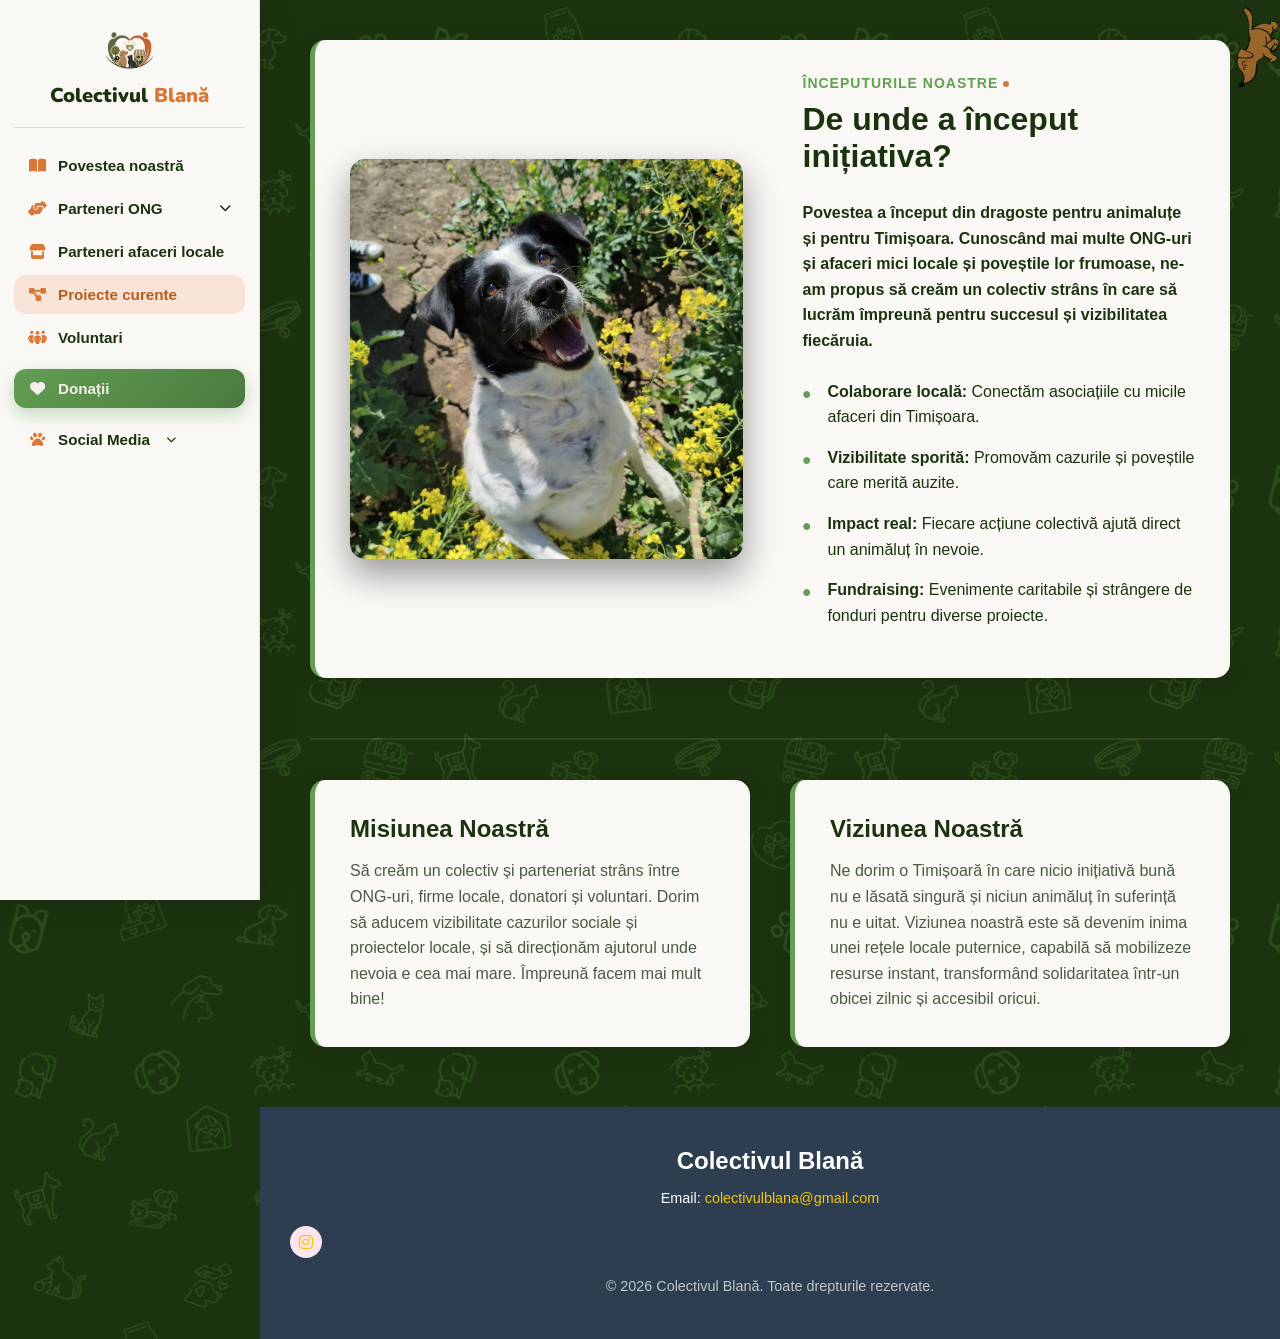
<file: index.html>
<!DOCTYPE html>
<html lang="ro">
<head>
    <meta charset="UTF-8">
    <meta name="viewport" content="width=device-width, initial-scale=1.0">
    <title>Colectivul Blană - ONG</title>
    <link rel="icon" type="image/png" href="Imagini/logocolectiv.png">
    <link rel="stylesheet" href="https://cdnjs.cloudflare.com/ajax/libs/font-awesome/6.5.1/css/all.min.css">
    <link href="https://fonts.googleapis.com/css2?family=Fredoka:wght@600;700&display=swap" rel="stylesheet">
    <link rel="stylesheet" href="style.css">
    
    <meta property="og:image" content="https://colectivulblana.ro/Imagini/urlthumbnail.png">
<meta property="og:image:width" content="1200">
<meta property="og:image:height" content="630">
<meta property="og:title" content="Colectivul Blană - ONG">
<meta property="og:description" content="Conectăm asociațiile de protecție a animalelor cu afacerile locale din Timișoara.">
<meta property="og:url" content="https://colectivulblana.ro">
<meta property="og:type" content="website">
</head>
<body>

<div id="content-wrap">

    <!-- Animația dachshund -->
    <div id="dachshund-scroll-wrapper">
        <img src="Imagini/dachshund_rear.png" id="dachshund-rear" alt="Rear">
        <div id="dachshund-body">
            <img src="Imagini/dachshund_head.png" id="dachshund-head" alt="Head">
        </div>
    </div>

    <!-- Navbar -->
<div class="sidebar-backdrop" id="sidebarBackdrop"></div>

<header class="navbar" id="sidebar">
    <button class="hamburger" id="hamburger" aria-label="Meniu" aria-expanded="false">
        <span></span>
        <span></span>
        <span></span>
    </button>

    <a href="index.html" class="sidebar-brand">
        <img src="Imagini/logocolectiv.png" alt="Logo Colectiv" class="logo-img">
        <span class="logo-text">Colectivul <span class="accent">Blană</span></span>
    </a>

    <ul class="nav-links">
        <li><a href="index.html#povestea-noastra"><i class="fas fa-book-open nav-ico"></i> Povestea noastră</a></li>
        <li class="dropdown">
            <a href="parteneri-ong.html" class="dropdown-toggle"><i class="fas fa-handshake-angle nav-ico"></i> Parteneri ONG <i class="fas fa-chevron-down arrow"></i></a>
            <ul class="dropdown-menu">
                <li><a href="parteneri-ong.html">Listă Parteneri ONG</a></li>
                <li><a href="adoptii.html">Adopții</a></li>
                <li><a href="super-seniori.html">#SuperSeniori</a></li>
            </ul>
        </li>
        <li><a href="parteneri-afaceri.html"><i class="fas fa-store nav-ico"></i> Parteneri afaceri locale</a></li>
        <li><a href="proiecte.html" class="active"><i class="fas fa-diagram-project nav-ico"></i> Proiecte curente</a></li>
        <li><a href="voluntari.html"><i class="fas fa-people-group nav-ico"></i> Voluntari</a></li>
        <li><a href="donatii.html" class="btn-donatie"><i class="fas fa-heart nav-ico"></i> Donații</a></li>
        <li class="dropdown">
            <a href="#" class="dropdown-toggle social-toggle">
                <i class="fas fa-paw nav-ico"></i> Social Media <i class="fas fa-chevron-down arrow"></i>
            </a>
            <ul class="dropdown-menu">
                <li><a href="https://www.facebook.com/profile.php?id=61593568241003" target="_blank" rel="noopener noreferrer"><i class="fab fa-facebook-f"></i> Facebook</a></li>
                <li><a href="https://www.tiktok.com/@colectivulblana" target="_blank" rel="noopener noreferrer"><i class="fab fa-tiktok"></i> TikTok</a></li>
                <li><a href="https://www.instagram.com/colectivulblana/" target="_blank" rel="noopener noreferrer"><i class="fab fa-instagram"></i> Instagram</a></li>
            </ul>
        </li>
    </ul>
</header>

    <!-- Conținut principal -->
    <main>
        <section id="povestea-noastra" class="about-section">
            <div class="about-container mv-box">
                <div class="about-slideshow">
                    <div class="slides">
                        <img class="slide active" src="Animale/poza1.jpeg" alt="Cățel Colectivul Blană">
                        <img class="slide" src="Animale/poza2.jpeg" alt="Cățel Colectivul Blană">
                        <img class="slide" src="Animale/poza3.jpeg" alt="Cățel Colectivul Blană">
                        <img class="slide" src="Animale/poza4.jpeg" alt="Cățel Colectivul Blană">
                        <img class="slide" src="Animale/poza5.jpeg" alt="Cățel Colectivul Blană">
                    </div>
                </div>
                <div class="about-bullets">
                    <span class="subtitle">Începuturile noastre</span>
                    <h2>De unde a început inițiativa?</h2>
                    <p class="story-intro-text">
                        Povestea a început din dragoste pentru animaluțe și pentru Timișoara.
                        Cunoscând mai multe ONG-uri și afaceri mici locale și poveștile lor frumoase,
                        ne-am propus să creăm un colectiv strâns în care să lucrăm împreună pentru
                        succesul și vizibilitatea fiecăruia.
                    </p>
                    <ul class="story-bullets">
                        <li><strong>Colaborare locală:</strong> Conectăm asociațiile cu micile afaceri din Timișoara.</li>
                        <li><strong>Vizibilitate sporită:</strong> Promovăm cazurile și poveștile care merită auzite.</li>
                        <li><strong>Impact real:</strong> Fiecare acțiune colectivă ajută direct un animăluț în nevoie.</li>
                        <li><strong>Fundraising:</strong> Evenimente caritabile și strângere de fonduri pentru diverse proiecte.</li>
                    </ul>
                </div>
            </div>
            <div class="mission-vision-container">
                <div class="mv-box mission">
                    <h3>Misiunea Noastră</h3>
                    <p>Să creăm un colectiv și parteneriat strâns între ONG-uri, firme locale, donatori și voluntari.
                    Dorim să aducem vizibilitate cazurilor sociale și proiectelor locale, și să direcționăm ajutorul
                    unde nevoia e cea mai mare. Împreună facem mai mult bine!</p>
                </div>
                <div class="mv-box vision">
                    <h3>Viziunea Noastră</h3>
                    <p>Ne dorim o Timișoară în care nicio inițiativă bună nu e lăsată singură și niciun animăluț în suferință nu e uitat.
                    Viziunea noastră este să devenim inima unei rețele locale puternice, capabilă să mobilizeze resurse instant,
                    transformând solidaritatea într-un obicei zilnic și accesibil oricui.</p>
                </div>
            </div>
        </section>
    </main>

</div><!-- /content-wrap -->

<footer>
    <div class="footer-content">
        <h3>Colectivul Blană</h3>
        <p>Email: <a href="mailto:colectivulblana@gmail.com">colectivulblana@gmail.com</a></p>
        <div class="footer-social">
            <a href="https://www.instagram.com/colectivulblana/" target="_blank" rel="noopener noreferrer" class="social-link insta-icon">
                <i class="fab fa-instagram"></i>
            </a>
        </div>
        <p class="copyright">&copy; 2026 Colectivul Blană. Toate drepturile rezervate.</p>
    </div>
</footer>

<script>
window.addEventListener('scroll', function() {
    let winScroll = document.body.scrollTop || document.documentElement.scrollTop;
    let height = document.documentElement.scrollHeight - document.documentElement.clientHeight;
    let scrolled = height > 0 ? (winScroll / height) * 100 : 0;
    document.getElementById("dachshund-body").style.height = scrolled + "%";
});

let currentSlide = 0;
const slides = document.querySelectorAll('.slide');
function nextSlide() {
    slides[currentSlide].classList.remove('active');
    currentSlide = (currentSlide + 1) % slides.length;
    slides[currentSlide].classList.add('active');
}
setInterval(nextSlide, 3000);
</script>
<script>
const hamburger = document.getElementById('hamburger');
const navLinks = document.querySelector('.nav-links');

hamburger.addEventListener('click', () => {
    hamburger.classList.toggle('open');
    navLinks.classList.toggle('open');
});
</script>

<script>
    const glob = document.getElementById('socialGlob');

glob.addEventListener('mouseenter', () => glob.classList.add('open'));
glob.addEventListener('mouseleave', () => glob.classList.remove('open'));

glob.addEventListener('click', (e) => {
    if (window.innerWidth < 900) {
        if (!e.target.closest('a')) {
            e.preventDefault();
            glob.classList.toggle('open');
        }
    }
});
</script>
<script>
(function () {
    var sidebar = document.getElementById('sidebar');
    var hamburger = document.getElementById('hamburger');
    var backdrop = document.getElementById('sidebarBackdrop');

    function setOpen(open) {
        sidebar.classList.toggle('open', open);
        backdrop.classList.toggle('show', open);
        hamburger.setAttribute('aria-expanded', open ? 'true' : 'false');
        document.body.style.overflow = open ? 'hidden' : '';
    }

    hamburger.addEventListener('click', function () { setOpen(!sidebar.classList.contains('open')); });
    backdrop.addEventListener('click', function () { setOpen(false); });

    sidebar.querySelectorAll('.dropdown-toggle').forEach(function (toggle) {
        toggle.addEventListener('click', function (e) {
            e.preventDefault();
            toggle.parentElement.classList.toggle('open');
        });
    });

    sidebar.querySelectorAll('.dropdown-menu a, .nav-links > li:not(.dropdown) > a').forEach(function (a) {
        a.addEventListener('click', function () { setOpen(false); });
    });

    var active = sidebar.querySelector('.dropdown-menu a.active');
    if (active) active.closest('.dropdown').classList.add('open');
})();
</script>
</body>
</html>
</file>
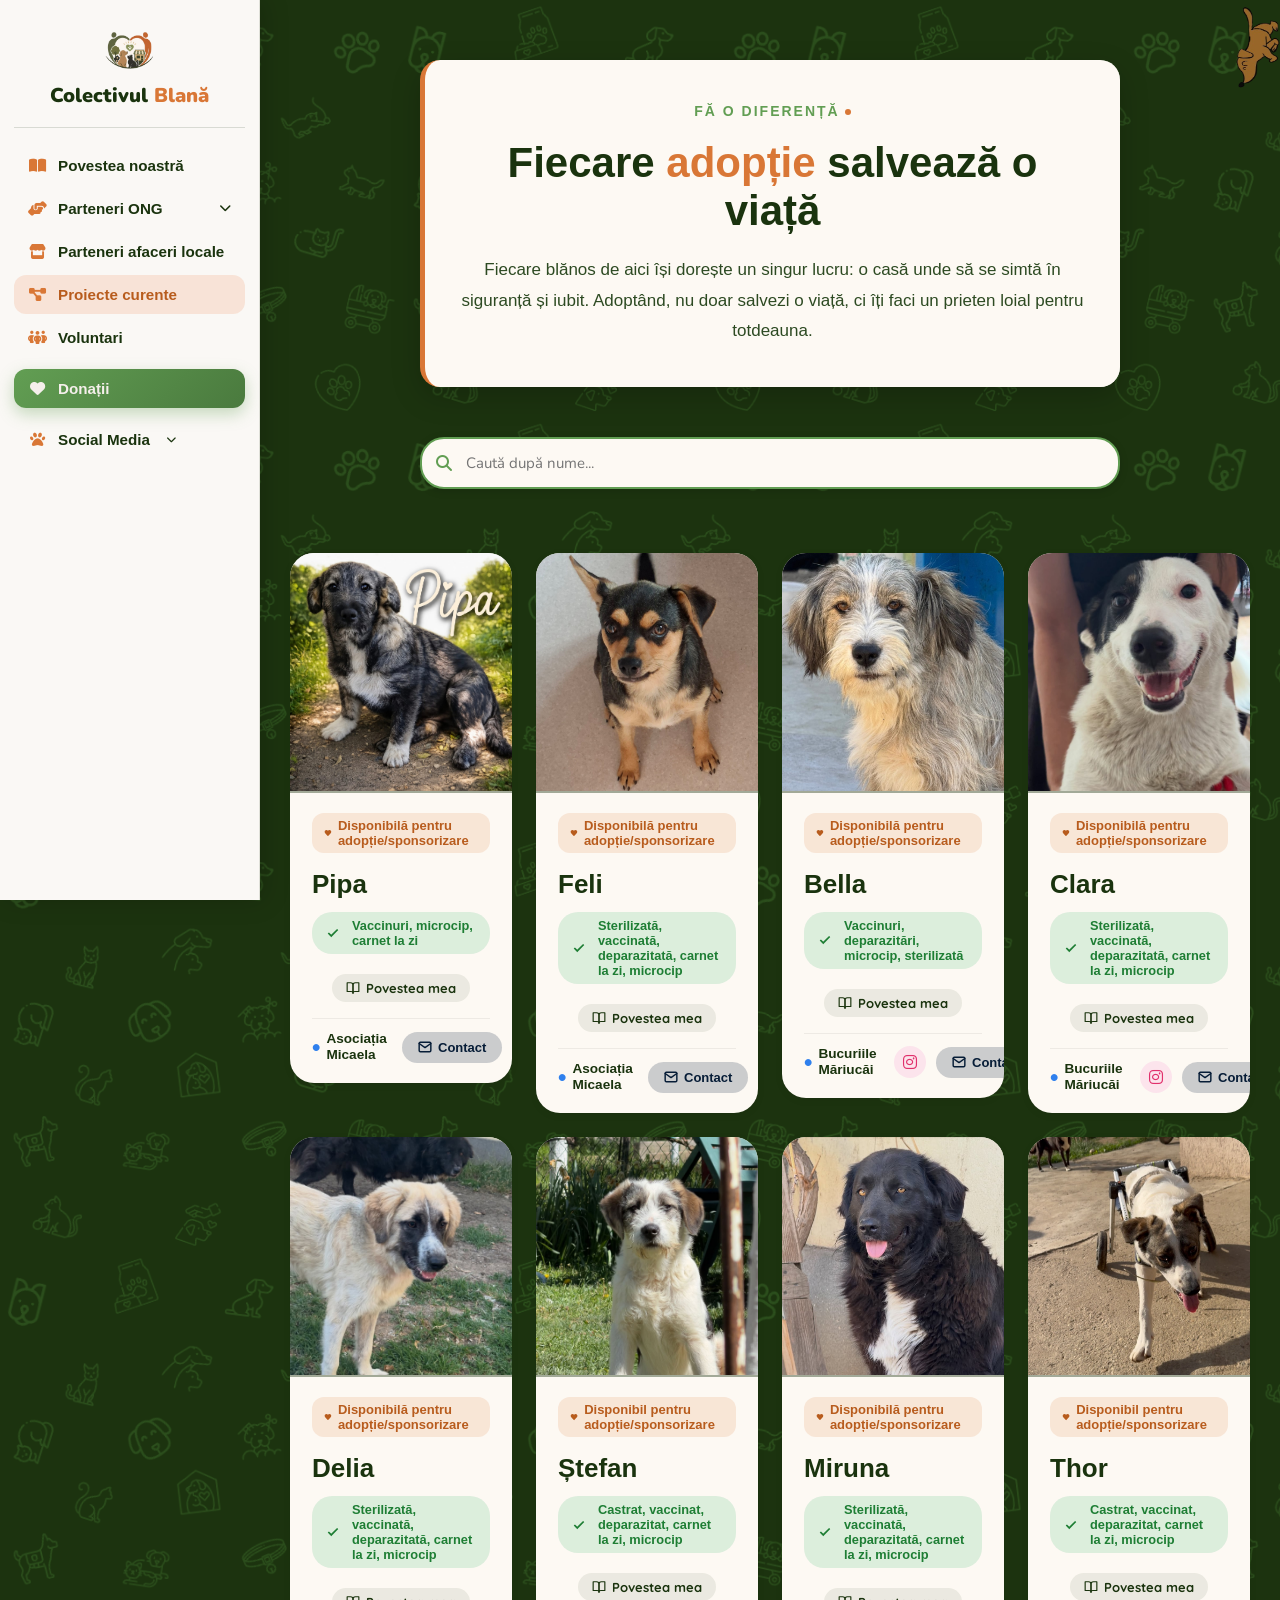
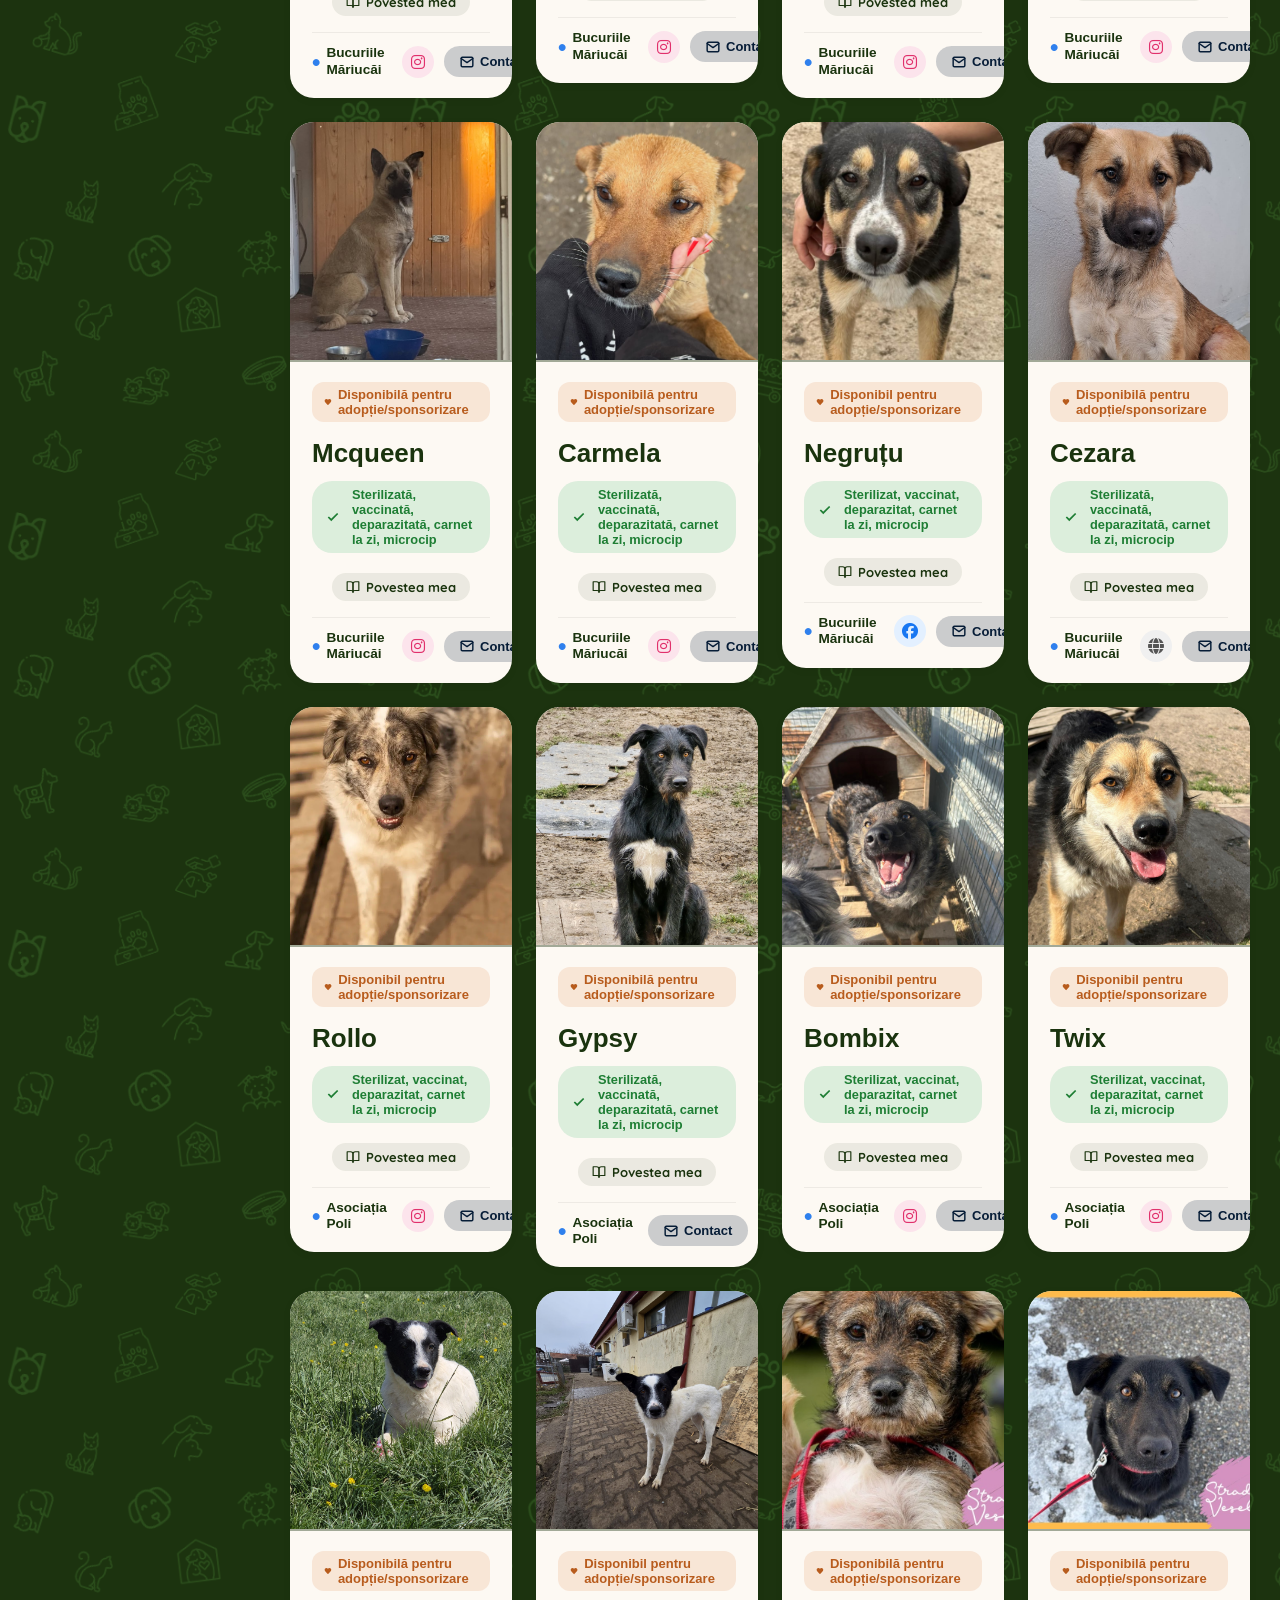
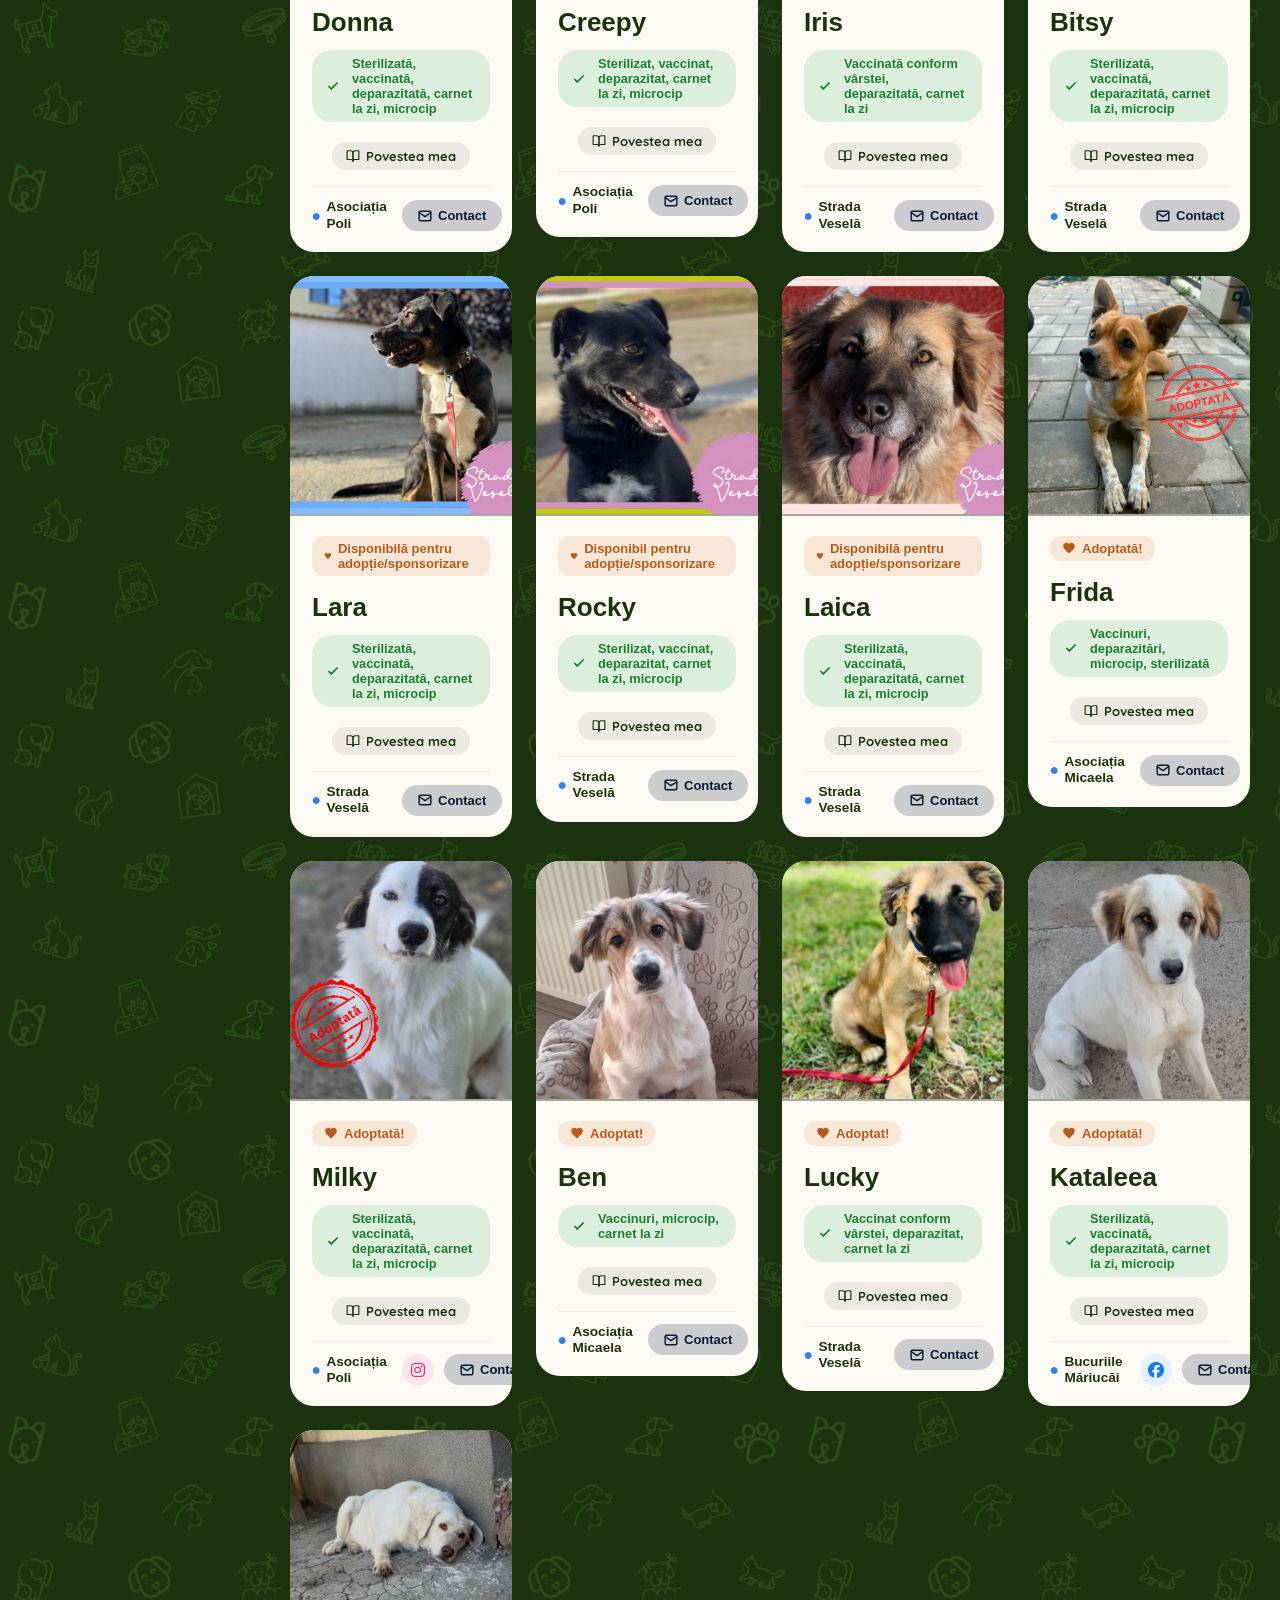
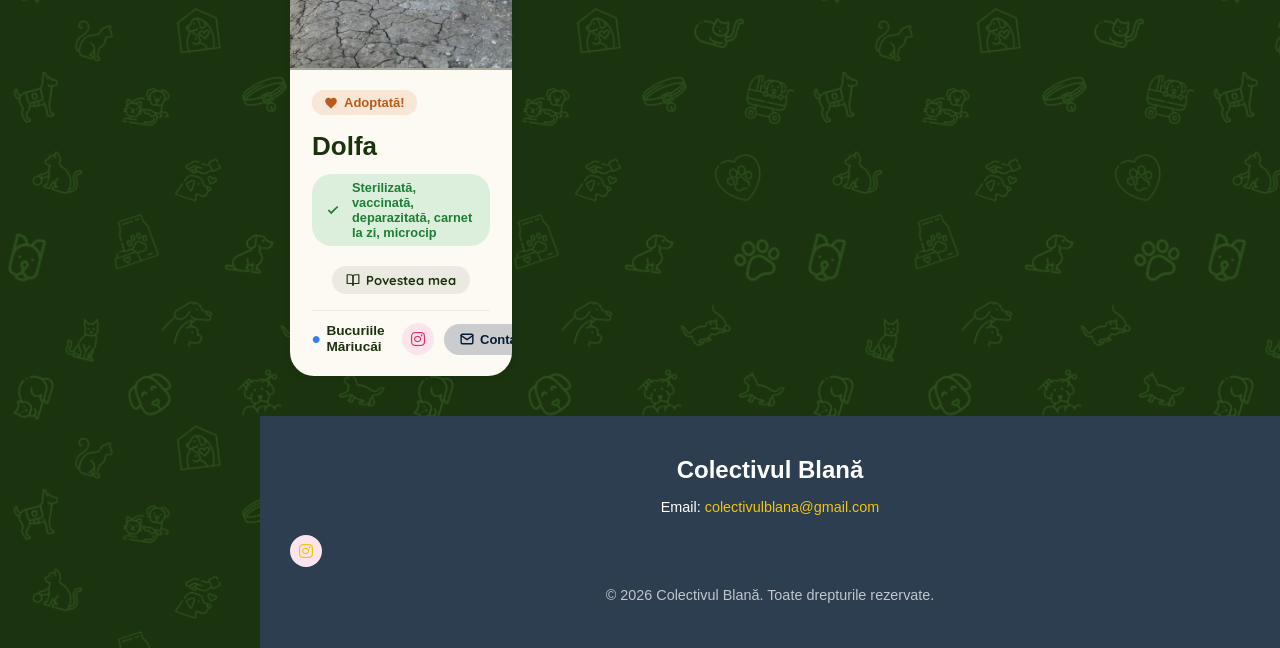
<file: adoptii.html>
<!DOCTYPE html>
<html lang="ro">
<head>
    <meta charset="UTF-8">
    <meta name="viewport" content="width=device-width, initial-scale=1.0">
    <title>Adopții - Colectivul Blană</title>
    <link rel="stylesheet" href="https://cdnjs.cloudflare.com/ajax/libs/font-awesome/6.5.1/css/all.min.css">
    
    <link rel="icon" type="image/png" href="Imagini/logocolectiv.png">
    <link rel="stylesheet" href="style.css">
    <link rel="stylesheet" href="https://cdnjs.cloudflare.com/ajax/libs/font-awesome/6.5.1/css/all.min.css">
    <style>
        body {
            background-color: #213a14;
            background-image: url(Doodles/Background.png);
            background-repeat: repeat;
            background-size: 400px;
        }
    </style>
    <meta property="og:image" content="https://colectivulblana.ro/Imagini/urlthumbnail.png">
<meta property="og:image:width" content="1200">
<meta property="og:image:height" content="630">
<meta property="og:title" content="Colectivul Blană - ONG">
<meta property="og:description" content="Conectăm asociațiile de protecție a animalelor cu afacerile locale din Timișoara.">
<meta property="og:url" content="https://colectivulblana.ro">
<meta property="og:type" content="website">
</head>
<body>

<div id="content-wrap">

    <div id="dachshund-scroll-wrapper">
        <img src="Imagini/dachshund_rear.png" id="dachshund-rear" alt="Rear">
        <div id="dachshund-body">
            <img src="Imagini/dachshund_head.png" id="dachshund-head" alt="Head">
        </div>
    </div>

<div class="sidebar-backdrop" id="sidebarBackdrop"></div>

<header class="navbar" id="sidebar">
    <button class="hamburger" id="hamburger" aria-label="Meniu" aria-expanded="false">
        <span></span>
        <span></span>
        <span></span>
    </button>

    <a href="index.html" class="sidebar-brand">
        <img src="Imagini/logocolectiv.png" alt="Logo Colectiv" class="logo-img">
        <span class="logo-text">Colectivul <span class="accent">Blană</span></span>
    </a>

    <ul class="nav-links">
        <li><a href="index.html#povestea-noastra"><i class="fas fa-book-open nav-ico"></i> Povestea noastră</a></li>
        <li class="dropdown">
            <a href="parteneri-ong.html" class="dropdown-toggle"><i class="fas fa-handshake-angle nav-ico"></i> Parteneri ONG <i class="fas fa-chevron-down arrow"></i></a>
            <ul class="dropdown-menu">
                <li><a href="parteneri-ong.html">Listă Parteneri ONG</a></li>
                <li><a href="adoptii.html">Adopții</a></li>
                <li><a href="super-seniori.html">#SuperSeniori</a></li>
            </ul>
        </li>
        <li><a href="parteneri-afaceri.html"><i class="fas fa-store nav-ico"></i> Parteneri afaceri locale</a></li>
        <li><a href="proiecte.html" class="active"><i class="fas fa-diagram-project nav-ico"></i> Proiecte curente</a></li>
        <li><a href="voluntari.html"><i class="fas fa-people-group nav-ico"></i> Voluntari</a></li>
        <li><a href="donatii.html" class="btn-donatie"><i class="fas fa-heart nav-ico"></i> Donații</a></li>
        <li class="dropdown">
            <a href="#" class="dropdown-toggle social-toggle">
                <i class="fas fa-paw nav-ico"></i> Social Media <i class="fas fa-chevron-down arrow"></i>
            </a>
            <ul class="dropdown-menu">
                <li><a href="https://www.facebook.com/profile.php?id=61593568241003" target="_blank" rel="noopener noreferrer"><i class="fab fa-facebook-f"></i> Facebook</a></li>
                <li><a href="https://www.tiktok.com/@colectivulblana" target="_blank" rel="noopener noreferrer"><i class="fab fa-tiktok"></i> TikTok</a></li>
                <li><a href="https://www.instagram.com/colectivulblana/" target="_blank" rel="noopener noreferrer"><i class="fab fa-instagram"></i> Instagram</a></li>
            </ul>
        </li>
    </ul>
</header>

    <main>

       <div class="adoptie-intro">
    <span class="subtitle">Fă o Diferență</span>
    <h1>Fiecare <span style="color:#D97736;">adopție</span> salvează o viață</h1>
    <p>
        Fiecare blănos de aici își dorește un singur lucru: o casă unde să se simtă 
        în siguranță și iubit. Adoptând, nu doar salvezi o viață, ci îți faci un prieten 
        loial pentru totdeauna.
    </p>
</div>
<div class="partner-search-wrapper">
  <i class="fas fa-search partner-search-icon"></i>
  <input type="text" id="adoptieSearch" placeholder="Caută după nume..." class="partner-search-input">
</div>
        <div class="container-carduri">



            <!-- Pipa -->
            <div class="card card-flip">
    <div class="card-inner">

        <!-- FAȚĂ -->
        <div class="card-front">
            <div class="card-image-wrapper">
                <img src="Adoptii/Pipa.jpeg" alt="Pipa">
            </div>
            <div class="card-content">
                <div class="badge-adoptie">
            <svg viewBox="0 0 24 24"><path d="M12 21.35l-1.45-1.32C5.4 15.36 2 12.28 2 8.5 2 5.42 4.42 3 7.5 3c1.74 0 3.41.81 4.5 2.09C13.09 3.81 14.76 3 16.5 3 19.58 3 22 5.42 22 8.5c0 3.78-3.4 6.86-8.55 11.54L12 21.35z"/></svg>
            Disponibilă pentru adopție/sponsorizare
        </div>
                <h2>Pipa</h2>
                <div class="health-check">
            <svg viewBox="0 0 24 24" width="14" height="14" fill="none" stroke="currentColor" stroke-width="3">
                <polyline points="20 6 9 17 4 12"></polyline>
            </svg>
            Vaccinuri, microcip, carnet la zi
        </div>
                <button class="btn-poveste" onclick="flipCard(this)">
        <svg viewBox="0 0 24 24"><path d="M2 3h6a4 4 0 0 1 4 4v14a3 3 0 0 0-3-3H2z"></path><path d="M22 3h-6a4 4 0 0 0-4 4v14a3 3 0 0 1 3-3h7z"></path></svg>
        Povestea mea
    </button>
                <div class="footer-info">
            <div class="asociatie-container">
                <!-- Logo asociație -->
                <span class="asociatie-text">Asociația Micaela</span>           </div>
            
            <!-- Buton contact standardizat -->
            <button class="btn-contact-card" onclick="openModal(this)" data-nume="Asociația Micaela" data-email="asociatiamicaelatm@yahoo.com" data-adresa="Timișoara, România">
                <svg viewBox="0 0 24 24"><path d="M4 4h16c1.1 0 2 .9 2 2v12c0 1.1-.9 2-2 2H4c-1.1 0-2-.9-2-2V6c0-1.1.9-2 2-2z"></path><polyline points="22,6 12,13 2,6"></polyline></svg>
                Contact
            </button>
        </div>
            </div>
        </div>

        <!-- SPATE -->
        <div class="card-back">
            <p class="bio-text">Foarte prietenoasă, cuminte și drăgălașă. Se înțelege foarte bine cu cățeii și pisicile. Se comportă exemplar și în casă. În mașină îi place foarte mult și merge și cu lesa.</p>
            <div class="card-back-footer">
                <button class="btn-flip-back" onclick="flipCard(this)">
                    <svg viewBox="0 0 24 24"><polyline points="15 18 9 12 15 6"></polyline></svg>
                    Înapoi
                </button>
            </div>
        </div>

    </div>
</div>


<div class="card card-flip">
    <div class="card-inner">

        <!-- FAȚĂ -->
        <div class="card-front">
            <div class="card-image-wrapper">
                <img src="Adoptii/Feli.jpeg" alt="Feli">
            </div>
            <div class="card-content">
                <div class="badge-adoptie">
            <svg viewBox="0 0 24 24"><path d="M12 21.35l-1.45-1.32C5.4 15.36 2 12.28 2 8.5 2 5.42 4.42 3 7.5 3c1.74 0 3.41.81 4.5 2.09C13.09 3.81 14.76 3 16.5 3 19.58 3 22 5.42 22 8.5c0 3.78-3.4 6.86-8.55 11.54L12 21.35z"/></svg>
            Disponibilă pentru adopție/sponsorizare
        </div>
                <h2>Feli</h2>
                <div class="health-check">
            <svg viewBox="0 0 24 24" width="14" height="14" fill="none" stroke="currentColor" stroke-width="3"><polyline points="20 6 9 17 4 12"></polyline></svg>
            Sterilizată, vaccinată, deparazitată, carnet la zi, microcip
        </div>
                <button class="btn-poveste" onclick="flipCard(this)">
        <svg viewBox="0 0 24 24"><path d="M2 3h6a4 4 0 0 1 4 4v14a3 3 0 0 0-3-3H2z"></path><path d="M22 3h-6a4 4 0 0 0-4 4v14a3 3 0 0 1 3-3h7z"></path></svg>
        Povestea mea
    </button>
                <div class="footer-info">
            <div class="asociatie-container">
                <span class="asociatie-text">Asociația Micaela</span>
            </div>
            <button class="btn-contact-card" onclick="openModal(this)" data-nume="Asociația Micaela" data-email="asociatiamicaelatm@yahoo.com" data-adresa="Timișoara, România">
                <svg viewBox="0 0 24 24"><path d="M4 4h16c1.1 0 2 .9 2 2v12c0 1.1-.9 2-2 2H4c-1.1 0-2-.9-2-2V6c0-1.1.9-2 2-2z"></path><polyline points="22,6 12,13 2,6"></polyline></svg>
                Contact
            </button>
        </div>
            </div>
        </div>

        <!-- SPATE -->
        <div class="card-back">
            <p class="bio-text">O dulceață de cățelușă, jucăușă, energică și foarte prietenoasă. Iubește cățeii, pisicile, oamenii și adoră să stea în brațe și să fie alintată. Este o companie minunată, ideală pentru orice familie.</p>
            <div class="card-back-footer">
                <button class="btn-flip-back" onclick="flipCard(this)">
                    <svg viewBox="0 0 24 24"><polyline points="15 18 9 12 15 6"></polyline></svg>
                    Înapoi
                </button>
            </div>
        </div>

    </div>
</div>

            <!-- Bella -->
<div class="card card-flip">
    <div class="card-inner">

        <!-- FAȚĂ -->
        <div class="card-front">
            <div class="card-image-wrapper">
                <img src="Adoptii/Bella.jpeg" alt="Bella">
            </div>
            <div class="card-content">
                <div class="badge-adoptie">
            <svg viewBox="0 0 24 24"><path d="M12 21.35l-1.45-1.32C5.4 15.36 2 12.28 2 8.5 2 5.42 4.42 3 7.5 3c1.74 0 3.41.81 4.5 2.09C13.09 3.81 14.76 3 16.5 3 19.58 3 22 5.42 22 8.5c0 3.78-3.4 6.86-8.55 11.54L12 21.35z"/></svg>
            Disponibilă pentru adopție/sponsorizare
        </div>
                <h2>Bella</h2>
                <div class="health-check">
            <svg viewBox="0 0 24 24" width="14" height="14" fill="none" stroke="currentColor" stroke-width="3"><polyline points="20 6 9 17 4 12"></polyline></svg>
            Vaccinuri, deparazitări, microcip, sterilizată
        </div>
                <button class="btn-poveste" onclick="flipCard(this)">
        <svg viewBox="0 0 24 24"><path d="M2 3h6a4 4 0 0 1 4 4v14a3 3 0 0 0-3-3H2z"></path><path d="M22 3h-6a4 4 0 0 0-4 4v14a3 3 0 0 1 3-3h7z"></path></svg>
        Povestea mea
    </button>
                <div class="footer-info">
            <div class="asociatie-container">
                <span class="asociatie-text">Bucuriile Măriucăi</span>
                <a href="https://www.instagram.com/p/DZiWNDDCOxZ/" target="_blank" class="insta-icon">
                    <i class="fab fa-instagram"></i>
                </a>
            </div>
            
            <button class="btn-contact-card" onclick="openModal(this)" data-nume="Bucuriile Măriucăi" data-telefon="+40 728 790 581" data-email="bucuriilemariucai@gmail.com" data-adresa="Giarmata, Timiș, 307210">
                <svg viewBox="0 0 24 24"><path d="M4 4h16c1.1 0 2 .9 2 2v12c0 1.1-.9 2-2 2H4c-1.1 0-2-.9-2-2V6c0-1.1.9-2 2-2z"></path><polyline points="22,6 12,13 2,6"></polyline></svg>
                Contact
            </button>
        </div>
            </div>
        </div>

        <!-- SPATE -->
        <div class="card-back">
            <p class="bio-text">Bella este o fetiță minunată, blândă și dornică de afecțiune. Așteaptă cu nerăbdare o familie care să îi ofere șansa de a fi iubită. Bella își caută omul sau îngerul de la distanță!</p>
            <div class="card-back-footer">
                <button class="btn-flip-back" onclick="flipCard(this)">
                    <svg viewBox="0 0 24 24"><polyline points="15 18 9 12 15 6"></polyline></svg>
                    Înapoi
                </button>
            </div>
        </div>

    </div>
</div>

<!-- Șablon pentru cardurile Bucuriile Măriucăi -->

<div class="card card-flip">
    <div class="card-inner">

        <!-- FAȚĂ -->
        <div class="card-front">
            <div class="card-image-wrapper">
                <img src="Adoptii/Clara.jpeg" alt="Clara">
                <div class="tags"><span>Talie medie</span></div>
            </div>
            <div class="card-content">
                <div class="badge-adoptie">
                    <svg viewBox="0 0 24 24"><path d="M12 21.35l-1.45-1.32C5.4 15.36 2 12.28 2 8.5 2 5.42 4.42 3 7.5 3c1.74 0 3.41.81 4.5 2.09C13.09 3.81 14.76 3 16.5 3 19.58 3 22 5.42 22 8.5c0 3.78-3.4 6.86-8.55 11.54L12 21.35z"/></svg>
                    Disponibilă pentru adopție/sponsorizare
                </div>
                <h2>Clara</h2>
                <div class="health-check">
                    <svg viewBox="0 0 24 24" width="14" height="14" fill="none" stroke="currentColor" stroke-width="3"><polyline points="20 6 9 17 4 12"></polyline></svg>
                    Sterilizată, vaccinată, deparazitată, carnet la zi, microcip
                </div>
                <button class="btn-poveste" onclick="flipCard(this)">
        <svg viewBox="0 0 24 24"><path d="M2 3h6a4 4 0 0 1 4 4v14a3 3 0 0 0-3-3H2z"></path><path d="M22 3h-6a4 4 0 0 0-4 4v14a3 3 0 0 1 3-3h7z"></path></svg>
        Povestea mea
    </button>
                <div class="footer-info">
                    <div class="asociatie-container">
                        <span class="asociatie-text">Bucuriile Măriucăi</span>
                        <a href="https://www.instagram.com/p/DZieWtKiBeb/?img_index=1" target="_blank" class="insta-icon"><i class="fab fa-instagram"></i></a>
                    </div>
                    <div style="display:flex; gap:6px; align-items:center;">
                        <button class="btn-contact-card" onclick="openModal(this)" data-nume="Bucuriile Măriucăi" data-telefon="+40 728 790 581" data-email="bucuriilemariucai@gmail.com" data-adresa="Giarmata, Timiș, 307210">
                            <svg viewBox="0 0 24 24"><path d="M4 4h16c1.1 0 2 .9 2 2v12c0 1.1-.9 2-2 2H4c-1.1 0-2-.9-2-2V6c0-1.1.9-2 2-2z"></path><polyline points="22,6 12,13 2,6"></polyline></svg>
                            Contact
                        </button>
                    </div>
                </div>
            </div>
        </div>

        <!-- SPATE -->
        <div class="card-back">
            <p class="bio-text">Clara este o frumusețe de talie medie, sora lui Caramel. Este o fetiță blândă, afectuoasă și dornică de iubire. Îi place compania oamenilor, se bucură de fiecare mângâiere și are nevoie de un loc pe care să îl poată numi „acasă". O prietenă loială, mereu pregătită să vă întâmpine cu bucurie.</p>
            <div class="card-back-footer">
                <button class="btn-flip-back" onclick="flipCard(this)">
                    <svg viewBox="0 0 24 24"><polyline points="15 18 9 12 15 6"></polyline></svg>
                    Înapoi
                </button>
            </div>
        </div>

    </div>
</div>

<!-- Delia -->
<div class="card card-flip">
    <div class="card-inner">

        <!-- FAȚĂ -->
        <div class="card-front">
            <div class="card-image-wrapper">
                <img src="Adoptii/Delia.jpg" alt="Delia">
            </div>
            <div class="card-content">
                <div class="badge-adoptie"><svg viewBox="0 0 24 24"><path d="M12 21.35l-1.45-1.32C5.4 15.36 2 12.28 2 8.5 2 5.42 4.42 3 7.5 3c1.74 0 3.41.81 4.5 2.09C13.09 3.81 14.76 3 16.5 3 19.58 3 22 5.42 22 8.5c0 3.78-3.4 6.86-8.55 11.54L12 21.35z"/></svg> Disponibilă pentru adopție/sponsorizare</div>
                <h2>Delia</h2>
                <div class="health-check"><svg viewBox="0 0 24 24" width="14" height="14" fill="none" stroke="currentColor" stroke-width="3"><polyline points="20 6 9 17 4 12"></polyline></svg> Sterilizată, vaccinată, deparazitată, carnet la zi, microcip</div>
                <button class="btn-poveste" onclick="flipCard(this)">
        <svg viewBox="0 0 24 24"><path d="M2 3h6a4 4 0 0 1 4 4v14a3 3 0 0 0-3-3H2z"></path><path d="M22 3h-6a4 4 0 0 0-4 4v14a3 3 0 0 1 3-3h7z"></path></svg>
        Povestea mea
    </button>
                <div class="footer-info">
            <div class="asociatie-container">
                <span class="asociatie-text">Bucuriile Măriucăi</span>
                <a href="https://www.instagram.com/p/DZNrEE5iHB5/" target="_blank" class="insta-icon"><i class="fab fa-instagram"></i></a>
            </div>
            <button class="btn-contact-card" onclick="openModal(this)" data-nume="Bucuriile Măriucăi" data-telefon="+40 728 790 581" data-email="bucuriilemariucai@gmail.com" data-adresa="Giarmata, Timiș, 307210"><svg viewBox="0 0 24 24"><path d="M4 4h16c1.1 0 2 .9 2 2v12c0 1.1-.9 2-2 2H4c-1.1 0-2-.9-2-2V6c0-1.1.9-2 2-2z"></path><polyline points="22,6 12,13 2,6"></polyline></svg> Contact</button>
        </div>
            </div>
        </div>

        <!-- SPATE -->
        <div class="card-back">
            <p class="bio-text">Ea abia și-a început noua viață. Recent sterilizată și ajunsă de curând la noi, această fetiță dulce privește cu timiditate tot ce este nou în jurul ei. În spatele ochilor curioși se ascunde un suflet blând și iubitor, gata să ofere toată afecțiunea sa celui care îi va deschide inima și casa.</p>
            <div class="card-back-footer">
                <button class="btn-flip-back" onclick="flipCard(this)">
                    <svg viewBox="0 0 24 24"><polyline points="15 18 9 12 15 6"></polyline></svg>
                    Înapoi
                </button>
            </div>
        </div>

    </div>
</div>

<!-- Ștefan -->
<div class="card card-flip">
    <div class="card-inner">

        <!-- FAȚĂ -->
        <div class="card-front">
            <div class="card-image-wrapper">
                <img src="Adoptii/Stefan.jpg" alt="Ștefan">
            </div>
            <div class="card-content">
                <div class="badge-adoptie"><svg viewBox="0 0 24 24"><path d="M12 21.35l-1.45-1.32C5.4 15.36 2 12.28 2 8.5 2 5.42 4.42 3 7.5 3c1.74 0 3.41.81 4.5 2.09C13.09 3.81 14.76 3 16.5 3 19.58 3 22 5.42 22 8.5c0 3.78-3.4 6.86-8.55 11.54L12 21.35z"/></svg> Disponibil pentru adopție/sponsorizare</div>
                <h2>Ștefan</h2>
                <div class="health-check"><svg viewBox="0 0 24 24" width="14" height="14" fill="none" stroke="currentColor" stroke-width="3"><polyline points="20 6 9 17 4 12"></polyline></svg> Castrat, vaccinat, deparazitat, carnet la zi, microcip</div>
                <button class="btn-poveste" onclick="flipCard(this)">
        <svg viewBox="0 0 24 24"><path d="M2 3h6a4 4 0 0 1 4 4v14a3 3 0 0 0-3-3H2z"></path><path d="M22 3h-6a4 4 0 0 0-4 4v14a3 3 0 0 1 3-3h7z"></path></svg>
        Povestea mea
    </button>
                <div class="footer-info">
            <div class="asociatie-container">
                <span class="asociatie-text">Bucuriile Măriucăi</span>
                <a href="https://www.instagram.com/p/DZH8jWfCEls/" target="_blank" class="insta-icon"><i class="fab fa-instagram"></i></a>
            </div>
            <button class="btn-contact-card" onclick="openModal(this)" data-nume="Bucuriile Măriucăi" data-telefon="+40 728 790 581" data-email="bucuriilemariucai@gmail.com" data-adresa="Giarmata, Timiș, 307210"><svg viewBox="0 0 24 24"><path d="M4 4h16c1.1 0 2 .9 2 2v12c0 1.1-.9 2-2 2H4c-1.1 0-2-.9-2-2V6c0-1.1.9-2 2-2z"></path><polyline points="22,6 12,13 2,6"></polyline></svg> Contact</button>
        </div>
            </div>
        </div>

        <!-- SPATE -->
        <div class="card-back">
            <p class="bio-text">Ștefan are doar 7 luni și deja a trecut printr-o despărțire pe care nu a înțeles-o. S-a întors la noi după ce familia care l-a adoptat și-a vândut casa și nu l-a mai putut păstra. Este un cățel iubitor, jucăuș și plin de viață, care își caută din nou o familie pe care să o numească „acasă".</p>
            <div class="card-back-footer">
                <button class="btn-flip-back" onclick="flipCard(this)">
                    <svg viewBox="0 0 24 24"><polyline points="15 18 9 12 15 6"></polyline></svg>
                    Înapoi
                </button>
            </div>
        </div>

    </div>
</div>

<!-- Miruna -->
<div class="card card-flip">
    <div class="card-inner">

        <!-- FAȚĂ -->
        <div class="card-front">
            <div class="card-image-wrapper">
                <img src="Adoptii/Miruna.jpg" alt="Miruna">
            </div>
            <div class="card-content">
                <div class="badge-adoptie"><svg viewBox="0 0 24 24"><path d="M12 21.35l-1.45-1.32C5.4 15.36 2 12.28 2 8.5 2 5.42 4.42 3 7.5 3c1.74 0 3.41.81 4.5 2.09C13.09 3.81 14.76 3 16.5 3 19.58 3 22 5.42 22 8.5c0 3.78-3.4 6.86-8.55 11.54L12 21.35z"/></svg> Disponibilă pentru adopție/sponsorizare</div>
                <h2>Miruna</h2>
                <div class="health-check"><svg viewBox="0 0 24 24" width="14" height="14" fill="none" stroke="currentColor" stroke-width="3"><polyline points="20 6 9 17 4 12"></polyline></svg> Sterilizată, vaccinată, deparazitată, carnet la zi, microcip</div>
                <button class="btn-poveste" onclick="flipCard(this)">
        <svg viewBox="0 0 24 24"><path d="M2 3h6a4 4 0 0 1 4 4v14a3 3 0 0 0-3-3H2z"></path><path d="M22 3h-6a4 4 0 0 0-4 4v14a3 3 0 0 1 3-3h7z"></path></svg>
        Povestea mea
    </button>
                <div class="footer-info">
            <div class="asociatie-container">
                <span class="asociatie-text">Bucuriile Măriucăi</span>
                <a href="https://www.instagram.com/p/DZCQus6iGiv/" target="_blank" class="insta-icon"><i class="fab fa-instagram"></i></a>
            </div>
            <button class="btn-contact-card" onclick="openModal(this)" data-nume="Bucuriile Măriucăi" data-telefon="+40 728 790 581" data-email="bucuriilemariucai@gmail.com" data-adresa="Giarmata, Timiș, 307210"><svg viewBox="0 0 24 24"><path d="M4 4h16c1.1 0 2 .9 2 2v12c0 1.1-.9 2-2 2H4c-1.1 0-2-.9-2-2V6c0-1.1.9-2 2-2z"></path><polyline points="22,6 12,13 2,6"></polyline></svg> Contact</button>
        </div>
            </div>
        </div>

        <!-- SPATE -->
        <div class="card-back">
            <p class="bio-text">O uriașă cu suflet de aur! Blândă, iubitoare și puțin timidă la început, dar odată ce îți oferă încrederea ei, te va iubi din toată inima. Gata să-și găsească familia! Nu poți adopta acasă? Adoptă de la distanță! Printr-o donație lunară, ajuți la hrana, îngrijirea și tratamentele unui suflet aflat în adăpost.</p>
            <div class="card-back-footer">
                <button class="btn-flip-back" onclick="flipCard(this)">
                    <svg viewBox="0 0 24 24"><polyline points="15 18 9 12 15 6"></polyline></svg>
                    Înapoi
                </button>
            </div>
        </div>

    </div>
</div>


<!-- Thor -->
<div class="card card-flip">
    <div class="card-inner">

        <!-- FAȚĂ -->
        <div class="card-front">
            <div class="card-image-wrapper">
                <img src="Adoptii/Thor.jpg" alt="Thor">
            </div>
            <div class="card-content">
                <div class="badge-adoptie"><svg viewBox="0 0 24 24"><path d="M12 21.35l-1.45-1.32C5.4 15.36 2 12.28 2 8.5 2 5.42 4.42 3 7.5 3c1.74 0 3.41.81 4.5 2.09C13.09 3.81 14.76 3 16.5 3 19.58 3 22 5.42 22 8.5c0 3.78-3.4 6.86-8.55 11.54L12 21.35z"/></svg> Disponibil pentru adopție/sponsorizare</div>
                <h2>Thor</h2>
                <div class="health-check"><svg viewBox="0 0 24 24" width="14" height="14" fill="none" stroke="currentColor" stroke-width="3"><polyline points="20 6 9 17 4 12"></polyline></svg> Castrat, vaccinat, deparazitat, carnet la zi, microcip</div>
                <button class="btn-poveste" onclick="flipCard(this)">
        <svg viewBox="0 0 24 24"><path d="M2 3h6a4 4 0 0 1 4 4v14a3 3 0 0 0-3-3H2z"></path><path d="M22 3h-6a4 4 0 0 0-4 4v14a3 3 0 0 1 3-3h7z"></path></svg>
        Povestea mea
    </button>
                <div class="footer-info">
            <div class="asociatie-container">
                <span class="asociatie-text">Bucuriile Măriucăi</span>
                <a href="https://www.instagram.com/p/DY5U4rGESBZ/" target="_blank" class="insta-icon"><i class="fab fa-instagram"></i></a>
            </div>
            <button class="btn-contact-card" onclick="openModal(this)" data-nume="Bucuriile Măriucăi" data-telefon="+40 728 790 581" data-email="bucuriilemariucai@gmail.com" data-adresa="Giarmata, Timiș, 307210"><svg viewBox="0 0 24 24"><path d="M4 4h16c1.1 0 2 .9 2 2v12c0 1.1-.9 2-2 2H4c-1.1 0-2-.9-2-2V6c0-1.1.9-2 2-2z"></path><polyline points="22,6 12,13 2,6"></polyline></svg> Contact</button>
        </div>
            </div>
        </div>

        <!-- SPATE -->
        <div class="card-back">
            <p class="bio-text">Thor este un suflet special, ambasadorul cățeilor cu dizabilități. Deși este paralizat pe partea din spate, nu a renunțat niciodată să lupte. Are o voință uriașă și o privire caldă, demonstrând că valoarea unui suflet nu stă în perfecțiune, ci în puterea de a merge înainte. Caută o familie care să îi ofere iubirea pe care o merită din plin.</p>
            <div class="card-back-footer">
                <button class="btn-flip-back" onclick="flipCard(this)">
                    <svg viewBox="0 0 24 24"><polyline points="15 18 9 12 15 6"></polyline></svg>
                    Înapoi
                </button>
            </div>
        </div>

    </div>
</div>

<!-- Mcqueen -->
<div class="card card-flip">
    <div class="card-inner">

        <!-- FAȚĂ -->
        <div class="card-front">
            <div class="card-image-wrapper">
                <img src="Adoptii/Mcqueen.jpg" alt="Mcqueen">
            </div>
            <div class="card-content">
                <div class="badge-adoptie"><svg viewBox="0 0 24 24"><path d="M12 21.35l-1.45-1.32C5.4 15.36 2 12.28 2 8.5 2 5.42 4.42 3 7.5 3c1.74 0 3.41.81 4.5 2.09C13.09 3.81 14.76 3 16.5 3 19.58 3 22 5.42 22 8.5c0 3.78-3.4 6.86-8.55 11.54L12 21.35z"/></svg> Disponibilă pentru adopție/sponsorizare</div>
                <h2>Mcqueen</h2>
                <div class="health-check"><svg viewBox="0 0 24 24" width="14" height="14" fill="none" stroke="currentColor" stroke-width="3"><polyline points="20 6 9 17 4 12"></polyline></svg> Sterilizată, vaccinată, deparazitată, carnet la zi, microcip</div>
                <button class="btn-poveste" onclick="flipCard(this)">
        <svg viewBox="0 0 24 24"><path d="M2 3h6a4 4 0 0 1 4 4v14a3 3 0 0 0-3-3H2z"></path><path d="M22 3h-6a4 4 0 0 0-4 4v14a3 3 0 0 1 3-3h7z"></path></svg>
        Povestea mea
    </button>
                <div class="footer-info">
            <div class="asociatie-container">
                <span class="asociatie-text">Bucuriile Măriucăi</span>
                <a href="https://www.instagram.com/p/DZLPKfviGFm/" target="_blank" class="insta-icon"><i class="fab fa-instagram"></i></a>
            </div>
            <button class="btn-contact-card" onclick="openModal(this)" data-nume="Bucuriile Măriucăi" data-telefon="+40 728 790 581" data-email="bucuriilemariucai@gmail.com" data-adresa="Giarmata, Timiș, 307210"><svg viewBox="0 0 24 24"><path d="M4 4h16c1.1 0 2 .9 2 2v12c0 1.1-.9 2-2 2H4c-1.1 0-2-.9-2-2V6c0-1.1.9-2 2-2z"></path><polyline points="22,6 12,13 2,6"></polyline></svg> Contact</button>
        </div>
            </div>
        </div>

        <!-- SPATE -->
        <div class="card-back">
            <p class="bio-text">Mcqueen este o fetiță superbă care încă se teme de oameni, dar în fiecare zi face pași înainte. Viața nu a învățat-o să aibă încredere, însă ea descoperă acum că mâinile oamenilor pot aduce mângâieri, nu frică. Își așteaptă omul răbdător, alături de care să învețe că iubirea există.</p>
            <div class="card-back-footer">
                <button class="btn-flip-back" onclick="flipCard(this)">
                    <svg viewBox="0 0 24 24"><polyline points="15 18 9 12 15 6"></polyline></svg>
                    Înapoi
                </button>
            </div>
        </div>

    </div>
</div>

<!-- Carmela -->
<div class="card card-flip">
    <div class="card-inner">

        <!-- FAȚĂ -->
        <div class="card-front">
            <div class="card-image-wrapper">
                <img src="Adoptii/Carmela.jpg" alt="Carmela">
            </div>
            <div class="card-content">
                <div class="badge-adoptie"><svg viewBox="0 0 24 24"><path d="M12 21.35l-1.45-1.32C5.4 15.36 2 12.28 2 8.5 2 5.42 4.42 3 7.5 3c1.74 0 3.41.81 4.5 2.09C13.09 3.81 14.76 3 16.5 3 19.58 3 22 5.42 22 8.5c0 3.78-3.4 6.86-8.55 11.54L12 21.35z"/></svg> Disponibilă pentru adopție/sponsorizare</div>
                <h2>Carmela</h2>
                <div class="health-check"><svg viewBox="0 0 24 24" width="14" height="14" fill="none" stroke="currentColor" stroke-width="3"><polyline points="20 6 9 17 4 12"></polyline></svg> Sterilizată, vaccinată, deparazitată, carnet la zi, microcip</div>
                <button class="btn-poveste" onclick="flipCard(this)">
        <svg viewBox="0 0 24 24"><path d="M2 3h6a4 4 0 0 1 4 4v14a3 3 0 0 0-3-3H2z"></path><path d="M22 3h-6a4 4 0 0 0-4 4v14a3 3 0 0 1 3-3h7z"></path></svg>
        Povestea mea
    </button>
                <div class="footer-info">
            <div class="asociatie-container">
                <span class="asociatie-text">Bucuriile Măriucăi</span>
                <a href="https://www.instagram.com/p/DZnv8hMCIne/" target="_blank" class="insta-icon"><i class="fab fa-instagram"></i></a>
            </div>
            <button class="btn-contact-card" onclick="openModal(this)" data-nume="Bucuriile Măriucăi" data-telefon="+40 728 790 581" data-email="bucuriilemariucai@gmail.com" data-adresa="Giarmata, Timiș, 307210"><svg viewBox="0 0 24 24"><path d="M4 4h16c1.1 0 2 .9 2 2v12c0 1.1-.9 2-2 2H4c-1.1 0-2-.9-2-2V6c0-1.1.9-2 2-2z"></path><polyline points="22,6 12,13 2,6"></polyline></svg> Contact</button>
        </div>
            </div>
        </div>

        <!-- SPATE -->
        <div class="card-back">
            <p class="bio-text">Carmela este varianta lui Caramel în miniatură! O fetiță adorabilă, la fel de iubitoare și dornică de afecțiune, care iubește să se lipească de oameni și să îi îmbrățișeze. Caută o familie care să îi ofere iubirea și răsfățul pe care le merită din plin.</p>
            <div class="card-back-footer">
                <button class="btn-flip-back" onclick="flipCard(this)">
                    <svg viewBox="0 0 24 24"><polyline points="15 18 9 12 15 6"></polyline></svg>
                    Înapoi
                </button>
            </div>
        </div>

    </div>
</div>

<!-- Negruțu -->
<div class="card card-flip">
    <div class="card-inner">

        <!-- FAȚĂ -->
        <div class="card-front">
            <div class="card-image-wrapper">
                <img src="Adoptii/Negrutu.jpg" alt="Negrutu">
            </div>
            <div class="card-content">
                <div class="badge-adoptie"><svg viewBox="0 0 24 24"><path d="M12 21.35l-1.45-1.32C5.4 15.36 2 12.28 2 8.5 2 5.42 4.42 3 7.5 3c1.74 0 3.41.81 4.5 2.09C13.09 3.81 14.76 3 16.5 3 19.58 3 22 5.42 22 8.5c0 3.78-3.4 6.86-8.55 11.54L12 21.35z"/></svg> Disponibil pentru adopție/sponsorizare</div>
                <h2>Negruțu</h2>
                <div class="health-check"><svg viewBox="0 0 24 24" width="14" height="14" fill="none" stroke="currentColor" stroke-width="3"><polyline points="20 6 9 17 4 12"></polyline></svg> Sterilizat, vaccinat, deparazitat, carnet la zi, microcip</div>
                <button class="btn-poveste" onclick="flipCard(this)">
        <svg viewBox="0 0 24 24"><path d="M2 3h6a4 4 0 0 1 4 4v14a3 3 0 0 0-3-3H2z"></path><path d="M22 3h-6a4 4 0 0 0-4 4v14a3 3 0 0 1 3-3h7z"></path></svg>
        Povestea mea
    </button>
                <div class="footer-info">
            <div class="asociatie-container">
                <span class="asociatie-text">Bucuriile Măriucăi</span>
                <a href="https://www.facebook.com/permalink.php?story_fbid=pfbid02o2SpwzHfJuZb22sQBBG7dCMMi5UpJWYo6qhgCPWLphA1oTBVCzyASUrwd2Dwgja4l&id=61576627142441" target="_blank" class="social-link fb-icon"><i class="fab fa-facebook"></i></a>
            </div>
            <button class="btn-contact-card" onclick="openModal(this)" data-nume="Bucuriile Măriucăi" data-telefon="+40 728 790 581" data-email="bucuriilemariucai@gmail.com" data-adresa="Giarmata, Timiș, 307210"><svg viewBox="0 0 24 24"><path d="M4 4h16c1.1 0 2 .9 2 2v12c0 1.1-.9 2-2 2H4c-1.1 0-2-.9-2-2V6c0-1.1.9-2 2-2z"></path><polyline points="22,6 12,13 2,6"></polyline></svg> Contact</button>
        </div>
            </div>
        </div>

        <!-- SPATE -->
        <div class="card-back">
            <p class="bio-text">Negrutu este tot ce îți poți dori într-un câine și încă mai mult. Salvat împreună cu mama și frații săi, acest băiețel de 10 luni este echilibrat, blând, jucăuș și loial. Este foarte cuminte, nu strică lucruri prin casă și are chiar spirit de paznic. Își caută familia alături de care să crească frumos.</p>
            <div class="card-back-footer">
                <button class="btn-flip-back" onclick="flipCard(this)">
                    <svg viewBox="0 0 24 24"><polyline points="15 18 9 12 15 6"></polyline></svg>
                    Înapoi
                </button>
            </div>
        </div>

    </div>
</div>

<!-- Cezara -->
<div class="card card-flip">
    <div class="card-inner">

        <!-- FAȚĂ -->
        <div class="card-front">
            <div class="card-image-wrapper">
                <img src="Adoptii/Cezara.png" alt="Cezara">
            </div>
            <div class="card-content">
                <div class="badge-adoptie"><svg viewBox="0 0 24 24"><path d="M12 21.35l-1.45-1.32C5.4 15.36 2 12.28 2 8.5 2 5.42 4.42 3 7.5 3c1.74 0 3.41.81 4.5 2.09C13.09 3.81 14.76 3 16.5 3 19.58 3 22 5.42 22 8.5c0 3.78-3.4 6.86-8.55 11.54L12 21.35z"/></svg> Disponibilă pentru adopție/sponsorizare</div>
                <h2>Cezara</h2>
                <div class="health-check"><svg viewBox="0 0 24 24" width="14" height="14" fill="none" stroke="currentColor" stroke-width="3"><polyline points="20 6 9 17 4 12"></polyline></svg> Sterilizată, vaccinată, deparazitată, carnet la zi, microcip</div>
                <button class="btn-poveste" onclick="flipCard(this)">
        <svg viewBox="0 0 24 24"><path d="M2 3h6a4 4 0 0 1 4 4v14a3 3 0 0 0-3-3H2z"></path><path d="M22 3h-6a4 4 0 0 0-4 4v14a3 3 0 0 1 3-3h7z"></path></svg>
        Povestea mea
    </button>
                <div class="footer-info">
            <div class="asociatie-container">
                <span class="asociatie-text">Bucuriile Măriucăi</span>
                <a href="https://bucuriile-mariucai.ro/2026/01/30/cezara-cauta-familie/" target="_blank" class="social-link web-icon"><i class="fas fa-globe"></i></a>
            </div>
            <button class="btn-contact-card" onclick="openModal(this)" data-nume="Bucuriile Măriucăi" data-telefon="+40 728 790 581" data-email="bucuriilemariucai@gmail.com" data-adresa="Giarmata, Timiș, 307210"><svg viewBox="0 0 24 24"><path d="M4 4h16c1.1 0 2 .9 2 2v12c0 1.1-.9 2-2 2H4c-1.1 0-2-.9-2-2V6c0-1.1.9-2 2-2z"></path><polyline points="22,6 12,13 2,6"></polyline></svg> Contact</button>
        </div>
            </div>
        </div>

        <!-- SPATE -->
        <div class="card-back">
            <p class="bio-text">Cezara este o cățelușă tânără și blândă, numită astfel pentru asemănarea ei cu Cezar. A fost salvată într-o stare dificilă, dar a impresionat tot personalul medical prin blândețea cu care a acceptat tratamentele pentru tăietura de la picior (acum complet vindecată). Este jucăușă, voioasă și plină de viață, așteptându-și familia care să o iubească așa cum merită.</p>
            <div class="card-back-footer">
                <button class="btn-flip-back" onclick="flipCard(this)">
                    <svg viewBox="0 0 24 24"><polyline points="15 18 9 12 15 6"></polyline></svg>
                    Înapoi
                </button>
            </div>
        </div>

    </div>
</div>

<div class="card card-flip">
    <div class="card-inner">

        <!-- FAȚĂ -->
        <div class="card-front">
            <div class="card-image-wrapper">
                <img src="Adoptii/Rollo.jpeg" alt="Rollo">
            </div>
            <div class="card-content">
                <div class="badge-adoptie">
            <svg viewBox="0 0 24 24"><path d="M12 21.35l-1.45-1.32C5.4 15.36 2 12.28 2 8.5 2 5.42 4.42 3 7.5 3c1.74 0 3.41.81 4.5 2.09C13.09 3.81 14.76 3 16.5 3 19.58 3 22 5.42 22 8.5c0 3.78-3.4 6.86-8.55 11.54L12 21.35z"/></svg>
            Disponibil pentru adopție/sponsorizare
        </div>
                <h2>Rollo</h2>
                <div class="health-check">
    <svg viewBox="0 0 24 24" width="14" height="14" fill="none" stroke="currentColor" stroke-width="3">
        <polyline points="20 6 9 17 4 12"></polyline>
    </svg>
    Sterilizat, vaccinat, deparazitat, carnet la zi, microcip
</div>
                <button class="btn-poveste" onclick="flipCard(this)">
        <svg viewBox="0 0 24 24"><path d="M2 3h6a4 4 0 0 1 4 4v14a3 3 0 0 0-3-3H2z"></path><path d="M22 3h-6a4 4 0 0 0-4 4v14a3 3 0 0 1 3-3h7z"></path></svg>
        Povestea mea
    </button>
                <div class="footer-info">
            <div class="asociatie-container">
                <span class="asociatie-text">Asociația Poli</span>
                <a href="https://www.instagram.com/p/DZu2CXuCP4f/" target="_blank" class="insta-icon">
                    <i class="fab fa-instagram"></i>
                </a>
            </div>
            
            <button class="btn-contact-card" onclick="openModal(this)" data-nume="Asociația Poli">
                <svg viewBox="0 0 24 24"><path d="M4 4h16c1.1 0 2 .9 2 2v12c0 1.1-.9 2-2 2H4c-1.1 0-2-.9-2-2V6c0-1.1.9-2 2-2z"></path><polyline points="22,6 12,13 2,6"></polyline></svg>
                Contact
            </button>
        </div>
            </div>
        </div>

        <!-- SPATE -->
        <div class="card-back">
            <p class="bio-text">Rollo este un câine calm și cumpătat care creează o legătură profundă cu puțini oameni, nu cu toată lumea din prima clipă. Caută o familie care să vadă dincolo de cele două adopții eșuate și să îi ofere timpul necesar pentru a se simți, în sfârșit, acasă.</p>
            <div class="card-back-footer">
                <button class="btn-flip-back" onclick="flipCard(this)">
                    <svg viewBox="0 0 24 24"><polyline points="15 18 9 12 15 6"></polyline></svg>
                    Înapoi
                </button>
            </div>
        </div>

    </div>
</div>

<!-- Șablon pentru Asociația Poli -->

<!-- Gypsy -->
<div class="card card-flip">
    <div class="card-inner">

        <!-- FAȚĂ -->
        <div class="card-front">
            <div class="card-image-wrapper">
                <img src="Adoptii/Gypsy.jpeg" alt="Gypsy">
            </div>
            <div class="card-content">
                <div class="badge-adoptie"><svg viewBox="0 0 24 24"><path d="M12 21.35l-1.45-1.32C5.4 15.36 2 12.28 2 8.5 2 5.42 4.42 3 7.5 3c1.74 0 3.41.81 4.5 2.09C13.09 3.81 14.76 3 16.5 3 19.58 3 22 5.42 22 8.5c0 3.78-3.4 6.86-8.55 11.54L12 21.35z"/></svg> Disponibilă pentru adopție/sponsorizare</div>
                <h2>Gypsy</h2>
                <div class="health-check"><svg viewBox="0 0 24 24" width="14" height="14" fill="none" stroke="currentColor" stroke-width="3"><polyline points="20 6 9 17 4 12"></polyline></svg> Sterilizată, vaccinată, deparazitată, carnet la zi, microcip</div>
                <button class="btn-poveste" onclick="flipCard(this)">
        <svg viewBox="0 0 24 24"><path d="M2 3h6a4 4 0 0 1 4 4v14a3 3 0 0 0-3-3H2z"></path><path d="M22 3h-6a4 4 0 0 0-4 4v14a3 3 0 0 1 3-3h7z"></path></svg>
        Povestea mea
    </button>
                <div class="footer-info">
            <div class="asociatie-container"><span class="asociatie-text">Asociația Poli</span></div>
            <button class="btn-contact-card" onclick="openModal(this)" data-nume="Asociația Poli" data-telefon="+40 731 473 824" data-email="asociatiapoli2024@gmail.com" data-adresa="Strada Înfrățirea nr. 93, Giarmata Vii, Timiș"><svg viewBox="0 0 24 24"><path d="M4 4h16c1.1 0 2 .9 2 2v12c0 1.1-.9 2-2 2H4c-1.1 0-2-.9-2-2V6c0-1.1.9-2 2-2z"></path><polyline points="22,6 12,13 2,6"></polyline></svg> Contact</button>
        </div>
            </div>
        </div>

        <!-- SPATE -->
        <div class="card-back">
            <p class="bio-text">Am aproximativ 1 an și jumătate și fac parte din cei 8 pui abandonați pe drumul dintre Giarmata Vii și Ghiroda. Viața nu m-a învățat prea ușor să am încredere în oameni. Sunt foarte speriată, nu mă simt confortabil în preajma copiilor, iar lesa este ceva ce încă nu am învățat să folosesc. Caut un om calm, blând și răbdător, care să accepte că voi avea nevoie de timp. Dacă îmi vei oferi șansa asta, promit să fac pași mici, dar sinceri, spre tine.</p>
            <div class="card-back-footer">
                <button class="btn-flip-back" onclick="flipCard(this)">
                    <svg viewBox="0 0 24 24"><polyline points="15 18 9 12 15 6"></polyline></svg>
                    Înapoi
                </button>
            </div>
        </div>

    </div>
</div>

<!-- Bombix -->
<div class="card card-flip">
    <div class="card-inner">

        <!-- FAȚĂ -->
        <div class="card-front">
            <div class="card-image-wrapper">
                <img src="Adoptii/Bombix.jpeg" alt="Bombix">
            </div>
            <div class="card-content">
                <div class="badge-adoptie"><svg viewBox="0 0 24 24"><path d="M12 21.35l-1.45-1.32C5.4 15.36 2 12.28 2 8.5 2 5.42 4.42 3 7.5 3c1.74 0 3.41.81 4.5 2.09C13.09 3.81 14.76 3 16.5 3 19.58 3 22 5.42 22 8.5c0 3.78-3.4 6.86-8.55 11.54L12 21.35z"/></svg> Disponibil pentru adopție/sponsorizare</div>
                <h2>Bombix</h2>
                <div class="health-check"><svg viewBox="0 0 24 24" width="14" height="14" fill="none" stroke="currentColor" stroke-width="3"><polyline points="20 6 9 17 4 12"></polyline></svg> Sterilizat, vaccinat, deparazitat, carnet la zi, microcip</div>
                <button class="btn-poveste" onclick="flipCard(this)">
        <svg viewBox="0 0 24 24"><path d="M2 3h6a4 4 0 0 1 4 4v14a3 3 0 0 0-3-3H2z"></path><path d="M22 3h-6a4 4 0 0 0-4 4v14a3 3 0 0 1 3-3h7z"></path></svg>
        Povestea mea
    </button>
                <div class="footer-info">
            <div class="asociatie-container">
                <span class="asociatie-text">Asociația Poli</span>
                <a href="https://www.instagram.com/p/DZuBb8HjqmG/" target="_blank" class="insta-icon"><i class="fab fa-instagram"></i></a>
            </div>
            <button class="btn-contact-card" onclick="openModal(this)" data-nume="Asociația Poli" data-telefon="+40 731 473 824" data-email="asociatiapoli2024@gmail.com" data-adresa="Strada Înfrățirea nr. 93, Giarmata Vii, Timiș"><svg viewBox="0 0 24 24"><path d="M4 4h16c1.1 0 2 .9 2 2v12c0 1.1-.9 2-2 2H4c-1.1 0-2-.9-2-2V6c0-1.1.9-2 2-2z"></path><polyline points="22,6 12,13 2,6"></polyline></svg> Contact</button>
        </div>
            </div>
        </div>

        <!-- SPATE -->
        <div class="card-back">
            <p class="bio-text">Un băiat tânăr, curios și mult mai sensibil decât lasă să se vadă…și puțin sperios. Caută pe cineva care să nu se sperie de frica lui și să-i arate, pas cu pas, că lumea poate fi un loc sigur.</p>
            <div class="card-back-footer">
                <button class="btn-flip-back" onclick="flipCard(this)">
                    <svg viewBox="0 0 24 24"><polyline points="15 18 9 12 15 6"></polyline></svg>
                    Înapoi
                </button>
            </div>
        </div>

    </div>
</div>

<!-- Twix -->
<div class="card card-flip">
    <div class="card-inner">

        <!-- FAȚĂ -->
        <div class="card-front">
            <div class="card-image-wrapper">
                <img src="Adoptii/Twix.jpeg" alt="Twix">
            </div>
            <div class="card-content">
                <div class="badge-adoptie"><svg viewBox="0 0 24 24"><path d="M12 21.35l-1.45-1.32C5.4 15.36 2 12.28 2 8.5 2 5.42 4.42 3 7.5 3c1.74 0 3.41.81 4.5 2.09C13.09 3.81 14.76 3 16.5 3 19.58 3 22 5.42 22 8.5c0 3.78-3.4 6.86-8.55 11.54L12 21.35z"/></svg> Disponibil pentru adopție/sponsorizare</div>
                <h2>Twix</h2>
                <div class="health-check"><svg viewBox="0 0 24 24" width="14" height="14" fill="none" stroke="currentColor" stroke-width="3"><polyline points="20 6 9 17 4 12"></polyline></svg> Sterilizat, vaccinat, deparazitat, carnet la zi, microcip</div>
                <button class="btn-poveste" onclick="flipCard(this)">
        <svg viewBox="0 0 24 24"><path d="M2 3h6a4 4 0 0 1 4 4v14a3 3 0 0 0-3-3H2z"></path><path d="M22 3h-6a4 4 0 0 0-4 4v14a3 3 0 0 1 3-3h7z"></path></svg>
        Povestea mea
    </button>
                <div class="footer-info">
            <div class="asociatie-container">
                <span class="asociatie-text">Asociația Poli</span>
                <a href="https://www.instagram.com/p/DZppqmiiKYz/" target="_blank" class="insta-icon"><i class="fab fa-instagram"></i></a>
            </div>
            <button class="btn-contact-card" onclick="openModal(this)" data-nume="Asociația Poli" data-telefon="+40 731 473 824" data-email="asociatiapoli2024@gmail.com" data-adresa="Strada Înfrățirea nr. 93, Giarmata Vii, Timiș"><svg viewBox="0 0 24 24"><path d="M4 4h16c1.1 0 2 .9 2 2v12c0 1.1-.9 2-2 2H4c-1.1 0-2-.9-2-2V6c0-1.1.9-2 2-2z"></path><polyline points="22,6 12,13 2,6"></polyline></svg> Contact</button>
        </div>
            </div>
        </div>

        <!-- SPATE -->
        <div class="card-back">
            <p class="bio-text">Este un cățel timid. Oamenii noi, locurile noi și zgomotele îl cam sperie. Dar dacă îi dai timp și răbdare, începe să aibă încredere. Nu caută o familie perfectă. Caută oameni care să înțeleagă că are nevoie de timp.</p>
            <div class="card-back-footer">
                <button class="btn-flip-back" onclick="flipCard(this)">
                    <svg viewBox="0 0 24 24"><polyline points="15 18 9 12 15 6"></polyline></svg>
                    Înapoi
                </button>
            </div>
        </div>

    </div>
</div>



<!-- Donna -->
<div class="card card-flip">
    <div class="card-inner">

        <!-- FAȚĂ -->
        <div class="card-front">
            <div class="card-image-wrapper">
                <img src="Adoptii/Donna.jpeg" alt="Donna">
            </div>
            <div class="card-content">
                <div class="badge-adoptie"><svg viewBox="0 0 24 24"><path d="M12 21.35l-1.45-1.32C5.4 15.36 2 12.28 2 8.5 2 5.42 4.42 3 7.5 3c1.74 0 3.41.81 4.5 2.09C13.09 3.81 14.76 3 16.5 3 19.58 3 22 5.42 22 8.5c0 3.78-3.4 6.86-8.55 11.54L12 21.35z"/></svg> Disponibilă pentru adopție/sponsorizare</div>
                <h2>Donna</h2>
                <div class="health-check"><svg viewBox="0 0 24 24" width="14" height="14" fill="none" stroke="currentColor" stroke-width="3"><polyline points="20 6 9 17 4 12"></polyline></svg> Sterilizată, vaccinată, deparazitată, carnet la zi, microcip</div>
                <button class="btn-poveste" onclick="flipCard(this)">
        <svg viewBox="0 0 24 24"><path d="M2 3h6a4 4 0 0 1 4 4v14a3 3 0 0 0-3-3H2z"></path><path d="M22 3h-6a4 4 0 0 0-4 4v14a3 3 0 0 1 3-3h7z"></path></svg>
        Povestea mea
    </button>
                <div class="footer-info">
            <div class="asociatie-container"><span class="asociatie-text">Asociația Poli</span></div>
            <button class="btn-contact-card" onclick="openModal(this)" data-nume="Asociația Poli" data-telefon="+40 731 473 824" data-email="asociatiapoli2024@gmail.com" data-adresa="Strada Înfrățirea nr. 93, Giarmata Vii, Timiș"><svg viewBox="0 0 24 24"><path d="M4 4h16c1.1 0 2 .9 2 2v12c0 1.1-.9 2-2 2H4c-1.1 0-2-.9-2-2V6c0-1.1.9-2 2-2z"></path><polyline points="22,6 12,13 2,6"></polyline></svg> Contact</button>
        </div>
            </div>
        </div>

        <!-- SPATE -->
        <div class="card-back">
            <p class="bio-text">Am aproximativ 1 an și jumătate și sunt una dintre cei 8 pui abandonați pe drumul dintre Giarmata Vii și Ghiroda. Sunt o cățelușă foarte timidă și încă mă sperii ușor de lucruri pe care alți câini poate le consideră normale. Nu prea mă împac cu agitația copiilor și nici mersul în lesă nu face parte din lucrurile pe care le cunosc. Am nevoie de o familie care să înțeleagă că adaptarea mea va dura. Dacă ai răbdare, blândețe și nu te aștepți să fiu câinele perfect din prima zi, poate că eu sunt sufletul care îți lipsește.</p>
            <div class="card-back-footer">
                <button class="btn-flip-back" onclick="flipCard(this)">
                    <svg viewBox="0 0 24 24"><polyline points="15 18 9 12 15 6"></polyline></svg>
                    Înapoi
                </button>
            </div>
        </div>

    </div>
</div>

<!-- Creepy -->
<div class="card card-flip">
    <div class="card-inner">

        <!-- FAȚĂ -->
        <div class="card-front">
            <div class="card-image-wrapper">
                <img src="Adoptii/Creepy.jpeg" alt="Creepy">
            </div>
            <div class="card-content">
                <div class="badge-adoptie"><svg viewBox="0 0 24 24"><path d="M12 21.35l-1.45-1.32C5.4 15.36 2 12.28 2 8.5 2 5.42 4.42 3 7.5 3c1.74 0 3.41.81 4.5 2.09C13.09 3.81 14.76 3 16.5 3 19.58 3 22 5.42 22 8.5c0 3.78-3.4 6.86-8.55 11.54L12 21.35z"/></svg> Disponibil pentru adopție/sponsorizare</div>
                <h2>Creepy</h2>
                <div class="health-check"><svg viewBox="0 0 24 24" width="14" height="14" fill="none" stroke="currentColor" stroke-width="3"><polyline points="20 6 9 17 4 12"></polyline></svg> Sterilizat, vaccinat, deparazitat, carnet la zi, microcip</div>
                <button class="btn-poveste" onclick="flipCard(this)">
        <svg viewBox="0 0 24 24"><path d="M2 3h6a4 4 0 0 1 4 4v14a3 3 0 0 0-3-3H2z"></path><path d="M22 3h-6a4 4 0 0 0-4 4v14a3 3 0 0 1 3-3h7z"></path></svg>
        Povestea mea
    </button>
                <div class="footer-info">
            <div class="asociatie-container"><span class="asociatie-text">Asociația Poli</span></div>
            <button class="btn-contact-card" onclick="openModal(this)" data-nume="Asociația Poli" data-telefon="+40 731 473 824" data-email="asociatiapoli2024@gmail.com" data-adresa="Strada Înfrățirea nr. 93, Giarmata Vii, Timiș"><svg viewBox="0 0 24 24"><path d="M4 4h16c1.1 0 2 .9 2 2v12c0 1.1-.9 2-2 2H4c-1.1 0-2-.9-2-2V6c0-1.1.9-2 2-2z"></path><polyline points="22,6 12,13 2,6"></polyline></svg> Contact</button>
        </div>
            </div>
        </div>

        <!-- SPATE -->
        <div class="card-back">
            <p class="bio-text">Am aproximativ 1 an și jumătate și sunt unul dintre cei 8 pui abandonați pe drumul dintre Giarmata Vii și Ghiroda. Încă mă tem de multe lucruri și am nevoie de foarte mult timp până să am încredere într-un om. Nu sunt obișnuit cu copiii și nici nu știu să merg în lesă. Am nevoie de un adoptator cu experiență sau de cineva dispus să învețe alături de mine, fără grabă și fără așteptări nerealiste. Pentru omul potrivit, sunt convins că pot deveni un prieten loial și recunoscător.</p>
            <div class="card-back-footer">
                <button class="btn-flip-back" onclick="flipCard(this)">
                    <svg viewBox="0 0 24 24"><polyline points="15 18 9 12 15 6"></polyline></svg>
                    Înapoi
                </button>
            </div>
        </div>

    </div>
</div>
 
<!-- Șablon pentru Strada Veselă -->



<!-- Iris -->
<div class="card card-flip">
    <div class="card-inner">

        <!-- FAȚĂ -->
        <div class="card-front">
            <div class="card-image-wrapper">
                <img src="Adoptii/Iris.jpeg" alt="Iris">
            </div>
            <div class="card-content">
                <div class="badge-adoptie"><svg viewBox="0 0 24 24"><path d="M12 21.35l-1.45-1.32C5.4 15.36 2 12.28 2 8.5 2 5.42 4.42 3 7.5 3c1.74 0 3.41.81 4.5 2.09C13.09 3.81 14.76 3 16.5 3 19.58 3 22 5.42 22 8.5c0 3.78-3.4 6.86-8.55 11.54L12 21.35z"/></svg> Disponibilă pentru adopție/sponsorizare</div>
                <h2>Iris</h2>
                <div class="health-check"><svg viewBox="0 0 24 24" width="14" height="14" fill="none" stroke="currentColor" stroke-width="3"><polyline points="20 6 9 17 4 12"></polyline></svg> Vaccinată conform vârstei, deparazitată, carnet la zi</div>
                <button class="btn-poveste" onclick="flipCard(this)">
        <svg viewBox="0 0 24 24"><path d="M2 3h6a4 4 0 0 1 4 4v14a3 3 0 0 0-3-3H2z"></path><path d="M22 3h-6a4 4 0 0 0-4 4v14a3 3 0 0 1 3-3h7z"></path></svg>
        Povestea mea
    </button>
                <div class="footer-info">
            <div class="asociatie-container"><span class="asociatie-text">Strada Veselă</span></div>
            <button class="btn-contact-card" onclick="openModal(this)" data-nume="Strada Veselă" data-telefon="0723 393 031" data-email="" data-adresa="Strada Alexandru Mocioni nr. 3, Giarmata, Timiș"><svg viewBox="0 0 24 24"><path d="M4 4h16c1.1 0 2 .9 2 2v12c0 1.1-.9 2-2 2H4c-1.1 0-2-.9-2-2V6c0-1.1.9-2 2-2z"></path><polyline points="22,6 12,13 2,6"></polyline></svg> Contact</button>
        </div>
            </div>
        </div>

        <!-- SPATE -->
        <div class="card-back">
            <p class="bio-text">Ea este cel mai energic și curajos copil pe care l-ați putea iubi! Tot ce își dorește mai mult pe această lume este să fie ținută în brațe și face tot ce poate să obțină asta. Are nevoie de un stăpân plin de iubire și cu nervi de oțel.</p>
            <div class="card-back-footer">
                <button class="btn-flip-back" onclick="flipCard(this)">
                    <svg viewBox="0 0 24 24"><polyline points="15 18 9 12 15 6"></polyline></svg>
                    Înapoi
                </button>
            </div>
        </div>

    </div>
</div>

<!-- Bitsy -->
<div class="card card-flip">
    <div class="card-inner">

        <!-- FAȚĂ -->
        <div class="card-front">
            <div class="card-image-wrapper">
                <img src="Adoptii/Bitsy.jpeg" alt="Bitsy">
            </div>
            <div class="card-content">
                <div class="badge-adoptie"><svg viewBox="0 0 24 24"><path d="M12 21.35l-1.45-1.32C5.4 15.36 2 12.28 2 8.5 2 5.42 4.42 3 7.5 3c1.74 0 3.41.81 4.5 2.09C13.09 3.81 14.76 3 16.5 3 19.58 3 22 5.42 22 8.5c0 3.78-3.4 6.86-8.55 11.54L12 21.35z"/></svg> Disponibilă pentru adopție/sponsorizare</div>
                <h2>Bitsy</h2>
                <div class="health-check"><svg viewBox="0 0 24 24" width="14" height="14" fill="none" stroke="currentColor" stroke-width="3"><polyline points="20 6 9 17 4 12"></polyline></svg> Sterilizată, vaccinată, deparazitată, carnet la zi, microcip</div>
                <button class="btn-poveste" onclick="flipCard(this)">
        <svg viewBox="0 0 24 24"><path d="M2 3h6a4 4 0 0 1 4 4v14a3 3 0 0 0-3-3H2z"></path><path d="M22 3h-6a4 4 0 0 0-4 4v14a3 3 0 0 1 3-3h7z"></path></svg>
        Povestea mea
    </button>
                <div class="footer-info">
            <div class="asociatie-container"><span class="asociatie-text">Strada Veselă</span></div>
            <button class="btn-contact-card" onclick="openModal(this)" data-nume="Strada Veselă" data-telefon="0723 393 031" data-email="" data-adresa="Strada Alexandru Mocioni nr. 3, Giarmata, Timiș"><svg viewBox="0 0 24 24"><path d="M4 4h16c1.1 0 2 .9 2 2v12c0 1.1-.9 2-2 2H4c-1.1 0-2-.9-2-2V6c0-1.1.9-2 2-2z"></path><polyline points="22,6 12,13 2,6"></polyline></svg> Contact</button>
        </div>
            </div>
        </div>

        <!-- SPATE -->
        <div class="card-back">
            <p class="bio-text">Este o cățelușă cuminte, docilă și cu un temperament extrem de cald. Poate locui cu alți câini, deși este puțin timidă la început. Ea are nevoie de o familie răbdătoare și blândă care să îi ofere timp pentru a se acomoda și a-și arăta întreaga afecțiune. Oferă-i o șansă!</p>
            <div class="card-back-footer">
                <button class="btn-flip-back" onclick="flipCard(this)">
                    <svg viewBox="0 0 24 24"><polyline points="15 18 9 12 15 6"></polyline></svg>
                    Înapoi
                </button>
            </div>
        </div>

    </div>
</div>

<!-- Lara -->
<div class="card card-flip">
    <div class="card-inner">

        <!-- FAȚĂ -->
        <div class="card-front">
            <div class="card-image-wrapper">
                <img src="Adoptii/Lara.jpeg" alt="Lara">
            </div>
            <div class="card-content">
                <div class="badge-adoptie"><svg viewBox="0 0 24 24"><path d="M12 21.35l-1.45-1.32C5.4 15.36 2 12.28 2 8.5 2 5.42 4.42 3 7.5 3c1.74 0 3.41.81 4.5 2.09C13.09 3.81 14.76 3 16.5 3 19.58 3 22 5.42 22 8.5c0 3.78-3.4 6.86-8.55 11.54L12 21.35z"/></svg> Disponibilă pentru adopție/sponsorizare</div>
                <h2>Lara</h2>
                <div class="health-check"><svg viewBox="0 0 24 24" width="14" height="14" fill="none" stroke="currentColor" stroke-width="3"><polyline points="20 6 9 17 4 12"></polyline></svg> Sterilizată, vaccinată, deparazitată, carnet la zi, microcip</div>
                <button class="btn-poveste" onclick="flipCard(this)">
        <svg viewBox="0 0 24 24"><path d="M2 3h6a4 4 0 0 1 4 4v14a3 3 0 0 0-3-3H2z"></path><path d="M22 3h-6a4 4 0 0 0-4 4v14a3 3 0 0 1 3-3h7z"></path></svg>
        Povestea mea
    </button>
                <div class="footer-info">
            <div class="asociatie-container"><span class="asociatie-text">Strada Veselă</span></div>
            <button class="btn-contact-card" onclick="openModal(this)" data-nume="Strada Veselă" data-telefon="0723 393 031" data-email="" data-adresa="Strada Alexandru Mocioni nr. 3, Giarmata, Timiș"><svg viewBox="0 0 24 24"><path d="M4 4h16c1.1 0 2 .9 2 2v12c0 1.1-.9 2-2 2H4c-1.1 0-2-.9-2-2V6c0-1.1.9-2 2-2z"></path><polyline points="22,6 12,13 2,6"></polyline></svg> Contact</button>
        </div>
            </div>
        </div>

        <!-- SPATE -->
        <div class="card-back">
            <p class="bio-text">Este echilibrată, inteligentă, loială și extrem de prietenoasă cu oamenii, copiii și cu alți câini. Este obișnuită cu plimbările zilnice în lesă. Are nevoie de o familie devotată care să îi ofere afecțiune, socializare și acces la interior și exterior.</p>
            <div class="card-back-footer">
                <button class="btn-flip-back" onclick="flipCard(this)">
                    <svg viewBox="0 0 24 24"><polyline points="15 18 9 12 15 6"></polyline></svg>
                    Înapoi
                </button>
            </div>
        </div>

    </div>
</div>

<!-- Rocky -->
<div class="card card-flip">
    <div class="card-inner">

        <!-- FAȚĂ -->
        <div class="card-front">
            <div class="card-image-wrapper">
                <img src="Adoptii/Rocky.jpeg" alt="Rocky">
            </div>
            <div class="card-content">
                <div class="badge-adoptie"><svg viewBox="0 0 24 24"><path d="M12 21.35l-1.45-1.32C5.4 15.36 2 12.28 2 8.5 2 5.42 4.42 3 7.5 3c1.74 0 3.41.81 4.5 2.09C13.09 3.81 14.76 3 16.5 3 19.58 3 22 5.42 22 8.5c0 3.78-3.4 6.86-8.55 11.54L12 21.35z"/></svg> Disponibil pentru adopție/sponsorizare</div>
                <h2>Rocky</h2>
                <div class="health-check"><svg viewBox="0 0 24 24" width="14" height="14" fill="none" stroke="currentColor" stroke-width="3"><polyline points="20 6 9 17 4 12"></polyline></svg> Sterilizat, vaccinat, deparazitat, carnet la zi, microcip</div>
                <button class="btn-poveste" onclick="flipCard(this)">
        <svg viewBox="0 0 24 24"><path d="M2 3h6a4 4 0 0 1 4 4v14a3 3 0 0 0-3-3H2z"></path><path d="M22 3h-6a4 4 0 0 0-4 4v14a3 3 0 0 1 3-3h7z"></path></svg>
        Povestea mea
    </button>
                <div class="footer-info">
            <div class="asociatie-container"><span class="asociatie-text">Strada Veselă</span></div>
            <button class="btn-contact-card" onclick="openModal(this)" data-nume="Strada Veselă" data-telefon="0723 393 031" data-email="" data-adresa="Strada Alexandru Mocioni nr. 3, Giarmata, Timiș"><svg viewBox="0 0 24 24"><path d="M4 4h16c1.1 0 2 .9 2 2v12c0 1.1-.9 2-2 2H4c-1.1 0-2-.9-2-2V6c0-1.1.9-2 2-2z"></path><polyline points="22,6 12,13 2,6"></polyline></svg> Contact</button>
        </div>
            </div>
        </div>

        <!-- SPATE -->
        <div class="card-back">
            <p class="bio-text">Toată copilăria și-a petrecut-o în lanț, apoi a trecut printr-o adopție eșuată deoarece energia și bucuria lui de copil au fost "prea mult". Este tânăr și energic, capabil să învețe multe, dacă i se oferă timp și iubire.</p>
            <div class="card-back-footer">
                <button class="btn-flip-back" onclick="flipCard(this)">
                    <svg viewBox="0 0 24 24"><polyline points="15 18 9 12 15 6"></polyline></svg>
                    Înapoi
                </button>
            </div>
        </div>

    </div>
</div>

<!-- Laica -->
<div class="card card-flip">
    <div class="card-inner">

        <!-- FAȚĂ -->
        <div class="card-front">
            <div class="card-image-wrapper">
                <img src="Adoptii/Laica.jpeg" alt="Laica">
            </div>
            <div class="card-content">
                <div class="badge-adoptie"><svg viewBox="0 0 24 24"><path d="M12 21.35l-1.45-1.32C5.4 15.36 2 12.28 2 8.5 2 5.42 4.42 3 7.5 3c1.74 0 3.41.81 4.5 2.09C13.09 3.81 14.76 3 16.5 3 19.58 3 22 5.42 22 8.5c0 3.78-3.4 6.86-8.55 11.54L12 21.35z"/></svg> Disponibilă pentru adopție/sponsorizare</div>
                <h2>Laica</h2>
                <div class="health-check"><svg viewBox="0 0 24 24" width="14" height="14" fill="none" stroke="currentColor" stroke-width="3"><polyline points="20 6 9 17 4 12"></polyline></svg> Sterilizată, vaccinată, deparazitată, carnet la zi, microcip</div>
                <button class="btn-poveste" onclick="flipCard(this)">
        <svg viewBox="0 0 24 24"><path d="M2 3h6a4 4 0 0 1 4 4v14a3 3 0 0 0-3-3H2z"></path><path d="M22 3h-6a4 4 0 0 0-4 4v14a3 3 0 0 1 3-3h7z"></path></svg>
        Povestea mea
    </button>
                <div class="footer-info">
            <div class="asociatie-container"><span class="asociatie-text">Strada Veselă</span></div>
            <button class="btn-contact-card" onclick="openModal(this)" data-nume="Strada Veselă" data-telefon="0723 393 031" data-email="" data-adresa="Strada Alexandru Mocioni nr. 3, Giarmata, Timiș"><svg viewBox="0 0 24 24"><path d="M4 4h16c1.1 0 2 .9 2 2v12c0 1.1-.9 2-2 2H4c-1.1 0-2-.9-2-2V6c0-1.1.9-2 2-2z"></path><polyline points="22,6 12,13 2,6"></polyline></svg> Contact</button>
        </div>
            </div>
        </div>

        <!-- SPATE -->
        <div class="card-back">
            <p class="bio-text">Trecută prin abandon, Laica este o cățelușă blândă, extrem de afectuoasă și ascultătoare. Se înțelege minunat cu copiii și este obișnuită să meargă în lesă. Ea are nevoie de o familie care să îi ofere iubire și confort, măcar la fel de mult pe cât poate oferi ea.</p>
            <div class="card-back-footer">
                <button class="btn-flip-back" onclick="flipCard(this)">
                    <svg viewBox="0 0 24 24"><polyline points="15 18 9 12 15 6"></polyline></svg>
                    Înapoi
                </button>
            </div>
        </div>

    </div>
</div>

<div class="card card-flip">
    <div class="card-inner">

        <!-- FAȚĂ -->
        <div class="card-front">
            <div class="card-image-wrapper">
                <img src="Adoptii/Frida.png" alt="Frida">
            </div>
            <div class="card-content">
                <div class="badge-adoptie">
            <svg viewBox="0 0 24 24"><path d="M12 21.35l-1.45-1.32C5.4 15.36 2 12.28 2 8.5 2 5.42 4.42 3 7.5 3c1.74 0 3.41.81 4.5 2.09C13.09 3.81 14.76 3 16.5 3 19.58 3 22 5.42 22 8.5c0 3.78-3.4 6.86-8.55 11.54L12 21.35z"/></svg>
            Adoptată!
        </div>
                <h2>Frida</h2>
                <div class="health-check">
            <svg viewBox="0 0 24 24" width="14" height="14" fill="none" stroke="currentColor" stroke-width="3"><polyline points="20 6 9 17 4 12"></polyline></svg>
            Vaccinuri, deparazitări, microcip, sterilizată
        </div>
                <button class="btn-poveste" onclick="flipCard(this)">
        <svg viewBox="0 0 24 24"><path d="M2 3h6a4 4 0 0 1 4 4v14a3 3 0 0 0-3-3H2z"></path><path d="M22 3h-6a4 4 0 0 0-4 4v14a3 3 0 0 1 3-3h7z"></path></svg>
        Povestea mea
    </button>
                <div class="footer-info">
            <div class="asociatie-container">
                <span class="asociatie-text">Asociația Micaela</span>
            </div>
            <button class="btn-contact-card" onclick="openModal(this)" data-nume="Asociația Micaela" data-email="asociatiamicaelatm@yahoo.com" data-adresa="Timișoara, România">
                <svg viewBox="0 0 24 24"><path d="M4 4h16c1.1 0 2 .9 2 2v12c0 1.1-.9 2-2 2H4c-1.1 0-2-.9-2-2V6c0-1.1.9-2 2-2z"></path><polyline points="22,6 12,13 2,6"></polyline></svg>
                Contact
            </button>
        </div>
            </div>
        </div>

        <!-- SPATE -->
        <div class="card-back">
            <p class="bio-text">Frida este o cățelușă foarte iubitoare, ideală pentru apartament sau casă. Merge cu lesa și se înțelege bine cu alți câini. Nu prea agreează pisicile (e puțin geloasă). A fost găsită pe străzi împreună cu puiul ei și acum își caută o familie care să îi ofere iubirea pe care o merită.</p>
            <div class="card-back-footer">
                <button class="btn-flip-back" onclick="flipCard(this)">
                    <svg viewBox="0 0 24 24"><polyline points="15 18 9 12 15 6"></polyline></svg>
                    Înapoi
                </button>
            </div>
        </div>

    </div>
</div>

<!-- Milky -->
<div class="card card-flip">
    <div class="card-inner">

        <!-- FAȚĂ -->
        <div class="card-front">
            <div class="card-image-wrapper">
                <img src="Adoptii/Milky.png" alt="Milky">
            </div>
            <div class="card-content">
                <div class="badge-adoptie"><svg viewBox="0 0 24 24"><path d="M12 21.35l-1.45-1.32C5.4 15.36 2 12.28 2 8.5 2 5.42 4.42 3 7.5 3c1.74 0 3.41.81 4.5 2.09C13.09 3.81 14.76 3 16.5 3 19.58 3 22 5.42 22 8.5c0 3.78-3.4 6.86-8.55 11.54L12 21.35z"/></svg> Adoptată!</div>
                <h2>Milky</h2>
                <div class="health-check"><svg viewBox="0 0 24 24" width="14" height="14" fill="none" stroke="currentColor" stroke-width="3"><polyline points="20 6 9 17 4 12"></polyline></svg> Sterilizată, vaccinată, deparazitată, carnet la zi, microcip</div>
                <button class="btn-poveste" onclick="flipCard(this)">
        <svg viewBox="0 0 24 24"><path d="M2 3h6a4 4 0 0 1 4 4v14a3 3 0 0 0-3-3H2z"></path><path d="M22 3h-6a4 4 0 0 0-4 4v14a3 3 0 0 1 3-3h7z"></path></svg>
        Povestea mea
    </button>
                <div class="footer-info">
            <div class="asociatie-container">
                <span class="asociatie-text">Asociația Poli</span>
                <a href="https://www.instagram.com/p/DZxfGDfCLQx/" target="_blank" class="insta-icon"><i class="fab fa-instagram"></i></a>
            </div>
            <button class="btn-contact-card" onclick="openModal(this)" data-nume="Asociația Poli" data-telefon="+40 731 473 824" data-email="asociatiapoli2024@gmail.com" data-adresa="Strada Înfrățirea nr. 93, Giarmata Vii, Timiș"><svg viewBox="0 0 24 24"><path d="M4 4h16c1.1 0 2 .9 2 2v12c0 1.1-.9 2-2 2H4c-1.1 0-2-.9-2-2V6c0-1.1.9-2 2-2z"></path><polyline points="22,6 12,13 2,6"></polyline></svg> Contact</button>
        </div>
            </div>
        </div>

        <!-- SPATE -->
        <div class="card-back">
            <p class="bio-text">O fetiță sensibilă și blândă. Nu-i place să se certe cu nimeni și preferă îmbrățișările în locul competițiilor. Nu visează la lucruri complicate. Doar la o casă liniștită, un bol plin și un om care să o aleagă.</p>
            <div class="card-back-footer">
                <button class="btn-flip-back" onclick="flipCard(this)">
                    <svg viewBox="0 0 24 24"><polyline points="15 18 9 12 15 6"></polyline></svg>
                    Înapoi
                </button>
            </div>
        </div>

    </div>
</div>

            <!-- Ben -->
            <div class="card card-flip">
    <div class="card-inner">

        <!-- FAȚĂ -->
        <div class="card-front">
            <div class="card-image-wrapper">
                <img src="Adoptii/Ben.jpeg" alt="Ben">
            </div>
            <div class="card-content">
                <div class="badge-adoptie">
            <svg viewBox="0 0 24 24"><path d="M12 21.35l-1.45-1.32C5.4 15.36 2 12.28 2 8.5 2 5.42 4.42 3 7.5 3c1.74 0 3.41.81 4.5 2.09C13.09 3.81 14.76 3 16.5 3 19.58 3 22 5.42 22 8.5c0 3.78-3.4 6.86-8.55 11.54L12 21.35z"/></svg>
            Adoptat!
        </div>
                <h2>Ben</h2>
                <div class="health-check">
            <svg viewBox="0 0 24 24" width="14" height="14" fill="none" stroke="currentColor" stroke-width="3">
                <polyline points="20 6 9 17 4 12"></polyline>
            </svg>
            Vaccinuri, microcip, carnet la zi
        </div>
                <button class="btn-poveste" onclick="flipCard(this)">
        <svg viewBox="0 0 24 24"><path d="M2 3h6a4 4 0 0 1 4 4v14a3 3 0 0 0-3-3H2z"></path><path d="M22 3h-6a4 4 0 0 0-4 4v14a3 3 0 0 1 3-3h7z"></path></svg>
        Povestea mea
    </button>
                <div class="footer-info">
            <div class="asociatie-container">
                <!-- Logo asociație -->
                <span class="asociatie-text">Asociația Micaela</span>            </div>
            
            <!-- Buton contact standardizat -->
            <button class="btn-contact-card" onclick="openModal(this)" data-nume="Asociația Micaela" data-email="asociatiamicaelatm@yahoo.com" data-adresa="Timișoara, România">
                <svg viewBox="0 0 24 24"><path d="M4 4h16c1.1 0 2 .9 2 2v12c0 1.1-.9 2-2 2H4c-1.1 0-2-.9-2-2V6c0-1.1.9-2 2-2z"></path><polyline points="22,6 12,13 2,6"></polyline></svg>
                Contact
            </button>
        </div>
            </div>
        </div>

        <!-- SPATE -->
        <div class="card-back">
            <p class="bio-text">O familie și pentru mine? Frații mei sunt la ei acasă. Promit să fiu cuminte, să nu vă rod papucii și să vă iubesc toată viața mea. Sunt sănătos tun și am carnet de sănătate la zi. Mă cheamă Ben, am răbdare și sunt foarte prietenos atât cu cățeii cât și cu pisicile. Vreau să ajung pe mâini bune.</p>
            <div class="card-back-footer">
                <button class="btn-flip-back" onclick="flipCard(this)">
                    <svg viewBox="0 0 24 24"><polyline points="15 18 9 12 15 6"></polyline></svg>
                    Înapoi
                </button>
            </div>
        </div>

    </div>
</div>
<!-- Lucky -->
<div class="card card-flip">
    <div class="card-inner">

        <!-- FAȚĂ -->
        <div class="card-front">
            <div class="card-image-wrapper">
                <img src="Adoptii/Lucky.jpeg" alt="Lucky">
            </div>
            <div class="card-content">
                <div class="badge-adoptie"><svg viewBox="0 0 24 24"><path d="M12 21.35l-1.45-1.32C5.4 15.36 2 12.28 2 8.5 2 5.42 4.42 3 7.5 3c1.74 0 3.41.81 4.5 2.09C13.09 3.81 14.76 3 16.5 3 19.58 3 22 5.42 22 8.5c0 3.78-3.4 6.86-8.55 11.54L12 21.35z"/></svg> Adoptat!</div>
                <h2>Lucky</h2>
                <div class="health-check"><svg viewBox="0 0 24 24" width="14" height="14" fill="none" stroke="currentColor" stroke-width="3"><polyline points="20 6 9 17 4 12"></polyline></svg> Vaccinat conform vârstei, deparazitat, carnet la zi</div>
                <button class="btn-poveste" onclick="flipCard(this)">
        <svg viewBox="0 0 24 24"><path d="M2 3h6a4 4 0 0 1 4 4v14a3 3 0 0 0-3-3H2z"></path><path d="M22 3h-6a4 4 0 0 0-4 4v14a3 3 0 0 1 3-3h7z"></path></svg>
        Povestea mea
    </button>
                <div class="footer-info">
            <div class="asociatie-container"><span class="asociatie-text">Strada Veselă</span></div>
            <button class="btn-contact-card" onclick="openModal(this)" data-nume="Strada Veselă" data-telefon="0723 393 031" data-email="" data-adresa="Strada Alexandru Mocioni nr. 3, Giarmata, Timiș"><svg viewBox="0 0 24 24"><path d="M4 4h16c1.1 0 2 .9 2 2v12c0 1.1-.9 2-2 2H4c-1.1 0-2-.9-2-2V6c0-1.1.9-2 2-2z"></path><polyline points="22,6 12,13 2,6"></polyline></svg> Contact</button>
        </div>
            </div>
        </div>

        <!-- SPATE -->
        <div class="card-back">
            <p class="bio-text">Se pregătește să devină un câine de talie medie-mare. Este calm, drăguț și visător. Dorește o familie bună, în care se va adapta ușor la: casă, pe canapea, în mașină... cam peste tot.</p>
            <div class="card-back-footer">
                <button class="btn-flip-back" onclick="flipCard(this)">
                    <svg viewBox="0 0 24 24"><polyline points="15 18 9 12 15 6"></polyline></svg>
                    Înapoi
                </button>
            </div>
        </div>

    </div>
</div>


<!-- Kataleea -->
<div class="card card-flip">
    <div class="card-inner">

        <!-- FAȚĂ -->
        <div class="card-front">
            <div class="card-image-wrapper">
                <img src="Adoptii/Zana.png" alt="Kataleea">
            </div>
            <div class="card-content">
                <div class="badge-adoptie"><svg viewBox="0 0 24 24"><path d="M12 21.35l-1.45-1.32C5.4 15.36 2 12.28 2 8.5 2 5.42 4.42 3 7.5 3c1.74 0 3.41.81 4.5 2.09C13.09 3.81 14.76 3 16.5 3 19.58 3 22 5.42 22 8.5c0 3.78-3.4 6.86-8.55 11.54L12 21.35z"/></svg> Adoptată!</div>
                <h2>Kataleea</h2>
                <div class="health-check"><svg viewBox="0 0 24 24" width="14" height="14" fill="none" stroke="currentColor" stroke-width="3"><polyline points="20 6 9 17 4 12"></polyline></svg> Sterilizată, vaccinată, deparazitată, carnet la zi, microcip</div>
                <button class="btn-poveste" onclick="flipCard(this)">
        <svg viewBox="0 0 24 24"><path d="M2 3h6a4 4 0 0 1 4 4v14a3 3 0 0 0-3-3H2z"></path><path d="M22 3h-6a4 4 0 0 0-4 4v14a3 3 0 0 1 3-3h7z"></path></svg>
        Povestea mea
    </button>
                <div class="footer-info">
            <div class="asociatie-container">
                <span class="asociatie-text">Bucuriile Măriucăi</span>
                <a href="https://www.facebook.com/reel/1303506811844025" target="_blank" class="social-link fb-icon"><i class="fab fa-facebook"></i></a>
            </div>
            <button class="btn-contact-card" onclick="openModal(this)" data-nume="Bucuriile Măriucăi" data-telefon="+40 728 790 581" data-email="bucuriilemariucai@gmail.com" data-adresa="Giarmata, Timiș, 307210"><svg viewBox="0 0 24 24"><path d="M4 4h16c1.1 0 2 .9 2 2v12c0 1.1-.9 2-2 2H4c-1.1 0-2-.9-2-2V6c0-1.1.9-2 2-2z"></path><polyline points="22,6 12,13 2,6"></polyline></svg> Contact</button>
        </div>
            </div>
        </div>

        <!-- SPATE -->
        <div class="card-back">
            <p class="bio-text">Kataleea este o cățelușă tânără, cu ochi de căprioară, salvată împreună cu cei 5 pui ai săi (care între timp și-au găsit deja familii). Este o fire extrem de cuminte și blajină, care nu roade și nu strică lucrurile. O companie minunată care merită din plin șansa la un cămin iubitor.</p>
            <div class="card-back-footer">
                <button class="btn-flip-back" onclick="flipCard(this)">
                    <svg viewBox="0 0 24 24"><polyline points="15 18 9 12 15 6"></polyline></svg>
                    Înapoi
                </button>
            </div>
        </div>

    </div>
</div>

<!-- Dolfa -->
<div class="card card-flip">
    <div class="card-inner">

        <!-- FAȚĂ -->
        <div class="card-front">
            <div class="card-image-wrapper">
                <img src="Adoptii/Dolfa.jpg" alt="Dolfa">
            </div>
            <div class="card-content">
                <div class="badge-adoptie"><svg viewBox="0 0 24 24"><path d="M12 21.35l-1.45-1.32C5.4 15.36 2 12.28 2 8.5 2 5.42 4.42 3 7.5 3c1.74 0 3.41.81 4.5 2.09C13.09 3.81 14.76 3 16.5 3 19.58 3 22 5.42 22 8.5c0 3.78-3.4 6.86-8.55 11.54L12 21.35z"/></svg> Adoptată!</div>
                <h2>Dolfa</h2>
                <div class="health-check"><svg viewBox="0 0 24 24" width="14" height="14" fill="none" stroke="currentColor" stroke-width="3"><polyline points="20 6 9 17 4 12"></polyline></svg> Sterilizată, vaccinată, deparazitată, carnet la zi, microcip</div>
                <button class="btn-poveste" onclick="flipCard(this)">
        <svg viewBox="0 0 24 24"><path d="M2 3h6a4 4 0 0 1 4 4v14a3 3 0 0 0-3-3H2z"></path><path d="M22 3h-6a4 4 0 0 0-4 4v14a3 3 0 0 1 3-3h7z"></path></svg>
        Povestea mea
    </button>
                <div class="footer-info">
            <div class="asociatie-container">
                <span class="asociatie-text">Bucuriile Măriucăi</span>
                <a href="https://www.instagram.com/p/DZCQfzsCDw7/" target="_blank" class="insta-icon"><i class="fab fa-instagram"></i></a>
            </div>
            <button class="btn-contact-card" onclick="openModal(this)" data-nume="Bucuriile Măriucăi" data-telefon="+40 728 790 581" data-email="bucuriilemariucai@gmail.com" data-adresa="Giarmata, Timiș, 307210"><svg viewBox="0 0 24 24"><path d="M4 4h16c1.1 0 2 .9 2 2v12c0 1.1-.9 2-2 2H4c-1.1 0-2-.9-2-2V6c0-1.1.9-2 2-2z"></path><polyline points="22,6 12,13 2,6"></polyline></svg> Contact</button>
        </div>
            </div>
        </div>

        <!-- SPATE -->
        <div class="card-back">
            <p class="bio-text">Dolfa poate nu mai este un pui, dar are un suflet uriaș. Plină de iubire, super ascultătoare și mereu pregătită de plimbări, își caută familia care să îi ofere șansa pe care o merită. Nu poți adopta acasă? Adoptă de la distanță! Printr-o donație lunară, ajuți la hrana, îngrijirea și tratamentele unui suflet aflat în adăpost.</p>
            <div class="card-back-footer">
                <button class="btn-flip-back" onclick="flipCard(this)">
                    <svg viewBox="0 0 24 24"><polyline points="15 18 9 12 15 6"></polyline></svg>
                    Înapoi
                </button>
            </div>
        </div>

    </div>
</div>

        </div><!-- /container-carduri -->
    </main>

</div><!-- /content-wrap -->

<!-- Modal -->
<div id="contactModal" class="modal">
    <div class="modal-content">
        <span class="close-modal" onclick="closeModal()">&times;</span>
        <h2 id="modal-nume">Nume Asociație</h2>
        <p><strong>Telefon:</strong> <span id="modal-telefon">-</span></p>
        <p><strong>Email:</strong> <span id="modal-email">-</span></p>
        <p><strong>Adresă:</strong> <span id="modal-adresa">-</span></p>
        
        <div id="modal-socials" class="modal-socials"></div>
    </div>
</div>

<footer>
    <div class="footer-content">
        <h3>Colectivul Blană</h3>
        <p>Email: <a href="mailto:colectivulblana@gmail.com">colectivulblana@gmail.com</a></p>
        <div class="footer-social">
            <a href="https://www.instagram.com/colectivulblana/" target="_blank" rel="noopener noreferrer" class="social-link insta-icon">
                <i class="fab fa-instagram"></i>
            </a>
        </div>
        <p class="copyright">&copy; 2026 Colectivul Blană. Toate drepturile rezervate.</p>
    </div>
</footer>

<script>
// Datele de contact și linkurile generale pentru fiecare asociație
// Linkurile și datele oficiale ale asociațiilor pentru Pop-up
const bazeDateAsociatii = {
    "Asociația Micaela": {
        telefon: "-",
        email: "asociatiamicaelatm@yahoo.com",
        adresa: "Timișoara, România",
        fb: "https://www.facebook.com/mmpr.eu/?locale=ro_RO",
        insta: "https://www.instagram.com/asociatiamicaelatm/",
        web: "https://asociatiamicaela.de/"
    },
    "Bucuriile Măriucăi": {
        telefon: "+40 728 790 581",
        email: "bucuriilemariucai@gmail.com",
        adresa: "Giarmata, Timiș, 307210",
        fb: "https://www.facebook.com/profile.php?id=61576627142441",
        insta: "https://www.instagram.com/asociatiabucuriilemariucai/",
        web: "https://bucuriile-mariucai.ro/"
    },
    "Asociația Poli": {
        telefon: "0731 473 824",
        email: "-", // Poți completa aici dacă au o adresă de email oficială
        adresa: "Strada Înfrățirea nr. 93, Giarmata Vii, Timiș",
        fb: "https://www.facebook.com/profile.php?id=61554698213251",
        insta: "https://www.instagram.com/asociatiapoli/",
        web: "https://asociatia-poli.ro/"
    },
    "Strada Veselă": {
        telefon: "0723 393 031",
        email: "-",
        adresa: "Strada Alexandru Mocioni nr. 3, Giarmata, Timiș",
        fb: "https://www.facebook.com/p/Strada-Vesela-61557147540152/",
        insta: "https://www.instagram.com/facemstradavesela/",
        web: "https://www.instagram.com/facemstradavesela/" // Trimite tot pe Insta fiindcă nu au site dedicat
    }
};

function openModal(element) {
    const numeAsociatie = element.getAttribute('data-nume');
    const dateAsociatie = bazeDateAsociatii[numeAsociatie];

    if (dateAsociatie) {
        // Populăm datele text în pop-up
        document.getElementById("modal-nume").innerText = numeAsociatie;
        document.getElementById("modal-telefon").innerText = dateAsociatie.telefon;
        document.getElementById("modal-email").innerText = dateAsociatie.email;
        document.getElementById("modal-adresa").innerText = dateAsociatie.adresa;
        
        // Generăm dinamic cele 3 butoane sub formă de cercuri cu iconițe Font Awesome
        const zonaSocials = document.getElementById("modal-socials");
        zonaSocials.innerHTML = `
            <a href="${dateAsociatie.fb}" target="_blank" class="btn-social fb" title="Facebook ${numeAsociatie}">
                <i class="fa-brands fa-facebook-f"></i>
            </a>
            <a href="${dateAsociatie.insta}" target="_blank" class="btn-social ins" title="Instagram ${numeAsociatie}">
                <i class="fa-brands fa-instagram"></i>
            </a>
            <a href="${dateAsociatie.web}" target="_blank" class="btn-social web" title="Website ${numeAsociatie}">
                <i class="fa-solid fa-globe"></i>
            </a>
        `;
        
        // Afișăm modalul schimbând stilul din 'none' în 'block'
        document.getElementById("contactContactModal" ? "contactModal" : "contactModal").style.display = "block";
    }
}

function closeModal() { 
    document.getElementById("contactModal").style.display = "none"; 
}

// Închidere când se apasă în afara ferestrei albe
window.onclick = function(event) {
    if (event.target == document.getElementById("contactModal")) {
        closeModal();
    }
}

window.addEventListener('scroll', function() {
    let winScroll = document.body.scrollTop || document.documentElement.scrollTop;
    let height = document.documentElement.scrollHeight - document.documentElement.clientHeight;
    let scrolled = height > 0 ? (winScroll / height) * 100 : 0;
    document.getElementById("dachshund-body").style.height = scrolled + "%";
});
</script>
<script>
function flipFilter(container, cardSelector, matchFn) {
  const cards = container.querySelectorAll(cardSelector);
  const firstRects = new Map();

  cards.forEach(card => {
    firstRects.set(card, card.getBoundingClientRect());
  });

  cards.forEach(card => {
    const matches = matchFn(card);
    card.classList.toggle('search-hidden', !matches);
  });

  requestAnimationFrame(() => {
    cards.forEach(card => {
      if (card.classList.contains('search-hidden')) return;

      const first = firstRects.get(card);
      const last = card.getBoundingClientRect();
      const deltaX = first.left - last.left;
      const deltaY = first.top - last.top;

      if (deltaX || deltaY) {
        card.style.transition = 'none';
        card.style.transform = `translate(${deltaX}px, ${deltaY}px) scale(1)`;
        requestAnimationFrame(() => {
          card.style.transition = 'transform 0.3s ease, opacity 0.3s ease';
          card.style.transform = '';
        });
      }
    });
  });
}

document.getElementById('adoptieSearch').addEventListener('input', function(e) {
  const query = e.target.value.toLowerCase().trim();
  const container = document.querySelector('.container-carduri');

  flipFilter(container, '.card-flip', card => {
    const name = card.querySelector('h2').textContent.toLowerCase();
    return name.includes(query);
  });
});
</script>
<script>
function flipCard(btn) {
    const card = btn.closest('.card');
    card.classList.toggle('flipped');
}
</script>

<script>
const hamburger = document.getElementById('hamburger');
const navLinks = document.querySelector('.nav-links');

hamburger.addEventListener('click', () => {
    hamburger.classList.toggle('open');
    navLinks.classList.toggle('open');
});
</script>
<script>
(function () {
    var sidebar = document.getElementById('sidebar');
    var hamburger = document.getElementById('hamburger');
    var backdrop = document.getElementById('sidebarBackdrop');

    function setOpen(open) {
        sidebar.classList.toggle('open', open);
        backdrop.classList.toggle('show', open);
        hamburger.setAttribute('aria-expanded', open ? 'true' : 'false');
        document.body.style.overflow = open ? 'hidden' : '';
    }

    hamburger.addEventListener('click', function () { setOpen(!sidebar.classList.contains('open')); });
    backdrop.addEventListener('click', function () { setOpen(false); });

    sidebar.querySelectorAll('.dropdown-toggle').forEach(function (toggle) {
        toggle.addEventListener('click', function (e) {
            e.preventDefault();
            toggle.parentElement.classList.toggle('open');
        });
    });

    sidebar.querySelectorAll('.dropdown-menu a, .nav-links > li:not(.dropdown) > a').forEach(function (a) {
        a.addEventListener('click', function () { setOpen(false); });
    });

    var active = sidebar.querySelector('.dropdown-menu a.active');
    if (active) active.closest('.dropdown').classList.add('open');
})();
</script>
</body>
</html>
</file>
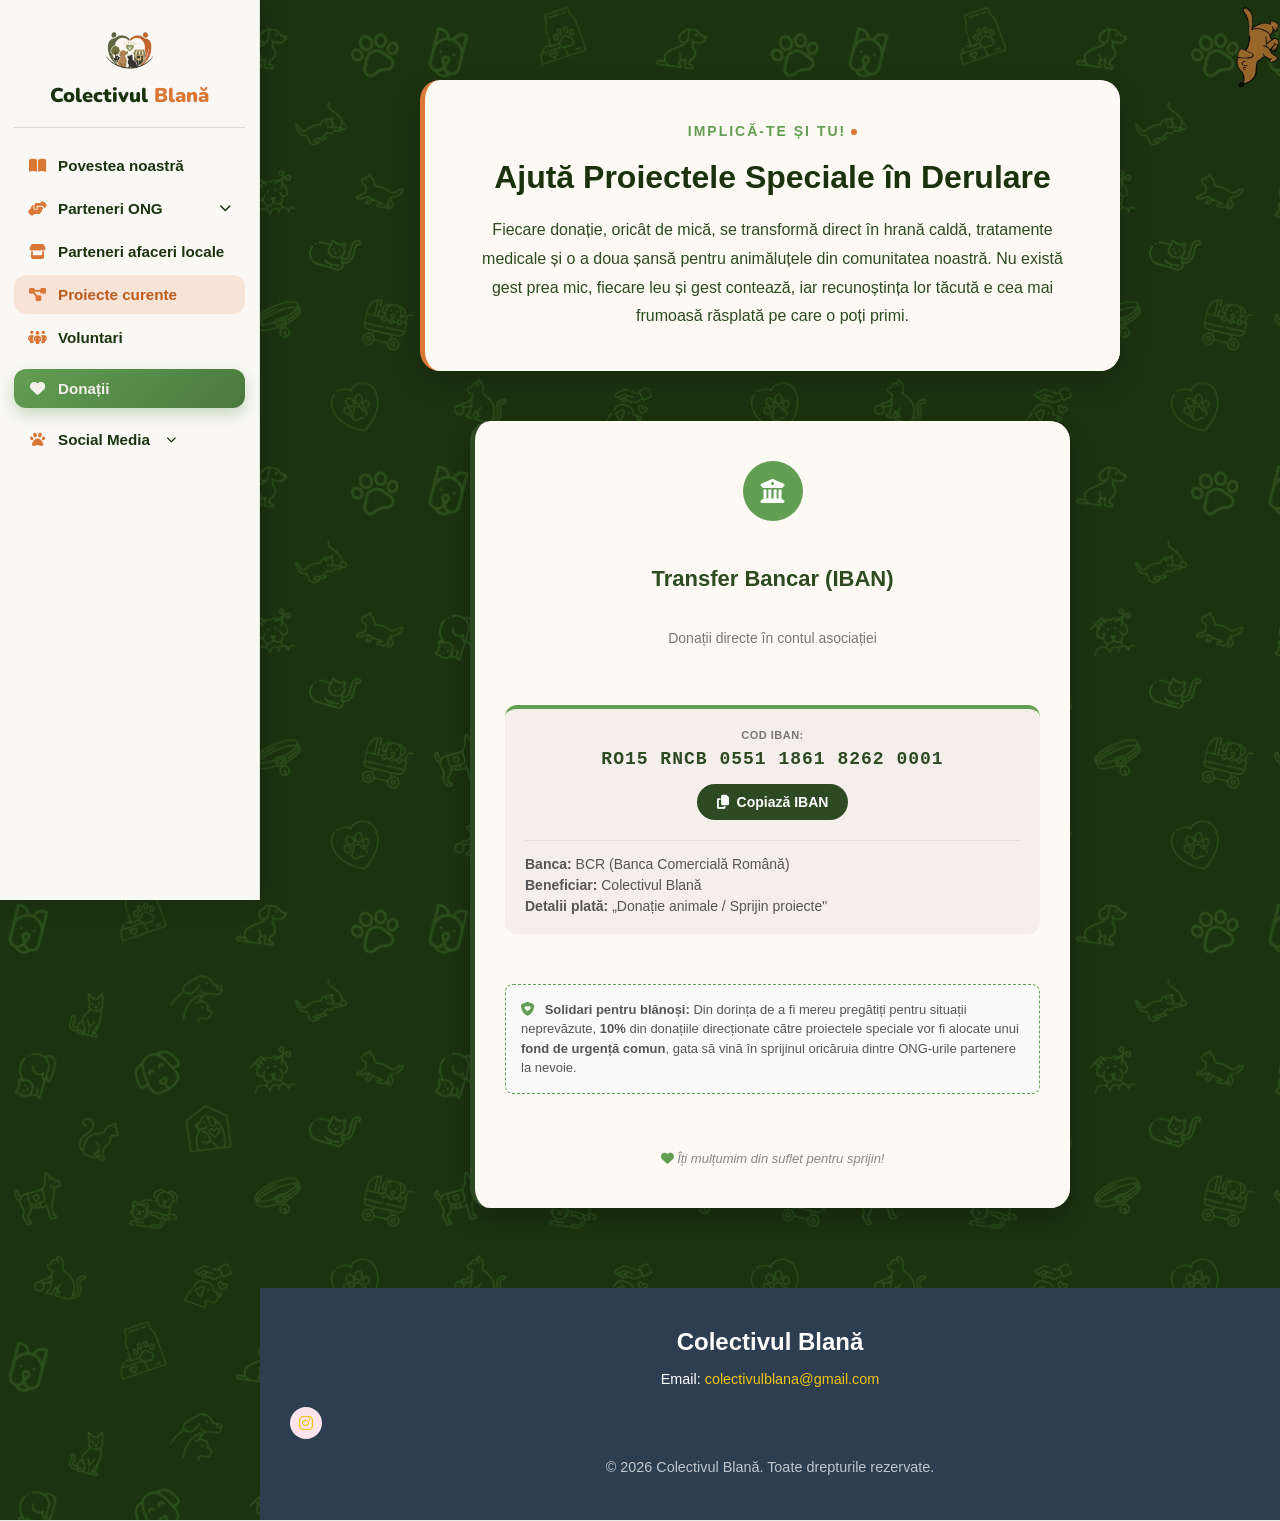
<file: donatii.html>
<!DOCTYPE html>
<html lang="ro">
<head>
    <meta charset="UTF-8">
    <meta name="viewport" content="width=device-width, initial-scale=1.0">
    <title>Donații - Colectivul Blană</title>
    <link rel="icon" type="image/png" href="Imagini/logocolectiv.png">
    <link rel="stylesheet" href="style.css">
    <link rel="stylesheet" href="https://cdnjs.cloudflare.com/ajax/libs/font-awesome/6.0.0/css/all.min.css">
    <link rel="stylesheet" href="https://cdnjs.cloudflare.com/ajax/libs/font-awesome/6.5.1/css/all.min.css">
    
    <meta property="og:image" content="https://colectivulblana.ro/Imagini/urlthumbnail.png">
<meta property="og:image:width" content="1200">
<meta property="og:image:height" content="630">
<meta property="og:title" content="Colectivul Blană - ONG">
<meta property="og:description" content="Conectăm asociațiile de protecție a animalelor cu afacerile locale din Timișoara.">
<meta property="og:url" content="https://colectivulblana.ro">
<meta property="og:type" content="website">
</head>
<body>

<div id="content-wrap">

    <div id="dachshund-scroll-wrapper">
        <img src="Imagini/dachshund_rear.png" id="dachshund-rear" alt="Rear">
        <div id="dachshund-body">
            <img src="Imagini/dachshund_head.png" id="dachshund-head" alt="Head">
        </div>
    </div>

<div class="sidebar-backdrop" id="sidebarBackdrop"></div>

<header class="navbar" id="sidebar">
    <button class="hamburger" id="hamburger" aria-label="Meniu" aria-expanded="false">
        <span></span>
        <span></span>
        <span></span>
    </button>

    <a href="index.html" class="sidebar-brand">
        <img src="Imagini/logocolectiv.png" alt="Logo Colectiv" class="logo-img">
        <span class="logo-text">Colectivul <span class="accent">Blană</span></span>
    </a>

    <ul class="nav-links">
        <li><a href="index.html#povestea-noastra"><i class="fas fa-book-open nav-ico"></i> Povestea noastră</a></li>
        <li class="dropdown">
            <a href="parteneri-ong.html" class="dropdown-toggle"><i class="fas fa-handshake-angle nav-ico"></i> Parteneri ONG <i class="fas fa-chevron-down arrow"></i></a>
            <ul class="dropdown-menu">
                <li><a href="parteneri-ong.html">Listă Parteneri ONG</a></li>
                <li><a href="adoptii.html">Adopții</a></li>
                <li><a href="super-seniori.html">#SuperSeniori</a></li>
            </ul>
        </li>
        <li><a href="parteneri-afaceri.html"><i class="fas fa-store nav-ico"></i> Parteneri afaceri locale</a></li>
        <li><a href="proiecte.html" class="active"><i class="fas fa-diagram-project nav-ico"></i> Proiecte curente</a></li>
        <li><a href="voluntari.html"><i class="fas fa-people-group nav-ico"></i> Voluntari</a></li>
        <li><a href="donatii.html" class="btn-donatie"><i class="fas fa-heart nav-ico"></i> Donații</a></li>
        <li class="dropdown">
            <a href="#" class="dropdown-toggle social-toggle">
                <i class="fas fa-paw nav-ico"></i> Social Media <i class="fas fa-chevron-down arrow"></i>
            </a>
            <ul class="dropdown-menu">
                <li><a href="https://www.facebook.com/profile.php?id=61593568241003" target="_blank" rel="noopener noreferrer"><i class="fab fa-facebook-f"></i> Facebook</a></li>
                <li><a href="https://www.tiktok.com/@colectivulblana" target="_blank" rel="noopener noreferrer"><i class="fab fa-tiktok"></i> TikTok</a></li>
                <li><a href="https://www.instagram.com/colectivulblana/" target="_blank" rel="noopener noreferrer"><i class="fab fa-instagram"></i> Instagram</a></li>
            </ul>
        </li>
    </ul>
</header>

    <main>
        <section class="partners-section">
            <div class="partners-intro">
    <span class="subtitle">Implică-te și Tu!</span>
    <h2>Ajută Proiectele Speciale în Derulare</h2>
    <p>
        Fiecare donație, oricât de mică, se transformă direct în hrană caldă, 
        tratamente medicale și o a doua șansă pentru animăluțele din comunitatea 
        noastră. Nu există gest prea mic, fiecare leu și gest 
        contează, iar recunoștința lor tăcută e cea mai frumoasă răsplată pe care 
        o poți primi.
    </p>
</div>

            <div class="partners-list-container" style="display:flex; justify-content:center; align-items:center; width:100%;">

                <div class="partner-card" style="flex-direction:column; padding:40px 30px; align-items:center; text-align:center; width:100%; max-width:600px;">

                    <div style="background-color:#629E53; color:white; width:60px; height:60px; border-radius:50%; display:flex; align-items:center; justify-content:center; font-size:24px; margin-bottom:15px;">
                        <i class="fas fa-university"></i>
                    </div>

                    <h3 style="margin:0 0 5px 0; font-size:22px; color:#2D4A22;">Transfer Bancar (IBAN)</h3>
                    <p style="margin:0 0 25px 0; font-size:14px; color:#777;">Donații directe în contul asociației</p>

                    <div style="background-color:#F5EFEB; padding:20px; border-radius:12px; border-top:4px solid #629E53; width:100%; box-sizing:border-box; margin-bottom:20px;">
                        <span style="font-size:11px; font-weight:bold; text-transform:uppercase; color:#777; display:block; margin-bottom:8px; letter-spacing:0.5px;">Cod IBAN:</span>
                        <strong id="iban-text" style="font-size:18px; color:#2D4A22; letter-spacing:1px; font-family:monospace; display:block; margin-bottom:15px; word-break:break-all;">RO15 RNCB 0551 1861 8262 0001</strong>
                        <button onclick="copyIBAN()" id="copy-btn" style="background-color:#2D4A22; color:white; border:none; padding:10px 20px; border-radius:20px; font-weight:bold; font-size:14px; cursor:pointer; display:inline-flex; align-items:center; gap:8px; transition:all 0.2s ease;">
                            <i class="fas fa-copy"></i> <span id="btn-text">Copiază IBAN</span>
                        </button>
                        <div style="margin-top:20px; padding-top:15px; border-top:1px solid #E5DFDA; text-align:left; font-size:14px; color:#555; display:flex; flex-direction:column; gap:5px;">
                            <span><strong>Banca:</strong> BCR (Banca Comercială Română)</span>
                            <span><strong>Beneficiar:</strong> Colectivul Blană</span>
                            <span><strong>Detalii plată:</strong> „Donație animale / Sprijin proiecte"</span>
                        </div>
                    </div>

                    <div style="background-color:#FAFAFA; border:1px dashed #629E53; padding:15px; border-radius:8px; margin-bottom:25px; width:100%; box-sizing:border-box; text-align:left;">
                        <p style="margin:0; font-size:13px; color:#555; line-height:1.5;">
                            <i class="fas fa-shield-heart" style="color:#629E53; margin-right:6px; font-size:14px;"></i>
                            <strong>Solidari pentru blănoși:</strong> Din dorința de a fi mereu pregătiți pentru situații neprevăzute, <strong>10%</strong> din donațiile direcționate către proiectele speciale vor fi alocate unui <strong>fond de urgență comun</strong>, gata să vină în sprijinul oricăruia dintre ONG-urile partenere la nevoie.
                        </p>
                    </div>

                    <p style="font-size:13px; color:#888; margin:0; line-height:1.5; font-style:italic;">
                        <i class="fas fa-heart" style="color:#629E53;"></i> Îți mulțumim din suflet pentru sprijin!
                    </p>
                </div>

            </div>
        </section>
    </main>

</div><!-- /content-wrap -->

<footer>
    <div class="footer-content">
        <h3>Colectivul Blană</h3>
        <p>Email: <a href="mailto:colectivulblana@gmail.com">colectivulblana@gmail.com</a></p>
        <div class="footer-social">
            <a href="https://www.instagram.com/colectivulblana/" target="_blank" rel="noopener noreferrer" class="social-link insta-icon">
                <i class="fab fa-instagram"></i>
            </a>
        </div>
        <p class="copyright">&copy; 2026 Colectivul Blană. Toate drepturile rezervate.</p>
    </div>
</footer>

<script>
function copyIBAN() {
    const ibanStr = document.getElementById('iban-text').innerText;
    navigator.clipboard.writeText(ibanStr).then(() => {
        const btn = document.getElementById('copy-btn');
        const btnText = document.getElementById('btn-text');
        btn.style.backgroundColor = '#629E53';
        btnText.innerText = 'Copiat!';
        setTimeout(() => {
            btn.style.backgroundColor = '#2D4A22';
            btnText.innerText = 'Copiază IBAN';
        }, 2000);
    }).catch(err => console.error('Eroare la copiere: ', err));
}

window.addEventListener('scroll', function() {
    let winScroll = document.body.scrollTop || document.documentElement.scrollTop;
    let height = document.documentElement.scrollHeight - document.documentElement.clientHeight;
    let scrolled = height > 0 ? (winScroll / height) * 100 : 0;
    document.getElementById("dachshund-body").style.height = scrolled + "%";
});
</script>

<script>
const hamburger = document.getElementById('hamburger');
const navLinks = document.querySelector('.nav-links');

hamburger.addEventListener('click', () => {
    hamburger.classList.toggle('open');
    navLinks.classList.toggle('open');
});
</script>
<script>
(function () {
    var sidebar = document.getElementById('sidebar');
    var hamburger = document.getElementById('hamburger');
    var backdrop = document.getElementById('sidebarBackdrop');

    function setOpen(open) {
        sidebar.classList.toggle('open', open);
        backdrop.classList.toggle('show', open);
        hamburger.setAttribute('aria-expanded', open ? 'true' : 'false');
        document.body.style.overflow = open ? 'hidden' : '';
    }

    hamburger.addEventListener('click', function () { setOpen(!sidebar.classList.contains('open')); });
    backdrop.addEventListener('click', function () { setOpen(false); });

    sidebar.querySelectorAll('.dropdown-toggle').forEach(function (toggle) {
        toggle.addEventListener('click', function (e) {
            e.preventDefault();
            toggle.parentElement.classList.toggle('open');
        });
    });

    sidebar.querySelectorAll('.dropdown-menu a, .nav-links > li:not(.dropdown) > a').forEach(function (a) {
        a.addEventListener('click', function () { setOpen(false); });
    });

    var active = sidebar.querySelector('.dropdown-menu a.active');
    if (active) active.closest('.dropdown').classList.add('open');
})();
</script>
</body>
</html>
</file>
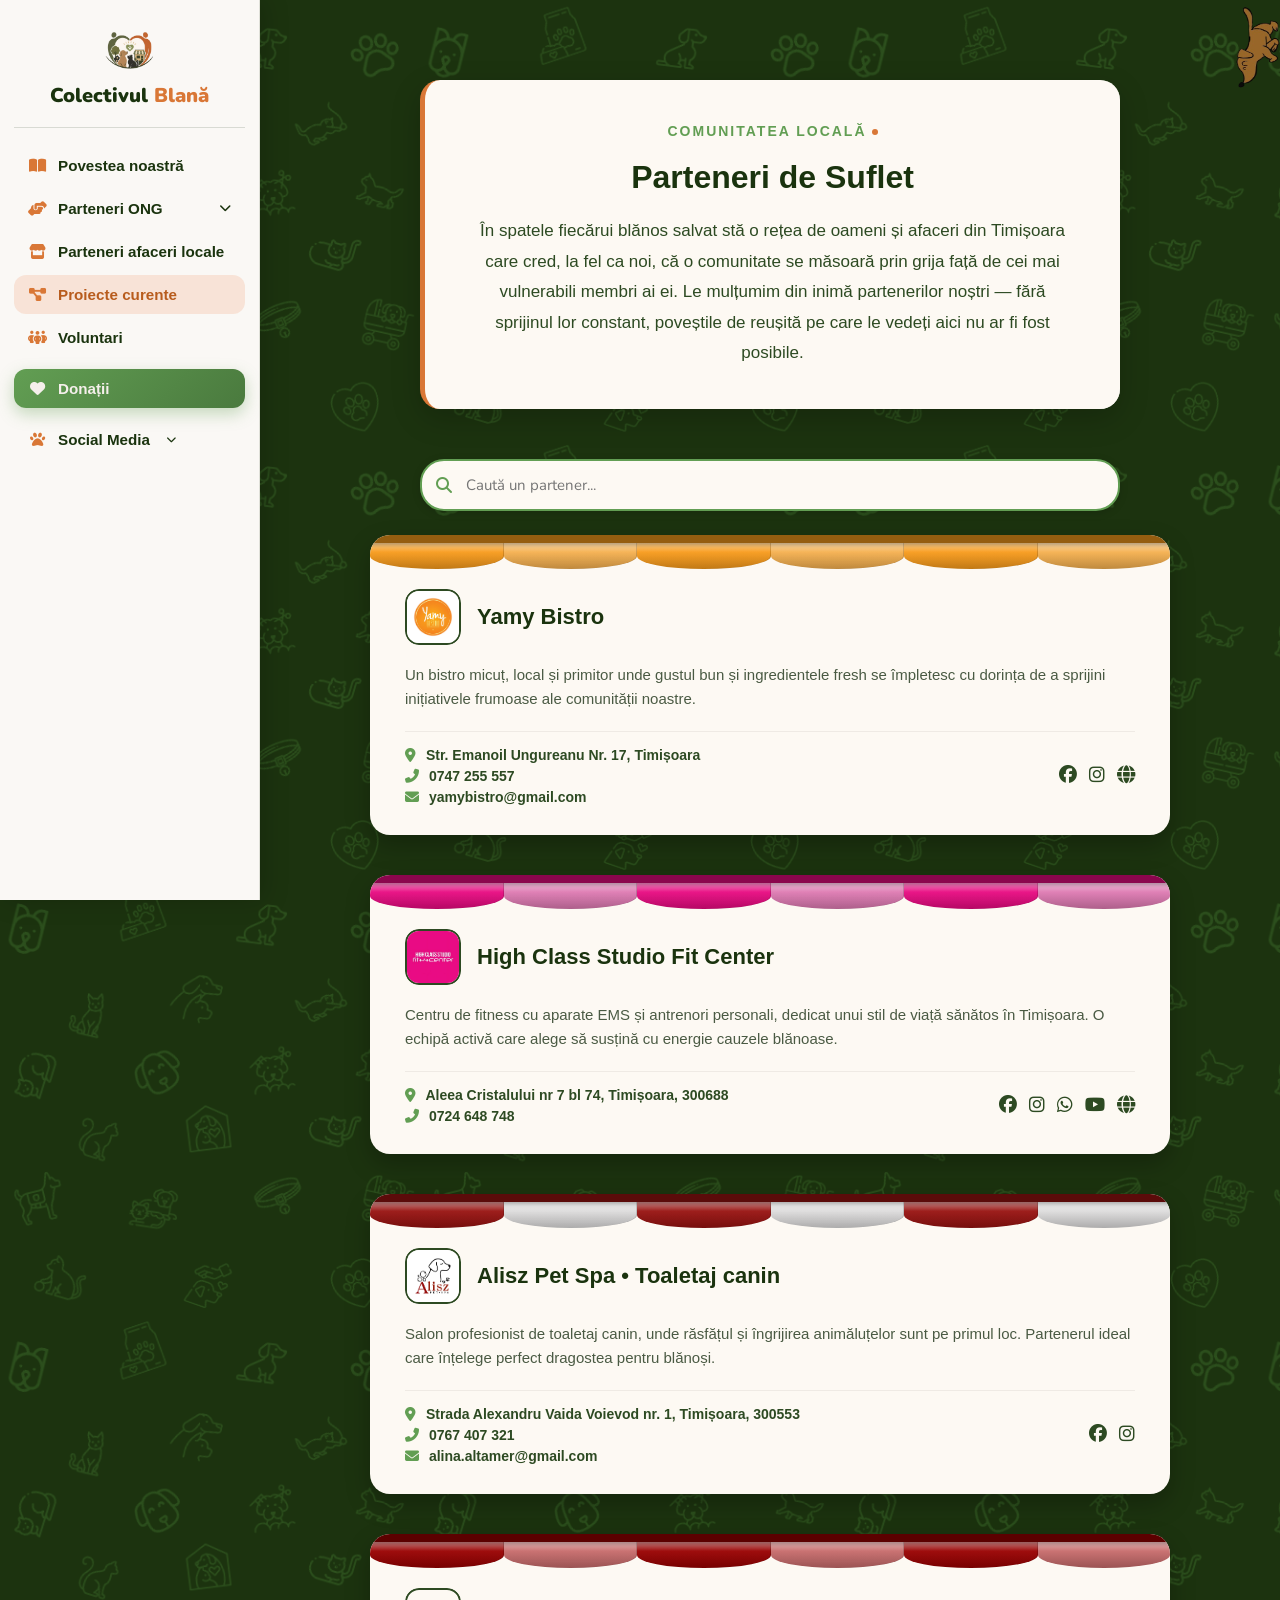
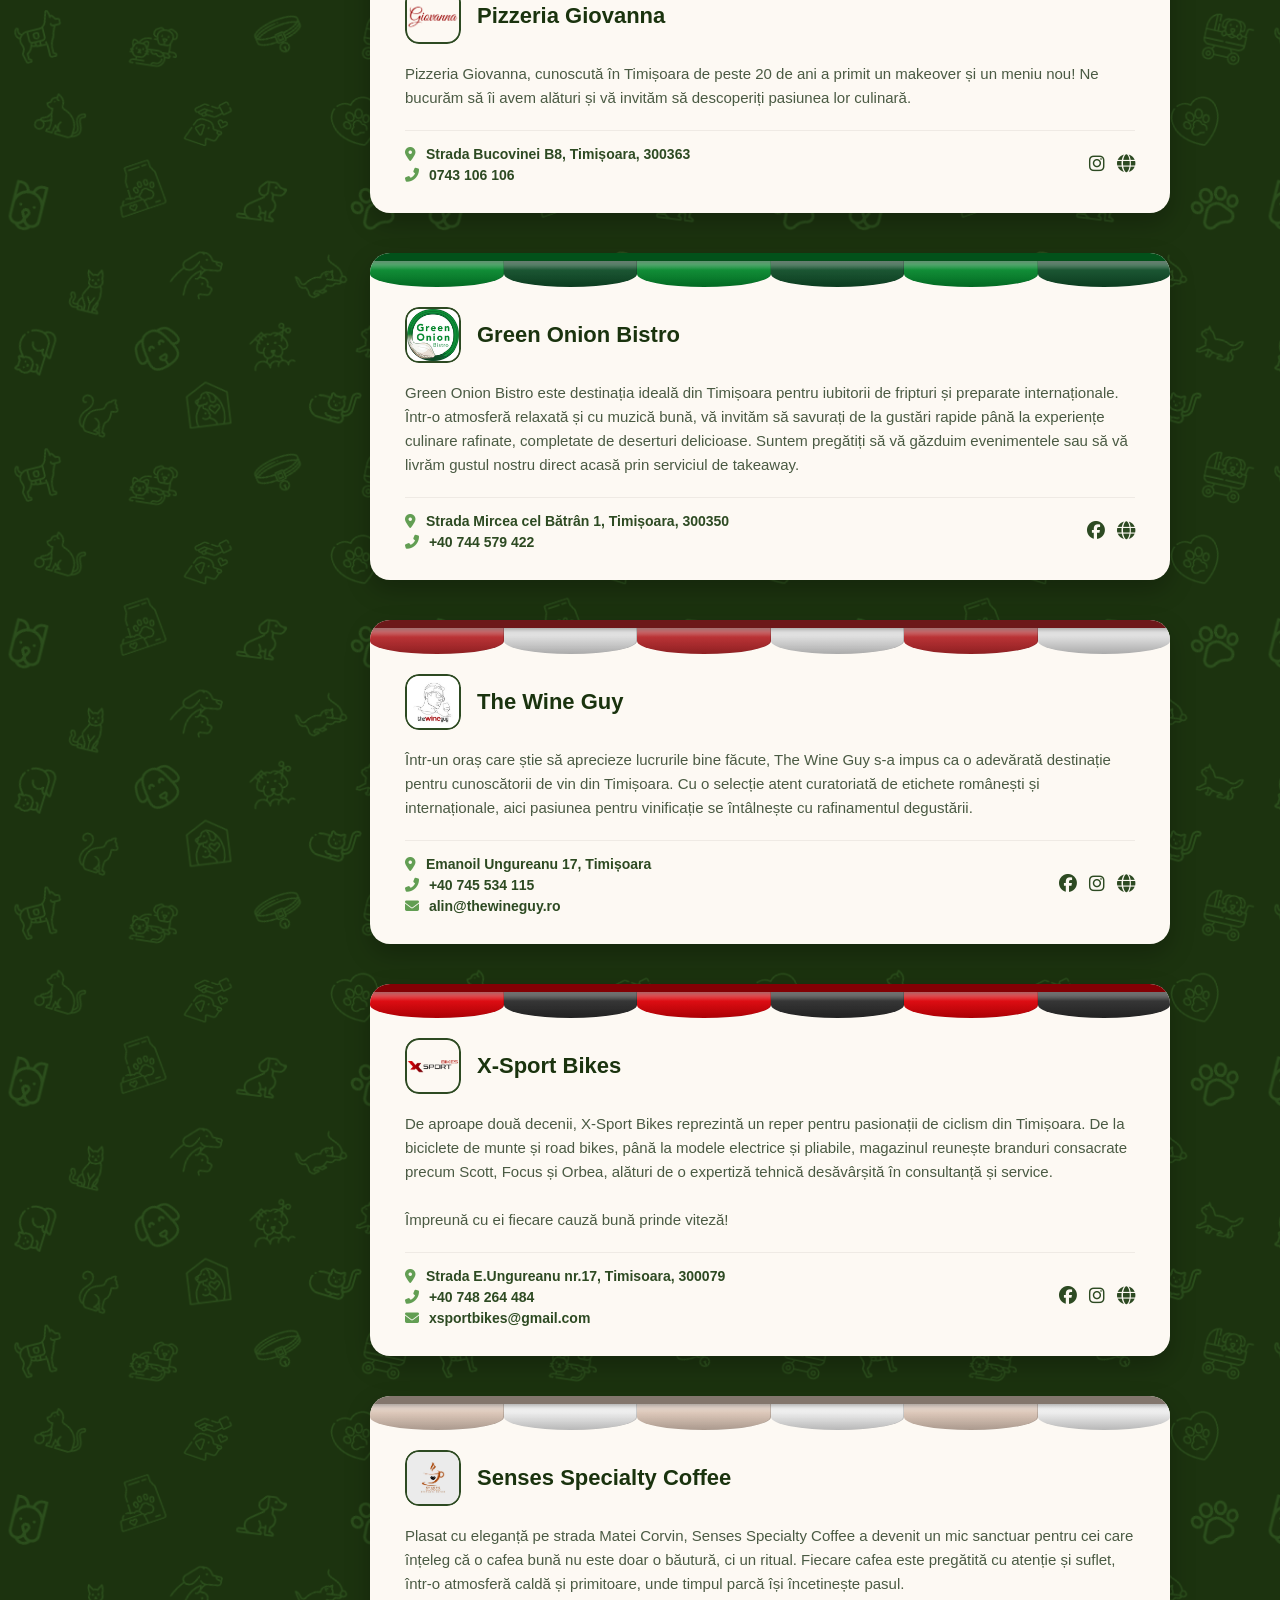
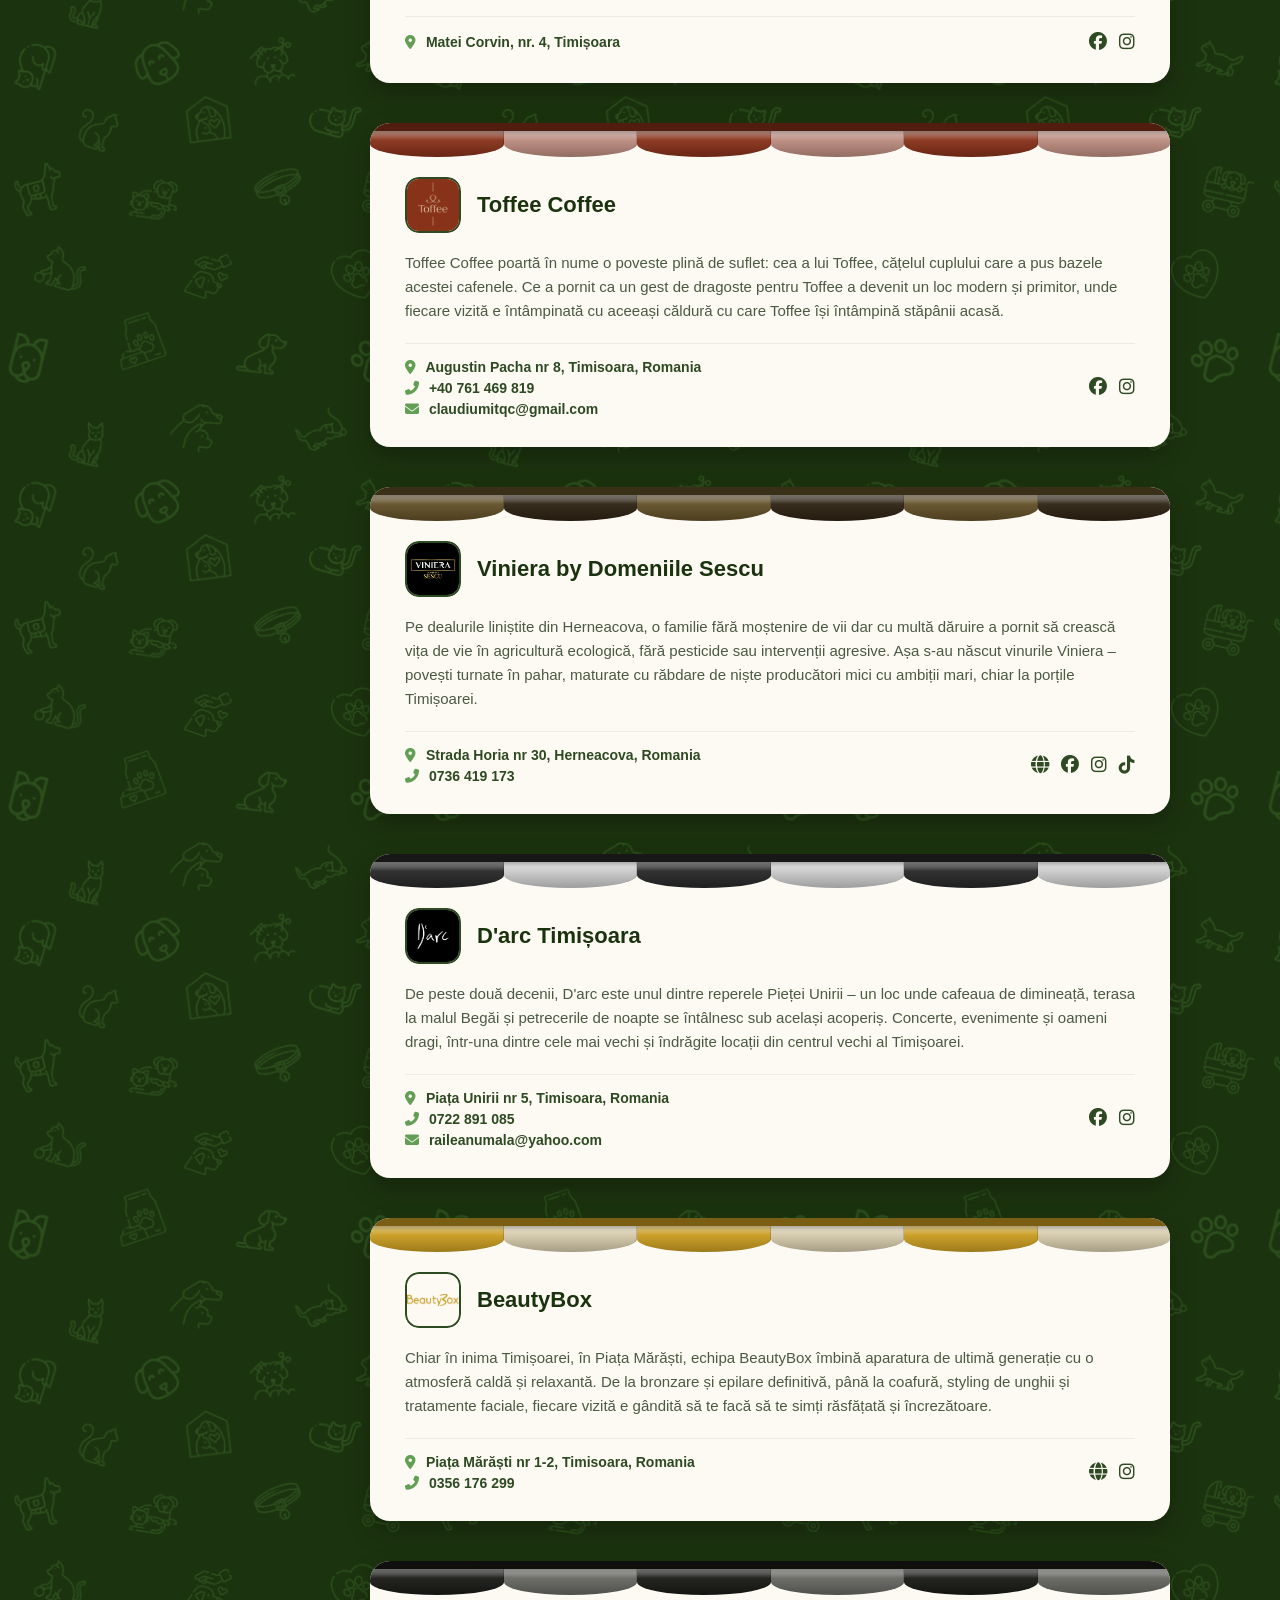
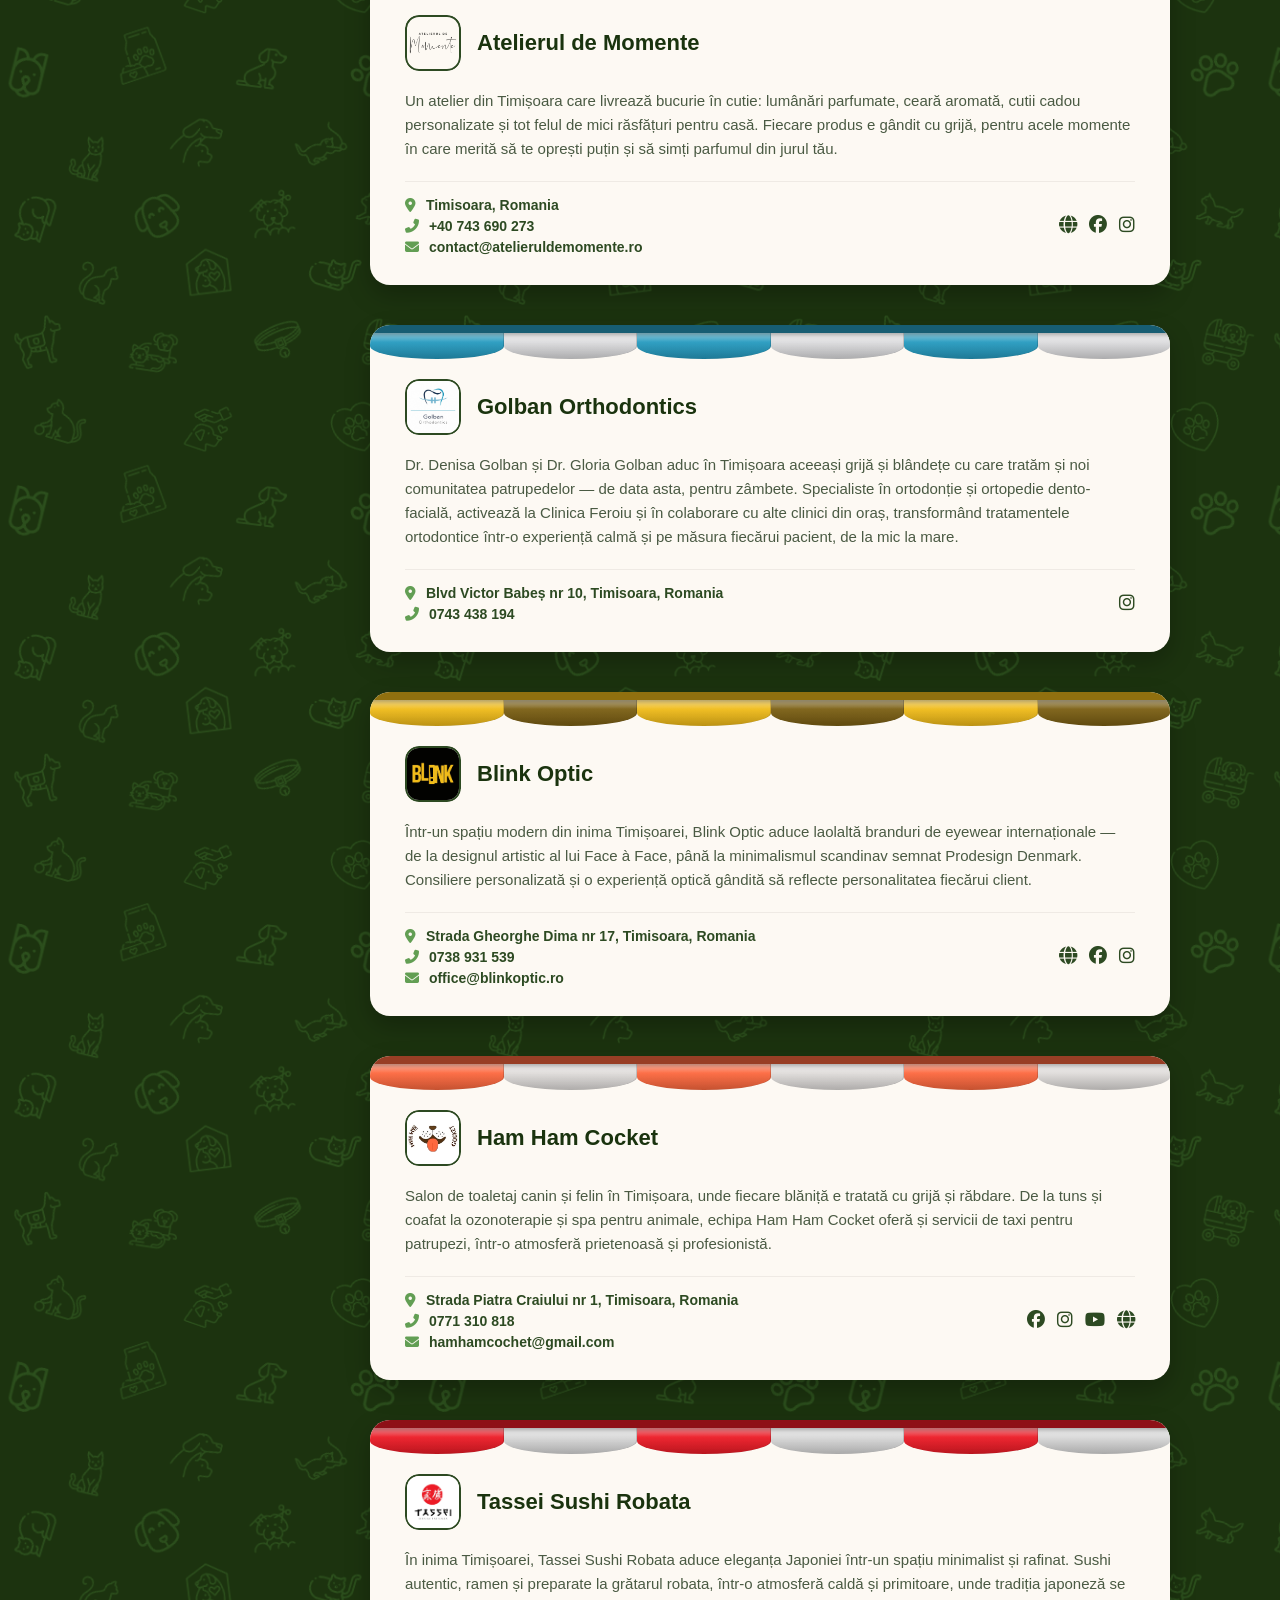
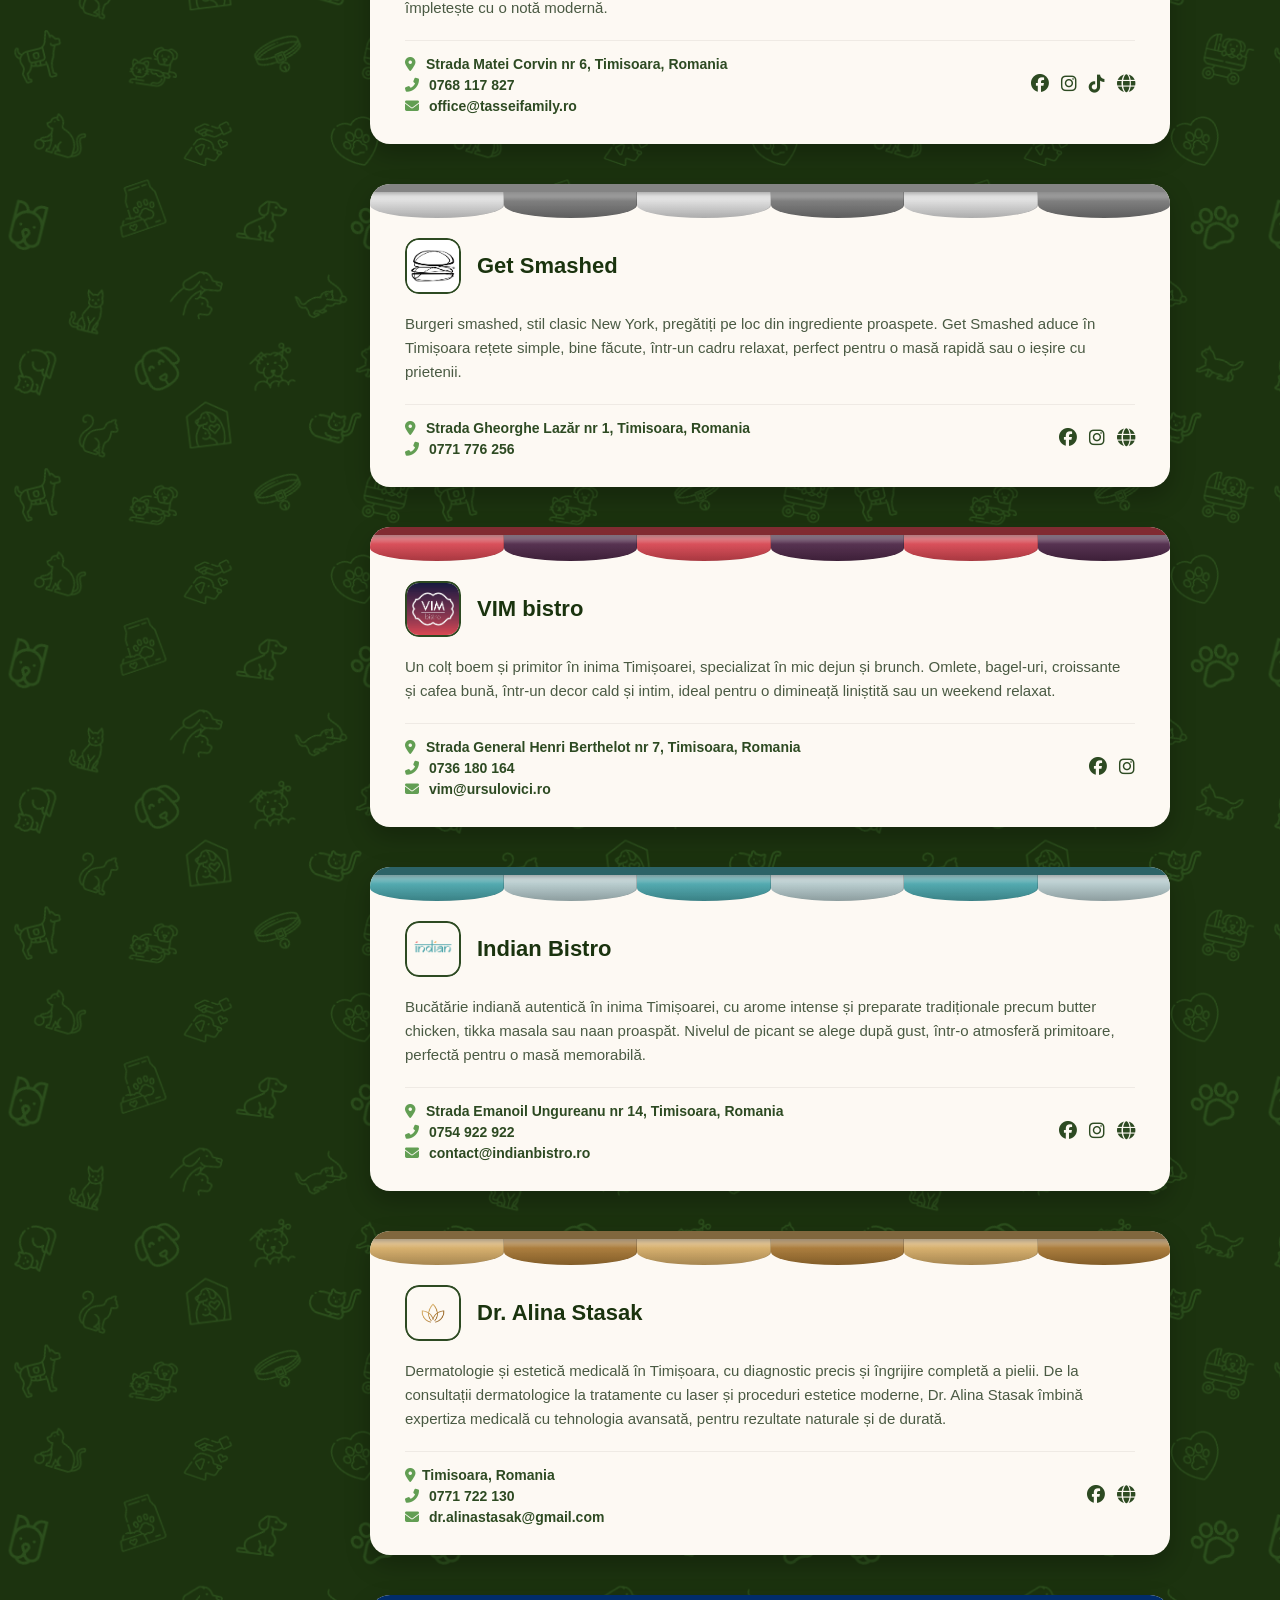
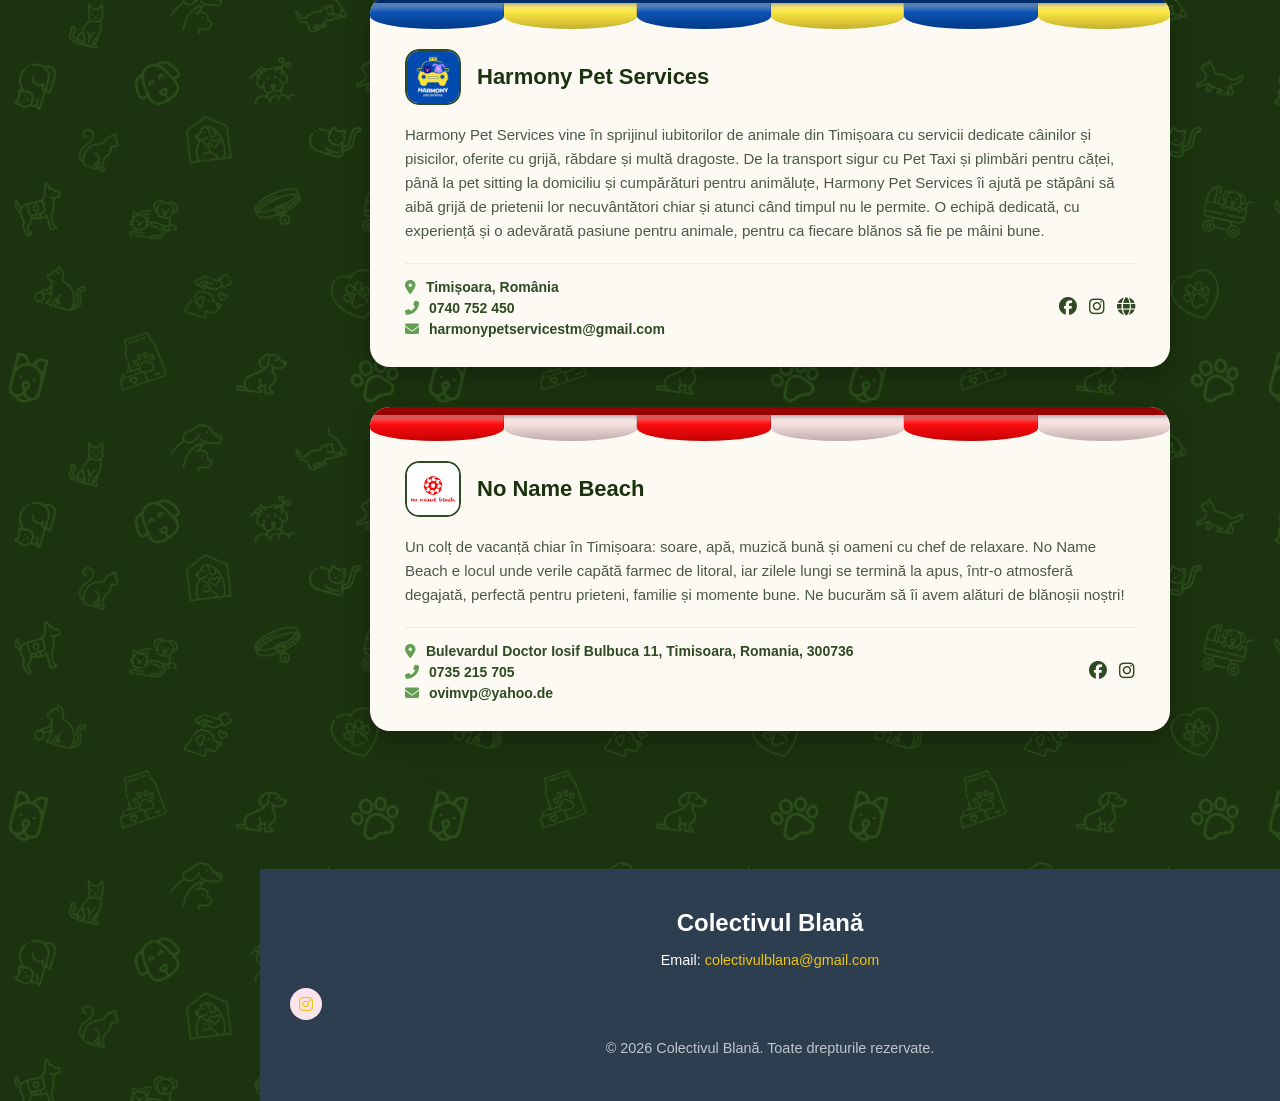
<file: parteneri-afaceri.html>
<!DOCTYPE html>
<html lang="ro">
<head>
<meta charset="UTF-8">
<meta name="viewport" content="width=device-width, initial-scale=1.0">
<title>Parteneri Afaceri Locale - Colectivul Blană</title>
<link rel="icon" type="image/png" href="Imagini/logocolectiv.png">
<link rel="stylesheet" href="style.css">
<script src="flip-helper.js" defer></script>
<script src="search-parteneri.js" defer></script>
<link rel="stylesheet" href="https://cdnjs.cloudflare.com/ajax/libs/font-awesome/6.0.0/css/all.min.css">
<link rel="stylesheet" href="https://cdnjs.cloudflare.com/ajax/libs/font-awesome/6.5.1/css/all.min.css">
<style>
/* Adresele care duc către Google Maps */
.biz-partner-contact a.biz-map-link { color: inherit; text-decoration: none; }
.biz-partner-contact a.biz-map-link:hover,
.biz-partner-contact a.biz-map-link:focus { text-decoration: underline; }
</style>
    
<meta property="og:image" content="https://colectivulblana.ro/Imagini/urlthumbnail.png">
<meta property="og:image:width" content="1200">
<meta property="og:image:height" content="630">
<meta property="og:title" content="Colectivul Blană - ONG">
<meta property="og:description" content="Conectăm asociațiile de protecție a animalelor cu afacerile locale din Timișoara.">
<meta property="og:url" content="https://colectivulblana.ro">
<meta property="og:type" content="website">
</head>
<body>

<div id="content-wrap">

<!-- Animația dachshund -->
<div id="dachshund-scroll-wrapper">
<img src="Imagini/dachshund_rear.png" id="dachshund-rear" alt="Rear">
<div id="dachshund-body">
<img src="Imagini/dachshund_head.png" id="dachshund-head" alt="Head">
</div>
</div>

<div class="sidebar-backdrop" id="sidebarBackdrop"></div>

<header class="navbar" id="sidebar">
    <button class="hamburger" id="hamburger" aria-label="Meniu" aria-expanded="false">
        <span></span>
        <span></span>
        <span></span>
    </button>

    <a href="index.html" class="sidebar-brand">
        <img src="Imagini/logocolectiv.png" alt="Logo Colectiv" class="logo-img">
        <span class="logo-text">Colectivul <span class="accent">Blană</span></span>
    </a>

    <ul class="nav-links">
        <li><a href="index.html#povestea-noastra"><i class="fas fa-book-open nav-ico"></i> Povestea noastră</a></li>
        <li class="dropdown">
            <a href="parteneri-ong.html" class="dropdown-toggle"><i class="fas fa-handshake-angle nav-ico"></i> Parteneri ONG <i class="fas fa-chevron-down arrow"></i></a>
            <ul class="dropdown-menu">
                <li><a href="parteneri-ong.html">Listă Parteneri ONG</a></li>
                <li><a href="adoptii.html">Adopții</a></li>
                <li><a href="super-seniori.html">#SuperSeniori</a></li>
            </ul>
        </li>
        <li><a href="parteneri-afaceri.html"><i class="fas fa-store nav-ico"></i> Parteneri afaceri locale</a></li>
        <li><a href="proiecte.html" class="active"><i class="fas fa-diagram-project nav-ico"></i> Proiecte curente</a></li>
        <li><a href="voluntari.html"><i class="fas fa-people-group nav-ico"></i> Voluntari</a></li>
        <li><a href="donatii.html" class="btn-donatie"><i class="fas fa-heart nav-ico"></i> Donații</a></li>
        <li class="dropdown">
            <a href="#" class="dropdown-toggle social-toggle">
                <i class="fas fa-paw nav-ico"></i> Social Media <i class="fas fa-chevron-down arrow"></i>
            </a>
            <ul class="dropdown-menu">
                <li><a href="https://www.facebook.com/profile.php?id=61593568241003" target="_blank" rel="noopener noreferrer"><i class="fab fa-facebook-f"></i> Facebook</a></li>
                <li><a href="https://www.tiktok.com/@colectivulblana" target="_blank" rel="noopener noreferrer"><i class="fab fa-tiktok"></i> TikTok</a></li>
                <li><a href="https://www.instagram.com/colectivulblana/" target="_blank" rel="noopener noreferrer"><i class="fab fa-instagram"></i> Instagram</a></li>
            </ul>
        </li>
    </ul>
</header>

<!-- Conținut principal -->
<main>
<section class="biz-partners-section">
<div class="biz-partners-intro">
<span class="subtitle">Comunitatea Locală</span>
<h2>Parteneri de Suflet</h2>
<p>
În spatele fiecărui blănos salvat stă o rețea de oameni și afaceri din Timișoara
care cred, la fel ca noi, că o comunitate se măsoară prin grija față de cei mai
vulnerabili membri ai ei. Le mulțumim din inimă partenerilor noștri — fără sprijinul
lor constant, poveștile de reușită pe care le vedeți aici nu ar fi fost posibile.
</p>
</div>

<div class="partner-search-wrapper">
  <i class="fas fa-search partner-search-icon"></i>
  <input type="text" id="partnerSearch" placeholder="Caută un partener..." class="partner-search-input">
</div>
<div class="biz-partners-list">

<!-- Yamy Bistro -->
<div class="biz-partner-card">
<div class="biz-partner-roof"></div>
<div class="biz-partner-scallops">
<span></span>
<span></span>
<span></span>
<span></span>
<span></span>
<span></span>
</div>
<div class="biz-partner-header">
<div class="biz-partner-logo">
<img src="Imagini/yamy.jpeg" alt="Logo Yamy Bistro">
</div>
<h3 class="biz-partner-name">Yamy Bistro</h3>
</div>
<div class="biz-partner-body">
<p class="biz-partner-desc">
Un bistro micuț, local și primitor unde gustul bun și ingredientele fresh se împletesc cu dorința de a sprijini inițiativele frumoase ale comunității noastre.
</p>
<div class="biz-partner-footer">
<div class="biz-partner-contact">
<p><i class="fas fa-map-marker-alt"></i> <a class="biz-map-link" href="https://www.google.com/maps/search/?api=1&query=Str.+Emanoil+Ungureanu+17,+Timișoara" target="_blank" rel="noopener noreferrer" title="Deschide în Google Maps">Str. Emanoil Ungureanu Nr. 17, Timișoara</a></p>
<p><i class="fas fa-phone-alt"></i> 0747 255 557</p>
<p><i class="fas fa-envelope"></i> yamybistro@gmail.com</p>
</div>
<div class="biz-partner-socials">
<a href="https://www.facebook.com/yamybistrotimisoara/" target="_blank" rel="noopener noreferrer" title="Facebook"><i class="fab fa-facebook"></i></a>
<a href="https://www.instagram.com/yamybistro/" target="_blank" rel="noopener noreferrer" title="Instagram"><i class="fab fa-instagram"></i></a>
<a href="https://www.yamy-bistro.ro/" target="_blank" rel="noopener noreferrer" title="Website"><i class="fas fa-globe"></i></a>
</div>
</div>
</div>
</div>

<!-- High Class Studio Fit Center -->
<div class="biz-partner-card">
<div class="biz-partner-roof"></div>
<div class="biz-partner-scallops">
<span></span>
<span></span>
<span></span>
<span></span>
<span></span>
<span></span>
</div>
<div class="biz-partner-header">
<div class="biz-partner-logo">
<img src="Imagini/high.jpeg" alt="Logo High Class Studio">
</div>
<h3 class="biz-partner-name">High Class Studio Fit Center</h3>
</div>
<div class="biz-partner-body">
<p class="biz-partner-desc">
Centru de fitness cu aparate EMS și antrenori personali, dedicat unui stil de viață sănătos în Timișoara. O echipă activă care alege să susțină cu energie cauzele blănoase.
</p>
<div class="biz-partner-footer">
<div class="biz-partner-contact">
<p><i class="fas fa-map-marker-alt"></i> <a class="biz-map-link" href="https://www.google.com/maps/search/?api=1&query=Aleea+Cristalului+7+bl+74,+Timișoara+300688" target="_blank" rel="noopener noreferrer" title="Deschide în Google Maps">Aleea Cristalului nr 7 bl 74, Timișoara, 300688</a></p>
<p><i class="fas fa-phone-alt"></i> 0724 648 748</p>
</div>
<div class="biz-partner-socials">
<a href="https://www.facebook.com/highclassstudiotm" target="_blank" rel="noopener noreferrer" title="Facebook"><i class="fab fa-facebook"></i></a>
<a href="https://www.instagram.com/highclassstudio.ro/" target="_blank" rel="noopener noreferrer" title="Instagram"><i class="fab fa-instagram"></i></a>
<a href="https://api.whatsapp.com/send/?phone=40724648748&text&type=phone_number&app_absent=0" target="_blank" rel="noopener noreferrer" title="WhatsApp"><i class="fab fa-whatsapp"></i></a>
<a href="https://www.youtube.com/@highclassstudio1546" target="_blank" rel="noopener noreferrer" title="YouTube"><i class="fab fa-youtube"></i></a>
<a href="https://hcsfit.ro/" target="_blank" rel="noopener noreferrer" title="Website"><i class="fas fa-globe"></i></a>
</div>
</div>
</div>
</div>

<!-- Alisz Pet Spa • Toaletaj canin -->
<div class="biz-partner-card">
<div class="biz-partner-roof"></div>
<div class="biz-partner-scallops">
<span></span>
<span></span>
<span></span>
<span></span>
<span></span>
<span></span>
</div>
<div class="biz-partner-header">
<div class="biz-partner-logo">
<img src="Imagini/alisz.jpeg" alt="Logo Alisz Pet Spa">
</div>
<h3 class="biz-partner-name">Alisz Pet Spa • Toaletaj canin</h3>
</div>
<div class="biz-partner-body">
<p class="biz-partner-desc">
Salon profesionist de toaletaj canin, unde răsfățul și îngrijirea animăluțelor sunt pe primul loc. Partenerul ideal care înțelege perfect dragostea pentru blănoși.
</p>
<div class="biz-partner-footer">
<div class="biz-partner-contact">
<p><i class="fas fa-map-marker-alt"></i> <a class="biz-map-link" href="https://www.google.com/maps/search/?api=1&query=Strada+Alexandru+Vaida+Voievod+1,+Timișoara+300553" target="_blank" rel="noopener noreferrer" title="Deschide în Google Maps">Strada Alexandru Vaida Voievod nr. 1, Timișoara, 300553</a></p>
<p><i class="fas fa-phone-alt"></i> 0767 407 321</p>
<p><i class="fas fa-envelope"></i> alina.altamer@gmail.com</p>
</div>
<div class="biz-partner-socials">
<a href="https://www.facebook.com/p/Alisz-Pet-Spa-Toaletaj-Canin-61582487590009/" target="_blank" rel="noopener noreferrer" title="Facebook"><i class="fab fa-facebook"></i></a>
<a href="https://www.instagram.com/alisz.pet.spa/" target="_blank" rel="noopener noreferrer" title="Instagram"><i class="fab fa-instagram"></i></a>
</div>
</div>
</div>
</div>

<!-- Pizzeria Giovanna -->
<div class="biz-partner-card">
<div class="biz-partner-roof"></div>
<div class="biz-partner-scallops">
<span></span>
<span></span>
<span></span>
<span></span>
<span></span>
<span></span>
</div>
<div class="biz-partner-header">
<div class="biz-partner-logo">
<img src="Imagini/Giovanna.png" alt="Logo Pizzeria Giovanna">
</div>
<h3 class="biz-partner-name">Pizzeria Giovanna</h3>
</div>
<div class="biz-partner-body">
<p class="biz-partner-desc">
Pizzeria Giovanna, cunoscută în Timișoara de peste 20 de ani a primit un makeover și un meniu nou! Ne bucurăm să îi avem alături și vă invităm să descoperiți pasiunea lor culinară.
</p>
<div class="biz-partner-footer">
<div class="biz-partner-contact">
<p><i class="fas fa-map-marker-alt"></i> <a class="biz-map-link" href="https://www.google.com/maps/search/?api=1&query=Pizzeria+Giovanna,+Strada+Bucovinei+B8,+Timișoara+300363" target="_blank" rel="noopener noreferrer" title="Deschide în Google Maps">Strada Bucovinei B8, Timișoara, 300363</a></p>
<p><i class="fas fa-phone-alt"></i> 0743 106 106</p>
</div>
<div class="biz-partner-socials">
<a href="https://www.instagram.com/pizzeriagiovanna.ro/" target="_blank" rel="noopener noreferrer" title="Instagram"><i class="fab fa-instagram"></i></a>
<a href="https://www.pizzeriagiovanna.ro" target="_blank" rel="noopener noreferrer" title="Website"><i class="fas fa-globe"></i></a>
</div>
</div>
</div>
</div>

<!-- Green Onion Bistro -->
<div class="biz-partner-card">
<div class="biz-partner-roof"></div>
<div class="biz-partner-scallops">
<span></span>
<span></span>
<span></span>
<span></span>
<span></span>
<span></span>
</div>
<div class="biz-partner-header">
<div class="biz-partner-logo">
<img src="Imagini/Green-Onion-Bistro.jpg" alt="Logo Green Onion Bistro">
</div>
<h3 class="biz-partner-name">Green Onion Bistro</h3>
</div>
<div class="biz-partner-body">
<p class="biz-partner-desc">
Green Onion Bistro este destinația ideală din Timișoara pentru iubitorii de fripturi și preparate internaționale. Într-o atmosferă relaxată și cu muzică bună, vă invităm să savurați de la gustări rapide până la experiențe culinare rafinate, completate de deserturi delicioase. Suntem pregătiți să vă găzduim evenimentele sau să vă livrăm gustul nostru direct acasă prin serviciul de takeaway.
</p>
<div class="biz-partner-footer">
<div class="biz-partner-contact">
<p><i class="fas fa-map-marker-alt"></i> <a class="biz-map-link" href="https://www.google.com/maps/search/?api=1&query=Green+Onion+Bistro,+Strada+Mircea+cel+Bătrân+1,+Timișoara+300350" target="_blank" rel="noopener noreferrer" title="Deschide în Google Maps">Strada Mircea cel Bătrân 1, Timișoara, 300350</a></p>
<p><i class="fas fa-phone-alt"></i> +40 744 579 422</p>
</div>
<div class="biz-partner-socials">
<a href="https://www.facebook.com/profile.php?id=61578054525855" target="_blank" rel="noopener noreferrer" title="Facebook"><i class="fab fa-facebook"></i></a>
<a href="https://green-onion-bistro.eatbu.com/?lang=en" target="_blank" rel="noopener noreferrer" title="Website"><i class="fas fa-globe"></i></a>
</div>
</div>
</div>
</div>

<!-- The Wine Guy -->
<div class="biz-partner-card">
<div class="biz-partner-roof"></div>
<div class="biz-partner-scallops">
<span></span>
<span></span>
<span></span>
<span></span>
<span></span>
<span></span>
</div>
<div class="biz-partner-header">
<div class="biz-partner-logo">
<img src="Imagini/WineGuy.jpg" alt="The Wine Guy">
</div>
<h3 class="biz-partner-name">The Wine Guy</h3>
</div>
<div class="biz-partner-body">
<p class="biz-partner-desc">
Într-un oraș care știe să aprecieze lucrurile bine făcute, The Wine Guy s-a impus ca o adevărată destinație pentru cunoscătorii de vin din Timișoara. Cu o selecție atent curatoriată de etichete românești și internaționale, aici pasiunea pentru vinificație se întâlnește cu rafinamentul degustării.
</p>
<div class="biz-partner-footer">
<div class="biz-partner-contact">
<p><i class="fas fa-map-marker-alt"></i> <a class="biz-map-link" href="https://www.google.com/maps/search/?api=1&query=Emanoil+Ungureanu+17,+Timișoara" target="_blank" rel="noopener noreferrer" title="Deschide în Google Maps">Emanoil Ungureanu 17, Timișoara</a></p>
<p><i class="fas fa-phone-alt"></i> +40 745 534 115</p>
<p><i class="fas fa-envelope"></i> alin@thewineguy.ro</p>
</div>
<div class="biz-partner-socials">
<a href="https://www.facebook.com/thewineguy.ro" target="_blank" rel="noopener noreferrer" title="Facebook"><i class="fab fa-facebook"></i></a>
<a href="https://www.instagram.com/thewineguy.ro/" target="_blank" rel="noopener noreferrer" title="Instagram"><i class="fab fa-instagram"></i></a>
<a href="https://thewineguy.ro/despre-noi/" target="_blank" rel="noopener noreferrer" title="Website"><i class="fas fa-globe"></i></a>
</div>
</div>
</div>
</div>

<!-- X-Sport Bikes -->
<div class="biz-partner-card">
<div class="biz-partner-roof"></div>
<div class="biz-partner-scallops">
<span></span>
<span></span>
<span></span>
<span></span>
<span></span>
<span></span>
</div>
<div class="biz-partner-header">
<div class="biz-partner-logo">
<img src="Imagini/logo-xsport-bikes.png" alt="X-Sport Bikes">
</div>
<h3 class="biz-partner-name">X-Sport Bikes</h3>
</div>
<div class="biz-partner-body">
<p class="biz-partner-desc">
De aproape două decenii, X-Sport Bikes reprezintă un reper pentru pasionații de ciclism din Timișoara. De la biciclete de munte și road bikes, până la modele electrice și pliabile, magazinul reunește branduri consacrate precum Scott, Focus și Orbea, alături de o expertiză tehnică desăvârșită în consultanță și service.<br><br>Împreună cu ei fiecare cauză bună prinde viteză!
</p>
<div class="biz-partner-footer">
<div class="biz-partner-contact">
<p><i class="fas fa-map-marker-alt"></i> <a class="biz-map-link" href="https://www.google.com/maps/search/?api=1&query=Strada+Emanoil+Ungureanu+17,+Timișoara+300079" target="_blank" rel="noopener noreferrer" title="Deschide în Google Maps">Strada E.Ungureanu nr.17, Timisoara, 300079</a></p>
<p><i class="fas fa-phone-alt"></i> +40 748 264 484</p>
<p><i class="fas fa-envelope"></i> xsportbikes@gmail.com</p>
</div>
<div class="biz-partner-socials">
<a href="https://www.facebook.com/xsportbikes" target="_blank" rel="noopener noreferrer" title="Facebook"><i class="fab fa-facebook"></i></a>
<a href="https://www.instagram.com/x_sportbikes/" target="_blank" rel="noopener noreferrer" title="Instagram"><i class="fab fa-instagram"></i></a>
<a href="https://x-sport.ro/" target="_blank" rel="noopener noreferrer" title="Website"><i class="fas fa-globe"></i></a>
</div>
</div>
</div>
</div>

<!-- Senses Specialty Coffee -->
<div class="biz-partner-card">
<div class="biz-partner-roof"></div>
<div class="biz-partner-scallops">
<span></span>
<span></span>
<span></span>
<span></span>
<span></span>
<span></span>
</div>
<div class="biz-partner-header">
<div class="biz-partner-logo">
<img src="Imagini/senses.jpg" alt="Senses Specialty Coffee">
</div>
<h3 class="biz-partner-name">Senses Specialty Coffee</h3>
</div>
<div class="biz-partner-body">
<p class="biz-partner-desc">
Plasat cu eleganță pe strada Matei Corvin, Senses Specialty Coffee a devenit un mic sanctuar pentru cei care înțeleg că o cafea bună nu este doar o băutură, ci un ritual. Fiecare cafea este pregătită cu atenție și suflet, într-o atmosferă caldă și primitoare, unde timpul parcă își încetinește pasul.
</p>
<div class="biz-partner-footer">
<div class="biz-partner-contact">
<p><i class="fas fa-map-marker-alt"></i> <a class="biz-map-link" href="https://www.google.com/maps/search/?api=1&query=Senses+Specialty+Coffee,+Matei+Corvin+4,+Timișoara" target="_blank" rel="noopener noreferrer" title="Deschide în Google Maps">Matei Corvin, nr. 4, Timișoara</a></p>
</div>
<div class="biz-partner-socials">
<a href="https://www.facebook.com/sensescoffee.ro/" target="_blank" rel="noopener noreferrer" title="Facebook"><i class="fab fa-facebook"></i></a>
<a href="https://www.instagram.com/sensescoffee.ro" target="_blank" rel="noopener noreferrer" title="Instagram"><i class="fab fa-instagram"></i></a>
</div>
</div>
</div>
</div>

<!-- Toffee Coffee -->
<div class="biz-partner-card">
<div class="biz-partner-roof"></div>
<div class="biz-partner-scallops">
<span></span>
<span></span>
<span></span>
<span></span>
<span></span>
<span></span>
</div>
<div class="biz-partner-header">
<div class="biz-partner-logo">
<img src="Imagini/Toffee.jpg" alt="Toffee Coffee">
</div>
<h3 class="biz-partner-name">Toffee Coffee</h3>
</div>
<div class="biz-partner-body">
<p class="biz-partner-desc">
Toffee Coffee poartă în nume o poveste plină de suflet: cea a lui Toffee, cățelul cuplului care a pus bazele acestei cafenele. Ce a pornit ca un gest de dragoste pentru Toffee a devenit un loc modern și primitor, unde fiecare vizită e întâmpinată cu aceeași căldură cu care Toffee își întâmpină stăpânii acasă.
</p>
<div class="biz-partner-footer">
<div class="biz-partner-contact">
<p><i class="fas fa-map-marker-alt"></i> <a class="biz-map-link" href="https://www.google.com/maps/search/?api=1&query=Toffee+Coffee,+Augustin+Pacha+8,+Timișoara" target="_blank" rel="noopener noreferrer" title="Deschide în Google Maps">Augustin Pacha nr 8, Timisoara, Romania</a></p>
<p><i class="fas fa-phone-alt"></i> +40 761 469 819</p>
<p><i class="fas fa-envelope"></i> claudiumitqc@gmail.com</p>
</div>
<div class="biz-partner-socials">
<a href="https://www.facebook.com/people/Toffee-Coffee/61576626389108/#" target="_blank" rel="noopener noreferrer" title="Facebook"><i class="fab fa-facebook"></i></a>
<a href="https://www.instagram.com/toffee.coffee.tm/" target="_blank" rel="noopener noreferrer" title="Instagram"><i class="fab fa-instagram"></i></a>
</div>
</div>
</div>
</div>

<!-- Tombabe Studio 
<div class="biz-partner-card">
<div class="biz-partner-roof"></div>
<div class="biz-partner-scallops">
<span></span>
<span></span>
<span></span>
<span></span>
<span></span>
<span></span>
</div>
<div class="biz-partner-header">
<div class="biz-partner-logo">
<img src="Imagini/tombabe.jpg" alt="Tombabe Studio">
</div>
<h3 class="biz-partner-name">Tombabe Studio</h3>
</div>
<div class="biz-partner-body">
<p class="biz-partner-desc">
Din 2019, Tombabe transformă cele mai fine expresii și năzbâtii ale limbii române în tricouri și accesorii cu personalitate, printate local, chiar aici în Timișoara. Un brand cu umor, atitudine și inimă mare pentru cauze bune – exact genul de vecini pe care ni-i dorim alături de comunitatea noastră.
</p>
<div class="biz-partner-footer">
<div class="biz-partner-contact">
<p><i class="fas fa-map-marker-alt"></i> <a class="biz-map-link" href="https://www.google.com/maps/search/?api=1&query=Strada+Mărășești+7,+Timișoara" target="_blank" rel="noopener noreferrer" title="Deschide în Google Maps">Strada Mărășești nr 7, Timisoara, Romania</a></p>
<p><i class="fas fa-phone-alt"></i> 0736 016 228</p>
<p><i class="fas fa-envelope"></i> holla@tombabe.ro</p>
</div>
<div class="biz-partner-socials">
<a href="https://www.facebook.com/holla.tombabe/?locale=ro_RO" target="_blank" rel="noopener noreferrer" title="Facebook"><i class="fab fa-facebook"></i></a>
<a href="https://www.instagram.com/holla.tombabe/" target="_blank" rel="noopener noreferrer" title="Instagram"><i class="fab fa-instagram"></i></a>
</div>
</div>
</div>
</div>
-->
<!-- Viniera by Domeniile Sescu -->
<div class="biz-partner-card">
<div class="biz-partner-roof"></div>
<div class="biz-partner-scallops">
<span></span>
<span></span>
<span></span>
<span></span>
<span></span>
<span></span>
</div>
<div class="biz-partner-header">
<div class="biz-partner-logo">
<img src="Imagini/vinierasescu.jpg" alt="Viniera by Domeniile Sescu">
</div>
<h3 class="biz-partner-name">Viniera by Domeniile Sescu</h3>
</div>
<div class="biz-partner-body">
<p class="biz-partner-desc">
Pe dealurile liniștite din Herneacova, o familie fără moștenire de vii dar cu multă dăruire a pornit să crească vița de vie în agricultură ecologică, fără pesticide sau intervenții agresive. Așa s-au născut vinurile Viniera – povești turnate în pahar, maturate cu răbdare de niște producători mici cu ambiții mari, chiar la porțile Timișoarei.
</p>
<div class="biz-partner-footer">
<div class="biz-partner-contact">
<p><i class="fas fa-map-marker-alt"></i> <a class="biz-map-link" href="https://www.google.com/maps/search/?api=1&query=Strada+Horia+30,+Herneacova" target="_blank" rel="noopener noreferrer" title="Deschide în Google Maps">Strada Horia nr 30, Herneacova, Romania</a></p>
<p><i class="fas fa-phone-alt"></i> 0736 419 173</p>
</div>
<div class="biz-partner-socials">
<a href="https://domeniilesescu.ro/" target="_blank" rel="noopener noreferrer" title="Website"><i class="fas fa-globe"></i></a>
<a href="https://www.facebook.com/share/1AEohsLnte/?mibextid=wwXIfr" target="_blank" rel="noopener noreferrer" title="Facebook"><i class="fab fa-facebook"></i></a>
<a href="https://www.instagram.com/viniera.ro/" target="_blank" rel="noopener noreferrer" title="Instagram"><i class="fab fa-instagram"></i></a>
<a href="https://www.tiktok.com/@domeniilesescu.ro?_t=ZN-8uHyQTkGfoM&_r=1" target="_blank" rel="noopener noreferrer" title="TikTok"><i class="fab fa-tiktok"></i></a>
</div>
</div>
</div>
</div>
<!-- D'arc Timișoara -->
<div class="biz-partner-card">
<div class="biz-partner-roof"></div>
<div class="biz-partner-scallops">
<span></span>
<span></span>
<span></span>
<span></span>
<span></span>
<span></span>
</div>
<div class="biz-partner-header">
<div class="biz-partner-logo">
<img src="Imagini/darc.jpg" alt="D'arc Timișoara">
</div>
<h3 class="biz-partner-name">D'arc Timișoara</h3>
</div>
<div class="biz-partner-body">
<p class="biz-partner-desc">
De peste două decenii, D'arc este unul dintre reperele Pieței Unirii – un loc unde cafeaua de dimineață, terasa la malul Begăi și petrecerile de noapte se întâlnesc sub același acoperiș. Concerte, evenimente și oameni dragi, într-una dintre cele mai vechi și îndrăgite locații din centrul vechi al Timișoarei.
</p>
<div class="biz-partner-footer">
<div class="biz-partner-contact">
<p><i class="fas fa-map-marker-alt"></i> <a class="biz-map-link" href="https://www.google.com/maps/search/?api=1&query=D'arc+Timișoara,+Piața+Unirii+5,+Timișoara" target="_blank" rel="noopener noreferrer" title="Deschide în Google Maps">Piața Unirii nr 5, Timisoara, Romania</a></p>
<p><i class="fas fa-phone-alt"></i> 0722 891 085</p>
<p><i class="fas fa-envelope"></i> raileanumala@yahoo.com</p>
</div>
<div class="biz-partner-socials">
<a href="https://www.facebook.com/club.darc.timisoara/" target="_blank" rel="noopener noreferrer" title="Facebook"><i class="fab fa-facebook"></i></a>
<a href="https://www.instagram.com/darc.timisoara/" target="_blank" rel="noopener noreferrer" title="Instagram"><i class="fab fa-instagram"></i></a>
</div>
</div>
</div>
</div>

<!-- BeautyBox -->
<div class="biz-partner-card">
<div class="biz-partner-roof"></div>
<div class="biz-partner-scallops">
<span></span>
<span></span>
<span></span>
<span></span>
<span></span>
<span></span>
</div>
<div class="biz-partner-header">
<div class="biz-partner-logo">
<img src="Imagini/cropped-beauty-box.png" alt="BeautyBox">
</div>
<h3 class="biz-partner-name">BeautyBox</h3>
</div>
<div class="biz-partner-body">
<p class="biz-partner-desc">
Chiar în inima Timișoarei, în Piața Mărăști, echipa BeautyBox îmbină aparatura de ultimă generație cu o atmosferă caldă și relaxantă. De la bronzare și epilare definitivă, până la coafură, styling de unghii și tratamente faciale, fiecare vizită e gândită să te facă să te simți răsfățată și încrezătoare.
</p>
<div class="biz-partner-footer">
<div class="biz-partner-contact">
<p><i class="fas fa-map-marker-alt"></i> <a class="biz-map-link" href="https://www.google.com/maps/search/?api=1&query=BeautyBox,+Piața+Mărăști+1-2,+Timișoara" target="_blank" rel="noopener noreferrer" title="Deschide în Google Maps">Piața Mărăști nr 1-2, Timisoara, Romania</a></p>
<p><i class="fas fa-phone-alt"></i> 0356 176 299</p>
</div>
<div class="biz-partner-socials">
<a href="https://beautyboxtimisoara.ro/" target="_blank" rel="noopener noreferrer" title="Website"><i class="fas fa-globe"></i></a>
<a href="https://www.instagram.com/beautyboxtimisoara/" target="_blank" rel="noopener noreferrer" title="Instagram"><i class="fab fa-instagram"></i></a>
</div>
</div>
</div>
</div>

<!-- Atelierul de Momente -->
<div class="biz-partner-card">
<div class="biz-partner-roof"></div>
<div class="biz-partner-scallops">
<span></span>
<span></span>
<span></span>
<span></span>
<span></span>
<span></span>
</div>
<div class="biz-partner-header">
<div class="biz-partner-logo">
<img src="Imagini/atelier.webp" alt="Atelierul de Momente">
</div>
<h3 class="biz-partner-name">Atelierul de Momente</h3>
</div>
<div class="biz-partner-body">
<p class="biz-partner-desc">
Un atelier din Timișoara care livrează bucurie în cutie: lumânări parfumate, ceară aromată, cutii cadou personalizate și tot felul de mici răsfățuri pentru casă. Fiecare produs e gândit cu grijă, pentru acele momente în care merită să te oprești puțin și să simți parfumul din jurul tău.
</p>
<div class="biz-partner-footer">
<div class="biz-partner-contact">
<p><i class="fas fa-map-marker-alt"></i> Timisoara, Romania</p>
<p><i class="fas fa-phone-alt"></i> +40 743 690 273</p>
<p><i class="fas fa-envelope"></i> contact@atelieruldemomente.ro</p>
</div>
<div class="biz-partner-socials">
<a href="https://www.atelieruldemomente.ro/" target="_blank" rel="noopener noreferrer" title="Website"><i class="fas fa-globe"></i></a>
<a href="https://www.facebook.com/Zenpersonal" target="_blank" rel="noopener noreferrer" title="Facebook"><i class="fab fa-facebook"></i></a>
<a href="https://www.instagram.com/atelieruldemomente/" target="_blank" rel="noopener noreferrer" title="Instagram"><i class="fab fa-instagram"></i></a>
</div>
</div>
</div>
</div>

<!-- Golban Orthodontics -->
<div class="biz-partner-card">
<div class="biz-partner-roof"></div>
<div class="biz-partner-scallops">
<span></span>
<span></span>
<span></span>
<span></span>
<span></span>
<span></span>
</div>
<div class="biz-partner-header">
<div class="biz-partner-logo">
<img src="Imagini/golban.jpeg" alt="Golban Orthodontics">
</div>
<h3 class="biz-partner-name">Golban Orthodontics</h3>
</div>
<div class="biz-partner-body">
<p class="biz-partner-desc">
Dr. Denisa Golban și Dr. Gloria Golban aduc în Timișoara aceeași grijă și blândețe cu care tratăm și noi comunitatea patrupedelor — de data asta, pentru zâmbete. Specialiste în ortodonție și ortopedie dento-facială, activează la Clinica Feroiu și în colaborare cu alte clinici din oraș, transformând tratamentele ortodontice într-o experiență calmă și pe măsura fiecărui pacient, de la mic la mare.
</p>
<div class="biz-partner-footer">
<div class="biz-partner-contact">
<p><i class="fas fa-map-marker-alt"></i> <a class="biz-map-link" href="https://www.google.com/maps/search/?api=1&query=Bulevardul+Victor+Babeș+10,+Timișoara" target="_blank" rel="noopener noreferrer" title="Deschide în Google Maps">Blvd Victor Babeș nr 10, Timisoara, Romania</a></p>
<p><i class="fas fa-phone-alt"></i> 0743 438 194</p>
</div>
<div class="biz-partner-socials">
<a href="https://www.instagram.com/dr.denisa.golban_orthodontics/" target="_blank" rel="noopener noreferrer" title="Instagram"><i class="fab fa-instagram"></i></a>
</div>
</div>
</div>
</div>

<!-- Blink Optic -->
<div class="biz-partner-card">
<div class="biz-partner-roof"></div>
<div class="biz-partner-scallops">
<span></span>
<span></span>
<span></span>
<span></span>
<span></span>
<span></span>
</div>
<div class="biz-partner-header">
<div class="biz-partner-logo">
<img src="Imagini/blink.jpg" alt="Blink Optic">
</div>
<h3 class="biz-partner-name">Blink Optic</h3>
</div>
<div class="biz-partner-body">
<p class="biz-partner-desc">
Într-un spațiu modern din inima Timișoarei, Blink Optic aduce laolaltă branduri de eyewear internaționale — de la designul artistic al lui Face à Face, până la minimalismul scandinav semnat Prodesign Denmark. Consiliere personalizată și o experiență optică gândită să reflecte personalitatea fiecărui client.
</p>
<div class="biz-partner-footer">
<div class="biz-partner-contact">
<p><i class="fas fa-map-marker-alt"></i> <a class="biz-map-link" href="https://www.google.com/maps/search/?api=1&query=Blink+Optic,+Strada+Gheorghe+Dima+17,+Timișoara" target="_blank" rel="noopener noreferrer" title="Deschide în Google Maps">Strada Gheorghe Dima nr 17, Timisoara, Romania</a></p>
<p><i class="fas fa-phone-alt"></i> 0738 931 539</p>
<p><i class="fas fa-envelope"></i> office@blinkoptic.ro</p>
</div>
<div class="biz-partner-socials">
<a href="https://www.blinkoptic.ro/" target="_blank" rel="noopener noreferrer" title="Website"><i class="fas fa-globe"></i></a>
<a href="https://www.facebook.com/p/BLINK-optic-shop-61568481295172/" target="_blank" rel="noopener noreferrer" title="Facebook"><i class="fab fa-facebook"></i></a>
<a href="https://www.instagram.com/blink.opticshop/" target="_blank" rel="noopener noreferrer" title="Instagram"><i class="fab fa-instagram"></i></a>
</div>
</div>
</div>
</div>

<!-- Ham Ham Cocket -->
<div class="biz-partner-card">
<div class="biz-partner-roof"></div>
<div class="biz-partner-scallops">
<span></span>
<span></span>
<span></span>
<span></span>
<span></span>
<span></span>
</div>
<div class="biz-partner-header">
<div class="biz-partner-logo">
<img src="Imagini/logo-hamhamcocket-1.png" alt="Ham Ham Cocket">
</div>
<h3 class="biz-partner-name">Ham Ham Cocket</h3>
</div>
<div class="biz-partner-body">
<p class="biz-partner-desc">
Salon de toaletaj canin și felin în Timișoara, unde fiecare blăniță e tratată cu grijă și răbdare. De la tuns și coafat la ozonoterapie și spa pentru animale, echipa Ham Ham Cocket oferă și servicii de taxi pentru patrupezi, într-o atmosferă prietenoasă și profesionistă.
</p>
<div class="biz-partner-footer">
<div class="biz-partner-contact">
<p><i class="fas fa-map-marker-alt"></i> <a class="biz-map-link" href="https://www.google.com/maps/search/?api=1&query=Strada+Piatra+Craiului+1,+Timișoara" target="_blank" rel="noopener noreferrer" title="Deschide în Google Maps">Strada Piatra Craiului nr 1, Timisoara, Romania</a></p>
<p><i class="fas fa-phone-alt"></i> 0771 310 818</p>
<p><i class="fas fa-envelope"></i> hamhamcochet@gmail.com</p>
</div>
<div class="biz-partner-socials">
<a href="https://www.facebook.com/HamHamCocket" target="_blank" rel="noopener noreferrer" title="Facebook"><i class="fab fa-facebook"></i></a>
<a href="https://www.instagram.com/ham_ham_cocket/" target="_blank" rel="noopener noreferrer" title="Instagram"><i class="fab fa-instagram"></i></a>
<a href="https://www.youtube.com/@HamHamCocket" target="_blank" rel="noopener noreferrer" title="YouTube"><i class="fab fa-youtube"></i></a>
<a href="https://hamhamcocket.ro/" target="_blank" rel="noopener noreferrer" title="Website"><i class="fas fa-globe"></i></a>
</div>
</div>
</div>
</div>

<!-- Tassei Sushi Robata -->
<div class="biz-partner-card">
<div class="biz-partner-roof"></div>
<div class="biz-partner-scallops">
<span></span>
<span></span>
<span></span>
<span></span>
<span></span>
<span></span>
</div>
<div class="biz-partner-header">
<div class="biz-partner-logo">
<img src="Imagini/tassei-logo.png" alt="Tassei Sushi Robata">
</div>
<h3 class="biz-partner-name">Tassei Sushi Robata</h3>
</div>
<div class="biz-partner-body">
<p class="biz-partner-desc">
În inima Timișoarei, Tassei Sushi Robata aduce eleganța Japoniei într-un spațiu minimalist și rafinat. Sushi autentic, ramen și preparate la grătarul robata, într-o atmosferă caldă și primitoare, unde tradiția japoneză se împletește cu o notă modernă.
</p>
<div class="biz-partner-footer">
<div class="biz-partner-contact">
<p><i class="fas fa-map-marker-alt"></i> <a class="biz-map-link" href="https://www.google.com/maps/search/?api=1&query=Tassei+Sushi+Robata,+Strada+Matei+Corvin+6,+Timișoara" target="_blank" rel="noopener noreferrer" title="Deschide în Google Maps">Strada Matei Corvin nr 6, Timisoara, Romania</a></p>
<p><i class="fas fa-phone-alt"></i> 0768 117 827</p>
<p><i class="fas fa-envelope"></i> office@tasseifamily.ro</p>
</div>
<div class="biz-partner-socials">
<a href="https://www.facebook.com/share/1ceBLRJxZz/?mibextid=wwXIfr" target="_blank" rel="noopener noreferrer" title="Facebook"><i class="fab fa-facebook"></i></a>
<a href="https://www.instagram.com/tassei.sushi.robata?igsh=a3QzcndveHhnbHdm" target="_blank" rel="noopener noreferrer" title="Instagram"><i class="fab fa-instagram"></i></a>
<a href="https://www.tiktok.com/@tassei.sushi.robata?_r=1&_t=ZN-98i0xsgPoIQ" target="_blank" rel="noopener noreferrer" title="TikTok"><i class="fab fa-tiktok"></i></a>
<a href="https://tasseifamily.ro" target="_blank" rel="noopener noreferrer" title="Website"><i class="fas fa-globe"></i></a>
</div>
</div>
</div>
</div>

<!-- Get Smashed -->
<div class="biz-partner-card">
<div class="biz-partner-roof"></div>
<div class="biz-partner-scallops">
<span></span>
<span></span>
<span></span>
<span></span>
<span></span>
<span></span>
</div>
<div class="biz-partner-header">
<div class="biz-partner-logo">
<img src="Imagini/gets-smashed.jpg" alt="Get Smashed">
</div>
<h3 class="biz-partner-name">Get Smashed</h3>
</div>
<div class="biz-partner-body">
<p class="biz-partner-desc">
Burgeri smashed, stil clasic New York, pregătiți pe loc din ingrediente proaspete. Get Smashed aduce în Timișoara rețete simple, bine făcute, într-un cadru relaxat, perfect pentru o masă rapidă sau o ieșire cu prietenii.
</p>
<div class="biz-partner-footer">
<div class="biz-partner-contact">
<p><i class="fas fa-map-marker-alt"></i> <a class="biz-map-link" href="https://www.google.com/maps/search/?api=1&query=Get+Smashed,+Strada+Gheorghe+Lazăr+1,+Timișoara" target="_blank" rel="noopener noreferrer" title="Deschide în Google Maps">Strada Gheorghe Lazăr nr 1, Timisoara, Romania</a></p>
<p><i class="fas fa-phone-alt"></i> 0771 776 256</p>
</div>
<div class="biz-partner-socials">
<a href="https://www.facebook.com/share/1NiUNznCdL/?mibextid=wwXIfr" target="_blank" rel="noopener noreferrer" title="Facebook"><i class="fab fa-facebook"></i></a>
<a href="https://www.instagram.com/getsmashedburgers.ro?igsh=MWU1czlkdmI0eWwyYQ==" target="_blank" rel="noopener noreferrer" title="Instagram"><i class="fab fa-instagram"></i></a>
<a href="https://getsmashed.quisine.app/meniu" target="_blank" rel="noopener noreferrer" title="Meniu"><i class="fas fa-globe"></i></a>
</div>
</div>
</div>
</div>

<!-- VIM bistro -->
<div class="biz-partner-card">
<div class="biz-partner-roof"></div>
<div class="biz-partner-scallops">
<span></span>
<span></span>
<span></span>
<span></span>
<span></span>
<span></span>
</div>
<div class="biz-partner-header">
<div class="biz-partner-logo">
<img src="Imagini/vimbistro.jpg" alt="VIM bistro">
</div>
<h3 class="biz-partner-name">VIM bistro</h3>
</div>
<div class="biz-partner-body">
<p class="biz-partner-desc">
Un colț boem și primitor în inima Timișoarei, specializat în mic dejun și brunch. Omlete, bagel-uri, croissante și cafea bună, într-un decor cald și intim, ideal pentru o dimineață liniștită sau un weekend relaxat.
</p>
<div class="biz-partner-footer">
<div class="biz-partner-contact">
<p><i class="fas fa-map-marker-alt"></i> <a class="biz-map-link" href="https://www.google.com/maps/search/?api=1&query=VIM+bistro,+Strada+General+Henri+Berthelot+7,+Timișoara" target="_blank" rel="noopener noreferrer" title="Deschide în Google Maps">Strada General Henri Berthelot nr 7, Timisoara, Romania</a></p>
<p><i class="fas fa-phone-alt"></i> 0736 180 164</p>
<p><i class="fas fa-envelope"></i> vim@ursulovici.ro</p>
</div>
<div class="biz-partner-socials">
<a href="https://www.facebook.com/vim.bistro/" target="_blank" rel="noopener noreferrer" title="Facebook"><i class="fab fa-facebook"></i></a>
<a href="https://www.instagram.com/vim.bistro/" target="_blank" rel="noopener noreferrer" title="Instagram"><i class="fab fa-instagram"></i></a>
</div>
</div>
</div>
</div>

<!-- Indian Bistro -->
<div class="biz-partner-card">
<div class="biz-partner-roof"></div>
<div class="biz-partner-scallops">
<span></span>
<span></span>
<span></span>
<span></span>
<span></span>
<span></span>
</div>
<div class="biz-partner-header">
<div class="biz-partner-logo">
<img src="Imagini/indian.png" alt="Indian Bistro">
</div>
<h3 class="biz-partner-name">Indian Bistro</h3>
</div>
<div class="biz-partner-body">
<p class="biz-partner-desc">
Bucătărie indiană autentică în inima Timișoarei, cu arome intense și preparate tradiționale precum butter chicken, tikka masala sau naan proaspăt. Nivelul de picant se alege după gust, într-o atmosferă primitoare, perfectă pentru o masă memorabilă.
</p>
<div class="biz-partner-footer">
<div class="biz-partner-contact">
<p><i class="fas fa-map-marker-alt"></i> <a class="biz-map-link" href="https://www.google.com/maps/search/?api=1&query=Indian+Bistro,+Strada+Emanoil+Ungureanu+14,+Timișoara" target="_blank" rel="noopener noreferrer" title="Deschide în Google Maps">Strada Emanoil Ungureanu nr 14, Timisoara, Romania</a></p>
<p><i class="fas fa-phone-alt"></i> 0754 922 922</p>
<p><i class="fas fa-envelope"></i> contact@indianbistro.ro</p>
</div>
<div class="biz-partner-socials">
<a href="https://www.facebook.com/indian.bistro.tm" target="_blank" rel="noopener noreferrer" title="Facebook"><i class="fab fa-facebook"></i></a>
<a href="https://www.instagram.com/indian.bistro.tm" target="_blank" rel="noopener noreferrer" title="Instagram"><i class="fab fa-instagram"></i></a>
<a href="https://indianbistro.ro/" target="_blank" rel="noopener noreferrer" title="Website"><i class="fas fa-globe"></i></a>
</div>
</div>
</div>
</div>

<!-- Dr. Alina Stasak -->
<div class="biz-partner-card">
<div class="biz-partner-roof"></div>
<div class="biz-partner-scallops">
<span></span>
<span></span>
<span></span>
<span></span>
<span></span>
<span></span>
</div>
<div class="biz-partner-header">
<div class="biz-partner-logo">
<img src="Imagini/stasak.png" alt="Dr. Alina Stasak">
</div>
<h3 class="biz-partner-name">Dr. Alina Stasak</h3>
</div>
<div class="biz-partner-body">
<p class="biz-partner-desc">
Dermatologie și estetică medicală în Timișoara, cu diagnostic precis și îngrijire completă a pielii. De la consultații dermatologice la tratamente cu laser și proceduri estetice moderne, Dr. Alina Stasak îmbină expertiza medicală cu tehnologia avansată, pentru rezultate naturale și de durată.
</p>
<div class="biz-partner-footer">
<div class="biz-partner-contact">
<p><i class="fas fa-map-marker-alt"></i>Timisoara, Romania</p>
<p><i class="fas fa-phone-alt"></i> 0771 722 130</p>
<p><i class="fas fa-envelope"></i> dr.alinastasak@gmail.com</p>
</div>
<div class="biz-partner-socials">
<a href="https://www.facebook.com/Dr.AlinaStasak?locale=ro_RO" target="_blank" rel="noopener noreferrer" title="Facebook"><i class="fab fa-facebook"></i></a>
<a href="https://www.reginamaria.ro/medici/dr-stasak-alina" target="_blank" rel="noopener noreferrer" title="Regina Maria"><i class="fas fa-globe"></i></a>
</div>
</div>
</div>
</div>
<!-- Harmony Pet Services -->
<div class="biz-partner-card">
<div class="biz-partner-roof"></div>
<div class="biz-partner-scallops">
<span></span>
<span></span>
<span></span>
<span></span>
<span></span>
<span></span>
</div>
<div class="biz-partner-header">
<div class="biz-partner-logo">
<img src="Imagini/harmony.jpg" alt="Harmony Pet Services">
</div>
<h3 class="biz-partner-name">Harmony Pet Services</h3>
</div>
<div class="biz-partner-body">
<p class="biz-partner-desc">
Harmony Pet Services vine în sprijinul iubitorilor de animale din Timișoara cu servicii dedicate câinilor și pisicilor, oferite cu grijă, răbdare și multă dragoste. De la transport sigur cu Pet Taxi și plimbări pentru căței, până la pet sitting la domiciliu și cumpărături pentru animăluțe, Harmony Pet Services îi ajută pe stăpâni să aibă grijă de prietenii lor necuvântători chiar și atunci când timpul nu le permite. O echipă dedicată, cu experiență și o adevărată pasiune pentru animale, pentru ca fiecare blănos să fie pe mâini bune.
</p>
<div class="biz-partner-footer">
<div class="biz-partner-contact">
<p><i class="fas fa-map-marker-alt"></i> Timișoara, România</p>
<p><i class="fas fa-phone-alt"></i> 0740 752 450</p>
<p><i class="fas fa-envelope"></i> harmonypetservicestm@gmail.com</p>
</div>
<div class="biz-partner-socials">
<a href="https://www.facebook.com/profile.php?id=61562434595862" target="_blank" rel="noopener noreferrer" title="Facebook"><i class="fab fa-facebook"></i></a>
<a href="https://www.instagram.com/harmonypetservicestm" target="_blank" rel="noopener noreferrer" title="Instagram"><i class="fab fa-instagram"></i></a>
<a href="https://harmony-petservices.ro/" target="_blank" rel="noopener noreferrer" title="Website"><i class="fas fa-globe"></i></a>
</div>
</div>
</div>
</div>

<!-- No Name Beach -->
<div class="biz-partner-card">
<div class="biz-partner-roof"></div>
<div class="biz-partner-scallops">
<span></span>
<span></span>
<span></span>
<span></span>
<span></span>
<span></span>
</div>
<div class="biz-partner-header">
<div class="biz-partner-logo">
<img src="Imagini/noname.jpg" alt="No Name Beach">
</div>
<h3 class="biz-partner-name">No Name Beach</h3>
</div>
<div class="biz-partner-body">
<p class="biz-partner-desc">
Un colț de vacanță chiar în Timișoara: soare, apă, muzică bună și oameni cu chef de relaxare. No Name Beach e locul unde verile capătă farmec de litoral, iar zilele lungi se termină la apus, într-o atmosferă degajată, perfectă pentru prieteni, familie și momente bune. Ne bucurăm să îi avem alături de blănoșii noștri!
</p>
<div class="biz-partner-footer">
<div class="biz-partner-contact">
<p><i class="fas fa-map-marker-alt"></i> <a class="biz-map-link" href="https://www.google.com/maps/search/?api=1&query=No+Name+Beach,+Bulevardul+Doctor+Iosif+Bulbuca+11,+Timișoara+300736" target="_blank" rel="noopener noreferrer" title="Deschide în Google Maps">Bulevardul Doctor Iosif Bulbuca 11, Timisoara, Romania, 300736</a></p>
<p><i class="fas fa-phone-alt"></i> 0735 215 705</p>
<p><i class="fas fa-envelope"></i> ovimvp@yahoo.de</p>
</div>
<div class="biz-partner-socials">
<a href="https://www.facebook.com/nonamebeachtimisoara/?locale=ro_RO" target="_blank" rel="noopener noreferrer" title="Facebook"><i class="fab fa-facebook"></i></a>
<a href="https://www.instagram.com/noname.beach/" target="_blank" rel="noopener noreferrer" title="Instagram"><i class="fab fa-instagram"></i></a>
</div>
</div>
</div>
</div>
```


/*faaaah*/

</div>
</section>
</main>

</div><!-- /content-wrap -->

<footer>
<div class="footer-content">
<h3>Colectivul Blană</h3>
<p>Email: <a href="mailto:colectivulblana@gmail.com">colectivulblana@gmail.com</a></p>
<div class="footer-social">
<a href="https://www.instagram.com/colectivulblana/" target="_blank" rel="noopener noreferrer" class="social-link insta-icon">
<i class="fab fa-instagram"></i>
</a>
</div>
<p class="copyright">&copy; 2026 Colectivul Blană. Toate drepturile rezervate.</p>
</div>
</footer>

<script>
// Prelata (awning) pe fiecare card ia:
// 1) culoarea cea mai APRINSĂ (saturată) din logo — accentul care se
// observă cu ochiul liber, chiar dacă ocupă puțini pixeli
// (ex: un mic detaliu roșu într-un logo altfel gri/negru)
// 2) o culoare NEUTRĂ care o însoțește — fie cea mai frecventă culoare
// reală din logo (dacă diferă suficient de accent), fie o variantă
// mai domoală a accentului, dacă logo-ul e practic monocrom.
(function () {
function colorDistance(a, b) {
return Math.sqrt(
Math.pow(a[0] - b[0], 2) +
Math.pow(a[1] - b[1], 2) +
Math.pow(a[2] - b[2], 2)
);
}

function rgbToHsl(r, g, b) {
r /= 255; g /= 255; b /= 255;
const max = Math.max(r, g, b), min = Math.min(r, g, b);
let h, s, l = (max + min) / 2;
if (max === min) { h = s = 0; }
else {
const d = max - min;
s = l > 0.5 ? d / (2 - max - min) : d / (max + min);
switch (max) {
case r: h = (g - b) / d + (g < b ? 6 : 0); break;
case g: h = (b - r) / d + 2; break;
default: h = (r - g) / d + 4;
}
h /= 6;
}
return [h, s, l];
}

function hslToRgb(h, s, l) {
let r, g, b;
if (s === 0) { r = g = b = l; }
else {
const hue2rgb = (p, q, t) => {
if (t < 0) t += 1;
if (t > 1) t -= 1;
if (t < 1 / 6) return p + (q - p) * 6 * t;
if (t < 1 / 2) return q;
if (t < 2 / 3) return p + (q - p) * (2 / 3 - t) * 6;
return p;
};
const q = l < 0.5 ? l * (1 + s) : l + s - l * s;
const p = 2 * l - q;
r = hue2rgb(p, q, h + 1 / 3);
g = hue2rgb(p, q, h);
b = hue2rgb(p, q, h - 1 / 3);
}
return [Math.round(r * 255), Math.round(g * 255), Math.round(b * 255)];
}

function rgbToCss([r, g, b]) {
return `rgb(${Math.round(r)}, ${Math.round(g)}, ${Math.round(b)})`;
}

function getVividAndNeutral(img) {
const canvas = document.createElement('canvas');
const size = 60;
canvas.width = size;
canvas.height = size;
const ctx = canvas.getContext('2d', { willReadFrequently: true });
ctx.drawImage(img, 0, 0, size, size);

let data;
try {
data = ctx.getImageData(0, 0, size, size).data;
} catch (e) {
return null; // cross-origin fără CORS -> rămâne culoarea implicită
}

const step = 20;
const buckets = {};
let totalCounted = 0;

for (let i = 0; i < data.length; i += 4) {
const alpha = data[i + 3];
if (alpha < 128) continue;
const r = data[i], g = data[i + 1], b = data[i + 2];
if (r > 235 && g > 235 && b > 235) continue; // aproape alb (fundal)
if (r < 15 && g < 15 && b < 15) continue; // aproape negru (contur/text)

const key = [
Math.round(r / step),
Math.round(g / step),
Math.round(b / step)
].join(',');

if (!buckets[key]) buckets[key] = { count: 0, r: 0, g: 0, b: 0 };
buckets[key].count++;
buckets[key].r += r;
buckets[key].g += g;
buckets[key].b += b;
totalCounted++;
}

if (totalCounted === 0) return null;

const minCount = Math.max(3, totalCounted * 0.01);
const list = Object.values(buckets)
.map(bkt => {
const rgb = [bkt.r / bkt.count, bkt.g / bkt.count, bkt.b / bkt.count];
const [, s] = rgbToHsl(rgb[0], rgb[1], rgb[2]);
return { rgb, count: bkt.count, sat: s };
})
.filter(entry => entry.count >= minCount);

if (list.length === 0) return null;

// Culoarea aprinsă = cea mai saturată culoare cu prezență reală în logo
const byVivid = [...list].sort((a, b) => b.sat - a.sat);
const vivid = byVivid[0];

// Culoarea neutră = cea mai frecventă culoare, dacă diferă destul de accent
const byCount = [...list].sort((a, b) => b.count - a.count);
let neutral = byCount.find(entry => colorDistance(entry.rgb, vivid.rgb) > 55);

let neutralRgb;
if (neutral) {
neutralRgb = neutral.rgb;
} else {
// Logo practic monocrom: derivăm o variantă mai domoală a accentului
let [h, s, l] = rgbToHsl(vivid.rgb[0], vivid.rgb[1], vivid.rgb[2]);
s = s * 0.45;
l = l > 0.5 ? Math.max(l - 0.22, 0.18) : Math.min(l + 0.30, 0.75);
neutralRgb = hslToRgb(h, s, l);
}

return [vivid.rgb, neutralRgb];
}

function applyAwningColors(card, img) {
const colors = getVividAndNeutral(img);
if (!colors) return;
const [vivid, neutral] = colors;
card.style.setProperty('--biz-scallop-1', rgbToCss(vivid));
card.style.setProperty('--biz-scallop-2', rgbToCss(neutral));
}

function initAwningColors() {
document.querySelectorAll('.biz-partner-card').forEach(card => {
const img = card.querySelector('.biz-partner-logo img');
if (!img) return;

if (img.complete && img.naturalWidth > 0) {
applyAwningColors(card, img);
} else {
img.addEventListener('load', () => applyAwningColors(card, img));
}
});
}

if (document.readyState === 'loading') {
document.addEventListener('DOMContentLoaded', initAwningColors);
} else {
initAwningColors();
}
})();
</script>

<script>
window.addEventListener('scroll', function() {
let winScroll = document.body.scrollTop || document.documentElement.scrollTop;
let height = document.documentElement.scrollHeight - document.documentElement.clientHeight;
let scrolled = height > 0 ? (winScroll / height) * 100 : 0;
document.getElementById("dachshund-body").style.height = scrolled + "%";
});
</script>

<script>
const hamburger = document.getElementById('hamburger');
const navLinks = document.querySelector('.nav-links');

hamburger.addEventListener('click', () => {
hamburger.classList.toggle('open');
navLinks.classList.toggle('open');
});
</script>
<script>
(function () {
    var sidebar = document.getElementById('sidebar');
    var hamburger = document.getElementById('hamburger');
    var backdrop = document.getElementById('sidebarBackdrop');

    function setOpen(open) {
        sidebar.classList.toggle('open', open);
        backdrop.classList.toggle('show', open);
        hamburger.setAttribute('aria-expanded', open ? 'true' : 'false');
        document.body.style.overflow = open ? 'hidden' : '';
    }

    hamburger.addEventListener('click', function () { setOpen(!sidebar.classList.contains('open')); });
    backdrop.addEventListener('click', function () { setOpen(false); });

    sidebar.querySelectorAll('.dropdown-toggle').forEach(function (toggle) {
        toggle.addEventListener('click', function (e) {
            e.preventDefault();
            toggle.parentElement.classList.toggle('open');
        });
    });

    sidebar.querySelectorAll('.dropdown-menu a, .nav-links > li:not(.dropdown) > a').forEach(function (a) {
        a.addEventListener('click', function () { setOpen(false); });
    });

    var active = sidebar.querySelector('.dropdown-menu a.active');
    if (active) active.closest('.dropdown').classList.add('open');
})();
</script>
</body>
</html>
</file>
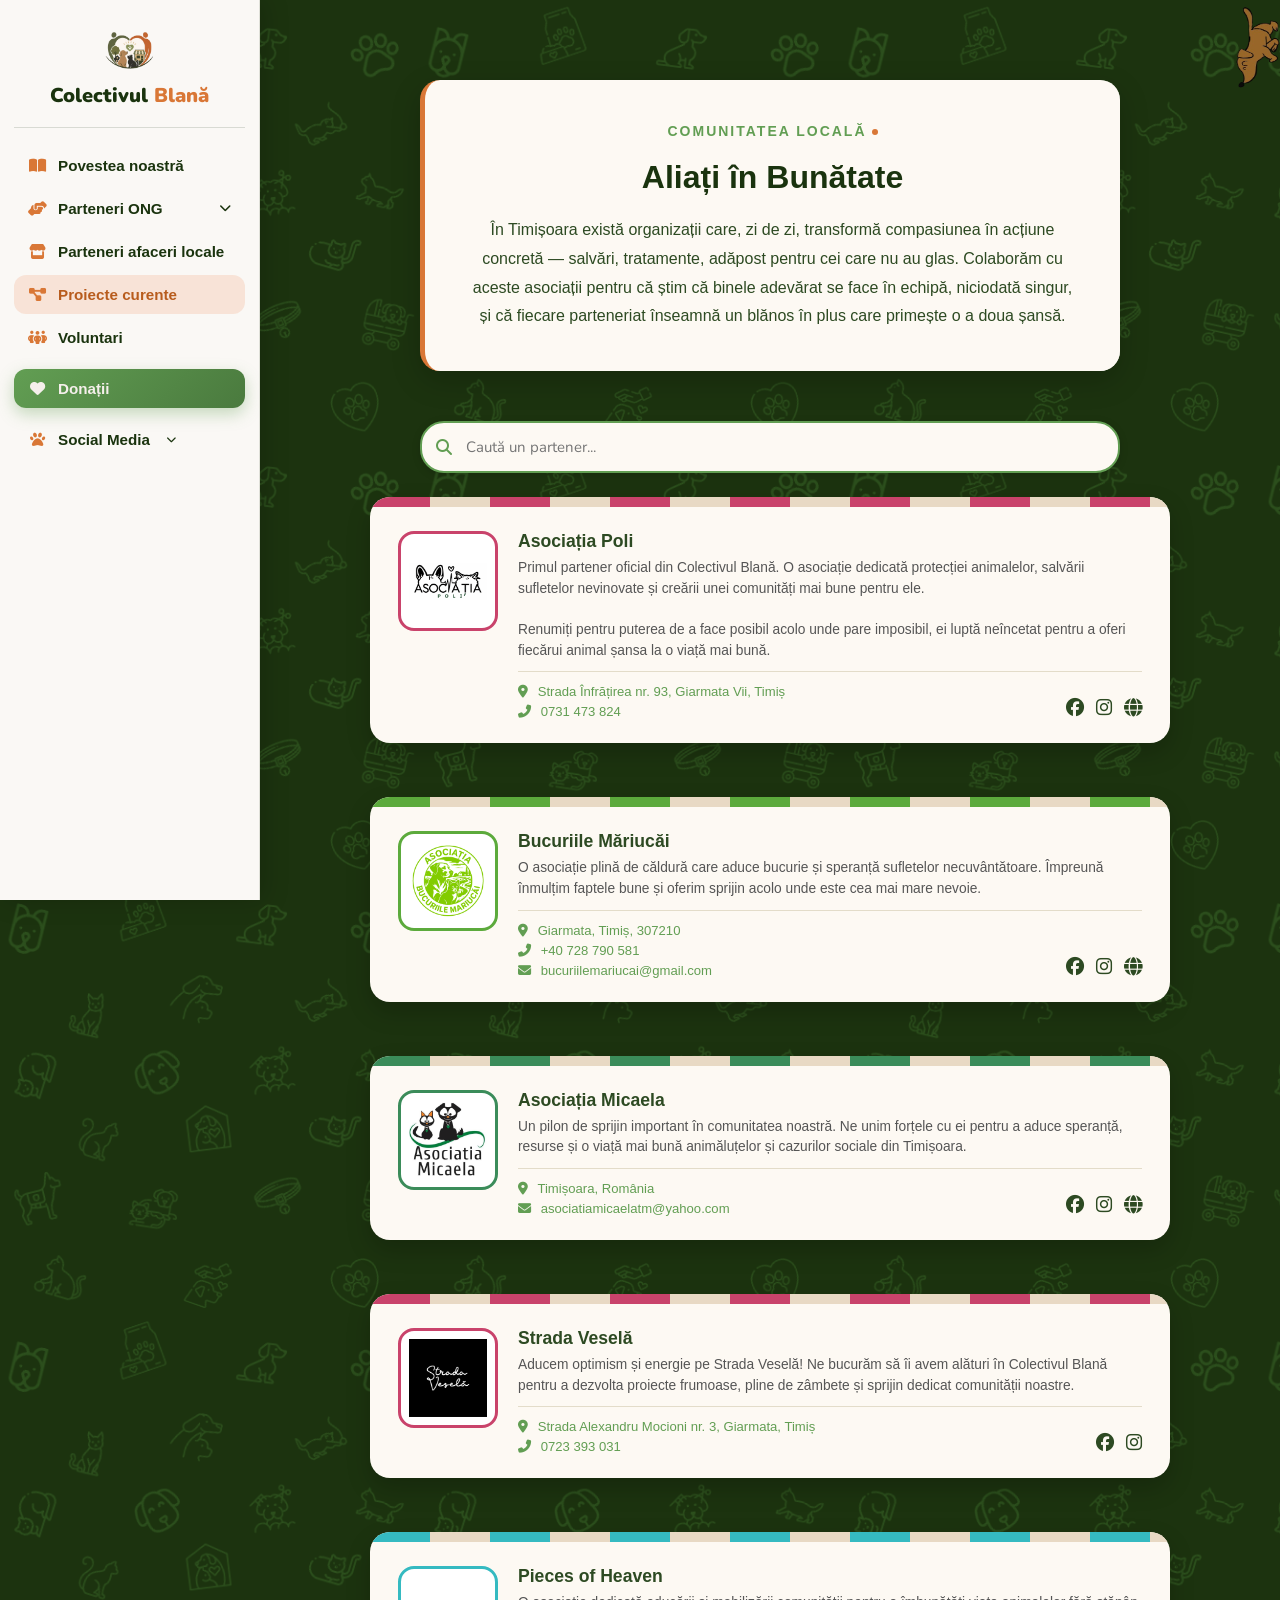
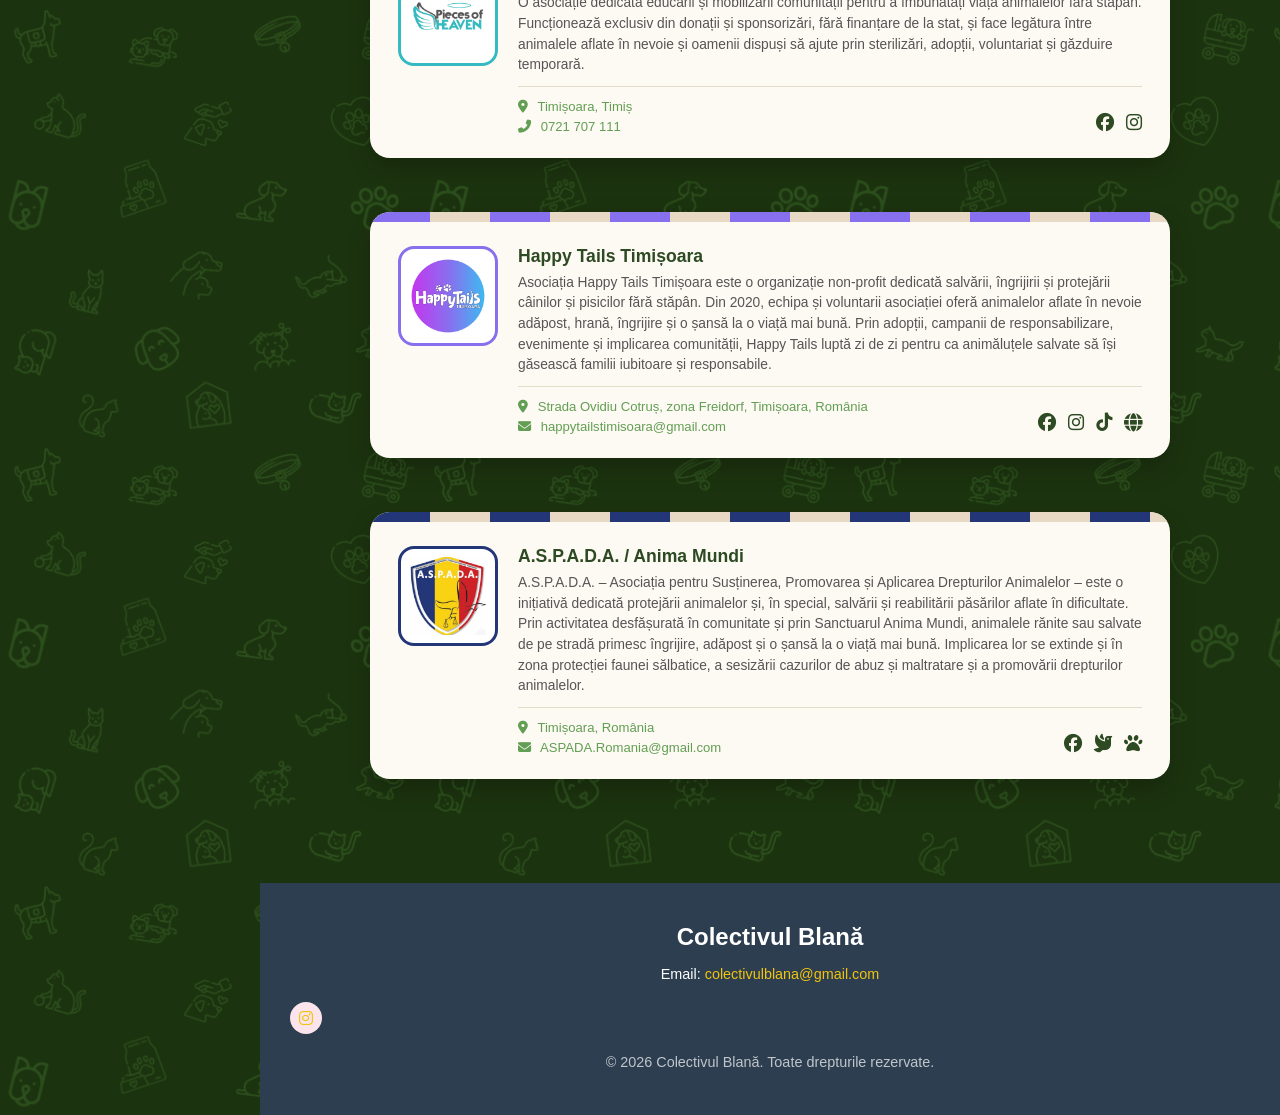
<file: parteneri-ong.html>
<!DOCTYPE html>
<html lang="ro">
<head>
    <meta charset="UTF-8">
    <meta name="viewport" content="width=device-width, initial-scale=1.0">
    <title>Parteneri ONG - Colectivul Blană</title>
    <link rel="icon" type="image/png" href="Imagini/logocolectiv.png">
    <link rel="stylesheet" href="style.css">
    <link rel="stylesheet" href="https://cdnjs.cloudflare.com/ajax/libs/font-awesome/6.5.1/css/all.min.css">
<link rel="stylesheet" href="https://cdnjs.cloudflare.com/ajax/libs/font-awesome/6.5.1/css/all.min.css">
    
    <meta property="og:image" content="https://colectivulblana.ro/Imagini/urlthumbnail.png">
<meta property="og:image:width" content="1200">
<meta property="og:image:height" content="630">
<meta property="og:title" content="Colectivul Blană - ONG">
<meta property="og:description" content="Conectăm asociațiile de protecție a animalelor cu afacerile locale din Timișoara.">
<meta property="og:url" content="https://colectivulblana.ro">
<meta property="og:type" content="website">
</head>
<body>

<div id="content-wrap">

    <!-- Animația dachshund -->
    <div id="dachshund-scroll-wrapper">
        <img src="Imagini/dachshund_rear.png" id="dachshund-rear" alt="Rear">
        <div id="dachshund-body">
            <img src="Imagini/dachshund_head.png" id="dachshund-head" alt="Head">
        </div>
    </div>

    <div class="sidebar-backdrop" id="sidebarBackdrop"></div>

<header class="navbar" id="sidebar">
    <button class="hamburger" id="hamburger" aria-label="Meniu" aria-expanded="false">
        <span></span>
        <span></span>
        <span></span>
    </button>

    <a href="index.html" class="sidebar-brand">
        <img src="Imagini/logocolectiv.png" alt="Logo Colectiv" class="logo-img">
        <span class="logo-text">Colectivul <span class="accent">Blană</span></span>
    </a>

    <ul class="nav-links">
        <li><a href="index.html#povestea-noastra"><i class="fas fa-book-open nav-ico"></i> Povestea noastră</a></li>
        <li class="dropdown">
            <a href="parteneri-ong.html" class="dropdown-toggle"><i class="fas fa-handshake-angle nav-ico"></i> Parteneri ONG <i class="fas fa-chevron-down arrow"></i></a>
            <ul class="dropdown-menu">
                <li><a href="parteneri-ong.html">Listă Parteneri ONG</a></li>
                <li><a href="adoptii.html">Adopții</a></li>
                <li><a href="super-seniori.html">#SuperSeniori</a></li>
            </ul>
        </li>
        <li><a href="parteneri-afaceri.html"><i class="fas fa-store nav-ico"></i> Parteneri afaceri locale</a></li>
        <li><a href="proiecte.html" class="active"><i class="fas fa-diagram-project nav-ico"></i> Proiecte curente</a></li>
        <li><a href="voluntari.html"><i class="fas fa-people-group nav-ico"></i> Voluntari</a></li>
        <li><a href="donatii.html" class="btn-donatie"><i class="fas fa-heart nav-ico"></i> Donații</a></li>
        <li class="dropdown">
            <a href="#" class="dropdown-toggle social-toggle">
                <i class="fas fa-paw nav-ico"></i> Social Media <i class="fas fa-chevron-down arrow"></i>
            </a>
            <ul class="dropdown-menu">
                <li><a href="https://www.facebook.com/profile.php?id=61593568241003" target="_blank" rel="noopener noreferrer"><i class="fab fa-facebook-f"></i> Facebook</a></li>
                <li><a href="https://www.tiktok.com/@colectivulblana" target="_blank" rel="noopener noreferrer"><i class="fab fa-tiktok"></i> TikTok</a></li>
                <li><a href="https://www.instagram.com/colectivulblana/" target="_blank" rel="noopener noreferrer"><i class="fab fa-instagram"></i> Instagram</a></li>
            </ul>
        </li>
    </ul>
</header>
    <!-- Conținut principal -->
    <main>
        <section class="partners-section">
            <div class="partners-intro">
                <span class="subtitle">Comunitatea Locală</span>
                <h2>Aliați în Bunătate</h2>
                <p>
                    În Timișoara există organizații care, zi de zi, transformă compasiunea în acțiune
                    concretă — salvări, tratamente, adăpost pentru cei care nu au glas. Colaborăm cu
                    aceste asociații pentru că știm că binele adevărat se face în echipă, niciodată
                    singur, și că fiecare parteneriat înseamnă un blănos în plus care primește o
                    a doua șansă.
                </p>
            </div>

            <div class="partner-search-wrapper">
  <i class="fas fa-search partner-search-icon"></i>
  <input type="text" id="ngoSearch" placeholder="Caută un partener..." class="partner-search-input">
</div>

            <div class="partners-list-container">

                <!-- ASOCIAȚIA POLI -->
                <div class="cbp-card" style="--cbp-accent: #C9436B;">
                    <div class="cbp-band"></div>
                    <div class="cbp-body">
                        <div class="cbp-logo">
                            <img src="Imagini/AsociatiaPoli.png" alt="Logo Asociația Poli">
                        </div>
                        <div class="cbp-info">
                            <h3>Asociația Poli</h3>
                            <p class="cbp-description">
                                Primul partener oficial din Colectivul Blană. O asociație dedicată protecției animalelor, salvării sufletelor nevinovate și creării unei comunități mai bune pentru ele.<br><br>
                                Renumiți pentru puterea de a face posibil acolo unde pare imposibil, ei luptă neîncetat pentru a oferi fiecărui animal șansa la o viață mai bună.
                            </p>
                            <div class="cbp-meta">
                                <div class="cbp-contact-details">
                                    <p><i class="fas fa-map-marker-alt"></i> Strada Înfrățirea nr. 93, Giarmata Vii, Timiș</p>
                                    <p><i class="fas fa-phone-alt"></i> 0731 473 824</p>
                                </div>
                                <div class="cbp-socials">
                                    <a href="https://www.facebook.com/profile.php?id=61554698213251" target="_blank" rel="noopener noreferrer" title="Facebook"><i class="fab fa-facebook"></i></a>
                                    <a href="https://www.instagram.com/asociatiapoli/" target="_blank" rel="noopener noreferrer" title="Instagram"><i class="fab fa-instagram"></i></a>
                                    <a href="https://asociatia-poli.ro/" target="_blank" rel="noopener noreferrer" title="Website"><i class="fas fa-globe"></i></a>
                                </div>
                            </div>
                        </div>
                    </div>
                </div>

                <!-- BUCURIILE MĂRIUCĂI -->
                <div class="cbp-card" style="--cbp-accent: #5CAA3C;">
                    <div class="cbp-band"></div>
                    <div class="cbp-body">
                        <div class="cbp-logo">
                            <img src="Imagini/BucuriileMariucai.png" alt="Logo Bucuriile Măriucăi">
                        </div>
                        <div class="cbp-info">
                            <h3>Bucuriile Măriucăi</h3>
                            <p class="cbp-description">
                                O asociație plină de căldură care aduce bucurie și speranță sufletelor necuvântătoare. Împreună înmulțim faptele bune și oferim sprijin acolo unde este cea mai mare nevoie.
                            </p>
                            <div class="cbp-meta">
                                <div class="cbp-contact-details">
                                    <p><i class="fas fa-map-marker-alt"></i> Giarmata, Timiș, 307210</p>
                                    <p><i class="fas fa-phone-alt"></i> +40 728 790 581</p>
                                    <p><i class="fas fa-envelope"></i> bucuriilemariucai@gmail.com</p>
                                </div>
                                <div class="cbp-socials">
                                    <a href="https://www.facebook.com/profile.php?id=61576627142441" target="_blank" rel="noopener noreferrer" title="Facebook"><i class="fab fa-facebook"></i></a>
                                    <a href="https://www.instagram.com/asociatiabucuriilemariucai/" target="_blank" rel="noopener noreferrer" title="Instagram"><i class="fab fa-instagram"></i></a>
                                    <a href="https://bucuriile-mariucai.ro/" target="_blank" rel="noopener noreferrer" title="Website"><i class="fas fa-globe"></i></a>
                                </div>
                            </div>
                        </div>
                    </div>
                </div>

                <!-- ASOCIAȚIA MICAELA -->
                <div class="cbp-card" style="--cbp-accent: #3B8C5A;">
                    <div class="cbp-band"></div>
                    <div class="cbp-body">
                        <div class="cbp-logo">
                            <img src="Imagini/AsociatiaMicaela.jpg" alt="Logo Asociația Micaela">
                        </div>
                        <div class="cbp-info">
                            <h3>Asociația Micaela</h3>
                            <p class="cbp-description">
                                Un pilon de sprijin important în comunitatea noastră. Ne unim forțele cu ei pentru a aduce speranță, resurse și o viață mai bună animăluțelor și cazurilor sociale din Timișoara.
                            </p>
                            <div class="cbp-meta">
                                <div class="cbp-contact-details">
                                    <p><i class="fas fa-map-marker-alt"></i> Timișoara, România</p>
                                    <p><i class="fas fa-envelope"></i> asociatiamicaelatm@yahoo.com</p>
                                </div>
                                <div class="cbp-socials">
                                    <a href="https://www.facebook.com/mmpr.eu/?locale=ro_RO" target="_blank" rel="noopener noreferrer" title="Facebook"><i class="fab fa-facebook"></i></a>
                                    <a href="https://www.instagram.com/asociatiamicaelatm/" target="_blank" rel="noopener noreferrer" title="Instagram"><i class="fab fa-instagram"></i></a>
                                    <a href="https://asociatiamicaela.de" target="_blank" rel="noopener noreferrer" title="Website"><i class="fas fa-globe"></i></a>
                                </div>
                            </div>
                        </div>
                    </div>
                </div>

                <!-- STRADA VESELĂ -->
                <div class="cbp-card">
                    <div class="cbp-band"></div>
                    <div class="cbp-body">
                        <div class="cbp-logo">
                            <img src="Imagini/StradaVesela.jpg" alt="Logo Strada Veselă">
                        </div>
                        <div class="cbp-info">
                            <h3>Strada Veselă</h3>
                            <p class="cbp-description">
                                Aducem optimism și energie pe Strada Veselă! Ne bucurăm să îi avem alături în Colectivul Blană pentru a dezvolta proiecte frumoase, pline de zâmbete și sprijin dedicat comunității noastre.
                            </p>
                            <div class="cbp-meta">
                                <div class="cbp-contact-details">
                                    <p><i class="fas fa-map-marker-alt"></i> Strada Alexandru Mocioni nr. 3, Giarmata, Timiș</p>
                                    <p><i class="fas fa-phone-alt"></i> 0723 393 031</p>
                                </div>
                                <div class="cbp-socials">
                                    <a href="https://www.facebook.com/p/Strada-Vesela-61557147540152/" target="_blank" rel="noopener noreferrer" title="Facebook"><i class="fab fa-facebook"></i></a>
                                    <a href="https://www.instagram.com/facemstradavesela/" target="_blank" rel="noopener noreferrer" title="Instagram"><i class="fab fa-instagram"></i></a>
                                </div>
                            </div>
                        </div>
                    </div>
                </div>

                <!-- PIECES OF HEAVEN -->
                 
                <div class="cbp-card" style="--cbp-accent: #35bac1;">
                    <div class="cbp-band"></div>
                    <div class="cbp-body">
                        <div class="cbp-logo">
                            <img src="Imagini/piecesofheaven.jpg" alt="Logo Pieces of Heaven">
                        </div>
                        <div class="cbp-info">
                            <h3>Pieces of Heaven</h3>
                            <p class="cbp-description">
                                O asociație dedicată educării și mobilizării comunității pentru a îmbunătăți viața animalelor fără stăpân. Funcționează exclusiv din donații și sponsorizări, fără finanțare de la stat, și face legătura între animalele aflate în nevoie și oamenii dispuși să ajute prin sterilizări, adopții, voluntariat și găzduire temporară.
                            </p>
                            <div class="cbp-meta">
                                <div class="cbp-contact-details">
                                    <p><i class="fas fa-map-marker-alt"></i> Timișoara, Timiș</p>
                                    <p><i class="fas fa-phone-alt"></i> 0721 707 111</p>
                                </div>
                                <div class="cbp-socials">
                                    <a href="https://www.facebook.com/Pieces0fHeaven/?locale=ro_RO" target="_blank" rel="noopener noreferrer" title="Facebook"><i class="fab fa-facebook"></i></a>
                                    <a href="https://www.instagram.com/asociatia_piecesofheaven/" target="_blank" rel="noopener noreferrer" title="Instagram"><i class="fab fa-instagram"></i></a>
                                </div>
                            </div>
                        </div>
                    </div>
                </div>

                <!-- HAPPY TAILS TIMIȘOARA -->
                <div class="cbp-card" style="--cbp-accent: #8670ee;">
                    <div class="cbp-band"></div>
                    <div class="cbp-body">
                        <div class="cbp-logo">
                            <img src="Imagini/happy tails.png" alt="Logo Happy Tails Timișoara">
                        </div>
                        <div class="cbp-info">
                            <h3>Happy Tails Timișoara</h3>
                            <p class="cbp-description">
                                Asociația Happy Tails Timișoara este o organizație non-profit dedicată salvării, îngrijirii și protejării câinilor și pisicilor fără stăpân. Din 2020, echipa și voluntarii asociației oferă animalelor aflate în nevoie adăpost, hrană, îngrijire și o șansă la o viață mai bună. Prin adopții, campanii de responsabilizare, evenimente și implicarea comunității, Happy Tails luptă zi de zi pentru ca animăluțele salvate să își găsească familii iubitoare și responsabile.
                            </p>
                            <div class="cbp-meta">
                                <div class="cbp-contact-details">
                                    <p><i class="fas fa-map-marker-alt"></i> Strada Ovidiu Cotruș, zona Freidorf, Timișoara, România</p>
                                    <p><i class="fas fa-envelope"></i> happytailstimisoara@gmail.com</p>
                                </div>
                                <div class="cbp-socials">
                                    <a href="https://www.facebook.com/HappyTailsTimisoara" target="_blank" rel="noopener noreferrer" title="Facebook"><i class="fab fa-facebook"></i></a>
                                    <a href="https://www.instagram.com/happytailstimisoara" target="_blank" rel="noopener noreferrer" title="Instagram"><i class="fab fa-instagram"></i></a>
                                    <a href="https://www.tiktok.com/@happy.tails.timisoara" target="_blank" rel="noopener noreferrer" title="TikTok"><i class="fab fa-tiktok"></i></a>
                                    <a href="https://happytailstimisoara.com/" target="_blank" rel="noopener noreferrer" title="Website"><i class="fas fa-globe"></i></a>
                                </div>
                            </div>
                        </div>
                    </div>
                </div>

                <!-- A.S.P.A.D.A. / ANIMA MUNDI -->
                <div class="cbp-card" style="--cbp-accent: #233678;">
                    <div class="cbp-band"></div>
                    <div class="cbp-body">
                        <div class="cbp-logo cbp-logo-flip">
                            <div class="cbp-logo-flip-inner">
                                <div class="cbp-logo-front">
                                    <img src="Imagini/aspada.jpg" alt="A.S.P.A.D.A.">
                                </div>
                                <div class="cbp-logo-back">
                                    <img src="Imagini/animus.jpg" alt="Sanctuarul Anima Mundi">
                                </div>
                            </div>
                        </div>
                        <div class="cbp-info">
                            <h3>A.S.P.A.D.A. / Anima Mundi</h3>
                            <p class="cbp-description">
                                A.S.P.A.D.A. – Asociația pentru Susținerea, Promovarea și Aplicarea Drepturilor Animalelor – este o inițiativă dedicată protejării animalelor și, în special, salvării și reabilitării păsărilor aflate în dificultate. Prin activitatea desfășurată în comunitate și prin Sanctuarul Anima Mundi, animalele rănite sau salvate de pe stradă primesc îngrijire, adăpost și o șansă la o viață mai bună. Implicarea lor se extinde și în zona protecției faunei sălbatice, a sesizării cazurilor de abuz și maltratare și a promovării drepturilor animalelor.
                            </p>
                            <div class="cbp-meta">
                                <div class="cbp-contact-details">
                                    <p><i class="fas fa-map-marker-alt"></i> Timișoara, România</p>
                                    <p><i class="fas fa-envelope"></i> ASPADA.Romania@gmail.com</p>
                                </div>
                                <div class="cbp-socials">
                                    <a href="https://www.facebook.com/groups/132499963626152" target="_blank" rel="noopener noreferrer" title="A.S.P.A.D.A."><i class="fab fa-facebook"></i></a>
                                    <a href="https://www.facebook.com/groups/888770701906328" target="_blank" rel="noopener noreferrer" title="113 - Păsări în dificultate"><i class="fas fa-dove"></i></a>
                                    <a href="https://www.facebook.com/profile.php?id=100085568356409" target="_blank" rel="noopener noreferrer" title="Anima Mundi"><i class="fas fa-paw"></i></a>
                                </div>
                            </div>
                        </div>
                    </div>
                </div>

            </div>
        </section>
    </main>

</div><!-- /content-wrap -->

<footer>
    <div class="footer-content">
        <h3>Colectivul Blană</h3>
        <p>Email: <a href="mailto:colectivulblana@gmail.com">colectivulblana@gmail.com</a></p>
        <div class="footer-social">
            <a href="https://www.instagram.com/colectivulblana/" target="_blank" rel="noopener noreferrer" class="social-link insta-icon">
                <i class="fab fa-instagram"></i>
            </a>
        </div>
        <p class="copyright">&copy; 2026 Colectivul Blană. Toate drepturile rezervate.</p>
    </div>
</footer>

<script>
window.addEventListener('scroll', function() {
    let winScroll = document.body.scrollTop || document.documentElement.scrollTop;
    let height = document.documentElement.scrollHeight - document.documentElement.clientHeight;
    let scrolled = height > 0 ? (winScroll / height) * 100 : 0;
    document.getElementById("dachshund-body").style.height = scrolled + "%";
});
</script>

<script>
function flipFilter(container, cardSelector, matchFn) {
  const cards = container.querySelectorAll(cardSelector);
  const firstRects = new Map();

  cards.forEach(card => {
    firstRects.set(card, card.getBoundingClientRect());
  });

  cards.forEach(card => {
    const matches = matchFn(card);
    card.classList.toggle('search-hidden', !matches);
  });

  requestAnimationFrame(() => {
    cards.forEach(card => {
      if (card.classList.contains('search-hidden')) return;

      const first = firstRects.get(card);
      const last = card.getBoundingClientRect();
      const deltaX = first.left - last.left;
      const deltaY = first.top - last.top;

      if (deltaX || deltaY) {
        card.style.transition = 'none';
        card.style.transform = `translate(${deltaX}px, ${deltaY}px) scale(1)`;
        requestAnimationFrame(() => {
          card.style.transition = 'transform 0.3s ease, opacity 0.3s ease';
          card.style.transform = '';
        });
      }
    });
  });
}

document.getElementById('ngoSearch').addEventListener('input', function(e) {
  const query = e.target.value.toLowerCase().trim();
  const container = document.querySelector('.partners-list-container');

  flipFilter(container, '.cbp-card', card => {
    const name = card.querySelector('h3').textContent.toLowerCase();
    const desc = card.querySelector('.cbp-description').textContent.toLowerCase();
    return name.includes(query) || desc.includes(query);
  });
});
</script>
<script>
const hamburger = document.getElementById('hamburger');
const navLinks = document.querySelector('.nav-links');

hamburger.addEventListener('click', () => {
    hamburger.classList.toggle('open');
    navLinks.classList.toggle('open');
});
</script>
<script>
(function () {
    var sidebar = document.getElementById('sidebar');
    var hamburger = document.getElementById('hamburger');
    var backdrop = document.getElementById('sidebarBackdrop');

    function setOpen(open) {
        sidebar.classList.toggle('open', open);
        backdrop.classList.toggle('show', open);
        hamburger.setAttribute('aria-expanded', open ? 'true' : 'false');
        document.body.style.overflow = open ? 'hidden' : '';
    }

    hamburger.addEventListener('click', function () { setOpen(!sidebar.classList.contains('open')); });
    backdrop.addEventListener('click', function () { setOpen(false); });

    sidebar.querySelectorAll('.dropdown-toggle').forEach(function (toggle) {
        toggle.addEventListener('click', function (e) {
            e.preventDefault();
            toggle.parentElement.classList.toggle('open');
        });
    });

    sidebar.querySelectorAll('.dropdown-menu a, .nav-links > li:not(.dropdown) > a').forEach(function (a) {
        a.addEventListener('click', function () { setOpen(false); });
    });

    var active = sidebar.querySelector('.dropdown-menu a.active');
    if (active) active.closest('.dropdown').classList.add('open');
})();
</script>
</body>
</html>
</file>
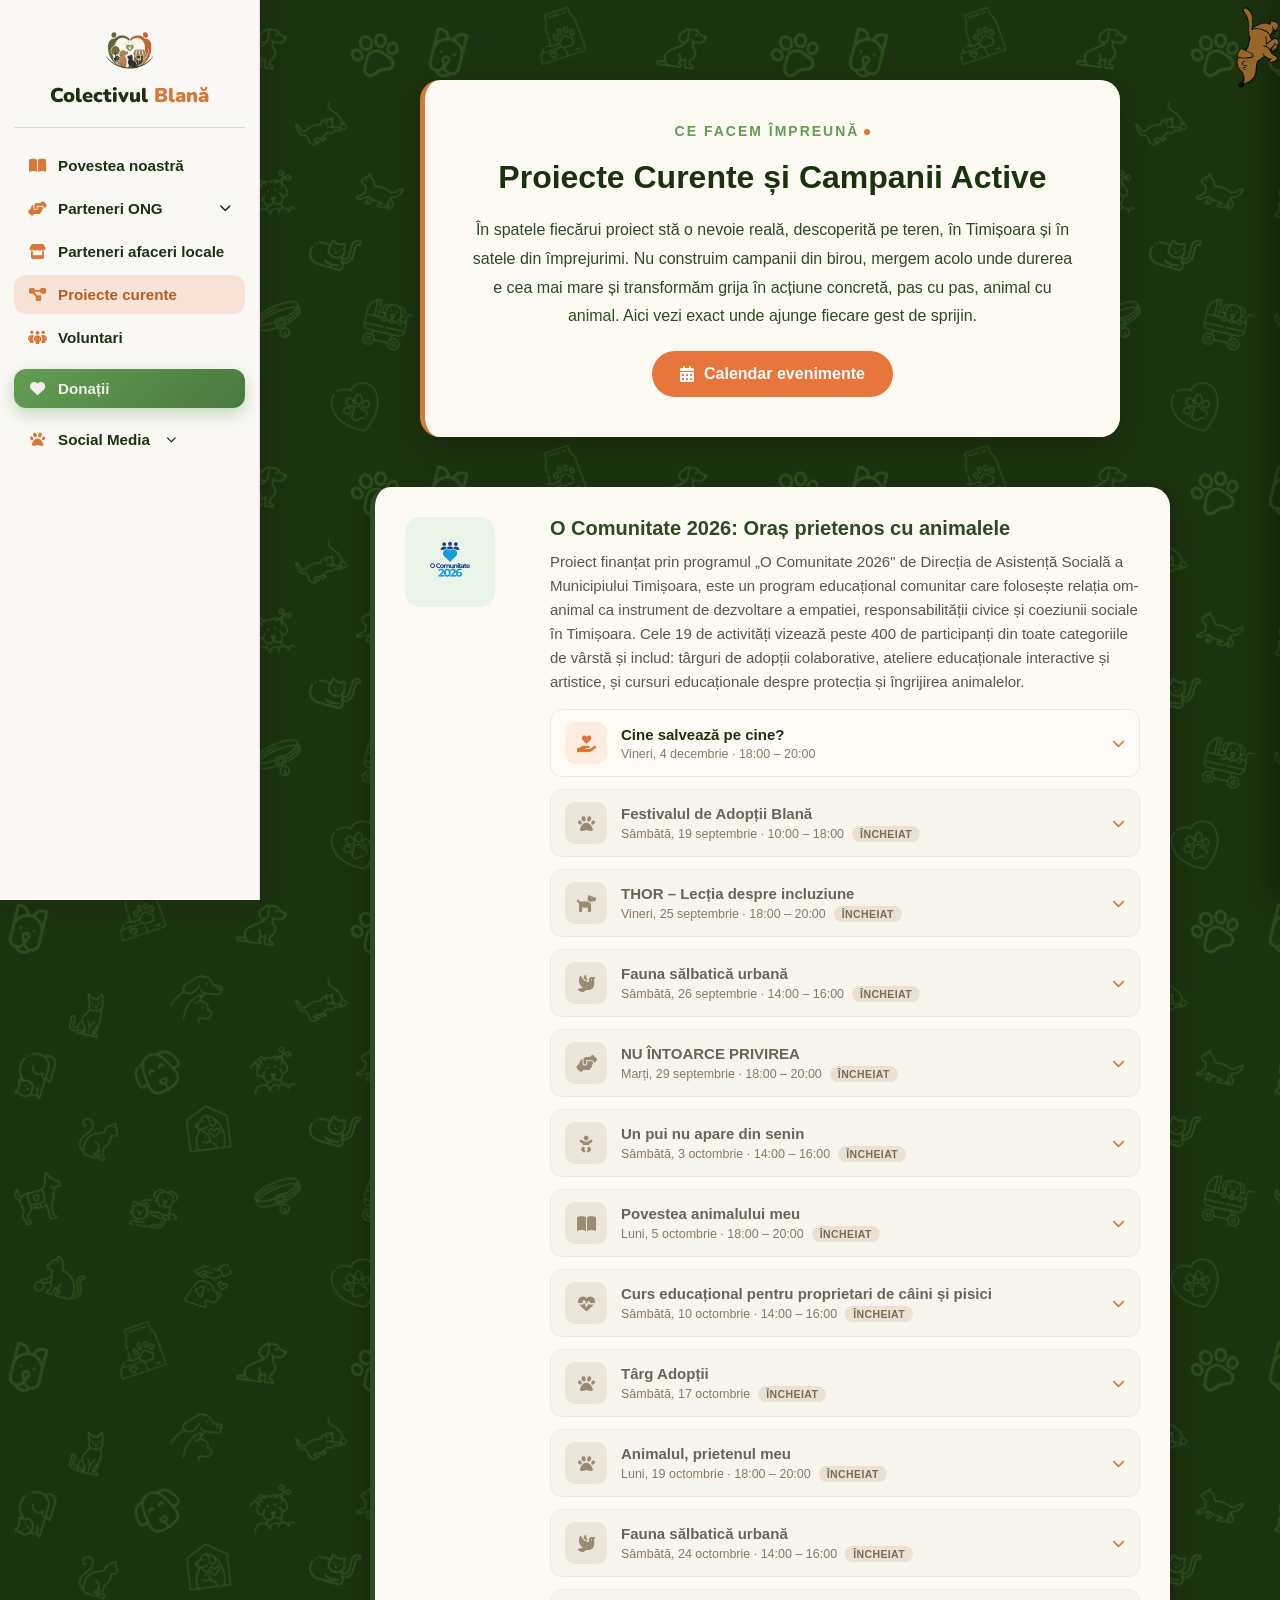
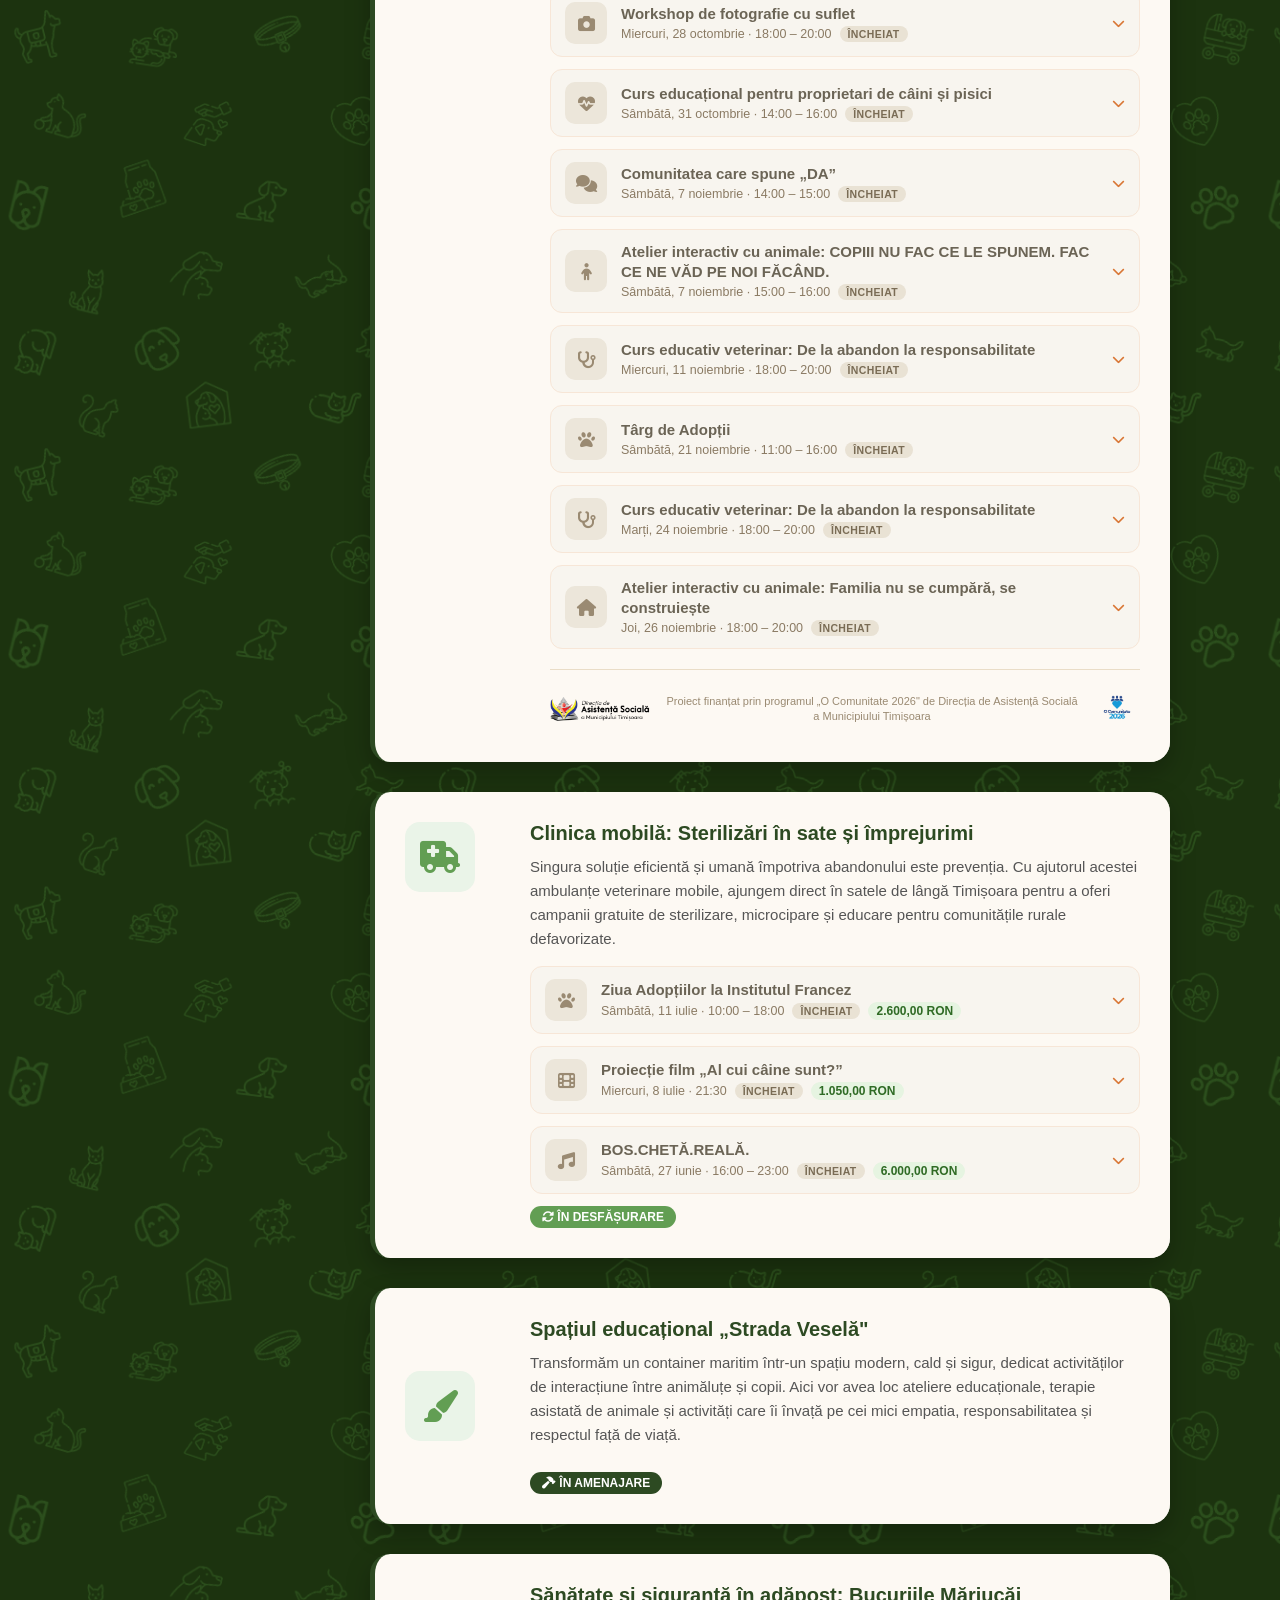
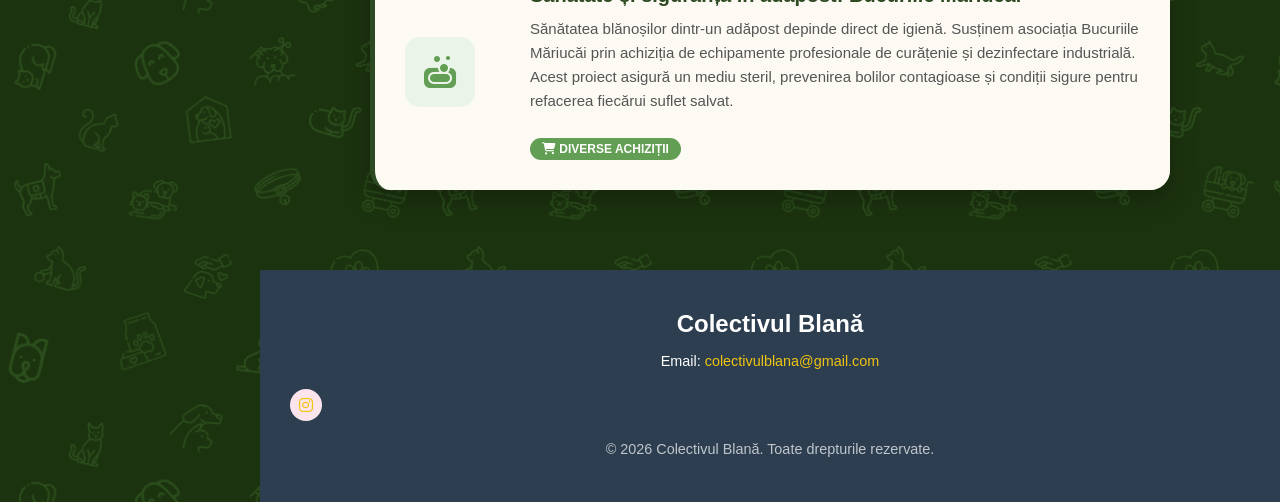
<file: proiecte.html>
<!DOCTYPE html>
<html lang="ro">
<head>
    <meta charset="UTF-8">
    <meta name="viewport" content="width=device-width, initial-scale=1.0">
    <title>Proiecte Curente - Colectivul Blană</title>
    <link rel="icon" type="image/png" href="Imagini/logocolectiv.png">
    <link rel="stylesheet" href="style.css">
    <link rel="stylesheet" href="https://cdnjs.cloudflare.com/ajax/libs/font-awesome/6.0.0/css/all.min.css">
    <link rel="stylesheet" href="https://cdnjs.cloudflare.com/ajax/libs/font-awesome/6.5.1/css/all.min.css">
    <meta property="og:image" content="https://colectivulblana.ro/Imagini/urlthumbnail.png">
<meta property="og:image:width" content="1200">
<meta property="og:image:height" content="630">
<meta property="og:title" content="Colectivul Blană - ONG">
<meta property="og:description" content="Conectăm asociațiile de protecție a animalelor cu afacerile locale din Timișoara.">
<meta property="og:url" content="https://colectivulblana.ro">
<meta property="og:type" content="website">

<style>
/* ============ BUTON CALENDAR ============ */
.btn-calendar { display: inline-flex; align-items: center; gap: 10px; background: #e8763c; color: #fff; border: none; font-weight: 700; font-size: 1rem; padding: 14px 28px; border-radius: 40px; cursor: pointer; margin-top: 20px; transition: background 0.25s ease, transform 0.25s ease; }
.btn-calendar:hover { background: #d3652d; transform: translateY(-2px); }

/* ============ MODAL CALENDAR ============ */
.calendar-modal-overlay { display: none; position: fixed; inset: 0; background: rgba(20, 25, 15, 0.65); z-index: 99999; align-items: flex-start; justify-content: center; padding: 40px 16px; overflow-y: auto; scrollbar-width: none; -ms-overflow-style: none; }
.calendar-modal-overlay::-webkit-scrollbar { display: none; }
.calendar-modal-overlay.open { display: flex; }
.calendar-modal { background-color: #FDF9F3; background-image: linear-gradient(rgba(255, 255, 255, 0.45), rgba(255, 255, 255, 0.75)), url("https://www.transparenttextures.com/patterns/cream-paper.png"); background-blend-mode: color-burn, normal; border-radius: 24px; border-left: 6px solid #e8763c; box-shadow: 0 20px 50px rgba(0, 0, 0, 0.35); max-width: 1100px; width: 100%; max-height: 90vh; overflow-y: auto; padding: 34px 30px; position: relative; scrollbar-width: none; -ms-overflow-style: none; }
.calendar-modal::-webkit-scrollbar { display: none; }
.calendar-modal-close { position: absolute; top: 18px; right: 18px; background: #ffece0; color: #d97736; border: none; width: 36px; height: 36px; border-radius: 50%; font-size: 1.1rem; cursor: pointer; display: flex; align-items: center; justify-content: center; transition: background 0.2s ease; }
.calendar-modal-close:hover { background: #ffd9bd; }
.calendar-kicker { display: inline-flex; align-items: center; gap: 7px; color: #3f7a5c; font-weight: 700; letter-spacing: 1.2px; text-transform: uppercase; font-size: 0.82rem; margin-bottom: 10px; }
.calendar-kicker::after { content: ''; width: 6px; height: 6px; border-radius: 50%; background: #e8763c; display: inline-block; }
.calendar-title h2 { font-size: 1.8rem; color: #16301f; margin: 0 0 6px 0; }
.calendar-title p { color: #4A5A43; font-size: 0.95rem; max-width: 620px; }
.calendar-nav { display: flex; align-items: center; justify-content: center; gap: 22px; margin-top: 26px; }
.calendar-nav button { background: #ffece0; color: #d97736; border: none; width: 38px; height: 38px; border-radius: 50%; font-size: 1.1rem; cursor: pointer; transition: background 0.2s ease; }
.calendar-nav button:hover { background: #ffd9bd; }
.calendar-nav-label { font-weight: 700; color: #16301f; font-size: 1.1rem; min-width: 170px; text-align: center; text-transform: capitalize; }
.months-grid { max-width: 360px; margin: 18px auto 0; }
.month-card { display: none; background-color: #fffaf3; border-radius: 18px; border: 1px solid #eaddc7; padding: 18px 16px 16px; }
.month-card.active { display: block; }
.month-card h3 { margin: 0 0 12px 0; color: #16301f; font-size: 1.05rem; text-transform: capitalize; }
.day-names { display: grid; grid-template-columns: repeat(7, 1fr); gap: 4px; margin-bottom: 6px; }
.day-names span { text-align: center; font-size: 0.68rem; font-weight: 700; color: #8a7a63; text-transform: uppercase; }
.days-grid { display: grid; grid-template-columns: repeat(7, 1fr); gap: 4px; }
.day-cell { aspect-ratio: 1 / 1; display: flex; align-items: center; justify-content: center; font-size: 0.78rem; color: #4A5A43; border-radius: 8px; }
.day-cell.empty { visibility: hidden; }
.day-cell.event { background-color: #ffece0; color: #d97736; font-weight: 700; border: 1.5px solid #d97736; cursor: default; }
.event-list { list-style: none; margin: 14px 0 0 0; padding: 10px 0 0 0; border-top: 1px dashed #eaddc7; }
.event-list li { display: flex; align-items: center; gap: 10px; font-size: 0.83rem; color: #4A5A43; padding: 4px 0; }
.event-list .event-date { min-width: 32px; height: 32px; background-color: #ffece0; color: #d97736; border-radius: 8px; display: flex; align-items: center; justify-content: center; font-weight: 700; font-size: 0.8rem; flex-shrink: 0; }
.event-list .event-label { font-style: italic; color: #9a8a72; flex: 1; }
.btn-inscrie { background: #e8763c; color: #fff; border: none; font-weight: 700; font-size: 0.75rem; padding: 6px 14px; border-radius: 20px; cursor: pointer; white-space: nowrap; transition: background 0.2s ease; }
.btn-inscrie:hover { background: #d3652d; }
.btn-info { background: #ffece0; color: #d97736; border: none; width: 24px; height: 24px; min-width: 24px; border-radius: 50%; cursor: pointer; font-size: 0.72rem; font-weight: 800; display: flex; align-items: center; justify-content: center; transition: background 0.2s ease; }
.btn-info:hover { background: #ffd9bd; }

/* ============ MODAL INFO EVENIMENT ============ */
.info-modal-overlay { display: none; position: fixed; inset: 0; background: rgba(20, 25, 15, 0.7); z-index: 100001; align-items: flex-start; justify-content: center; padding: 40px 16px; overflow-y: auto; scrollbar-width: none; -ms-overflow-style: none; }
.info-modal-overlay::-webkit-scrollbar { display: none; }
.info-modal-overlay.open { display: flex; }
.info-modal { background-color: #FDF9F3; background-image: linear-gradient(rgba(255, 255, 255, 0.45), rgba(255, 255, 255, 0.75)), url("https://www.transparenttextures.com/patterns/cream-paper.png"); background-blend-mode: color-burn, normal; border-radius: 24px; border-left: 6px solid #e8763c; box-shadow: 0 20px 50px rgba(0, 0, 0, 0.35); max-width: 540px; width: 100%; max-height: 90vh; overflow-y: auto; padding: 34px 30px; position: relative; scrollbar-width: none; -ms-overflow-style: none; }
.info-modal::-webkit-scrollbar { display: none; }
.info-modal-close { position: absolute; top: 18px; right: 18px; background: #ffece0; color: #d97736; border: none; width: 36px; height: 36px; border-radius: 50%; font-size: 1.1rem; cursor: pointer; display: flex; align-items: center; justify-content: center; transition: background 0.2s ease; }
.info-modal-close:hover { background: #ffd9bd; }
.info-modal h2 { font-size: 1.3rem; color: #16301f; margin: 0 0 14px 0; padding-right: 30px; }
.info-modal p { font-size: 0.92rem; color: #4A5A43; line-height: 1.6; margin: 0 0 12px 0; }
.info-modal-btn-inscrie { display: inline-flex; align-items: center; gap: 8px; background: #e8763c; color: #fff; border: none; font-weight: 700; font-size: 0.9rem; padding: 11px 22px; border-radius: 30px; cursor: pointer; margin-top: 8px; transition: background 0.2s ease; }
.info-modal-btn-inscrie:hover { background: #d3652d; }
.event-meta { background: #fff6ec; border-radius: 12px; padding: 14px 16px; margin-bottom: 16px; }
.event-meta-row { display: flex; align-items: center; gap: 10px; font-size: 0.88rem; color: #4A5A43; padding: 4px 0; }
.event-meta-row i { color: #d97736; width: 16px; text-align: center; flex-shrink: 0; }
.event-meta-row a { color: #d97736; font-weight: 700; text-decoration: none; }
.event-meta-row a:hover { text-decoration: underline; }

/* ============ MODAL ÎNSCRIERE ============ */
.registration-modal-overlay { display: none; position: fixed; inset: 0; background: rgba(20, 25, 15, 0.7); z-index: 100000; align-items: flex-start; justify-content: center; padding: 40px 16px; overflow-y: auto; scrollbar-width: none; -ms-overflow-style: none; }
.registration-modal-overlay::-webkit-scrollbar { display: none; }
.registration-modal-overlay.open { display: flex; }
.registration-modal { background-color: #FDF9F3; background-image: linear-gradient(rgba(255, 255, 255, 0.45), rgba(255, 255, 255, 0.75)), url("https://www.transparenttextures.com/patterns/cream-paper.png"); background-blend-mode: color-burn, normal; border-radius: 24px; border-left: 6px solid #e8763c; box-shadow: 0 20px 50px rgba(0, 0, 0, 0.35); max-width: 480px; width: 100%; max-height: 90vh; overflow-y: auto; padding: 34px 30px; position: relative; scrollbar-width: none; -ms-overflow-style: none; }
.registration-modal::-webkit-scrollbar { display: none; }
.registration-modal-close { position: absolute; top: 18px; right: 18px; background: #ffece0; color: #d97736; border: none; width: 36px; height: 36px; border-radius: 50%; font-size: 1.1rem; cursor: pointer; display: flex; align-items: center; justify-content: center; transition: background 0.2s ease; }
.registration-modal-close:hover { background: #ffd9bd; }
.registration-modal h2 { font-size: 1.4rem; color: #16301f; margin: 0 0 4px 0; }
.registration-modal h2 span { color: #e8763c; }
.registration-seats { font-size: 0.85rem; color: #4A5A43; margin: 0 0 20px 0; }
.form-group { margin-bottom: 14px; }
.form-group label { display: block; font-size: 0.82rem; font-weight: 700; color: #16301f; margin-bottom: 5px; }
.form-group input[type="text"], .form-group input[type="email"], .form-group input[type="tel"], .form-group input[type="number"] { width: 100%; box-sizing: border-box; padding: 10px 12px; border: 1px solid #eaddc7; border-radius: 10px; font-size: 0.9rem; background: #fffefb; color: #2b2118; }
.form-group input:focus { outline: none; border-color: #e8763c; }
.form-checkbox { display: flex; align-items: flex-start; gap: 9px; margin-bottom: 12px; font-size: 0.78rem; color: #4A5A43; line-height: 1.4; }
.form-checkbox input { margin-top: 3px; flex-shrink: 0; }
.btn-submit-inscriere { width: 100%; background: #e8763c; color: #fff; border: none; font-weight: 700; font-size: 1rem; padding: 13px; border-radius: 40px; cursor: pointer; margin-top: 6px; transition: background 0.25s ease; }
.btn-submit-inscriere:hover { background: #d3652d; }
.btn-submit-inscriere:disabled { background: #d8c9b4; cursor: not-allowed; }
.form-message { margin-top: 14px; padding: 12px 14px; border-radius: 10px; font-size: 0.85rem; display: none; }
.form-message.show { display: block; }
.form-message.ok { background: #e6f4e1; color: #2f6b25; }
.form-message.error { background: #fde8e0; color: #b8461f; }
.form-support-note { margin-top: 14px; font-size: 0.75rem; color: #9a8a72; text-align: center; }
.form-support-note a { color: #d97736; font-weight: 700; text-decoration: none; }
.form-support-note a:hover { text-decoration: underline; }
.form-group input:disabled, .form-checkbox input:disabled { opacity: 0.5; cursor: not-allowed; }
.companions-list { display: flex; flex-direction: column; gap: 8px; margin-bottom: 8px; }
.companion-row { display: flex; align-items: center; gap: 8px; }
.companion-row input[type="text"] { flex: 1; box-sizing: border-box; padding: 9px 12px; border: 1px solid #eaddc7; border-radius: 10px; font-size: 0.88rem; background: #fffefb; color: #2b2118; }
.companion-row input[type="text"]:focus { outline: none; border-color: #e8763c; }
.btn-remove-companion { background: #fde8e0; color: #b8461f; border: none; width: 30px; height: 30px; min-width: 30px; border-radius: 50%; cursor: pointer; display: flex; align-items: center; justify-content: center; font-size: 0.85rem; transition: background 0.2s ease; }
.btn-remove-companion:hover { background: #fbd4c4; }
.btn-add-companion { display: inline-flex; align-items: center; gap: 6px; background: transparent; border: 1.5px dashed #d9c4a5; color: #a4713a; font-size: 0.82rem; font-weight: 700; padding: 8px 14px; border-radius: 20px; cursor: pointer; transition: background 0.2s ease, border-color 0.2s ease; }
.btn-add-companion:hover { background: #fdf1e2; border-color: #e8763c; }
.hp-field { position: absolute; left: -9999px; top: -9999px; opacity: 0; height: 0; overflow: hidden; }

/* ============ FOOTER FINANȚARE (logo-uri + text) ============ */
.funding-footer { display: flex; align-items: center; justify-content: space-between; gap: 16px; margin-top: 28px; padding-top: 18px; border-top: 1px solid #eaddc7; }
.funding-logo { height: 42px; width: auto; max-width: 90px; object-fit: contain; flex-shrink: 0; }
.funding-text { flex: 1; text-align: center; font-size: 0.7rem; font-weight: 300; color: #8a7a63; line-height: 1.45; letter-spacing: 0.2px; margin: 0; }
/* Doar în modalul calendarului, logo-urile sunt puțin mai mari */
.calendar-modal .funding-logo { height: 58px; max-width: 120px; }
@media (max-width: 480px) {
    .funding-footer { flex-direction: column; gap: 10px; }
    .funding-text { order: 2; }
    .funding-footer .funding-logo:last-child { order: 3; }
}

/* ============ FLIP AUTOMAT ICONIȚĂ (O Comunitate 2026 ↔ Colectivul Blană) ============ */
.icon-flip-box { width: 90px; height: 90px; min-width: 90px; margin-right: 25px; flex-shrink: 0; perspective: 700px; }
.icon-flip-inner { position: relative; width: 100%; height: 100%; transform-style: preserve-3d; animation: iconFlip 10s infinite; }
.icon-flip-face { position: absolute; inset: 0; backface-visibility: hidden; background-color: #EAF4E8; border-radius: 15px; display: flex; align-items: center; justify-content: center; padding: 10px; box-sizing: border-box; overflow: hidden; }
.icon-flip-face img { max-width: 100%; max-height: 100%; object-fit: contain; }
.icon-flip-face.icon-flip-back { transform: rotateY(180deg); }
@keyframes iconFlip {
    0%, 42% { transform: rotateY(0deg); }
    50%, 92% { transform: rotateY(180deg); }
    100% { transform: rotateY(360deg); }
}
/* ============ EVENIMENTE EXPANDABILE ============ */
.event-acc { background: #fffaf5; border: 1px solid #f7e6d7; border-radius: 12px; margin-bottom: 12px; overflow: hidden; }
.event-acc summary { list-style: none; display: flex; align-items: center; gap: 14px; padding: 12px 14px; cursor: pointer; }
.event-acc summary::-webkit-details-marker { display: none; }
.event-acc summary:hover { background: #fff3e8; }
.event-acc-icon { background: #ffece0; color: #d97736; min-width: 42px; height: 42px; border-radius: 10px; display: flex; align-items: center; justify-content: center; font-size: 17px; }
.event-acc-head { flex: 1; min-width: 0; }
.event-acc-title { font-weight: 700; color: #1A330E; font-size: 15px; line-height: 1.3; }
.event-acc-meta { font-size: 12.5px; color: #8a7a63; margin-top: 3px; display: flex; flex-wrap: wrap; align-items: center; gap: 8px; }
.event-acc-badge { background: #e9e2d4; color: #7a6c55; font-size: 10.5px; font-weight: 700; padding: 2px 8px; border-radius: 10px; text-transform: uppercase; letter-spacing: .4px; }
.event-acc-chevron { color: #d97736; font-size: 13px; transition: transform .25s ease; flex-shrink: 0; }
.event-acc[open] .event-acc-chevron { transform: rotate(180deg); }
.event-acc[open] summary { border-bottom: 1px dashed #f0dcc6; }
.event-acc-body { padding: 14px 16px 16px 70px; }
.event-ended-note { background: #eef6ec; color: #2f6b25; font-size: 13px; font-weight: 600; padding: 9px 12px; border-radius: 10px; margin-bottom: 12px; }
.event-acc.ended { background: #f8f5ef; }
.event-acc.ended .event-acc-icon { background: #ece6da; color: #9a8a72; }
.event-acc.ended .event-acc-title { color: #6b6455; }
@media (max-width: 600px) { .event-acc-body { padding-left: 16px; } }
.event-acc-funds { color: #2f6b25; font-weight: 700; font-size: 12px; background: #e6f4e1; padding: 2px 8px; border-radius: 10px; }
/* ============ CALENDAR: EVENIMENTE TRECUTE ============ */
.day-cell.event.past { background-color: #efe9de; color: #9a8a72; border-color: #cfc3ae; font-weight: 600; }
.event-list li.past .event-date { background-color: #efe9de; color: #9a8a72; }
.event-list li.past .event-label { color: #9a8a72; font-style: normal; }
.event-past-badge { background: #e9e2d4; color: #7a6c55; font-size: 10.5px; font-weight: 700; padding: 3px 9px; border-radius: 10px; text-transform: uppercase; letter-spacing: .4px; white-space: nowrap; }
</style>
</head>
<body>

<div id="content-wrap">

    <div id="dachshund-scroll-wrapper">
        <img src="Imagini/dachshund_rear.png" id="dachshund-rear" alt="Rear">
        <div id="dachshund-body">
            <img src="Imagini/dachshund_head.png" id="dachshund-head" alt="Head">
        </div>
    </div>

<div class="sidebar-backdrop" id="sidebarBackdrop"></div>

<header class="navbar" id="sidebar">
    <button class="hamburger" id="hamburger" aria-label="Meniu" aria-expanded="false">
        <span></span>
        <span></span>
        <span></span>
    </button>

    <a href="index.html" class="sidebar-brand">
        <img src="Imagini/logocolectiv.png" alt="Logo Colectiv" class="logo-img">
        <span class="logo-text">Colectivul <span class="accent">Blană</span></span>
    </a>

    <ul class="nav-links">
        <li><a href="index.html#povestea-noastra"><i class="fas fa-book-open nav-ico"></i> Povestea noastră</a></li>
        <li class="dropdown">
            <a href="parteneri-ong.html" class="dropdown-toggle"><i class="fas fa-handshake-angle nav-ico"></i> Parteneri ONG <i class="fas fa-chevron-down arrow"></i></a>
            <ul class="dropdown-menu">
                <li><a href="parteneri-ong.html">Listă Parteneri ONG</a></li>
                <li><a href="adoptii.html">Adopții</a></li>
                <li><a href="super-seniori.html">#SuperSeniori</a></li>
            </ul>
        </li>
        <li><a href="parteneri-afaceri.html"><i class="fas fa-store nav-ico"></i> Parteneri afaceri locale</a></li>
        <li><a href="proiecte.html" class="active"><i class="fas fa-diagram-project nav-ico"></i> Proiecte curente</a></li>
        <li><a href="voluntari.html"><i class="fas fa-people-group nav-ico"></i> Voluntari</a></li>
        <li><a href="donatii.html" class="btn-donatie"><i class="fas fa-heart nav-ico"></i> Donații</a></li>
        <li class="dropdown">
            <a href="#" class="dropdown-toggle social-toggle">
                <i class="fas fa-paw nav-ico"></i> Social Media <i class="fas fa-chevron-down arrow"></i>
            </a>
            <ul class="dropdown-menu">
                <li><a href="https://www.facebook.com/profile.php?id=61593568241003" target="_blank" rel="noopener noreferrer"><i class="fab fa-facebook-f"></i> Facebook</a></li>
                <li><a href="https://www.tiktok.com/@colectivulblana" target="_blank" rel="noopener noreferrer"><i class="fab fa-tiktok"></i> TikTok</a></li>
                <li><a href="https://www.instagram.com/colectivulblana/" target="_blank" rel="noopener noreferrer"><i class="fab fa-instagram"></i> Instagram</a></li>
            </ul>
        </li>
    </ul>
</header>

    <main>
        <section class="partners-section">
            <div class="partners-intro">
    <span class="subtitle">Ce Facem Împreună</span>
    <h2>Proiecte Curente și Campanii Active</h2>
    <p>
        În spatele fiecărui proiect stă o nevoie reală, descoperită pe teren, în 
        Timișoara și în satele din împrejurimi. Nu construim campanii din birou, 
        mergem acolo unde durerea e cea mai mare și transformăm grija în acțiune 
        concretă, pas cu pas, animal cu animal. Aici vezi exact unde ajunge fiecare 
        gest de sprijin.
    </p>
    <button class="btn-calendar" onclick="openCalendarModal()">
        <i class="fas fa-calendar-days"></i> Calendar evenimente
    </button>
</div>

            <div class="partners-list-container">

                <div class="partner-card" style="padding:30px; display:flex; align-items: flex-start;">
    <!-- Iconiță cu flip automat: O Comunitate 2026 ↔ Colectivul Blană -->
    <div class="icon-flip-box">
        <div class="icon-flip-inner">
            <div class="icon-flip-face icon-flip-front">
                <img src="Imagini/logoOComunitate2026.png" alt="O Comunitate 2026">
            </div>
            <div class="icon-flip-face icon-flip-back">
                <img src="Imagini/logocolectiv.png" alt="Colectivul Blană">
            </div>
        </div>
    </div>

    <!-- Info Proiect -->
    <div class="partner-info" style="flex:1;">
        <h3 style="margin-top:0; color:#2D4A22; font-size:20px;">O Comunitate 2026: Oraș prietenos cu animalele</h3>
        <p class="partner-description" style="line-height:1.6; color:#555; margin-bottom: 15px;">
            Proiect finanțat prin programul „O Comunitate 2026" de Direcția de Asistență Socială a Municipiului Timișoara, este un program educațional comunitar care folosește relația om-animal ca instrument de dezvoltare a empatiei, responsabilității civice și coeziunii sociale în Timișoara. Cele 19 de activități vizează peste 400 de participanți din toate categoriile de vârstă și includ: târguri de adopții colaborative, ateliere educaționale interactive și artistice, și cursuri educaționale despre protecția și îngrijirea animalelor.
        </p>

<div style="display: flex; align-items: flex-start; background-color: #fffaf5; padding: 15px; border-radius: 12px; margin-bottom: 15px; border: 1px solid #f7e6d7;">
    <!-- Iconiță Eveniment -->
    <div style="background-color: #ffece0; color: #d97736; min-width: 50px; height: 50px; border-radius: 10px; display: flex; align-items: center; justify-content: center; font-size: 20px; margin-right: 15px;">
        <i class="fas fa-paw"></i>
    </div>

    <!-- Text Eveniment -->
    <div style="flex: 1;">
        <h4 style="margin:0 0 5px 0; color:#1A330E; font-size:16px;">🐾 Festivalul de Adopții Blană</h4>
        <p style="margin:0; font-size:14px; color:#4A5A43; line-height:1.5; margin-bottom:8px;">
            Sâmbătă, <strong>19 septembrie</strong>, între <strong>10:00 și 18:00</strong>, curtea Institutului Francez se transformă în cel mai vesel festival dedicat iubitorilor de animale, familiilor și faptelor bune. Evenimentul e organizat de Colectivul Blană, cu atmosferă întreținută de DJ Zorle. Te așteaptă zeci de blănoși care își caută o familie iubitoare, asociații și experți în îngrijirea și protecția animalelor, activități pentru copii, gustări gratuite, drinks și o tombolă caritabilă cu premii de la parteneri. Intrare liberă, dar donațiile sunt binevenite și îți aduc șansa la premii. Ia-ți prietenii și familia și hai să le oferim animalelor șansa la o viață mai bună — sau măcar o zi plină de iubire, chiar dacă nu intenționezi să adopți.
        </p>
        <div style="display:flex; gap:15px; flex-wrap:wrap;">
            <a href="https://www.instagram.com/p/Dc09e9xDKdo/?img_index=1" target="_blank" style="font-size:13px; color:#D97736; font-weight:bold; text-decoration:none; display:flex; align-items:center;">
                <i class="fab fa-instagram" style="margin-right:5px;"></i>
                Detalii Eveniment
            </a>

            <a href="https://maps.app.goo.gl/UkDPXPcjcvGbpxFJA" target="_blank" style="font-size:13px; color:#D97736; font-weight:bold; text-decoration:none; display:flex; align-items:center;">
                <i class="fas fa-map-marker-alt" style="margin-right:5px;"></i>
                Vezi locația
            </a>

            <a href="https://www.instagram.com/p/Dc3U0PBDEhp/?img_index=1" target="_blank" style="font-size:13px; color:#D97736; font-weight:bold; text-decoration:none; display:flex; align-items:center;">
                <i class="fas fa-newspaper" style="margin-right:5px;"></i>
                Articol în presă
            </a>
        </div>
    </div>
</div>

<div style="display: flex; align-items: flex-start; background-color: #fffaf5; padding: 15px; border-radius: 12px; margin-bottom: 15px; border: 1px solid #f7e6d7;">
    <!-- Iconiță Eveniment -->
    <div style="background-color: #ffece0; color: #d97736; min-width: 50px; height: 50px; border-radius: 10px; display: flex; align-items: center; justify-content: center; font-size: 20px; margin-right: 15px;">
        <i class="fas fa-dog"></i>
    </div>

    <!-- Text Eveniment -->
    <div style="flex: 1;">
        <h4 style="margin:0 0 5px 0; color:#1A330E; font-size:16px;">🐾 THOR – Lecția despre incluziune</h4>
        <p style="margin:0; font-size:14px; color:#4A5A43; line-height:1.5; margin-bottom:8px;">
            Vineri, <strong>25 septembrie</strong>, între <strong>18:00 și 20:00</strong>, la Centrul de zi pentru Copii cu Dizabilități Podul Lung. Un atelier inspirat de povestea lui Thor, un câine paralizat pe trenul posterior care se deplasează cu ajutorul unui cărucior adaptat și care, în ciuda dizabilității, e unul dintre cei mai veseli locuitori ai curții Asociației Bucuriilor Măriucăi. Pornind de la exemplul lui, discutăm despre diferența dintre milă și empatie, despre cum adaptarea mediului poate reda independența, și despre faptul că o dizabilitate nu definește valoarea unei ființe. Scopul atelierului e să crească empatia și înțelegerea față de persoanele și animalele cu dizabilități, și să arate, practic, ce înseamnă o comunitate incluzivă.
        </p>
        <div style="display:flex; gap:15px; flex-wrap:wrap;">
            <a href="https://www.google.com/maps/place//data=!4m2!3m1!1s0x47456762f41ce63d:0x7546de6b0107ab52" target="_blank" style="font-size:13px; color:#D97736; font-weight:bold; text-decoration:none; display:flex; align-items:center;">
                <i class="fas fa-map-marker-alt" style="margin-right:5px;"></i>
                Vezi locația
            </a>
            <a href="#" onclick="openRegistrationModal(25); return false;" style="font-size:13px; color:#D97736; font-weight:bold; text-decoration:none; display:flex; align-items:center;"><i class="fas fa-pen" style="margin-right:5px;"></i> Înscrie-te</a>
        </div>
    </div>
</div>

<div style="display: flex; align-items: flex-start; background-color: #fffaf5; padding: 15px; border-radius: 12px; margin-bottom: 15px; border: 1px solid #f7e6d7;">
    <!-- Iconiță Eveniment -->
    <div style="background-color: #ffece0; color: #d97736; min-width: 50px; height: 50px; border-radius: 10px; display: flex; align-items: center; justify-content: center; font-size: 20px; margin-right: 15px;">
        <i class="fas fa-dove"></i>
    </div>

    <!-- Text Eveniment -->
    <div style="flex: 1;">
        <h4 style="margin:0 0 5px 0; color:#1A330E; font-size:16px;">🐾 Fauna sălbatică urbană</h4>
        <p style="margin:0; font-size:14px; color:#4A5A43; line-height:1.5; margin-bottom:8px;">
            Sâmbătă, <strong>26 septembrie</strong>, între <strong>14:00 și 16:00</strong>, la Centrul de zi pentru Copii cu Dizabilități Podul Lung. O întâlnire-dialog, nu o simplă prezentare, despre animalele sălbatice pe care le întâlnim în oraș — arici, păsări rănite, vulpi, porumbei, țestoase, dar și animale exotice sau domestice abandonate. Vorbim despre ce faci corect când găsești un animal în dificultate, despre legislația de protecție a animalelor și a speciilor sălbatice, despre braconaj și trafic ilegal, și despre rolul autorităților și al ONG-urilor de salvare. Vine cu jocuri, demonstrații practice, un concurs cu premii și un invitat special — o rățușcă.
        </p>
        <div style="display:flex; gap:15px; flex-wrap:wrap;">
            <a href="https://www.google.com/maps/place//data=!4m2!3m1!1s0x47456762f41ce63d:0x7546de6b0107ab52" target="_blank" style="font-size:13px; color:#D97736; font-weight:bold; text-decoration:none; display:flex; align-items:center;">
                <i class="fas fa-map-marker-alt" style="margin-right:5px;"></i>
                Vezi locația
            </a>
            <a href="#" onclick="openRegistrationModal(26); return false;" style="font-size:13px; color:#D97736; font-weight:bold; text-decoration:none; display:flex; align-items:center;"><i class="fas fa-pen" style="margin-right:5px;"></i> Înscrie-te</a>
        </div>
    </div>
</div>

<div style="display: flex; align-items: flex-start; background-color: #fffaf5; padding: 15px; border-radius: 12px; margin-bottom: 15px; border: 1px solid #f7e6d7;">
    <!-- Iconiță Eveniment -->
    <div style="background-color: #ffece0; color: #d97736; min-width: 50px; height: 50px; border-radius: 10px; display: flex; align-items: center; justify-content: center; font-size: 20px; margin-right: 15px;">
        <i class="fas fa-hands-helping"></i>
    </div>

    <!-- Text Eveniment -->
    <div style="flex: 1;">
        <h4 style="margin:0 0 5px 0; color:#1A330E; font-size:16px;">🐾 NU ÎNTOARCE PRIVIREA</h4>
        <p style="margin:0; font-size:14px; color:#4A5A43; line-height:1.5; margin-bottom:8px;">
            Marți, <strong>29 septembrie</strong>, între <strong>18:00 și 20:00</strong>, la Centrul de zi pentru Copii cu Dizabilități Podul Lung. Un atelier despre primul pas pe care îl poate face oricine atunci când întâlnește un animal abandonat — să oprești, să pui apă, să fotografiezi, să suni după ajutor, să nu treci mai departe. Nu își propune să facă din participanți salvatori, ci să le arate limitele și responsabilitățile unui cetățean obișnuit, și când e nevoie să ceri ajutorul autorităților sau al unui ONG. La final, participanții pleacă cu încrederea că pot contribui, chiar dacă nu fac parte dintr-o asociație.
        </p>
        <div style="display:flex; gap:15px; flex-wrap:wrap;">
            <a href="https://www.google.com/maps/place//data=!4m2!3m1!1s0x47456762f41ce63d:0x7546de6b0107ab52" target="_blank" style="font-size:13px; color:#D97736; font-weight:bold; text-decoration:none; display:flex; align-items:center;">
                <i class="fas fa-map-marker-alt" style="margin-right:5px;"></i>
                Vezi locația
            </a>
            <a href="#" onclick="openRegistrationModal(29); return false;" style="font-size:13px; color:#D97736; font-weight:bold; text-decoration:none; display:flex; align-items:center;"><i class="fas fa-pen" style="margin-right:5px;"></i> Înscrie-te</a>
        </div>
    </div>
</div>

<div style="display: flex; align-items: flex-start; background-color: #fffaf5; padding: 15px; border-radius: 12px; margin-bottom: 15px; border: 1px solid #f7e6d7;">
    <!-- Iconiță Eveniment -->
    <div style="background-color: #ffece0; color: #d97736; min-width: 50px; height: 50px; border-radius: 10px; display: flex; align-items: center; justify-content: center; font-size: 20px; margin-right: 15px;">
        <i class="fas fa-baby"></i>
    </div>

    <!-- Text Eveniment -->
    <div style="flex: 1;">
        <h4 style="margin:0 0 5px 0; color:#1A330E; font-size:16px;">🐾 Un pui nu apare din senin</h4>
        <p style="margin:0; font-size:14px; color:#4A5A43; line-height:1.5; margin-bottom:8px;">
            Sâmbătă, <strong>3 octombrie</strong>, între <strong>14:00 și 16:00</strong>.<br> De cele mai multe ori oamenii văd doar puii: patru căței abandonați, șase pisoi într-o cutie sau un cuib găsit într-un șanț. Foarte puțini se întreabă însă de unde au apărut. În spatele fiecărui pui abandonat există aproape întotdeauna aceeași poveste: un animal nesterilizat. Atelierul nu vorbește despre sterilizare ca despre o obligație, ci despre responsabilitate și despre felul în care aceasta poate însemna mai puțină suferință, mai puține abandonuri, mai puține accidente și mai puține animale care ajung să moară pe marginea drumului. Participanții vor descoperi că fiecare dintre noi poate rupe acest cerc.
        </p>
        <div style="display:flex; gap:15px; flex-wrap:wrap;">
            <a href="https://www.google.com/maps/place//data=!4m2!3m1!1s0x47456762f41ce63d:0x7546de6b0107ab52" target="_blank" style="font-size:13px; color:#D97736; font-weight:bold; text-decoration:none; display:flex; align-items:center;">
                <i class="fas fa-map-marker-alt" style="margin-right:5px;"></i>
                Vezi locația
            </a>
            <a href="#" onclick="openRegistrationModal(3); return false;" style="font-size:13px; color:#D97736; font-weight:bold; text-decoration:none; display:flex; align-items:center;"><i class="fas fa-pen" style="margin-right:5px;"></i> Înscrie-te</a>
        </div>
    </div>
</div>

<div style="display: flex; align-items: flex-start; background-color: #fffaf5; padding: 15px; border-radius: 12px; margin-bottom: 15px; border: 1px solid #f7e6d7;">
    <!-- Iconiță Eveniment -->
    <div style="background-color: #ffece0; color: #d97736; min-width: 50px; height: 50px; border-radius: 10px; display: flex; align-items: center; justify-content: center; font-size: 20px; margin-right: 15px;">
        <i class="fas fa-book-open"></i>
    </div>

    <!-- Text Eveniment -->
    <div style="flex: 1;">
        <h4 style="margin:0 0 5px 0; color:#1A330E; font-size:16px;">🐾 Povestea animalului meu</h4>
        <p style="margin:0; font-size:14px; color:#4A5A43; line-height:1.5; margin-bottom:8px;">
            Luni, <strong>5 octombrie</strong>, între <strong>18:00 și 20:00</strong>.<br> Fiecare animal are o poveste. Unele au fost abandonate, altele salvate, altele au crescut alături de o familie. Când copiii ascultă și spun povești, învață să înțeleagă emoțiile celorlalți. Atelierul creează un spațiu în care poveștile despre animale devin un exercițiu de empatie și înțelegere.
        </p>
        <div style="display:flex; gap:15px; flex-wrap:wrap;">
            <a href="https://www.google.com/maps/place//data=!4m2!3m1!1s0x47456762f41ce63d:0x7546de6b0107ab52" target="_blank" style="font-size:13px; color:#D97736; font-weight:bold; text-decoration:none; display:flex; align-items:center;">
                <i class="fas fa-map-marker-alt" style="margin-right:5px;"></i>
                Vezi locația
            </a>
            <a href="#" onclick="openRegistrationModal(5); return false;" style="font-size:13px; color:#D97736; font-weight:bold; text-decoration:none; display:flex; align-items:center;"><i class="fas fa-pen" style="margin-right:5px;"></i> Înscrie-te</a>
        </div>
    </div>
</div>

<div style="display: flex; align-items: flex-start; background-color: #fffaf5; padding: 15px; border-radius: 12px; margin-bottom: 15px; border: 1px solid #f7e6d7;">
    <!-- Iconiță Eveniment -->
    <div style="background-color: #ffece0; color: #d97736; min-width: 50px; height: 50px; border-radius: 10px; display: flex; align-items: center; justify-content: center; font-size: 20px; margin-right: 15px;">
        <i class="fas fa-heart-pulse"></i>
    </div>

    <!-- Text Eveniment -->
    <div style="flex: 1;">
        <h4 style="margin:0 0 5px 0; color:#1A330E; font-size:16px;">🐾 Curs educațional pentru proprietari de câini și pisici</h4>
        <p style="margin:0; font-size:14px; color:#4A5A43; line-height:1.5; margin-bottom:8px;">
            Sâmbătă, <strong>10 octombrie</strong>, între <strong>14:00 și 16:00</strong>.<br> Vrei să înțelegi mai bine ce îți transmite animalul tău și să știi cum să îi oferi cea mai bună îngrijire? Te invităm la un curs în care vom descoperi împreună cum „vorbesc” câinii și pisicile prin limbajul corporal, cum le putem înțelege mai bine nevoile și cum putem preveni problemele de comportament. Vom afla și ce putem face în situații de urgență până ajungem la medicul veterinar, cum alegem hrana potrivită și cum citim corect etichetele produselor. Vom vorbi, de asemenea, despre socializarea puilor și pisicilor și despre cum putem introduce un nou animal în familie într-un mod cât mai liniștit și fără stres. Un curs pentru toți cei care vor să își înțeleagă mai bine companionii și să fie mai pregătiți pentru nevoile lor de zi cu zi.
        </p>
        <div style="display:flex; gap:15px; flex-wrap:wrap;">
            <a href="https://www.google.com/maps/place//data=!4m2!3m1!1s0x47456762f41ce63d:0x7546de6b0107ab52" target="_blank" style="font-size:13px; color:#D97736; font-weight:bold; text-decoration:none; display:flex; align-items:center;">
                <i class="fas fa-map-marker-alt" style="margin-right:5px;"></i>
                Vezi locația
            </a>
            <a href="#" onclick="openRegistrationModal(10); return false;" style="font-size:13px; color:#D97736; font-weight:bold; text-decoration:none; display:flex; align-items:center;"><i class="fas fa-pen" style="margin-right:5px;"></i> Înscrie-te</a>
        </div>
    </div>
</div>

<div style="display: flex; align-items: flex-start; background-color: #fffaf5; padding: 15px; border-radius: 12px; margin-bottom: 15px; border: 1px solid #f7e6d7;">
    <!-- Iconiță Eveniment -->
    <div style="background-color: #ffece0; color: #d97736; min-width: 50px; height: 50px; border-radius: 10px; display: flex; align-items: center; justify-content: center; font-size: 20px; margin-right: 15px;">
        <i class="fas fa-paw"></i>
    </div>

    <!-- Text Eveniment -->
    <div style="flex: 1;">
        <h4 style="margin:0 0 5px 0; color:#1A330E; font-size:16px;">🐾 Târg Adopții</h4>
        <p style="margin:0; font-size:14px; color:#4A5A43; line-height:1.5; margin-bottom:8px;">
            Sâmbătă, <strong>17 octombrie</strong>, la Centrul de Zi pentru Copii cu Dizabilități Podul Lung. Animăluțe care își caută o căsuță, discuții despre fauna urbană cu rățușca de la Aspada România și gustări de la Yamy Bistro.
        </p>
        <div style="display:flex; flex-wrap:wrap; gap:15px;">
            <a href="https://www.instagram.com/p/DeT3QIFsxbL/" target="_blank" style="font-size:13px; color:#D97736; font-weight:bold; text-decoration:none; display:flex; align-items:center;">
                <i class="fab fa-instagram" style="margin-right:5px;"></i>
                Vezi postarea pe Instagram
            </a>
            <a href="https://www.google.com/maps/search/?api=1&query=Strada+Cornelia+S%C4%83l%C8%99eanu+17+Timi%C8%99oara" target="_blank" style="font-size:13px; color:#D97736; font-weight:bold; text-decoration:none; display:flex; align-items:center;">
                <i class="fas fa-map-marker-alt" style="margin-right:5px;"></i>
                Vezi locația
            </a>
        </div>
    </div>
</div>

<div style="display: flex; align-items: flex-start; background-color: #fffaf5; padding: 15px; border-radius: 12px; margin-bottom: 15px; border: 1px solid #f7e6d7;">
    <!-- Iconiță Eveniment -->
    <div style="background-color: #ffece0; color: #d97736; min-width: 50px; height: 50px; border-radius: 10px; display: flex; align-items: center; justify-content: center; font-size: 20px; margin-right: 15px;">
        <i class="fas fa-paw"></i>
    </div>

    <!-- Text Eveniment -->
    <div style="flex: 1;">
        <h4 style="margin:0 0 5px 0; color:#1A330E; font-size:16px;">🐾 Animalul, prietenul meu</h4>
        <p style="margin:0; font-size:14px; color:#4A5A43; line-height:1.5; margin-bottom:8px;">
            Luni, <strong>19 octombrie</strong>, între <strong>18:00 și 20:00</strong>.<br> Un atelier creativ de 2 ore în care copiii își lasă imaginația să zburde! Inspirați de animalele prezente și de propriii prieteni necuvântători, cei mici vor inventa povești, vor desena și vor da viață unor personaje unice.
Prin joacă și creativitate, vom descoperi împreună cât de speciale sunt animalele și vom învăța despre prietenie, empatie și grija față de ele.
        </p>
        <div style="display:flex; gap:15px; flex-wrap:wrap;">
            <a href="https://maps.app.goo.gl/6kunAE5zqKrcaF7r6" target="_blank" style="font-size:13px; color:#D97736; font-weight:bold; text-decoration:none; display:flex; align-items:center;">
                <i class="fas fa-map-marker-alt" style="margin-right:5px;"></i>
                Vezi locația
            </a>
            <a href="#" onclick="openRegistrationModal(19); return false;" style="font-size:13px; color:#D97736; font-weight:bold; text-decoration:none; display:flex; align-items:center;"><i class="fas fa-pen" style="margin-right:5px;"></i> Înscrie-te</a>
        </div>
    </div>
</div>

<div style="display: flex; align-items: flex-start; background-color: #fffaf5; padding: 15px; border-radius: 12px; margin-bottom: 15px; border: 1px solid #f7e6d7;">
    <!-- Iconiță Eveniment -->
    <div style="background-color: #ffece0; color: #d97736; min-width: 50px; height: 50px; border-radius: 10px; display: flex; align-items: center; justify-content: center; font-size: 20px; margin-right: 15px;">
        <i class="fas fa-dove"></i>
    </div>

    <!-- Text Eveniment -->
    <div style="flex: 1;">
        <h4 style="margin:0 0 5px 0; color:#1A330E; font-size:16px;">🐾 Fauna sălbatică urbană</h4>
        <p style="margin:0; font-size:14px; color:#4A5A43; line-height:1.5; margin-bottom:8px;">
            Sâmbătă, <strong>24 octombrie</strong>, între <strong>14:00 și 16:00</strong>.<br> O întâlnire-dialog, nu o simplă prezentare, despre animalele sălbatice pe care le întâlnim în oraș — arici, păsări rănite, vulpi, porumbei, țestoase, dar și animale exotice sau domestice abandonate. Vorbim despre ce faci corect când găsești un animal în dificultate, despre legislația de protecție a animalelor și a speciilor sălbatice, despre braconaj și trafic ilegal, și despre rolul autorităților și al ONG-urilor de salvare. Vine cu jocuri, demonstrații practice, un concurs cu premii și un invitat special — o rățușcă.
        </p>
        <div style="display:flex; gap:15px; flex-wrap:wrap;">
            <a href="https://maps.app.goo.gl/6kunAE5zqKrcaF7r6" target="_blank" style="font-size:13px; color:#D97736; font-weight:bold; text-decoration:none; display:flex; align-items:center;">
                <i class="fas fa-map-marker-alt" style="margin-right:5px;"></i>
                Vezi locația
            </a>
            <a href="#" onclick="openRegistrationModal(24); return false;" style="font-size:13px; color:#D97736; font-weight:bold; text-decoration:none; display:flex; align-items:center;"><i class="fas fa-pen" style="margin-right:5px;"></i> Înscrie-te</a>
        </div>
    </div>
</div>

<div style="display: flex; align-items: flex-start; background-color: #fffaf5; padding: 15px; border-radius: 12px; margin-bottom: 15px; border: 1px solid #f7e6d7;">
    <!-- Iconiță Eveniment -->
    <div style="background-color: #ffece0; color: #d97736; min-width: 50px; height: 50px; border-radius: 10px; display: flex; align-items: center; justify-content: center; font-size: 20px; margin-right: 15px;">
        <i class="fas fa-camera"></i>
    </div>

    <!-- Text Eveniment -->
    <div style="flex: 1;">
        <h4 style="margin:0 0 5px 0; color:#1A330E; font-size:16px;">🐾 Workshop de fotografie cu suflet</h4>
        <p style="margin:0; font-size:14px; color:#4A5A43; line-height:1.5; margin-bottom:8px;">
            Miercuri, <strong>28 octombrie</strong>, între <strong>18:00 și 20:00</strong>.<br> Fotografia poate surprinde o relație, nu doar o imagine. Atelierul îi ajută pe participanți să descopere cum pot transmite emoție, grijă și prietenie prin fotografie, dezvoltându-și creativitatea și comunicarea vizuală. La final, vor învăța noțiuni de bază despre fotografia cu animale, vor observa emoțiile și comportamentul lor și vor realiza imagini care spun o poveste.
        </p>
        <div style="display:flex; gap:15px; flex-wrap:wrap;">
            <a href="https://maps.app.goo.gl/6kunAE5zqKrcaF7r6" target="_blank" style="font-size:13px; color:#D97736; font-weight:bold; text-decoration:none; display:flex; align-items:center;">
                <i class="fas fa-map-marker-alt" style="margin-right:5px;"></i>
                Vezi locația
            </a>
            <a href="#" onclick="openRegistrationModal(28); return false;" style="font-size:13px; color:#D97736; font-weight:bold; text-decoration:none; display:flex; align-items:center;"><i class="fas fa-pen" style="margin-right:5px;"></i> Înscrie-te</a>
        </div>
    </div>
</div>

<div style="display: flex; align-items: flex-start; background-color: #fffaf5; padding: 15px; border-radius: 12px; margin-bottom: 15px; border: 1px solid #f7e6d7;">
    <!-- Iconiță Eveniment -->
    <div style="background-color: #ffece0; color: #d97736; min-width: 50px; height: 50px; border-radius: 10px; display: flex; align-items: center; justify-content: center; font-size: 20px; margin-right: 15px;">
        <i class="fas fa-heart-pulse"></i>
    </div>

    <!-- Text Eveniment -->
    <div style="flex: 1;">
        <h4 style="margin:0 0 5px 0; color:#1A330E; font-size:16px;">🐾 Curs educațional pentru proprietari de câini și pisici</h4>
        <p style="margin:0; font-size:14px; color:#4A5A43; line-height:1.5; margin-bottom:8px;">
            Sâmbătă, <strong>31 octombrie</strong>, între <strong>14:00 și 16:00</strong>.<br> Vrei să înțelegi mai bine ce îți transmite animalul tău și să știi cum să îi oferi cea mai bună îngrijire? Te invităm la un curs în care vom descoperi împreună cum „vorbesc” câinii și pisicile prin limbajul corporal, cum le putem înțelege mai bine nevoile și cum putem preveni problemele de comportament. Vom afla și ce putem face în situații de urgență până ajungem la medicul veterinar, cum alegem hrana potrivită și cum citim corect etichetele produselor. Vom vorbi, de asemenea, despre socializarea puilor și pisicilor și despre cum putem introduce un nou animal în familie într-un mod cât mai liniștit și fără stres. Un curs pentru toți cei care vor să își înțeleagă mai bine companionii și să fie mai pregătiți pentru nevoile lor de zi cu zi.
        </p>
        <div style="display:flex; gap:15px; flex-wrap:wrap;">
            <a href="https://maps.app.goo.gl/6kunAE5zqKrcaF7r6" target="_blank" style="font-size:13px; color:#D97736; font-weight:bold; text-decoration:none; display:flex; align-items:center;">
                <i class="fas fa-map-marker-alt" style="margin-right:5px;"></i>
                Vezi locația
            </a>
            <a href="#" onclick="openRegistrationModal(31); return false;" style="font-size:13px; color:#D97736; font-weight:bold; text-decoration:none; display:flex; align-items:center;"><i class="fas fa-pen" style="margin-right:5px;"></i> Înscrie-te</a>
        </div>
    </div>
</div>


        
<!-- ===== NOIEMBRIE ===== -->
<div style="display: flex; align-items: flex-start; background-color: #fffaf5; padding: 15px; border-radius: 12px; margin-bottom: 15px; border: 1px solid #f7e6d7;">
<div style="background-color: #ffece0; color: #d97736; min-width: 50px; height: 50px; border-radius: 10px; display: flex; align-items: center; justify-content: center; font-size: 20px; margin-right: 15px;"><i class="fas fa-comments"></i></div>
<div style="flex: 1;">
<h4 style="margin:0 0 5px 0; color:#1A330E; font-size:16px;">🐾 Comunitatea care spune „DA”</h4>
<p style="margin:0; font-size:14px; color:#4A5A43; line-height:1.5; margin-bottom:8px;">Sâmbătă, <strong>7 noiembrie</strong>, între <strong>14:00 și 15:00</strong>.<br> De multe ori primim mesaje care încep la fel: „Am găsit un cățel. Veniți să îl luați.” sau „Este o pisică cu pui în curtea mea. Faceți ceva, unde pot să o aduc?” Întrebarea pe care ne-o punem de fiecare dată este alta: „Dar tu ce poți face? Hai să te ajutăm să ajuți și tu!” Nu pentru că vrem să pasăm responsabilitatea, ci pentru că nicio asociație nu poate fi în toate locurile în același timp. Problema abandonului nu poate fi rezolvată doar de ONG-uri, ci doar de comunități în care fiecare om își asumă o parte din responsabilitate. Atelierul vorbește despre solidaritate și despre faptul că nu trebuie să fii salvator, trebuie doar să fii prezent. La final, participanții vor înțelege că fiecare poate contribui la binele comunității, vor descoperi forme de voluntariat accesibile oricui, vor vedea cât contează colaborarea dintre cetățeni, ONG-uri și instituții și vor pleca cu un plan concret prin care pot ajuta fără a fi voluntari permanenți.</p>
<div style="display:flex; gap:15px; flex-wrap:wrap;">
<a href="https://maps.app.goo.gl/6kunAE5zqKrcaF7r6" target="_blank" style="font-size:13px; color:#D97736; font-weight:bold; text-decoration:none; display:flex; align-items:center;"><i class="fas fa-map-marker-alt" style="margin-right:5px;"></i> Vezi locația</a>
<a href="#" onclick="openRegistrationModal(1170); return false;" style="font-size:13px; color:#D97736; font-weight:bold; text-decoration:none; display:flex; align-items:center;"><i class="fas fa-pen" style="margin-right:5px;"></i> Înscrie-te</a>
</div>
</div>
</div>

<div style="display: flex; align-items: flex-start; background-color: #fffaf5; padding: 15px; border-radius: 12px; margin-bottom: 15px; border: 1px solid #f7e6d7;">
<div style="background-color: #ffece0; color: #d97736; min-width: 50px; height: 50px; border-radius: 10px; display: flex; align-items: center; justify-content: center; font-size: 20px; margin-right: 15px;"><i class="fas fa-child"></i></div>
<div style="flex: 1;">
<h4 style="margin:0 0 5px 0; color:#1A330E; font-size:16px;">🐾 Atelier interactiv cu animale: COPIII NU FAC CE LE SPUNEM. FAC CE NE VĂD PE NOI FĂCÂND.</h4>
<p style="margin:0; font-size:14px; color:#4A5A43; line-height:1.5; margin-bottom:8px;">Sâmbătă, <strong>7 noiembrie</strong>, între <strong>15:00 și 16:00</strong>.<br> Copiii care își văd părinții oprind mașina pentru un animal rănit, ducând o pisică la sterilizat sau punând un bol cu apă într-o zi toridă nu consideră aceste gesturi ceva extraordinar, ci normale. Pentru că empatia nu se învață din discursuri, ci din exemple. Atelierul organizat de Asociația Bucuriile Măriucăi nu e despre cum educăm copiii, ci despre cum ne educăm pe noi, adulții, ca ei să aibă modele sănătoase. Vei descoperi gesturi simple prin care poți cultiva empatia în familie și cum contribuie relația cu animalele la inteligența emoțională a celor mici.</p>
<div style="display:flex; gap:15px; flex-wrap:wrap;">
<a href="https://maps.app.goo.gl/6kunAE5zqKrcaF7r6" target="_blank" style="font-size:13px; color:#D97736; font-weight:bold; text-decoration:none; display:flex; align-items:center;"><i class="fas fa-map-marker-alt" style="margin-right:5px;"></i> Vezi locația</a>
<a href="#" onclick="openRegistrationModal(1107); return false;" style="font-size:13px; color:#D97736; font-weight:bold; text-decoration:none; display:flex; align-items:center;"><i class="fas fa-pen" style="margin-right:5px;"></i> Înscrie-te</a>
</div>
</div>
</div>

<div style="display: flex; align-items: flex-start; background-color: #fffaf5; padding: 15px; border-radius: 12px; margin-bottom: 15px; border: 1px solid #f7e6d7;">
<div style="background-color: #ffece0; color: #d97736; min-width: 50px; height: 50px; border-radius: 10px; display: flex; align-items: center; justify-content: center; font-size: 20px; margin-right: 15px;"><i class="fas fa-stethoscope"></i></div>
<div style="flex: 1;">
<h4 style="margin:0 0 5px 0; color:#1A330E; font-size:16px;">🐾 Curs educativ veterinar: De la abandon la responsabilitate</h4>
<p style="margin:0; font-size:14px; color:#4A5A43; line-height:1.5; margin-bottom:8px;">Miercuri, <strong>11 noiembrie</strong>, între <strong>18:00 și 20:00</strong>.<br> De ce ajung atât de multe animale abandonate și ce putem face concret ca să oprim asta? Cursul de la abandon la responsabilitate pornește de la cauzele reale ale abandonului și de la impactul lui asupra animalelor și comunității. Vei afla ce înseamnă, juridic și moral, să deții un animal și cei 4 piloni ai responsabilității: sterilizarea, identificarea, angajamentul pe termen lung și adopția responsabilă. Vei pleca pregătit să iei decizii despre adopție bazate pe realitate, nu pe impuls, și să contribui la schimbarea mentalității din comunitatea ta.</p>
<div style="display:flex; gap:15px; flex-wrap:wrap;">
<a href="https://maps.app.goo.gl/6kunAE5zqKrcaF7r6" target="_blank" style="font-size:13px; color:#D97736; font-weight:bold; text-decoration:none; display:flex; align-items:center;"><i class="fas fa-map-marker-alt" style="margin-right:5px;"></i> Vezi locația</a>
<a href="#" onclick="openRegistrationModal(1111); return false;" style="font-size:13px; color:#D97736; font-weight:bold; text-decoration:none; display:flex; align-items:center;"><i class="fas fa-pen" style="margin-right:5px;"></i> Înscrie-te</a>
</div>
</div>
</div>

<div style="display: flex; align-items: flex-start; background-color: #fffaf5; padding: 15px; border-radius: 12px; margin-bottom: 15px; border: 1px solid #f7e6d7;">
<div style="background-color: #ffece0; color: #d97736; min-width: 50px; height: 50px; border-radius: 10px; display: flex; align-items: center; justify-content: center; font-size: 20px; margin-right: 15px;"><i class="fas fa-paw"></i></div>
<div style="flex: 1;">
<h4 style="margin:0 0 5px 0; color:#1A330E; font-size:16px;">🐾 Târg de Adopții</h4>
<p style="margin:0; font-size:14px; color:#4A5A43; line-height:1.5; margin-bottom:8px;">Sâmbătă, <strong>21 noiembrie</strong>, între <strong>11:00 și 16:00</strong>. Locație externă. Detalii în curând.</p>
</div>
</div>

<div style="display: flex; align-items: flex-start; background-color: #fffaf5; padding: 15px; border-radius: 12px; margin-bottom: 15px; border: 1px solid #f7e6d7;">
<div style="background-color: #ffece0; color: #d97736; min-width: 50px; height: 50px; border-radius: 10px; display: flex; align-items: center; justify-content: center; font-size: 20px; margin-right: 15px;"><i class="fas fa-stethoscope"></i></div>
<div style="flex: 1;">
<h4 style="margin:0 0 5px 0; color:#1A330E; font-size:16px;">🐾 Curs educativ veterinar: De la abandon la responsabilitate</h4>
<p style="margin:0; font-size:14px; color:#4A5A43; line-height:1.5; margin-bottom:8px;">Marți, <strong>24 noiembrie</strong>, între <strong>18:00 și 20:00</strong>.<br> De ce ajung atât de multe animale abandonate și ce putem face concret ca să oprim asta? Cursul de la abandon la responsabilitate pornește de la cauzele reale ale abandonului și de la impactul lui asupra animalelor și comunității. Vei afla ce înseamnă, juridic și moral, să deții un animal și cei 4 piloni ai responsabilității: sterilizarea, identificarea, angajamentul pe termen lung și adopția responsabilă. Vei pleca pregătit să iei decizii despre adopție bazate pe realitate, nu pe impuls, și să contribui la schimbarea mentalității din comunitatea ta.</p>
<div style="display:flex; gap:15px; flex-wrap:wrap;">
<a href="https://maps.app.goo.gl/6kunAE5zqKrcaF7r6" target="_blank" style="font-size:13px; color:#D97736; font-weight:bold; text-decoration:none; display:flex; align-items:center;"><i class="fas fa-map-marker-alt" style="margin-right:5px;"></i> Vezi locația</a>
<a href="#" onclick="openRegistrationModal(1124); return false;" style="font-size:13px; color:#D97736; font-weight:bold; text-decoration:none; display:flex; align-items:center;"><i class="fas fa-pen" style="margin-right:5px;"></i> Înscrie-te</a>
</div>
</div>
</div>

<div style="display: flex; align-items: flex-start; background-color: #fffaf5; padding: 15px; border-radius: 12px; margin-bottom: 15px; border: 1px solid #f7e6d7;">
<div style="background-color: #ffece0; color: #d97736; min-width: 50px; height: 50px; border-radius: 10px; display: flex; align-items: center; justify-content: center; font-size: 20px; margin-right: 15px;"><i class="fas fa-house"></i></div>
<div style="flex: 1;">
<h4 style="margin:0 0 5px 0; color:#1A330E; font-size:16px;">🐾 Atelier interactiv cu animale: Familia nu se cumpără, se construiește</h4>
<p style="margin:0; font-size:14px; color:#4A5A43; line-height:1.5; margin-bottom:8px;">Joi, <strong>26 noiembrie</strong>, între <strong>18:00 și 20:00</strong>.<br> „Aveți un cățel mic, alb și pufos?" e întrebarea pe care o auzim cel mai des. Rar auzim cea care contează: „Care dintre câinii voștri s-ar potrivi familiei mele?" Pentru noi, adopția nu înseamnă alegerea celui mai frumos animal, ci întâlnirea dintre două caractere care se potrivesc. Un animal nu e un cadou, o jucărie sau un moft, ci un membru al familiei pentru următorii 10-15 ani. Atelierul își propune să schimbe felul în care alegem să adoptăm și să arate ce înseamnă, pe termen lung, să primești un animal în familie.</p>
<div style="display:flex; gap:15px; flex-wrap:wrap;">
<a href="https://maps.app.goo.gl/6kunAE5zqKrcaF7r6" target="_blank" style="font-size:13px; color:#D97736; font-weight:bold; text-decoration:none; display:flex; align-items:center;"><i class="fas fa-map-marker-alt" style="margin-right:5px;"></i> Vezi locația</a>
<a href="#" onclick="openRegistrationModal(1126); return false;" style="font-size:13px; color:#D97736; font-weight:bold; text-decoration:none; display:flex; align-items:center;"><i class="fas fa-pen" style="margin-right:5px;"></i> Înscrie-te</a>
</div>
</div>
</div>

<div style="display: flex; align-items: flex-start; background-color: #fffaf5; padding: 15px; border-radius: 12px; margin-bottom: 15px; border: 1px solid #f7e6d7;">
<div style="background-color: #ffece0; color: #d97736; min-width: 50px; height: 50px; border-radius: 10px; display: flex; align-items: center; justify-content: center; font-size: 20px; margin-right: 15px;"><i class="fas fa-hand-holding-heart"></i></div>
<div style="flex: 1;">
<h4 style="margin:0 0 5px 0; color:#1A330E; font-size:16px;">🐾 Cine salvează pe cine?</h4>
<p style="margin:0; font-size:14px; color:#4A5A43; line-height:1.5; margin-bottom:8px;">Vineri, <strong>4 decembrie</strong>, între <strong>18:00 și 20:00</strong>.<br> „Am pornit să salvăm animale. La final am descoperit că ele ne-au schimbat pe noi.” Toată lumea spune că animalele au nevoie de oameni. Noi credem că și oamenii au nevoie de animale. De multe ori, un câine nu îți schimbă programul, îți schimbă felul în care privești viața. O pisică nu îți ocupă fotoliul, îți ocupă golurile din suflet. Am întâlnit oameni care au ieșit din depresie pentru că un animal îi obliga să se ridice dimineața din pat, copii care au învățat răbdarea îngrijind un animal, persoane în vârstă care și-au recăpătat bucuria de a trăi pentru că aveau din nou pe cineva care îi aștepta acasă și voluntari care au venit să salveze animale și au plecat schimbându-și complet modul de a privi oamenii. Atelierul este despre toate aceste transformări și urmărește conștientizarea impactului pozitiv pe care relația dintre om și animal îl poate avea asupra sănătății emoționale, stării de bine și relațiilor din comunitate.</p>
<div style="display:flex; gap:15px; flex-wrap:wrap;">
<a href="https://maps.app.goo.gl/6kunAE5zqKrcaF7r6" target="_blank" style="font-size:13px; color:#D97736; font-weight:bold; text-decoration:none; display:flex; align-items:center;"><i class="fas fa-map-marker-alt" style="margin-right:5px;"></i> Vezi locația</a>
<a href="#" onclick="openRegistrationModal(1204); return false;" style="font-size:13px; color:#D97736; font-weight:bold; text-decoration:none; display:flex; align-items:center;"><i class="fas fa-pen" style="margin-right:5px;"></i> Înscrie-te</a>
</div>
</div>
</div>

<div style="display:flex; align-items:center; justify-content:space-between; gap:14px; margin-top:20px; padding-top:16px; border-top:1px solid #eaddc7;">
    <img src="Imagini/LogoDASMT.png" alt="Direcția de Asistență Socială a Municipiului Timișoara" style="height:46px; width:auto; max-width:100px; object-fit:contain; flex-shrink:0;">
    <p style="flex:1; text-align:center; font-size:11px; font-weight:300; color:#9a8a72; line-height:1.4; margin:0;">Proiect finanțat prin programul „O Comunitate 2026" de Direcția de Asistență Socială a Municipiului Timișoara</p>
    <img src="Imagini/logoOComunitate2026.png" alt="O Comunitate 2026" style="height:46px; width:auto; max-width:100px; object-fit:contain; flex-shrink:0;">
</div>

    </div>
</div>

                <div class="partner-card" style="padding:30px; display:flex; align-items: flex-start;">
    <!-- Iconița Proiect Principal -->
    <div style="background-color:#EAF4E8; color:#629E53; min-width:70px; height:70px; border-radius:15px; display:flex; align-items:center; justify-content:center; font-size:32px; margin-right:25px;">
        <i class="fas fa-ambulance"></i>
    </div>
    
    <!-- Info Proiect -->
    <div class="partner-info" style="flex:1;">
        <h3 style="margin-top:0; color:#2D4A22; font-size:20px;">Clinica mobilă: Sterilizări în sate și împrejurimi</h3>
        <p class="partner-description" style="line-height:1.6; color:#555; margin-bottom: 15px;">
            Singura soluție eficientă și umană împotriva abandonului este prevenția. Cu ajutorul acestei ambulanțe veterinare mobile, ajungem direct în satele de lângă Timișoara pentru a oferi campanii gratuite de sterilizare, microcipare și educare pentru comunitățile rurale defavorizate.
        </p>

<div style="display: flex; align-items: flex-start; background-color: #fffaf5; padding: 15px; border-radius: 12px; margin-bottom: 15px; border: 1px solid #f7e6d7;">

    <!-- Iconiță Eveniment -->
    <div style="background-color: #ffece0; color: #d97736; min-width: 50px; height: 50px; border-radius: 10px; display: flex; align-items: center; justify-content: center; font-size: 20px; margin-right: 15px;">
        <i class="fas fa-paw"></i>
    </div>

    <!-- Text Eveniment -->
    <div style="flex: 1;">

        <h4 style="margin:0 0 5px 0; color:#1A330E; font-size:16px;">
            🐾 Eveniment: Ziua Adopțiilor la Institutul Francez
        </h4>

        <p style="margin:0; font-size:14px; color:#4A5A43; line-height:1.5; margin-bottom:8px;">
            Sâmbătă, <strong>11 iulie</strong>, între <strong>10:00 și 18:00</strong>, te așteptăm la Institutul Francez pentru o zi dedicată prietenilor noștri necuvântători. Vei putea cunoaște căței și pisici care își caută o familie, iar pe parcursul zilei te vei bucura de cafea, mâncare bună, băuturi și o tombolă cu premii. Vino să susții o cauză frumoasă și, cine știe, poate chiar să îți găsești noul cel mai bun prieten!
        </p>
                <p style="margin: 0; font-size: 14px; color: #629E53; font-weight: bold;">Fonduri strânse: 2.600,00 RON. Mulțumim tuturor pentru donații!❤️</p>
        <div style="display:flex; gap:15px; flex-wrap:wrap;">

    <a href="https://www.instagram.com/p/DaPiQXNMk8x/" target="_blank" style="font-size:13px; color:#D97736; font-weight:bold; text-decoration:none; display:flex; align-items:center;">
        <i class="fab fa-instagram" style="margin-right:5px;"></i>
        Detalii Eveniment
    </a>

    <a href="https://maps.google.com/?q=Institutul+Francez+Timișoara" target="_blank" style="font-size:13px; color:#D97736; font-weight:bold; text-decoration:none; display:flex; align-items:center;">
        <i class="fas fa-map-marker-alt" style="margin-right:5px;"></i>
        Vezi locația
    </a>

    <a href="#" onclick="openTombolaDrawer(event)" style="font-size:13px; color:#D97736; font-weight:bold; text-decoration:none; display:flex; align-items:center;">
        <i class="fas fa-scroll" style="margin-right:5px;"></i>
        Regulament Tombolă
    </a>

</div>

    </div>

</div>

<!-- Subdiviziune Eveniment 2: Proiecție Film Cinema -->
    <div style="display: flex; align-items: flex-start; background-color: #fffaf5; padding: 15px; border-radius: 12px; margin-bottom: 15px; border: 1px solid #f7e6d7;">
    <!-- Iconița Eveniment (Film/Cinema) -->
    <div style="background-color: #ffece0; color: #d97736; min-width: 50px; height: 50px; border-radius: 10px; display: flex; align-items: center; justify-content: center; font-size: 20px; margin-right: 15px;">
        <i class="fas fa-film"></i>
    </div>
    <!-- Text Eveniment -->
    <div style="flex: 1;">
        <h4 style="margin:0 0 5px 0; color:#1A330E; font-size:16px;">🎬 Eveniment: Proiecție film „Al cui câine sunt?”</h4>
        <p style="margin:0; font-size:14px; color:#4A5A43; line-height:1.5; margin-bottom: 8px;">
            Miercuri, 8 iulie, începând cu ora 21:30. Te așteptăm la o proiecție specială în aer liber / cinema, unde o parte din fonduri sau vizibilitate merge către susținerea campaniei noastre de sterilizări.
        </p>

        <!-- TODO: Aici poți adăuga suma strânsă ulterior -->
                <p style="margin: 0; font-size: 14px; color: #629E53; font-weight: bold;">Fonduri strânse: 1.050,00 RON. Mulțumim tuturor pentru donații!❤️</p>


        <!-- Link-uri -->
        <div style="display: flex; gap: 15px; flex-wrap: wrap;">
            <a href="https://cinema-timisoara.ro/filme/al-cui-caine-sunt/2026-07-08-21-30/?utm_source=ig&utm_medium=social&utm_content=link_in_bio" target="_blank" style="font-size: 13px; color: #D97736; font-weight: bold; text-decoration: none; display: flex; align-items: center;">
                <i class="fas fa-ticket-alt" style="margin-right: 5px;"></i> Detalii & Bilete Cinema
            </a>
            <a href="https://www.tion.ro/cinema/haideti-cu-cateii-la-film-pentru-o-cauza-caritabila-la-cinema-studio-timisoara-2307612/" target="_blank" style="font-size: 13px; color: #D97736; font-weight: bold; text-decoration: none; display: flex; align-items: center;">
                <i class="fas fa-newspaper" style="margin-right: 5px;"></i> Articol TION
            </a>
            <a href="https://www.google.com/maps/search/?api=1&query=Str.+Nicolaus+Lenau+nr.+2,+Timișoara" target="_blank" style="font-size:13px; color:#D97736; font-weight:bold; text-decoration:none; display:flex; align-items:center;">
    <i class="fas fa-map-marker-alt" style="margin-right:5px;"></i>
    Vezi locația
</a>
        </div>
    </div>
</div>
 <!-- Subdiviziune Eveniment -->
        <div style="display: flex; align-items: flex-start; background-color: #fffaf5; padding: 15px; border-radius: 12px; margin-bottom: 15px; border: 1px solid #f7e6d7;">
            <!-- Iconița Eveniment -->
            <div style="background-color: #ffece0; color: #d97736; min-width: 50px; height: 50px; border-radius: 10px; display: flex; align-items: center; justify-content: center; font-size: 20px; margin-right: 15px;">
                <i class="fas fa-music"></i>
            </div>
            <!-- Text Eveniment -->
            <div style="flex: 1;">
                <h4 style="margin:0 0 5px 0; color:#1A330E; font-size:16px;">🔥 Eveniment: BOS.CHETĂ.REALĂ.</h4>
                <p style="margin:0; font-size:14px; color:#4A5A43; line-height:1.5; margin-bottom: 8px;">
                    Sâmbătă, 27 iunie, 16:00-23:00, la Șag. Petrecere caritabilă fără etichete, dedicată strângerii de fonduri pentru ambulanța mobilă.
                </p>
                
                <!-- TODO: Aici poți adăuga suma strânsă ulterior -->
                <p style="margin: 0; font-size: 14px; color: #629E53; font-weight: bold;">Fonduri strânse: 6.000,00 RON. Mulțumim tuturor pentru donații!❤️</p>

                <!-- Link-uri -->
                <div style="display: flex; gap: 15px; flex-wrap: wrap;">
                    <a href="https://www.pressalert.ro/2026/06/petrecere-caritabila-inedita-langa-timisoara-pentru-o-asociatie-care-salveaza-animalute-abandonate/" target="_blank" style="font-size: 13px; color: #D97736; font-weight: bold; text-decoration: none; display: flex; align-items: center;">
                        <i class="fas fa-newspaper" style="margin-right: 5px;"></i> Citește în presă
                    </a>
                    <a href="https://www.instagram.com/p/DZ9zHRLjrbZ/?img_index=1" target="_blank" style="font-size: 13px; color: #D97736; font-weight: bold; text-decoration: none; display: flex; align-items: center;">
                        <i class="fab fa-instagram" style="margin-right: 5px;"></i> Vezi detalii Instagram
                    </a>
                </div>
            </div>
        </div>
        <!-- Status -->
        <span style="display:inline-block; background-color:#629E53; color:white; padding:4px 12px; border-radius:12px; font-size:12px; font-weight:bold; text-transform:uppercase;">
            <i class="fas fa-sync-alt fa-spin"></i> În desfășurare
        </span>
    </div>
</div>

                <div class="partner-card" style="padding:30px;">
                    <div style="background-color:#EAF4E8; color:#629E53; min-width:70px; height:70px; border-radius:15px; display:flex; align-items:center; justify-content:center; font-size:32px; margin-right:25px;">
                        <i class="fas fa-paintbrush"></i>
                    </div>
                    <div class="partner-info" style="flex:1;">
                        <h3 style="margin-top:0; color:#2D4A22; font-size:20px;">Spațiul educațional „Strada Veselă"</h3>
                        <p class="partner-description" style="line-height:1.6; color:#555;">
                            Transformăm un container maritim într-un spațiu modern, cald și sigur, dedicat activităților de interacțiune între animăluțe și copii. Aici vor avea loc ateliere educaționale, terapie asistată de animale și activități care îi învață pe cei mici empatia, responsabilitatea și respectul față de viață.
                        </p>
                        <span style="display:inline-block; background-color:#2D4A22; color:white; padding:4px 12px; border-radius:12px; font-size:12px; font-weight:bold; text-transform:uppercase; margin-top:5px;">
                            <i class="fas fa-hammer"></i> În amenajare
                        </span>
                    </div>
                </div>

                <div class="partner-card" style="padding:30px;">
                    <div style="background-color:#EAF4E8; color:#629E53; min-width:70px; height:70px; border-radius:15px; display:flex; align-items:center; justify-content:center; font-size:32px; margin-right:25px;">
                        <i class="fas fa-soap"></i>
                    </div>
                    <div class="partner-info" style="flex:1;">
                        <h3 style="margin-top:0; color:#2D4A22; font-size:20px;">Sănătate și siguranță în adăpost: Bucuriile Măriucăi</h3>
                        <p class="partner-description" style="line-height:1.6; color:#555;">
                            Sănătatea blănoșilor dintr-un adăpost depinde direct de igienă. Susținem asociația Bucuriile Măriucăi prin achiziția de echipamente profesionale de curățenie și dezinfectare industrială. Acest proiect asigură un mediu steril, prevenirea bolilor contagioase și condiții sigure pentru refacerea fiecărui suflet salvat.
                        </p>
                        <span style="display:inline-block; background-color:#629E53; color:white; padding:4px 12px; border-radius:12px; font-size:12px; font-weight:bold; text-transform:uppercase; margin-top:5px;">
                            <i class="fas fa-shopping-cart"></i> Diverse achiziții
                        </span>
                    </div>
                </div>

            </div>
        </section>
    </main>

    <!-- ============ MODAL CALENDAR EVENIMENTE ============ -->
    <div class="calendar-modal-overlay" id="calendarModalOverlay" onclick="closeCalendarModalOnBackdrop(event)">
        <div class="calendar-modal">
            <button class="calendar-modal-close" onclick="closeCalendarModal()" aria-label="Închide">
                <i class="fas fa-xmark"></i>
            </button>

            <div class="calendar-title">
                <p class="calendar-kicker">Ce urmează</p>
                <h2>Calendar <span style="color:#e8763c;">evenimente</span></h2>
                <p>Datele marcate cu portocaliu sunt rezervate pentru evenimente Colectivul Blană. Detaliile pentru fiecare vor fi publicate pe măsură ce se apropie.</p>
            </div>

            <div class="calendar-nav">
                <button onclick="prevCalendarMonth()" aria-label="Luna anterioară"><i class="fas fa-chevron-left"></i></button>
                <span class="calendar-nav-label" id="calendarMonthLabel">Septembrie 2026</span>
                <button onclick="nextCalendarMonth()" aria-label="Luna următoare"><i class="fas fa-chevron-right"></i></button>
            </div>

            <div class="months-grid">

                <!-- Septembrie 2026 -->
                <div class="month-card active" data-month="2026-09">
                    <h3>Septembrie 2026</h3>
                    <div class="day-names">
                        <span>D</span><span>L</span><span>M</span><span>M</span><span>J</span><span>V</span><span>S</span>
                    </div>
                    <div class="days-grid">
<div class="day-cell empty"></div><div class="day-cell empty"></div>
<div class="day-cell">1</div><div class="day-cell">2</div><div class="day-cell">3</div><div class="day-cell">4</div><div class="day-cell">5</div><div class="day-cell">6</div><div class="day-cell">7</div><div class="day-cell">8</div><div class="day-cell">9</div><div class="day-cell">10</div><div class="day-cell">11</div><div class="day-cell">12</div><div class="day-cell">13</div><div class="day-cell">14</div><div class="day-cell">15</div><div class="day-cell">16</div><div class="day-cell">17</div><div class="day-cell">18</div><div class="day-cell event" data-date="2026-09-19" title="Festivalul de Adopții Blană">19</div>
<div class="day-cell">20</div><div class="day-cell">21</div><div class="day-cell">22</div><div class="day-cell">23</div><div class="day-cell">24</div><div class="day-cell event" data-date="2026-09-25" title="THOR – Lecția despre incluziune">25</div>
<div class="day-cell event" data-date="2026-09-26" title="Fauna sălbatică urbană">26</div>
<div class="day-cell">27</div><div class="day-cell">28</div><div class="day-cell event" data-date="2026-09-29" title="NU ÎNTOARCE PRIVIREA">29</div>
<div class="day-cell">30</div>
                    </div>
                    <ul class="event-list">
                        <li><span class="event-date">19</span> <span class="event-label">Festivalul de Adopții Blană</span></li>
                        <li>
                            <span class="event-date">25</span>
                            <span class="event-label">THOR – Lecția despre incluziune</span>
                            <button class="btn-info" onclick="openEventInfoModal(25)" aria-label="Detalii eveniment"><i class="fas fa-info"></i></button>
                            <button class="btn-inscrie" onclick="openRegistrationModal(25)">Înscrie-te</button>
                        </li>
                        <li>
                            <span class="event-date">26</span>
                            <span class="event-label">Fauna sălbatică urbană</span>
                            <button class="btn-info" onclick="openEventInfoModal(26)" aria-label="Detalii eveniment"><i class="fas fa-info"></i></button>
                            <button class="btn-inscrie" onclick="openRegistrationModal(26)">Înscrie-te</button>
                        </li>
                        <li>
                            <span class="event-date">29</span>
                            <span class="event-label">NU ÎNTOARCE PRIVIREA</span>
                            <button class="btn-info" onclick="openEventInfoModal(29)" aria-label="Detalii eveniment"><i class="fas fa-info"></i></button>
                            <button class="btn-inscrie" onclick="openRegistrationModal(29)">Înscrie-te</button>
                        </li>
                    </ul>
                </div>

                <!-- Octombrie 2026 -->
                <div class="month-card" data-month="2026-10">
                    <h3>Octombrie 2026</h3>
                    <div class="day-names">
                        <span>D</span><span>L</span><span>M</span><span>M</span><span>J</span><span>V</span><span>S</span>
                    </div>
                    <div class="days-grid">
<div class="day-cell empty"></div><div class="day-cell empty"></div><div class="day-cell empty"></div><div class="day-cell empty"></div>
<div class="day-cell">1</div><div class="day-cell">2</div><div class="day-cell event" data-date="2026-10-03" title="Un pui nu apare din senin">3</div>
<div class="day-cell">4</div><div class="day-cell event" data-date="2026-10-05" title="Povestea animalului meu">5</div>
<div class="day-cell">6</div><div class="day-cell">7</div><div class="day-cell">8</div><div class="day-cell">9</div><div class="day-cell event" data-date="2026-10-10" title="Curs educațional pentru proprietari de câini și pisici">10</div>
<div class="day-cell">11</div><div class="day-cell">12</div><div class="day-cell">13</div><div class="day-cell">14</div><div class="day-cell">15</div><div class="day-cell">16</div><div class="day-cell event" data-date="2026-10-17" title="Târg Adopții">17</div>
<div class="day-cell">18</div><div class="day-cell event" data-date="2026-10-19" title="Animalul, prietenul meu">19</div>
<div class="day-cell">20</div><div class="day-cell">21</div><div class="day-cell">22</div><div class="day-cell">23</div>
<div class="day-cell event" data-date="2026-10-24" title="Fauna sălbatică urbană">24</div>
<div class="day-cell">25</div><div class="day-cell">26</div><div class="day-cell">27</div><div class="day-cell event" data-date="2026-10-28" title="Workshop de fotografie cu suflet">28</div>
<div class="day-cell">29</div><div class="day-cell">30</div><div class="day-cell event" data-date="2026-10-31" title="Curs educațional pentru proprietari de câini și pisici">31</div>

                    </div>
                    <ul class="event-list">
                        <li>
                            <span class="event-date">3</span>
                            <span class="event-label">Un pui nu apare din senin</span>
                            <button class="btn-info" onclick="openEventInfoModal(3)" aria-label="Detalii eveniment"><i class="fas fa-info"></i></button>
                            <button class="btn-inscrie" onclick="openRegistrationModal(3)">Înscrie-te</button>
                        </li>
                        <li>
                            <span class="event-date">5</span>
                            <span class="event-label">Povestea animalului meu</span>
                            <button class="btn-info" onclick="openEventInfoModal(5)" aria-label="Detalii eveniment"><i class="fas fa-info"></i></button>
                            <button class="btn-inscrie" onclick="openRegistrationModal(5)">Înscrie-te</button>
                        </li>
                        <li>
                            <span class="event-date">10</span>
                            <span class="event-label">Curs educațional pentru proprietari de câini și pisici</span>
                            <button class="btn-info" onclick="openEventInfoModal(10)" aria-label="Detalii eveniment"><i class="fas fa-info"></i></button>
                            <button class="btn-inscrie" onclick="openRegistrationModal(10)">Înscrie-te</button>
                        </li>
                        <li><span class="event-date">17</span> <span class="event-label">Târg Adopții</span></li>
                        <li>
                            <span class="event-date">19</span>
                            <span class="event-label">Animalul, prietenul meu</span>
                            <button class="btn-info" onclick="openEventInfoModal(19)" aria-label="Detalii eveniment"><i class="fas fa-info"></i></button>
                            <button class="btn-inscrie" onclick="openRegistrationModal(19)">Înscrie-te</button>
                        </li>
                        <li>
                            <span class="event-date">24</span>
                            <span class="event-label">Fauna sălbatică urbană</span>
                            <button class="btn-info" onclick="openEventInfoModal(24)" aria-label="Detalii eveniment"><i class="fas fa-info"></i></button>
                            <button class="btn-inscrie" onclick="openRegistrationModal(24)">Înscrie-te</button>
                        </li>
                        <li>
                            <span class="event-date">28</span>
                            <span class="event-label">Workshop de fotografie cu suflet</span>
                            <button class="btn-info" onclick="openEventInfoModal(28)" aria-label="Detalii eveniment"><i class="fas fa-info"></i></button>
                            <button class="btn-inscrie" onclick="openRegistrationModal(28)">Înscrie-te</button>
                        </li>
                        <li>
                            <span class="event-date">31</span>
                            <span class="event-label">Curs educațional pentru proprietari de câini și pisici</span>
                            <button class="btn-info" onclick="openEventInfoModal(31)" aria-label="Detalii eveniment"><i class="fas fa-info"></i></button>
                            <button class="btn-inscrie" onclick="openRegistrationModal(31)">Înscrie-te</button>
                        </li>
                    </ul>
                </div>

                <!-- Noiembrie 2026 -->
                <div class="month-card" data-month="2026-11">
                    <h3>Noiembrie 2026</h3>
                    <div class="day-names">
                        <span>D</span><span>L</span><span>M</span><span>M</span><span>J</span><span>V</span><span>S</span>
                    </div>
                    <div class="days-grid">

<div class="day-cell">1</div><div class="day-cell">2</div><div class="day-cell">3</div><div class="day-cell">4</div><div class="day-cell">5</div><div class="day-cell">6</div><div class="day-cell event" data-date="2026-11-07" title="Comunitatea care spune „DA” și Atelier interactiv cu animale">7</div>
<div class="day-cell">8</div><div class="day-cell">9</div><div class="day-cell">10</div><div class="day-cell event" data-date="2026-11-11" title="Curs educativ veterinar">11</div>
<div class="day-cell">12</div><div class="day-cell">13</div><div class="day-cell">14</div><div class="day-cell">15</div><div class="day-cell">16</div><div class="day-cell">17</div><div class="day-cell">18</div><div class="day-cell">19</div><div class="day-cell">20</div><div class="day-cell event" data-date="2026-11-21" title="Târg de Adopții">21</div>
<div class="day-cell">22</div><div class="day-cell">23</div><div class="day-cell event" data-date="2026-11-24" title="Curs educativ veterinar">24</div>
<div class="day-cell">25</div><div class="day-cell event" data-date="2026-11-26" title="Atelier interactiv cu animale">26</div>
<div class="day-cell">27</div><div class="day-cell">28</div><div class="day-cell">29</div><div class="day-cell">30</div>
                    </div>
                    <ul class="event-list">
<li><span class="event-date">7</span> <span class="event-label">Comunitatea care spune „DA”</span><button class="btn-info" onclick="openEventInfoModal(1170)" aria-label="Detalii eveniment"><i class="fas fa-info"></i></button><button class="btn-inscrie" onclick="openRegistrationModal(1170)">Înscrie-te</button></li>
<li><span class="event-date">7</span> <span class="event-label">Atelier interactiv cu animale: COPIII NU FAC CE LE SPUNEM. FAC CE NE VĂD PE NOI FĂCÂND.</span><button class="btn-info" onclick="openEventInfoModal(1107)" aria-label="Detalii eveniment"><i class="fas fa-info"></i></button><button class="btn-inscrie" onclick="openRegistrationModal(1107)">Înscrie-te</button></li>
<li><span class="event-date">11</span> <span class="event-label">Curs educativ veterinar: De la abandon la responsabilitate</span><button class="btn-info" onclick="openEventInfoModal(1111)" aria-label="Detalii eveniment"><i class="fas fa-info"></i></button><button class="btn-inscrie" onclick="openRegistrationModal(1111)">Înscrie-te</button></li>
<li><span class="event-date">21</span> <span class="event-label">Târg de Adopții (detalii în curând)</span></li>
<li><span class="event-date">24</span> <span class="event-label">Curs educativ veterinar: De la abandon la responsabilitate</span><button class="btn-info" onclick="openEventInfoModal(1124)" aria-label="Detalii eveniment"><i class="fas fa-info"></i></button><button class="btn-inscrie" onclick="openRegistrationModal(1124)">Înscrie-te</button></li>
<li><span class="event-date">26</span> <span class="event-label">Atelier interactiv cu animale: Familia nu se cumpără, se construiește</span><button class="btn-info" onclick="openEventInfoModal(1126)" aria-label="Detalii eveniment"><i class="fas fa-info"></i></button><button class="btn-inscrie" onclick="openRegistrationModal(1126)">Înscrie-te</button></li>
</ul>
                </div>

                <!-- Decembrie 2026 -->
                <div class="month-card" data-month="2026-12">
                    <h3>Decembrie 2026</h3>
                    <div class="day-names">
                        <span>D</span><span>L</span><span>M</span><span>M</span><span>J</span><span>V</span><span>S</span>
                    </div>
                    <div class="days-grid">
<div class="day-cell empty"></div><div class="day-cell empty"></div>
<div class="day-cell">1</div><div class="day-cell">2</div><div class="day-cell">3</div><div class="day-cell event" data-date="2026-12-04" title="Cine salvează pe cine?">4</div>
<div class="day-cell">5</div><div class="day-cell">6</div><div class="day-cell">7</div><div class="day-cell">8</div><div class="day-cell">9</div><div class="day-cell">10</div><div class="day-cell">11</div><div class="day-cell">12</div><div class="day-cell">13</div><div class="day-cell">14</div><div class="day-cell">15</div><div class="day-cell">16</div><div class="day-cell">17</div><div class="day-cell">18</div><div class="day-cell">19</div><div class="day-cell">20</div><div class="day-cell">21</div><div class="day-cell">22</div><div class="day-cell">23</div><div class="day-cell">24</div><div class="day-cell">25</div><div class="day-cell">26</div><div class="day-cell">27</div><div class="day-cell">28</div><div class="day-cell">29</div><div class="day-cell">30</div><div class="day-cell">31</div>
                    </div>
                    <ul class="event-list">
                        <li>
                            <span class="event-date">4</span>
                            <span class="event-label">Cine salvează pe cine?</span>
                            <button class="btn-info" onclick="openEventInfoModal(1204)" aria-label="Detalii eveniment"><i class="fas fa-info"></i></button>
                            <button class="btn-inscrie" onclick="openRegistrationModal(1204)">Înscrie-te</button>
                        </li>
                    </ul>
                </div>

            </div>

            <div class="funding-footer">
                <img src="Imagini/LogoDASMT.png" alt="Direcția de Asistență Socială a Municipiului Timișoara" class="funding-logo">
                <p class="funding-text">Proiect finanțat prin programul „O Comunitate 2026" de Direcția de Asistență Socială a Municipiului Timișoara</p>
                <img src="Imagini/logoOComunitate2026.png" alt="O Comunitate 2026" class="funding-logo">
            </div>
        </div>
    </div>

    <!-- ============ MODALE ÎNSCRIERE — câte unul separat pentru fiecare eveniment ============ -->

    <!-- 25 Septembrie — THOR – Lecția despre incluziune -->
    <div class="registration-modal-overlay" id="registrationModalOverlay-25" onclick="closeRegistrationModalOnBackdrop(event, 25)">
        <div class="registration-modal">
            <button class="registration-modal-close" onclick="closeRegistrationModal(25)" aria-label="Închide">
                <i class="fas fa-xmark"></i>
            </button>

            <h2>Înscriere: <span id="registrationEventName-25">THOR – Lecția despre incluziune</span></h2>
            <p class="registration-seats" id="registrationSeatsInfo-25">Capacitate: 20 de locuri (tu + însoțitorii tăi ocupă câte un loc fiecare).</p>

            <form id="registrationForm-25">
                <div class="form-group">
                    <label for="reg-nume-25">Nume</label>
                    <input type="text" id="reg-nume-25" required>
                </div>
                <div class="form-group">
                    <label for="reg-prenume-25">Prenume</label>
                    <input type="text" id="reg-prenume-25" required>
                </div>
                <div class="form-group">
                    <label for="reg-telefon-25">Număr de telefon</label>
                    <input type="tel" id="reg-telefon-25" required>
                </div>
                <div class="form-group">
                    <label for="reg-email-25">Adresă de email</label>
                    <input type="email" id="reg-email-25" required>
                </div>
                <div class="form-group">
                    <label for="reg-varsta-25">Vârstă</label>
                    <input type="number" id="reg-varsta-25" min="1" max="120" required>
                </div>
                <div class="form-group">
                    <label>Însoțitori (opțional — doar numele)</label>
                    <div class="companions-list" id="companionsList-25"></div>
                    <button type="button" class="btn-add-companion" onclick="addCompanionField(25)">
                        <i class="fas fa-plus"></i> Adaugă însoțitor
                    </button>
                </div>

                <div class="hp-field" aria-hidden="true">
                    <label for="reg-website-25">Nu completa acest câmp</label>
                    <input type="text" id="reg-website-25" name="website" tabindex="-1" autocomplete="off">
                </div>

                <label class="form-checkbox">
                    <input type="checkbox" id="reg-confirmare18-25" required>
                    Confirm că am peste 18 ani.
                </label>

                <label class="form-checkbox">
                    <input type="checkbox" id="reg-consimtamant-25" required>
                    Sunt de acord cu prelucrarea datelor mele personale (nume, prenume, telefon, email, vârstă) de către Colectivul Blană, în scop de sondaj în cadrul proiectului „O Comunitate". Semnarea listei de prezență la eveniment reprezintă confirmarea acestui acord.
                </label>

                <button type="submit" class="btn-submit-inscriere" id="registrationSubmitBtn-25">Trimite înscrierea</button>

                <div class="form-message" id="registrationMessage-25"></div>

                <p class="form-support-note">Ai probleme la înscrierea online? Scrie-ne la <a href="mailto:colectivulblana@gmail.com">colectivulblana@gmail.com</a>.</p>
            </form>

            <div class="funding-footer">
                <img src="Imagini/LogoDASMT.png" alt="Direcția de Asistență Socială a Municipiului Timișoara" class="funding-logo">
                <p class="funding-text">Proiect finanțat prin programul „O Comunitate 2026" de Direcția de Asistență Socială a Municipiului Timișoara</p>
                <img src="Imagini/logoOComunitate2026.png" alt="O Comunitate 2026" class="funding-logo">
            </div>
        </div>
    </div>

    <!-- 26 Septembrie — Fauna sălbatică urbană -->
    <div class="registration-modal-overlay" id="registrationModalOverlay-26" onclick="closeRegistrationModalOnBackdrop(event, 26)">
        <div class="registration-modal">
            <button class="registration-modal-close" onclick="closeRegistrationModal(26)" aria-label="Închide">
                <i class="fas fa-xmark"></i>
            </button>

            <h2>Înscriere: <span id="registrationEventName-26">Fauna sălbatică urbană</span></h2>
            <p class="registration-seats" id="registrationSeatsInfo-26">Capacitate: 20 de locuri (tu + însoțitorii tăi ocupă câte un loc fiecare).</p>

            <form id="registrationForm-26">
                <div class="form-group">
                    <label for="reg-nume-26">Nume</label>
                    <input type="text" id="reg-nume-26" required>
                </div>
                <div class="form-group">
                    <label for="reg-prenume-26">Prenume</label>
                    <input type="text" id="reg-prenume-26" required>
                </div>
                <div class="form-group">
                    <label for="reg-telefon-26">Număr de telefon</label>
                    <input type="tel" id="reg-telefon-26" required>
                </div>
                <div class="form-group">
                    <label for="reg-email-26">Adresă de email</label>
                    <input type="email" id="reg-email-26" required>
                </div>
                <div class="form-group">
                    <label for="reg-varsta-26">Vârstă</label>
                    <input type="number" id="reg-varsta-26" min="1" max="120" required>
                </div>
                <div class="form-group">
                    <label>Însoțitori (opțional — doar numele)</label>
                    <div class="companions-list" id="companionsList-26"></div>
                    <button type="button" class="btn-add-companion" onclick="addCompanionField(26)">
                        <i class="fas fa-plus"></i> Adaugă însoțitor
                    </button>
                </div>

                <div class="hp-field" aria-hidden="true">
                    <label for="reg-website-26">Nu completa acest câmp</label>
                    <input type="text" id="reg-website-26" name="website" tabindex="-1" autocomplete="off">
                </div>

                <label class="form-checkbox">
                    <input type="checkbox" id="reg-confirmare18-26" required>
                    Confirm că am peste 18 ani.
                </label>

                <label class="form-checkbox">
                    <input type="checkbox" id="reg-consimtamant-26" required>
                    Sunt de acord cu prelucrarea datelor mele personale (nume, prenume, telefon, email, vârstă) de către Colectivul Blană, în scop de sondaj în cadrul proiectului „O Comunitate". Semnarea listei de prezență la eveniment reprezintă confirmarea acestui acord.
                </label>

                <button type="submit" class="btn-submit-inscriere" id="registrationSubmitBtn-26">Trimite înscrierea</button>

                <div class="form-message" id="registrationMessage-26"></div>

                <p class="form-support-note">Ai probleme la înscrierea online? Scrie-ne la <a href="mailto:colectivulblana@gmail.com">colectivulblana@gmail.com</a>.</p>
            </form>

            <div class="funding-footer">
                <img src="Imagini/LogoDASMT.png" alt="Direcția de Asistență Socială a Municipiului Timișoara" class="funding-logo">
                <p class="funding-text">Proiect finanțat prin programul „O Comunitate 2026" de Direcția de Asistență Socială a Municipiului Timișoara</p>
                <img src="Imagini/logoOComunitate2026.png" alt="O Comunitate 2026" class="funding-logo">
            </div>
        </div>
    </div>

    <!-- 29 Septembrie — NU ÎNTOARCE PRIVIREA -->
    <div class="registration-modal-overlay" id="registrationModalOverlay-29" onclick="closeRegistrationModalOnBackdrop(event, 29)">
        <div class="registration-modal">
            <button class="registration-modal-close" onclick="closeRegistrationModal(29)" aria-label="Închide">
                <i class="fas fa-xmark"></i>
            </button>

            <h2>Înscriere: <span id="registrationEventName-29">NU ÎNTOARCE PRIVIREA</span></h2>
            <p class="registration-seats" id="registrationSeatsInfo-29">Capacitate: 20 de locuri (tu + însoțitorii tăi ocupă câte un loc fiecare).</p>

            <form id="registrationForm-29">
                <div class="form-group">
                    <label for="reg-nume-29">Nume</label>
                    <input type="text" id="reg-nume-29" required>
                </div>
                <div class="form-group">
                    <label for="reg-prenume-29">Prenume</label>
                    <input type="text" id="reg-prenume-29" required>
                </div>
                <div class="form-group">
                    <label for="reg-telefon-29">Număr de telefon</label>
                    <input type="tel" id="reg-telefon-29" required>
                </div>
                <div class="form-group">
                    <label for="reg-email-29">Adresă de email</label>
                    <input type="email" id="reg-email-29" required>
                </div>
                <div class="form-group">
                    <label for="reg-varsta-29">Vârstă</label>
                    <input type="number" id="reg-varsta-29" min="1" max="120" required>
                </div>
                <div class="form-group">
                    <label>Însoțitori (opțional — doar numele)</label>
                    <div class="companions-list" id="companionsList-29"></div>
                    <button type="button" class="btn-add-companion" onclick="addCompanionField(29)">
                        <i class="fas fa-plus"></i> Adaugă însoțitor
                    </button>
                </div>

                <div class="hp-field" aria-hidden="true">
                    <label for="reg-website-29">Nu completa acest câmp</label>
                    <input type="text" id="reg-website-29" name="website" tabindex="-1" autocomplete="off">
                </div>

                <label class="form-checkbox">
                    <input type="checkbox" id="reg-confirmare18-29" required>
                    Confirm că am peste 18 ani.
                </label>

                <label class="form-checkbox">
                    <input type="checkbox" id="reg-consimtamant-29" required>
                    Sunt de acord cu prelucrarea datelor mele personale (nume, prenume, telefon, email, vârstă) de către Colectivul Blană, în scop de sondaj în cadrul proiectului „O Comunitate". Semnarea listei de prezență la eveniment reprezintă confirmarea acestui acord.
                </label>

                <button type="submit" class="btn-submit-inscriere" id="registrationSubmitBtn-29">Trimite înscrierea</button>

                <div class="form-message" id="registrationMessage-29"></div>

                <p class="form-support-note">Ai probleme la înscrierea online? Scrie-ne la <a href="mailto:colectivulblana@gmail.com">colectivulblana@gmail.com</a>.</p>
            </form>

            <div class="funding-footer">
                <img src="Imagini/LogoDASMT.png" alt="Direcția de Asistență Socială a Municipiului Timișoara" class="funding-logo">
                <p class="funding-text">Proiect finanțat prin programul „O Comunitate 2026" de Direcția de Asistență Socială a Municipiului Timișoara</p>
                <img src="Imagini/logoOComunitate2026.png" alt="O Comunitate 2026" class="funding-logo">
            </div>
        </div>
    </div>

    <!-- 3 Octombrie — Un pui nu apare din senin -->
    <div class="registration-modal-overlay" id="registrationModalOverlay-3" onclick="closeRegistrationModalOnBackdrop(event, 3)">
        <div class="registration-modal">
            <button class="registration-modal-close" onclick="closeRegistrationModal(3)" aria-label="Închide">
                <i class="fas fa-xmark"></i>
            </button>

            <h2>Înscriere: <span id="registrationEventName-3">Un pui nu apare din senin</span></h2>
            <p class="registration-seats" id="registrationSeatsInfo-3">Capacitate: 20 de locuri (tu + însoțitorii tăi ocupă câte un loc fiecare).</p>

            <form id="registrationForm-3">
                <div class="form-group">
                    <label for="reg-nume-3">Nume</label>
                    <input type="text" id="reg-nume-3" required>
                </div>
                <div class="form-group">
                    <label for="reg-prenume-3">Prenume</label>
                    <input type="text" id="reg-prenume-3" required>
                </div>
                <div class="form-group">
                    <label for="reg-telefon-3">Număr de telefon</label>
                    <input type="tel" id="reg-telefon-3" required>
                </div>
                <div class="form-group">
                    <label for="reg-email-3">Adresă de email</label>
                    <input type="email" id="reg-email-3" required>
                </div>
                <div class="form-group">
                    <label for="reg-varsta-3">Vârstă</label>
                    <input type="number" id="reg-varsta-3" min="1" max="120" required>
                </div>
                <div class="form-group">
                    <label>Însoțitori (opțional — doar numele)</label>
                    <div class="companions-list" id="companionsList-3"></div>
                    <button type="button" class="btn-add-companion" onclick="addCompanionField(3)">
                        <i class="fas fa-plus"></i> Adaugă însoțitor
                    </button>
                </div>

                <div class="hp-field" aria-hidden="true">
                    <label for="reg-website-3">Nu completa acest câmp</label>
                    <input type="text" id="reg-website-3" name="website" tabindex="-1" autocomplete="off">
                </div>

                <label class="form-checkbox">
                    <input type="checkbox" id="reg-confirmare18-3" required>
                    Confirm că am peste 18 ani.
                </label>

                <label class="form-checkbox">
                    <input type="checkbox" id="reg-consimtamant-3" required>
                    Sunt de acord cu prelucrarea datelor mele personale (nume, prenume, telefon, email, vârstă) de către Colectivul Blană, în scop de sondaj în cadrul proiectului „O Comunitate". Semnarea listei de prezență la eveniment reprezintă confirmarea acestui acord.
                </label>

                <button type="submit" class="btn-submit-inscriere" id="registrationSubmitBtn-3">Trimite înscrierea</button>

                <div class="form-message" id="registrationMessage-3"></div>

                <p class="form-support-note">Ai probleme la înscrierea online? Scrie-ne la <a href="mailto:colectivulblana@gmail.com">colectivulblana@gmail.com</a>.</p>
            </form>

            <div class="funding-footer">
                <img src="Imagini/LogoDASMT.png" alt="Direcția de Asistență Socială a Municipiului Timișoara" class="funding-logo">
                <p class="funding-text">Proiect finanțat prin programul „O Comunitate 2026" de Direcția de Asistență Socială a Municipiului Timișoara</p>
                <img src="Imagini/logoOComunitate2026.png" alt="O Comunitate 2026" class="funding-logo">
            </div>
        </div>
    </div>

    <!-- 5 Octombrie — Povestea animalului meu -->
    <div class="registration-modal-overlay" id="registrationModalOverlay-5" onclick="closeRegistrationModalOnBackdrop(event, 5)">
        <div class="registration-modal">
            <button class="registration-modal-close" onclick="closeRegistrationModal(5)" aria-label="Închide">
                <i class="fas fa-xmark"></i>
            </button>

            <h2>Înscriere: <span id="registrationEventName-5">Povestea animalului meu</span></h2>
            <p class="registration-seats" id="registrationSeatsInfo-5">Capacitate: 20 de locuri (tu + însoțitorii tăi ocupă câte un loc fiecare).</p>

            <form id="registrationForm-5">
                <div class="form-group">
                    <label for="reg-nume-5">Nume</label>
                    <input type="text" id="reg-nume-5" required>
                </div>
                <div class="form-group">
                    <label for="reg-prenume-5">Prenume</label>
                    <input type="text" id="reg-prenume-5" required>
                </div>
                <div class="form-group">
                    <label for="reg-telefon-5">Număr de telefon</label>
                    <input type="tel" id="reg-telefon-5" required>
                </div>
                <div class="form-group">
                    <label for="reg-email-5">Adresă de email</label>
                    <input type="email" id="reg-email-5" required>
                </div>
                <div class="form-group">
                    <label for="reg-varsta-5">Vârstă</label>
                    <input type="number" id="reg-varsta-5" min="1" max="120" required>
                </div>
                <div class="form-group">
                    <label>Însoțitori (opțional — doar numele)</label>
                    <div class="companions-list" id="companionsList-5"></div>
                    <button type="button" class="btn-add-companion" onclick="addCompanionField(5)">
                        <i class="fas fa-plus"></i> Adaugă însoțitor
                    </button>
                </div>

                <div class="hp-field" aria-hidden="true">
                    <label for="reg-website-5">Nu completa acest câmp</label>
                    <input type="text" id="reg-website-5" name="website" tabindex="-1" autocomplete="off">
                </div>

                <label class="form-checkbox">
                    <input type="checkbox" id="reg-confirmare18-5" required>
                    Confirm că am peste 18 ani.
                </label>

                <label class="form-checkbox">
                    <input type="checkbox" id="reg-consimtamant-5" required>
                    Sunt de acord cu prelucrarea datelor mele personale (nume, prenume, telefon, email, vârstă) de către Colectivul Blană, în scop de sondaj în cadrul proiectului „O Comunitate". Semnarea listei de prezență la eveniment reprezintă confirmarea acestui acord.
                </label>

                <button type="submit" class="btn-submit-inscriere" id="registrationSubmitBtn-5">Trimite înscrierea</button>

                <div class="form-message" id="registrationMessage-5"></div>

                <p class="form-support-note">Ai probleme la înscrierea online? Scrie-ne la <a href="mailto:colectivulblana@gmail.com">colectivulblana@gmail.com</a>.</p>
            </form>

            <div class="funding-footer">
                <img src="Imagini/LogoDASMT.png" alt="Direcția de Asistență Socială a Municipiului Timișoara" class="funding-logo">
                <p class="funding-text">Proiect finanțat prin programul „O Comunitate 2026" de Direcția de Asistență Socială a Municipiului Timișoara</p>
                <img src="Imagini/logoOComunitate2026.png" alt="O Comunitate 2026" class="funding-logo">
            </div>
        </div>
    </div>

    <!-- 10 Octombrie — Curs educațional pentru proprietari de câini și pisici -->
    <div class="registration-modal-overlay" id="registrationModalOverlay-10" onclick="closeRegistrationModalOnBackdrop(event, 10)">
        <div class="registration-modal">
            <button class="registration-modal-close" onclick="closeRegistrationModal(10)" aria-label="Închide">
                <i class="fas fa-xmark"></i>
            </button>

            <h2>Înscriere: <span id="registrationEventName-10">Curs educațional pentru proprietari de câini și pisici</span></h2>
            <p class="registration-seats" id="registrationSeatsInfo-10">Capacitate: 20 de locuri (tu + însoțitorii tăi ocupă câte un loc fiecare).</p>

            <form id="registrationForm-10">
                <div class="form-group">
                    <label for="reg-nume-10">Nume</label>
                    <input type="text" id="reg-nume-10" required>
                </div>
                <div class="form-group">
                    <label for="reg-prenume-10">Prenume</label>
                    <input type="text" id="reg-prenume-10" required>
                </div>
                <div class="form-group">
                    <label for="reg-telefon-10">Număr de telefon</label>
                    <input type="tel" id="reg-telefon-10" required>
                </div>
                <div class="form-group">
                    <label for="reg-email-10">Adresă de email</label>
                    <input type="email" id="reg-email-10" required>
                </div>
                <div class="form-group">
                    <label for="reg-varsta-10">Vârstă</label>
                    <input type="number" id="reg-varsta-10" min="1" max="120" required>
                </div>
                <div class="form-group">
                    <label>Însoțitori (opțional — doar numele)</label>
                    <div class="companions-list" id="companionsList-10"></div>
                    <button type="button" class="btn-add-companion" onclick="addCompanionField(10)">
                        <i class="fas fa-plus"></i> Adaugă însoțitor
                    </button>
                </div>

                <div class="hp-field" aria-hidden="true">
                    <label for="reg-website-10">Nu completa acest câmp</label>
                    <input type="text" id="reg-website-10" name="website" tabindex="-1" autocomplete="off">
                </div>

                <label class="form-checkbox">
                    <input type="checkbox" id="reg-confirmare18-10" required>
                    Confirm că am peste 18 ani.
                </label>

                <label class="form-checkbox">
                    <input type="checkbox" id="reg-consimtamant-10" required>
                    Sunt de acord cu prelucrarea datelor mele personale (nume, prenume, telefon, email, vârstă) de către Colectivul Blană, în scop de sondaj în cadrul proiectului „O Comunitate". Semnarea listei de prezență la eveniment reprezintă confirmarea acestui acord.
                </label>

                <button type="submit" class="btn-submit-inscriere" id="registrationSubmitBtn-10">Trimite înscrierea</button>

                <div class="form-message" id="registrationMessage-10"></div>

                <p class="form-support-note">Ai probleme la înscrierea online? Scrie-ne la <a href="mailto:colectivulblana@gmail.com">colectivulblana@gmail.com</a>.</p>
            </form>

            <div class="funding-footer">
                <img src="Imagini/LogoDASMT.png" alt="Direcția de Asistență Socială a Municipiului Timișoara" class="funding-logo">
                <p class="funding-text">Proiect finanțat prin programul „O Comunitate 2026" de Direcția de Asistență Socială a Municipiului Timișoara</p>
                <img src="Imagini/logoOComunitate2026.png" alt="O Comunitate 2026" class="funding-logo">
            </div>
        </div>
    </div>

    <!-- 19 Octombrie — Animalul, prietenul meu -->
    <div class="registration-modal-overlay" id="registrationModalOverlay-19" onclick="closeRegistrationModalOnBackdrop(event, 19)">
        <div class="registration-modal">
            <button class="registration-modal-close" onclick="closeRegistrationModal(19)" aria-label="Închide">
                <i class="fas fa-xmark"></i>
            </button>

            <h2>Înscriere: <span id="registrationEventName-19">Animalul, prietenul meu</span></h2>
            <p class="registration-seats" id="registrationSeatsInfo-19">Capacitate: 20 de locuri (tu + însoțitorii tăi ocupă câte un loc fiecare).</p>

            <form id="registrationForm-19">
                <div class="form-group">
                    <label for="reg-nume-19">Nume</label>
                    <input type="text" id="reg-nume-19" required>
                </div>
                <div class="form-group">
                    <label for="reg-prenume-19">Prenume</label>
                    <input type="text" id="reg-prenume-19" required>
                </div>
                <div class="form-group">
                    <label for="reg-telefon-19">Număr de telefon</label>
                    <input type="tel" id="reg-telefon-19" required>
                </div>
                <div class="form-group">
                    <label for="reg-email-19">Adresă de email</label>
                    <input type="email" id="reg-email-19" required>
                </div>
                <div class="form-group">
                    <label for="reg-varsta-19">Vârstă</label>
                    <input type="number" id="reg-varsta-19" min="1" max="120" required>
                </div>
                <div class="form-group">
                    <label>Însoțitori (opțional — doar numele)</label>
                    <div class="companions-list" id="companionsList-19"></div>
                    <button type="button" class="btn-add-companion" onclick="addCompanionField(19)">
                        <i class="fas fa-plus"></i> Adaugă însoțitor
                    </button>
                </div>

                <div class="hp-field" aria-hidden="true">
                    <label for="reg-website-19">Nu completa acest câmp</label>
                    <input type="text" id="reg-website-19" name="website" tabindex="-1" autocomplete="off">
                </div>

                <label class="form-checkbox">
                    <input type="checkbox" id="reg-confirmare18-19" required>
                    Confirm că am peste 18 ani.
                </label>

                <label class="form-checkbox">
                    <input type="checkbox" id="reg-consimtamant-19" required>
                    Sunt de acord cu prelucrarea datelor mele personale (nume, prenume, telefon, email, vârstă) de către Colectivul Blană, în scop de sondaj în cadrul proiectului „O Comunitate". Semnarea listei de prezență la eveniment reprezintă confirmarea acestui acord.
                </label>

                <button type="submit" class="btn-submit-inscriere" id="registrationSubmitBtn-19">Trimite înscrierea</button>

                <div class="form-message" id="registrationMessage-19"></div>

                <p class="form-support-note">Ai probleme la înscrierea online? Scrie-ne la <a href="mailto:colectivulblana@gmail.com">colectivulblana@gmail.com</a>.</p>
            </form>

            <div class="funding-footer">
                <img src="Imagini/LogoDASMT.png" alt="Direcția de Asistență Socială a Municipiului Timișoara" class="funding-logo">
                <p class="funding-text">Proiect finanțat prin programul „O Comunitate 2026" de Direcția de Asistență Socială a Municipiului Timișoara</p>
                <img src="Imagini/logoOComunitate2026.png" alt="O Comunitate 2026" class="funding-logo">
            </div>
        </div>
    </div>

    <!-- 24 Octombrie — Fauna sălbatică urbană -->
    <div class="registration-modal-overlay" id="registrationModalOverlay-24" onclick="closeRegistrationModalOnBackdrop(event, 24)">
        <div class="registration-modal">
            <button class="registration-modal-close" onclick="closeRegistrationModal(24)" aria-label="Închide">
                <i class="fas fa-xmark"></i>
            </button>

            <h2>Înscriere: <span id="registrationEventName-24">Fauna sălbatică urbană</span></h2>
            <p class="registration-seats" id="registrationSeatsInfo-24">Capacitate: 20 de locuri (tu + însoțitorii tăi ocupă câte un loc fiecare).</p>

            <form id="registrationForm-24">
                <div class="form-group">
                    <label for="reg-nume-24">Nume</label>
                    <input type="text" id="reg-nume-24" required>
                </div>
                <div class="form-group">
                    <label for="reg-prenume-24">Prenume</label>
                    <input type="text" id="reg-prenume-24" required>
                </div>
                <div class="form-group">
                    <label for="reg-telefon-24">Număr de telefon</label>
                    <input type="tel" id="reg-telefon-24" required>
                </div>
                <div class="form-group">
                    <label for="reg-email-24">Adresă de email</label>
                    <input type="email" id="reg-email-24" required>
                </div>
                <div class="form-group">
                    <label for="reg-varsta-24">Vârstă</label>
                    <input type="number" id="reg-varsta-24" min="1" max="120" required>
                </div>
                <div class="form-group">
                    <label>Însoțitori (opțional — doar numele)</label>
                    <div class="companions-list" id="companionsList-24"></div>
                    <button type="button" class="btn-add-companion" onclick="addCompanionField(24)">
                        <i class="fas fa-plus"></i> Adaugă însoțitor
                    </button>
                </div>

                <div class="hp-field" aria-hidden="true">
                    <label for="reg-website-24">Nu completa acest câmp</label>
                    <input type="text" id="reg-website-24" name="website" tabindex="-1" autocomplete="off">
                </div>

                <label class="form-checkbox">
                    <input type="checkbox" id="reg-confirmare18-24" required>
                    Confirm că am peste 18 ani.
                </label>

                <label class="form-checkbox">
                    <input type="checkbox" id="reg-consimtamant-24" required>
                    Sunt de acord cu prelucrarea datelor mele personale (nume, prenume, telefon, email, vârstă) de către Colectivul Blană, în scop de sondaj în cadrul proiectului „O Comunitate". Semnarea listei de prezență la eveniment reprezintă confirmarea acestui acord.
                </label>

                <button type="submit" class="btn-submit-inscriere" id="registrationSubmitBtn-24">Trimite înscrierea</button>

                <div class="form-message" id="registrationMessage-24"></div>

                <p class="form-support-note">Ai probleme la înscrierea online? Scrie-ne la <a href="mailto:colectivulblana@gmail.com">colectivulblana@gmail.com</a>.</p>
            </form>

            <div class="funding-footer">
                <img src="Imagini/LogoDASMT.png" alt="Direcția de Asistență Socială a Municipiului Timișoara" class="funding-logo">
                <p class="funding-text">Proiect finanțat prin programul „O Comunitate 2026" de Direcția de Asistență Socială a Municipiului Timișoara</p>
                <img src="Imagini/logoOComunitate2026.png" alt="O Comunitate 2026" class="funding-logo">
            </div>
        </div>
    </div>

    <!-- 28 Octombrie — Workshop de fotografie cu suflet -->
    <div class="registration-modal-overlay" id="registrationModalOverlay-28" onclick="closeRegistrationModalOnBackdrop(event, 28)">
        <div class="registration-modal">
            <button class="registration-modal-close" onclick="closeRegistrationModal(28)" aria-label="Închide">
                <i class="fas fa-xmark"></i>
            </button>

            <h2>Înscriere: <span id="registrationEventName-28">Workshop de fotografie cu suflet</span></h2>
            <p class="registration-seats" id="registrationSeatsInfo-28">Capacitate: 10 de locuri (tu + însoțitorii tăi ocupă câte un loc fiecare).</p>

            <form id="registrationForm-28">
                <div class="form-group">
                    <label for="reg-nume-28">Nume</label>
                    <input type="text" id="reg-nume-28" required>
                </div>
                <div class="form-group">
                    <label for="reg-prenume-28">Prenume</label>
                    <input type="text" id="reg-prenume-28" required>
                </div>
                <div class="form-group">
                    <label for="reg-telefon-28">Număr de telefon</label>
                    <input type="tel" id="reg-telefon-28" required>
                </div>
                <div class="form-group">
                    <label for="reg-email-28">Adresă de email</label>
                    <input type="email" id="reg-email-28" required>
                </div>
                <div class="form-group">
                    <label for="reg-varsta-28">Vârstă</label>
                    <input type="number" id="reg-varsta-28" min="1" max="120" required>
                </div>
                <div class="form-group">
                    <label>Însoțitori (opțional — doar numele)</label>
                    <div class="companions-list" id="companionsList-28"></div>
                    <button type="button" class="btn-add-companion" onclick="addCompanionField(28)">
                        <i class="fas fa-plus"></i> Adaugă însoțitor
                    </button>
                </div>

                <div class="hp-field" aria-hidden="true">
                    <label for="reg-website-28">Nu completa acest câmp</label>
                    <input type="text" id="reg-website-28" name="website" tabindex="-1" autocomplete="off">
                </div>

                <label class="form-checkbox">
                    <input type="checkbox" id="reg-confirmare18-28" required>
                    Confirm că am peste 18 ani.
                </label>

                <label class="form-checkbox">
                    <input type="checkbox" id="reg-consimtamant-28" required>
                    Sunt de acord cu prelucrarea datelor mele personale (nume, prenume, telefon, email, vârstă) de către Colectivul Blană, în scop de sondaj în cadrul proiectului „O Comunitate". Semnarea listei de prezență la eveniment reprezintă confirmarea acestui acord.
                </label>

                <button type="submit" class="btn-submit-inscriere" id="registrationSubmitBtn-28">Trimite înscrierea</button>

                <div class="form-message" id="registrationMessage-28"></div>

                <p class="form-support-note">Ai probleme la înscrierea online? Scrie-ne la <a href="mailto:colectivulblana@gmail.com">colectivulblana@gmail.com</a>.</p>
            </form>

            <div class="funding-footer">
                <img src="Imagini/LogoDASMT.png" alt="Direcția de Asistență Socială a Municipiului Timișoara" class="funding-logo">
                <p class="funding-text">Proiect finanțat prin programul „O Comunitate 2026" de Direcția de Asistență Socială a Municipiului Timișoara</p>
                <img src="Imagini/logoOComunitate2026.png" alt="O Comunitate 2026" class="funding-logo">
            </div>
        </div>
    </div>

    <!-- 31 Octombrie — Curs educațional pentru proprietari de câini și pisici -->
    <div class="registration-modal-overlay" id="registrationModalOverlay-31" onclick="closeRegistrationModalOnBackdrop(event, 31)">
        <div class="registration-modal">
            <button class="registration-modal-close" onclick="closeRegistrationModal(31)" aria-label="Închide">
                <i class="fas fa-xmark"></i>
            </button>

            <h2>Înscriere: <span id="registrationEventName-31">Curs educațional pentru proprietari de câini și pisici</span></h2>
            <p class="registration-seats" id="registrationSeatsInfo-31">Capacitate: 20 de locuri (tu + însoțitorii tăi ocupă câte un loc fiecare).</p>

            <form id="registrationForm-31">
                <div class="form-group">
                    <label for="reg-nume-31">Nume</label>
                    <input type="text" id="reg-nume-31" required>
                </div>
                <div class="form-group">
                    <label for="reg-prenume-31">Prenume</label>
                    <input type="text" id="reg-prenume-31" required>
                </div>
                <div class="form-group">
                    <label for="reg-telefon-31">Număr de telefon</label>
                    <input type="tel" id="reg-telefon-31" required>
                </div>
                <div class="form-group">
                    <label for="reg-email-31">Adresă de email</label>
                    <input type="email" id="reg-email-31" required>
                </div>
                <div class="form-group">
                    <label for="reg-varsta-31">Vârstă</label>
                    <input type="number" id="reg-varsta-31" min="1" max="120" required>
                </div>
                <div class="form-group">
                    <label>Însoțitori (opțional — doar numele)</label>
                    <div class="companions-list" id="companionsList-31"></div>
                    <button type="button" class="btn-add-companion" onclick="addCompanionField(31)">
                        <i class="fas fa-plus"></i> Adaugă însoțitor
                    </button>
                </div>

                <div class="hp-field" aria-hidden="true">
                    <label for="reg-website-31">Nu completa acest câmp</label>
                    <input type="text" id="reg-website-31" name="website" tabindex="-1" autocomplete="off">
                </div>

                <label class="form-checkbox">
                    <input type="checkbox" id="reg-confirmare18-31" required>
                    Confirm că am peste 18 ani.
                </label>

                <label class="form-checkbox">
                    <input type="checkbox" id="reg-consimtamant-31" required>
                    Sunt de acord cu prelucrarea datelor mele personale (nume, prenume, telefon, email, vârstă) de către Colectivul Blană, în scop de sondaj în cadrul proiectului „O Comunitate". Semnarea listei de prezență la eveniment reprezintă confirmarea acestui acord.
                </label>

                <button type="submit" class="btn-submit-inscriere" id="registrationSubmitBtn-31">Trimite înscrierea</button>

                <div class="form-message" id="registrationMessage-31"></div>

                <p class="form-support-note">Ai probleme la înscrierea online? Scrie-ne la <a href="mailto:colectivulblana@gmail.com">colectivulblana@gmail.com</a>.</p>
            </form>

            <div class="funding-footer">
                <img src="Imagini/LogoDASMT.png" alt="Direcția de Asistență Socială a Municipiului Timișoara" class="funding-logo">
                <p class="funding-text">Proiect finanțat prin programul „O Comunitate 2026" de Direcția de Asistență Socială a Municipiului Timișoara</p>
                <img src="Imagini/logoOComunitate2026.png" alt="O Comunitate 2026" class="funding-logo">
            </div>
        </div>
    </div>

    <!-- ============ MODAL INFO EVENIMENT (conținut populat dinamic din JS) ============ -->
    <div class="info-modal-overlay" id="infoModalOverlay" onclick="closeEventInfoModalOnBackdrop(event)">
        <div class="info-modal">
            <button class="info-modal-close" onclick="closeEventInfoModal()" aria-label="Închide">
                <i class="fas fa-xmark"></i>
            </button>
            <h2 id="infoModalTitle"></h2>
            <div id="infoModalBody"></div>
            <button class="info-modal-btn-inscrie" id="infoModalInscrieBtn">
                <i class="fas fa-pen"></i> Înscrie-te la eveniment
            </button>

            <div class="funding-footer">
                <img src="Imagini/LogoDASMT.png" alt="Direcția de Asistență Socială a Municipiului Timișoara" class="funding-logo">
                <p class="funding-text">Proiect finanțat prin programul „O Comunitate 2026" de Direcția de Asistență Socială a Municipiului Timișoara</p>
                <img src="Imagini/logoOComunitate2026.png" alt="O Comunitate 2026" class="funding-logo">
            </div>
        </div>
    </div>

</div><!-- /content-wrap -->

<footer>
    <div class="footer-content">
        <h3>Colectivul Blană</h3>
        <p>Email: <a href="mailto:colectivulblana@gmail.com">colectivulblana@gmail.com</a></p>
        <div class="footer-social">
            <a href="https://www.instagram.com/colectivulblana/" target="_blank" rel="noopener noreferrer" class="social-link insta-icon">
                <i class="fab fa-instagram"></i>
            </a>
        </div>
        <p class="copyright">&copy; 2026 Colectivul Blană. Toate drepturile rezervate.</p>
    </div>
</footer>

<script>
window.addEventListener('scroll', function() {
    let winScroll = document.body.scrollTop || document.documentElement.scrollTop;
    let height = document.documentElement.scrollHeight - document.documentElement.clientHeight;
    let scrolled = height > 0 ? (winScroll / height) * 100 : 0;
    document.getElementById("dachshund-body").style.height = scrolled + "%";
});
</script>
<script>
(function () {
    var sidebar = document.getElementById('sidebar');
    var hamburger = document.getElementById('hamburger');
    var backdrop = document.getElementById('sidebarBackdrop');

    function setOpen(open) {
        sidebar.classList.toggle('open', open);
        backdrop.classList.toggle('show', open);
        hamburger.setAttribute('aria-expanded', open ? 'true' : 'false');
        document.body.style.overflow = open ? 'hidden' : '';
    }

    hamburger.addEventListener('click', function () { setOpen(!sidebar.classList.contains('open')); });
    backdrop.addEventListener('click', function () { setOpen(false); });

    // Submeniuri: click pe titlu = deschide/închide
    sidebar.querySelectorAll('.dropdown-toggle').forEach(function (toggle) {
        toggle.addEventListener('click', function (e) {
            e.preventDefault();
            toggle.parentElement.classList.toggle('open');
        });
    });

    // Pe mobil, după ce alegi un link, meniul se închide
    sidebar.querySelectorAll('.dropdown-menu a, .nav-links > li:not(.dropdown) > a').forEach(function (a) {
        a.addEventListener('click', function () { setOpen(false); });
    });

    // Deschide automat submeniul care conține pagina activă
    var active = sidebar.querySelector('.dropdown-menu a.active');
    if (active) active.closest('.dropdown').classList.add('open');
})();
</script>
<script>
function openTombolaDrawer(e) {
    if (e) e.preventDefault();
    document.getElementById('tombola-drawer').classList.add('open');
    document.getElementById('tombola-overlay').classList.add('active');
    document.getElementById('dachshund-scroll-wrapper').classList.add('hidden-by-drawer');
    document.body.style.overflow = 'hidden';
}

function closeTombolaDrawer() {
    document.getElementById('tombola-drawer').classList.remove('open');
    document.getElementById('tombola-overlay').classList.remove('active');
    document.getElementById('dachshund-scroll-wrapper').classList.remove('hidden-by-drawer');
    document.body.style.overflow = '';
}
</script>

<script>
/* Modale de înscriere generate pentru noiembrie */
[1107, 1170, 1111, 1124, 1126, 1204].forEach(function (id) {
    var titluri = {
        1170: "Comunitatea care spune „DA”",
        1107: "Atelier interactiv cu animale: Copiii nu fac ce le spunem",
        1111: "Curs educativ veterinar: De la abandon la responsabilitate",
        1124: "Curs educativ veterinar: De la abandon la responsabilitate",
        1126: "Atelier interactiv cu animale: Familia nu se cumpără, se construiește",
        1204: "Cine salvează pe cine?"
    };
    var cap = id === 1124 ? 10 : 20;
    var el = document.createElement('div');
    el.className = 'registration-modal-overlay';
    el.id = 'registrationModalOverlay-' + id;
    el.setAttribute('onclick', 'closeRegistrationModalOnBackdrop(event, ' + id + ')');
    el.innerHTML =
    '<div class="registration-modal">' +
      '<button class="registration-modal-close" onclick="closeRegistrationModal(' + id + ')" aria-label="Închide"><i class="fas fa-xmark"></i></button>' +
      '<h2>Înscriere: <span id="registrationEventName-' + id + '">' + titluri[id] + '</span></h2>' +
      '<p class="registration-seats" id="registrationSeatsInfo-' + id + '">Capacitate: ' + cap + ' de locuri (tu + însoțitorii tăi ocupă câte un loc fiecare).</p>' +
      '<form id="registrationForm-' + id + '">' +
        '<div class="form-group"><label for="reg-nume-' + id + '">Nume</label><input type="text" id="reg-nume-' + id + '" required></div>' +
        '<div class="form-group"><label for="reg-prenume-' + id + '">Prenume</label><input type="text" id="reg-prenume-' + id + '" required></div>' +
        '<div class="form-group"><label for="reg-telefon-' + id + '">Număr de telefon</label><input type="tel" id="reg-telefon-' + id + '" required></div>' +
        '<div class="form-group"><label for="reg-email-' + id + '">Adresă de email</label><input type="email" id="reg-email-' + id + '" required></div>' +
        '<div class="form-group"><label for="reg-varsta-' + id + '">Vârstă</label><input type="number" id="reg-varsta-' + id + '" min="1" max="120" required></div>' +
        '<div class="form-group"><label>Însoțitori (opțional — doar numele)</label><div class="companions-list" id="companionsList-' + id + '"></div>' +
          '<button type="button" class="btn-add-companion" onclick="addCompanionField(' + id + ')"><i class="fas fa-plus"></i> Adaugă însoțitor</button></div>' +
        '<div class="hp-field" aria-hidden="true"><label for="reg-website-' + id + '">Nu completa acest câmp</label><input type="text" id="reg-website-' + id + '" name="website" tabindex="-1" autocomplete="off"></div>' +
        '<label class="form-checkbox"><input type="checkbox" id="reg-confirmare18-' + id + '" required> Confirm că am peste 18 ani.</label>' +
        '<label class="form-checkbox"><input type="checkbox" id="reg-consimtamant-' + id + '" required> Sunt de acord cu prelucrarea datelor mele personale (nume, prenume, telefon, email, vârstă) de către Colectivul Blană, în scop de sondaj în cadrul proiectului „O Comunitate". Semnarea listei de prezență la eveniment reprezintă confirmarea acestui acord.</label>' +
        '<button type="submit" class="btn-submit-inscriere" id="registrationSubmitBtn-' + id + '">Trimite înscrierea</button>' +
        '<div class="form-message" id="registrationMessage-' + id + '"></div>' +
        '<p class="form-support-note">Ai probleme la înscrierea online? Scrie-ne la <a href="mailto:colectivulblana@gmail.com">colectivulblana@gmail.com</a>.</p>' +
      '</form>' +
      '<div class="funding-footer">' +
        '<img src="Imagini/LogoDASMT.png" alt="Direcția de Asistență Socială a Municipiului Timișoara" class="funding-logo">' +
        '<p class="funding-text">Proiect finanțat prin programul „O Comunitate 2026" de Direcția de Asistență Socială a Municipiului Timișoara</p>' +
        '<img src="Imagini/logoOComunitate2026.png" alt="O Comunitate 2026" class="funding-logo">' +
      '</div>' +
    '</div>';
    document.body.appendChild(el);
});

const calendarMonths = [
    { key: '2026-09', label: 'Septembrie 2026' },
    { key: '2026-10', label: 'Octombrie 2026' },
    { key: '2026-11', label: 'Noiembrie 2026' },
    { key: '2026-12', label: 'Decembrie 2026' }
];
let calendarMonthIndex = 0;

function showCalendarMonth(index) {
    calendarMonthIndex = (index + calendarMonths.length) % calendarMonths.length;
    document.querySelectorAll('.month-card').forEach(function (card) {
        card.classList.toggle('active', card.getAttribute('data-month') === calendarMonths[calendarMonthIndex].key);
    });
    document.getElementById('calendarMonthLabel').textContent = calendarMonths[calendarMonthIndex].label;
}

function prevCalendarMonth() {
    showCalendarMonth(calendarMonthIndex - 1);
}

function nextCalendarMonth() {
    showCalendarMonth(calendarMonthIndex + 1);
}

function getCurrentMonthIndex() {
    const now = new Date();
    const key = now.getFullYear() + '-' + String(now.getMonth() + 1).padStart(2, '0');

    const index = calendarMonths.findIndex(function (m) { return m.key === key; });
    if (index !== -1) return index;

    // Luna curentă nu e în calendar: înainte de prima lună -> prima, după ultima -> ultima
    return key < calendarMonths[0].key ? 0 : calendarMonths.length - 1;
}

function openCalendarModal() {
    document.getElementById('calendarModalOverlay').classList.add('open');
    document.body.style.overflow = 'hidden';
    showCalendarMonth(getCurrentMonthIndex());
}

function closeCalendarModal() {
    document.getElementById('calendarModalOverlay').classList.remove('open');
    document.body.style.overflow = '';
}

function closeCalendarModalOnBackdrop(event) {
    if (event.target.id === 'calendarModalOverlay') {
        closeCalendarModal();
    }
}

document.addEventListener('keydown', function (e) {
    if (e.key === 'Escape') {
        closeCalendarModal();
        [25, 26, 29, 3, 5, 10, 19, 24, 28, 31, 1107, 1170, 1111, 1124, 1126, 1204].forEach(closeRegistrationModal);
        closeEventInfoModal();
    }
});

/* ============ INFO EVENIMENT (descriere scurtă, buton "i") ============ */

const EVENT_LOCATIE_URL = 'https://www.google.com/maps/place//data=!4m2!3m1!1s0x47456762f41ce63d:0x7546de6b0107ab52';
const EVENT_LOCATIE_URL_2 = 'https://maps.app.goo.gl/6kunAE5zqKrcaF7r6';

const EVENT_INFO = {
    25: {
        title: "THOR – Lecția despre incluziune",
        data: "Vineri, 25 septembrie 2026",
        ora: '18:00 – 20:00',
        locatie: 'Centrul de zi pentru Copii cu Dizabilități Podul Lung',
        locatieUrl: EVENT_LOCATIE_URL,
        paragraphs: [
            "Un atelier inspirat de povestea lui Thor, un câine paralizat pe trenul posterior care se deplasează cu ajutorul unui cărucior adaptat și care, în ciuda dizabilității, e unul dintre cei mai veseli locuitori ai curții Asociației Bucuriilor Măriucăi.",
            "Pornind de la exemplul lui, discutăm despre diferența dintre milă și empatie, despre cum adaptarea mediului poate reda independența, și despre faptul că o dizabilitate nu definește valoarea unei ființe.",
            "Scopul atelierului e să crească empatia și înțelegerea față de persoanele și animalele cu dizabilități, și să arate, practic, ce înseamnă o comunitate incluzivă."
        ]
    },
    26: {
        title: "Fauna sălbatică urbană",
        data: "Sâmbătă, 26 septembrie 2026",
        ora: '14:00 – 16:00',
        locatie: 'Centrul de zi pentru Copii cu Dizabilități Podul Lung',
        locatieUrl: EVENT_LOCATIE_URL,
        paragraphs: [
            "O întâlnire-dialog, nu o simplă prezentare, despre animalele sălbatice pe care le întâlnim în oraș — arici, păsări rănite, vulpi, porumbei, țestoase, dar și animale exotice sau domestice abandonate.",
            "Vorbim despre ce faci corect când găsești un animal în dificultate, despre legislația de protecție a animalelor și a speciilor sălbatice, despre braconaj și trafic ilegal, și despre rolul autorităților și al ONG-urilor de salvare.",
            "Vine cu jocuri, demonstrații practice, un concurs cu premii și un invitat special — o rățușcă."
        ]
    },
    29: {
        title: "NU ÎNTOARCE PRIVIREA",
        data: "Marți, 29 septembrie 2026",
        ora: '18:00 – 20:00',
        locatie: 'Centrul de zi pentru Copii cu Dizabilități Podul Lung',
        locatieUrl: EVENT_LOCATIE_URL,
        paragraphs: [
            "Un atelier despre primul pas pe care îl poate face oricine atunci când întâlnește un animal abandonat — să oprești, să pui apă, să fotografiezi, să suni după ajutor, să nu treci mai departe.",
            "Nu își propune să facă din participanți salvatori, ci să le arate limitele și responsabilitățile unui cetățean obișnuit, și când e nevoie să ceri ajutorul autorităților sau al unui ONG.",
            "La final, participanții pleacă cu încrederea că pot contribui, chiar dacă nu fac parte dintr-o asociație."
        ]
    },
    3: {
        title: "Un pui nu apare din senin",
        data: "Sâmbătă, 3 octombrie 2026",
        ora: '14:00 – 16:00',
        locatie: 'Centrul de zi pentru Copii cu Dizabilități Podul Lung',
        locatieUrl: EVENT_LOCATIE_URL,
        paragraphs: [
            "De cele mai multe ori oamenii văd doar puii. Patru căței abandonați. Șase pisoi într-o cutie. Un cuib găsit într-un șanț. Foarte puțini se întreabă însă de unde au apărut.",
            "În spatele fiecărui pui abandonat există aproape întotdeauna aceeași poveste: un animal nesterilizat. Nu vrem să vorbim despre sterilizare ca despre o obligație, ci despre responsabilitate.",
            "Sterilizarea nu înseamnă doar prevenirea înmulțirii. Înseamnă mai puțină suferință, mai puține abandonuri, mai puține accidente și mai puține animale care ajung să moară pe marginea drumului. Atelierul își propune să îi ajute pe participanți să înțeleagă că fiecare dintre noi poate rupe acest cerc."
        ]
    },
    5: {
        title: "Povestea animalului meu",
        data: "Luni, 5 octombrie 2026",
        ora: '18:00 – 20:00',
        locatie: 'Centrul de zi pentru Copii cu Dizabilități Podul Lung',
        locatieUrl: EVENT_LOCATIE_URL,
        paragraphs: [
            "Fiecare animal are o poveste. Unele au fost abandonate, altele salvate, altele au crescut alături de o familie.",
            "Când copiii ascultă și spun povești, învață să înțeleagă emoțiile celorlalți. Atelierul pornește de la poveștile animalelor și le transformă într-un exercițiu de empatie și înțelegere."
        ]
    },
    10: {
        title: "Curs educațional pentru proprietari de câini și pisici",
        data: "Sâmbătă, 10 octombrie 2026",
        ora: '14:00 – 16:00',
        locatie: 'Centrul de zi pentru Copii cu Dizabilități Podul Lung',
        locatieUrl: EVENT_LOCATIE_URL,
        paragraphs: [
            "Vrei să înțelegi mai bine ce îți transmite animalul tău și să știi cum să îi oferi cea mai bună îngrijire?",
            "Te invităm la un curs în care vom descoperi împreună cum „vorbesc” câinii și pisicile prin limbajul corporal, cum le putem înțelege mai bine nevoile și cum putem preveni problemele de comportament.",
            "Vom afla și ce putem face în situații de urgență până ajungem la medicul veterinar, cum alegem hrana potrivită și cum citim corect etichetele produselor. Vom vorbi, de asemenea, despre socializarea puilor și pisicilor și despre cum putem introduce un nou animal în familie într-un mod cât mai liniștit și fără stres.",
            "Un curs pentru toți cei care vor să își înțeleagă mai bine companionii și să fie mai pregătiți pentru nevoile lor de zi cu zi."
        ]
    },
    19: {
        title: "Animalul, prietenul meu",
        data: "Luni, 19 octombrie 2026",
        ora: '18:00 – 20:00',
        locatie: 'Centrul de zi pentru Copii cu Dizabilități Podul Lung',
        locatieUrl: EVENT_LOCATIE_URL_2,
        paragraphs: [
            "Un atelier creativ de 2 ore în care copiii își lasă imaginația să zburde! Inspirați de animalele prezente și de propriii prieteni necuvântători, cei mici vor inventa povești, vor desena și vor da viață unor personaje unice.",
            "Prin joacă și creativitate, vom descoperi împreună cât de speciale sunt animalele și vom învăța despre prietenie, empatie și grija față de ele."
        ]
    },
    24: {
        title: "Fauna sălbatică urbană",
        data: "Sâmbătă, 24 octombrie 2026",
        ora: '14:00 – 16:00',
        locatie: 'Centrul de zi pentru Copii cu Dizabilități Podul Lung',
        locatieUrl: EVENT_LOCATIE_URL_2,
        paragraphs: [
            "O întâlnire-dialog, nu o simplă prezentare, despre animalele sălbatice pe care le întâlnim în oraș — arici, păsări rănite, vulpi, porumbei, țestoase, dar și animale exotice sau domestice abandonate.",
            "Vorbim despre ce faci corect când găsești un animal în dificultate, despre legislația de protecție a animalelor și a speciilor sălbatice, despre braconaj și trafic ilegal, și despre rolul autorităților și al ONG-urilor de salvare.",
            "Vine cu jocuri, demonstrații practice, un concurs cu premii și un invitat special — o rățușcă."
        ]
    },
    28: {
        title: "Workshop de fotografie cu suflet",
        data: "Miercuri, 28 octombrie 2026",
        ora: '18:00 – 20:00',
        locatie: 'Centrul de zi pentru Copii cu Dizabilități Podul Lung',
        locatieUrl: EVENT_LOCATIE_URL_2,
        paragraphs: [
            "Fotografia poate surprinde o relație, nu doar o imagine. Atelierul îi ajută pe participanți să descopere cum pot transmite emoție, grijă și prietenie prin fotografie, dezvoltându-și creativitatea și comunicarea vizuală.",
            "La final, vor învăța noțiuni de bază despre fotografia cu animale, vor observa emoțiile și comportamentul lor și vor realiza imagini care spun o poveste."
        ]
    },
    31: {
        title: "Curs educațional pentru proprietari de câini și pisici",
        data: "Sâmbătă, 31 octombrie 2026",
        ora: '14:00 – 16:00',
        locatie: 'Centrul de zi pentru Copii cu Dizabilități Podul Lung',
        locatieUrl: EVENT_LOCATIE_URL_2,
        paragraphs: [
            "Vrei să înțelegi mai bine ce îți transmite animalul tău și să știi cum să îi oferi cea mai bună îngrijire?",
            "Te invităm la un curs în care vom descoperi împreună cum „vorbesc” câinii și pisicile prin limbajul corporal, cum le putem înțelege mai bine nevoile și cum putem preveni problemele de comportament.",
            "Vom afla și ce putem face în situații de urgență până ajungem la medicul veterinar, cum alegem hrana potrivită și cum citim corect etichetele produselor. Vom vorbi, de asemenea, despre socializarea puilor și pisicilor și despre cum putem introduce un nou animal în familie într-un mod cât mai liniștit și fără stres.",
            "Un curs pentru toți cei care vor să își înțeleagă mai bine companionii și să fie mai pregătiți pentru nevoile lor de zi cu zi."
        ]
    },
    1170: {
        title: "Comunitatea care spune „DA”",
        data: "Sâmbătă, 7 noiembrie 2026",
        ora: '14:00 – 15:00',
        locatie: 'Centrul de zi pentru Copii cu Dizabilități Podul Lung',
        locatieUrl: EVENT_LOCATIE_URL_2,
        paragraphs: [
            "De multe ori primim mesaje care încep la fel: „Am găsit un cățel. Veniți să îl luați.” sau „Este o pisică cu pui în curtea mea. Faceți ceva, unde pot să o aduc?” Întrebarea pe care ne-o punem de fiecare dată este alta: „Dar tu ce poți face? Hai să te ajutăm să ajuți și tu!”",
            "Nu pentru că vrem să pasăm responsabilitatea, ci pentru că nicio asociație nu poate fi în toate locurile în același timp. Problema abandonului nu poate fi rezolvată doar de ONG-uri, ci doar de comunități în care fiecare om își asumă o parte din responsabilitate. Atelierul vorbește despre solidaritate și despre faptul că nu trebuie să fii salvator, trebuie doar să fii prezent.",
            "La final, participanții vor înțelege că fiecare poate contribui la binele comunității, vor descoperi forme de voluntariat accesibile oricui, vor vedea cât contează colaborarea dintre cetățeni, ONG-uri și instituții și vor pleca cu un plan concret prin care pot ajuta fără a fi voluntari permanenți."
        ]
    },
    1107: {
        title: "Atelier interactiv cu animale: COPIII NU FAC CE LE SPUNEM. FAC CE NE VĂD PE NOI FĂCÂND.",
        data: "Sâmbătă, 7 noiembrie 2026",
        ora: '15:00 – 16:00',
        locatie: 'Centrul de zi pentru Copii cu Dizabilități Podul Lung',
        locatieUrl: EVENT_LOCATIE_URL_2,
        paragraphs: [
    "Copiii care își văd părinții oprind mașina pentru un animal rănit, ducând o pisică la sterilizat sau punând un bol cu apă într-o zi toridă nu consideră aceste gesturi ceva extraordinar, ci normale. Pentru că empatia nu se învață din discursuri, ci din exemple.",
    "Atelierul organizat de Asociația Bucuriile Măriucăi nu e despre cum educăm copiii, ci despre cum ne educăm pe noi, adulții, ca ei să aibă modele sănătoase. Vei descoperi gesturi simple prin care poți cultiva empatia în familie și cum contribuie relația cu animalele la inteligența emoțională a celor mici."
]
    },
    1111: {
        title: "Curs educativ veterinar: De la abandon la responsabilitate",
        data: "Miercuri, 11 noiembrie 2026",
        ora: '18:00 – 20:00',
        locatie: 'Centrul de zi pentru Copii cu Dizabilități Podul Lung',
        locatieUrl: EVENT_LOCATIE_URL_2,
        paragraphs: [
    "De ce ajung atât de multe animale abandonate și ce putem face concret ca să oprim asta? Cursul pornește de la cauzele reale ale abandonului și de la impactul lui asupra animalelor și comunității.",
    "Vei afla ce înseamnă, juridic și moral, să deții un animal și cei 4 piloni ai responsabilității: sterilizarea, identificarea, angajamentul pe termen lung și adopția responsabilă.",
    "Vei pleca pregătit să iei decizii despre adopție bazate pe realitate, nu pe impuls, și să contribui la schimbarea mentalității din comunitatea ta."
]
    },
    1124: {
        title: "Curs educativ veterinar: De la abandon la responsabilitate",
        data: "Marți, 24 noiembrie 2026",
        ora: '18:00 – 20:00',
        locatie: 'Centrul de zi pentru Copii cu Dizabilități Podul Lung',
        locatieUrl: EVENT_LOCATIE_URL_2,
        paragraphs: [
    "De ce ajung atât de multe animale abandonate și ce putem face concret ca să oprim asta? Cursul pornește de la cauzele reale ale abandonului și de la impactul lui asupra animalelor și comunității.",
    "Vei afla ce înseamnă, juridic și moral, să deții un animal și cei 4 piloni ai responsabilității: sterilizarea, identificarea, angajamentul pe termen lung și adopția responsabilă.",
    "Vei pleca pregătit să iei decizii despre adopție bazate pe realitate, nu pe impuls, și să contribui la schimbarea mentalității din comunitatea ta."
]

    },
    1126: {
        title: "Atelier interactiv cu animale: Familia nu se cumpără, se construiește",
        data: "Joi, 26 noiembrie 2026",
        ora: '18:00 – 20:00',
        locatie: 'Centrul de zi pentru Copii cu Dizabilități Podul Lung',
        locatieUrl: EVENT_LOCATIE_URL_2,
        paragraphs: [
    "„Aveți un cățel mic, alb și pufos?” e întrebarea pe care o auzim cel mai des. Rar auzim cea care contează: „Care dintre câinii voștri s-ar potrivi familiei mele?”",
    "Pentru noi, adopția nu înseamnă alegerea celui mai frumos animal, ci întâlnirea dintre două caractere care se potrivesc. Un animal nu e un cadou, o jucărie sau un moft, ci un membru al familiei pentru următorii 10-15 ani.",
    "Atelierul își propune să schimbe felul în care alegem să adoptăm și să arate ce înseamnă, pe termen lung, să primești un animal în familie."
]

    },
    1204: {
        title: "Cine salvează pe cine?",
        data: "Vineri, 4 decembrie 2026",
        ora: '18:00 – 20:00',
        locatie: 'Centrul de zi pentru Copii cu Dizabilități Podul Lung',
        locatieUrl: EVENT_LOCATIE_URL_2,
        paragraphs: [
            "„Am pornit să salvăm animale. La final am descoperit că ele ne-au schimbat pe noi.”",
            "Toată lumea spune că animalele au nevoie de oameni. Noi credem că și oamenii au nevoie de animale. De multe ori, un câine nu îți schimbă programul. Îți schimbă felul în care privești viața. O pisică nu îți ocupă fotoliul. Îți ocupă golurile din suflet.",
            "Am întâlnit oameni care au ieșit din depresie pentru că un animal îi obliga să se ridice dimineața din pat. Am întâlnit copii care au învățat răbdarea îngrijind un animal. Am întâlnit persoane în vârstă care și-au recăpătat bucuria de a trăi pentru că aveau din nou pe cineva care îi aștepta acasă. Și am întâlnit voluntari care au venit să salveze animale și au plecat schimbându-și complet modul de a privi oamenii.",
            "Atelierul este despre toate aceste transformări. Scopul lui este conștientizarea impactului pozitiv pe care relația dintre om și animal îl poate avea asupra sănătății emoționale, stării de bine și relațiilor din comunitate."
        ]
    }
};

function openEventInfoModal(id) {
    const info = EVENT_INFO[id];
    document.getElementById('infoModalTitle').textContent = info.title;

    let detaliiHtml = '<div class="event-meta">';
    if (info.data) {
        detaliiHtml += '<div class="event-meta-row"><i class="fas fa-calendar-day"></i><span>' + info.data + '</span></div>';
    }
    if (info.ora) {
        detaliiHtml += '<div class="event-meta-row"><i class="fas fa-clock"></i><span>' + info.ora + '</span></div>';
    }
    if (info.locatie) {
        detaliiHtml += '<div class="event-meta-row"><i class="fas fa-map-marker-alt"></i><span>' +
            (info.locatieUrl
                ? '<a href="' + info.locatieUrl + '" target="_blank" rel="noopener noreferrer">' + info.locatie + '</a>'
                : info.locatie) +
            '</span></div>';
    }
    detaliiHtml += '</div>';

    document.getElementById('infoModalBody').innerHTML = detaliiHtml + info.paragraphs.map(function (p) {
        return '<p>' + p + '</p>';
    }).join('');

    document.getElementById('infoModalInscrieBtn').onclick = function () {
        closeEventInfoModal();
        openRegistrationModal(id);
    };
    document.getElementById('infoModalOverlay').classList.add('open');
    document.body.style.overflow = 'hidden';
}

function closeEventInfoModal() {
    document.getElementById('infoModalOverlay').classList.remove('open');
    document.body.style.overflow = '';
}

function closeEventInfoModalOnBackdrop(event) {
    if (event.target.id === 'infoModalOverlay') {
        closeEventInfoModal();
    }
}

/* ============ ÎNSCRIERE LA EVENIMENT (formulare separate per eveniment) ============ */

// URL-ul Web App din Google Apps Script (se termină în /exec)
const APPS_SCRIPT_URL = 'https://script.google.com/macros/s/AKfycbwG3nd8318Z4ZOFklRxuNONI4HxXj2tHneuelHwJdQu56HIJqLxbQ1-F82UMWOQaLPJ/exec';

const REGISTRATION_EVENTS = {
    25: "25 Septembrie - THOR – Lecția despre incluziune",
    26: "26 Septembrie - Fauna sălbatică urbană",
    29: "29 Septembrie - NU ÎNTOARCE PRIVIREA",
    3: "3 Octombrie - Un pui nu apare din senin",
    5: "5 Octombrie - Povestea animalului meu",
    10: "10 Octombrie - Curs educațional pentru proprietari de câini și pisici",
    19: "19 Octombrie - Animalul, prietenul meu",
    24: "24 Octombrie - Fauna sălbatică urbană",
    28: "28 Octombrie - Workshop de fotografie cu suflet",
    31: "31 Octombrie - Curs educațional pentru proprietari de câini și pisici",
    1170: "7 Noiembrie - Comunitatea care spune DA",
    1107: "7 Noiembrie - Atelier interactiv cu animale (Copiii nu fac ce le spunem)",
    1111: "11 Noiembrie - Curs educativ veterinar (De la abandon la responsabilitate)",
    1124: "24 Noiembrie - Curs educativ veterinar (De la abandon la responsabilitate)",
    1126: "26 Noiembrie - Atelier interactiv cu animale (Familia nu se cumpără, se construiește)",
    1204: "4 Decembrie - Cine salvează pe cine?"
};

const CAPACITATE_IMPLICITA = 20;
const CAPACITATE_EVENIMENT = { 28: 10, 1124: 10 };

function capacitateEv(id) {
    return CAPACITATE_EVENIMENT[id] || CAPACITATE_IMPLICITA;
}
function regEl(field, id) {
    return document.getElementById(field + '-' + id);
}

function addCompanionField(id) {
    const list = document.getElementById('companionsList-' + id);
    const row = document.createElement('div');
    row.className = 'companion-row';

    const input = document.createElement('input');
    input.type = 'text';
    input.className = 'companion-name-input';
    input.placeholder = 'Numele însoțitorului';

    const removeBtn = document.createElement('button');
    removeBtn.type = 'button';
    removeBtn.className = 'btn-remove-companion';
    removeBtn.setAttribute('aria-label', 'Elimină însoțitor');
    removeBtn.innerHTML = '<i class="fas fa-xmark"></i>';
    removeBtn.onclick = function () { row.remove(); };

    row.appendChild(input);
    row.appendChild(removeBtn);
    list.appendChild(row);
    input.focus();
}

function getCompanionNames(id) {
    return Array.from(document.querySelectorAll('#companionsList-' + id + ' .companion-name-input'))
        .map(function (el) { return el.value.trim(); })
        .filter(function (name) { return name.length > 0; });
}

function setFormDisabled(id, disabled) {
    document.querySelectorAll('#registrationForm-' + id + ' input').forEach(function (el) {
        el.disabled = disabled;
    });
}

function openRegistrationModal(id) {
    const form = document.getElementById('registrationForm-' + id);
    const msg = regEl('registrationMessage', id);
    const submitBtn = regEl('registrationSubmitBtn', id);
    const seatsInfo = regEl('registrationSeatsInfo', id);

    form.reset();
    document.getElementById('companionsList-' + id).innerHTML = '';
    setFormDisabled(id, false);
    msg.classList.remove('show', 'ok', 'error');
    msg.textContent = '';
    submitBtn.disabled = false;
    submitBtn.textContent = 'Trimite înscrierea';
    seatsInfo.textContent = 'Capacitate: ' + capacitateEv(id) + ' de locuri (tu + însoțitorii tăi ocupă câte un loc fiecare).';

    document.getElementById('registrationModalOverlay-' + id).classList.add('open');
    document.body.style.overflow = 'hidden';

    // Verifică live câte locuri mai sunt libere; dacă s-au ocupat, blochează tot formularul
    if (APPS_SCRIPT_URL && APPS_SCRIPT_URL.indexOf('PUNE_AICI') === -1) {
        fetch(APPS_SCRIPT_URL)
            .then(function (res) { return res.json(); })
            .then(function (data) {
                const eventName = REGISTRATION_EVENTS[id];
                if (data.status === 'ok' && data.locuriRamase && data.locuriRamase[eventName] !== undefined) {
                    const ramase = data.locuriRamase[eventName];
                    if (ramase > 0) {
                        seatsInfo.textContent = ramase + ' locuri rămase din ' + capacitateEv(id) + '.';
                    } else {
                        seatsInfo.textContent = 'Toate locurile sunt ocupate — nu mai sunt disponibile înscrieri.';
                        setFormDisabled(id, true);
                        submitBtn.disabled = true;
                        submitBtn.textContent = 'Locuri epuizate';
                    }
                }
            })
            .catch(function () { /* păstrăm mesajul implicit dacă verificarea eșuează */ });
    }
}

function closeRegistrationModal(id) {
    document.getElementById('registrationModalOverlay-' + id).classList.remove('open');
    document.body.style.overflow = '';
}

function closeRegistrationModalOnBackdrop(event, id) {
    if (event.target.id === 'registrationModalOverlay-' + id) {
        closeRegistrationModal(id);
    }
}

function handleRegistrationSubmit(id, e) {
    e.preventDefault();

    const submitBtn = regEl('registrationSubmitBtn', id);
    const msg = regEl('registrationMessage', id);

    if (!APPS_SCRIPT_URL || APPS_SCRIPT_URL.indexOf('PUNE_AICI') !== -1) {
        msg.textContent = 'Formularul nu e conectat încă la Google Sheets (lipsește URL-ul de Apps Script). Scrie-ne la colectivulblana@gmail.com.';
        msg.className = 'form-message show error';
        return;
    }

    const insotitoriNume = getCompanionNames(id);

    const payload = {
        eveniment: REGISTRATION_EVENTS[id],
        nume: regEl('reg-nume', id).value.trim(),
        prenume: regEl('reg-prenume', id).value.trim(),
        telefon: regEl('reg-telefon', id).value.trim(),
        email: regEl('reg-email', id).value.trim(),
        varsta: regEl('reg-varsta', id).value,
        insotitoriNume: insotitoriNume,
        website: regEl('reg-website', id).value,
        confirmare18: regEl('reg-confirmare18', id).checked,
        consimtamant: regEl('reg-consimtamant', id).checked
    };

    submitBtn.disabled = true;
    submitBtn.textContent = 'Se trimite...';
    msg.classList.remove('show', 'ok', 'error');

    fetch(APPS_SCRIPT_URL, {
        method: 'POST',
        headers: { 'Content-Type': 'text/plain;charset=utf-8' },
        body: JSON.stringify(payload)
    })
        .then(function (res) { return res.json(); })
        .then(function (data) {
            msg.textContent = data.message || 'A apărut o eroare. Dacă problema persistă, scrie-ne la colectivulblana@gmail.com.';

            if (data.status === 'ok') {
                msg.className = 'form-message show ok';
                submitBtn.textContent = 'Înscris cu succes';
                setFormDisabled(id, true);
                submitBtn.disabled = true;
            } else if (data.status === 'full') {
                // Locurile s-au ocupat chiar în timp ce completa formularul
                msg.className = 'form-message show error';
                setFormDisabled(id, true);
                submitBtn.disabled = true;
                submitBtn.textContent = 'Locuri epuizate';
            } else {
                // Include și cazul "deja înscris cu acest email"
                msg.className = 'form-message show error';
                submitBtn.disabled = false;
                submitBtn.textContent = 'Trimite înscrierea';
            }
        })
        .catch(function () {
            msg.textContent = 'Nu am putut trimite înscrierea. Verifică conexiunea, sau scrie-ne la colectivulblana@gmail.com dacă problema persistă.';
            msg.className = 'form-message show error';
            submitBtn.disabled = false;
            submitBtn.textContent = 'Trimite înscrierea';
        });
}

[25, 26, 29, 3, 5, 10, 19, 24, 28, 31, 1107, 1170, 1111, 1124, 1126, 1204].forEach(function (id) {
    document.getElementById('registrationForm-' + id).addEventListener('submit', function (e) {
        handleRegistrationSubmit(id, e);
    });
});
</script>

<div id="tombola-overlay" class="drawer-overlay" onclick="closeTombolaDrawer()"></div>

<aside id="tombola-drawer" class="side-drawer">
    <div class="drawer-header">
        <h3>Regulament Tombolă</h3>
        <span class="drawer-close" onclick="closeTombolaDrawer()">&times;</span>
    </div>
    <div class="drawer-content">

   

    <img src="Imagini/regulament.jpg" alt="Afiș Ziua Adopțiilor - Institutul Francez" class="drawer-poster">

</div>
</aside>
<script>
(function () {
    var LUNI = { ianuarie:0, februarie:1, martie:2, aprilie:3, mai:4, iunie:5, iulie:6, august:7, septembrie:8, octombrie:9, noiembrie:10, decembrie:11 };
    var AN = 2026;
    var MINUTE_DUPA_SFARSIT = 30;

    // Ora curentă în România, indiferent de fusul browserului
    function acum() {
        return new Date(new Date().toLocaleString('en-US', { timeZone: 'Europe/Bucharest' })).getTime();
    }

    // Momentul de final: ultima oră din text ("14:00 – 16:00"). Fără interval de ore -> sfârșitul zilei.
    function sfarsit(an, luna, zi, textOra) {
        var ore = (textOra || '').match(/\d{1,2}:\d{2}/g);
        var h = 23, m = 59;
        if (ore && ore.length > 1) {
            var p = ore[ore.length - 1].split(':');
            h = parseInt(p[0], 10); m = parseInt(p[1], 10);
        }
        return new Date(an, luna, zi, h, m, 0).getTime();
    }

    function incheiat(endTs) {
        return acum() >= endTs + MINUTE_DUPA_SFARSIT * 60000;
    }

    /* ============ 1. MENIURILE EXPANDABILE ============ */

    function marcheazaIncheiat(acc) {
        acc.classList.add('ended');
        acc.dataset.done = '1';

        var when = acc.querySelector('.event-acc-when');
        var badge = document.createElement('span');
        badge.className = 'event-acc-badge';
        badge.textContent = 'Încheiat';
        when.after(badge);

        var body = acc.querySelector('.event-acc-body');
        var nota = document.createElement('div');
        nota.className = 'event-ended-note';
        nota.textContent = 'Evenimentul s-a încheiat. Mulțumim de participare! 🐾';
        body.insertBefore(nota, body.firstChild);

        body.querySelectorAll('a[onclick*="openRegistrationModal"]').forEach(function (a) { a.remove(); });

        // Mută-l după ultimul meniu din aceeași listă
        var parent = acc.parentNode;
        var toate = parent.querySelectorAll(':scope > .event-acc');
        var ultimul = toate[toate.length - 1];
        if (ultimul !== acc) parent.insertBefore(acc, ultimul.nextSibling);
    }

    function refreshMeniuri() {
        document.querySelectorAll('.event-acc[data-end]').forEach(function (acc) {
            if (acc.dataset.done) return;
            var end = parseInt(acc.dataset.end, 10);
            if (end && incheiat(end)) marcheazaIncheiat(acc);
        });
    }

    document.querySelectorAll('.partner-card .partner-info').forEach(function (info) {
        var items = Array.prototype.filter.call(info.children, function (el) {
            return el.tagName === 'DIV' && el.querySelector('h4');
        });
        if (!items.length) return;

        var ref = items[items.length - 1].nextElementSibling;

        items.forEach(function (item) {
            var iconEl = item.children[0].querySelector('i');
            var textDiv = item.children[1];
            var h4 = textDiv.querySelector('h4');
            var titlu = h4.textContent
                .replace(/\p{Extended_Pictographic}/gu, '')
                .replace(/^\s*Eveniment:\s*/i, '')
                .trim();
            var p = textDiv.querySelector('p');
            var txt = p.textContent.replace(/\s+/g, ' ');

            // Ora: "între 10:00 și 18:00" / "16:00-23:00" / "ora 21:30"
            var oraTxt = '', h;
            if ((h = txt.match(/între\s+(\d{1,2}:\d{2})\s+și\s+(\d{1,2}:\d{2})/))) oraTxt = h[1] + ' – ' + h[2];
            else if ((h = txt.match(/(\d{1,2}:\d{2})\s*[-–]\s*(\d{1,2}:\d{2})/))) oraTxt = h[1] + ' – ' + h[2];
            else if ((h = txt.match(/ora\s+(\d{1,2}:\d{2})/))) oraTxt = h[1];
            else if (/anun/i.test(txt)) oraTxt = 'ora și locația vor fi anunțate';

            // Data: "Sâmbătă, 11 iulie" (sau doar "11 iulie")
            var dataTxt = '', endTs = 0;
            var m = txt.match(/(?:([A-ZĂÂÎȘȚ][a-zăâîșț]+),\s*)?(\d{1,2})\s+(ianuarie|februarie|martie|aprilie|mai|iunie|iulie|august|septembrie|octombrie|noiembrie|decembrie)/i);
            if (m) {
                dataTxt = (m[1] ? m[1] + ', ' : '') + m[2] + ' ' + m[3].toLowerCase();
                endTs = sfarsit(AN, LUNI[m[3].toLowerCase()], parseInt(m[2], 10), oraTxt);
            }
            var meta = dataTxt + (oraTxt ? ' · ' + oraTxt : '');

            // Suma strânsă (dacă există)
            var fonduri = '';
            textDiv.querySelectorAll('p').forEach(function (pp) {
                var f = pp.textContent.match(/Fonduri strânse:\s*([\d.,]+\s*RON)/i);
                if (f) fonduri = f[1];
            });

            var acc = document.createElement('details');
            acc.className = 'event-acc';
            acc.dataset.end = endTs;

            var sum = document.createElement('summary');
            sum.innerHTML =
                '<div class="event-acc-icon"><i class="' + (iconEl ? iconEl.className : 'fas fa-paw') + '"></i></div>' +
                '<div class="event-acc-head">' +
                    '<div class="event-acc-title"></div>' +
                    '<div class="event-acc-meta"><span class="event-acc-when"></span>' +
                        (fonduri ? '<span class="event-acc-funds"></span>' : '') +
                    '</div>' +
                '</div>' +
                '<i class="fas fa-chevron-down event-acc-chevron"></i>';
            sum.querySelector('.event-acc-title').textContent = titlu;
            sum.querySelector('.event-acc-when').textContent = meta;
            if (fonduri) sum.querySelector('.event-acc-funds').textContent = fonduri;
            acc.appendChild(sum);

            var body = document.createElement('div');
            body.className = 'event-acc-body';
            h4.remove();
            while (textDiv.firstChild) body.appendChild(textDiv.firstChild);
            acc.appendChild(body);

            item.remove();
            info.insertBefore(acc, ref);
        });
    });

    /* ============ 2. CALENDARUL ============ */

    function refreshCalendar() {
        document.querySelectorAll('.month-card').forEach(function (card) {
            var parts = card.getAttribute('data-month').split('-');
            var an = parseInt(parts[0], 10), luna = parseInt(parts[1], 10) - 1;
            var zileIncheiate = {};

            card.querySelectorAll('.event-list li').forEach(function (li) {
                var dateEl = li.querySelector('.event-date');
                if (!dateEl) return;
                var zi = parseInt(dateEl.textContent, 10);

                // Ora de final vine din EVENT_INFO (butonul "i"); fără buton -> sfârșitul zilei
                var infoBtn = li.querySelector('.btn-info');
                var idMatch = infoBtn && infoBtn.getAttribute('onclick').match(/\d+/);
                var id = idMatch ? parseInt(idMatch[0], 10) : null;
                var ora = id && EVENT_INFO[id] ? EVENT_INFO[id].ora : '';

                var inc = incheiat(sfarsit(an, luna, zi, ora));
                zileIncheiate[zi] = inc;

                if (inc && !li.classList.contains('past')) {
                    li.classList.add('past');
                    var inscrie = li.querySelector('.btn-inscrie');
                    if (inscrie) {
                        var badge = document.createElement('span');
                        badge.className = 'event-past-badge';
                        badge.textContent = 'Încheiat';
                        inscrie.replaceWith(badge);
                    }
                }
            });

            card.querySelectorAll('.day-cell.event').forEach(function (cell) {
                var zi = parseInt(cell.textContent, 10);
                if (zileIncheiate[zi]) cell.classList.add('past');
            });
        });
    }

    /* ============ 3. FEREASTRA "i" ȘI FORMULARUL ============ */

    function evenimentIncheiat(id) {
        var info = EVENT_INFO[id];
        var m = info && info.data && info.data.match(/(\d{1,2})\s+([a-zăâîșț]+)\s+(\d{4})/i);
        if (!m || LUNI[m[2].toLowerCase()] === undefined) return false;
        return incheiat(sfarsit(parseInt(m[3], 10), LUNI[m[2].toLowerCase()], parseInt(m[1], 10), info.ora));
    }

    var originalInfo = window.openEventInfoModal;
    window.openEventInfoModal = function (id) {
        originalInfo(id);
        document.getElementById('infoModalInscrieBtn').style.display = evenimentIncheiat(id) ? 'none' : '';
    };

    var originalInscriere = window.openRegistrationModal;
    window.openRegistrationModal = function (id) {
        if (evenimentIncheiat(id)) return;   // înscrieri închise
        originalInscriere(id);
    };

    /* ============ PORNIRE + REVERIFICARE LA FIECARE MINUT ============ */

    function refreshTot() {
        refreshMeniuri();
        refreshCalendar();
    }
    refreshTot();
    setInterval(refreshTot, 60000);
})();
</script>

</body>
</html>
</file>
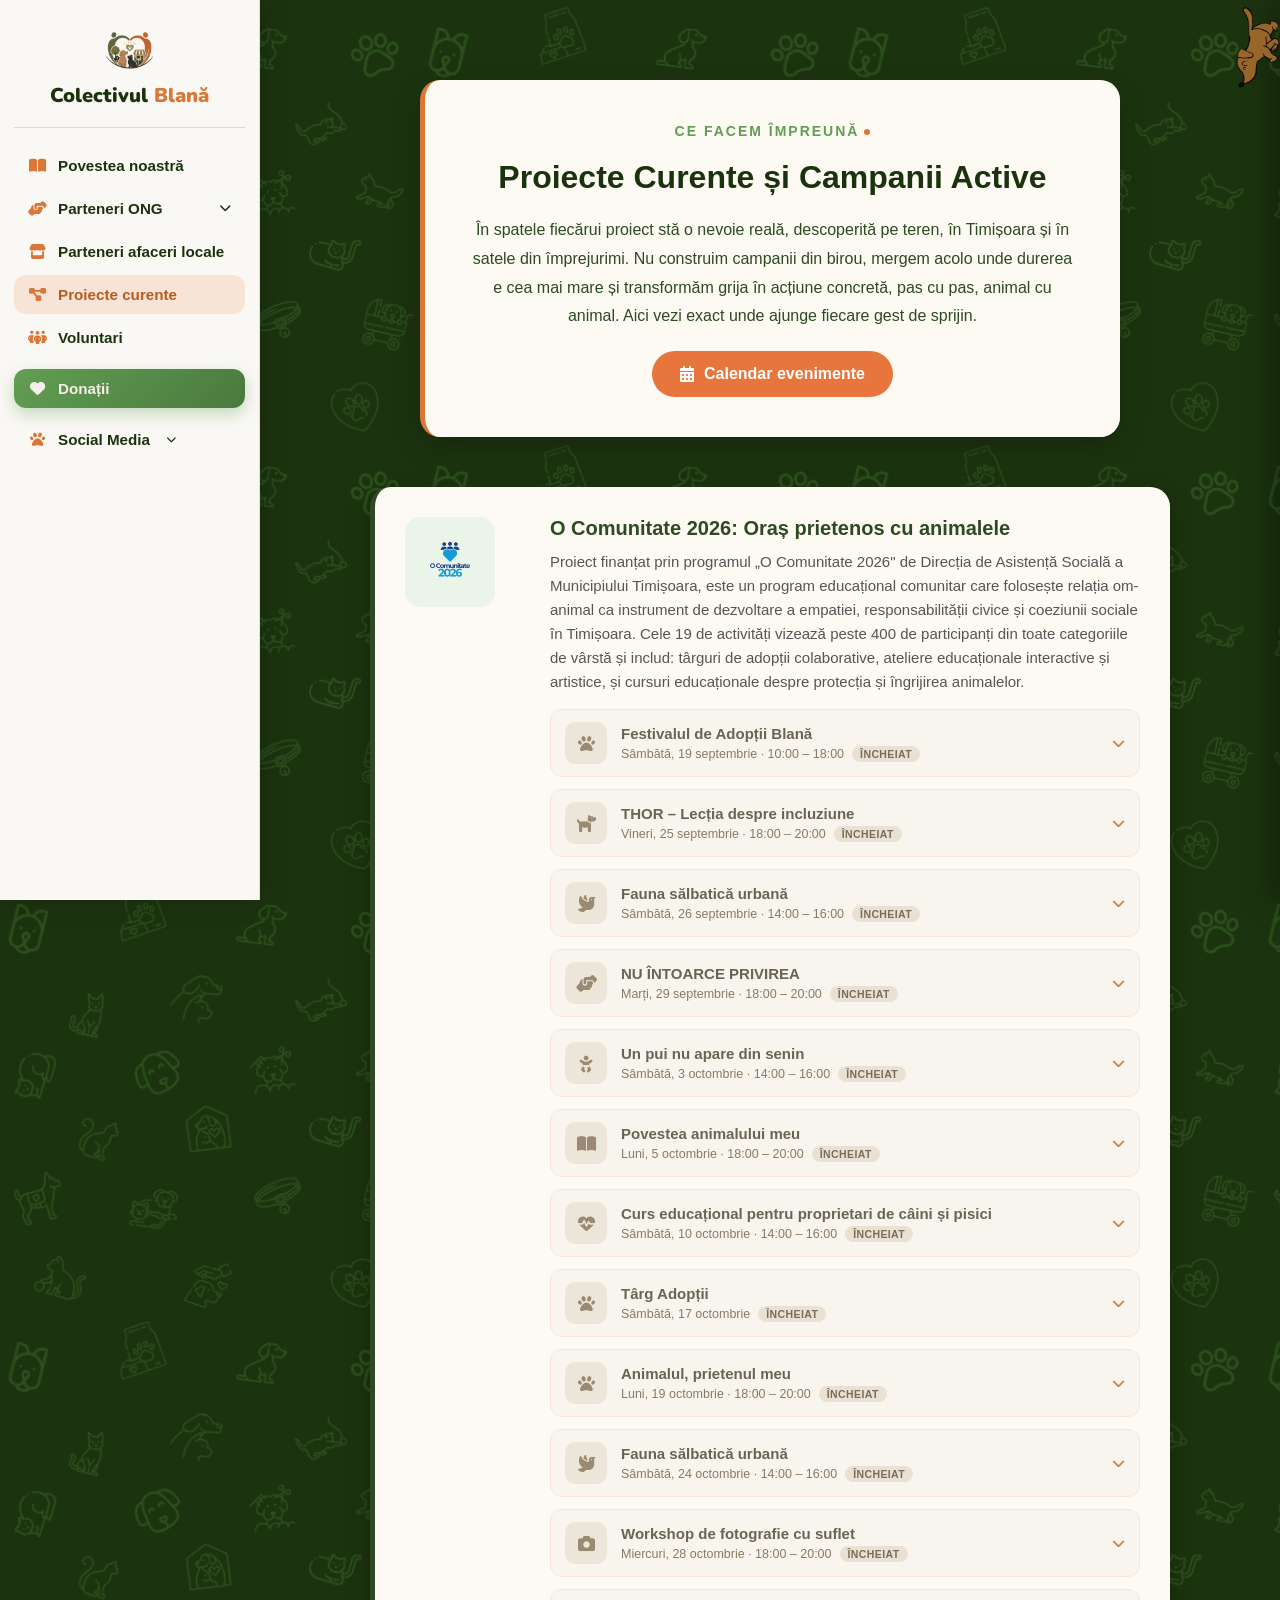
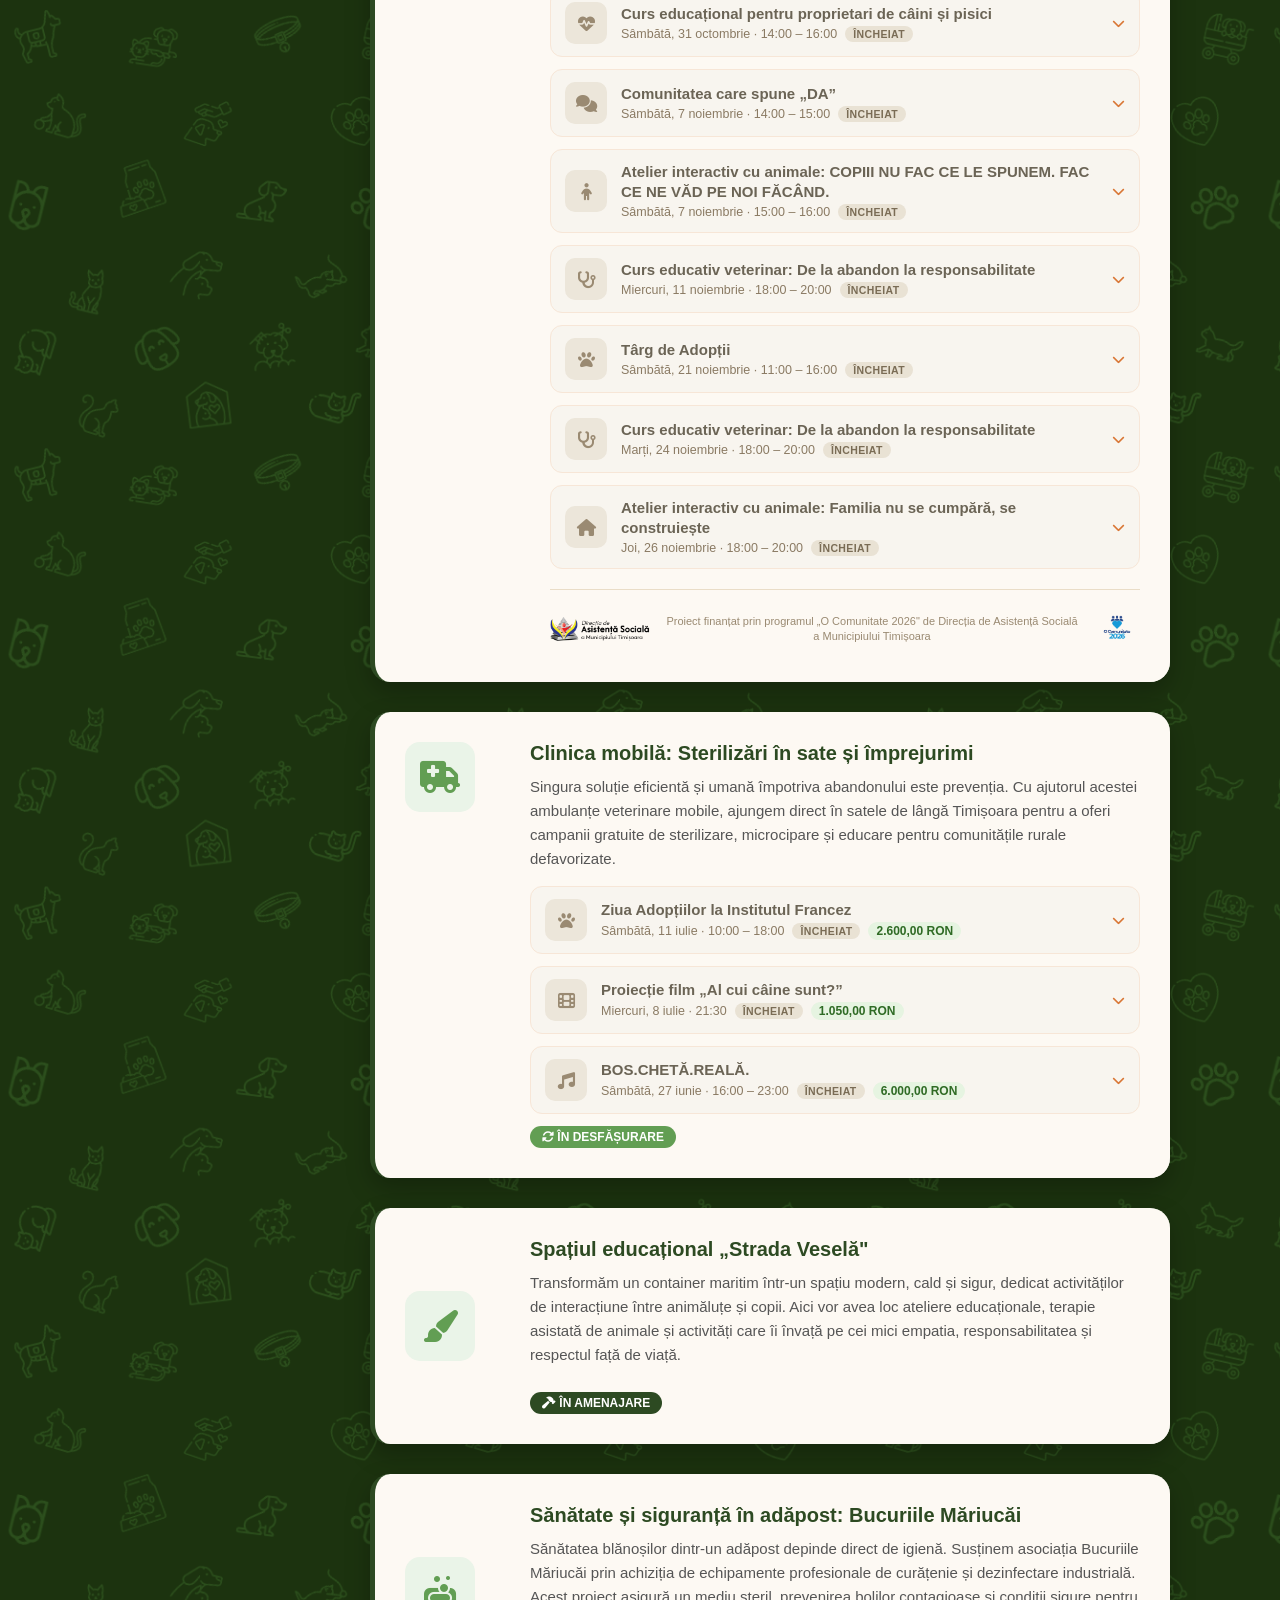
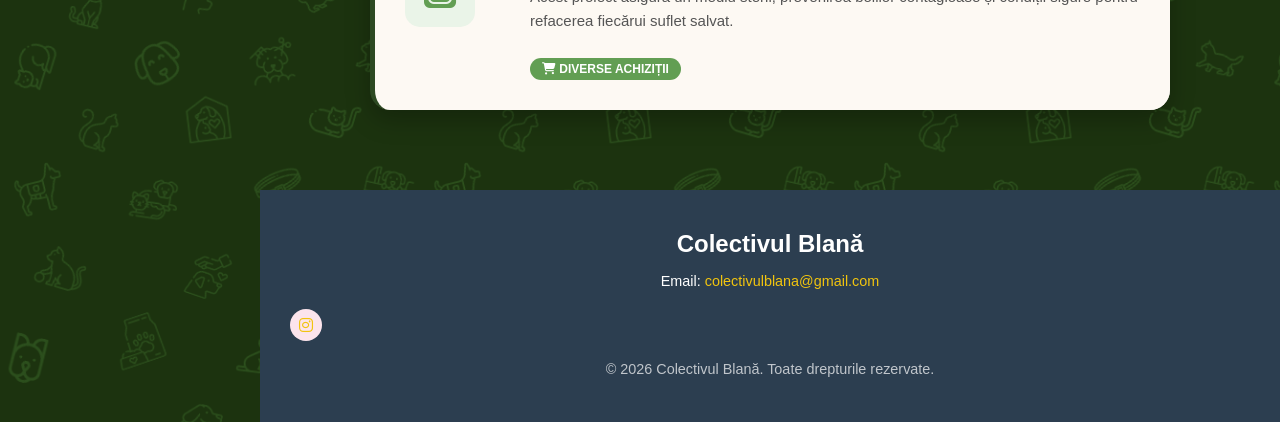
<file: proiecte_final.html>
<!DOCTYPE html>
<html lang="ro">
<head>
    <meta charset="UTF-8">
    <meta name="viewport" content="width=device-width, initial-scale=1.0">
    <title>Proiecte Curente - Colectivul Blană</title>
    <link rel="icon" type="image/png" href="Imagini/logocolectiv.png">
    <link rel="stylesheet" href="style.css">
    <link rel="stylesheet" href="https://cdnjs.cloudflare.com/ajax/libs/font-awesome/6.0.0/css/all.min.css">
    <link rel="stylesheet" href="https://cdnjs.cloudflare.com/ajax/libs/font-awesome/6.5.1/css/all.min.css">
    <meta property="og:image" content="https://colectivulblana.ro/Imagini/urlthumbnail.png">
<meta property="og:image:width" content="1200">
<meta property="og:image:height" content="630">
<meta property="og:title" content="Colectivul Blană - ONG">
<meta property="og:description" content="Conectăm asociațiile de protecție a animalelor cu afacerile locale din Timișoara.">
<meta property="og:url" content="https://colectivulblana.ro">
<meta property="og:type" content="website">

<style>
/* ============ BUTON CALENDAR ============ */
.btn-calendar { display: inline-flex; align-items: center; gap: 10px; background: #e8763c; color: #fff; border: none; font-weight: 700; font-size: 1rem; padding: 14px 28px; border-radius: 40px; cursor: pointer; margin-top: 20px; transition: background 0.25s ease, transform 0.25s ease; }
.btn-calendar:hover { background: #d3652d; transform: translateY(-2px); }

/* ============ MODAL CALENDAR ============ */
.calendar-modal-overlay { display: none; position: fixed; inset: 0; background: rgba(20, 25, 15, 0.65); z-index: 99999; align-items: flex-start; justify-content: center; padding: 40px 16px; overflow-y: auto; scrollbar-width: none; -ms-overflow-style: none; }
.calendar-modal-overlay::-webkit-scrollbar { display: none; }
.calendar-modal-overlay.open { display: flex; }
.calendar-modal { background-color: #FDF9F3; background-image: linear-gradient(rgba(255, 255, 255, 0.45), rgba(255, 255, 255, 0.75)), url("https://www.transparenttextures.com/patterns/cream-paper.png"); background-blend-mode: color-burn, normal; border-radius: 24px; border-left: 6px solid #e8763c; box-shadow: 0 20px 50px rgba(0, 0, 0, 0.35); max-width: 1100px; width: 100%; max-height: 90vh; overflow-y: auto; padding: 34px 30px; position: relative; scrollbar-width: none; -ms-overflow-style: none; }
.calendar-modal::-webkit-scrollbar { display: none; }
.calendar-modal-close { position: absolute; top: 18px; right: 18px; background: #ffece0; color: #d97736; border: none; width: 36px; height: 36px; border-radius: 50%; font-size: 1.1rem; cursor: pointer; display: flex; align-items: center; justify-content: center; transition: background 0.2s ease; }
.calendar-modal-close:hover { background: #ffd9bd; }
.calendar-kicker { display: inline-flex; align-items: center; gap: 7px; color: #3f7a5c; font-weight: 700; letter-spacing: 1.2px; text-transform: uppercase; font-size: 0.82rem; margin-bottom: 10px; }
.calendar-kicker::after { content: ''; width: 6px; height: 6px; border-radius: 50%; background: #e8763c; display: inline-block; }
.calendar-title h2 { font-size: 1.8rem; color: #16301f; margin: 0 0 6px 0; }
.calendar-title p { color: #4A5A43; font-size: 0.95rem; max-width: 620px; }
.calendar-nav { display: flex; align-items: center; justify-content: center; gap: 22px; margin-top: 26px; }
.calendar-nav button { background: #ffece0; color: #d97736; border: none; width: 38px; height: 38px; border-radius: 50%; font-size: 1.1rem; cursor: pointer; transition: background 0.2s ease; }
.calendar-nav button:hover { background: #ffd9bd; }
.calendar-nav-label { font-weight: 700; color: #16301f; font-size: 1.1rem; min-width: 170px; text-align: center; text-transform: capitalize; }
.months-grid { max-width: 360px; margin: 18px auto 0; }
.month-card { display: none; background-color: #fffaf3; border-radius: 18px; border: 1px solid #eaddc7; padding: 18px 16px 16px; }
.month-card.active { display: block; }
.month-card h3 { margin: 0 0 12px 0; color: #16301f; font-size: 1.05rem; text-transform: capitalize; }
.day-names { display: grid; grid-template-columns: repeat(7, 1fr); gap: 4px; margin-bottom: 6px; }
.day-names span { text-align: center; font-size: 0.68rem; font-weight: 700; color: #8a7a63; text-transform: uppercase; }
.days-grid { display: grid; grid-template-columns: repeat(7, 1fr); gap: 4px; }
.day-cell { aspect-ratio: 1 / 1; display: flex; align-items: center; justify-content: center; font-size: 0.78rem; color: #4A5A43; border-radius: 8px; }
.day-cell.empty { visibility: hidden; }
.day-cell.event { background-color: #ffece0; color: #d97736; font-weight: 700; border: 1.5px solid #d97736; cursor: default; }
.event-list { list-style: none; margin: 14px 0 0 0; padding: 10px 0 0 0; border-top: 1px dashed #eaddc7; }
.event-list li { display: flex; align-items: center; gap: 10px; font-size: 0.83rem; color: #4A5A43; padding: 4px 0; }
.event-list .event-date { min-width: 32px; height: 32px; background-color: #ffece0; color: #d97736; border-radius: 8px; display: flex; align-items: center; justify-content: center; font-weight: 700; font-size: 0.8rem; flex-shrink: 0; }
.event-list .event-label { font-style: italic; color: #9a8a72; flex: 1; }
.btn-inscrie { background: #e8763c; color: #fff; border: none; font-weight: 700; font-size: 0.75rem; padding: 6px 14px; border-radius: 20px; cursor: pointer; white-space: nowrap; transition: background 0.2s ease; }
.btn-inscrie:hover { background: #d3652d; }
.btn-info { background: #ffece0; color: #d97736; border: none; width: 24px; height: 24px; min-width: 24px; border-radius: 50%; cursor: pointer; font-size: 0.72rem; font-weight: 800; display: flex; align-items: center; justify-content: center; transition: background 0.2s ease; }
.btn-info:hover { background: #ffd9bd; }

/* ============ MODAL INFO EVENIMENT ============ */
.info-modal-overlay { display: none; position: fixed; inset: 0; background: rgba(20, 25, 15, 0.7); z-index: 100001; align-items: flex-start; justify-content: center; padding: 40px 16px; overflow-y: auto; scrollbar-width: none; -ms-overflow-style: none; }
.info-modal-overlay::-webkit-scrollbar { display: none; }
.info-modal-overlay.open { display: flex; }
.info-modal { background-color: #FDF9F3; background-image: linear-gradient(rgba(255, 255, 255, 0.45), rgba(255, 255, 255, 0.75)), url("https://www.transparenttextures.com/patterns/cream-paper.png"); background-blend-mode: color-burn, normal; border-radius: 24px; border-left: 6px solid #e8763c; box-shadow: 0 20px 50px rgba(0, 0, 0, 0.35); max-width: 540px; width: 100%; max-height: 90vh; overflow-y: auto; padding: 34px 30px; position: relative; scrollbar-width: none; -ms-overflow-style: none; }
.info-modal::-webkit-scrollbar { display: none; }
.info-modal-close { position: absolute; top: 18px; right: 18px; background: #ffece0; color: #d97736; border: none; width: 36px; height: 36px; border-radius: 50%; font-size: 1.1rem; cursor: pointer; display: flex; align-items: center; justify-content: center; transition: background 0.2s ease; }
.info-modal-close:hover { background: #ffd9bd; }
.info-modal h2 { font-size: 1.3rem; color: #16301f; margin: 0 0 14px 0; padding-right: 30px; }
.info-modal p { font-size: 0.92rem; color: #4A5A43; line-height: 1.6; margin: 0 0 12px 0; }
.info-modal-btn-inscrie { display: inline-flex; align-items: center; gap: 8px; background: #e8763c; color: #fff; border: none; font-weight: 700; font-size: 0.9rem; padding: 11px 22px; border-radius: 30px; cursor: pointer; margin-top: 8px; transition: background 0.2s ease; }
.info-modal-btn-inscrie:hover { background: #d3652d; }
.event-meta { background: #fff6ec; border-radius: 12px; padding: 14px 16px; margin-bottom: 16px; }
.event-meta-row { display: flex; align-items: center; gap: 10px; font-size: 0.88rem; color: #4A5A43; padding: 4px 0; }
.event-meta-row i { color: #d97736; width: 16px; text-align: center; flex-shrink: 0; }
.event-meta-row a { color: #d97736; font-weight: 700; text-decoration: none; }
.event-meta-row a:hover { text-decoration: underline; }

/* ============ MODAL ÎNSCRIERE ============ */
.registration-modal-overlay { display: none; position: fixed; inset: 0; background: rgba(20, 25, 15, 0.7); z-index: 100000; align-items: flex-start; justify-content: center; padding: 40px 16px; overflow-y: auto; scrollbar-width: none; -ms-overflow-style: none; }
.registration-modal-overlay::-webkit-scrollbar { display: none; }
.registration-modal-overlay.open { display: flex; }
.registration-modal { background-color: #FDF9F3; background-image: linear-gradient(rgba(255, 255, 255, 0.45), rgba(255, 255, 255, 0.75)), url("https://www.transparenttextures.com/patterns/cream-paper.png"); background-blend-mode: color-burn, normal; border-radius: 24px; border-left: 6px solid #e8763c; box-shadow: 0 20px 50px rgba(0, 0, 0, 0.35); max-width: 480px; width: 100%; max-height: 90vh; overflow-y: auto; padding: 34px 30px; position: relative; scrollbar-width: none; -ms-overflow-style: none; }
.registration-modal::-webkit-scrollbar { display: none; }
.registration-modal-close { position: absolute; top: 18px; right: 18px; background: #ffece0; color: #d97736; border: none; width: 36px; height: 36px; border-radius: 50%; font-size: 1.1rem; cursor: pointer; display: flex; align-items: center; justify-content: center; transition: background 0.2s ease; }
.registration-modal-close:hover { background: #ffd9bd; }
.registration-modal h2 { font-size: 1.4rem; color: #16301f; margin: 0 0 4px 0; }
.registration-modal h2 span { color: #e8763c; }
.registration-seats { font-size: 0.85rem; color: #4A5A43; margin: 0 0 20px 0; }
.form-group { margin-bottom: 14px; }
.form-group label { display: block; font-size: 0.82rem; font-weight: 700; color: #16301f; margin-bottom: 5px; }
.form-group input[type="text"], .form-group input[type="email"], .form-group input[type="tel"], .form-group input[type="number"] { width: 100%; box-sizing: border-box; padding: 10px 12px; border: 1px solid #eaddc7; border-radius: 10px; font-size: 0.9rem; background: #fffefb; color: #2b2118; }
.form-group input:focus { outline: none; border-color: #e8763c; }
.form-checkbox { display: flex; align-items: flex-start; gap: 9px; margin-bottom: 12px; font-size: 0.78rem; color: #4A5A43; line-height: 1.4; }
.form-checkbox input { margin-top: 3px; flex-shrink: 0; }
.btn-submit-inscriere { width: 100%; background: #e8763c; color: #fff; border: none; font-weight: 700; font-size: 1rem; padding: 13px; border-radius: 40px; cursor: pointer; margin-top: 6px; transition: background 0.25s ease; }
.btn-submit-inscriere:hover { background: #d3652d; }
.btn-submit-inscriere:disabled { background: #d8c9b4; cursor: not-allowed; }
.form-message { margin-top: 14px; padding: 12px 14px; border-radius: 10px; font-size: 0.85rem; display: none; }
.form-message.show { display: block; }
.form-message.ok { background: #e6f4e1; color: #2f6b25; }
.form-message.error { background: #fde8e0; color: #b8461f; }
.form-support-note { margin-top: 14px; font-size: 0.75rem; color: #9a8a72; text-align: center; }
.form-support-note a { color: #d97736; font-weight: 700; text-decoration: none; }
.form-support-note a:hover { text-decoration: underline; }
.form-group input:disabled, .form-checkbox input:disabled { opacity: 0.5; cursor: not-allowed; }
.companions-list { display: flex; flex-direction: column; gap: 8px; margin-bottom: 8px; }
.companion-row { display: flex; align-items: center; gap: 8px; }
.companion-row input[type="text"] { flex: 1; box-sizing: border-box; padding: 9px 12px; border: 1px solid #eaddc7; border-radius: 10px; font-size: 0.88rem; background: #fffefb; color: #2b2118; }
.companion-row input[type="text"]:focus { outline: none; border-color: #e8763c; }
.btn-remove-companion { background: #fde8e0; color: #b8461f; border: none; width: 30px; height: 30px; min-width: 30px; border-radius: 50%; cursor: pointer; display: flex; align-items: center; justify-content: center; font-size: 0.85rem; transition: background 0.2s ease; }
.btn-remove-companion:hover { background: #fbd4c4; }
.btn-add-companion { display: inline-flex; align-items: center; gap: 6px; background: transparent; border: 1.5px dashed #d9c4a5; color: #a4713a; font-size: 0.82rem; font-weight: 700; padding: 8px 14px; border-radius: 20px; cursor: pointer; transition: background 0.2s ease, border-color 0.2s ease; }
.btn-add-companion:hover { background: #fdf1e2; border-color: #e8763c; }
.hp-field { position: absolute; left: -9999px; top: -9999px; opacity: 0; height: 0; overflow: hidden; }

/* ============ FOOTER FINANȚARE (logo-uri + text) ============ */
.funding-footer { display: flex; align-items: center; justify-content: space-between; gap: 16px; margin-top: 28px; padding-top: 18px; border-top: 1px solid #eaddc7; }
.funding-logo { height: 42px; width: auto; max-width: 90px; object-fit: contain; flex-shrink: 0; }
.funding-text { flex: 1; text-align: center; font-size: 0.7rem; font-weight: 300; color: #8a7a63; line-height: 1.45; letter-spacing: 0.2px; margin: 0; }
/* Doar în modalul calendarului, logo-urile sunt puțin mai mari */
.calendar-modal .funding-logo { height: 58px; max-width: 120px; }
@media (max-width: 480px) {
    .funding-footer { flex-direction: column; gap: 10px; }
    .funding-text { order: 2; }
    .funding-footer .funding-logo:last-child { order: 3; }
}

/* ============ FLIP AUTOMAT ICONIȚĂ (O Comunitate 2026 ↔ Colectivul Blană) ============ */
.icon-flip-box { width: 90px; height: 90px; min-width: 90px; margin-right: 25px; flex-shrink: 0; perspective: 700px; }
.icon-flip-inner { position: relative; width: 100%; height: 100%; transform-style: preserve-3d; animation: iconFlip 10s infinite; }
.icon-flip-face { position: absolute; inset: 0; backface-visibility: hidden; background-color: #EAF4E8; border-radius: 15px; display: flex; align-items: center; justify-content: center; padding: 10px; box-sizing: border-box; overflow: hidden; }
.icon-flip-face img { max-width: 100%; max-height: 100%; object-fit: contain; }
.icon-flip-face.icon-flip-back { transform: rotateY(180deg); }
@keyframes iconFlip {
    0%, 42% { transform: rotateY(0deg); }
    50%, 92% { transform: rotateY(180deg); }
    100% { transform: rotateY(360deg); }
}
/* ============ EVENIMENTE EXPANDABILE ============ */
.event-acc { background: #fffaf5; border: 1px solid #f7e6d7; border-radius: 12px; margin-bottom: 12px; overflow: hidden; }
.event-acc summary { list-style: none; display: flex; align-items: center; gap: 14px; padding: 12px 14px; cursor: pointer; }
.event-acc summary::-webkit-details-marker { display: none; }
.event-acc summary:hover { background: #fff3e8; }
.event-acc-icon { background: #ffece0; color: #d97736; min-width: 42px; height: 42px; border-radius: 10px; display: flex; align-items: center; justify-content: center; font-size: 17px; }
.event-acc-head { flex: 1; min-width: 0; }
.event-acc-title { font-weight: 700; color: #1A330E; font-size: 15px; line-height: 1.3; }
.event-acc-meta { font-size: 12.5px; color: #8a7a63; margin-top: 3px; display: flex; flex-wrap: wrap; align-items: center; gap: 8px; }
.event-acc-badge { background: #e9e2d4; color: #7a6c55; font-size: 10.5px; font-weight: 700; padding: 2px 8px; border-radius: 10px; text-transform: uppercase; letter-spacing: .4px; }
.event-acc-chevron { color: #d97736; font-size: 13px; transition: transform .25s ease; flex-shrink: 0; }
.event-acc[open] .event-acc-chevron { transform: rotate(180deg); }
.event-acc[open] summary { border-bottom: 1px dashed #f0dcc6; }
.event-acc-body { padding: 14px 16px 16px 70px; }
.event-ended-note { background: #eef6ec; color: #2f6b25; font-size: 13px; font-weight: 600; padding: 9px 12px; border-radius: 10px; margin-bottom: 12px; }
.event-acc.ended { background: #f8f5ef; }
.event-acc.ended .event-acc-icon { background: #ece6da; color: #9a8a72; }
.event-acc.ended .event-acc-title { color: #6b6455; }
@media (max-width: 600px) { .event-acc-body { padding-left: 16px; } }
.event-acc-funds { color: #2f6b25; font-weight: 700; font-size: 12px; background: #e6f4e1; padding: 2px 8px; border-radius: 10px; }
/* ============ CALENDAR: EVENIMENTE TRECUTE ============ */
.day-cell.event.past { background-color: #efe9de; color: #9a8a72; border-color: #cfc3ae; font-weight: 600; }
.event-list li.past .event-date { background-color: #efe9de; color: #9a8a72; }
.event-list li.past .event-label { color: #9a8a72; font-style: normal; }
.event-past-badge { background: #e9e2d4; color: #7a6c55; font-size: 10.5px; font-weight: 700; padding: 3px 9px; border-radius: 10px; text-transform: uppercase; letter-spacing: .4px; white-space: nowrap; }
</style>
</head>
<body>

<div id="content-wrap">

    <div id="dachshund-scroll-wrapper">
        <img src="Imagini/dachshund_rear.png" id="dachshund-rear" alt="Rear">
        <div id="dachshund-body">
            <img src="Imagini/dachshund_head.png" id="dachshund-head" alt="Head">
        </div>
    </div>

<div class="sidebar-backdrop" id="sidebarBackdrop"></div>

<header class="navbar" id="sidebar">
    <button class="hamburger" id="hamburger" aria-label="Meniu" aria-expanded="false">
        <span></span>
        <span></span>
        <span></span>
    </button>

    <a href="index.html" class="sidebar-brand">
        <img src="Imagini/logocolectiv.png" alt="Logo Colectiv" class="logo-img">
        <span class="logo-text">Colectivul <span class="accent">Blană</span></span>
    </a>

    <ul class="nav-links">
        <li><a href="index.html#povestea-noastra"><i class="fas fa-book-open nav-ico"></i> Povestea noastră</a></li>
        <li class="dropdown">
            <a href="parteneri-ong.html" class="dropdown-toggle"><i class="fas fa-handshake-angle nav-ico"></i> Parteneri ONG <i class="fas fa-chevron-down arrow"></i></a>
            <ul class="dropdown-menu">
                <li><a href="parteneri-ong.html">Listă Parteneri ONG</a></li>
                <li><a href="adoptii.html">Adopții</a></li>
                <li><a href="super-seniori.html">#SuperSeniori</a></li>
            </ul>
        </li>
        <li><a href="parteneri-afaceri.html"><i class="fas fa-store nav-ico"></i> Parteneri afaceri locale</a></li>
        <li><a href="proiecte.html" class="active"><i class="fas fa-diagram-project nav-ico"></i> Proiecte curente</a></li>
        <li><a href="voluntari.html"><i class="fas fa-people-group nav-ico"></i> Voluntari</a></li>
        <li><a href="donatii.html" class="btn-donatie"><i class="fas fa-heart nav-ico"></i> Donații</a></li>
        <li class="dropdown">
            <a href="#" class="dropdown-toggle social-toggle">
                <i class="fas fa-paw nav-ico"></i> Social Media <i class="fas fa-chevron-down arrow"></i>
            </a>
            <ul class="dropdown-menu">
                <li><a href="https://www.facebook.com/profile.php?id=61593568241003" target="_blank" rel="noopener noreferrer"><i class="fab fa-facebook-f"></i> Facebook</a></li>
                <li><a href="https://www.tiktok.com/@colectivulblana" target="_blank" rel="noopener noreferrer"><i class="fab fa-tiktok"></i> TikTok</a></li>
                <li><a href="https://www.instagram.com/colectivulblana/" target="_blank" rel="noopener noreferrer"><i class="fab fa-instagram"></i> Instagram</a></li>
            </ul>
        </li>
    </ul>
</header>

    <main>
        <section class="partners-section">
            <div class="partners-intro">
    <span class="subtitle">Ce Facem Împreună</span>
    <h2>Proiecte Curente și Campanii Active</h2>
    <p>
        În spatele fiecărui proiect stă o nevoie reală, descoperită pe teren, în 
        Timișoara și în satele din împrejurimi. Nu construim campanii din birou, 
        mergem acolo unde durerea e cea mai mare și transformăm grija în acțiune 
        concretă, pas cu pas, animal cu animal. Aici vezi exact unde ajunge fiecare 
        gest de sprijin.
    </p>
    <button class="btn-calendar" onclick="openCalendarModal()">
        <i class="fas fa-calendar-days"></i> Calendar evenimente
    </button>
</div>

            <div class="partners-list-container">

                <div class="partner-card" style="padding:30px; display:flex; align-items: flex-start;">
    <!-- Iconiță cu flip automat: O Comunitate 2026 ↔ Colectivul Blană -->
    <div class="icon-flip-box">
        <div class="icon-flip-inner">
            <div class="icon-flip-face icon-flip-front">
                <img src="Imagini/logoOComunitate2026.png" alt="O Comunitate 2026">
            </div>
            <div class="icon-flip-face icon-flip-back">
                <img src="Imagini/logocolectiv.png" alt="Colectivul Blană">
            </div>
        </div>
    </div>

    <!-- Info Proiect -->
    <div class="partner-info" style="flex:1;">
        <h3 style="margin-top:0; color:#2D4A22; font-size:20px;">O Comunitate 2026: Oraș prietenos cu animalele</h3>
        <p class="partner-description" style="line-height:1.6; color:#555; margin-bottom: 15px;">
            Proiect finanțat prin programul „O Comunitate 2026" de Direcția de Asistență Socială a Municipiului Timișoara, este un program educațional comunitar care folosește relația om-animal ca instrument de dezvoltare a empatiei, responsabilității civice și coeziunii sociale în Timișoara. Cele 19 de activități vizează peste 400 de participanți din toate categoriile de vârstă și includ: târguri de adopții colaborative, ateliere educaționale interactive și artistice, și cursuri educaționale despre protecția și îngrijirea animalelor.
        </p>

<div style="display: flex; align-items: flex-start; background-color: #fffaf5; padding: 15px; border-radius: 12px; margin-bottom: 15px; border: 1px solid #f7e6d7;">
    <!-- Iconiță Eveniment -->
    <div style="background-color: #ffece0; color: #d97736; min-width: 50px; height: 50px; border-radius: 10px; display: flex; align-items: center; justify-content: center; font-size: 20px; margin-right: 15px;">
        <i class="fas fa-paw"></i>
    </div>

    <!-- Text Eveniment -->
    <div style="flex: 1;">
        <h4 style="margin:0 0 5px 0; color:#1A330E; font-size:16px;">🐾 Festivalul de Adopții Blană</h4>
        <p style="margin:0; font-size:14px; color:#4A5A43; line-height:1.5; margin-bottom:8px;">
            Sâmbătă, <strong>19 septembrie</strong>, între <strong>10:00 și 18:00</strong>, curtea Institutului Francez se transformă în cel mai vesel festival dedicat iubitorilor de animale, familiilor și faptelor bune. Evenimentul e organizat de Colectivul Blană, cu atmosferă întreținută de DJ Zorle. Te așteaptă zeci de blănoși care își caută o familie iubitoare, asociații și experți în îngrijirea și protecția animalelor, activități pentru copii, gustări gratuite, drinks și o tombolă caritabilă cu premii de la parteneri. Intrare liberă, dar donațiile sunt binevenite și îți aduc șansa la premii. Ia-ți prietenii și familia și hai să le oferim animalelor șansa la o viață mai bună — sau măcar o zi plină de iubire, chiar dacă nu intenționezi să adopți.
        </p>
        <div style="display:flex; gap:15px; flex-wrap:wrap;">
            <a href="https://www.instagram.com/p/Dc09e9xDKdo/?img_index=1" target="_blank" style="font-size:13px; color:#D97736; font-weight:bold; text-decoration:none; display:flex; align-items:center;">
                <i class="fab fa-instagram" style="margin-right:5px;"></i>
                Detalii Eveniment
            </a>

            <a href="https://maps.app.goo.gl/UkDPXPcjcvGbpxFJA" target="_blank" style="font-size:13px; color:#D97736; font-weight:bold; text-decoration:none; display:flex; align-items:center;">
                <i class="fas fa-map-marker-alt" style="margin-right:5px;"></i>
                Vezi locația
            </a>

            <a href="https://www.instagram.com/p/Dc3U0PBDEhp/?img_index=1" target="_blank" style="font-size:13px; color:#D97736; font-weight:bold; text-decoration:none; display:flex; align-items:center;">
                <i class="fas fa-newspaper" style="margin-right:5px;"></i>
                Articol în presă
            </a>
        </div>
    </div>
</div>

<div style="display: flex; align-items: flex-start; background-color: #fffaf5; padding: 15px; border-radius: 12px; margin-bottom: 15px; border: 1px solid #f7e6d7;">
    <!-- Iconiță Eveniment -->
    <div style="background-color: #ffece0; color: #d97736; min-width: 50px; height: 50px; border-radius: 10px; display: flex; align-items: center; justify-content: center; font-size: 20px; margin-right: 15px;">
        <i class="fas fa-dog"></i>
    </div>

    <!-- Text Eveniment -->
    <div style="flex: 1;">
        <h4 style="margin:0 0 5px 0; color:#1A330E; font-size:16px;">🐾 THOR – Lecția despre incluziune</h4>
        <p style="margin:0; font-size:14px; color:#4A5A43; line-height:1.5; margin-bottom:8px;">
            Vineri, <strong>25 septembrie</strong>, între <strong>18:00 și 20:00</strong>, la Centrul de zi pentru Copii cu Dizabilități Podul Lung. Un atelier inspirat de povestea lui Thor, un câine paralizat pe trenul posterior care se deplasează cu ajutorul unui cărucior adaptat și care, în ciuda dizabilității, e unul dintre cei mai veseli locuitori ai curții Asociației Bucuriilor Măriucăi. Pornind de la exemplul lui, discutăm despre diferența dintre milă și empatie, despre cum adaptarea mediului poate reda independența, și despre faptul că o dizabilitate nu definește valoarea unei ființe. Scopul atelierului e să crească empatia și înțelegerea față de persoanele și animalele cu dizabilități, și să arate, practic, ce înseamnă o comunitate incluzivă.
        </p>
        <div style="display:flex; gap:15px; flex-wrap:wrap;">
            <a href="https://www.google.com/maps/place//data=!4m2!3m1!1s0x47456762f41ce63d:0x7546de6b0107ab52" target="_blank" style="font-size:13px; color:#D97736; font-weight:bold; text-decoration:none; display:flex; align-items:center;">
                <i class="fas fa-map-marker-alt" style="margin-right:5px;"></i>
                Vezi locația
            </a>
            <a href="#" onclick="openRegistrationModal(25); return false;" style="font-size:13px; color:#D97736; font-weight:bold; text-decoration:none; display:flex; align-items:center;"><i class="fas fa-pen" style="margin-right:5px;"></i> Înscrie-te</a>
        </div>
    </div>
</div>

<div style="display: flex; align-items: flex-start; background-color: #fffaf5; padding: 15px; border-radius: 12px; margin-bottom: 15px; border: 1px solid #f7e6d7;">
    <!-- Iconiță Eveniment -->
    <div style="background-color: #ffece0; color: #d97736; min-width: 50px; height: 50px; border-radius: 10px; display: flex; align-items: center; justify-content: center; font-size: 20px; margin-right: 15px;">
        <i class="fas fa-dove"></i>
    </div>

    <!-- Text Eveniment -->
    <div style="flex: 1;">
        <h4 style="margin:0 0 5px 0; color:#1A330E; font-size:16px;">🐾 Fauna sălbatică urbană</h4>
        <p style="margin:0; font-size:14px; color:#4A5A43; line-height:1.5; margin-bottom:8px;">
            Sâmbătă, <strong>26 septembrie</strong>, între <strong>14:00 și 16:00</strong>, la Centrul de zi pentru Copii cu Dizabilități Podul Lung. O întâlnire-dialog, nu o simplă prezentare, despre animalele sălbatice pe care le întâlnim în oraș — arici, păsări rănite, vulpi, porumbei, țestoase, dar și animale exotice sau domestice abandonate. Vorbim despre ce faci corect când găsești un animal în dificultate, despre legislația de protecție a animalelor și a speciilor sălbatice, despre braconaj și trafic ilegal, și despre rolul autorităților și al ONG-urilor de salvare. Vine cu jocuri, demonstrații practice, un concurs cu premii și un invitat special — o rățușcă.
        </p>
        <div style="display:flex; gap:15px; flex-wrap:wrap;">
            <a href="https://www.google.com/maps/place//data=!4m2!3m1!1s0x47456762f41ce63d:0x7546de6b0107ab52" target="_blank" style="font-size:13px; color:#D97736; font-weight:bold; text-decoration:none; display:flex; align-items:center;">
                <i class="fas fa-map-marker-alt" style="margin-right:5px;"></i>
                Vezi locația
            </a>
            <a href="#" onclick="openRegistrationModal(26); return false;" style="font-size:13px; color:#D97736; font-weight:bold; text-decoration:none; display:flex; align-items:center;"><i class="fas fa-pen" style="margin-right:5px;"></i> Înscrie-te</a>
        </div>
    </div>
</div>

<div style="display: flex; align-items: flex-start; background-color: #fffaf5; padding: 15px; border-radius: 12px; margin-bottom: 15px; border: 1px solid #f7e6d7;">
    <!-- Iconiță Eveniment -->
    <div style="background-color: #ffece0; color: #d97736; min-width: 50px; height: 50px; border-radius: 10px; display: flex; align-items: center; justify-content: center; font-size: 20px; margin-right: 15px;">
        <i class="fas fa-hands-helping"></i>
    </div>

    <!-- Text Eveniment -->
    <div style="flex: 1;">
        <h4 style="margin:0 0 5px 0; color:#1A330E; font-size:16px;">🐾 NU ÎNTOARCE PRIVIREA</h4>
        <p style="margin:0; font-size:14px; color:#4A5A43; line-height:1.5; margin-bottom:8px;">
            Marți, <strong>29 septembrie</strong>, între <strong>18:00 și 20:00</strong>, la Centrul de zi pentru Copii cu Dizabilități Podul Lung. Un atelier despre primul pas pe care îl poate face oricine atunci când întâlnește un animal abandonat — să oprești, să pui apă, să fotografiezi, să suni după ajutor, să nu treci mai departe. Nu își propune să facă din participanți salvatori, ci să le arate limitele și responsabilitățile unui cetățean obișnuit, și când e nevoie să ceri ajutorul autorităților sau al unui ONG. La final, participanții pleacă cu încrederea că pot contribui, chiar dacă nu fac parte dintr-o asociație.
        </p>
        <div style="display:flex; gap:15px; flex-wrap:wrap;">
            <a href="https://www.google.com/maps/place//data=!4m2!3m1!1s0x47456762f41ce63d:0x7546de6b0107ab52" target="_blank" style="font-size:13px; color:#D97736; font-weight:bold; text-decoration:none; display:flex; align-items:center;">
                <i class="fas fa-map-marker-alt" style="margin-right:5px;"></i>
                Vezi locația
            </a>
            <a href="#" onclick="openRegistrationModal(29); return false;" style="font-size:13px; color:#D97736; font-weight:bold; text-decoration:none; display:flex; align-items:center;"><i class="fas fa-pen" style="margin-right:5px;"></i> Înscrie-te</a>
        </div>
    </div>
</div>

<div style="display: flex; align-items: flex-start; background-color: #fffaf5; padding: 15px; border-radius: 12px; margin-bottom: 15px; border: 1px solid #f7e6d7;">
    <!-- Iconiță Eveniment -->
    <div style="background-color: #ffece0; color: #d97736; min-width: 50px; height: 50px; border-radius: 10px; display: flex; align-items: center; justify-content: center; font-size: 20px; margin-right: 15px;">
        <i class="fas fa-baby"></i>
    </div>

    <!-- Text Eveniment -->
    <div style="flex: 1;">
        <h4 style="margin:0 0 5px 0; color:#1A330E; font-size:16px;">🐾 Un pui nu apare din senin</h4>
        <p style="margin:0; font-size:14px; color:#4A5A43; line-height:1.5; margin-bottom:8px;">
            Sâmbătă, <strong>3 octombrie</strong>, între <strong>14:00 și 16:00</strong>.<br> De cele mai multe ori oamenii văd doar puii: patru căței abandonați, șase pisoi într-o cutie sau un cuib găsit într-un șanț. Foarte puțini se întreabă însă de unde au apărut. În spatele fiecărui pui abandonat există aproape întotdeauna aceeași poveste: un animal nesterilizat. Atelierul nu vorbește despre sterilizare ca despre o obligație, ci despre responsabilitate și despre felul în care aceasta poate însemna mai puțină suferință, mai puține abandonuri, mai puține accidente și mai puține animale care ajung să moară pe marginea drumului. Participanții vor descoperi că fiecare dintre noi poate rupe acest cerc.
        </p>
        <div style="display:flex; gap:15px; flex-wrap:wrap;">
            <a href="https://www.google.com/maps/place//data=!4m2!3m1!1s0x47456762f41ce63d:0x7546de6b0107ab52" target="_blank" style="font-size:13px; color:#D97736; font-weight:bold; text-decoration:none; display:flex; align-items:center;">
                <i class="fas fa-map-marker-alt" style="margin-right:5px;"></i>
                Vezi locația
            </a>
            <a href="#" onclick="openRegistrationModal(3); return false;" style="font-size:13px; color:#D97736; font-weight:bold; text-decoration:none; display:flex; align-items:center;"><i class="fas fa-pen" style="margin-right:5px;"></i> Înscrie-te</a>
        </div>
    </div>
</div>

<div style="display: flex; align-items: flex-start; background-color: #fffaf5; padding: 15px; border-radius: 12px; margin-bottom: 15px; border: 1px solid #f7e6d7;">
    <!-- Iconiță Eveniment -->
    <div style="background-color: #ffece0; color: #d97736; min-width: 50px; height: 50px; border-radius: 10px; display: flex; align-items: center; justify-content: center; font-size: 20px; margin-right: 15px;">
        <i class="fas fa-book-open"></i>
    </div>

    <!-- Text Eveniment -->
    <div style="flex: 1;">
        <h4 style="margin:0 0 5px 0; color:#1A330E; font-size:16px;">🐾 Povestea animalului meu</h4>
        <p style="margin:0; font-size:14px; color:#4A5A43; line-height:1.5; margin-bottom:8px;">
            Luni, <strong>5 octombrie</strong>, între <strong>18:00 și 20:00</strong>.<br> Fiecare animal are o poveste. Unele au fost abandonate, altele salvate, altele au crescut alături de o familie. Când copiii ascultă și spun povești, învață să înțeleagă emoțiile celorlalți. Atelierul creează un spațiu în care poveștile despre animale devin un exercițiu de empatie și înțelegere.
        </p>
        <div style="display:flex; gap:15px; flex-wrap:wrap;">
            <a href="https://www.google.com/maps/place//data=!4m2!3m1!1s0x47456762f41ce63d:0x7546de6b0107ab52" target="_blank" style="font-size:13px; color:#D97736; font-weight:bold; text-decoration:none; display:flex; align-items:center;">
                <i class="fas fa-map-marker-alt" style="margin-right:5px;"></i>
                Vezi locația
            </a>
            <a href="#" onclick="openRegistrationModal(5); return false;" style="font-size:13px; color:#D97736; font-weight:bold; text-decoration:none; display:flex; align-items:center;"><i class="fas fa-pen" style="margin-right:5px;"></i> Înscrie-te</a>
        </div>
    </div>
</div>

<div style="display: flex; align-items: flex-start; background-color: #fffaf5; padding: 15px; border-radius: 12px; margin-bottom: 15px; border: 1px solid #f7e6d7;">
    <!-- Iconiță Eveniment -->
    <div style="background-color: #ffece0; color: #d97736; min-width: 50px; height: 50px; border-radius: 10px; display: flex; align-items: center; justify-content: center; font-size: 20px; margin-right: 15px;">
        <i class="fas fa-heart-pulse"></i>
    </div>

    <!-- Text Eveniment -->
    <div style="flex: 1;">
        <h4 style="margin:0 0 5px 0; color:#1A330E; font-size:16px;">🐾 Curs educațional pentru proprietari de câini și pisici</h4>
        <p style="margin:0; font-size:14px; color:#4A5A43; line-height:1.5; margin-bottom:8px;">
            Sâmbătă, <strong>10 octombrie</strong>, între <strong>14:00 și 16:00</strong>.<br> Vrei să înțelegi mai bine ce îți transmite animalul tău și să știi cum să îi oferi cea mai bună îngrijire? Te invităm la un curs în care vom descoperi împreună cum „vorbesc” câinii și pisicile prin limbajul corporal, cum le putem înțelege mai bine nevoile și cum putem preveni problemele de comportament. Vom afla și ce putem face în situații de urgență până ajungem la medicul veterinar, cum alegem hrana potrivită și cum citim corect etichetele produselor. Vom vorbi, de asemenea, despre socializarea puilor și pisicilor și despre cum putem introduce un nou animal în familie într-un mod cât mai liniștit și fără stres. Un curs pentru toți cei care vor să își înțeleagă mai bine companionii și să fie mai pregătiți pentru nevoile lor de zi cu zi.
        </p>
        <div style="display:flex; gap:15px; flex-wrap:wrap;">
            <a href="https://www.google.com/maps/place//data=!4m2!3m1!1s0x47456762f41ce63d:0x7546de6b0107ab52" target="_blank" style="font-size:13px; color:#D97736; font-weight:bold; text-decoration:none; display:flex; align-items:center;">
                <i class="fas fa-map-marker-alt" style="margin-right:5px;"></i>
                Vezi locația
            </a>
            <a href="#" onclick="openRegistrationModal(10); return false;" style="font-size:13px; color:#D97736; font-weight:bold; text-decoration:none; display:flex; align-items:center;"><i class="fas fa-pen" style="margin-right:5px;"></i> Înscrie-te</a>
        </div>
    </div>
</div>

<div style="display: flex; align-items: flex-start; background-color: #fffaf5; padding: 15px; border-radius: 12px; margin-bottom: 15px; border: 1px solid #f7e6d7;">
    <!-- Iconiță Eveniment -->
    <div style="background-color: #ffece0; color: #d97736; min-width: 50px; height: 50px; border-radius: 10px; display: flex; align-items: center; justify-content: center; font-size: 20px; margin-right: 15px;">
        <i class="fas fa-paw"></i>
    </div>

    <!-- Text Eveniment -->
    <div style="flex: 1;">
        <h4 style="margin:0 0 5px 0; color:#1A330E; font-size:16px;">🐾 Târg Adopții</h4>
        <p style="margin:0; font-size:14px; color:#4A5A43; line-height:1.5; margin-bottom:8px;">
            Sâmbătă, <strong>17 octombrie</strong>, la Centrul de Zi pentru Copii cu Dizabilități Podul Lung. Animăluțe care își caută o căsuță, discuții despre fauna urbană cu rățușca de la Aspada România și gustări de la Yamy Bistro.
        </p>
        <div style="display:flex; flex-wrap:wrap; gap:15px;">
            <a href="https://www.instagram.com/p/DeT3QIFsxbL/" target="_blank" style="font-size:13px; color:#D97736; font-weight:bold; text-decoration:none; display:flex; align-items:center;">
                <i class="fab fa-instagram" style="margin-right:5px;"></i>
                Vezi postarea pe Instagram
            </a>
            <a href="https://www.google.com/maps/search/?api=1&query=Strada+Cornelia+S%C4%83l%C8%99eanu+17+Timi%C8%99oara" target="_blank" style="font-size:13px; color:#D97736; font-weight:bold; text-decoration:none; display:flex; align-items:center;">
                <i class="fas fa-map-marker-alt" style="margin-right:5px;"></i>
                Vezi locația
            </a>
        </div>
    </div>
</div>

<div style="display: flex; align-items: flex-start; background-color: #fffaf5; padding: 15px; border-radius: 12px; margin-bottom: 15px; border: 1px solid #f7e6d7;">
    <!-- Iconiță Eveniment -->
    <div style="background-color: #ffece0; color: #d97736; min-width: 50px; height: 50px; border-radius: 10px; display: flex; align-items: center; justify-content: center; font-size: 20px; margin-right: 15px;">
        <i class="fas fa-paw"></i>
    </div>

    <!-- Text Eveniment -->
    <div style="flex: 1;">
        <h4 style="margin:0 0 5px 0; color:#1A330E; font-size:16px;">🐾 Animalul, prietenul meu</h4>
        <p style="margin:0; font-size:14px; color:#4A5A43; line-height:1.5; margin-bottom:8px;">
            Luni, <strong>19 octombrie</strong>, între <strong>18:00 și 20:00</strong>.<br> Un atelier creativ de 2 ore în care copiii își lasă imaginația să zburde! Inspirați de animalele prezente și de propriii prieteni necuvântători, cei mici vor inventa povești, vor desena și vor da viață unor personaje unice.
Prin joacă și creativitate, vom descoperi împreună cât de speciale sunt animalele și vom învăța despre prietenie, empatie și grija față de ele.
        </p>
        <div style="display:flex; gap:15px; flex-wrap:wrap;">
            <a href="https://maps.app.goo.gl/6kunAE5zqKrcaF7r6" target="_blank" style="font-size:13px; color:#D97736; font-weight:bold; text-decoration:none; display:flex; align-items:center;">
                <i class="fas fa-map-marker-alt" style="margin-right:5px;"></i>
                Vezi locația
            </a>
            <a href="#" onclick="openRegistrationModal(19); return false;" style="font-size:13px; color:#D97736; font-weight:bold; text-decoration:none; display:flex; align-items:center;"><i class="fas fa-pen" style="margin-right:5px;"></i> Înscrie-te</a>
        </div>
    </div>
</div>

<div style="display: flex; align-items: flex-start; background-color: #fffaf5; padding: 15px; border-radius: 12px; margin-bottom: 15px; border: 1px solid #f7e6d7;">
    <!-- Iconiță Eveniment -->
    <div style="background-color: #ffece0; color: #d97736; min-width: 50px; height: 50px; border-radius: 10px; display: flex; align-items: center; justify-content: center; font-size: 20px; margin-right: 15px;">
        <i class="fas fa-dove"></i>
    </div>

    <!-- Text Eveniment -->
    <div style="flex: 1;">
        <h4 style="margin:0 0 5px 0; color:#1A330E; font-size:16px;">🐾 Fauna sălbatică urbană</h4>
        <p style="margin:0; font-size:14px; color:#4A5A43; line-height:1.5; margin-bottom:8px;">
            Sâmbătă, <strong>24 octombrie</strong>, între <strong>14:00 și 16:00</strong>.<br> O întâlnire-dialog, nu o simplă prezentare, despre animalele sălbatice pe care le întâlnim în oraș — arici, păsări rănite, vulpi, porumbei, țestoase, dar și animale exotice sau domestice abandonate. Vorbim despre ce faci corect când găsești un animal în dificultate, despre legislația de protecție a animalelor și a speciilor sălbatice, despre braconaj și trafic ilegal, și despre rolul autorităților și al ONG-urilor de salvare. Vine cu jocuri, demonstrații practice, un concurs cu premii și un invitat special — o rățușcă.
        </p>
        <div style="display:flex; gap:15px; flex-wrap:wrap;">
            <a href="https://maps.app.goo.gl/6kunAE5zqKrcaF7r6" target="_blank" style="font-size:13px; color:#D97736; font-weight:bold; text-decoration:none; display:flex; align-items:center;">
                <i class="fas fa-map-marker-alt" style="margin-right:5px;"></i>
                Vezi locația
            </a>
            <a href="#" onclick="openRegistrationModal(24); return false;" style="font-size:13px; color:#D97736; font-weight:bold; text-decoration:none; display:flex; align-items:center;"><i class="fas fa-pen" style="margin-right:5px;"></i> Înscrie-te</a>
        </div>
    </div>
</div>

<div style="display: flex; align-items: flex-start; background-color: #fffaf5; padding: 15px; border-radius: 12px; margin-bottom: 15px; border: 1px solid #f7e6d7;">
    <!-- Iconiță Eveniment -->
    <div style="background-color: #ffece0; color: #d97736; min-width: 50px; height: 50px; border-radius: 10px; display: flex; align-items: center; justify-content: center; font-size: 20px; margin-right: 15px;">
        <i class="fas fa-camera"></i>
    </div>

    <!-- Text Eveniment -->
    <div style="flex: 1;">
        <h4 style="margin:0 0 5px 0; color:#1A330E; font-size:16px;">🐾 Workshop de fotografie cu suflet</h4>
        <p style="margin:0; font-size:14px; color:#4A5A43; line-height:1.5; margin-bottom:8px;">
            Miercuri, <strong>28 octombrie</strong>, între <strong>18:00 și 20:00</strong>.<br> Fotografia poate surprinde o relație, nu doar o imagine. Atelierul îi ajută pe participanți să descopere cum pot transmite emoție, grijă și prietenie prin fotografie, dezvoltându-și creativitatea și comunicarea vizuală. La final, vor învăța noțiuni de bază despre fotografia cu animale, vor observa emoțiile și comportamentul lor și vor realiza imagini care spun o poveste.
        </p>
        <div style="display:flex; gap:15px; flex-wrap:wrap;">
            <a href="https://maps.app.goo.gl/6kunAE5zqKrcaF7r6" target="_blank" style="font-size:13px; color:#D97736; font-weight:bold; text-decoration:none; display:flex; align-items:center;">
                <i class="fas fa-map-marker-alt" style="margin-right:5px;"></i>
                Vezi locația
            </a>
            <a href="#" onclick="openRegistrationModal(28); return false;" style="font-size:13px; color:#D97736; font-weight:bold; text-decoration:none; display:flex; align-items:center;"><i class="fas fa-pen" style="margin-right:5px;"></i> Înscrie-te</a>
        </div>
    </div>
</div>

<div style="display: flex; align-items: flex-start; background-color: #fffaf5; padding: 15px; border-radius: 12px; margin-bottom: 15px; border: 1px solid #f7e6d7;">
    <!-- Iconiță Eveniment -->
    <div style="background-color: #ffece0; color: #d97736; min-width: 50px; height: 50px; border-radius: 10px; display: flex; align-items: center; justify-content: center; font-size: 20px; margin-right: 15px;">
        <i class="fas fa-heart-pulse"></i>
    </div>

    <!-- Text Eveniment -->
    <div style="flex: 1;">
        <h4 style="margin:0 0 5px 0; color:#1A330E; font-size:16px;">🐾 Curs educațional pentru proprietari de câini și pisici</h4>
        <p style="margin:0; font-size:14px; color:#4A5A43; line-height:1.5; margin-bottom:8px;">
            Sâmbătă, <strong>31 octombrie</strong>, între <strong>14:00 și 16:00</strong>.<br> Vrei să înțelegi mai bine ce îți transmite animalul tău și să știi cum să îi oferi cea mai bună îngrijire? Te invităm la un curs în care vom descoperi împreună cum „vorbesc” câinii și pisicile prin limbajul corporal, cum le putem înțelege mai bine nevoile și cum putem preveni problemele de comportament. Vom afla și ce putem face în situații de urgență până ajungem la medicul veterinar, cum alegem hrana potrivită și cum citim corect etichetele produselor. Vom vorbi, de asemenea, despre socializarea puilor și pisicilor și despre cum putem introduce un nou animal în familie într-un mod cât mai liniștit și fără stres. Un curs pentru toți cei care vor să își înțeleagă mai bine companionii și să fie mai pregătiți pentru nevoile lor de zi cu zi.
        </p>
        <div style="display:flex; gap:15px; flex-wrap:wrap;">
            <a href="https://maps.app.goo.gl/6kunAE5zqKrcaF7r6" target="_blank" style="font-size:13px; color:#D97736; font-weight:bold; text-decoration:none; display:flex; align-items:center;">
                <i class="fas fa-map-marker-alt" style="margin-right:5px;"></i>
                Vezi locația
            </a>
            <a href="#" onclick="openRegistrationModal(31); return false;" style="font-size:13px; color:#D97736; font-weight:bold; text-decoration:none; display:flex; align-items:center;"><i class="fas fa-pen" style="margin-right:5px;"></i> Înscrie-te</a>
        </div>
    </div>
</div>


        
<!-- ===== NOIEMBRIE ===== -->
<div style="display: flex; align-items: flex-start; background-color: #fffaf5; padding: 15px; border-radius: 12px; margin-bottom: 15px; border: 1px solid #f7e6d7;">
<div style="background-color: #ffece0; color: #d97736; min-width: 50px; height: 50px; border-radius: 10px; display: flex; align-items: center; justify-content: center; font-size: 20px; margin-right: 15px;"><i class="fas fa-comments"></i></div>
<div style="flex: 1;">
<h4 style="margin:0 0 5px 0; color:#1A330E; font-size:16px;">🐾 Comunitatea care spune „DA”</h4>
<p style="margin:0; font-size:14px; color:#4A5A43; line-height:1.5; margin-bottom:8px;">Sâmbătă, <strong>7 noiembrie</strong>, între <strong>14:00 și 15:00</strong>.<br> De multe ori primim mesaje care încep la fel: „Am găsit un cățel. Veniți să îl luați.” sau „Este o pisică cu pui în curtea mea. Faceți ceva, unde pot să o aduc?” Întrebarea pe care ne-o punem de fiecare dată este alta: „Dar tu ce poți face? Hai să te ajutăm să ajuți și tu!” Nu pentru că vrem să pasăm responsabilitatea, ci pentru că nicio asociație nu poate fi în toate locurile în același timp. Problema abandonului nu poate fi rezolvată doar de ONG-uri, ci doar de comunități în care fiecare om își asumă o parte din responsabilitate. Atelierul vorbește despre solidaritate și despre faptul că nu trebuie să fii salvator, trebuie doar să fii prezent. La final, participanții vor înțelege că fiecare poate contribui la binele comunității, vor descoperi forme de voluntariat accesibile oricui, vor vedea cât contează colaborarea dintre cetățeni, ONG-uri și instituții și vor pleca cu un plan concret prin care pot ajuta fără a fi voluntari permanenți.</p>
<div style="display:flex; gap:15px; flex-wrap:wrap;">
<a href="https://maps.app.goo.gl/6kunAE5zqKrcaF7r6" target="_blank" style="font-size:13px; color:#D97736; font-weight:bold; text-decoration:none; display:flex; align-items:center;"><i class="fas fa-map-marker-alt" style="margin-right:5px;"></i> Vezi locația</a>
<a href="#" onclick="openRegistrationModal(1170); return false;" style="font-size:13px; color:#D97736; font-weight:bold; text-decoration:none; display:flex; align-items:center;"><i class="fas fa-pen" style="margin-right:5px;"></i> Înscrie-te</a>
</div>
</div>
</div>

<div style="display: flex; align-items: flex-start; background-color: #fffaf5; padding: 15px; border-radius: 12px; margin-bottom: 15px; border: 1px solid #f7e6d7;">
<div style="background-color: #ffece0; color: #d97736; min-width: 50px; height: 50px; border-radius: 10px; display: flex; align-items: center; justify-content: center; font-size: 20px; margin-right: 15px;"><i class="fas fa-child"></i></div>
<div style="flex: 1;">
<h4 style="margin:0 0 5px 0; color:#1A330E; font-size:16px;">🐾 Atelier interactiv cu animale: COPIII NU FAC CE LE SPUNEM. FAC CE NE VĂD PE NOI FĂCÂND.</h4>
<p style="margin:0; font-size:14px; color:#4A5A43; line-height:1.5; margin-bottom:8px;">Sâmbătă, <strong>7 noiembrie</strong>, între <strong>15:00 și 16:00</strong>.<br> Copiii care își văd părinții oprind mașina pentru un animal rănit, ducând o pisică la sterilizat sau punând un bol cu apă într-o zi toridă nu consideră aceste gesturi ceva extraordinar, ci normale. Pentru că empatia nu se învață din discursuri, ci din exemple. Atelierul organizat de Asociația Bucuriile Măriucăi nu e despre cum educăm copiii, ci despre cum ne educăm pe noi, adulții, ca ei să aibă modele sănătoase. Vei descoperi gesturi simple prin care poți cultiva empatia în familie și cum contribuie relația cu animalele la inteligența emoțională a celor mici.</p>
<div style="display:flex; gap:15px; flex-wrap:wrap;">
<a href="https://maps.app.goo.gl/6kunAE5zqKrcaF7r6" target="_blank" style="font-size:13px; color:#D97736; font-weight:bold; text-decoration:none; display:flex; align-items:center;"><i class="fas fa-map-marker-alt" style="margin-right:5px;"></i> Vezi locația</a>
<a href="#" onclick="openRegistrationModal(1107); return false;" style="font-size:13px; color:#D97736; font-weight:bold; text-decoration:none; display:flex; align-items:center;"><i class="fas fa-pen" style="margin-right:5px;"></i> Înscrie-te</a>
</div>
</div>
</div>

<div style="display: flex; align-items: flex-start; background-color: #fffaf5; padding: 15px; border-radius: 12px; margin-bottom: 15px; border: 1px solid #f7e6d7;">
<div style="background-color: #ffece0; color: #d97736; min-width: 50px; height: 50px; border-radius: 10px; display: flex; align-items: center; justify-content: center; font-size: 20px; margin-right: 15px;"><i class="fas fa-stethoscope"></i></div>
<div style="flex: 1;">
<h4 style="margin:0 0 5px 0; color:#1A330E; font-size:16px;">🐾 Curs educativ veterinar: De la abandon la responsabilitate</h4>
<p style="margin:0; font-size:14px; color:#4A5A43; line-height:1.5; margin-bottom:8px;">Miercuri, <strong>11 noiembrie</strong>, între <strong>18:00 și 20:00</strong>.<br> De ce ajung atât de multe animale abandonate și ce putem face concret ca să oprim asta? Cursul de la abandon la responsabilitate pornește de la cauzele reale ale abandonului și de la impactul lui asupra animalelor și comunității. Vei afla ce înseamnă, juridic și moral, să deții un animal și cei 4 piloni ai responsabilității: sterilizarea, identificarea, angajamentul pe termen lung și adopția responsabilă. Vei pleca pregătit să iei decizii despre adopție bazate pe realitate, nu pe impuls, și să contribui la schimbarea mentalității din comunitatea ta.</p>
<div style="display:flex; gap:15px; flex-wrap:wrap;">
<a href="https://maps.app.goo.gl/6kunAE5zqKrcaF7r6" target="_blank" style="font-size:13px; color:#D97736; font-weight:bold; text-decoration:none; display:flex; align-items:center;"><i class="fas fa-map-marker-alt" style="margin-right:5px;"></i> Vezi locația</a>
<a href="#" onclick="openRegistrationModal(1111); return false;" style="font-size:13px; color:#D97736; font-weight:bold; text-decoration:none; display:flex; align-items:center;"><i class="fas fa-pen" style="margin-right:5px;"></i> Înscrie-te</a>
</div>
</div>
</div>

<div style="display: flex; align-items: flex-start; background-color: #fffaf5; padding: 15px; border-radius: 12px; margin-bottom: 15px; border: 1px solid #f7e6d7;">
<div style="background-color: #ffece0; color: #d97736; min-width: 50px; height: 50px; border-radius: 10px; display: flex; align-items: center; justify-content: center; font-size: 20px; margin-right: 15px;"><i class="fas fa-paw"></i></div>
<div style="flex: 1;">
<h4 style="margin:0 0 5px 0; color:#1A330E; font-size:16px;">🐾 Târg de Adopții</h4>
<p style="margin:0; font-size:14px; color:#4A5A43; line-height:1.5; margin-bottom:8px;">Sâmbătă, <strong>21 noiembrie</strong>, între <strong>11:00 și 16:00</strong>. Locație externă. Detalii în curând.</p>
</div>
</div>

<div style="display: flex; align-items: flex-start; background-color: #fffaf5; padding: 15px; border-radius: 12px; margin-bottom: 15px; border: 1px solid #f7e6d7;">
<div style="background-color: #ffece0; color: #d97736; min-width: 50px; height: 50px; border-radius: 10px; display: flex; align-items: center; justify-content: center; font-size: 20px; margin-right: 15px;"><i class="fas fa-stethoscope"></i></div>
<div style="flex: 1;">
<h4 style="margin:0 0 5px 0; color:#1A330E; font-size:16px;">🐾 Curs educativ veterinar: De la abandon la responsabilitate</h4>
<p style="margin:0; font-size:14px; color:#4A5A43; line-height:1.5; margin-bottom:8px;">Marți, <strong>24 noiembrie</strong>, între <strong>18:00 și 20:00</strong>.<br> De ce ajung atât de multe animale abandonate și ce putem face concret ca să oprim asta? Cursul de la abandon la responsabilitate pornește de la cauzele reale ale abandonului și de la impactul lui asupra animalelor și comunității. Vei afla ce înseamnă, juridic și moral, să deții un animal și cei 4 piloni ai responsabilității: sterilizarea, identificarea, angajamentul pe termen lung și adopția responsabilă. Vei pleca pregătit să iei decizii despre adopție bazate pe realitate, nu pe impuls, și să contribui la schimbarea mentalității din comunitatea ta.</p>
<div style="display:flex; gap:15px; flex-wrap:wrap;">
<a href="https://maps.app.goo.gl/6kunAE5zqKrcaF7r6" target="_blank" style="font-size:13px; color:#D97736; font-weight:bold; text-decoration:none; display:flex; align-items:center;"><i class="fas fa-map-marker-alt" style="margin-right:5px;"></i> Vezi locația</a>
<a href="#" onclick="openRegistrationModal(1124); return false;" style="font-size:13px; color:#D97736; font-weight:bold; text-decoration:none; display:flex; align-items:center;"><i class="fas fa-pen" style="margin-right:5px;"></i> Înscrie-te</a>
</div>
</div>
</div>

<div style="display: flex; align-items: flex-start; background-color: #fffaf5; padding: 15px; border-radius: 12px; margin-bottom: 15px; border: 1px solid #f7e6d7;">
<div style="background-color: #ffece0; color: #d97736; min-width: 50px; height: 50px; border-radius: 10px; display: flex; align-items: center; justify-content: center; font-size: 20px; margin-right: 15px;"><i class="fas fa-house"></i></div>
<div style="flex: 1;">
<h4 style="margin:0 0 5px 0; color:#1A330E; font-size:16px;">🐾 Atelier interactiv cu animale: Familia nu se cumpără, se construiește</h4>
<p style="margin:0; font-size:14px; color:#4A5A43; line-height:1.5; margin-bottom:8px;">Joi, <strong>26 noiembrie</strong>, între <strong>18:00 și 20:00</strong>.<br> „Aveți un cățel mic, alb și pufos?" e întrebarea pe care o auzim cel mai des. Rar auzim cea care contează: „Care dintre câinii voștri s-ar potrivi familiei mele?" Pentru noi, adopția nu înseamnă alegerea celui mai frumos animal, ci întâlnirea dintre două caractere care se potrivesc. Un animal nu e un cadou, o jucărie sau un moft, ci un membru al familiei pentru următorii 10-15 ani. Atelierul își propune să schimbe felul în care alegem să adoptăm și să arate ce înseamnă, pe termen lung, să primești un animal în familie.</p>
<div style="display:flex; gap:15px; flex-wrap:wrap;">
<a href="https://maps.app.goo.gl/6kunAE5zqKrcaF7r6" target="_blank" style="font-size:13px; color:#D97736; font-weight:bold; text-decoration:none; display:flex; align-items:center;"><i class="fas fa-map-marker-alt" style="margin-right:5px;"></i> Vezi locația</a>
<a href="#" onclick="openRegistrationModal(1126); return false;" style="font-size:13px; color:#D97736; font-weight:bold; text-decoration:none; display:flex; align-items:center;"><i class="fas fa-pen" style="margin-right:5px;"></i> Înscrie-te</a>
</div>
</div>
</div>

<div style="display:flex; align-items:center; justify-content:space-between; gap:14px; margin-top:20px; padding-top:16px; border-top:1px solid #eaddc7;">
    <img src="Imagini/LogoDASMT.png" alt="Direcția de Asistență Socială a Municipiului Timișoara" style="height:46px; width:auto; max-width:100px; object-fit:contain; flex-shrink:0;">
    <p style="flex:1; text-align:center; font-size:11px; font-weight:300; color:#9a8a72; line-height:1.4; margin:0;">Proiect finanțat prin programul „O Comunitate 2026" de Direcția de Asistență Socială a Municipiului Timișoara</p>
    <img src="Imagini/logoOComunitate2026.png" alt="O Comunitate 2026" style="height:46px; width:auto; max-width:100px; object-fit:contain; flex-shrink:0;">
</div>

    </div>
</div>

                <div class="partner-card" style="padding:30px; display:flex; align-items: flex-start;">
    <!-- Iconița Proiect Principal -->
    <div style="background-color:#EAF4E8; color:#629E53; min-width:70px; height:70px; border-radius:15px; display:flex; align-items:center; justify-content:center; font-size:32px; margin-right:25px;">
        <i class="fas fa-ambulance"></i>
    </div>
    
    <!-- Info Proiect -->
    <div class="partner-info" style="flex:1;">
        <h3 style="margin-top:0; color:#2D4A22; font-size:20px;">Clinica mobilă: Sterilizări în sate și împrejurimi</h3>
        <p class="partner-description" style="line-height:1.6; color:#555; margin-bottom: 15px;">
            Singura soluție eficientă și umană împotriva abandonului este prevenția. Cu ajutorul acestei ambulanțe veterinare mobile, ajungem direct în satele de lângă Timișoara pentru a oferi campanii gratuite de sterilizare, microcipare și educare pentru comunitățile rurale defavorizate.
        </p>

<div style="display: flex; align-items: flex-start; background-color: #fffaf5; padding: 15px; border-radius: 12px; margin-bottom: 15px; border: 1px solid #f7e6d7;">

    <!-- Iconiță Eveniment -->
    <div style="background-color: #ffece0; color: #d97736; min-width: 50px; height: 50px; border-radius: 10px; display: flex; align-items: center; justify-content: center; font-size: 20px; margin-right: 15px;">
        <i class="fas fa-paw"></i>
    </div>

    <!-- Text Eveniment -->
    <div style="flex: 1;">

        <h4 style="margin:0 0 5px 0; color:#1A330E; font-size:16px;">
            🐾 Eveniment: Ziua Adopțiilor la Institutul Francez
        </h4>

        <p style="margin:0; font-size:14px; color:#4A5A43; line-height:1.5; margin-bottom:8px;">
            Sâmbătă, <strong>11 iulie</strong>, între <strong>10:00 și 18:00</strong>, te așteptăm la Institutul Francez pentru o zi dedicată prietenilor noștri necuvântători. Vei putea cunoaște căței și pisici care își caută o familie, iar pe parcursul zilei te vei bucura de cafea, mâncare bună, băuturi și o tombolă cu premii. Vino să susții o cauză frumoasă și, cine știe, poate chiar să îți găsești noul cel mai bun prieten!
        </p>
                <p style="margin: 0; font-size: 14px; color: #629E53; font-weight: bold;">Fonduri strânse: 2.600,00 RON. Mulțumim tuturor pentru donații!❤️</p>
        <div style="display:flex; gap:15px; flex-wrap:wrap;">

    <a href="https://www.instagram.com/p/DaPiQXNMk8x/" target="_blank" style="font-size:13px; color:#D97736; font-weight:bold; text-decoration:none; display:flex; align-items:center;">
        <i class="fab fa-instagram" style="margin-right:5px;"></i>
        Detalii Eveniment
    </a>

    <a href="https://maps.google.com/?q=Institutul+Francez+Timișoara" target="_blank" style="font-size:13px; color:#D97736; font-weight:bold; text-decoration:none; display:flex; align-items:center;">
        <i class="fas fa-map-marker-alt" style="margin-right:5px;"></i>
        Vezi locația
    </a>

    <a href="#" onclick="openTombolaDrawer(event)" style="font-size:13px; color:#D97736; font-weight:bold; text-decoration:none; display:flex; align-items:center;">
        <i class="fas fa-scroll" style="margin-right:5px;"></i>
        Regulament Tombolă
    </a>

</div>

    </div>

</div>

<!-- Subdiviziune Eveniment 2: Proiecție Film Cinema -->
    <div style="display: flex; align-items: flex-start; background-color: #fffaf5; padding: 15px; border-radius: 12px; margin-bottom: 15px; border: 1px solid #f7e6d7;">
    <!-- Iconița Eveniment (Film/Cinema) -->
    <div style="background-color: #ffece0; color: #d97736; min-width: 50px; height: 50px; border-radius: 10px; display: flex; align-items: center; justify-content: center; font-size: 20px; margin-right: 15px;">
        <i class="fas fa-film"></i>
    </div>
    <!-- Text Eveniment -->
    <div style="flex: 1;">
        <h4 style="margin:0 0 5px 0; color:#1A330E; font-size:16px;">🎬 Eveniment: Proiecție film „Al cui câine sunt?”</h4>
        <p style="margin:0; font-size:14px; color:#4A5A43; line-height:1.5; margin-bottom: 8px;">
            Miercuri, 8 iulie, începând cu ora 21:30. Te așteptăm la o proiecție specială în aer liber / cinema, unde o parte din fonduri sau vizibilitate merge către susținerea campaniei noastre de sterilizări.
        </p>

        <!-- TODO: Aici poți adăuga suma strânsă ulterior -->
                <p style="margin: 0; font-size: 14px; color: #629E53; font-weight: bold;">Fonduri strânse: 1.050,00 RON. Mulțumim tuturor pentru donații!❤️</p>


        <!-- Link-uri -->
        <div style="display: flex; gap: 15px; flex-wrap: wrap;">
            <a href="https://cinema-timisoara.ro/filme/al-cui-caine-sunt/2026-07-08-21-30/?utm_source=ig&utm_medium=social&utm_content=link_in_bio" target="_blank" style="font-size: 13px; color: #D97736; font-weight: bold; text-decoration: none; display: flex; align-items: center;">
                <i class="fas fa-ticket-alt" style="margin-right: 5px;"></i> Detalii & Bilete Cinema
            </a>
            <a href="https://www.tion.ro/cinema/haideti-cu-cateii-la-film-pentru-o-cauza-caritabila-la-cinema-studio-timisoara-2307612/" target="_blank" style="font-size: 13px; color: #D97736; font-weight: bold; text-decoration: none; display: flex; align-items: center;">
                <i class="fas fa-newspaper" style="margin-right: 5px;"></i> Articol TION
            </a>
            <a href="https://www.google.com/maps/search/?api=1&query=Str.+Nicolaus+Lenau+nr.+2,+Timișoara" target="_blank" style="font-size:13px; color:#D97736; font-weight:bold; text-decoration:none; display:flex; align-items:center;">
    <i class="fas fa-map-marker-alt" style="margin-right:5px;"></i>
    Vezi locația
</a>
        </div>
    </div>
</div>
 <!-- Subdiviziune Eveniment -->
        <div style="display: flex; align-items: flex-start; background-color: #fffaf5; padding: 15px; border-radius: 12px; margin-bottom: 15px; border: 1px solid #f7e6d7;">
            <!-- Iconița Eveniment -->
            <div style="background-color: #ffece0; color: #d97736; min-width: 50px; height: 50px; border-radius: 10px; display: flex; align-items: center; justify-content: center; font-size: 20px; margin-right: 15px;">
                <i class="fas fa-music"></i>
            </div>
            <!-- Text Eveniment -->
            <div style="flex: 1;">
                <h4 style="margin:0 0 5px 0; color:#1A330E; font-size:16px;">🔥 Eveniment: BOS.CHETĂ.REALĂ.</h4>
                <p style="margin:0; font-size:14px; color:#4A5A43; line-height:1.5; margin-bottom: 8px;">
                    Sâmbătă, 27 iunie, 16:00-23:00, la Șag. Petrecere caritabilă fără etichete, dedicată strângerii de fonduri pentru ambulanța mobilă.
                </p>
                
                <!-- TODO: Aici poți adăuga suma strânsă ulterior -->
                <p style="margin: 0; font-size: 14px; color: #629E53; font-weight: bold;">Fonduri strânse: 6.000,00 RON. Mulțumim tuturor pentru donații!❤️</p>

                <!-- Link-uri -->
                <div style="display: flex; gap: 15px; flex-wrap: wrap;">
                    <a href="https://www.pressalert.ro/2026/06/petrecere-caritabila-inedita-langa-timisoara-pentru-o-asociatie-care-salveaza-animalute-abandonate/" target="_blank" style="font-size: 13px; color: #D97736; font-weight: bold; text-decoration: none; display: flex; align-items: center;">
                        <i class="fas fa-newspaper" style="margin-right: 5px;"></i> Citește în presă
                    </a>
                    <a href="https://www.instagram.com/p/DZ9zHRLjrbZ/?img_index=1" target="_blank" style="font-size: 13px; color: #D97736; font-weight: bold; text-decoration: none; display: flex; align-items: center;">
                        <i class="fab fa-instagram" style="margin-right: 5px;"></i> Vezi detalii Instagram
                    </a>
                </div>
            </div>
        </div>
        <!-- Status -->
        <span style="display:inline-block; background-color:#629E53; color:white; padding:4px 12px; border-radius:12px; font-size:12px; font-weight:bold; text-transform:uppercase;">
            <i class="fas fa-sync-alt fa-spin"></i> În desfășurare
        </span>
    </div>
</div>

                <div class="partner-card" style="padding:30px;">
                    <div style="background-color:#EAF4E8; color:#629E53; min-width:70px; height:70px; border-radius:15px; display:flex; align-items:center; justify-content:center; font-size:32px; margin-right:25px;">
                        <i class="fas fa-paintbrush"></i>
                    </div>
                    <div class="partner-info" style="flex:1;">
                        <h3 style="margin-top:0; color:#2D4A22; font-size:20px;">Spațiul educațional „Strada Veselă"</h3>
                        <p class="partner-description" style="line-height:1.6; color:#555;">
                            Transformăm un container maritim într-un spațiu modern, cald și sigur, dedicat activităților de interacțiune între animăluțe și copii. Aici vor avea loc ateliere educaționale, terapie asistată de animale și activități care îi învață pe cei mici empatia, responsabilitatea și respectul față de viață.
                        </p>
                        <span style="display:inline-block; background-color:#2D4A22; color:white; padding:4px 12px; border-radius:12px; font-size:12px; font-weight:bold; text-transform:uppercase; margin-top:5px;">
                            <i class="fas fa-hammer"></i> În amenajare
                        </span>
                    </div>
                </div>

                <div class="partner-card" style="padding:30px;">
                    <div style="background-color:#EAF4E8; color:#629E53; min-width:70px; height:70px; border-radius:15px; display:flex; align-items:center; justify-content:center; font-size:32px; margin-right:25px;">
                        <i class="fas fa-soap"></i>
                    </div>
                    <div class="partner-info" style="flex:1;">
                        <h3 style="margin-top:0; color:#2D4A22; font-size:20px;">Sănătate și siguranță în adăpost: Bucuriile Măriucăi</h3>
                        <p class="partner-description" style="line-height:1.6; color:#555;">
                            Sănătatea blănoșilor dintr-un adăpost depinde direct de igienă. Susținem asociația Bucuriile Măriucăi prin achiziția de echipamente profesionale de curățenie și dezinfectare industrială. Acest proiect asigură un mediu steril, prevenirea bolilor contagioase și condiții sigure pentru refacerea fiecărui suflet salvat.
                        </p>
                        <span style="display:inline-block; background-color:#629E53; color:white; padding:4px 12px; border-radius:12px; font-size:12px; font-weight:bold; text-transform:uppercase; margin-top:5px;">
                            <i class="fas fa-shopping-cart"></i> Diverse achiziții
                        </span>
                    </div>
                </div>

            </div>
        </section>
    </main>

    <!-- ============ MODAL CALENDAR EVENIMENTE ============ -->
    <div class="calendar-modal-overlay" id="calendarModalOverlay" onclick="closeCalendarModalOnBackdrop(event)">
        <div class="calendar-modal">
            <button class="calendar-modal-close" onclick="closeCalendarModal()" aria-label="Închide">
                <i class="fas fa-xmark"></i>
            </button>

            <div class="calendar-title">
                <p class="calendar-kicker">Ce urmează</p>
                <h2>Calendar <span style="color:#e8763c;">evenimente</span></h2>
                <p>Datele marcate cu portocaliu sunt rezervate pentru evenimente Colectivul Blană. Detaliile pentru fiecare vor fi publicate pe măsură ce se apropie.</p>
            </div>

            <div class="calendar-nav">
                <button onclick="prevCalendarMonth()" aria-label="Luna anterioară"><i class="fas fa-chevron-left"></i></button>
                <span class="calendar-nav-label" id="calendarMonthLabel">Septembrie 2026</span>
                <button onclick="nextCalendarMonth()" aria-label="Luna următoare"><i class="fas fa-chevron-right"></i></button>
            </div>

            <div class="months-grid">

                <!-- Septembrie 2026 -->
                <div class="month-card active" data-month="2026-09">
                    <h3>Septembrie 2026</h3>
                    <div class="day-names">
                        <span>D</span><span>L</span><span>M</span><span>M</span><span>J</span><span>V</span><span>S</span>
                    </div>
                    <div class="days-grid">
<div class="day-cell empty"></div><div class="day-cell empty"></div>
<div class="day-cell">1</div><div class="day-cell">2</div><div class="day-cell">3</div><div class="day-cell">4</div><div class="day-cell">5</div><div class="day-cell">6</div><div class="day-cell">7</div><div class="day-cell">8</div><div class="day-cell">9</div><div class="day-cell">10</div><div class="day-cell">11</div><div class="day-cell">12</div><div class="day-cell">13</div><div class="day-cell">14</div><div class="day-cell">15</div><div class="day-cell">16</div><div class="day-cell">17</div><div class="day-cell">18</div><div class="day-cell event" data-date="2026-09-19" title="Festivalul de Adopții Blană">19</div>
<div class="day-cell">20</div><div class="day-cell">21</div><div class="day-cell">22</div><div class="day-cell">23</div><div class="day-cell">24</div><div class="day-cell event" data-date="2026-09-25" title="THOR – Lecția despre incluziune">25</div>
<div class="day-cell event" data-date="2026-09-26" title="Fauna sălbatică urbană">26</div>
<div class="day-cell">27</div><div class="day-cell">28</div><div class="day-cell event" data-date="2026-09-29" title="NU ÎNTOARCE PRIVIREA">29</div>
<div class="day-cell">30</div>
                    </div>
                    <ul class="event-list">
                        <li><span class="event-date">19</span> <span class="event-label">Festivalul de Adopții Blană</span></li>
                        <li>
                            <span class="event-date">25</span>
                            <span class="event-label">THOR – Lecția despre incluziune</span>
                            <button class="btn-info" onclick="openEventInfoModal(25)" aria-label="Detalii eveniment"><i class="fas fa-info"></i></button>
                            <button class="btn-inscrie" onclick="openRegistrationModal(25)">Înscrie-te</button>
                        </li>
                        <li>
                            <span class="event-date">26</span>
                            <span class="event-label">Fauna sălbatică urbană</span>
                            <button class="btn-info" onclick="openEventInfoModal(26)" aria-label="Detalii eveniment"><i class="fas fa-info"></i></button>
                            <button class="btn-inscrie" onclick="openRegistrationModal(26)">Înscrie-te</button>
                        </li>
                        <li>
                            <span class="event-date">29</span>
                            <span class="event-label">NU ÎNTOARCE PRIVIREA</span>
                            <button class="btn-info" onclick="openEventInfoModal(29)" aria-label="Detalii eveniment"><i class="fas fa-info"></i></button>
                            <button class="btn-inscrie" onclick="openRegistrationModal(29)">Înscrie-te</button>
                        </li>
                    </ul>
                </div>

                <!-- Octombrie 2026 -->
                <div class="month-card" data-month="2026-10">
                    <h3>Octombrie 2026</h3>
                    <div class="day-names">
                        <span>D</span><span>L</span><span>M</span><span>M</span><span>J</span><span>V</span><span>S</span>
                    </div>
                    <div class="days-grid">
<div class="day-cell empty"></div><div class="day-cell empty"></div><div class="day-cell empty"></div><div class="day-cell empty"></div>
<div class="day-cell">1</div><div class="day-cell">2</div><div class="day-cell event" data-date="2026-10-03" title="Un pui nu apare din senin">3</div>
<div class="day-cell">4</div><div class="day-cell event" data-date="2026-10-05" title="Povestea animalului meu">5</div>
<div class="day-cell">6</div><div class="day-cell">7</div><div class="day-cell">8</div><div class="day-cell">9</div><div class="day-cell event" data-date="2026-10-10" title="Curs educațional pentru proprietari de câini și pisici">10</div>
<div class="day-cell">11</div><div class="day-cell">12</div><div class="day-cell">13</div><div class="day-cell">14</div><div class="day-cell">15</div><div class="day-cell">16</div><div class="day-cell event" data-date="2026-10-17" title="Târg Adopții">17</div>
<div class="day-cell">18</div><div class="day-cell event" data-date="2026-10-19" title="Animalul, prietenul meu">19</div>
<div class="day-cell">20</div><div class="day-cell">21</div><div class="day-cell">22</div><div class="day-cell">23</div>
<div class="day-cell event" data-date="2026-10-24" title="Fauna sălbatică urbană">24</div>
<div class="day-cell">25</div><div class="day-cell">26</div><div class="day-cell">27</div><div class="day-cell event" data-date="2026-10-28" title="Workshop de fotografie cu suflet">28</div>
<div class="day-cell">29</div><div class="day-cell">30</div><div class="day-cell event" data-date="2026-10-31" title="Curs educațional pentru proprietari de câini și pisici">31</div>

                    </div>
                    <ul class="event-list">
                        <li>
                            <span class="event-date">3</span>
                            <span class="event-label">Un pui nu apare din senin</span>
                            <button class="btn-info" onclick="openEventInfoModal(3)" aria-label="Detalii eveniment"><i class="fas fa-info"></i></button>
                            <button class="btn-inscrie" onclick="openRegistrationModal(3)">Înscrie-te</button>
                        </li>
                        <li>
                            <span class="event-date">5</span>
                            <span class="event-label">Povestea animalului meu</span>
                            <button class="btn-info" onclick="openEventInfoModal(5)" aria-label="Detalii eveniment"><i class="fas fa-info"></i></button>
                            <button class="btn-inscrie" onclick="openRegistrationModal(5)">Înscrie-te</button>
                        </li>
                        <li>
                            <span class="event-date">10</span>
                            <span class="event-label">Curs educațional pentru proprietari de câini și pisici</span>
                            <button class="btn-info" onclick="openEventInfoModal(10)" aria-label="Detalii eveniment"><i class="fas fa-info"></i></button>
                            <button class="btn-inscrie" onclick="openRegistrationModal(10)">Înscrie-te</button>
                        </li>
                        <li><span class="event-date">17</span> <span class="event-label">Târg Adopții</span></li>
                        <li>
                            <span class="event-date">19</span>
                            <span class="event-label">Animalul, prietenul meu</span>
                            <button class="btn-info" onclick="openEventInfoModal(19)" aria-label="Detalii eveniment"><i class="fas fa-info"></i></button>
                            <button class="btn-inscrie" onclick="openRegistrationModal(19)">Înscrie-te</button>
                        </li>
                        <li>
                            <span class="event-date">24</span>
                            <span class="event-label">Fauna sălbatică urbană</span>
                            <button class="btn-info" onclick="openEventInfoModal(24)" aria-label="Detalii eveniment"><i class="fas fa-info"></i></button>
                            <button class="btn-inscrie" onclick="openRegistrationModal(24)">Înscrie-te</button>
                        </li>
                        <li>
                            <span class="event-date">28</span>
                            <span class="event-label">Workshop de fotografie cu suflet</span>
                            <button class="btn-info" onclick="openEventInfoModal(28)" aria-label="Detalii eveniment"><i class="fas fa-info"></i></button>
                            <button class="btn-inscrie" onclick="openRegistrationModal(28)">Înscrie-te</button>
                        </li>
                        <li>
                            <span class="event-date">31</span>
                            <span class="event-label">Curs educațional pentru proprietari de câini și pisici</span>
                            <button class="btn-info" onclick="openEventInfoModal(31)" aria-label="Detalii eveniment"><i class="fas fa-info"></i></button>
                            <button class="btn-inscrie" onclick="openRegistrationModal(31)">Înscrie-te</button>
                        </li>
                    </ul>
                </div>

                <!-- Noiembrie 2026 -->
                <div class="month-card" data-month="2026-11">
                    <h3>Noiembrie 2026</h3>
                    <div class="day-names">
                        <span>D</span><span>L</span><span>M</span><span>M</span><span>J</span><span>V</span><span>S</span>
                    </div>
                    <div class="days-grid">

<div class="day-cell">1</div><div class="day-cell">2</div><div class="day-cell">3</div><div class="day-cell">4</div><div class="day-cell">5</div><div class="day-cell">6</div><div class="day-cell event" data-date="2026-11-07" title="Comunitatea care spune „DA” și Atelier interactiv cu animale">7</div>
<div class="day-cell">8</div><div class="day-cell">9</div><div class="day-cell">10</div><div class="day-cell event" data-date="2026-11-11" title="Curs educativ veterinar">11</div>
<div class="day-cell">12</div><div class="day-cell">13</div><div class="day-cell">14</div><div class="day-cell">15</div><div class="day-cell">16</div><div class="day-cell">17</div><div class="day-cell">18</div><div class="day-cell">19</div><div class="day-cell">20</div><div class="day-cell event" data-date="2026-11-21" title="Târg de Adopții">21</div>
<div class="day-cell">22</div><div class="day-cell">23</div><div class="day-cell event" data-date="2026-11-24" title="Curs educativ veterinar">24</div>
<div class="day-cell">25</div><div class="day-cell event" data-date="2026-11-26" title="Atelier interactiv cu animale">26</div>
<div class="day-cell">27</div><div class="day-cell">28</div><div class="day-cell">29</div><div class="day-cell">30</div>
                    </div>
                    <ul class="event-list">
<li><span class="event-date">7</span> <span class="event-label">Comunitatea care spune „DA”</span><button class="btn-info" onclick="openEventInfoModal(1170)" aria-label="Detalii eveniment"><i class="fas fa-info"></i></button><button class="btn-inscrie" onclick="openRegistrationModal(1170)">Înscrie-te</button></li>
<li><span class="event-date">7</span> <span class="event-label">Atelier interactiv cu animale: COPIII NU FAC CE LE SPUNEM. FAC CE NE VĂD PE NOI FĂCÂND.</span><button class="btn-info" onclick="openEventInfoModal(1107)" aria-label="Detalii eveniment"><i class="fas fa-info"></i></button><button class="btn-inscrie" onclick="openRegistrationModal(1107)">Înscrie-te</button></li>
<li><span class="event-date">11</span> <span class="event-label">Curs educativ veterinar: De la abandon la responsabilitate</span><button class="btn-info" onclick="openEventInfoModal(1111)" aria-label="Detalii eveniment"><i class="fas fa-info"></i></button><button class="btn-inscrie" onclick="openRegistrationModal(1111)">Înscrie-te</button></li>
<li><span class="event-date">21</span> <span class="event-label">Târg de Adopții (detalii în curând)</span></li>
<li><span class="event-date">24</span> <span class="event-label">Curs educativ veterinar: De la abandon la responsabilitate</span><button class="btn-info" onclick="openEventInfoModal(1124)" aria-label="Detalii eveniment"><i class="fas fa-info"></i></button><button class="btn-inscrie" onclick="openRegistrationModal(1124)">Înscrie-te</button></li>
<li><span class="event-date">26</span> <span class="event-label">Atelier interactiv cu animale: Familia nu se cumpără, se construiește</span><button class="btn-info" onclick="openEventInfoModal(1126)" aria-label="Detalii eveniment"><i class="fas fa-info"></i></button><button class="btn-inscrie" onclick="openRegistrationModal(1126)">Înscrie-te</button></li>
</ul>
                </div>

                <!-- Decembrie 2026 -->
                <div class="month-card" data-month="2026-12">
                    <h3>Decembrie 2026</h3>
                    <div class="day-names">
                        <span>D</span><span>L</span><span>M</span><span>M</span><span>J</span><span>V</span><span>S</span>
                    </div>
                    <div class="days-grid">
<div class="day-cell empty"></div><div class="day-cell empty"></div>
<div class="day-cell">1</div><div class="day-cell">2</div><div class="day-cell">3</div><div class="day-cell event" data-date="2026-12-04" title="Detalii în curând">4</div>
<div class="day-cell">5</div><div class="day-cell">6</div><div class="day-cell">7</div><div class="day-cell">8</div><div class="day-cell">9</div><div class="day-cell">10</div><div class="day-cell">11</div><div class="day-cell">12</div><div class="day-cell">13</div><div class="day-cell">14</div><div class="day-cell">15</div><div class="day-cell">16</div><div class="day-cell">17</div><div class="day-cell">18</div><div class="day-cell">19</div><div class="day-cell">20</div><div class="day-cell">21</div><div class="day-cell">22</div><div class="day-cell">23</div><div class="day-cell">24</div><div class="day-cell">25</div><div class="day-cell">26</div><div class="day-cell">27</div><div class="day-cell">28</div><div class="day-cell">29</div><div class="day-cell">30</div><div class="day-cell">31</div>
                    </div>
                    <ul class="event-list">
                        <li><span class="event-date">4</span> <span class="event-label">Detalii în curând</span></li>
                    </ul>
                </div>

            </div>

            <div class="funding-footer">
                <img src="Imagini/LogoDASMT.png" alt="Direcția de Asistență Socială a Municipiului Timișoara" class="funding-logo">
                <p class="funding-text">Proiect finanțat prin programul „O Comunitate 2026" de Direcția de Asistență Socială a Municipiului Timișoara</p>
                <img src="Imagini/logoOComunitate2026.png" alt="O Comunitate 2026" class="funding-logo">
            </div>
        </div>
    </div>

    <!-- ============ MODALE ÎNSCRIERE — câte unul separat pentru fiecare eveniment ============ -->

    <!-- 25 Septembrie — THOR – Lecția despre incluziune -->
    <div class="registration-modal-overlay" id="registrationModalOverlay-25" onclick="closeRegistrationModalOnBackdrop(event, 25)">
        <div class="registration-modal">
            <button class="registration-modal-close" onclick="closeRegistrationModal(25)" aria-label="Închide">
                <i class="fas fa-xmark"></i>
            </button>

            <h2>Înscriere: <span id="registrationEventName-25">THOR – Lecția despre incluziune</span></h2>
            <p class="registration-seats" id="registrationSeatsInfo-25">Capacitate: 20 de locuri (tu + însoțitorii tăi ocupă câte un loc fiecare).</p>

            <form id="registrationForm-25">
                <div class="form-group">
                    <label for="reg-nume-25">Nume</label>
                    <input type="text" id="reg-nume-25" required>
                </div>
                <div class="form-group">
                    <label for="reg-prenume-25">Prenume</label>
                    <input type="text" id="reg-prenume-25" required>
                </div>
                <div class="form-group">
                    <label for="reg-telefon-25">Număr de telefon</label>
                    <input type="tel" id="reg-telefon-25" required>
                </div>
                <div class="form-group">
                    <label for="reg-email-25">Adresă de email</label>
                    <input type="email" id="reg-email-25" required>
                </div>
                <div class="form-group">
                    <label for="reg-varsta-25">Vârstă</label>
                    <input type="number" id="reg-varsta-25" min="1" max="120" required>
                </div>
                <div class="form-group">
                    <label>Însoțitori (opțional — doar numele)</label>
                    <div class="companions-list" id="companionsList-25"></div>
                    <button type="button" class="btn-add-companion" onclick="addCompanionField(25)">
                        <i class="fas fa-plus"></i> Adaugă însoțitor
                    </button>
                </div>

                <div class="hp-field" aria-hidden="true">
                    <label for="reg-website-25">Nu completa acest câmp</label>
                    <input type="text" id="reg-website-25" name="website" tabindex="-1" autocomplete="off">
                </div>

                <label class="form-checkbox">
                    <input type="checkbox" id="reg-confirmare18-25" required>
                    Confirm că am peste 18 ani.
                </label>

                <label class="form-checkbox">
                    <input type="checkbox" id="reg-consimtamant-25" required>
                    Sunt de acord cu prelucrarea datelor mele personale (nume, prenume, telefon, email, vârstă) de către Colectivul Blană, în scop de sondaj în cadrul proiectului „O Comunitate". Semnarea listei de prezență la eveniment reprezintă confirmarea acestui acord.
                </label>

                <button type="submit" class="btn-submit-inscriere" id="registrationSubmitBtn-25">Trimite înscrierea</button>

                <div class="form-message" id="registrationMessage-25"></div>

                <p class="form-support-note">Ai probleme la înscrierea online? Scrie-ne la <a href="mailto:colectivulblana@gmail.com">colectivulblana@gmail.com</a>.</p>
            </form>

            <div class="funding-footer">
                <img src="Imagini/LogoDASMT.png" alt="Direcția de Asistență Socială a Municipiului Timișoara" class="funding-logo">
                <p class="funding-text">Proiect finanțat prin programul „O Comunitate 2026" de Direcția de Asistență Socială a Municipiului Timișoara</p>
                <img src="Imagini/logoOComunitate2026.png" alt="O Comunitate 2026" class="funding-logo">
            </div>
        </div>
    </div>

    <!-- 26 Septembrie — Fauna sălbatică urbană -->
    <div class="registration-modal-overlay" id="registrationModalOverlay-26" onclick="closeRegistrationModalOnBackdrop(event, 26)">
        <div class="registration-modal">
            <button class="registration-modal-close" onclick="closeRegistrationModal(26)" aria-label="Închide">
                <i class="fas fa-xmark"></i>
            </button>

            <h2>Înscriere: <span id="registrationEventName-26">Fauna sălbatică urbană</span></h2>
            <p class="registration-seats" id="registrationSeatsInfo-26">Capacitate: 20 de locuri (tu + însoțitorii tăi ocupă câte un loc fiecare).</p>

            <form id="registrationForm-26">
                <div class="form-group">
                    <label for="reg-nume-26">Nume</label>
                    <input type="text" id="reg-nume-26" required>
                </div>
                <div class="form-group">
                    <label for="reg-prenume-26">Prenume</label>
                    <input type="text" id="reg-prenume-26" required>
                </div>
                <div class="form-group">
                    <label for="reg-telefon-26">Număr de telefon</label>
                    <input type="tel" id="reg-telefon-26" required>
                </div>
                <div class="form-group">
                    <label for="reg-email-26">Adresă de email</label>
                    <input type="email" id="reg-email-26" required>
                </div>
                <div class="form-group">
                    <label for="reg-varsta-26">Vârstă</label>
                    <input type="number" id="reg-varsta-26" min="1" max="120" required>
                </div>
                <div class="form-group">
                    <label>Însoțitori (opțional — doar numele)</label>
                    <div class="companions-list" id="companionsList-26"></div>
                    <button type="button" class="btn-add-companion" onclick="addCompanionField(26)">
                        <i class="fas fa-plus"></i> Adaugă însoțitor
                    </button>
                </div>

                <div class="hp-field" aria-hidden="true">
                    <label for="reg-website-26">Nu completa acest câmp</label>
                    <input type="text" id="reg-website-26" name="website" tabindex="-1" autocomplete="off">
                </div>

                <label class="form-checkbox">
                    <input type="checkbox" id="reg-confirmare18-26" required>
                    Confirm că am peste 18 ani.
                </label>

                <label class="form-checkbox">
                    <input type="checkbox" id="reg-consimtamant-26" required>
                    Sunt de acord cu prelucrarea datelor mele personale (nume, prenume, telefon, email, vârstă) de către Colectivul Blană, în scop de sondaj în cadrul proiectului „O Comunitate". Semnarea listei de prezență la eveniment reprezintă confirmarea acestui acord.
                </label>

                <button type="submit" class="btn-submit-inscriere" id="registrationSubmitBtn-26">Trimite înscrierea</button>

                <div class="form-message" id="registrationMessage-26"></div>

                <p class="form-support-note">Ai probleme la înscrierea online? Scrie-ne la <a href="mailto:colectivulblana@gmail.com">colectivulblana@gmail.com</a>.</p>
            </form>

            <div class="funding-footer">
                <img src="Imagini/LogoDASMT.png" alt="Direcția de Asistență Socială a Municipiului Timișoara" class="funding-logo">
                <p class="funding-text">Proiect finanțat prin programul „O Comunitate 2026" de Direcția de Asistență Socială a Municipiului Timișoara</p>
                <img src="Imagini/logoOComunitate2026.png" alt="O Comunitate 2026" class="funding-logo">
            </div>
        </div>
    </div>

    <!-- 29 Septembrie — NU ÎNTOARCE PRIVIREA -->
    <div class="registration-modal-overlay" id="registrationModalOverlay-29" onclick="closeRegistrationModalOnBackdrop(event, 29)">
        <div class="registration-modal">
            <button class="registration-modal-close" onclick="closeRegistrationModal(29)" aria-label="Închide">
                <i class="fas fa-xmark"></i>
            </button>

            <h2>Înscriere: <span id="registrationEventName-29">NU ÎNTOARCE PRIVIREA</span></h2>
            <p class="registration-seats" id="registrationSeatsInfo-29">Capacitate: 20 de locuri (tu + însoțitorii tăi ocupă câte un loc fiecare).</p>

            <form id="registrationForm-29">
                <div class="form-group">
                    <label for="reg-nume-29">Nume</label>
                    <input type="text" id="reg-nume-29" required>
                </div>
                <div class="form-group">
                    <label for="reg-prenume-29">Prenume</label>
                    <input type="text" id="reg-prenume-29" required>
                </div>
                <div class="form-group">
                    <label for="reg-telefon-29">Număr de telefon</label>
                    <input type="tel" id="reg-telefon-29" required>
                </div>
                <div class="form-group">
                    <label for="reg-email-29">Adresă de email</label>
                    <input type="email" id="reg-email-29" required>
                </div>
                <div class="form-group">
                    <label for="reg-varsta-29">Vârstă</label>
                    <input type="number" id="reg-varsta-29" min="1" max="120" required>
                </div>
                <div class="form-group">
                    <label>Însoțitori (opțional — doar numele)</label>
                    <div class="companions-list" id="companionsList-29"></div>
                    <button type="button" class="btn-add-companion" onclick="addCompanionField(29)">
                        <i class="fas fa-plus"></i> Adaugă însoțitor
                    </button>
                </div>

                <div class="hp-field" aria-hidden="true">
                    <label for="reg-website-29">Nu completa acest câmp</label>
                    <input type="text" id="reg-website-29" name="website" tabindex="-1" autocomplete="off">
                </div>

                <label class="form-checkbox">
                    <input type="checkbox" id="reg-confirmare18-29" required>
                    Confirm că am peste 18 ani.
                </label>

                <label class="form-checkbox">
                    <input type="checkbox" id="reg-consimtamant-29" required>
                    Sunt de acord cu prelucrarea datelor mele personale (nume, prenume, telefon, email, vârstă) de către Colectivul Blană, în scop de sondaj în cadrul proiectului „O Comunitate". Semnarea listei de prezență la eveniment reprezintă confirmarea acestui acord.
                </label>

                <button type="submit" class="btn-submit-inscriere" id="registrationSubmitBtn-29">Trimite înscrierea</button>

                <div class="form-message" id="registrationMessage-29"></div>

                <p class="form-support-note">Ai probleme la înscrierea online? Scrie-ne la <a href="mailto:colectivulblana@gmail.com">colectivulblana@gmail.com</a>.</p>
            </form>

            <div class="funding-footer">
                <img src="Imagini/LogoDASMT.png" alt="Direcția de Asistență Socială a Municipiului Timișoara" class="funding-logo">
                <p class="funding-text">Proiect finanțat prin programul „O Comunitate 2026" de Direcția de Asistență Socială a Municipiului Timișoara</p>
                <img src="Imagini/logoOComunitate2026.png" alt="O Comunitate 2026" class="funding-logo">
            </div>
        </div>
    </div>

    <!-- 3 Octombrie — Un pui nu apare din senin -->
    <div class="registration-modal-overlay" id="registrationModalOverlay-3" onclick="closeRegistrationModalOnBackdrop(event, 3)">
        <div class="registration-modal">
            <button class="registration-modal-close" onclick="closeRegistrationModal(3)" aria-label="Închide">
                <i class="fas fa-xmark"></i>
            </button>

            <h2>Înscriere: <span id="registrationEventName-3">Un pui nu apare din senin</span></h2>
            <p class="registration-seats" id="registrationSeatsInfo-3">Capacitate: 20 de locuri (tu + însoțitorii tăi ocupă câte un loc fiecare).</p>

            <form id="registrationForm-3">
                <div class="form-group">
                    <label for="reg-nume-3">Nume</label>
                    <input type="text" id="reg-nume-3" required>
                </div>
                <div class="form-group">
                    <label for="reg-prenume-3">Prenume</label>
                    <input type="text" id="reg-prenume-3" required>
                </div>
                <div class="form-group">
                    <label for="reg-telefon-3">Număr de telefon</label>
                    <input type="tel" id="reg-telefon-3" required>
                </div>
                <div class="form-group">
                    <label for="reg-email-3">Adresă de email</label>
                    <input type="email" id="reg-email-3" required>
                </div>
                <div class="form-group">
                    <label for="reg-varsta-3">Vârstă</label>
                    <input type="number" id="reg-varsta-3" min="1" max="120" required>
                </div>
                <div class="form-group">
                    <label>Însoțitori (opțional — doar numele)</label>
                    <div class="companions-list" id="companionsList-3"></div>
                    <button type="button" class="btn-add-companion" onclick="addCompanionField(3)">
                        <i class="fas fa-plus"></i> Adaugă însoțitor
                    </button>
                </div>

                <div class="hp-field" aria-hidden="true">
                    <label for="reg-website-3">Nu completa acest câmp</label>
                    <input type="text" id="reg-website-3" name="website" tabindex="-1" autocomplete="off">
                </div>

                <label class="form-checkbox">
                    <input type="checkbox" id="reg-confirmare18-3" required>
                    Confirm că am peste 18 ani.
                </label>

                <label class="form-checkbox">
                    <input type="checkbox" id="reg-consimtamant-3" required>
                    Sunt de acord cu prelucrarea datelor mele personale (nume, prenume, telefon, email, vârstă) de către Colectivul Blană, în scop de sondaj în cadrul proiectului „O Comunitate". Semnarea listei de prezență la eveniment reprezintă confirmarea acestui acord.
                </label>

                <button type="submit" class="btn-submit-inscriere" id="registrationSubmitBtn-3">Trimite înscrierea</button>

                <div class="form-message" id="registrationMessage-3"></div>

                <p class="form-support-note">Ai probleme la înscrierea online? Scrie-ne la <a href="mailto:colectivulblana@gmail.com">colectivulblana@gmail.com</a>.</p>
            </form>

            <div class="funding-footer">
                <img src="Imagini/LogoDASMT.png" alt="Direcția de Asistență Socială a Municipiului Timișoara" class="funding-logo">
                <p class="funding-text">Proiect finanțat prin programul „O Comunitate 2026" de Direcția de Asistență Socială a Municipiului Timișoara</p>
                <img src="Imagini/logoOComunitate2026.png" alt="O Comunitate 2026" class="funding-logo">
            </div>
        </div>
    </div>

    <!-- 5 Octombrie — Povestea animalului meu -->
    <div class="registration-modal-overlay" id="registrationModalOverlay-5" onclick="closeRegistrationModalOnBackdrop(event, 5)">
        <div class="registration-modal">
            <button class="registration-modal-close" onclick="closeRegistrationModal(5)" aria-label="Închide">
                <i class="fas fa-xmark"></i>
            </button>

            <h2>Înscriere: <span id="registrationEventName-5">Povestea animalului meu</span></h2>
            <p class="registration-seats" id="registrationSeatsInfo-5">Capacitate: 20 de locuri (tu + însoțitorii tăi ocupă câte un loc fiecare).</p>

            <form id="registrationForm-5">
                <div class="form-group">
                    <label for="reg-nume-5">Nume</label>
                    <input type="text" id="reg-nume-5" required>
                </div>
                <div class="form-group">
                    <label for="reg-prenume-5">Prenume</label>
                    <input type="text" id="reg-prenume-5" required>
                </div>
                <div class="form-group">
                    <label for="reg-telefon-5">Număr de telefon</label>
                    <input type="tel" id="reg-telefon-5" required>
                </div>
                <div class="form-group">
                    <label for="reg-email-5">Adresă de email</label>
                    <input type="email" id="reg-email-5" required>
                </div>
                <div class="form-group">
                    <label for="reg-varsta-5">Vârstă</label>
                    <input type="number" id="reg-varsta-5" min="1" max="120" required>
                </div>
                <div class="form-group">
                    <label>Însoțitori (opțional — doar numele)</label>
                    <div class="companions-list" id="companionsList-5"></div>
                    <button type="button" class="btn-add-companion" onclick="addCompanionField(5)">
                        <i class="fas fa-plus"></i> Adaugă însoțitor
                    </button>
                </div>

                <div class="hp-field" aria-hidden="true">
                    <label for="reg-website-5">Nu completa acest câmp</label>
                    <input type="text" id="reg-website-5" name="website" tabindex="-1" autocomplete="off">
                </div>

                <label class="form-checkbox">
                    <input type="checkbox" id="reg-confirmare18-5" required>
                    Confirm că am peste 18 ani.
                </label>

                <label class="form-checkbox">
                    <input type="checkbox" id="reg-consimtamant-5" required>
                    Sunt de acord cu prelucrarea datelor mele personale (nume, prenume, telefon, email, vârstă) de către Colectivul Blană, în scop de sondaj în cadrul proiectului „O Comunitate". Semnarea listei de prezență la eveniment reprezintă confirmarea acestui acord.
                </label>

                <button type="submit" class="btn-submit-inscriere" id="registrationSubmitBtn-5">Trimite înscrierea</button>

                <div class="form-message" id="registrationMessage-5"></div>

                <p class="form-support-note">Ai probleme la înscrierea online? Scrie-ne la <a href="mailto:colectivulblana@gmail.com">colectivulblana@gmail.com</a>.</p>
            </form>

            <div class="funding-footer">
                <img src="Imagini/LogoDASMT.png" alt="Direcția de Asistență Socială a Municipiului Timișoara" class="funding-logo">
                <p class="funding-text">Proiect finanțat prin programul „O Comunitate 2026" de Direcția de Asistență Socială a Municipiului Timișoara</p>
                <img src="Imagini/logoOComunitate2026.png" alt="O Comunitate 2026" class="funding-logo">
            </div>
        </div>
    </div>

    <!-- 10 Octombrie — Curs educațional pentru proprietari de câini și pisici -->
    <div class="registration-modal-overlay" id="registrationModalOverlay-10" onclick="closeRegistrationModalOnBackdrop(event, 10)">
        <div class="registration-modal">
            <button class="registration-modal-close" onclick="closeRegistrationModal(10)" aria-label="Închide">
                <i class="fas fa-xmark"></i>
            </button>

            <h2>Înscriere: <span id="registrationEventName-10">Curs educațional pentru proprietari de câini și pisici</span></h2>
            <p class="registration-seats" id="registrationSeatsInfo-10">Capacitate: 20 de locuri (tu + însoțitorii tăi ocupă câte un loc fiecare).</p>

            <form id="registrationForm-10">
                <div class="form-group">
                    <label for="reg-nume-10">Nume</label>
                    <input type="text" id="reg-nume-10" required>
                </div>
                <div class="form-group">
                    <label for="reg-prenume-10">Prenume</label>
                    <input type="text" id="reg-prenume-10" required>
                </div>
                <div class="form-group">
                    <label for="reg-telefon-10">Număr de telefon</label>
                    <input type="tel" id="reg-telefon-10" required>
                </div>
                <div class="form-group">
                    <label for="reg-email-10">Adresă de email</label>
                    <input type="email" id="reg-email-10" required>
                </div>
                <div class="form-group">
                    <label for="reg-varsta-10">Vârstă</label>
                    <input type="number" id="reg-varsta-10" min="1" max="120" required>
                </div>
                <div class="form-group">
                    <label>Însoțitori (opțional — doar numele)</label>
                    <div class="companions-list" id="companionsList-10"></div>
                    <button type="button" class="btn-add-companion" onclick="addCompanionField(10)">
                        <i class="fas fa-plus"></i> Adaugă însoțitor
                    </button>
                </div>

                <div class="hp-field" aria-hidden="true">
                    <label for="reg-website-10">Nu completa acest câmp</label>
                    <input type="text" id="reg-website-10" name="website" tabindex="-1" autocomplete="off">
                </div>

                <label class="form-checkbox">
                    <input type="checkbox" id="reg-confirmare18-10" required>
                    Confirm că am peste 18 ani.
                </label>

                <label class="form-checkbox">
                    <input type="checkbox" id="reg-consimtamant-10" required>
                    Sunt de acord cu prelucrarea datelor mele personale (nume, prenume, telefon, email, vârstă) de către Colectivul Blană, în scop de sondaj în cadrul proiectului „O Comunitate". Semnarea listei de prezență la eveniment reprezintă confirmarea acestui acord.
                </label>

                <button type="submit" class="btn-submit-inscriere" id="registrationSubmitBtn-10">Trimite înscrierea</button>

                <div class="form-message" id="registrationMessage-10"></div>

                <p class="form-support-note">Ai probleme la înscrierea online? Scrie-ne la <a href="mailto:colectivulblana@gmail.com">colectivulblana@gmail.com</a>.</p>
            </form>

            <div class="funding-footer">
                <img src="Imagini/LogoDASMT.png" alt="Direcția de Asistență Socială a Municipiului Timișoara" class="funding-logo">
                <p class="funding-text">Proiect finanțat prin programul „O Comunitate 2026" de Direcția de Asistență Socială a Municipiului Timișoara</p>
                <img src="Imagini/logoOComunitate2026.png" alt="O Comunitate 2026" class="funding-logo">
            </div>
        </div>
    </div>

    <!-- 19 Octombrie — Animalul, prietenul meu -->
    <div class="registration-modal-overlay" id="registrationModalOverlay-19" onclick="closeRegistrationModalOnBackdrop(event, 19)">
        <div class="registration-modal">
            <button class="registration-modal-close" onclick="closeRegistrationModal(19)" aria-label="Închide">
                <i class="fas fa-xmark"></i>
            </button>

            <h2>Înscriere: <span id="registrationEventName-19">Animalul, prietenul meu</span></h2>
            <p class="registration-seats" id="registrationSeatsInfo-19">Capacitate: 20 de locuri (tu + însoțitorii tăi ocupă câte un loc fiecare).</p>

            <form id="registrationForm-19">
                <div class="form-group">
                    <label for="reg-nume-19">Nume</label>
                    <input type="text" id="reg-nume-19" required>
                </div>
                <div class="form-group">
                    <label for="reg-prenume-19">Prenume</label>
                    <input type="text" id="reg-prenume-19" required>
                </div>
                <div class="form-group">
                    <label for="reg-telefon-19">Număr de telefon</label>
                    <input type="tel" id="reg-telefon-19" required>
                </div>
                <div class="form-group">
                    <label for="reg-email-19">Adresă de email</label>
                    <input type="email" id="reg-email-19" required>
                </div>
                <div class="form-group">
                    <label for="reg-varsta-19">Vârstă</label>
                    <input type="number" id="reg-varsta-19" min="1" max="120" required>
                </div>
                <div class="form-group">
                    <label>Însoțitori (opțional — doar numele)</label>
                    <div class="companions-list" id="companionsList-19"></div>
                    <button type="button" class="btn-add-companion" onclick="addCompanionField(19)">
                        <i class="fas fa-plus"></i> Adaugă însoțitor
                    </button>
                </div>

                <div class="hp-field" aria-hidden="true">
                    <label for="reg-website-19">Nu completa acest câmp</label>
                    <input type="text" id="reg-website-19" name="website" tabindex="-1" autocomplete="off">
                </div>

                <label class="form-checkbox">
                    <input type="checkbox" id="reg-confirmare18-19" required>
                    Confirm că am peste 18 ani.
                </label>

                <label class="form-checkbox">
                    <input type="checkbox" id="reg-consimtamant-19" required>
                    Sunt de acord cu prelucrarea datelor mele personale (nume, prenume, telefon, email, vârstă) de către Colectivul Blană, în scop de sondaj în cadrul proiectului „O Comunitate". Semnarea listei de prezență la eveniment reprezintă confirmarea acestui acord.
                </label>

                <button type="submit" class="btn-submit-inscriere" id="registrationSubmitBtn-19">Trimite înscrierea</button>

                <div class="form-message" id="registrationMessage-19"></div>

                <p class="form-support-note">Ai probleme la înscrierea online? Scrie-ne la <a href="mailto:colectivulblana@gmail.com">colectivulblana@gmail.com</a>.</p>
            </form>

            <div class="funding-footer">
                <img src="Imagini/LogoDASMT.png" alt="Direcția de Asistență Socială a Municipiului Timișoara" class="funding-logo">
                <p class="funding-text">Proiect finanțat prin programul „O Comunitate 2026" de Direcția de Asistență Socială a Municipiului Timișoara</p>
                <img src="Imagini/logoOComunitate2026.png" alt="O Comunitate 2026" class="funding-logo">
            </div>
        </div>
    </div>

    <!-- 24 Octombrie — Fauna sălbatică urbană -->
    <div class="registration-modal-overlay" id="registrationModalOverlay-24" onclick="closeRegistrationModalOnBackdrop(event, 24)">
        <div class="registration-modal">
            <button class="registration-modal-close" onclick="closeRegistrationModal(24)" aria-label="Închide">
                <i class="fas fa-xmark"></i>
            </button>

            <h2>Înscriere: <span id="registrationEventName-24">Fauna sălbatică urbană</span></h2>
            <p class="registration-seats" id="registrationSeatsInfo-24">Capacitate: 20 de locuri (tu + însoțitorii tăi ocupă câte un loc fiecare).</p>

            <form id="registrationForm-24">
                <div class="form-group">
                    <label for="reg-nume-24">Nume</label>
                    <input type="text" id="reg-nume-24" required>
                </div>
                <div class="form-group">
                    <label for="reg-prenume-24">Prenume</label>
                    <input type="text" id="reg-prenume-24" required>
                </div>
                <div class="form-group">
                    <label for="reg-telefon-24">Număr de telefon</label>
                    <input type="tel" id="reg-telefon-24" required>
                </div>
                <div class="form-group">
                    <label for="reg-email-24">Adresă de email</label>
                    <input type="email" id="reg-email-24" required>
                </div>
                <div class="form-group">
                    <label for="reg-varsta-24">Vârstă</label>
                    <input type="number" id="reg-varsta-24" min="1" max="120" required>
                </div>
                <div class="form-group">
                    <label>Însoțitori (opțional — doar numele)</label>
                    <div class="companions-list" id="companionsList-24"></div>
                    <button type="button" class="btn-add-companion" onclick="addCompanionField(24)">
                        <i class="fas fa-plus"></i> Adaugă însoțitor
                    </button>
                </div>

                <div class="hp-field" aria-hidden="true">
                    <label for="reg-website-24">Nu completa acest câmp</label>
                    <input type="text" id="reg-website-24" name="website" tabindex="-1" autocomplete="off">
                </div>

                <label class="form-checkbox">
                    <input type="checkbox" id="reg-confirmare18-24" required>
                    Confirm că am peste 18 ani.
                </label>

                <label class="form-checkbox">
                    <input type="checkbox" id="reg-consimtamant-24" required>
                    Sunt de acord cu prelucrarea datelor mele personale (nume, prenume, telefon, email, vârstă) de către Colectivul Blană, în scop de sondaj în cadrul proiectului „O Comunitate". Semnarea listei de prezență la eveniment reprezintă confirmarea acestui acord.
                </label>

                <button type="submit" class="btn-submit-inscriere" id="registrationSubmitBtn-24">Trimite înscrierea</button>

                <div class="form-message" id="registrationMessage-24"></div>

                <p class="form-support-note">Ai probleme la înscrierea online? Scrie-ne la <a href="mailto:colectivulblana@gmail.com">colectivulblana@gmail.com</a>.</p>
            </form>

            <div class="funding-footer">
                <img src="Imagini/LogoDASMT.png" alt="Direcția de Asistență Socială a Municipiului Timișoara" class="funding-logo">
                <p class="funding-text">Proiect finanțat prin programul „O Comunitate 2026" de Direcția de Asistență Socială a Municipiului Timișoara</p>
                <img src="Imagini/logoOComunitate2026.png" alt="O Comunitate 2026" class="funding-logo">
            </div>
        </div>
    </div>

    <!-- 28 Octombrie — Workshop de fotografie cu suflet -->
    <div class="registration-modal-overlay" id="registrationModalOverlay-28" onclick="closeRegistrationModalOnBackdrop(event, 28)">
        <div class="registration-modal">
            <button class="registration-modal-close" onclick="closeRegistrationModal(28)" aria-label="Închide">
                <i class="fas fa-xmark"></i>
            </button>

            <h2>Înscriere: <span id="registrationEventName-28">Workshop de fotografie cu suflet</span></h2>
            <p class="registration-seats" id="registrationSeatsInfo-28">Capacitate: 10 de locuri (tu + însoțitorii tăi ocupă câte un loc fiecare).</p>

            <form id="registrationForm-28">
                <div class="form-group">
                    <label for="reg-nume-28">Nume</label>
                    <input type="text" id="reg-nume-28" required>
                </div>
                <div class="form-group">
                    <label for="reg-prenume-28">Prenume</label>
                    <input type="text" id="reg-prenume-28" required>
                </div>
                <div class="form-group">
                    <label for="reg-telefon-28">Număr de telefon</label>
                    <input type="tel" id="reg-telefon-28" required>
                </div>
                <div class="form-group">
                    <label for="reg-email-28">Adresă de email</label>
                    <input type="email" id="reg-email-28" required>
                </div>
                <div class="form-group">
                    <label for="reg-varsta-28">Vârstă</label>
                    <input type="number" id="reg-varsta-28" min="1" max="120" required>
                </div>
                <div class="form-group">
                    <label>Însoțitori (opțional — doar numele)</label>
                    <div class="companions-list" id="companionsList-28"></div>
                    <button type="button" class="btn-add-companion" onclick="addCompanionField(28)">
                        <i class="fas fa-plus"></i> Adaugă însoțitor
                    </button>
                </div>

                <div class="hp-field" aria-hidden="true">
                    <label for="reg-website-28">Nu completa acest câmp</label>
                    <input type="text" id="reg-website-28" name="website" tabindex="-1" autocomplete="off">
                </div>

                <label class="form-checkbox">
                    <input type="checkbox" id="reg-confirmare18-28" required>
                    Confirm că am peste 18 ani.
                </label>

                <label class="form-checkbox">
                    <input type="checkbox" id="reg-consimtamant-28" required>
                    Sunt de acord cu prelucrarea datelor mele personale (nume, prenume, telefon, email, vârstă) de către Colectivul Blană, în scop de sondaj în cadrul proiectului „O Comunitate". Semnarea listei de prezență la eveniment reprezintă confirmarea acestui acord.
                </label>

                <button type="submit" class="btn-submit-inscriere" id="registrationSubmitBtn-28">Trimite înscrierea</button>

                <div class="form-message" id="registrationMessage-28"></div>

                <p class="form-support-note">Ai probleme la înscrierea online? Scrie-ne la <a href="mailto:colectivulblana@gmail.com">colectivulblana@gmail.com</a>.</p>
            </form>

            <div class="funding-footer">
                <img src="Imagini/LogoDASMT.png" alt="Direcția de Asistență Socială a Municipiului Timișoara" class="funding-logo">
                <p class="funding-text">Proiect finanțat prin programul „O Comunitate 2026" de Direcția de Asistență Socială a Municipiului Timișoara</p>
                <img src="Imagini/logoOComunitate2026.png" alt="O Comunitate 2026" class="funding-logo">
            </div>
        </div>
    </div>

    <!-- 31 Octombrie — Curs educațional pentru proprietari de câini și pisici -->
    <div class="registration-modal-overlay" id="registrationModalOverlay-31" onclick="closeRegistrationModalOnBackdrop(event, 31)">
        <div class="registration-modal">
            <button class="registration-modal-close" onclick="closeRegistrationModal(31)" aria-label="Închide">
                <i class="fas fa-xmark"></i>
            </button>

            <h2>Înscriere: <span id="registrationEventName-31">Curs educațional pentru proprietari de câini și pisici</span></h2>
            <p class="registration-seats" id="registrationSeatsInfo-31">Capacitate: 20 de locuri (tu + însoțitorii tăi ocupă câte un loc fiecare).</p>

            <form id="registrationForm-31">
                <div class="form-group">
                    <label for="reg-nume-31">Nume</label>
                    <input type="text" id="reg-nume-31" required>
                </div>
                <div class="form-group">
                    <label for="reg-prenume-31">Prenume</label>
                    <input type="text" id="reg-prenume-31" required>
                </div>
                <div class="form-group">
                    <label for="reg-telefon-31">Număr de telefon</label>
                    <input type="tel" id="reg-telefon-31" required>
                </div>
                <div class="form-group">
                    <label for="reg-email-31">Adresă de email</label>
                    <input type="email" id="reg-email-31" required>
                </div>
                <div class="form-group">
                    <label for="reg-varsta-31">Vârstă</label>
                    <input type="number" id="reg-varsta-31" min="1" max="120" required>
                </div>
                <div class="form-group">
                    <label>Însoțitori (opțional — doar numele)</label>
                    <div class="companions-list" id="companionsList-31"></div>
                    <button type="button" class="btn-add-companion" onclick="addCompanionField(31)">
                        <i class="fas fa-plus"></i> Adaugă însoțitor
                    </button>
                </div>

                <div class="hp-field" aria-hidden="true">
                    <label for="reg-website-31">Nu completa acest câmp</label>
                    <input type="text" id="reg-website-31" name="website" tabindex="-1" autocomplete="off">
                </div>

                <label class="form-checkbox">
                    <input type="checkbox" id="reg-confirmare18-31" required>
                    Confirm că am peste 18 ani.
                </label>

                <label class="form-checkbox">
                    <input type="checkbox" id="reg-consimtamant-31" required>
                    Sunt de acord cu prelucrarea datelor mele personale (nume, prenume, telefon, email, vârstă) de către Colectivul Blană, în scop de sondaj în cadrul proiectului „O Comunitate". Semnarea listei de prezență la eveniment reprezintă confirmarea acestui acord.
                </label>

                <button type="submit" class="btn-submit-inscriere" id="registrationSubmitBtn-31">Trimite înscrierea</button>

                <div class="form-message" id="registrationMessage-31"></div>

                <p class="form-support-note">Ai probleme la înscrierea online? Scrie-ne la <a href="mailto:colectivulblana@gmail.com">colectivulblana@gmail.com</a>.</p>
            </form>

            <div class="funding-footer">
                <img src="Imagini/LogoDASMT.png" alt="Direcția de Asistență Socială a Municipiului Timișoara" class="funding-logo">
                <p class="funding-text">Proiect finanțat prin programul „O Comunitate 2026" de Direcția de Asistență Socială a Municipiului Timișoara</p>
                <img src="Imagini/logoOComunitate2026.png" alt="O Comunitate 2026" class="funding-logo">
            </div>
        </div>
    </div>

    <!-- ============ MODAL INFO EVENIMENT (conținut populat dinamic din JS) ============ -->
    <div class="info-modal-overlay" id="infoModalOverlay" onclick="closeEventInfoModalOnBackdrop(event)">
        <div class="info-modal">
            <button class="info-modal-close" onclick="closeEventInfoModal()" aria-label="Închide">
                <i class="fas fa-xmark"></i>
            </button>
            <h2 id="infoModalTitle"></h2>
            <div id="infoModalBody"></div>
            <button class="info-modal-btn-inscrie" id="infoModalInscrieBtn">
                <i class="fas fa-pen"></i> Înscrie-te la eveniment
            </button>

            <div class="funding-footer">
                <img src="Imagini/LogoDASMT.png" alt="Direcția de Asistență Socială a Municipiului Timișoara" class="funding-logo">
                <p class="funding-text">Proiect finanțat prin programul „O Comunitate 2026" de Direcția de Asistență Socială a Municipiului Timișoara</p>
                <img src="Imagini/logoOComunitate2026.png" alt="O Comunitate 2026" class="funding-logo">
            </div>
        </div>
    </div>

</div><!-- /content-wrap -->

<footer>
    <div class="footer-content">
        <h3>Colectivul Blană</h3>
        <p>Email: <a href="mailto:colectivulblana@gmail.com">colectivulblana@gmail.com</a></p>
        <div class="footer-social">
            <a href="https://www.instagram.com/colectivulblana/" target="_blank" rel="noopener noreferrer" class="social-link insta-icon">
                <i class="fab fa-instagram"></i>
            </a>
        </div>
        <p class="copyright">&copy; 2026 Colectivul Blană. Toate drepturile rezervate.</p>
    </div>
</footer>

<script>
window.addEventListener('scroll', function() {
    let winScroll = document.body.scrollTop || document.documentElement.scrollTop;
    let height = document.documentElement.scrollHeight - document.documentElement.clientHeight;
    let scrolled = height > 0 ? (winScroll / height) * 100 : 0;
    document.getElementById("dachshund-body").style.height = scrolled + "%";
});
</script>
<script>
(function () {
    var sidebar = document.getElementById('sidebar');
    var hamburger = document.getElementById('hamburger');
    var backdrop = document.getElementById('sidebarBackdrop');

    function setOpen(open) {
        sidebar.classList.toggle('open', open);
        backdrop.classList.toggle('show', open);
        hamburger.setAttribute('aria-expanded', open ? 'true' : 'false');
        document.body.style.overflow = open ? 'hidden' : '';
    }

    hamburger.addEventListener('click', function () { setOpen(!sidebar.classList.contains('open')); });
    backdrop.addEventListener('click', function () { setOpen(false); });

    // Submeniuri: click pe titlu = deschide/închide
    sidebar.querySelectorAll('.dropdown-toggle').forEach(function (toggle) {
        toggle.addEventListener('click', function (e) {
            e.preventDefault();
            toggle.parentElement.classList.toggle('open');
        });
    });

    // Pe mobil, după ce alegi un link, meniul se închide
    sidebar.querySelectorAll('.dropdown-menu a, .nav-links > li:not(.dropdown) > a').forEach(function (a) {
        a.addEventListener('click', function () { setOpen(false); });
    });

    // Deschide automat submeniul care conține pagina activă
    var active = sidebar.querySelector('.dropdown-menu a.active');
    if (active) active.closest('.dropdown').classList.add('open');
})();
</script>
<script>
function openTombolaDrawer(e) {
    if (e) e.preventDefault();
    document.getElementById('tombola-drawer').classList.add('open');
    document.getElementById('tombola-overlay').classList.add('active');
    document.getElementById('dachshund-scroll-wrapper').classList.add('hidden-by-drawer');
    document.body.style.overflow = 'hidden';
}

function closeTombolaDrawer() {
    document.getElementById('tombola-drawer').classList.remove('open');
    document.getElementById('tombola-overlay').classList.remove('active');
    document.getElementById('dachshund-scroll-wrapper').classList.remove('hidden-by-drawer');
    document.body.style.overflow = '';
}
</script>

<script>
/* Modale de înscriere generate pentru noiembrie */
[1107, 1170, 1111, 1124, 1126].forEach(function (id) {
    var titluri = {
        1170: "Comunitatea care spune „DA”",
        1107: "Atelier interactiv cu animale: Copiii nu fac ce le spunem",
        1111: "Curs educativ veterinar: De la abandon la responsabilitate",
        1124: "Curs educativ veterinar: De la abandon la responsabilitate",
        1126: "Atelier interactiv cu animale: Familia nu se cumpără, se construiește"
    };
    var cap = id === 1124 ? 10 : 20;
    var el = document.createElement('div');
    el.className = 'registration-modal-overlay';
    el.id = 'registrationModalOverlay-' + id;
    el.setAttribute('onclick', 'closeRegistrationModalOnBackdrop(event, ' + id + ')');
    el.innerHTML =
    '<div class="registration-modal">' +
      '<button class="registration-modal-close" onclick="closeRegistrationModal(' + id + ')" aria-label="Închide"><i class="fas fa-xmark"></i></button>' +
      '<h2>Înscriere: <span id="registrationEventName-' + id + '">' + titluri[id] + '</span></h2>' +
      '<p class="registration-seats" id="registrationSeatsInfo-' + id + '">Capacitate: ' + cap + ' de locuri (tu + însoțitorii tăi ocupă câte un loc fiecare).</p>' +
      '<form id="registrationForm-' + id + '">' +
        '<div class="form-group"><label for="reg-nume-' + id + '">Nume</label><input type="text" id="reg-nume-' + id + '" required></div>' +
        '<div class="form-group"><label for="reg-prenume-' + id + '">Prenume</label><input type="text" id="reg-prenume-' + id + '" required></div>' +
        '<div class="form-group"><label for="reg-telefon-' + id + '">Număr de telefon</label><input type="tel" id="reg-telefon-' + id + '" required></div>' +
        '<div class="form-group"><label for="reg-email-' + id + '">Adresă de email</label><input type="email" id="reg-email-' + id + '" required></div>' +
        '<div class="form-group"><label for="reg-varsta-' + id + '">Vârstă</label><input type="number" id="reg-varsta-' + id + '" min="1" max="120" required></div>' +
        '<div class="form-group"><label>Însoțitori (opțional — doar numele)</label><div class="companions-list" id="companionsList-' + id + '"></div>' +
          '<button type="button" class="btn-add-companion" onclick="addCompanionField(' + id + ')"><i class="fas fa-plus"></i> Adaugă însoțitor</button></div>' +
        '<div class="hp-field" aria-hidden="true"><label for="reg-website-' + id + '">Nu completa acest câmp</label><input type="text" id="reg-website-' + id + '" name="website" tabindex="-1" autocomplete="off"></div>' +
        '<label class="form-checkbox"><input type="checkbox" id="reg-confirmare18-' + id + '" required> Confirm că am peste 18 ani.</label>' +
        '<label class="form-checkbox"><input type="checkbox" id="reg-consimtamant-' + id + '" required> Sunt de acord cu prelucrarea datelor mele personale (nume, prenume, telefon, email, vârstă) de către Colectivul Blană, în scop de sondaj în cadrul proiectului „O Comunitate". Semnarea listei de prezență la eveniment reprezintă confirmarea acestui acord.</label>' +
        '<button type="submit" class="btn-submit-inscriere" id="registrationSubmitBtn-' + id + '">Trimite înscrierea</button>' +
        '<div class="form-message" id="registrationMessage-' + id + '"></div>' +
        '<p class="form-support-note">Ai probleme la înscrierea online? Scrie-ne la <a href="mailto:colectivulblana@gmail.com">colectivulblana@gmail.com</a>.</p>' +
      '</form>' +
      '<div class="funding-footer">' +
        '<img src="Imagini/LogoDASMT.png" alt="Direcția de Asistență Socială a Municipiului Timișoara" class="funding-logo">' +
        '<p class="funding-text">Proiect finanțat prin programul „O Comunitate 2026" de Direcția de Asistență Socială a Municipiului Timișoara</p>' +
        '<img src="Imagini/logoOComunitate2026.png" alt="O Comunitate 2026" class="funding-logo">' +
      '</div>' +
    '</div>';
    document.body.appendChild(el);
});

const calendarMonths = [
    { key: '2026-09', label: 'Septembrie 2026' },
    { key: '2026-10', label: 'Octombrie 2026' },
    { key: '2026-11', label: 'Noiembrie 2026' },
    { key: '2026-12', label: 'Decembrie 2026' }
];
let calendarMonthIndex = 0;

function showCalendarMonth(index) {
    calendarMonthIndex = (index + calendarMonths.length) % calendarMonths.length;
    document.querySelectorAll('.month-card').forEach(function (card) {
        card.classList.toggle('active', card.getAttribute('data-month') === calendarMonths[calendarMonthIndex].key);
    });
    document.getElementById('calendarMonthLabel').textContent = calendarMonths[calendarMonthIndex].label;
}

function prevCalendarMonth() {
    showCalendarMonth(calendarMonthIndex - 1);
}

function nextCalendarMonth() {
    showCalendarMonth(calendarMonthIndex + 1);
}

function getCurrentMonthIndex() {
    const now = new Date();
    const key = now.getFullYear() + '-' + String(now.getMonth() + 1).padStart(2, '0');

    const index = calendarMonths.findIndex(function (m) { return m.key === key; });
    if (index !== -1) return index;

    // Luna curentă nu e în calendar: înainte de prima lună -> prima, după ultima -> ultima
    return key < calendarMonths[0].key ? 0 : calendarMonths.length - 1;
}

function openCalendarModal() {
    document.getElementById('calendarModalOverlay').classList.add('open');
    document.body.style.overflow = 'hidden';
    showCalendarMonth(getCurrentMonthIndex());
}

function closeCalendarModal() {
    document.getElementById('calendarModalOverlay').classList.remove('open');
    document.body.style.overflow = '';
}

function closeCalendarModalOnBackdrop(event) {
    if (event.target.id === 'calendarModalOverlay') {
        closeCalendarModal();
    }
}

document.addEventListener('keydown', function (e) {
    if (e.key === 'Escape') {
        closeCalendarModal();
        [25, 26, 29, 3, 5, 10, 19, 24, 28, 31, 1107, 1170, 1111, 1124, 1126].forEach(closeRegistrationModal);
        closeEventInfoModal();
    }
});

/* ============ INFO EVENIMENT (descriere scurtă, buton "i") ============ */

const EVENT_LOCATIE_URL = 'https://www.google.com/maps/place//data=!4m2!3m1!1s0x47456762f41ce63d:0x7546de6b0107ab52';
const EVENT_LOCATIE_URL_2 = 'https://maps.app.goo.gl/6kunAE5zqKrcaF7r6';

const EVENT_INFO = {
    25: {
        title: "THOR – Lecția despre incluziune",
        data: "Vineri, 25 septembrie 2026",
        ora: '18:00 – 20:00',
        locatie: 'Centrul de zi pentru Copii cu Dizabilități Podul Lung',
        locatieUrl: EVENT_LOCATIE_URL,
        paragraphs: [
            "Un atelier inspirat de povestea lui Thor, un câine paralizat pe trenul posterior care se deplasează cu ajutorul unui cărucior adaptat și care, în ciuda dizabilității, e unul dintre cei mai veseli locuitori ai curții Asociației Bucuriilor Măriucăi.",
            "Pornind de la exemplul lui, discutăm despre diferența dintre milă și empatie, despre cum adaptarea mediului poate reda independența, și despre faptul că o dizabilitate nu definește valoarea unei ființe.",
            "Scopul atelierului e să crească empatia și înțelegerea față de persoanele și animalele cu dizabilități, și să arate, practic, ce înseamnă o comunitate incluzivă."
        ]
    },
    26: {
        title: "Fauna sălbatică urbană",
        data: "Sâmbătă, 26 septembrie 2026",
        ora: '14:00 – 16:00',
        locatie: 'Centrul de zi pentru Copii cu Dizabilități Podul Lung',
        locatieUrl: EVENT_LOCATIE_URL,
        paragraphs: [
            "O întâlnire-dialog, nu o simplă prezentare, despre animalele sălbatice pe care le întâlnim în oraș — arici, păsări rănite, vulpi, porumbei, țestoase, dar și animale exotice sau domestice abandonate.",
            "Vorbim despre ce faci corect când găsești un animal în dificultate, despre legislația de protecție a animalelor și a speciilor sălbatice, despre braconaj și trafic ilegal, și despre rolul autorităților și al ONG-urilor de salvare.",
            "Vine cu jocuri, demonstrații practice, un concurs cu premii și un invitat special — o rățușcă."
        ]
    },
    29: {
        title: "NU ÎNTOARCE PRIVIREA",
        data: "Marți, 29 septembrie 2026",
        ora: '18:00 – 20:00',
        locatie: 'Centrul de zi pentru Copii cu Dizabilități Podul Lung',
        locatieUrl: EVENT_LOCATIE_URL,
        paragraphs: [
            "Un atelier despre primul pas pe care îl poate face oricine atunci când întâlnește un animal abandonat — să oprești, să pui apă, să fotografiezi, să suni după ajutor, să nu treci mai departe.",
            "Nu își propune să facă din participanți salvatori, ci să le arate limitele și responsabilitățile unui cetățean obișnuit, și când e nevoie să ceri ajutorul autorităților sau al unui ONG.",
            "La final, participanții pleacă cu încrederea că pot contribui, chiar dacă nu fac parte dintr-o asociație."
        ]
    },
    3: {
        title: "Un pui nu apare din senin",
        data: "Sâmbătă, 3 octombrie 2026",
        ora: '14:00 – 16:00',
        locatie: 'Centrul de zi pentru Copii cu Dizabilități Podul Lung',
        locatieUrl: EVENT_LOCATIE_URL,
        paragraphs: [
            "De cele mai multe ori oamenii văd doar puii. Patru căței abandonați. Șase pisoi într-o cutie. Un cuib găsit într-un șanț. Foarte puțini se întreabă însă de unde au apărut.",
            "În spatele fiecărui pui abandonat există aproape întotdeauna aceeași poveste: un animal nesterilizat. Nu vrem să vorbim despre sterilizare ca despre o obligație, ci despre responsabilitate.",
            "Sterilizarea nu înseamnă doar prevenirea înmulțirii. Înseamnă mai puțină suferință, mai puține abandonuri, mai puține accidente și mai puține animale care ajung să moară pe marginea drumului. Atelierul își propune să îi ajute pe participanți să înțeleagă că fiecare dintre noi poate rupe acest cerc."
        ]
    },
    5: {
        title: "Povestea animalului meu",
        data: "Luni, 5 octombrie 2026",
        ora: '18:00 – 20:00',
        locatie: 'Centrul de zi pentru Copii cu Dizabilități Podul Lung',
        locatieUrl: EVENT_LOCATIE_URL,
        paragraphs: [
            "Fiecare animal are o poveste. Unele au fost abandonate, altele salvate, altele au crescut alături de o familie.",
            "Când copiii ascultă și spun povești, învață să înțeleagă emoțiile celorlalți. Atelierul pornește de la poveștile animalelor și le transformă într-un exercițiu de empatie și înțelegere."
        ]
    },
    10: {
        title: "Curs educațional pentru proprietari de câini și pisici",
        data: "Sâmbătă, 10 octombrie 2026",
        ora: '14:00 – 16:00',
        locatie: 'Centrul de zi pentru Copii cu Dizabilități Podul Lung',
        locatieUrl: EVENT_LOCATIE_URL,
        paragraphs: [
            "Vrei să înțelegi mai bine ce îți transmite animalul tău și să știi cum să îi oferi cea mai bună îngrijire?",
            "Te invităm la un curs în care vom descoperi împreună cum „vorbesc” câinii și pisicile prin limbajul corporal, cum le putem înțelege mai bine nevoile și cum putem preveni problemele de comportament.",
            "Vom afla și ce putem face în situații de urgență până ajungem la medicul veterinar, cum alegem hrana potrivită și cum citim corect etichetele produselor. Vom vorbi, de asemenea, despre socializarea puilor și pisicilor și despre cum putem introduce un nou animal în familie într-un mod cât mai liniștit și fără stres.",
            "Un curs pentru toți cei care vor să își înțeleagă mai bine companionii și să fie mai pregătiți pentru nevoile lor de zi cu zi."
        ]
    },
    19: {
        title: "Animalul, prietenul meu",
        data: "Luni, 19 octombrie 2026",
        ora: '18:00 – 20:00',
        locatie: 'Centrul de zi pentru Copii cu Dizabilități Podul Lung',
        locatieUrl: EVENT_LOCATIE_URL_2,
        paragraphs: [
            "Un atelier creativ de 2 ore în care copiii își lasă imaginația să zburde! Inspirați de animalele prezente și de propriii prieteni necuvântători, cei mici vor inventa povești, vor desena și vor da viață unor personaje unice.",
            "Prin joacă și creativitate, vom descoperi împreună cât de speciale sunt animalele și vom învăța despre prietenie, empatie și grija față de ele."
        ]
    },
    24: {
        title: "Fauna sălbatică urbană",
        data: "Sâmbătă, 24 octombrie 2026",
        ora: '14:00 – 16:00',
        locatie: 'Centrul de zi pentru Copii cu Dizabilități Podul Lung',
        locatieUrl: EVENT_LOCATIE_URL_2,
        paragraphs: [
            "O întâlnire-dialog, nu o simplă prezentare, despre animalele sălbatice pe care le întâlnim în oraș — arici, păsări rănite, vulpi, porumbei, țestoase, dar și animale exotice sau domestice abandonate.",
            "Vorbim despre ce faci corect când găsești un animal în dificultate, despre legislația de protecție a animalelor și a speciilor sălbatice, despre braconaj și trafic ilegal, și despre rolul autorităților și al ONG-urilor de salvare.",
            "Vine cu jocuri, demonstrații practice, un concurs cu premii și un invitat special — o rățușcă."
        ]
    },
    28: {
        title: "Workshop de fotografie cu suflet",
        data: "Miercuri, 28 octombrie 2026",
        ora: '18:00 – 20:00',
        locatie: 'Centrul de zi pentru Copii cu Dizabilități Podul Lung',
        locatieUrl: EVENT_LOCATIE_URL_2,
        paragraphs: [
            "Fotografia poate surprinde o relație, nu doar o imagine. Atelierul îi ajută pe participanți să descopere cum pot transmite emoție, grijă și prietenie prin fotografie, dezvoltându-și creativitatea și comunicarea vizuală.",
            "La final, vor învăța noțiuni de bază despre fotografia cu animale, vor observa emoțiile și comportamentul lor și vor realiza imagini care spun o poveste."
        ]
    },
    31: {
        title: "Curs educațional pentru proprietari de câini și pisici",
        data: "Sâmbătă, 31 octombrie 2026",
        ora: '14:00 – 16:00',
        locatie: 'Centrul de zi pentru Copii cu Dizabilități Podul Lung',
        locatieUrl: EVENT_LOCATIE_URL_2,
        paragraphs: [
            "Vrei să înțelegi mai bine ce îți transmite animalul tău și să știi cum să îi oferi cea mai bună îngrijire?",
            "Te invităm la un curs în care vom descoperi împreună cum „vorbesc” câinii și pisicile prin limbajul corporal, cum le putem înțelege mai bine nevoile și cum putem preveni problemele de comportament.",
            "Vom afla și ce putem face în situații de urgență până ajungem la medicul veterinar, cum alegem hrana potrivită și cum citim corect etichetele produselor. Vom vorbi, de asemenea, despre socializarea puilor și pisicilor și despre cum putem introduce un nou animal în familie într-un mod cât mai liniștit și fără stres.",
            "Un curs pentru toți cei care vor să își înțeleagă mai bine companionii și să fie mai pregătiți pentru nevoile lor de zi cu zi."
        ]
    },
    1170: {
        title: "Comunitatea care spune „DA”",
        data: "Sâmbătă, 7 noiembrie 2026",
        ora: '14:00 – 15:00',
        locatie: 'Centrul de zi pentru Copii cu Dizabilități Podul Lung',
        locatieUrl: EVENT_LOCATIE_URL_2,
        paragraphs: [
            "De multe ori primim mesaje care încep la fel: „Am găsit un cățel. Veniți să îl luați.” sau „Este o pisică cu pui în curtea mea. Faceți ceva, unde pot să o aduc?” Întrebarea pe care ne-o punem de fiecare dată este alta: „Dar tu ce poți face? Hai să te ajutăm să ajuți și tu!”",
            "Nu pentru că vrem să pasăm responsabilitatea, ci pentru că nicio asociație nu poate fi în toate locurile în același timp. Problema abandonului nu poate fi rezolvată doar de ONG-uri, ci doar de comunități în care fiecare om își asumă o parte din responsabilitate. Atelierul vorbește despre solidaritate și despre faptul că nu trebuie să fii salvator, trebuie doar să fii prezent.",
            "La final, participanții vor înțelege că fiecare poate contribui la binele comunității, vor descoperi forme de voluntariat accesibile oricui, vor vedea cât contează colaborarea dintre cetățeni, ONG-uri și instituții și vor pleca cu un plan concret prin care pot ajuta fără a fi voluntari permanenți."
        ]
    },
    1107: {
        title: "Atelier interactiv cu animale: COPIII NU FAC CE LE SPUNEM. FAC CE NE VĂD PE NOI FĂCÂND.",
        data: "Sâmbătă, 7 noiembrie 2026",
        ora: '15:00 – 16:00',
        locatie: 'Centrul de zi pentru Copii cu Dizabilități Podul Lung',
        locatieUrl: EVENT_LOCATIE_URL_2,
        paragraphs: [
    "Copiii care își văd părinții oprind mașina pentru un animal rănit, ducând o pisică la sterilizat sau punând un bol cu apă într-o zi toridă nu consideră aceste gesturi ceva extraordinar, ci normale. Pentru că empatia nu se învață din discursuri, ci din exemple.",
    "Atelierul organizat de Asociația Bucuriile Măriucăi nu e despre cum educăm copiii, ci despre cum ne educăm pe noi, adulții, ca ei să aibă modele sănătoase. Vei descoperi gesturi simple prin care poți cultiva empatia în familie și cum contribuie relația cu animalele la inteligența emoțională a celor mici."
]
    },
    1111: {
        title: "Curs educativ veterinar: De la abandon la responsabilitate",
        data: "Miercuri, 11 noiembrie 2026",
        ora: '18:00 – 20:00',
        locatie: 'Centrul de zi pentru Copii cu Dizabilități Podul Lung',
        locatieUrl: EVENT_LOCATIE_URL_2,
        paragraphs: [
    "De ce ajung atât de multe animale abandonate și ce putem face concret ca să oprim asta? Cursul pornește de la cauzele reale ale abandonului și de la impactul lui asupra animalelor și comunității.",
    "Vei afla ce înseamnă, juridic și moral, să deții un animal și cei 4 piloni ai responsabilității: sterilizarea, identificarea, angajamentul pe termen lung și adopția responsabilă.",
    "Vei pleca pregătit să iei decizii despre adopție bazate pe realitate, nu pe impuls, și să contribui la schimbarea mentalității din comunitatea ta."
]
    },
    1124: {
        title: "Curs educativ veterinar: De la abandon la responsabilitate",
        data: "Marți, 24 noiembrie 2026",
        ora: '18:00 – 20:00',
        locatie: 'Centrul de zi pentru Copii cu Dizabilități Podul Lung',
        locatieUrl: EVENT_LOCATIE_URL_2,
        paragraphs: [
    "De ce ajung atât de multe animale abandonate și ce putem face concret ca să oprim asta? Cursul pornește de la cauzele reale ale abandonului și de la impactul lui asupra animalelor și comunității.",
    "Vei afla ce înseamnă, juridic și moral, să deții un animal și cei 4 piloni ai responsabilității: sterilizarea, identificarea, angajamentul pe termen lung și adopția responsabilă.",
    "Vei pleca pregătit să iei decizii despre adopție bazate pe realitate, nu pe impuls, și să contribui la schimbarea mentalității din comunitatea ta."
]

    },
    1126: {
        title: "Atelier interactiv cu animale: Familia nu se cumpără, se construiește",
        data: "Joi, 26 noiembrie 2026",
        ora: '18:00 – 20:00',
        locatie: 'Centrul de zi pentru Copii cu Dizabilități Podul Lung',
        locatieUrl: EVENT_LOCATIE_URL_2,
        paragraphs: [
    "„Aveți un cățel mic, alb și pufos?” e întrebarea pe care o auzim cel mai des. Rar auzim cea care contează: „Care dintre câinii voștri s-ar potrivi familiei mele?”",
    "Pentru noi, adopția nu înseamnă alegerea celui mai frumos animal, ci întâlnirea dintre două caractere care se potrivesc. Un animal nu e un cadou, o jucărie sau un moft, ci un membru al familiei pentru următorii 10-15 ani.",
    "Atelierul își propune să schimbe felul în care alegem să adoptăm și să arate ce înseamnă, pe termen lung, să primești un animal în familie."
]

    }
};

function openEventInfoModal(id) {
    const info = EVENT_INFO[id];
    document.getElementById('infoModalTitle').textContent = info.title;

    let detaliiHtml = '<div class="event-meta">';
    if (info.data) {
        detaliiHtml += '<div class="event-meta-row"><i class="fas fa-calendar-day"></i><span>' + info.data + '</span></div>';
    }
    if (info.ora) {
        detaliiHtml += '<div class="event-meta-row"><i class="fas fa-clock"></i><span>' + info.ora + '</span></div>';
    }
    if (info.locatie) {
        detaliiHtml += '<div class="event-meta-row"><i class="fas fa-map-marker-alt"></i><span>' +
            (info.locatieUrl
                ? '<a href="' + info.locatieUrl + '" target="_blank" rel="noopener noreferrer">' + info.locatie + '</a>'
                : info.locatie) +
            '</span></div>';
    }
    detaliiHtml += '</div>';

    document.getElementById('infoModalBody').innerHTML = detaliiHtml + info.paragraphs.map(function (p) {
        return '<p>' + p + '</p>';
    }).join('');

    document.getElementById('infoModalInscrieBtn').onclick = function () {
        closeEventInfoModal();
        openRegistrationModal(id);
    };
    document.getElementById('infoModalOverlay').classList.add('open');
    document.body.style.overflow = 'hidden';
}

function closeEventInfoModal() {
    document.getElementById('infoModalOverlay').classList.remove('open');
    document.body.style.overflow = '';
}

function closeEventInfoModalOnBackdrop(event) {
    if (event.target.id === 'infoModalOverlay') {
        closeEventInfoModal();
    }
}

/* ============ ÎNSCRIERE LA EVENIMENT (formulare separate per eveniment) ============ */

// URL-ul Web App din Google Apps Script (se termină în /exec)
const APPS_SCRIPT_URL = 'https://script.google.com/macros/s/AKfycbwG3nd8318Z4ZOFklRxuNONI4HxXj2tHneuelHwJdQu56HIJqLxbQ1-F82UMWOQaLPJ/exec';

const REGISTRATION_EVENTS = {
    25: "25 Septembrie - THOR – Lecția despre incluziune",
    26: "26 Septembrie - Fauna sălbatică urbană",
    29: "29 Septembrie - NU ÎNTOARCE PRIVIREA",
    3: "3 Octombrie - Un pui nu apare din senin",
    5: "5 Octombrie - Povestea animalului meu",
    10: "10 Octombrie - Curs educațional pentru proprietari de câini și pisici",
    19: "19 Octombrie - Animalul, prietenul meu",
    24: "24 Octombrie - Fauna sălbatică urbană",
    28: "28 Octombrie - Workshop de fotografie cu suflet",
    31: "31 Octombrie - Curs educațional pentru proprietari de câini și pisici",
    1170: "7 Noiembrie - Comunitatea care spune DA",
    1107: "7 Noiembrie - Atelier interactiv cu animale (Copiii nu fac ce le spunem)",
    1111: "11 Noiembrie - Curs educativ veterinar (De la abandon la responsabilitate)",
    1124: "24 Noiembrie - Curs educativ veterinar (De la abandon la responsabilitate)",
    1126: "26 Noiembrie - Atelier interactiv cu animale (Familia nu se cumpără, se construiește)"
};

const CAPACITATE_IMPLICITA = 20;
const CAPACITATE_EVENIMENT = { 28: 10, 1124: 10 };

function capacitateEv(id) {
    return CAPACITATE_EVENIMENT[id] || CAPACITATE_IMPLICITA;
}
function regEl(field, id) {
    return document.getElementById(field + '-' + id);
}

function addCompanionField(id) {
    const list = document.getElementById('companionsList-' + id);
    const row = document.createElement('div');
    row.className = 'companion-row';

    const input = document.createElement('input');
    input.type = 'text';
    input.className = 'companion-name-input';
    input.placeholder = 'Numele însoțitorului';

    const removeBtn = document.createElement('button');
    removeBtn.type = 'button';
    removeBtn.className = 'btn-remove-companion';
    removeBtn.setAttribute('aria-label', 'Elimină însoțitor');
    removeBtn.innerHTML = '<i class="fas fa-xmark"></i>';
    removeBtn.onclick = function () { row.remove(); };

    row.appendChild(input);
    row.appendChild(removeBtn);
    list.appendChild(row);
    input.focus();
}

function getCompanionNames(id) {
    return Array.from(document.querySelectorAll('#companionsList-' + id + ' .companion-name-input'))
        .map(function (el) { return el.value.trim(); })
        .filter(function (name) { return name.length > 0; });
}

function setFormDisabled(id, disabled) {
    document.querySelectorAll('#registrationForm-' + id + ' input').forEach(function (el) {
        el.disabled = disabled;
    });
}

function openRegistrationModal(id) {
    const form = document.getElementById('registrationForm-' + id);
    const msg = regEl('registrationMessage', id);
    const submitBtn = regEl('registrationSubmitBtn', id);
    const seatsInfo = regEl('registrationSeatsInfo', id);

    form.reset();
    document.getElementById('companionsList-' + id).innerHTML = '';
    setFormDisabled(id, false);
    msg.classList.remove('show', 'ok', 'error');
    msg.textContent = '';
    submitBtn.disabled = false;
    submitBtn.textContent = 'Trimite înscrierea';
    seatsInfo.textContent = 'Capacitate: ' + capacitateEv(id) + ' de locuri (tu + însoțitorii tăi ocupă câte un loc fiecare).';

    document.getElementById('registrationModalOverlay-' + id).classList.add('open');
    document.body.style.overflow = 'hidden';

    // Verifică live câte locuri mai sunt libere; dacă s-au ocupat, blochează tot formularul
    if (APPS_SCRIPT_URL && APPS_SCRIPT_URL.indexOf('PUNE_AICI') === -1) {
        fetch(APPS_SCRIPT_URL)
            .then(function (res) { return res.json(); })
            .then(function (data) {
                const eventName = REGISTRATION_EVENTS[id];
                if (data.status === 'ok' && data.locuriRamase && data.locuriRamase[eventName] !== undefined) {
                    const ramase = data.locuriRamase[eventName];
                    if (ramase > 0) {
                        seatsInfo.textContent = ramase + ' locuri rămase din ' + capacitateEv(id) + '.';
                    } else {
                        seatsInfo.textContent = 'Toate locurile sunt ocupate — nu mai sunt disponibile înscrieri.';
                        setFormDisabled(id, true);
                        submitBtn.disabled = true;
                        submitBtn.textContent = 'Locuri epuizate';
                    }
                }
            })
            .catch(function () { /* păstrăm mesajul implicit dacă verificarea eșuează */ });
    }
}

function closeRegistrationModal(id) {
    document.getElementById('registrationModalOverlay-' + id).classList.remove('open');
    document.body.style.overflow = '';
}

function closeRegistrationModalOnBackdrop(event, id) {
    if (event.target.id === 'registrationModalOverlay-' + id) {
        closeRegistrationModal(id);
    }
}

function handleRegistrationSubmit(id, e) {
    e.preventDefault();

    const submitBtn = regEl('registrationSubmitBtn', id);
    const msg = regEl('registrationMessage', id);

    if (!APPS_SCRIPT_URL || APPS_SCRIPT_URL.indexOf('PUNE_AICI') !== -1) {
        msg.textContent = 'Formularul nu e conectat încă la Google Sheets (lipsește URL-ul de Apps Script). Scrie-ne la colectivulblana@gmail.com.';
        msg.className = 'form-message show error';
        return;
    }

    const insotitoriNume = getCompanionNames(id);

    const payload = {
        eveniment: REGISTRATION_EVENTS[id],
        nume: regEl('reg-nume', id).value.trim(),
        prenume: regEl('reg-prenume', id).value.trim(),
        telefon: regEl('reg-telefon', id).value.trim(),
        email: regEl('reg-email', id).value.trim(),
        varsta: regEl('reg-varsta', id).value,
        insotitoriNume: insotitoriNume,
        website: regEl('reg-website', id).value,
        confirmare18: regEl('reg-confirmare18', id).checked,
        consimtamant: regEl('reg-consimtamant', id).checked
    };

    submitBtn.disabled = true;
    submitBtn.textContent = 'Se trimite...';
    msg.classList.remove('show', 'ok', 'error');

    fetch(APPS_SCRIPT_URL, {
        method: 'POST',
        headers: { 'Content-Type': 'text/plain;charset=utf-8' },
        body: JSON.stringify(payload)
    })
        .then(function (res) { return res.json(); })
        .then(function (data) {
            msg.textContent = data.message || 'A apărut o eroare. Dacă problema persistă, scrie-ne la colectivulblana@gmail.com.';

            if (data.status === 'ok') {
                msg.className = 'form-message show ok';
                submitBtn.textContent = 'Înscris cu succes';
                setFormDisabled(id, true);
                submitBtn.disabled = true;
            } else if (data.status === 'full') {
                // Locurile s-au ocupat chiar în timp ce completa formularul
                msg.className = 'form-message show error';
                setFormDisabled(id, true);
                submitBtn.disabled = true;
                submitBtn.textContent = 'Locuri epuizate';
            } else {
                // Include și cazul "deja înscris cu acest email"
                msg.className = 'form-message show error';
                submitBtn.disabled = false;
                submitBtn.textContent = 'Trimite înscrierea';
            }
        })
        .catch(function () {
            msg.textContent = 'Nu am putut trimite înscrierea. Verifică conexiunea, sau scrie-ne la colectivulblana@gmail.com dacă problema persistă.';
            msg.className = 'form-message show error';
            submitBtn.disabled = false;
            submitBtn.textContent = 'Trimite înscrierea';
        });
}

[25, 26, 29, 3, 5, 10, 19, 24, 28, 31, 1107, 1170, 1111, 1124, 1126].forEach(function (id) {
    document.getElementById('registrationForm-' + id).addEventListener('submit', function (e) {
        handleRegistrationSubmit(id, e);
    });
});
</script>

<div id="tombola-overlay" class="drawer-overlay" onclick="closeTombolaDrawer()"></div>

<aside id="tombola-drawer" class="side-drawer">
    <div class="drawer-header">
        <h3>Regulament Tombolă</h3>
        <span class="drawer-close" onclick="closeTombolaDrawer()">&times;</span>
    </div>
    <div class="drawer-content">

   

    <img src="Imagini/regulament.jpg" alt="Afiș Ziua Adopțiilor - Institutul Francez" class="drawer-poster">

</div>
</aside>
<script>
(function () {
    var LUNI = { ianuarie:0, februarie:1, martie:2, aprilie:3, mai:4, iunie:5, iulie:6, august:7, septembrie:8, octombrie:9, noiembrie:10, decembrie:11 };
    var AN = 2026;
    var MINUTE_DUPA_SFARSIT = 30;

    // Ora curentă în România, indiferent de fusul browserului
    function acum() {
        return new Date(new Date().toLocaleString('en-US', { timeZone: 'Europe/Bucharest' })).getTime();
    }

    // Momentul de final: ultima oră din text ("14:00 – 16:00"). Fără interval de ore -> sfârșitul zilei.
    function sfarsit(an, luna, zi, textOra) {
        var ore = (textOra || '').match(/\d{1,2}:\d{2}/g);
        var h = 23, m = 59;
        if (ore && ore.length > 1) {
            var p = ore[ore.length - 1].split(':');
            h = parseInt(p[0], 10); m = parseInt(p[1], 10);
        }
        return new Date(an, luna, zi, h, m, 0).getTime();
    }

    function incheiat(endTs) {
        return acum() >= endTs + MINUTE_DUPA_SFARSIT * 60000;
    }

    /* ============ 1. MENIURILE EXPANDABILE ============ */

    function marcheazaIncheiat(acc) {
        acc.classList.add('ended');
        acc.dataset.done = '1';

        var when = acc.querySelector('.event-acc-when');
        var badge = document.createElement('span');
        badge.className = 'event-acc-badge';
        badge.textContent = 'Încheiat';
        when.after(badge);

        var body = acc.querySelector('.event-acc-body');
        var nota = document.createElement('div');
        nota.className = 'event-ended-note';
        nota.textContent = 'Evenimentul s-a încheiat. Mulțumim de participare! 🐾';
        body.insertBefore(nota, body.firstChild);

        body.querySelectorAll('a[onclick*="openRegistrationModal"]').forEach(function (a) { a.remove(); });

        // Mută-l după ultimul meniu din aceeași listă
        var parent = acc.parentNode;
        var toate = parent.querySelectorAll(':scope > .event-acc');
        var ultimul = toate[toate.length - 1];
        if (ultimul !== acc) parent.insertBefore(acc, ultimul.nextSibling);
    }

    function refreshMeniuri() {
        document.querySelectorAll('.event-acc[data-end]').forEach(function (acc) {
            if (acc.dataset.done) return;
            var end = parseInt(acc.dataset.end, 10);
            if (end && incheiat(end)) marcheazaIncheiat(acc);
        });
    }

    document.querySelectorAll('.partner-card .partner-info').forEach(function (info) {
        var items = Array.prototype.filter.call(info.children, function (el) {
            return el.tagName === 'DIV' && el.querySelector('h4');
        });
        if (!items.length) return;

        var ref = items[items.length - 1].nextElementSibling;

        items.forEach(function (item) {
            var iconEl = item.children[0].querySelector('i');
            var textDiv = item.children[1];
            var h4 = textDiv.querySelector('h4');
            var titlu = h4.textContent
                .replace(/\p{Extended_Pictographic}/gu, '')
                .replace(/^\s*Eveniment:\s*/i, '')
                .trim();
            var p = textDiv.querySelector('p');
            var txt = p.textContent.replace(/\s+/g, ' ');

            // Ora: "între 10:00 și 18:00" / "16:00-23:00" / "ora 21:30"
            var oraTxt = '', h;
            if ((h = txt.match(/între\s+(\d{1,2}:\d{2})\s+și\s+(\d{1,2}:\d{2})/))) oraTxt = h[1] + ' – ' + h[2];
            else if ((h = txt.match(/(\d{1,2}:\d{2})\s*[-–]\s*(\d{1,2}:\d{2})/))) oraTxt = h[1] + ' – ' + h[2];
            else if ((h = txt.match(/ora\s+(\d{1,2}:\d{2})/))) oraTxt = h[1];
            else if (/anun/i.test(txt)) oraTxt = 'ora și locația vor fi anunțate';

            // Data: "Sâmbătă, 11 iulie" (sau doar "11 iulie")
            var dataTxt = '', endTs = 0;
            var m = txt.match(/(?:([A-ZĂÂÎȘȚ][a-zăâîșț]+),\s*)?(\d{1,2})\s+(ianuarie|februarie|martie|aprilie|mai|iunie|iulie|august|septembrie|octombrie|noiembrie|decembrie)/i);
            if (m) {
                dataTxt = (m[1] ? m[1] + ', ' : '') + m[2] + ' ' + m[3].toLowerCase();
                endTs = sfarsit(AN, LUNI[m[3].toLowerCase()], parseInt(m[2], 10), oraTxt);
            }
            var meta = dataTxt + (oraTxt ? ' · ' + oraTxt : '');

            // Suma strânsă (dacă există)
            var fonduri = '';
            textDiv.querySelectorAll('p').forEach(function (pp) {
                var f = pp.textContent.match(/Fonduri strânse:\s*([\d.,]+\s*RON)/i);
                if (f) fonduri = f[1];
            });

            var acc = document.createElement('details');
            acc.className = 'event-acc';
            acc.dataset.end = endTs;

            var sum = document.createElement('summary');
            sum.innerHTML =
                '<div class="event-acc-icon"><i class="' + (iconEl ? iconEl.className : 'fas fa-paw') + '"></i></div>' +
                '<div class="event-acc-head">' +
                    '<div class="event-acc-title"></div>' +
                    '<div class="event-acc-meta"><span class="event-acc-when"></span>' +
                        (fonduri ? '<span class="event-acc-funds"></span>' : '') +
                    '</div>' +
                '</div>' +
                '<i class="fas fa-chevron-down event-acc-chevron"></i>';
            sum.querySelector('.event-acc-title').textContent = titlu;
            sum.querySelector('.event-acc-when').textContent = meta;
            if (fonduri) sum.querySelector('.event-acc-funds').textContent = fonduri;
            acc.appendChild(sum);

            var body = document.createElement('div');
            body.className = 'event-acc-body';
            h4.remove();
            while (textDiv.firstChild) body.appendChild(textDiv.firstChild);
            acc.appendChild(body);

            item.remove();
            info.insertBefore(acc, ref);
        });
    });

    /* ============ 2. CALENDARUL ============ */

    function refreshCalendar() {
        document.querySelectorAll('.month-card').forEach(function (card) {
            var parts = card.getAttribute('data-month').split('-');
            var an = parseInt(parts[0], 10), luna = parseInt(parts[1], 10) - 1;
            var zileIncheiate = {};

            card.querySelectorAll('.event-list li').forEach(function (li) {
                var dateEl = li.querySelector('.event-date');
                if (!dateEl) return;
                var zi = parseInt(dateEl.textContent, 10);

                // Ora de final vine din EVENT_INFO (butonul "i"); fără buton -> sfârșitul zilei
                var infoBtn = li.querySelector('.btn-info');
                var idMatch = infoBtn && infoBtn.getAttribute('onclick').match(/\d+/);
                var id = idMatch ? parseInt(idMatch[0], 10) : null;
                var ora = id && EVENT_INFO[id] ? EVENT_INFO[id].ora : '';

                var inc = incheiat(sfarsit(an, luna, zi, ora));
                zileIncheiate[zi] = inc;

                if (inc && !li.classList.contains('past')) {
                    li.classList.add('past');
                    var inscrie = li.querySelector('.btn-inscrie');
                    if (inscrie) {
                        var badge = document.createElement('span');
                        badge.className = 'event-past-badge';
                        badge.textContent = 'Încheiat';
                        inscrie.replaceWith(badge);
                    }
                }
            });

            card.querySelectorAll('.day-cell.event').forEach(function (cell) {
                var zi = parseInt(cell.textContent, 10);
                if (zileIncheiate[zi]) cell.classList.add('past');
            });
        });
    }

    /* ============ 3. FEREASTRA "i" ȘI FORMULARUL ============ */

    function evenimentIncheiat(id) {
        var info = EVENT_INFO[id];
        var m = info && info.data && info.data.match(/(\d{1,2})\s+([a-zăâîșț]+)\s+(\d{4})/i);
        if (!m || LUNI[m[2].toLowerCase()] === undefined) return false;
        return incheiat(sfarsit(parseInt(m[3], 10), LUNI[m[2].toLowerCase()], parseInt(m[1], 10), info.ora));
    }

    var originalInfo = window.openEventInfoModal;
    window.openEventInfoModal = function (id) {
        originalInfo(id);
        document.getElementById('infoModalInscrieBtn').style.display = evenimentIncheiat(id) ? 'none' : '';
    };

    var originalInscriere = window.openRegistrationModal;
    window.openRegistrationModal = function (id) {
        if (evenimentIncheiat(id)) return;   // înscrieri închise
        originalInscriere(id);
    };

    /* ============ PORNIRE + REVERIFICARE LA FIECARE MINUT ============ */

    function refreshTot() {
        refreshMeniuri();
        refreshCalendar();
    }
    refreshTot();
    setInterval(refreshTot, 60000);
})();
</script>

</body>
</html>
</file>
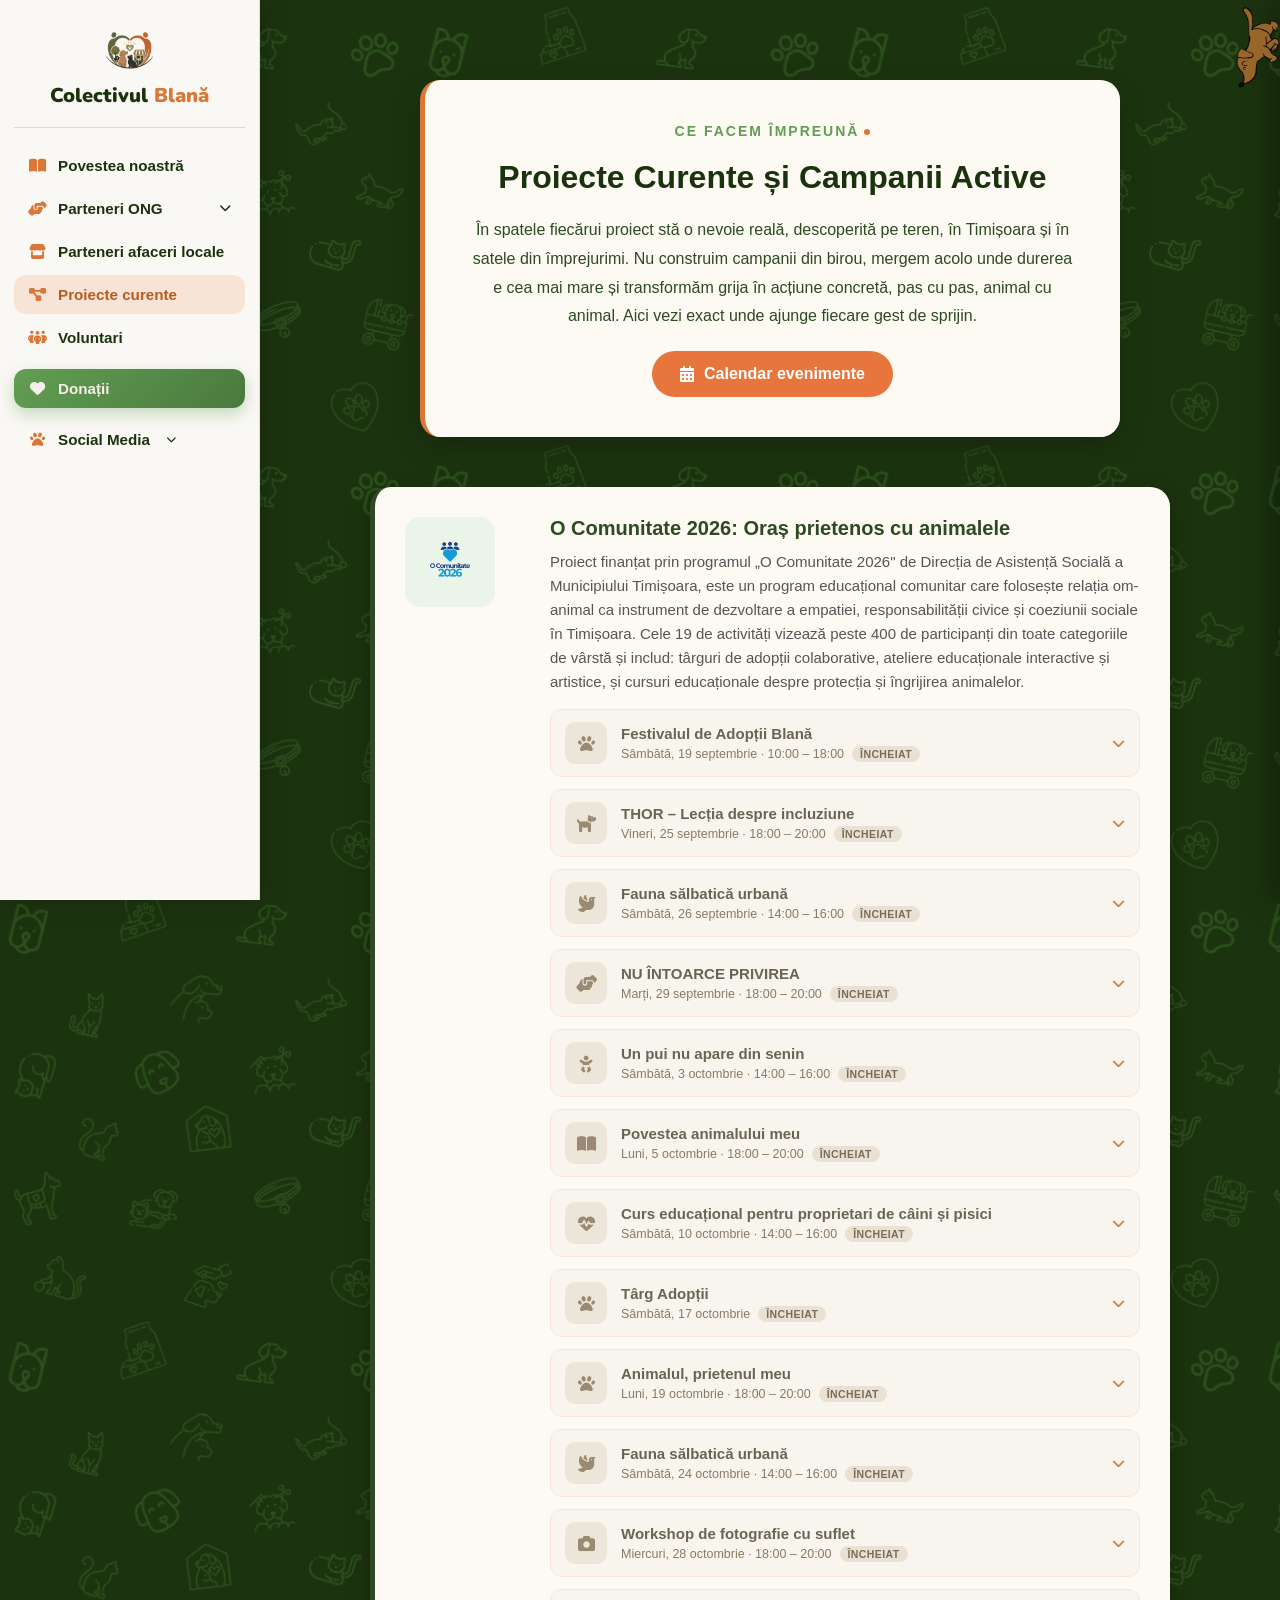
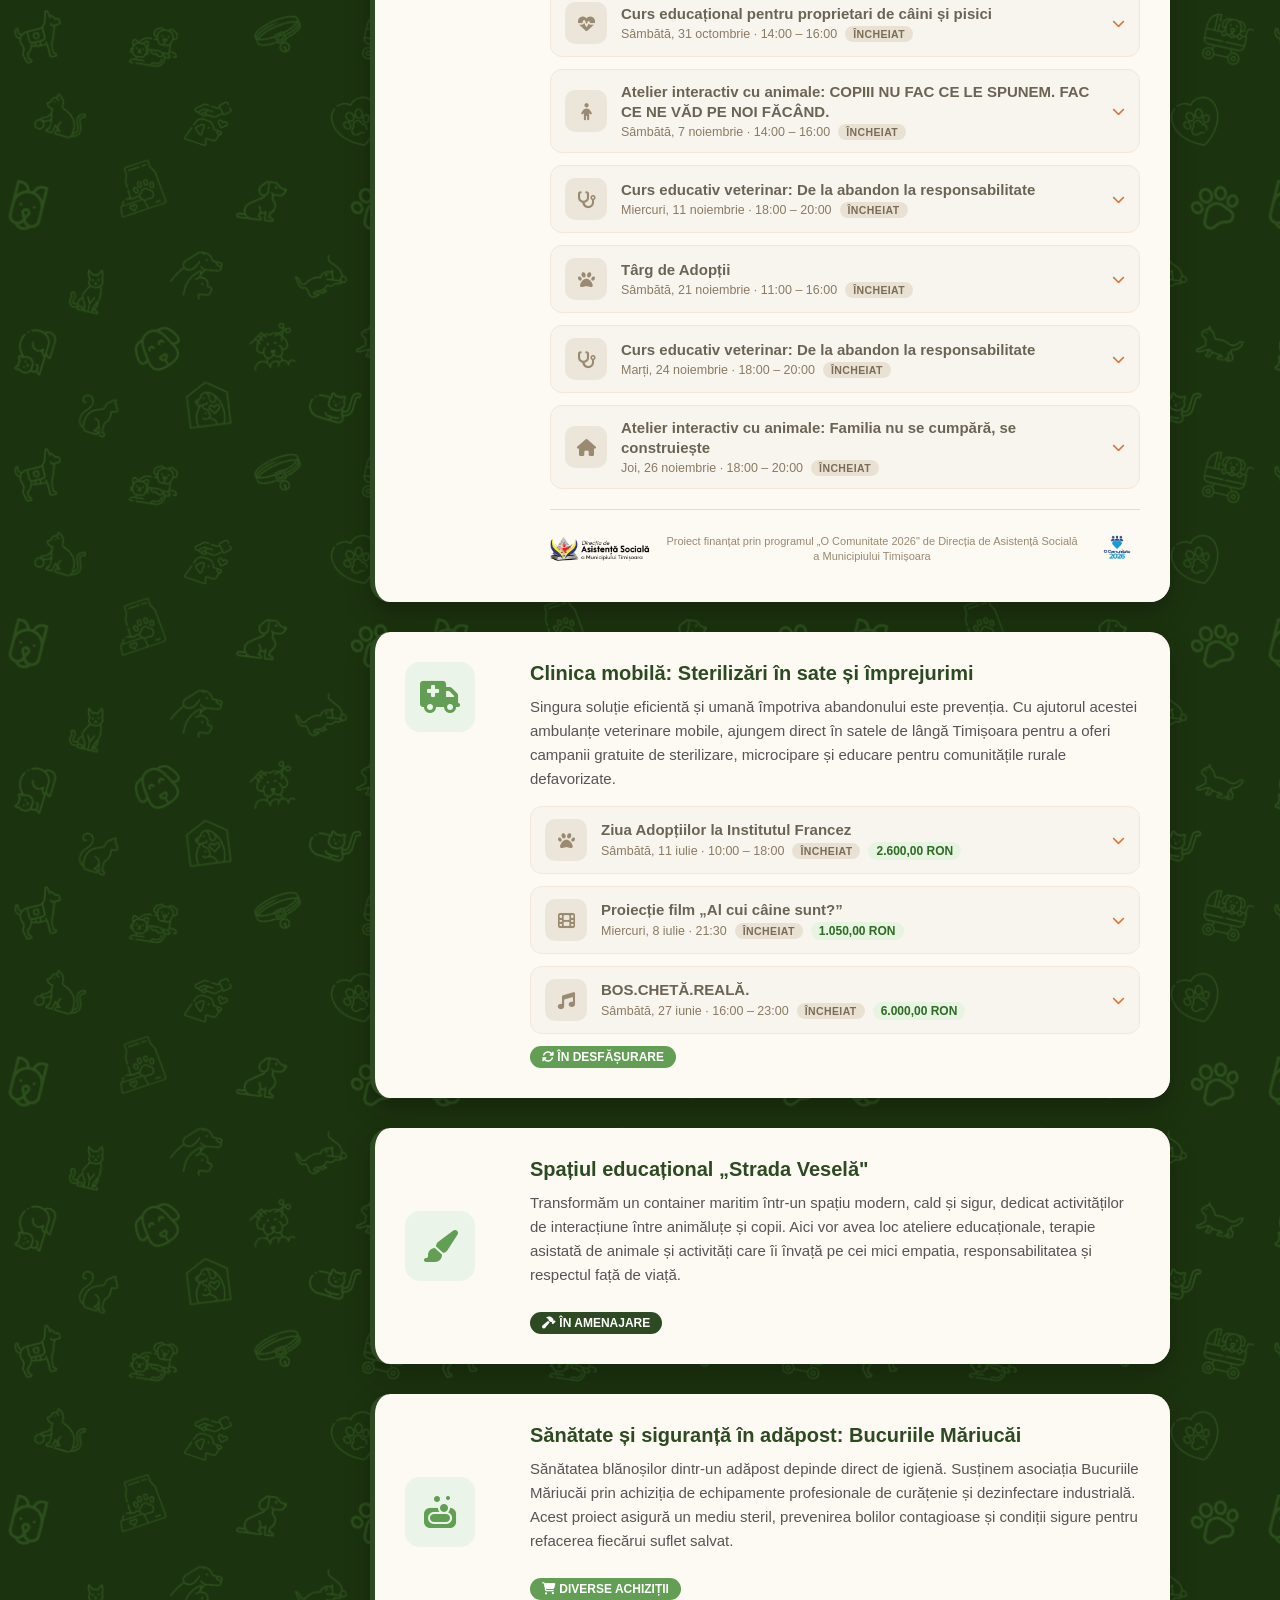
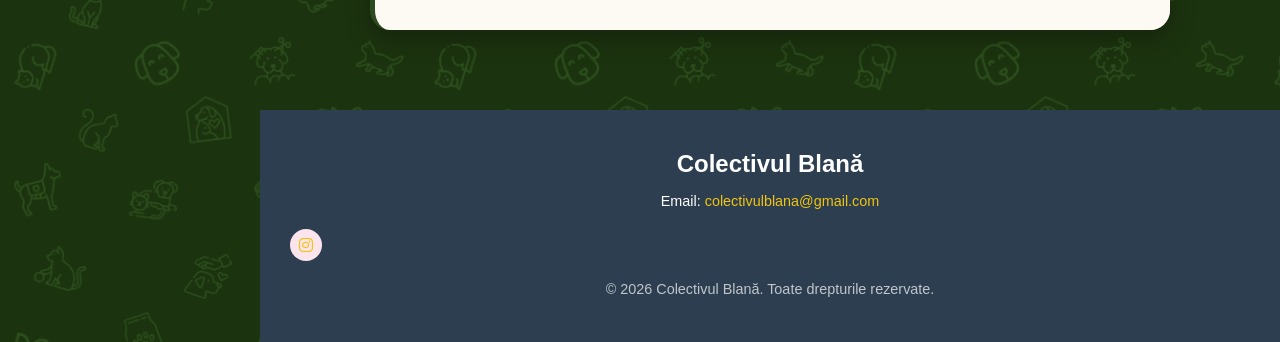
<file: proiecte_nou.html>
<!DOCTYPE html>
<html lang="ro">
<head>
    <meta charset="UTF-8">
    <meta name="viewport" content="width=device-width, initial-scale=1.0">
    <title>Proiecte Curente - Colectivul Blană</title>
    <link rel="icon" type="image/png" href="Imagini/logocolectiv.png">
    <link rel="stylesheet" href="style.css">
    <link rel="stylesheet" href="https://cdnjs.cloudflare.com/ajax/libs/font-awesome/6.0.0/css/all.min.css">
    <link rel="stylesheet" href="https://cdnjs.cloudflare.com/ajax/libs/font-awesome/6.5.1/css/all.min.css">
    <meta property="og:image" content="https://colectivulblana.ro/Imagini/urlthumbnail.png">
<meta property="og:image:width" content="1200">
<meta property="og:image:height" content="630">
<meta property="og:title" content="Colectivul Blană - ONG">
<meta property="og:description" content="Conectăm asociațiile de protecție a animalelor cu afacerile locale din Timișoara.">
<meta property="og:url" content="https://colectivulblana.ro">
<meta property="og:type" content="website">

<style>
/* ============ BUTON CALENDAR ============ */
.btn-calendar { display: inline-flex; align-items: center; gap: 10px; background: #e8763c; color: #fff; border: none; font-weight: 700; font-size: 1rem; padding: 14px 28px; border-radius: 40px; cursor: pointer; margin-top: 20px; transition: background 0.25s ease, transform 0.25s ease; }
.btn-calendar:hover { background: #d3652d; transform: translateY(-2px); }

/* ============ MODAL CALENDAR ============ */
.calendar-modal-overlay { display: none; position: fixed; inset: 0; background: rgba(20, 25, 15, 0.65); z-index: 99999; align-items: flex-start; justify-content: center; padding: 40px 16px; overflow-y: auto; scrollbar-width: none; -ms-overflow-style: none; }
.calendar-modal-overlay::-webkit-scrollbar { display: none; }
.calendar-modal-overlay.open { display: flex; }
.calendar-modal { background-color: #FDF9F3; background-image: linear-gradient(rgba(255, 255, 255, 0.45), rgba(255, 255, 255, 0.75)), url("https://www.transparenttextures.com/patterns/cream-paper.png"); background-blend-mode: color-burn, normal; border-radius: 24px; border-left: 6px solid #e8763c; box-shadow: 0 20px 50px rgba(0, 0, 0, 0.35); max-width: 1100px; width: 100%; max-height: 90vh; overflow-y: auto; padding: 34px 30px; position: relative; scrollbar-width: none; -ms-overflow-style: none; }
.calendar-modal::-webkit-scrollbar { display: none; }
.calendar-modal-close { position: absolute; top: 18px; right: 18px; background: #ffece0; color: #d97736; border: none; width: 36px; height: 36px; border-radius: 50%; font-size: 1.1rem; cursor: pointer; display: flex; align-items: center; justify-content: center; transition: background 0.2s ease; }
.calendar-modal-close:hover { background: #ffd9bd; }
.calendar-kicker { display: inline-flex; align-items: center; gap: 7px; color: #3f7a5c; font-weight: 700; letter-spacing: 1.2px; text-transform: uppercase; font-size: 0.82rem; margin-bottom: 10px; }
.calendar-kicker::after { content: ''; width: 6px; height: 6px; border-radius: 50%; background: #e8763c; display: inline-block; }
.calendar-title h2 { font-size: 1.8rem; color: #16301f; margin: 0 0 6px 0; }
.calendar-title p { color: #4A5A43; font-size: 0.95rem; max-width: 620px; }
.calendar-nav { display: flex; align-items: center; justify-content: center; gap: 22px; margin-top: 26px; }
.calendar-nav button { background: #ffece0; color: #d97736; border: none; width: 38px; height: 38px; border-radius: 50%; font-size: 1.1rem; cursor: pointer; transition: background 0.2s ease; }
.calendar-nav button:hover { background: #ffd9bd; }
.calendar-nav-label { font-weight: 700; color: #16301f; font-size: 1.1rem; min-width: 170px; text-align: center; text-transform: capitalize; }
.months-grid { max-width: 360px; margin: 18px auto 0; }
.month-card { display: none; background-color: #fffaf3; border-radius: 18px; border: 1px solid #eaddc7; padding: 18px 16px 16px; }
.month-card.active { display: block; }
.month-card h3 { margin: 0 0 12px 0; color: #16301f; font-size: 1.05rem; text-transform: capitalize; }
.day-names { display: grid; grid-template-columns: repeat(7, 1fr); gap: 4px; margin-bottom: 6px; }
.day-names span { text-align: center; font-size: 0.68rem; font-weight: 700; color: #8a7a63; text-transform: uppercase; }
.days-grid { display: grid; grid-template-columns: repeat(7, 1fr); gap: 4px; }
.day-cell { aspect-ratio: 1 / 1; display: flex; align-items: center; justify-content: center; font-size: 0.78rem; color: #4A5A43; border-radius: 8px; }
.day-cell.empty { visibility: hidden; }
.day-cell.event { background-color: #ffece0; color: #d97736; font-weight: 700; border: 1.5px solid #d97736; cursor: default; }
.event-list { list-style: none; margin: 14px 0 0 0; padding: 10px 0 0 0; border-top: 1px dashed #eaddc7; }
.event-list li { display: flex; align-items: center; gap: 10px; font-size: 0.83rem; color: #4A5A43; padding: 4px 0; }
.event-list .event-date { min-width: 32px; height: 32px; background-color: #ffece0; color: #d97736; border-radius: 8px; display: flex; align-items: center; justify-content: center; font-weight: 700; font-size: 0.8rem; flex-shrink: 0; }
.event-list .event-label { font-style: italic; color: #9a8a72; flex: 1; }
.btn-inscrie { background: #e8763c; color: #fff; border: none; font-weight: 700; font-size: 0.75rem; padding: 6px 14px; border-radius: 20px; cursor: pointer; white-space: nowrap; transition: background 0.2s ease; }
.btn-inscrie:hover { background: #d3652d; }
.btn-info { background: #ffece0; color: #d97736; border: none; width: 24px; height: 24px; min-width: 24px; border-radius: 50%; cursor: pointer; font-size: 0.72rem; font-weight: 800; display: flex; align-items: center; justify-content: center; transition: background 0.2s ease; }
.btn-info:hover { background: #ffd9bd; }

/* ============ MODAL INFO EVENIMENT ============ */
.info-modal-overlay { display: none; position: fixed; inset: 0; background: rgba(20, 25, 15, 0.7); z-index: 100001; align-items: flex-start; justify-content: center; padding: 40px 16px; overflow-y: auto; scrollbar-width: none; -ms-overflow-style: none; }
.info-modal-overlay::-webkit-scrollbar { display: none; }
.info-modal-overlay.open { display: flex; }
.info-modal { background-color: #FDF9F3; background-image: linear-gradient(rgba(255, 255, 255, 0.45), rgba(255, 255, 255, 0.75)), url("https://www.transparenttextures.com/patterns/cream-paper.png"); background-blend-mode: color-burn, normal; border-radius: 24px; border-left: 6px solid #e8763c; box-shadow: 0 20px 50px rgba(0, 0, 0, 0.35); max-width: 540px; width: 100%; max-height: 90vh; overflow-y: auto; padding: 34px 30px; position: relative; scrollbar-width: none; -ms-overflow-style: none; }
.info-modal::-webkit-scrollbar { display: none; }
.info-modal-close { position: absolute; top: 18px; right: 18px; background: #ffece0; color: #d97736; border: none; width: 36px; height: 36px; border-radius: 50%; font-size: 1.1rem; cursor: pointer; display: flex; align-items: center; justify-content: center; transition: background 0.2s ease; }
.info-modal-close:hover { background: #ffd9bd; }
.info-modal h2 { font-size: 1.3rem; color: #16301f; margin: 0 0 14px 0; padding-right: 30px; }
.info-modal p { font-size: 0.92rem; color: #4A5A43; line-height: 1.6; margin: 0 0 12px 0; }
.info-modal-btn-inscrie { display: inline-flex; align-items: center; gap: 8px; background: #e8763c; color: #fff; border: none; font-weight: 700; font-size: 0.9rem; padding: 11px 22px; border-radius: 30px; cursor: pointer; margin-top: 8px; transition: background 0.2s ease; }
.info-modal-btn-inscrie:hover { background: #d3652d; }
.event-meta { background: #fff6ec; border-radius: 12px; padding: 14px 16px; margin-bottom: 16px; }
.event-meta-row { display: flex; align-items: center; gap: 10px; font-size: 0.88rem; color: #4A5A43; padding: 4px 0; }
.event-meta-row i { color: #d97736; width: 16px; text-align: center; flex-shrink: 0; }
.event-meta-row a { color: #d97736; font-weight: 700; text-decoration: none; }
.event-meta-row a:hover { text-decoration: underline; }

/* ============ MODAL ÎNSCRIERE ============ */
.registration-modal-overlay { display: none; position: fixed; inset: 0; background: rgba(20, 25, 15, 0.7); z-index: 100000; align-items: flex-start; justify-content: center; padding: 40px 16px; overflow-y: auto; scrollbar-width: none; -ms-overflow-style: none; }
.registration-modal-overlay::-webkit-scrollbar { display: none; }
.registration-modal-overlay.open { display: flex; }
.registration-modal { background-color: #FDF9F3; background-image: linear-gradient(rgba(255, 255, 255, 0.45), rgba(255, 255, 255, 0.75)), url("https://www.transparenttextures.com/patterns/cream-paper.png"); background-blend-mode: color-burn, normal; border-radius: 24px; border-left: 6px solid #e8763c; box-shadow: 0 20px 50px rgba(0, 0, 0, 0.35); max-width: 480px; width: 100%; max-height: 90vh; overflow-y: auto; padding: 34px 30px; position: relative; scrollbar-width: none; -ms-overflow-style: none; }
.registration-modal::-webkit-scrollbar { display: none; }
.registration-modal-close { position: absolute; top: 18px; right: 18px; background: #ffece0; color: #d97736; border: none; width: 36px; height: 36px; border-radius: 50%; font-size: 1.1rem; cursor: pointer; display: flex; align-items: center; justify-content: center; transition: background 0.2s ease; }
.registration-modal-close:hover { background: #ffd9bd; }
.registration-modal h2 { font-size: 1.4rem; color: #16301f; margin: 0 0 4px 0; }
.registration-modal h2 span { color: #e8763c; }
.registration-seats { font-size: 0.85rem; color: #4A5A43; margin: 0 0 20px 0; }
.form-group { margin-bottom: 14px; }
.form-group label { display: block; font-size: 0.82rem; font-weight: 700; color: #16301f; margin-bottom: 5px; }
.form-group input[type="text"], .form-group input[type="email"], .form-group input[type="tel"], .form-group input[type="number"] { width: 100%; box-sizing: border-box; padding: 10px 12px; border: 1px solid #eaddc7; border-radius: 10px; font-size: 0.9rem; background: #fffefb; color: #2b2118; }
.form-group input:focus { outline: none; border-color: #e8763c; }
.form-checkbox { display: flex; align-items: flex-start; gap: 9px; margin-bottom: 12px; font-size: 0.78rem; color: #4A5A43; line-height: 1.4; }
.form-checkbox input { margin-top: 3px; flex-shrink: 0; }
.btn-submit-inscriere { width: 100%; background: #e8763c; color: #fff; border: none; font-weight: 700; font-size: 1rem; padding: 13px; border-radius: 40px; cursor: pointer; margin-top: 6px; transition: background 0.25s ease; }
.btn-submit-inscriere:hover { background: #d3652d; }
.btn-submit-inscriere:disabled { background: #d8c9b4; cursor: not-allowed; }
.form-message { margin-top: 14px; padding: 12px 14px; border-radius: 10px; font-size: 0.85rem; display: none; }
.form-message.show { display: block; }
.form-message.ok { background: #e6f4e1; color: #2f6b25; }
.form-message.error { background: #fde8e0; color: #b8461f; }
.form-support-note { margin-top: 14px; font-size: 0.75rem; color: #9a8a72; text-align: center; }
.form-support-note a { color: #d97736; font-weight: 700; text-decoration: none; }
.form-support-note a:hover { text-decoration: underline; }
.form-group input:disabled, .form-checkbox input:disabled { opacity: 0.5; cursor: not-allowed; }
.companions-list { display: flex; flex-direction: column; gap: 8px; margin-bottom: 8px; }
.companion-row { display: flex; align-items: center; gap: 8px; }
.companion-row input[type="text"] { flex: 1; box-sizing: border-box; padding: 9px 12px; border: 1px solid #eaddc7; border-radius: 10px; font-size: 0.88rem; background: #fffefb; color: #2b2118; }
.companion-row input[type="text"]:focus { outline: none; border-color: #e8763c; }
.btn-remove-companion { background: #fde8e0; color: #b8461f; border: none; width: 30px; height: 30px; min-width: 30px; border-radius: 50%; cursor: pointer; display: flex; align-items: center; justify-content: center; font-size: 0.85rem; transition: background 0.2s ease; }
.btn-remove-companion:hover { background: #fbd4c4; }
.btn-add-companion { display: inline-flex; align-items: center; gap: 6px; background: transparent; border: 1.5px dashed #d9c4a5; color: #a4713a; font-size: 0.82rem; font-weight: 700; padding: 8px 14px; border-radius: 20px; cursor: pointer; transition: background 0.2s ease, border-color 0.2s ease; }
.btn-add-companion:hover { background: #fdf1e2; border-color: #e8763c; }
.hp-field { position: absolute; left: -9999px; top: -9999px; opacity: 0; height: 0; overflow: hidden; }

/* ============ FOOTER FINANȚARE (logo-uri + text) ============ */
.funding-footer { display: flex; align-items: center; justify-content: space-between; gap: 16px; margin-top: 28px; padding-top: 18px; border-top: 1px solid #eaddc7; }
.funding-logo { height: 42px; width: auto; max-width: 90px; object-fit: contain; flex-shrink: 0; }
.funding-text { flex: 1; text-align: center; font-size: 0.7rem; font-weight: 300; color: #8a7a63; line-height: 1.45; letter-spacing: 0.2px; margin: 0; }
/* Doar în modalul calendarului, logo-urile sunt puțin mai mari */
.calendar-modal .funding-logo { height: 58px; max-width: 120px; }
@media (max-width: 480px) {
    .funding-footer { flex-direction: column; gap: 10px; }
    .funding-text { order: 2; }
    .funding-footer .funding-logo:last-child { order: 3; }
}

/* ============ FLIP AUTOMAT ICONIȚĂ (O Comunitate 2026 ↔ Colectivul Blană) ============ */
.icon-flip-box { width: 90px; height: 90px; min-width: 90px; margin-right: 25px; flex-shrink: 0; perspective: 700px; }
.icon-flip-inner { position: relative; width: 100%; height: 100%; transform-style: preserve-3d; animation: iconFlip 10s infinite; }
.icon-flip-face { position: absolute; inset: 0; backface-visibility: hidden; background-color: #EAF4E8; border-radius: 15px; display: flex; align-items: center; justify-content: center; padding: 10px; box-sizing: border-box; overflow: hidden; }
.icon-flip-face img { max-width: 100%; max-height: 100%; object-fit: contain; }
.icon-flip-face.icon-flip-back { transform: rotateY(180deg); }
@keyframes iconFlip {
    0%, 42% { transform: rotateY(0deg); }
    50%, 92% { transform: rotateY(180deg); }
    100% { transform: rotateY(360deg); }
}
/* ============ EVENIMENTE EXPANDABILE ============ */
.event-acc { background: #fffaf5; border: 1px solid #f7e6d7; border-radius: 12px; margin-bottom: 12px; overflow: hidden; }
.event-acc summary { list-style: none; display: flex; align-items: center; gap: 14px; padding: 12px 14px; cursor: pointer; }
.event-acc summary::-webkit-details-marker { display: none; }
.event-acc summary:hover { background: #fff3e8; }
.event-acc-icon { background: #ffece0; color: #d97736; min-width: 42px; height: 42px; border-radius: 10px; display: flex; align-items: center; justify-content: center; font-size: 17px; }
.event-acc-head { flex: 1; min-width: 0; }
.event-acc-title { font-weight: 700; color: #1A330E; font-size: 15px; line-height: 1.3; }
.event-acc-meta { font-size: 12.5px; color: #8a7a63; margin-top: 3px; display: flex; flex-wrap: wrap; align-items: center; gap: 8px; }
.event-acc-badge { background: #e9e2d4; color: #7a6c55; font-size: 10.5px; font-weight: 700; padding: 2px 8px; border-radius: 10px; text-transform: uppercase; letter-spacing: .4px; }
.event-acc-chevron { color: #d97736; font-size: 13px; transition: transform .25s ease; flex-shrink: 0; }
.event-acc[open] .event-acc-chevron { transform: rotate(180deg); }
.event-acc[open] summary { border-bottom: 1px dashed #f0dcc6; }
.event-acc-body { padding: 14px 16px 16px 70px; }
.event-ended-note { background: #eef6ec; color: #2f6b25; font-size: 13px; font-weight: 600; padding: 9px 12px; border-radius: 10px; margin-bottom: 12px; }
.event-acc.ended { background: #f8f5ef; }
.event-acc.ended .event-acc-icon { background: #ece6da; color: #9a8a72; }
.event-acc.ended .event-acc-title { color: #6b6455; }
@media (max-width: 600px) { .event-acc-body { padding-left: 16px; } }
.event-acc-funds { color: #2f6b25; font-weight: 700; font-size: 12px; background: #e6f4e1; padding: 2px 8px; border-radius: 10px; }
/* ============ CALENDAR: EVENIMENTE TRECUTE ============ */
.day-cell.event.past { background-color: #efe9de; color: #9a8a72; border-color: #cfc3ae; font-weight: 600; }
.event-list li.past .event-date { background-color: #efe9de; color: #9a8a72; }
.event-list li.past .event-label { color: #9a8a72; font-style: normal; }
.event-past-badge { background: #e9e2d4; color: #7a6c55; font-size: 10.5px; font-weight: 700; padding: 3px 9px; border-radius: 10px; text-transform: uppercase; letter-spacing: .4px; white-space: nowrap; }
</style>
</head>
<body>

<div id="content-wrap">

    <div id="dachshund-scroll-wrapper">
        <img src="Imagini/dachshund_rear.png" id="dachshund-rear" alt="Rear">
        <div id="dachshund-body">
            <img src="Imagini/dachshund_head.png" id="dachshund-head" alt="Head">
        </div>
    </div>

<div class="sidebar-backdrop" id="sidebarBackdrop"></div>

<header class="navbar" id="sidebar">
    <button class="hamburger" id="hamburger" aria-label="Meniu" aria-expanded="false">
        <span></span>
        <span></span>
        <span></span>
    </button>

    <a href="index.html" class="sidebar-brand">
        <img src="Imagini/logocolectiv.png" alt="Logo Colectiv" class="logo-img">
        <span class="logo-text">Colectivul <span class="accent">Blană</span></span>
    </a>

    <ul class="nav-links">
        <li><a href="index.html#povestea-noastra"><i class="fas fa-book-open nav-ico"></i> Povestea noastră</a></li>
        <li class="dropdown">
            <a href="parteneri-ong.html" class="dropdown-toggle"><i class="fas fa-handshake-angle nav-ico"></i> Parteneri ONG <i class="fas fa-chevron-down arrow"></i></a>
            <ul class="dropdown-menu">
                <li><a href="parteneri-ong.html">Listă Parteneri ONG</a></li>
                <li><a href="adoptii.html">Adopții</a></li>
                <li><a href="super-seniori.html">#SuperSeniori</a></li>
            </ul>
        </li>
        <li><a href="parteneri-afaceri.html"><i class="fas fa-store nav-ico"></i> Parteneri afaceri locale</a></li>
        <li><a href="proiecte.html" class="active"><i class="fas fa-diagram-project nav-ico"></i> Proiecte curente</a></li>
        <li><a href="voluntari.html"><i class="fas fa-people-group nav-ico"></i> Voluntari</a></li>
        <li><a href="donatii.html" class="btn-donatie"><i class="fas fa-heart nav-ico"></i> Donații</a></li>
        <li class="dropdown">
            <a href="#" class="dropdown-toggle social-toggle">
                <i class="fas fa-paw nav-ico"></i> Social Media <i class="fas fa-chevron-down arrow"></i>
            </a>
            <ul class="dropdown-menu">
                <li><a href="https://www.facebook.com/profile.php?id=61593568241003" target="_blank" rel="noopener noreferrer"><i class="fab fa-facebook-f"></i> Facebook</a></li>
                <li><a href="https://www.tiktok.com/@colectivulblana" target="_blank" rel="noopener noreferrer"><i class="fab fa-tiktok"></i> TikTok</a></li>
                <li><a href="https://www.instagram.com/colectivulblana/" target="_blank" rel="noopener noreferrer"><i class="fab fa-instagram"></i> Instagram</a></li>
            </ul>
        </li>
    </ul>
</header>

    <main>
        <section class="partners-section">
            <div class="partners-intro">
    <span class="subtitle">Ce Facem Împreună</span>
    <h2>Proiecte Curente și Campanii Active</h2>
    <p>
        În spatele fiecărui proiect stă o nevoie reală, descoperită pe teren, în 
        Timișoara și în satele din împrejurimi. Nu construim campanii din birou, 
        mergem acolo unde durerea e cea mai mare și transformăm grija în acțiune 
        concretă, pas cu pas, animal cu animal. Aici vezi exact unde ajunge fiecare 
        gest de sprijin.
    </p>
    <button class="btn-calendar" onclick="openCalendarModal()">
        <i class="fas fa-calendar-days"></i> Calendar evenimente
    </button>
</div>

            <div class="partners-list-container">

                <div class="partner-card" style="padding:30px; display:flex; align-items: flex-start;">
    <!-- Iconiță cu flip automat: O Comunitate 2026 ↔ Colectivul Blană -->
    <div class="icon-flip-box">
        <div class="icon-flip-inner">
            <div class="icon-flip-face icon-flip-front">
                <img src="Imagini/logoOComunitate2026.png" alt="O Comunitate 2026">
            </div>
            <div class="icon-flip-face icon-flip-back">
                <img src="Imagini/logocolectiv.png" alt="Colectivul Blană">
            </div>
        </div>
    </div>

    <!-- Info Proiect -->
    <div class="partner-info" style="flex:1;">
        <h3 style="margin-top:0; color:#2D4A22; font-size:20px;">O Comunitate 2026: Oraș prietenos cu animalele</h3>
        <p class="partner-description" style="line-height:1.6; color:#555; margin-bottom: 15px;">
            Proiect finanțat prin programul „O Comunitate 2026" de Direcția de Asistență Socială a Municipiului Timișoara, este un program educațional comunitar care folosește relația om-animal ca instrument de dezvoltare a empatiei, responsabilității civice și coeziunii sociale în Timișoara. Cele 19 de activități vizează peste 400 de participanți din toate categoriile de vârstă și includ: târguri de adopții colaborative, ateliere educaționale interactive și artistice, și cursuri educaționale despre protecția și îngrijirea animalelor.
        </p>

<div style="display: flex; align-items: flex-start; background-color: #fffaf5; padding: 15px; border-radius: 12px; margin-bottom: 15px; border: 1px solid #f7e6d7;">
    <!-- Iconiță Eveniment -->
    <div style="background-color: #ffece0; color: #d97736; min-width: 50px; height: 50px; border-radius: 10px; display: flex; align-items: center; justify-content: center; font-size: 20px; margin-right: 15px;">
        <i class="fas fa-paw"></i>
    </div>

    <!-- Text Eveniment -->
    <div style="flex: 1;">
        <h4 style="margin:0 0 5px 0; color:#1A330E; font-size:16px;">🐾 Festivalul de Adopții Blană</h4>
        <p style="margin:0; font-size:14px; color:#4A5A43; line-height:1.5; margin-bottom:8px;">
            Sâmbătă, <strong>19 septembrie</strong>, între <strong>10:00 și 18:00</strong>, curtea Institutului Francez se transformă în cel mai vesel festival dedicat iubitorilor de animale, familiilor și faptelor bune. Evenimentul e organizat de Colectivul Blană, cu atmosferă întreținută de DJ Zorle. Te așteaptă zeci de blănoși care își caută o familie iubitoare, asociații și experți în îngrijirea și protecția animalelor, activități pentru copii, gustări gratuite, drinks și o tombolă caritabilă cu premii de la parteneri. Intrare liberă, dar donațiile sunt binevenite și îți aduc șansa la premii. Ia-ți prietenii și familia și hai să le oferim animalelor șansa la o viață mai bună — sau măcar o zi plină de iubire, chiar dacă nu intenționezi să adopți.
        </p>
        <div style="display:flex; gap:15px; flex-wrap:wrap;">
            <a href="https://www.instagram.com/p/Dc09e9xDKdo/?img_index=1" target="_blank" style="font-size:13px; color:#D97736; font-weight:bold; text-decoration:none; display:flex; align-items:center;">
                <i class="fab fa-instagram" style="margin-right:5px;"></i>
                Detalii Eveniment
            </a>

            <a href="https://maps.app.goo.gl/UkDPXPcjcvGbpxFJA" target="_blank" style="font-size:13px; color:#D97736; font-weight:bold; text-decoration:none; display:flex; align-items:center;">
                <i class="fas fa-map-marker-alt" style="margin-right:5px;"></i>
                Vezi locația
            </a>

            <a href="https://www.instagram.com/p/Dc3U0PBDEhp/?img_index=1" target="_blank" style="font-size:13px; color:#D97736; font-weight:bold; text-decoration:none; display:flex; align-items:center;">
                <i class="fas fa-newspaper" style="margin-right:5px;"></i>
                Articol în presă
            </a>
        </div>
    </div>
</div>

<div style="display: flex; align-items: flex-start; background-color: #fffaf5; padding: 15px; border-radius: 12px; margin-bottom: 15px; border: 1px solid #f7e6d7;">
    <!-- Iconiță Eveniment -->
    <div style="background-color: #ffece0; color: #d97736; min-width: 50px; height: 50px; border-radius: 10px; display: flex; align-items: center; justify-content: center; font-size: 20px; margin-right: 15px;">
        <i class="fas fa-dog"></i>
    </div>

    <!-- Text Eveniment -->
    <div style="flex: 1;">
        <h4 style="margin:0 0 5px 0; color:#1A330E; font-size:16px;">🐾 THOR – Lecția despre incluziune</h4>
        <p style="margin:0; font-size:14px; color:#4A5A43; line-height:1.5; margin-bottom:8px;">
            Vineri, <strong>25 septembrie</strong>, între <strong>18:00 și 20:00</strong>, la Centrul de zi pentru Copii cu Dizabilități Podul Lung. Un atelier inspirat de povestea lui Thor, un câine paralizat pe trenul posterior care se deplasează cu ajutorul unui cărucior adaptat și care, în ciuda dizabilității, e unul dintre cei mai veseli locuitori ai curții Asociației Bucuriilor Măriucăi. Pornind de la exemplul lui, discutăm despre diferența dintre milă și empatie, despre cum adaptarea mediului poate reda independența, și despre faptul că o dizabilitate nu definește valoarea unei ființe. Scopul atelierului e să crească empatia și înțelegerea față de persoanele și animalele cu dizabilități, și să arate, practic, ce înseamnă o comunitate incluzivă.
        </p>
        <div style="display:flex; gap:15px; flex-wrap:wrap;">
            <a href="https://www.google.com/maps/place//data=!4m2!3m1!1s0x47456762f41ce63d:0x7546de6b0107ab52" target="_blank" style="font-size:13px; color:#D97736; font-weight:bold; text-decoration:none; display:flex; align-items:center;">
                <i class="fas fa-map-marker-alt" style="margin-right:5px;"></i>
                Vezi locația
            </a>
            <a href="#" onclick="openRegistrationModal(25); return false;" style="font-size:13px; color:#D97736; font-weight:bold; text-decoration:none; display:flex; align-items:center;"><i class="fas fa-pen" style="margin-right:5px;"></i> Înscrie-te</a>
        </div>
    </div>
</div>

<div style="display: flex; align-items: flex-start; background-color: #fffaf5; padding: 15px; border-radius: 12px; margin-bottom: 15px; border: 1px solid #f7e6d7;">
    <!-- Iconiță Eveniment -->
    <div style="background-color: #ffece0; color: #d97736; min-width: 50px; height: 50px; border-radius: 10px; display: flex; align-items: center; justify-content: center; font-size: 20px; margin-right: 15px;">
        <i class="fas fa-dove"></i>
    </div>

    <!-- Text Eveniment -->
    <div style="flex: 1;">
        <h4 style="margin:0 0 5px 0; color:#1A330E; font-size:16px;">🐾 Fauna sălbatică urbană</h4>
        <p style="margin:0; font-size:14px; color:#4A5A43; line-height:1.5; margin-bottom:8px;">
            Sâmbătă, <strong>26 septembrie</strong>, între <strong>14:00 și 16:00</strong>, la Centrul de zi pentru Copii cu Dizabilități Podul Lung. O întâlnire-dialog, nu o simplă prezentare, despre animalele sălbatice pe care le întâlnim în oraș — arici, păsări rănite, vulpi, porumbei, țestoase, dar și animale exotice sau domestice abandonate. Vorbim despre ce faci corect când găsești un animal în dificultate, despre legislația de protecție a animalelor și a speciilor sălbatice, despre braconaj și trafic ilegal, și despre rolul autorităților și al ONG-urilor de salvare. Vine cu jocuri, demonstrații practice, un concurs cu premii și un invitat special — o rățușcă.
        </p>
        <div style="display:flex; gap:15px; flex-wrap:wrap;">
            <a href="https://www.google.com/maps/place//data=!4m2!3m1!1s0x47456762f41ce63d:0x7546de6b0107ab52" target="_blank" style="font-size:13px; color:#D97736; font-weight:bold; text-decoration:none; display:flex; align-items:center;">
                <i class="fas fa-map-marker-alt" style="margin-right:5px;"></i>
                Vezi locația
            </a>
            <a href="#" onclick="openRegistrationModal(26); return false;" style="font-size:13px; color:#D97736; font-weight:bold; text-decoration:none; display:flex; align-items:center;"><i class="fas fa-pen" style="margin-right:5px;"></i> Înscrie-te</a>
        </div>
    </div>
</div>

<div style="display: flex; align-items: flex-start; background-color: #fffaf5; padding: 15px; border-radius: 12px; margin-bottom: 15px; border: 1px solid #f7e6d7;">
    <!-- Iconiță Eveniment -->
    <div style="background-color: #ffece0; color: #d97736; min-width: 50px; height: 50px; border-radius: 10px; display: flex; align-items: center; justify-content: center; font-size: 20px; margin-right: 15px;">
        <i class="fas fa-hands-helping"></i>
    </div>

    <!-- Text Eveniment -->
    <div style="flex: 1;">
        <h4 style="margin:0 0 5px 0; color:#1A330E; font-size:16px;">🐾 NU ÎNTOARCE PRIVIREA</h4>
        <p style="margin:0; font-size:14px; color:#4A5A43; line-height:1.5; margin-bottom:8px;">
            Marți, <strong>29 septembrie</strong>, între <strong>18:00 și 20:00</strong>, la Centrul de zi pentru Copii cu Dizabilități Podul Lung. Un atelier despre primul pas pe care îl poate face oricine atunci când întâlnește un animal abandonat — să oprești, să pui apă, să fotografiezi, să suni după ajutor, să nu treci mai departe. Nu își propune să facă din participanți salvatori, ci să le arate limitele și responsabilitățile unui cetățean obișnuit, și când e nevoie să ceri ajutorul autorităților sau al unui ONG. La final, participanții pleacă cu încrederea că pot contribui, chiar dacă nu fac parte dintr-o asociație.
        </p>
        <div style="display:flex; gap:15px; flex-wrap:wrap;">
            <a href="https://www.google.com/maps/place//data=!4m2!3m1!1s0x47456762f41ce63d:0x7546de6b0107ab52" target="_blank" style="font-size:13px; color:#D97736; font-weight:bold; text-decoration:none; display:flex; align-items:center;">
                <i class="fas fa-map-marker-alt" style="margin-right:5px;"></i>
                Vezi locația
            </a>
            <a href="#" onclick="openRegistrationModal(29); return false;" style="font-size:13px; color:#D97736; font-weight:bold; text-decoration:none; display:flex; align-items:center;"><i class="fas fa-pen" style="margin-right:5px;"></i> Înscrie-te</a>
        </div>
    </div>
</div>

<div style="display: flex; align-items: flex-start; background-color: #fffaf5; padding: 15px; border-radius: 12px; margin-bottom: 15px; border: 1px solid #f7e6d7;">
    <!-- Iconiță Eveniment -->
    <div style="background-color: #ffece0; color: #d97736; min-width: 50px; height: 50px; border-radius: 10px; display: flex; align-items: center; justify-content: center; font-size: 20px; margin-right: 15px;">
        <i class="fas fa-baby"></i>
    </div>

    <!-- Text Eveniment -->
    <div style="flex: 1;">
        <h4 style="margin:0 0 5px 0; color:#1A330E; font-size:16px;">🐾 Un pui nu apare din senin</h4>
        <p style="margin:0; font-size:14px; color:#4A5A43; line-height:1.5; margin-bottom:8px;">
            Sâmbătă, <strong>3 octombrie</strong>, între <strong>14:00 și 16:00</strong>.<br> De cele mai multe ori oamenii văd doar puii: patru căței abandonați, șase pisoi într-o cutie sau un cuib găsit într-un șanț. Foarte puțini se întreabă însă de unde au apărut. În spatele fiecărui pui abandonat există aproape întotdeauna aceeași poveste: un animal nesterilizat. Atelierul nu vorbește despre sterilizare ca despre o obligație, ci despre responsabilitate și despre felul în care aceasta poate însemna mai puțină suferință, mai puține abandonuri, mai puține accidente și mai puține animale care ajung să moară pe marginea drumului. Participanții vor descoperi că fiecare dintre noi poate rupe acest cerc.
        </p>
        <div style="display:flex; gap:15px; flex-wrap:wrap;">
            <a href="https://www.google.com/maps/place//data=!4m2!3m1!1s0x47456762f41ce63d:0x7546de6b0107ab52" target="_blank" style="font-size:13px; color:#D97736; font-weight:bold; text-decoration:none; display:flex; align-items:center;">
                <i class="fas fa-map-marker-alt" style="margin-right:5px;"></i>
                Vezi locația
            </a>
            <a href="#" onclick="openRegistrationModal(3); return false;" style="font-size:13px; color:#D97736; font-weight:bold; text-decoration:none; display:flex; align-items:center;"><i class="fas fa-pen" style="margin-right:5px;"></i> Înscrie-te</a>
        </div>
    </div>
</div>

<div style="display: flex; align-items: flex-start; background-color: #fffaf5; padding: 15px; border-radius: 12px; margin-bottom: 15px; border: 1px solid #f7e6d7;">
    <!-- Iconiță Eveniment -->
    <div style="background-color: #ffece0; color: #d97736; min-width: 50px; height: 50px; border-radius: 10px; display: flex; align-items: center; justify-content: center; font-size: 20px; margin-right: 15px;">
        <i class="fas fa-book-open"></i>
    </div>

    <!-- Text Eveniment -->
    <div style="flex: 1;">
        <h4 style="margin:0 0 5px 0; color:#1A330E; font-size:16px;">🐾 Povestea animalului meu</h4>
        <p style="margin:0; font-size:14px; color:#4A5A43; line-height:1.5; margin-bottom:8px;">
            Luni, <strong>5 octombrie</strong>, între <strong>18:00 și 20:00</strong>.<br> Fiecare animal are o poveste. Unele au fost abandonate, altele salvate, altele au crescut alături de o familie. Când copiii ascultă și spun povești, învață să înțeleagă emoțiile celorlalți. Atelierul creează un spațiu în care poveștile despre animale devin un exercițiu de empatie și înțelegere.
        </p>
        <div style="display:flex; gap:15px; flex-wrap:wrap;">
            <a href="https://www.google.com/maps/place//data=!4m2!3m1!1s0x47456762f41ce63d:0x7546de6b0107ab52" target="_blank" style="font-size:13px; color:#D97736; font-weight:bold; text-decoration:none; display:flex; align-items:center;">
                <i class="fas fa-map-marker-alt" style="margin-right:5px;"></i>
                Vezi locația
            </a>
            <a href="#" onclick="openRegistrationModal(5); return false;" style="font-size:13px; color:#D97736; font-weight:bold; text-decoration:none; display:flex; align-items:center;"><i class="fas fa-pen" style="margin-right:5px;"></i> Înscrie-te</a>
        </div>
    </div>
</div>

<div style="display: flex; align-items: flex-start; background-color: #fffaf5; padding: 15px; border-radius: 12px; margin-bottom: 15px; border: 1px solid #f7e6d7;">
    <!-- Iconiță Eveniment -->
    <div style="background-color: #ffece0; color: #d97736; min-width: 50px; height: 50px; border-radius: 10px; display: flex; align-items: center; justify-content: center; font-size: 20px; margin-right: 15px;">
        <i class="fas fa-heart-pulse"></i>
    </div>

    <!-- Text Eveniment -->
    <div style="flex: 1;">
        <h4 style="margin:0 0 5px 0; color:#1A330E; font-size:16px;">🐾 Curs educațional pentru proprietari de câini și pisici</h4>
        <p style="margin:0; font-size:14px; color:#4A5A43; line-height:1.5; margin-bottom:8px;">
            Sâmbătă, <strong>10 octombrie</strong>, între <strong>14:00 și 16:00</strong>.<br> Vrei să înțelegi mai bine ce îți transmite animalul tău și să știi cum să îi oferi cea mai bună îngrijire? Te invităm la un curs în care vom descoperi împreună cum „vorbesc” câinii și pisicile prin limbajul corporal, cum le putem înțelege mai bine nevoile și cum putem preveni problemele de comportament. Vom afla și ce putem face în situații de urgență până ajungem la medicul veterinar, cum alegem hrana potrivită și cum citim corect etichetele produselor. Vom vorbi, de asemenea, despre socializarea puilor și pisicilor și despre cum putem introduce un nou animal în familie într-un mod cât mai liniștit și fără stres. Un curs pentru toți cei care vor să își înțeleagă mai bine companionii și să fie mai pregătiți pentru nevoile lor de zi cu zi.
        </p>
        <div style="display:flex; gap:15px; flex-wrap:wrap;">
            <a href="https://www.google.com/maps/place//data=!4m2!3m1!1s0x47456762f41ce63d:0x7546de6b0107ab52" target="_blank" style="font-size:13px; color:#D97736; font-weight:bold; text-decoration:none; display:flex; align-items:center;">
                <i class="fas fa-map-marker-alt" style="margin-right:5px;"></i>
                Vezi locația
            </a>
            <a href="#" onclick="openRegistrationModal(10); return false;" style="font-size:13px; color:#D97736; font-weight:bold; text-decoration:none; display:flex; align-items:center;"><i class="fas fa-pen" style="margin-right:5px;"></i> Înscrie-te</a>
        </div>
    </div>
</div>

<div style="display: flex; align-items: flex-start; background-color: #fffaf5; padding: 15px; border-radius: 12px; margin-bottom: 15px; border: 1px solid #f7e6d7;">
    <!-- Iconiță Eveniment -->
    <div style="background-color: #ffece0; color: #d97736; min-width: 50px; height: 50px; border-radius: 10px; display: flex; align-items: center; justify-content: center; font-size: 20px; margin-right: 15px;">
        <i class="fas fa-paw"></i>
    </div>

    <!-- Text Eveniment -->
    <div style="flex: 1;">
        <h4 style="margin:0 0 5px 0; color:#1A330E; font-size:16px;">🐾 Târg Adopții</h4>
        <p style="margin:0; font-size:14px; color:#4A5A43; line-height:1.5; margin-bottom:8px;">
            Sâmbătă, <strong>17 octombrie</strong>, la Centrul de Zi pentru Copii cu Dizabilități Podul Lung. Animăluțe care își caută o căsuță, discuții despre fauna urbană cu rățușca de la Aspada România și gustări de la Yamy Bistro.
        </p>
        <div style="display:flex; flex-wrap:wrap; gap:15px;">
            <a href="https://www.instagram.com/p/DeT3QIFsxbL/" target="_blank" style="font-size:13px; color:#D97736; font-weight:bold; text-decoration:none; display:flex; align-items:center;">
                <i class="fab fa-instagram" style="margin-right:5px;"></i>
                Vezi postarea pe Instagram
            </a>
            <a href="https://www.google.com/maps/search/?api=1&query=Strada+Cornelia+S%C4%83l%C8%99eanu+17+Timi%C8%99oara" target="_blank" style="font-size:13px; color:#D97736; font-weight:bold; text-decoration:none; display:flex; align-items:center;">
                <i class="fas fa-map-marker-alt" style="margin-right:5px;"></i>
                Vezi locația
            </a>
        </div>
    </div>
</div>

<div style="display: flex; align-items: flex-start; background-color: #fffaf5; padding: 15px; border-radius: 12px; margin-bottom: 15px; border: 1px solid #f7e6d7;">
    <!-- Iconiță Eveniment -->
    <div style="background-color: #ffece0; color: #d97736; min-width: 50px; height: 50px; border-radius: 10px; display: flex; align-items: center; justify-content: center; font-size: 20px; margin-right: 15px;">
        <i class="fas fa-paw"></i>
    </div>

    <!-- Text Eveniment -->
    <div style="flex: 1;">
        <h4 style="margin:0 0 5px 0; color:#1A330E; font-size:16px;">🐾 Animalul, prietenul meu</h4>
        <p style="margin:0; font-size:14px; color:#4A5A43; line-height:1.5; margin-bottom:8px;">
            Luni, <strong>19 octombrie</strong>, între <strong>18:00 și 20:00</strong>.<br> Un atelier creativ de 2 ore în care copiii își lasă imaginația să zburde! Inspirați de animalele prezente și de propriii prieteni necuvântători, cei mici vor inventa povești, vor desena și vor da viață unor personaje unice.
Prin joacă și creativitate, vom descoperi împreună cât de speciale sunt animalele și vom învăța despre prietenie, empatie și grija față de ele.
        </p>
        <div style="display:flex; gap:15px; flex-wrap:wrap;">
            <a href="https://maps.app.goo.gl/6kunAE5zqKrcaF7r6" target="_blank" style="font-size:13px; color:#D97736; font-weight:bold; text-decoration:none; display:flex; align-items:center;">
                <i class="fas fa-map-marker-alt" style="margin-right:5px;"></i>
                Vezi locația
            </a>
            <a href="#" onclick="openRegistrationModal(19); return false;" style="font-size:13px; color:#D97736; font-weight:bold; text-decoration:none; display:flex; align-items:center;"><i class="fas fa-pen" style="margin-right:5px;"></i> Înscrie-te</a>
        </div>
    </div>
</div>

<div style="display: flex; align-items: flex-start; background-color: #fffaf5; padding: 15px; border-radius: 12px; margin-bottom: 15px; border: 1px solid #f7e6d7;">
    <!-- Iconiță Eveniment -->
    <div style="background-color: #ffece0; color: #d97736; min-width: 50px; height: 50px; border-radius: 10px; display: flex; align-items: center; justify-content: center; font-size: 20px; margin-right: 15px;">
        <i class="fas fa-dove"></i>
    </div>

    <!-- Text Eveniment -->
    <div style="flex: 1;">
        <h4 style="margin:0 0 5px 0; color:#1A330E; font-size:16px;">🐾 Fauna sălbatică urbană</h4>
        <p style="margin:0; font-size:14px; color:#4A5A43; line-height:1.5; margin-bottom:8px;">
            Sâmbătă, <strong>24 octombrie</strong>, între <strong>14:00 și 16:00</strong>.<br> O întâlnire-dialog, nu o simplă prezentare, despre animalele sălbatice pe care le întâlnim în oraș — arici, păsări rănite, vulpi, porumbei, țestoase, dar și animale exotice sau domestice abandonate. Vorbim despre ce faci corect când găsești un animal în dificultate, despre legislația de protecție a animalelor și a speciilor sălbatice, despre braconaj și trafic ilegal, și despre rolul autorităților și al ONG-urilor de salvare. Vine cu jocuri, demonstrații practice, un concurs cu premii și un invitat special — o rățușcă.
        </p>
        <div style="display:flex; gap:15px; flex-wrap:wrap;">
            <a href="https://maps.app.goo.gl/6kunAE5zqKrcaF7r6" target="_blank" style="font-size:13px; color:#D97736; font-weight:bold; text-decoration:none; display:flex; align-items:center;">
                <i class="fas fa-map-marker-alt" style="margin-right:5px;"></i>
                Vezi locația
            </a>
            <a href="#" onclick="openRegistrationModal(24); return false;" style="font-size:13px; color:#D97736; font-weight:bold; text-decoration:none; display:flex; align-items:center;"><i class="fas fa-pen" style="margin-right:5px;"></i> Înscrie-te</a>
        </div>
    </div>
</div>

<div style="display: flex; align-items: flex-start; background-color: #fffaf5; padding: 15px; border-radius: 12px; margin-bottom: 15px; border: 1px solid #f7e6d7;">
    <!-- Iconiță Eveniment -->
    <div style="background-color: #ffece0; color: #d97736; min-width: 50px; height: 50px; border-radius: 10px; display: flex; align-items: center; justify-content: center; font-size: 20px; margin-right: 15px;">
        <i class="fas fa-camera"></i>
    </div>

    <!-- Text Eveniment -->
    <div style="flex: 1;">
        <h4 style="margin:0 0 5px 0; color:#1A330E; font-size:16px;">🐾 Workshop de fotografie cu suflet</h4>
        <p style="margin:0; font-size:14px; color:#4A5A43; line-height:1.5; margin-bottom:8px;">
            Miercuri, <strong>28 octombrie</strong>, între <strong>18:00 și 20:00</strong>.<br> Fotografia poate surprinde o relație, nu doar o imagine. Atelierul îi ajută pe participanți să descopere cum pot transmite emoție, grijă și prietenie prin fotografie, dezvoltându-și creativitatea și comunicarea vizuală. La final, vor învăța noțiuni de bază despre fotografia cu animale, vor observa emoțiile și comportamentul lor și vor realiza imagini care spun o poveste.
        </p>
        <div style="display:flex; gap:15px; flex-wrap:wrap;">
            <a href="https://maps.app.goo.gl/6kunAE5zqKrcaF7r6" target="_blank" style="font-size:13px; color:#D97736; font-weight:bold; text-decoration:none; display:flex; align-items:center;">
                <i class="fas fa-map-marker-alt" style="margin-right:5px;"></i>
                Vezi locația
            </a>
            <a href="#" onclick="openRegistrationModal(28); return false;" style="font-size:13px; color:#D97736; font-weight:bold; text-decoration:none; display:flex; align-items:center;"><i class="fas fa-pen" style="margin-right:5px;"></i> Înscrie-te</a>
        </div>
    </div>
</div>

<div style="display: flex; align-items: flex-start; background-color: #fffaf5; padding: 15px; border-radius: 12px; margin-bottom: 15px; border: 1px solid #f7e6d7;">
    <!-- Iconiță Eveniment -->
    <div style="background-color: #ffece0; color: #d97736; min-width: 50px; height: 50px; border-radius: 10px; display: flex; align-items: center; justify-content: center; font-size: 20px; margin-right: 15px;">
        <i class="fas fa-heart-pulse"></i>
    </div>

    <!-- Text Eveniment -->
    <div style="flex: 1;">
        <h4 style="margin:0 0 5px 0; color:#1A330E; font-size:16px;">🐾 Curs educațional pentru proprietari de câini și pisici</h4>
        <p style="margin:0; font-size:14px; color:#4A5A43; line-height:1.5; margin-bottom:8px;">
            Sâmbătă, <strong>31 octombrie</strong>, între <strong>14:00 și 16:00</strong>.<br> Vrei să înțelegi mai bine ce îți transmite animalul tău și să știi cum să îi oferi cea mai bună îngrijire? Te invităm la un curs în care vom descoperi împreună cum „vorbesc” câinii și pisicile prin limbajul corporal, cum le putem înțelege mai bine nevoile și cum putem preveni problemele de comportament. Vom afla și ce putem face în situații de urgență până ajungem la medicul veterinar, cum alegem hrana potrivită și cum citim corect etichetele produselor. Vom vorbi, de asemenea, despre socializarea puilor și pisicilor și despre cum putem introduce un nou animal în familie într-un mod cât mai liniștit și fără stres. Un curs pentru toți cei care vor să își înțeleagă mai bine companionii și să fie mai pregătiți pentru nevoile lor de zi cu zi.
        </p>
        <div style="display:flex; gap:15px; flex-wrap:wrap;">
            <a href="https://maps.app.goo.gl/6kunAE5zqKrcaF7r6" target="_blank" style="font-size:13px; color:#D97736; font-weight:bold; text-decoration:none; display:flex; align-items:center;">
                <i class="fas fa-map-marker-alt" style="margin-right:5px;"></i>
                Vezi locația
            </a>
            <a href="#" onclick="openRegistrationModal(31); return false;" style="font-size:13px; color:#D97736; font-weight:bold; text-decoration:none; display:flex; align-items:center;"><i class="fas fa-pen" style="margin-right:5px;"></i> Înscrie-te</a>
        </div>
    </div>
</div>


        
<!-- ===== NOIEMBRIE ===== -->
<div style="display: flex; align-items: flex-start; background-color: #fffaf5; padding: 15px; border-radius: 12px; margin-bottom: 15px; border: 1px solid #f7e6d7;">
<div style="background-color: #ffece0; color: #d97736; min-width: 50px; height: 50px; border-radius: 10px; display: flex; align-items: center; justify-content: center; font-size: 20px; margin-right: 15px;"><i class="fas fa-child"></i></div>
<div style="flex: 1;">
<h4 style="margin:0 0 5px 0; color:#1A330E; font-size:16px;">🐾 Atelier interactiv cu animale: COPIII NU FAC CE LE SPUNEM. FAC CE NE VĂD PE NOI FĂCÂND.</h4>
<p style="margin:0; font-size:14px; color:#4A5A43; line-height:1.5; margin-bottom:8px;">Sâmbătă, <strong>7 noiembrie</strong>, între <strong>14:00 și 16:00</strong>.<br> Copiii care își văd părinții oprind mașina pentru un animal rănit, ducând o pisică la sterilizat sau punând un bol cu apă într-o zi toridă nu consideră aceste gesturi ceva extraordinar, ci normale. Pentru că empatia nu se învață din discursuri, ci din exemple. Atelierul organizat de Asociația Bucuriile Măriucăi nu e despre cum educăm copiii, ci despre cum ne educăm pe noi, adulții, ca ei să aibă modele sănătoase. Vei descoperi gesturi simple prin care poți cultiva empatia în familie și cum contribuie relația cu animalele la inteligența emoțională a celor mici.</p>
<div style="display:flex; gap:15px; flex-wrap:wrap;">
<a href="https://maps.app.goo.gl/6kunAE5zqKrcaF7r6" target="_blank" style="font-size:13px; color:#D97736; font-weight:bold; text-decoration:none; display:flex; align-items:center;"><i class="fas fa-map-marker-alt" style="margin-right:5px;"></i> Vezi locația</a>
<a href="#" onclick="openRegistrationModal(1107); return false;" style="font-size:13px; color:#D97736; font-weight:bold; text-decoration:none; display:flex; align-items:center;"><i class="fas fa-pen" style="margin-right:5px;"></i> Înscrie-te</a>
</div>
</div>
</div>

<div style="display: flex; align-items: flex-start; background-color: #fffaf5; padding: 15px; border-radius: 12px; margin-bottom: 15px; border: 1px solid #f7e6d7;">
<div style="background-color: #ffece0; color: #d97736; min-width: 50px; height: 50px; border-radius: 10px; display: flex; align-items: center; justify-content: center; font-size: 20px; margin-right: 15px;"><i class="fas fa-stethoscope"></i></div>
<div style="flex: 1;">
<h4 style="margin:0 0 5px 0; color:#1A330E; font-size:16px;">🐾 Curs educativ veterinar: De la abandon la responsabilitate</h4>
<p style="margin:0; font-size:14px; color:#4A5A43; line-height:1.5; margin-bottom:8px;">Miercuri, <strong>11 noiembrie</strong>, între <strong>18:00 și 20:00</strong>.<br> De ce ajung atât de multe animale abandonate și ce putem face concret ca să oprim asta? Cursul de la abandon la responsabilitate pornește de la cauzele reale ale abandonului și de la impactul lui asupra animalelor și comunității. Vei afla ce înseamnă, juridic și moral, să deții un animal și cei 4 piloni ai responsabilității: sterilizarea, identificarea, angajamentul pe termen lung și adopția responsabilă. Vei pleca pregătit să iei decizii despre adopție bazate pe realitate, nu pe impuls, și să contribui la schimbarea mentalității din comunitatea ta.</p>
<div style="display:flex; gap:15px; flex-wrap:wrap;">
<a href="https://maps.app.goo.gl/6kunAE5zqKrcaF7r6" target="_blank" style="font-size:13px; color:#D97736; font-weight:bold; text-decoration:none; display:flex; align-items:center;"><i class="fas fa-map-marker-alt" style="margin-right:5px;"></i> Vezi locația</a>
<a href="#" onclick="openRegistrationModal(1111); return false;" style="font-size:13px; color:#D97736; font-weight:bold; text-decoration:none; display:flex; align-items:center;"><i class="fas fa-pen" style="margin-right:5px;"></i> Înscrie-te</a>
</div>
</div>
</div>

<div style="display: flex; align-items: flex-start; background-color: #fffaf5; padding: 15px; border-radius: 12px; margin-bottom: 15px; border: 1px solid #f7e6d7;">
<div style="background-color: #ffece0; color: #d97736; min-width: 50px; height: 50px; border-radius: 10px; display: flex; align-items: center; justify-content: center; font-size: 20px; margin-right: 15px;"><i class="fas fa-paw"></i></div>
<div style="flex: 1;">
<h4 style="margin:0 0 5px 0; color:#1A330E; font-size:16px;">🐾 Târg de Adopții</h4>
<p style="margin:0; font-size:14px; color:#4A5A43; line-height:1.5; margin-bottom:8px;">Sâmbătă, <strong>21 noiembrie</strong>, între <strong>11:00 și 16:00</strong>. Locație externă. Detalii în curând.</p>
</div>
</div>

<div style="display: flex; align-items: flex-start; background-color: #fffaf5; padding: 15px; border-radius: 12px; margin-bottom: 15px; border: 1px solid #f7e6d7;">
<div style="background-color: #ffece0; color: #d97736; min-width: 50px; height: 50px; border-radius: 10px; display: flex; align-items: center; justify-content: center; font-size: 20px; margin-right: 15px;"><i class="fas fa-stethoscope"></i></div>
<div style="flex: 1;">
<h4 style="margin:0 0 5px 0; color:#1A330E; font-size:16px;">🐾 Curs educativ veterinar: De la abandon la responsabilitate</h4>
<p style="margin:0; font-size:14px; color:#4A5A43; line-height:1.5; margin-bottom:8px;">Marți, <strong>24 noiembrie</strong>, între <strong>18:00 și 20:00</strong>.<br> De ce ajung atât de multe animale abandonate și ce putem face concret ca să oprim asta? Cursul de la abandon la responsabilitate pornește de la cauzele reale ale abandonului și de la impactul lui asupra animalelor și comunității. Vei afla ce înseamnă, juridic și moral, să deții un animal și cei 4 piloni ai responsabilității: sterilizarea, identificarea, angajamentul pe termen lung și adopția responsabilă. Vei pleca pregătit să iei decizii despre adopție bazate pe realitate, nu pe impuls, și să contribui la schimbarea mentalității din comunitatea ta.</p>
<div style="display:flex; gap:15px; flex-wrap:wrap;">
<a href="https://maps.app.goo.gl/6kunAE5zqKrcaF7r6" target="_blank" style="font-size:13px; color:#D97736; font-weight:bold; text-decoration:none; display:flex; align-items:center;"><i class="fas fa-map-marker-alt" style="margin-right:5px;"></i> Vezi locația</a>
<a href="#" onclick="openRegistrationModal(1124); return false;" style="font-size:13px; color:#D97736; font-weight:bold; text-decoration:none; display:flex; align-items:center;"><i class="fas fa-pen" style="margin-right:5px;"></i> Înscrie-te</a>
</div>
</div>
</div>

<div style="display: flex; align-items: flex-start; background-color: #fffaf5; padding: 15px; border-radius: 12px; margin-bottom: 15px; border: 1px solid #f7e6d7;">
<div style="background-color: #ffece0; color: #d97736; min-width: 50px; height: 50px; border-radius: 10px; display: flex; align-items: center; justify-content: center; font-size: 20px; margin-right: 15px;"><i class="fas fa-house"></i></div>
<div style="flex: 1;">
<h4 style="margin:0 0 5px 0; color:#1A330E; font-size:16px;">🐾 Atelier interactiv cu animale: Familia nu se cumpără, se construiește</h4>
<p style="margin:0; font-size:14px; color:#4A5A43; line-height:1.5; margin-bottom:8px;">Joi, <strong>26 noiembrie</strong>, între <strong>18:00 și 20:00</strong>.<br> „Aveți un cățel mic, alb și pufos?" e întrebarea pe care o auzim cel mai des. Rar auzim cea care contează: „Care dintre câinii voștri s-ar potrivi familiei mele?" Pentru noi, adopția nu înseamnă alegerea celui mai frumos animal, ci întâlnirea dintre două caractere care se potrivesc. Un animal nu e un cadou, o jucărie sau un moft, ci un membru al familiei pentru următorii 10-15 ani. Atelierul își propune să schimbe felul în care alegem să adoptăm și să arate ce înseamnă, pe termen lung, să primești un animal în familie.</p>
<div style="display:flex; gap:15px; flex-wrap:wrap;">
<a href="https://maps.app.goo.gl/6kunAE5zqKrcaF7r6" target="_blank" style="font-size:13px; color:#D97736; font-weight:bold; text-decoration:none; display:flex; align-items:center;"><i class="fas fa-map-marker-alt" style="margin-right:5px;"></i> Vezi locația</a>
<a href="#" onclick="openRegistrationModal(1126); return false;" style="font-size:13px; color:#D97736; font-weight:bold; text-decoration:none; display:flex; align-items:center;"><i class="fas fa-pen" style="margin-right:5px;"></i> Înscrie-te</a>
</div>
</div>
</div>

<div style="display:flex; align-items:center; justify-content:space-between; gap:14px; margin-top:20px; padding-top:16px; border-top:1px solid #eaddc7;">
    <img src="Imagini/LogoDASMT.png" alt="Direcția de Asistență Socială a Municipiului Timișoara" style="height:46px; width:auto; max-width:100px; object-fit:contain; flex-shrink:0;">
    <p style="flex:1; text-align:center; font-size:11px; font-weight:300; color:#9a8a72; line-height:1.4; margin:0;">Proiect finanțat prin programul „O Comunitate 2026" de Direcția de Asistență Socială a Municipiului Timișoara</p>
    <img src="Imagini/logoOComunitate2026.png" alt="O Comunitate 2026" style="height:46px; width:auto; max-width:100px; object-fit:contain; flex-shrink:0;">
</div>

    </div>
</div>

                <div class="partner-card" style="padding:30px; display:flex; align-items: flex-start;">
    <!-- Iconița Proiect Principal -->
    <div style="background-color:#EAF4E8; color:#629E53; min-width:70px; height:70px; border-radius:15px; display:flex; align-items:center; justify-content:center; font-size:32px; margin-right:25px;">
        <i class="fas fa-ambulance"></i>
    </div>
    
    <!-- Info Proiect -->
    <div class="partner-info" style="flex:1;">
        <h3 style="margin-top:0; color:#2D4A22; font-size:20px;">Clinica mobilă: Sterilizări în sate și împrejurimi</h3>
        <p class="partner-description" style="line-height:1.6; color:#555; margin-bottom: 15px;">
            Singura soluție eficientă și umană împotriva abandonului este prevenția. Cu ajutorul acestei ambulanțe veterinare mobile, ajungem direct în satele de lângă Timișoara pentru a oferi campanii gratuite de sterilizare, microcipare și educare pentru comunitățile rurale defavorizate.
        </p>

<div style="display: flex; align-items: flex-start; background-color: #fffaf5; padding: 15px; border-radius: 12px; margin-bottom: 15px; border: 1px solid #f7e6d7;">

    <!-- Iconiță Eveniment -->
    <div style="background-color: #ffece0; color: #d97736; min-width: 50px; height: 50px; border-radius: 10px; display: flex; align-items: center; justify-content: center; font-size: 20px; margin-right: 15px;">
        <i class="fas fa-paw"></i>
    </div>

    <!-- Text Eveniment -->
    <div style="flex: 1;">

        <h4 style="margin:0 0 5px 0; color:#1A330E; font-size:16px;">
            🐾 Eveniment: Ziua Adopțiilor la Institutul Francez
        </h4>

        <p style="margin:0; font-size:14px; color:#4A5A43; line-height:1.5; margin-bottom:8px;">
            Sâmbătă, <strong>11 iulie</strong>, între <strong>10:00 și 18:00</strong>, te așteptăm la Institutul Francez pentru o zi dedicată prietenilor noștri necuvântători. Vei putea cunoaște căței și pisici care își caută o familie, iar pe parcursul zilei te vei bucura de cafea, mâncare bună, băuturi și o tombolă cu premii. Vino să susții o cauză frumoasă și, cine știe, poate chiar să îți găsești noul cel mai bun prieten!
        </p>
                <p style="margin: 0; font-size: 14px; color: #629E53; font-weight: bold;">Fonduri strânse: 2.600,00 RON. Mulțumim tuturor pentru donații!❤️</p>
        <div style="display:flex; gap:15px; flex-wrap:wrap;">

    <a href="https://www.instagram.com/p/DaPiQXNMk8x/" target="_blank" style="font-size:13px; color:#D97736; font-weight:bold; text-decoration:none; display:flex; align-items:center;">
        <i class="fab fa-instagram" style="margin-right:5px;"></i>
        Detalii Eveniment
    </a>

    <a href="https://maps.google.com/?q=Institutul+Francez+Timișoara" target="_blank" style="font-size:13px; color:#D97736; font-weight:bold; text-decoration:none; display:flex; align-items:center;">
        <i class="fas fa-map-marker-alt" style="margin-right:5px;"></i>
        Vezi locația
    </a>

    <a href="#" onclick="openTombolaDrawer(event)" style="font-size:13px; color:#D97736; font-weight:bold; text-decoration:none; display:flex; align-items:center;">
        <i class="fas fa-scroll" style="margin-right:5px;"></i>
        Regulament Tombolă
    </a>

</div>

    </div>

</div>

<!-- Subdiviziune Eveniment 2: Proiecție Film Cinema -->
    <div style="display: flex; align-items: flex-start; background-color: #fffaf5; padding: 15px; border-radius: 12px; margin-bottom: 15px; border: 1px solid #f7e6d7;">
    <!-- Iconița Eveniment (Film/Cinema) -->
    <div style="background-color: #ffece0; color: #d97736; min-width: 50px; height: 50px; border-radius: 10px; display: flex; align-items: center; justify-content: center; font-size: 20px; margin-right: 15px;">
        <i class="fas fa-film"></i>
    </div>
    <!-- Text Eveniment -->
    <div style="flex: 1;">
        <h4 style="margin:0 0 5px 0; color:#1A330E; font-size:16px;">🎬 Eveniment: Proiecție film „Al cui câine sunt?”</h4>
        <p style="margin:0; font-size:14px; color:#4A5A43; line-height:1.5; margin-bottom: 8px;">
            Miercuri, 8 iulie, începând cu ora 21:30. Te așteptăm la o proiecție specială în aer liber / cinema, unde o parte din fonduri sau vizibilitate merge către susținerea campaniei noastre de sterilizări.
        </p>

        <!-- TODO: Aici poți adăuga suma strânsă ulterior -->
                <p style="margin: 0; font-size: 14px; color: #629E53; font-weight: bold;">Fonduri strânse: 1.050,00 RON. Mulțumim tuturor pentru donații!❤️</p>


        <!-- Link-uri -->
        <div style="display: flex; gap: 15px; flex-wrap: wrap;">
            <a href="https://cinema-timisoara.ro/filme/al-cui-caine-sunt/2026-07-08-21-30/?utm_source=ig&utm_medium=social&utm_content=link_in_bio" target="_blank" style="font-size: 13px; color: #D97736; font-weight: bold; text-decoration: none; display: flex; align-items: center;">
                <i class="fas fa-ticket-alt" style="margin-right: 5px;"></i> Detalii & Bilete Cinema
            </a>
            <a href="https://www.tion.ro/cinema/haideti-cu-cateii-la-film-pentru-o-cauza-caritabila-la-cinema-studio-timisoara-2307612/" target="_blank" style="font-size: 13px; color: #D97736; font-weight: bold; text-decoration: none; display: flex; align-items: center;">
                <i class="fas fa-newspaper" style="margin-right: 5px;"></i> Articol TION
            </a>
            <a href="https://www.google.com/maps/search/?api=1&query=Str.+Nicolaus+Lenau+nr.+2,+Timișoara" target="_blank" style="font-size:13px; color:#D97736; font-weight:bold; text-decoration:none; display:flex; align-items:center;">
    <i class="fas fa-map-marker-alt" style="margin-right:5px;"></i>
    Vezi locația
</a>
        </div>
    </div>
</div>
 <!-- Subdiviziune Eveniment -->
        <div style="display: flex; align-items: flex-start; background-color: #fffaf5; padding: 15px; border-radius: 12px; margin-bottom: 15px; border: 1px solid #f7e6d7;">
            <!-- Iconița Eveniment -->
            <div style="background-color: #ffece0; color: #d97736; min-width: 50px; height: 50px; border-radius: 10px; display: flex; align-items: center; justify-content: center; font-size: 20px; margin-right: 15px;">
                <i class="fas fa-music"></i>
            </div>
            <!-- Text Eveniment -->
            <div style="flex: 1;">
                <h4 style="margin:0 0 5px 0; color:#1A330E; font-size:16px;">🔥 Eveniment: BOS.CHETĂ.REALĂ.</h4>
                <p style="margin:0; font-size:14px; color:#4A5A43; line-height:1.5; margin-bottom: 8px;">
                    Sâmbătă, 27 iunie, 16:00-23:00, la Șag. Petrecere caritabilă fără etichete, dedicată strângerii de fonduri pentru ambulanța mobilă.
                </p>
                
                <!-- TODO: Aici poți adăuga suma strânsă ulterior -->
                <p style="margin: 0; font-size: 14px; color: #629E53; font-weight: bold;">Fonduri strânse: 6.000,00 RON. Mulțumim tuturor pentru donații!❤️</p>

                <!-- Link-uri -->
                <div style="display: flex; gap: 15px; flex-wrap: wrap;">
                    <a href="https://www.pressalert.ro/2026/06/petrecere-caritabila-inedita-langa-timisoara-pentru-o-asociatie-care-salveaza-animalute-abandonate/" target="_blank" style="font-size: 13px; color: #D97736; font-weight: bold; text-decoration: none; display: flex; align-items: center;">
                        <i class="fas fa-newspaper" style="margin-right: 5px;"></i> Citește în presă
                    </a>
                    <a href="https://www.instagram.com/p/DZ9zHRLjrbZ/?img_index=1" target="_blank" style="font-size: 13px; color: #D97736; font-weight: bold; text-decoration: none; display: flex; align-items: center;">
                        <i class="fab fa-instagram" style="margin-right: 5px;"></i> Vezi detalii Instagram
                    </a>
                </div>
            </div>
        </div>
        <!-- Status -->
        <span style="display:inline-block; background-color:#629E53; color:white; padding:4px 12px; border-radius:12px; font-size:12px; font-weight:bold; text-transform:uppercase;">
            <i class="fas fa-sync-alt fa-spin"></i> În desfășurare
        </span>
    </div>
</div>

                <div class="partner-card" style="padding:30px;">
                    <div style="background-color:#EAF4E8; color:#629E53; min-width:70px; height:70px; border-radius:15px; display:flex; align-items:center; justify-content:center; font-size:32px; margin-right:25px;">
                        <i class="fas fa-paintbrush"></i>
                    </div>
                    <div class="partner-info" style="flex:1;">
                        <h3 style="margin-top:0; color:#2D4A22; font-size:20px;">Spațiul educațional „Strada Veselă"</h3>
                        <p class="partner-description" style="line-height:1.6; color:#555;">
                            Transformăm un container maritim într-un spațiu modern, cald și sigur, dedicat activităților de interacțiune între animăluțe și copii. Aici vor avea loc ateliere educaționale, terapie asistată de animale și activități care îi învață pe cei mici empatia, responsabilitatea și respectul față de viață.
                        </p>
                        <span style="display:inline-block; background-color:#2D4A22; color:white; padding:4px 12px; border-radius:12px; font-size:12px; font-weight:bold; text-transform:uppercase; margin-top:5px;">
                            <i class="fas fa-hammer"></i> În amenajare
                        </span>
                    </div>
                </div>

                <div class="partner-card" style="padding:30px;">
                    <div style="background-color:#EAF4E8; color:#629E53; min-width:70px; height:70px; border-radius:15px; display:flex; align-items:center; justify-content:center; font-size:32px; margin-right:25px;">
                        <i class="fas fa-soap"></i>
                    </div>
                    <div class="partner-info" style="flex:1;">
                        <h3 style="margin-top:0; color:#2D4A22; font-size:20px;">Sănătate și siguranță în adăpost: Bucuriile Măriucăi</h3>
                        <p class="partner-description" style="line-height:1.6; color:#555;">
                            Sănătatea blănoșilor dintr-un adăpost depinde direct de igienă. Susținem asociația Bucuriile Măriucăi prin achiziția de echipamente profesionale de curățenie și dezinfectare industrială. Acest proiect asigură un mediu steril, prevenirea bolilor contagioase și condiții sigure pentru refacerea fiecărui suflet salvat.
                        </p>
                        <span style="display:inline-block; background-color:#629E53; color:white; padding:4px 12px; border-radius:12px; font-size:12px; font-weight:bold; text-transform:uppercase; margin-top:5px;">
                            <i class="fas fa-shopping-cart"></i> Diverse achiziții
                        </span>
                    </div>
                </div>

            </div>
        </section>
    </main>

    <!-- ============ MODAL CALENDAR EVENIMENTE ============ -->
    <div class="calendar-modal-overlay" id="calendarModalOverlay" onclick="closeCalendarModalOnBackdrop(event)">
        <div class="calendar-modal">
            <button class="calendar-modal-close" onclick="closeCalendarModal()" aria-label="Închide">
                <i class="fas fa-xmark"></i>
            </button>

            <div class="calendar-title">
                <p class="calendar-kicker">Ce urmează</p>
                <h2>Calendar <span style="color:#e8763c;">evenimente</span></h2>
                <p>Datele marcate cu portocaliu sunt rezervate pentru evenimente Colectivul Blană. Detaliile pentru fiecare vor fi publicate pe măsură ce se apropie.</p>
            </div>

            <div class="calendar-nav">
                <button onclick="prevCalendarMonth()" aria-label="Luna anterioară"><i class="fas fa-chevron-left"></i></button>
                <span class="calendar-nav-label" id="calendarMonthLabel">Septembrie 2026</span>
                <button onclick="nextCalendarMonth()" aria-label="Luna următoare"><i class="fas fa-chevron-right"></i></button>
            </div>

            <div class="months-grid">

                <!-- Septembrie 2026 -->
                <div class="month-card active" data-month="2026-09">
                    <h3>Septembrie 2026</h3>
                    <div class="day-names">
                        <span>D</span><span>L</span><span>M</span><span>M</span><span>J</span><span>V</span><span>S</span>
                    </div>
                    <div class="days-grid">
<div class="day-cell empty"></div><div class="day-cell empty"></div>
<div class="day-cell">1</div><div class="day-cell">2</div><div class="day-cell">3</div><div class="day-cell">4</div><div class="day-cell">5</div><div class="day-cell">6</div><div class="day-cell">7</div><div class="day-cell">8</div><div class="day-cell">9</div><div class="day-cell">10</div><div class="day-cell">11</div><div class="day-cell">12</div><div class="day-cell">13</div><div class="day-cell">14</div><div class="day-cell">15</div><div class="day-cell">16</div><div class="day-cell">17</div><div class="day-cell">18</div><div class="day-cell event" data-date="2026-09-19" title="Festivalul de Adopții Blană">19</div>
<div class="day-cell">20</div><div class="day-cell">21</div><div class="day-cell">22</div><div class="day-cell">23</div><div class="day-cell">24</div><div class="day-cell event" data-date="2026-09-25" title="THOR – Lecția despre incluziune">25</div>
<div class="day-cell event" data-date="2026-09-26" title="Fauna sălbatică urbană">26</div>
<div class="day-cell">27</div><div class="day-cell">28</div><div class="day-cell event" data-date="2026-09-29" title="NU ÎNTOARCE PRIVIREA">29</div>
<div class="day-cell">30</div>
                    </div>
                    <ul class="event-list">
                        <li><span class="event-date">19</span> <span class="event-label">Festivalul de Adopții Blană</span></li>
                        <li>
                            <span class="event-date">25</span>
                            <span class="event-label">THOR – Lecția despre incluziune</span>
                            <button class="btn-info" onclick="openEventInfoModal(25)" aria-label="Detalii eveniment"><i class="fas fa-info"></i></button>
                            <button class="btn-inscrie" onclick="openRegistrationModal(25)">Înscrie-te</button>
                        </li>
                        <li>
                            <span class="event-date">26</span>
                            <span class="event-label">Fauna sălbatică urbană</span>
                            <button class="btn-info" onclick="openEventInfoModal(26)" aria-label="Detalii eveniment"><i class="fas fa-info"></i></button>
                            <button class="btn-inscrie" onclick="openRegistrationModal(26)">Înscrie-te</button>
                        </li>
                        <li>
                            <span class="event-date">29</span>
                            <span class="event-label">NU ÎNTOARCE PRIVIREA</span>
                            <button class="btn-info" onclick="openEventInfoModal(29)" aria-label="Detalii eveniment"><i class="fas fa-info"></i></button>
                            <button class="btn-inscrie" onclick="openRegistrationModal(29)">Înscrie-te</button>
                        </li>
                    </ul>
                </div>

                <!-- Octombrie 2026 -->
                <div class="month-card" data-month="2026-10">
                    <h3>Octombrie 2026</h3>
                    <div class="day-names">
                        <span>D</span><span>L</span><span>M</span><span>M</span><span>J</span><span>V</span><span>S</span>
                    </div>
                    <div class="days-grid">
<div class="day-cell empty"></div><div class="day-cell empty"></div><div class="day-cell empty"></div><div class="day-cell empty"></div>
<div class="day-cell">1</div><div class="day-cell">2</div><div class="day-cell event" data-date="2026-10-03" title="Un pui nu apare din senin">3</div>
<div class="day-cell">4</div><div class="day-cell event" data-date="2026-10-05" title="Povestea animalului meu">5</div>
<div class="day-cell">6</div><div class="day-cell">7</div><div class="day-cell">8</div><div class="day-cell">9</div><div class="day-cell event" data-date="2026-10-10" title="Curs educațional pentru proprietari de câini și pisici">10</div>
<div class="day-cell">11</div><div class="day-cell">12</div><div class="day-cell">13</div><div class="day-cell">14</div><div class="day-cell">15</div><div class="day-cell">16</div><div class="day-cell event" data-date="2026-10-17" title="Târg Adopții">17</div>
<div class="day-cell">18</div><div class="day-cell event" data-date="2026-10-19" title="Animalul, prietenul meu">19</div>
<div class="day-cell">20</div><div class="day-cell">21</div><div class="day-cell">22</div><div class="day-cell">23</div>
<div class="day-cell event" data-date="2026-10-24" title="Fauna sălbatică urbană">24</div>
<div class="day-cell">25</div><div class="day-cell">26</div><div class="day-cell">27</div><div class="day-cell event" data-date="2026-10-28" title="Workshop de fotografie cu suflet">28</div>
<div class="day-cell">29</div><div class="day-cell">30</div><div class="day-cell event" data-date="2026-10-31" title="Curs educațional pentru proprietari de câini și pisici">31</div>

                    </div>
                    <ul class="event-list">
                        <li>
                            <span class="event-date">3</span>
                            <span class="event-label">Un pui nu apare din senin</span>
                            <button class="btn-info" onclick="openEventInfoModal(3)" aria-label="Detalii eveniment"><i class="fas fa-info"></i></button>
                            <button class="btn-inscrie" onclick="openRegistrationModal(3)">Înscrie-te</button>
                        </li>
                        <li>
                            <span class="event-date">5</span>
                            <span class="event-label">Povestea animalului meu</span>
                            <button class="btn-info" onclick="openEventInfoModal(5)" aria-label="Detalii eveniment"><i class="fas fa-info"></i></button>
                            <button class="btn-inscrie" onclick="openRegistrationModal(5)">Înscrie-te</button>
                        </li>
                        <li>
                            <span class="event-date">10</span>
                            <span class="event-label">Curs educațional pentru proprietari de câini și pisici</span>
                            <button class="btn-info" onclick="openEventInfoModal(10)" aria-label="Detalii eveniment"><i class="fas fa-info"></i></button>
                            <button class="btn-inscrie" onclick="openRegistrationModal(10)">Înscrie-te</button>
                        </li>
                        <li><span class="event-date">17</span> <span class="event-label">Târg Adopții</span></li>
                        <li>
                            <span class="event-date">19</span>
                            <span class="event-label">Animalul, prietenul meu</span>
                            <button class="btn-info" onclick="openEventInfoModal(19)" aria-label="Detalii eveniment"><i class="fas fa-info"></i></button>
                            <button class="btn-inscrie" onclick="openRegistrationModal(19)">Înscrie-te</button>
                        </li>
                        <li>
                            <span class="event-date">24</span>
                            <span class="event-label">Fauna sălbatică urbană</span>
                            <button class="btn-info" onclick="openEventInfoModal(24)" aria-label="Detalii eveniment"><i class="fas fa-info"></i></button>
                            <button class="btn-inscrie" onclick="openRegistrationModal(24)">Înscrie-te</button>
                        </li>
                        <li>
                            <span class="event-date">28</span>
                            <span class="event-label">Workshop de fotografie cu suflet</span>
                            <button class="btn-info" onclick="openEventInfoModal(28)" aria-label="Detalii eveniment"><i class="fas fa-info"></i></button>
                            <button class="btn-inscrie" onclick="openRegistrationModal(28)">Înscrie-te</button>
                        </li>
                        <li>
                            <span class="event-date">31</span>
                            <span class="event-label">Curs educațional pentru proprietari de câini și pisici</span>
                            <button class="btn-info" onclick="openEventInfoModal(31)" aria-label="Detalii eveniment"><i class="fas fa-info"></i></button>
                            <button class="btn-inscrie" onclick="openRegistrationModal(31)">Înscrie-te</button>
                        </li>
                    </ul>
                </div>

                <!-- Noiembrie 2026 -->
                <div class="month-card" data-month="2026-11">
                    <h3>Noiembrie 2026</h3>
                    <div class="day-names">
                        <span>D</span><span>L</span><span>M</span><span>M</span><span>J</span><span>V</span><span>S</span>
                    </div>
                    <div class="days-grid">

<div class="day-cell">1</div><div class="day-cell">2</div><div class="day-cell">3</div><div class="day-cell">4</div><div class="day-cell">5</div><div class="day-cell">6</div><div class="day-cell event" data-date="2026-11-07" title="Atelier interactiv cu animale">7</div>
<div class="day-cell">8</div><div class="day-cell">9</div><div class="day-cell">10</div><div class="day-cell event" data-date="2026-11-11" title="Curs educativ veterinar">11</div>
<div class="day-cell">12</div><div class="day-cell">13</div><div class="day-cell">14</div><div class="day-cell">15</div><div class="day-cell">16</div><div class="day-cell">17</div><div class="day-cell">18</div><div class="day-cell">19</div><div class="day-cell">20</div><div class="day-cell event" data-date="2026-11-21" title="Târg de Adopții">21</div>
<div class="day-cell">22</div><div class="day-cell">23</div><div class="day-cell event" data-date="2026-11-24" title="Curs educativ veterinar">24</div>
<div class="day-cell">25</div><div class="day-cell event" data-date="2026-11-26" title="Atelier interactiv cu animale">26</div>
<div class="day-cell">27</div><div class="day-cell">28</div><div class="day-cell">29</div><div class="day-cell">30</div>
                    </div>
                    <ul class="event-list">
<li><span class="event-date">7</span> <span class="event-label">Atelier interactiv cu animale: COPIII NU FAC CE LE SPUNEM. FAC CE NE VĂD PE NOI FĂCÂND.</span><button class="btn-info" onclick="openEventInfoModal(1107)" aria-label="Detalii eveniment"><i class="fas fa-info"></i></button><button class="btn-inscrie" onclick="openRegistrationModal(1107)">Înscrie-te</button></li>
<li><span class="event-date">11</span> <span class="event-label">Curs educativ veterinar: De la abandon la responsabilitate</span><button class="btn-info" onclick="openEventInfoModal(1111)" aria-label="Detalii eveniment"><i class="fas fa-info"></i></button><button class="btn-inscrie" onclick="openRegistrationModal(1111)">Înscrie-te</button></li>
<li><span class="event-date">21</span> <span class="event-label">Târg de Adopții (detalii în curând)</span></li>
<li><span class="event-date">24</span> <span class="event-label">Curs educativ veterinar: De la abandon la responsabilitate</span><button class="btn-info" onclick="openEventInfoModal(1124)" aria-label="Detalii eveniment"><i class="fas fa-info"></i></button><button class="btn-inscrie" onclick="openRegistrationModal(1124)">Înscrie-te</button></li>
<li><span class="event-date">26</span> <span class="event-label">Atelier interactiv cu animale: Familia nu se cumpără, se construiește</span><button class="btn-info" onclick="openEventInfoModal(1126)" aria-label="Detalii eveniment"><i class="fas fa-info"></i></button><button class="btn-inscrie" onclick="openRegistrationModal(1126)">Înscrie-te</button></li>
</ul>
                </div>

                <!-- Decembrie 2026 -->
                <div class="month-card" data-month="2026-12">
                    <h3>Decembrie 2026</h3>
                    <div class="day-names">
                        <span>D</span><span>L</span><span>M</span><span>M</span><span>J</span><span>V</span><span>S</span>
                    </div>
                    <div class="days-grid">
<div class="day-cell empty"></div><div class="day-cell empty"></div>
<div class="day-cell">1</div><div class="day-cell">2</div><div class="day-cell">3</div><div class="day-cell event" data-date="2026-12-04" title="Detalii în curând">4</div>
<div class="day-cell">5</div><div class="day-cell">6</div><div class="day-cell">7</div><div class="day-cell">8</div><div class="day-cell">9</div><div class="day-cell">10</div><div class="day-cell">11</div><div class="day-cell">12</div><div class="day-cell">13</div><div class="day-cell">14</div><div class="day-cell">15</div><div class="day-cell">16</div><div class="day-cell">17</div><div class="day-cell">18</div><div class="day-cell">19</div><div class="day-cell">20</div><div class="day-cell">21</div><div class="day-cell">22</div><div class="day-cell">23</div><div class="day-cell">24</div><div class="day-cell">25</div><div class="day-cell">26</div><div class="day-cell">27</div><div class="day-cell">28</div><div class="day-cell">29</div><div class="day-cell">30</div><div class="day-cell">31</div>
                    </div>
                    <ul class="event-list">
                        <li><span class="event-date">4</span> <span class="event-label">Detalii în curând</span></li>
                    </ul>
                </div>

            </div>

            <div class="funding-footer">
                <img src="Imagini/LogoDASMT.png" alt="Direcția de Asistență Socială a Municipiului Timișoara" class="funding-logo">
                <p class="funding-text">Proiect finanțat prin programul „O Comunitate 2026" de Direcția de Asistență Socială a Municipiului Timișoara</p>
                <img src="Imagini/logoOComunitate2026.png" alt="O Comunitate 2026" class="funding-logo">
            </div>
        </div>
    </div>

    <!-- ============ MODALE ÎNSCRIERE — câte unul separat pentru fiecare eveniment ============ -->

    <!-- 25 Septembrie — THOR – Lecția despre incluziune -->
    <div class="registration-modal-overlay" id="registrationModalOverlay-25" onclick="closeRegistrationModalOnBackdrop(event, 25)">
        <div class="registration-modal">
            <button class="registration-modal-close" onclick="closeRegistrationModal(25)" aria-label="Închide">
                <i class="fas fa-xmark"></i>
            </button>

            <h2>Înscriere: <span id="registrationEventName-25">THOR – Lecția despre incluziune</span></h2>
            <p class="registration-seats" id="registrationSeatsInfo-25">Capacitate: 20 de locuri (tu + însoțitorii tăi ocupă câte un loc fiecare).</p>

            <form id="registrationForm-25">
                <div class="form-group">
                    <label for="reg-nume-25">Nume</label>
                    <input type="text" id="reg-nume-25" required>
                </div>
                <div class="form-group">
                    <label for="reg-prenume-25">Prenume</label>
                    <input type="text" id="reg-prenume-25" required>
                </div>
                <div class="form-group">
                    <label for="reg-telefon-25">Număr de telefon</label>
                    <input type="tel" id="reg-telefon-25" required>
                </div>
                <div class="form-group">
                    <label for="reg-email-25">Adresă de email</label>
                    <input type="email" id="reg-email-25" required>
                </div>
                <div class="form-group">
                    <label for="reg-varsta-25">Vârstă</label>
                    <input type="number" id="reg-varsta-25" min="1" max="120" required>
                </div>
                <div class="form-group">
                    <label>Însoțitori (opțional — doar numele)</label>
                    <div class="companions-list" id="companionsList-25"></div>
                    <button type="button" class="btn-add-companion" onclick="addCompanionField(25)">
                        <i class="fas fa-plus"></i> Adaugă însoțitor
                    </button>
                </div>

                <div class="hp-field" aria-hidden="true">
                    <label for="reg-website-25">Nu completa acest câmp</label>
                    <input type="text" id="reg-website-25" name="website" tabindex="-1" autocomplete="off">
                </div>

                <label class="form-checkbox">
                    <input type="checkbox" id="reg-confirmare18-25" required>
                    Confirm că am peste 18 ani.
                </label>

                <label class="form-checkbox">
                    <input type="checkbox" id="reg-consimtamant-25" required>
                    Sunt de acord cu prelucrarea datelor mele personale (nume, prenume, telefon, email, vârstă) de către Colectivul Blană, în scop de sondaj în cadrul proiectului „O Comunitate". Semnarea listei de prezență la eveniment reprezintă confirmarea acestui acord.
                </label>

                <button type="submit" class="btn-submit-inscriere" id="registrationSubmitBtn-25">Trimite înscrierea</button>

                <div class="form-message" id="registrationMessage-25"></div>

                <p class="form-support-note">Ai probleme la înscrierea online? Scrie-ne la <a href="mailto:colectivulblana@gmail.com">colectivulblana@gmail.com</a>.</p>
            </form>

            <div class="funding-footer">
                <img src="Imagini/LogoDASMT.png" alt="Direcția de Asistență Socială a Municipiului Timișoara" class="funding-logo">
                <p class="funding-text">Proiect finanțat prin programul „O Comunitate 2026" de Direcția de Asistență Socială a Municipiului Timișoara</p>
                <img src="Imagini/logoOComunitate2026.png" alt="O Comunitate 2026" class="funding-logo">
            </div>
        </div>
    </div>

    <!-- 26 Septembrie — Fauna sălbatică urbană -->
    <div class="registration-modal-overlay" id="registrationModalOverlay-26" onclick="closeRegistrationModalOnBackdrop(event, 26)">
        <div class="registration-modal">
            <button class="registration-modal-close" onclick="closeRegistrationModal(26)" aria-label="Închide">
                <i class="fas fa-xmark"></i>
            </button>

            <h2>Înscriere: <span id="registrationEventName-26">Fauna sălbatică urbană</span></h2>
            <p class="registration-seats" id="registrationSeatsInfo-26">Capacitate: 20 de locuri (tu + însoțitorii tăi ocupă câte un loc fiecare).</p>

            <form id="registrationForm-26">
                <div class="form-group">
                    <label for="reg-nume-26">Nume</label>
                    <input type="text" id="reg-nume-26" required>
                </div>
                <div class="form-group">
                    <label for="reg-prenume-26">Prenume</label>
                    <input type="text" id="reg-prenume-26" required>
                </div>
                <div class="form-group">
                    <label for="reg-telefon-26">Număr de telefon</label>
                    <input type="tel" id="reg-telefon-26" required>
                </div>
                <div class="form-group">
                    <label for="reg-email-26">Adresă de email</label>
                    <input type="email" id="reg-email-26" required>
                </div>
                <div class="form-group">
                    <label for="reg-varsta-26">Vârstă</label>
                    <input type="number" id="reg-varsta-26" min="1" max="120" required>
                </div>
                <div class="form-group">
                    <label>Însoțitori (opțional — doar numele)</label>
                    <div class="companions-list" id="companionsList-26"></div>
                    <button type="button" class="btn-add-companion" onclick="addCompanionField(26)">
                        <i class="fas fa-plus"></i> Adaugă însoțitor
                    </button>
                </div>

                <div class="hp-field" aria-hidden="true">
                    <label for="reg-website-26">Nu completa acest câmp</label>
                    <input type="text" id="reg-website-26" name="website" tabindex="-1" autocomplete="off">
                </div>

                <label class="form-checkbox">
                    <input type="checkbox" id="reg-confirmare18-26" required>
                    Confirm că am peste 18 ani.
                </label>

                <label class="form-checkbox">
                    <input type="checkbox" id="reg-consimtamant-26" required>
                    Sunt de acord cu prelucrarea datelor mele personale (nume, prenume, telefon, email, vârstă) de către Colectivul Blană, în scop de sondaj în cadrul proiectului „O Comunitate". Semnarea listei de prezență la eveniment reprezintă confirmarea acestui acord.
                </label>

                <button type="submit" class="btn-submit-inscriere" id="registrationSubmitBtn-26">Trimite înscrierea</button>

                <div class="form-message" id="registrationMessage-26"></div>

                <p class="form-support-note">Ai probleme la înscrierea online? Scrie-ne la <a href="mailto:colectivulblana@gmail.com">colectivulblana@gmail.com</a>.</p>
            </form>

            <div class="funding-footer">
                <img src="Imagini/LogoDASMT.png" alt="Direcția de Asistență Socială a Municipiului Timișoara" class="funding-logo">
                <p class="funding-text">Proiect finanțat prin programul „O Comunitate 2026" de Direcția de Asistență Socială a Municipiului Timișoara</p>
                <img src="Imagini/logoOComunitate2026.png" alt="O Comunitate 2026" class="funding-logo">
            </div>
        </div>
    </div>

    <!-- 29 Septembrie — NU ÎNTOARCE PRIVIREA -->
    <div class="registration-modal-overlay" id="registrationModalOverlay-29" onclick="closeRegistrationModalOnBackdrop(event, 29)">
        <div class="registration-modal">
            <button class="registration-modal-close" onclick="closeRegistrationModal(29)" aria-label="Închide">
                <i class="fas fa-xmark"></i>
            </button>

            <h2>Înscriere: <span id="registrationEventName-29">NU ÎNTOARCE PRIVIREA</span></h2>
            <p class="registration-seats" id="registrationSeatsInfo-29">Capacitate: 20 de locuri (tu + însoțitorii tăi ocupă câte un loc fiecare).</p>

            <form id="registrationForm-29">
                <div class="form-group">
                    <label for="reg-nume-29">Nume</label>
                    <input type="text" id="reg-nume-29" required>
                </div>
                <div class="form-group">
                    <label for="reg-prenume-29">Prenume</label>
                    <input type="text" id="reg-prenume-29" required>
                </div>
                <div class="form-group">
                    <label for="reg-telefon-29">Număr de telefon</label>
                    <input type="tel" id="reg-telefon-29" required>
                </div>
                <div class="form-group">
                    <label for="reg-email-29">Adresă de email</label>
                    <input type="email" id="reg-email-29" required>
                </div>
                <div class="form-group">
                    <label for="reg-varsta-29">Vârstă</label>
                    <input type="number" id="reg-varsta-29" min="1" max="120" required>
                </div>
                <div class="form-group">
                    <label>Însoțitori (opțional — doar numele)</label>
                    <div class="companions-list" id="companionsList-29"></div>
                    <button type="button" class="btn-add-companion" onclick="addCompanionField(29)">
                        <i class="fas fa-plus"></i> Adaugă însoțitor
                    </button>
                </div>

                <div class="hp-field" aria-hidden="true">
                    <label for="reg-website-29">Nu completa acest câmp</label>
                    <input type="text" id="reg-website-29" name="website" tabindex="-1" autocomplete="off">
                </div>

                <label class="form-checkbox">
                    <input type="checkbox" id="reg-confirmare18-29" required>
                    Confirm că am peste 18 ani.
                </label>

                <label class="form-checkbox">
                    <input type="checkbox" id="reg-consimtamant-29" required>
                    Sunt de acord cu prelucrarea datelor mele personale (nume, prenume, telefon, email, vârstă) de către Colectivul Blană, în scop de sondaj în cadrul proiectului „O Comunitate". Semnarea listei de prezență la eveniment reprezintă confirmarea acestui acord.
                </label>

                <button type="submit" class="btn-submit-inscriere" id="registrationSubmitBtn-29">Trimite înscrierea</button>

                <div class="form-message" id="registrationMessage-29"></div>

                <p class="form-support-note">Ai probleme la înscrierea online? Scrie-ne la <a href="mailto:colectivulblana@gmail.com">colectivulblana@gmail.com</a>.</p>
            </form>

            <div class="funding-footer">
                <img src="Imagini/LogoDASMT.png" alt="Direcția de Asistență Socială a Municipiului Timișoara" class="funding-logo">
                <p class="funding-text">Proiect finanțat prin programul „O Comunitate 2026" de Direcția de Asistență Socială a Municipiului Timișoara</p>
                <img src="Imagini/logoOComunitate2026.png" alt="O Comunitate 2026" class="funding-logo">
            </div>
        </div>
    </div>

    <!-- 3 Octombrie — Un pui nu apare din senin -->
    <div class="registration-modal-overlay" id="registrationModalOverlay-3" onclick="closeRegistrationModalOnBackdrop(event, 3)">
        <div class="registration-modal">
            <button class="registration-modal-close" onclick="closeRegistrationModal(3)" aria-label="Închide">
                <i class="fas fa-xmark"></i>
            </button>

            <h2>Înscriere: <span id="registrationEventName-3">Un pui nu apare din senin</span></h2>
            <p class="registration-seats" id="registrationSeatsInfo-3">Capacitate: 20 de locuri (tu + însoțitorii tăi ocupă câte un loc fiecare).</p>

            <form id="registrationForm-3">
                <div class="form-group">
                    <label for="reg-nume-3">Nume</label>
                    <input type="text" id="reg-nume-3" required>
                </div>
                <div class="form-group">
                    <label for="reg-prenume-3">Prenume</label>
                    <input type="text" id="reg-prenume-3" required>
                </div>
                <div class="form-group">
                    <label for="reg-telefon-3">Număr de telefon</label>
                    <input type="tel" id="reg-telefon-3" required>
                </div>
                <div class="form-group">
                    <label for="reg-email-3">Adresă de email</label>
                    <input type="email" id="reg-email-3" required>
                </div>
                <div class="form-group">
                    <label for="reg-varsta-3">Vârstă</label>
                    <input type="number" id="reg-varsta-3" min="1" max="120" required>
                </div>
                <div class="form-group">
                    <label>Însoțitori (opțional — doar numele)</label>
                    <div class="companions-list" id="companionsList-3"></div>
                    <button type="button" class="btn-add-companion" onclick="addCompanionField(3)">
                        <i class="fas fa-plus"></i> Adaugă însoțitor
                    </button>
                </div>

                <div class="hp-field" aria-hidden="true">
                    <label for="reg-website-3">Nu completa acest câmp</label>
                    <input type="text" id="reg-website-3" name="website" tabindex="-1" autocomplete="off">
                </div>

                <label class="form-checkbox">
                    <input type="checkbox" id="reg-confirmare18-3" required>
                    Confirm că am peste 18 ani.
                </label>

                <label class="form-checkbox">
                    <input type="checkbox" id="reg-consimtamant-3" required>
                    Sunt de acord cu prelucrarea datelor mele personale (nume, prenume, telefon, email, vârstă) de către Colectivul Blană, în scop de sondaj în cadrul proiectului „O Comunitate". Semnarea listei de prezență la eveniment reprezintă confirmarea acestui acord.
                </label>

                <button type="submit" class="btn-submit-inscriere" id="registrationSubmitBtn-3">Trimite înscrierea</button>

                <div class="form-message" id="registrationMessage-3"></div>

                <p class="form-support-note">Ai probleme la înscrierea online? Scrie-ne la <a href="mailto:colectivulblana@gmail.com">colectivulblana@gmail.com</a>.</p>
            </form>

            <div class="funding-footer">
                <img src="Imagini/LogoDASMT.png" alt="Direcția de Asistență Socială a Municipiului Timișoara" class="funding-logo">
                <p class="funding-text">Proiect finanțat prin programul „O Comunitate 2026" de Direcția de Asistență Socială a Municipiului Timișoara</p>
                <img src="Imagini/logoOComunitate2026.png" alt="O Comunitate 2026" class="funding-logo">
            </div>
        </div>
    </div>

    <!-- 5 Octombrie — Povestea animalului meu -->
    <div class="registration-modal-overlay" id="registrationModalOverlay-5" onclick="closeRegistrationModalOnBackdrop(event, 5)">
        <div class="registration-modal">
            <button class="registration-modal-close" onclick="closeRegistrationModal(5)" aria-label="Închide">
                <i class="fas fa-xmark"></i>
            </button>

            <h2>Înscriere: <span id="registrationEventName-5">Povestea animalului meu</span></h2>
            <p class="registration-seats" id="registrationSeatsInfo-5">Capacitate: 20 de locuri (tu + însoțitorii tăi ocupă câte un loc fiecare).</p>

            <form id="registrationForm-5">
                <div class="form-group">
                    <label for="reg-nume-5">Nume</label>
                    <input type="text" id="reg-nume-5" required>
                </div>
                <div class="form-group">
                    <label for="reg-prenume-5">Prenume</label>
                    <input type="text" id="reg-prenume-5" required>
                </div>
                <div class="form-group">
                    <label for="reg-telefon-5">Număr de telefon</label>
                    <input type="tel" id="reg-telefon-5" required>
                </div>
                <div class="form-group">
                    <label for="reg-email-5">Adresă de email</label>
                    <input type="email" id="reg-email-5" required>
                </div>
                <div class="form-group">
                    <label for="reg-varsta-5">Vârstă</label>
                    <input type="number" id="reg-varsta-5" min="1" max="120" required>
                </div>
                <div class="form-group">
                    <label>Însoțitori (opțional — doar numele)</label>
                    <div class="companions-list" id="companionsList-5"></div>
                    <button type="button" class="btn-add-companion" onclick="addCompanionField(5)">
                        <i class="fas fa-plus"></i> Adaugă însoțitor
                    </button>
                </div>

                <div class="hp-field" aria-hidden="true">
                    <label for="reg-website-5">Nu completa acest câmp</label>
                    <input type="text" id="reg-website-5" name="website" tabindex="-1" autocomplete="off">
                </div>

                <label class="form-checkbox">
                    <input type="checkbox" id="reg-confirmare18-5" required>
                    Confirm că am peste 18 ani.
                </label>

                <label class="form-checkbox">
                    <input type="checkbox" id="reg-consimtamant-5" required>
                    Sunt de acord cu prelucrarea datelor mele personale (nume, prenume, telefon, email, vârstă) de către Colectivul Blană, în scop de sondaj în cadrul proiectului „O Comunitate". Semnarea listei de prezență la eveniment reprezintă confirmarea acestui acord.
                </label>

                <button type="submit" class="btn-submit-inscriere" id="registrationSubmitBtn-5">Trimite înscrierea</button>

                <div class="form-message" id="registrationMessage-5"></div>

                <p class="form-support-note">Ai probleme la înscrierea online? Scrie-ne la <a href="mailto:colectivulblana@gmail.com">colectivulblana@gmail.com</a>.</p>
            </form>

            <div class="funding-footer">
                <img src="Imagini/LogoDASMT.png" alt="Direcția de Asistență Socială a Municipiului Timișoara" class="funding-logo">
                <p class="funding-text">Proiect finanțat prin programul „O Comunitate 2026" de Direcția de Asistență Socială a Municipiului Timișoara</p>
                <img src="Imagini/logoOComunitate2026.png" alt="O Comunitate 2026" class="funding-logo">
            </div>
        </div>
    </div>

    <!-- 10 Octombrie — Curs educațional pentru proprietari de câini și pisici -->
    <div class="registration-modal-overlay" id="registrationModalOverlay-10" onclick="closeRegistrationModalOnBackdrop(event, 10)">
        <div class="registration-modal">
            <button class="registration-modal-close" onclick="closeRegistrationModal(10)" aria-label="Închide">
                <i class="fas fa-xmark"></i>
            </button>

            <h2>Înscriere: <span id="registrationEventName-10">Curs educațional pentru proprietari de câini și pisici</span></h2>
            <p class="registration-seats" id="registrationSeatsInfo-10">Capacitate: 20 de locuri (tu + însoțitorii tăi ocupă câte un loc fiecare).</p>

            <form id="registrationForm-10">
                <div class="form-group">
                    <label for="reg-nume-10">Nume</label>
                    <input type="text" id="reg-nume-10" required>
                </div>
                <div class="form-group">
                    <label for="reg-prenume-10">Prenume</label>
                    <input type="text" id="reg-prenume-10" required>
                </div>
                <div class="form-group">
                    <label for="reg-telefon-10">Număr de telefon</label>
                    <input type="tel" id="reg-telefon-10" required>
                </div>
                <div class="form-group">
                    <label for="reg-email-10">Adresă de email</label>
                    <input type="email" id="reg-email-10" required>
                </div>
                <div class="form-group">
                    <label for="reg-varsta-10">Vârstă</label>
                    <input type="number" id="reg-varsta-10" min="1" max="120" required>
                </div>
                <div class="form-group">
                    <label>Însoțitori (opțional — doar numele)</label>
                    <div class="companions-list" id="companionsList-10"></div>
                    <button type="button" class="btn-add-companion" onclick="addCompanionField(10)">
                        <i class="fas fa-plus"></i> Adaugă însoțitor
                    </button>
                </div>

                <div class="hp-field" aria-hidden="true">
                    <label for="reg-website-10">Nu completa acest câmp</label>
                    <input type="text" id="reg-website-10" name="website" tabindex="-1" autocomplete="off">
                </div>

                <label class="form-checkbox">
                    <input type="checkbox" id="reg-confirmare18-10" required>
                    Confirm că am peste 18 ani.
                </label>

                <label class="form-checkbox">
                    <input type="checkbox" id="reg-consimtamant-10" required>
                    Sunt de acord cu prelucrarea datelor mele personale (nume, prenume, telefon, email, vârstă) de către Colectivul Blană, în scop de sondaj în cadrul proiectului „O Comunitate". Semnarea listei de prezență la eveniment reprezintă confirmarea acestui acord.
                </label>

                <button type="submit" class="btn-submit-inscriere" id="registrationSubmitBtn-10">Trimite înscrierea</button>

                <div class="form-message" id="registrationMessage-10"></div>

                <p class="form-support-note">Ai probleme la înscrierea online? Scrie-ne la <a href="mailto:colectivulblana@gmail.com">colectivulblana@gmail.com</a>.</p>
            </form>

            <div class="funding-footer">
                <img src="Imagini/LogoDASMT.png" alt="Direcția de Asistență Socială a Municipiului Timișoara" class="funding-logo">
                <p class="funding-text">Proiect finanțat prin programul „O Comunitate 2026" de Direcția de Asistență Socială a Municipiului Timișoara</p>
                <img src="Imagini/logoOComunitate2026.png" alt="O Comunitate 2026" class="funding-logo">
            </div>
        </div>
    </div>

    <!-- 19 Octombrie — Animalul, prietenul meu -->
    <div class="registration-modal-overlay" id="registrationModalOverlay-19" onclick="closeRegistrationModalOnBackdrop(event, 19)">
        <div class="registration-modal">
            <button class="registration-modal-close" onclick="closeRegistrationModal(19)" aria-label="Închide">
                <i class="fas fa-xmark"></i>
            </button>

            <h2>Înscriere: <span id="registrationEventName-19">Animalul, prietenul meu</span></h2>
            <p class="registration-seats" id="registrationSeatsInfo-19">Capacitate: 20 de locuri (tu + însoțitorii tăi ocupă câte un loc fiecare).</p>

            <form id="registrationForm-19">
                <div class="form-group">
                    <label for="reg-nume-19">Nume</label>
                    <input type="text" id="reg-nume-19" required>
                </div>
                <div class="form-group">
                    <label for="reg-prenume-19">Prenume</label>
                    <input type="text" id="reg-prenume-19" required>
                </div>
                <div class="form-group">
                    <label for="reg-telefon-19">Număr de telefon</label>
                    <input type="tel" id="reg-telefon-19" required>
                </div>
                <div class="form-group">
                    <label for="reg-email-19">Adresă de email</label>
                    <input type="email" id="reg-email-19" required>
                </div>
                <div class="form-group">
                    <label for="reg-varsta-19">Vârstă</label>
                    <input type="number" id="reg-varsta-19" min="1" max="120" required>
                </div>
                <div class="form-group">
                    <label>Însoțitori (opțional — doar numele)</label>
                    <div class="companions-list" id="companionsList-19"></div>
                    <button type="button" class="btn-add-companion" onclick="addCompanionField(19)">
                        <i class="fas fa-plus"></i> Adaugă însoțitor
                    </button>
                </div>

                <div class="hp-field" aria-hidden="true">
                    <label for="reg-website-19">Nu completa acest câmp</label>
                    <input type="text" id="reg-website-19" name="website" tabindex="-1" autocomplete="off">
                </div>

                <label class="form-checkbox">
                    <input type="checkbox" id="reg-confirmare18-19" required>
                    Confirm că am peste 18 ani.
                </label>

                <label class="form-checkbox">
                    <input type="checkbox" id="reg-consimtamant-19" required>
                    Sunt de acord cu prelucrarea datelor mele personale (nume, prenume, telefon, email, vârstă) de către Colectivul Blană, în scop de sondaj în cadrul proiectului „O Comunitate". Semnarea listei de prezență la eveniment reprezintă confirmarea acestui acord.
                </label>

                <button type="submit" class="btn-submit-inscriere" id="registrationSubmitBtn-19">Trimite înscrierea</button>

                <div class="form-message" id="registrationMessage-19"></div>

                <p class="form-support-note">Ai probleme la înscrierea online? Scrie-ne la <a href="mailto:colectivulblana@gmail.com">colectivulblana@gmail.com</a>.</p>
            </form>

            <div class="funding-footer">
                <img src="Imagini/LogoDASMT.png" alt="Direcția de Asistență Socială a Municipiului Timișoara" class="funding-logo">
                <p class="funding-text">Proiect finanțat prin programul „O Comunitate 2026" de Direcția de Asistență Socială a Municipiului Timișoara</p>
                <img src="Imagini/logoOComunitate2026.png" alt="O Comunitate 2026" class="funding-logo">
            </div>
        </div>
    </div>

    <!-- 24 Octombrie — Fauna sălbatică urbană -->
    <div class="registration-modal-overlay" id="registrationModalOverlay-24" onclick="closeRegistrationModalOnBackdrop(event, 24)">
        <div class="registration-modal">
            <button class="registration-modal-close" onclick="closeRegistrationModal(24)" aria-label="Închide">
                <i class="fas fa-xmark"></i>
            </button>

            <h2>Înscriere: <span id="registrationEventName-24">Fauna sălbatică urbană</span></h2>
            <p class="registration-seats" id="registrationSeatsInfo-24">Capacitate: 20 de locuri (tu + însoțitorii tăi ocupă câte un loc fiecare).</p>

            <form id="registrationForm-24">
                <div class="form-group">
                    <label for="reg-nume-24">Nume</label>
                    <input type="text" id="reg-nume-24" required>
                </div>
                <div class="form-group">
                    <label for="reg-prenume-24">Prenume</label>
                    <input type="text" id="reg-prenume-24" required>
                </div>
                <div class="form-group">
                    <label for="reg-telefon-24">Număr de telefon</label>
                    <input type="tel" id="reg-telefon-24" required>
                </div>
                <div class="form-group">
                    <label for="reg-email-24">Adresă de email</label>
                    <input type="email" id="reg-email-24" required>
                </div>
                <div class="form-group">
                    <label for="reg-varsta-24">Vârstă</label>
                    <input type="number" id="reg-varsta-24" min="1" max="120" required>
                </div>
                <div class="form-group">
                    <label>Însoțitori (opțional — doar numele)</label>
                    <div class="companions-list" id="companionsList-24"></div>
                    <button type="button" class="btn-add-companion" onclick="addCompanionField(24)">
                        <i class="fas fa-plus"></i> Adaugă însoțitor
                    </button>
                </div>

                <div class="hp-field" aria-hidden="true">
                    <label for="reg-website-24">Nu completa acest câmp</label>
                    <input type="text" id="reg-website-24" name="website" tabindex="-1" autocomplete="off">
                </div>

                <label class="form-checkbox">
                    <input type="checkbox" id="reg-confirmare18-24" required>
                    Confirm că am peste 18 ani.
                </label>

                <label class="form-checkbox">
                    <input type="checkbox" id="reg-consimtamant-24" required>
                    Sunt de acord cu prelucrarea datelor mele personale (nume, prenume, telefon, email, vârstă) de către Colectivul Blană, în scop de sondaj în cadrul proiectului „O Comunitate". Semnarea listei de prezență la eveniment reprezintă confirmarea acestui acord.
                </label>

                <button type="submit" class="btn-submit-inscriere" id="registrationSubmitBtn-24">Trimite înscrierea</button>

                <div class="form-message" id="registrationMessage-24"></div>

                <p class="form-support-note">Ai probleme la înscrierea online? Scrie-ne la <a href="mailto:colectivulblana@gmail.com">colectivulblana@gmail.com</a>.</p>
            </form>

            <div class="funding-footer">
                <img src="Imagini/LogoDASMT.png" alt="Direcția de Asistență Socială a Municipiului Timișoara" class="funding-logo">
                <p class="funding-text">Proiect finanțat prin programul „O Comunitate 2026" de Direcția de Asistență Socială a Municipiului Timișoara</p>
                <img src="Imagini/logoOComunitate2026.png" alt="O Comunitate 2026" class="funding-logo">
            </div>
        </div>
    </div>

    <!-- 28 Octombrie — Workshop de fotografie cu suflet -->
    <div class="registration-modal-overlay" id="registrationModalOverlay-28" onclick="closeRegistrationModalOnBackdrop(event, 28)">
        <div class="registration-modal">
            <button class="registration-modal-close" onclick="closeRegistrationModal(28)" aria-label="Închide">
                <i class="fas fa-xmark"></i>
            </button>

            <h2>Înscriere: <span id="registrationEventName-28">Workshop de fotografie cu suflet</span></h2>
            <p class="registration-seats" id="registrationSeatsInfo-28">Capacitate: 10 de locuri (tu + însoțitorii tăi ocupă câte un loc fiecare).</p>

            <form id="registrationForm-28">
                <div class="form-group">
                    <label for="reg-nume-28">Nume</label>
                    <input type="text" id="reg-nume-28" required>
                </div>
                <div class="form-group">
                    <label for="reg-prenume-28">Prenume</label>
                    <input type="text" id="reg-prenume-28" required>
                </div>
                <div class="form-group">
                    <label for="reg-telefon-28">Număr de telefon</label>
                    <input type="tel" id="reg-telefon-28" required>
                </div>
                <div class="form-group">
                    <label for="reg-email-28">Adresă de email</label>
                    <input type="email" id="reg-email-28" required>
                </div>
                <div class="form-group">
                    <label for="reg-varsta-28">Vârstă</label>
                    <input type="number" id="reg-varsta-28" min="1" max="120" required>
                </div>
                <div class="form-group">
                    <label>Însoțitori (opțional — doar numele)</label>
                    <div class="companions-list" id="companionsList-28"></div>
                    <button type="button" class="btn-add-companion" onclick="addCompanionField(28)">
                        <i class="fas fa-plus"></i> Adaugă însoțitor
                    </button>
                </div>

                <div class="hp-field" aria-hidden="true">
                    <label for="reg-website-28">Nu completa acest câmp</label>
                    <input type="text" id="reg-website-28" name="website" tabindex="-1" autocomplete="off">
                </div>

                <label class="form-checkbox">
                    <input type="checkbox" id="reg-confirmare18-28" required>
                    Confirm că am peste 18 ani.
                </label>

                <label class="form-checkbox">
                    <input type="checkbox" id="reg-consimtamant-28" required>
                    Sunt de acord cu prelucrarea datelor mele personale (nume, prenume, telefon, email, vârstă) de către Colectivul Blană, în scop de sondaj în cadrul proiectului „O Comunitate". Semnarea listei de prezență la eveniment reprezintă confirmarea acestui acord.
                </label>

                <button type="submit" class="btn-submit-inscriere" id="registrationSubmitBtn-28">Trimite înscrierea</button>

                <div class="form-message" id="registrationMessage-28"></div>

                <p class="form-support-note">Ai probleme la înscrierea online? Scrie-ne la <a href="mailto:colectivulblana@gmail.com">colectivulblana@gmail.com</a>.</p>
            </form>

            <div class="funding-footer">
                <img src="Imagini/LogoDASMT.png" alt="Direcția de Asistență Socială a Municipiului Timișoara" class="funding-logo">
                <p class="funding-text">Proiect finanțat prin programul „O Comunitate 2026" de Direcția de Asistență Socială a Municipiului Timișoara</p>
                <img src="Imagini/logoOComunitate2026.png" alt="O Comunitate 2026" class="funding-logo">
            </div>
        </div>
    </div>

    <!-- 31 Octombrie — Curs educațional pentru proprietari de câini și pisici -->
    <div class="registration-modal-overlay" id="registrationModalOverlay-31" onclick="closeRegistrationModalOnBackdrop(event, 31)">
        <div class="registration-modal">
            <button class="registration-modal-close" onclick="closeRegistrationModal(31)" aria-label="Închide">
                <i class="fas fa-xmark"></i>
            </button>

            <h2>Înscriere: <span id="registrationEventName-31">Curs educațional pentru proprietari de câini și pisici</span></h2>
            <p class="registration-seats" id="registrationSeatsInfo-31">Capacitate: 20 de locuri (tu + însoțitorii tăi ocupă câte un loc fiecare).</p>

            <form id="registrationForm-31">
                <div class="form-group">
                    <label for="reg-nume-31">Nume</label>
                    <input type="text" id="reg-nume-31" required>
                </div>
                <div class="form-group">
                    <label for="reg-prenume-31">Prenume</label>
                    <input type="text" id="reg-prenume-31" required>
                </div>
                <div class="form-group">
                    <label for="reg-telefon-31">Număr de telefon</label>
                    <input type="tel" id="reg-telefon-31" required>
                </div>
                <div class="form-group">
                    <label for="reg-email-31">Adresă de email</label>
                    <input type="email" id="reg-email-31" required>
                </div>
                <div class="form-group">
                    <label for="reg-varsta-31">Vârstă</label>
                    <input type="number" id="reg-varsta-31" min="1" max="120" required>
                </div>
                <div class="form-group">
                    <label>Însoțitori (opțional — doar numele)</label>
                    <div class="companions-list" id="companionsList-31"></div>
                    <button type="button" class="btn-add-companion" onclick="addCompanionField(31)">
                        <i class="fas fa-plus"></i> Adaugă însoțitor
                    </button>
                </div>

                <div class="hp-field" aria-hidden="true">
                    <label for="reg-website-31">Nu completa acest câmp</label>
                    <input type="text" id="reg-website-31" name="website" tabindex="-1" autocomplete="off">
                </div>

                <label class="form-checkbox">
                    <input type="checkbox" id="reg-confirmare18-31" required>
                    Confirm că am peste 18 ani.
                </label>

                <label class="form-checkbox">
                    <input type="checkbox" id="reg-consimtamant-31" required>
                    Sunt de acord cu prelucrarea datelor mele personale (nume, prenume, telefon, email, vârstă) de către Colectivul Blană, în scop de sondaj în cadrul proiectului „O Comunitate". Semnarea listei de prezență la eveniment reprezintă confirmarea acestui acord.
                </label>

                <button type="submit" class="btn-submit-inscriere" id="registrationSubmitBtn-31">Trimite înscrierea</button>

                <div class="form-message" id="registrationMessage-31"></div>

                <p class="form-support-note">Ai probleme la înscrierea online? Scrie-ne la <a href="mailto:colectivulblana@gmail.com">colectivulblana@gmail.com</a>.</p>
            </form>

            <div class="funding-footer">
                <img src="Imagini/LogoDASMT.png" alt="Direcția de Asistență Socială a Municipiului Timișoara" class="funding-logo">
                <p class="funding-text">Proiect finanțat prin programul „O Comunitate 2026" de Direcția de Asistență Socială a Municipiului Timișoara</p>
                <img src="Imagini/logoOComunitate2026.png" alt="O Comunitate 2026" class="funding-logo">
            </div>
        </div>
    </div>

    <!-- ============ MODAL INFO EVENIMENT (conținut populat dinamic din JS) ============ -->
    <div class="info-modal-overlay" id="infoModalOverlay" onclick="closeEventInfoModalOnBackdrop(event)">
        <div class="info-modal">
            <button class="info-modal-close" onclick="closeEventInfoModal()" aria-label="Închide">
                <i class="fas fa-xmark"></i>
            </button>
            <h2 id="infoModalTitle"></h2>
            <div id="infoModalBody"></div>
            <button class="info-modal-btn-inscrie" id="infoModalInscrieBtn">
                <i class="fas fa-pen"></i> Înscrie-te la eveniment
            </button>

            <div class="funding-footer">
                <img src="Imagini/LogoDASMT.png" alt="Direcția de Asistență Socială a Municipiului Timișoara" class="funding-logo">
                <p class="funding-text">Proiect finanțat prin programul „O Comunitate 2026" de Direcția de Asistență Socială a Municipiului Timișoara</p>
                <img src="Imagini/logoOComunitate2026.png" alt="O Comunitate 2026" class="funding-logo">
            </div>
        </div>
    </div>

</div><!-- /content-wrap -->

<footer>
    <div class="footer-content">
        <h3>Colectivul Blană</h3>
        <p>Email: <a href="mailto:colectivulblana@gmail.com">colectivulblana@gmail.com</a></p>
        <div class="footer-social">
            <a href="https://www.instagram.com/colectivulblana/" target="_blank" rel="noopener noreferrer" class="social-link insta-icon">
                <i class="fab fa-instagram"></i>
            </a>
        </div>
        <p class="copyright">&copy; 2026 Colectivul Blană. Toate drepturile rezervate.</p>
    </div>
</footer>

<script>
window.addEventListener('scroll', function() {
    let winScroll = document.body.scrollTop || document.documentElement.scrollTop;
    let height = document.documentElement.scrollHeight - document.documentElement.clientHeight;
    let scrolled = height > 0 ? (winScroll / height) * 100 : 0;
    document.getElementById("dachshund-body").style.height = scrolled + "%";
});
</script>
<script>
(function () {
    var sidebar = document.getElementById('sidebar');
    var hamburger = document.getElementById('hamburger');
    var backdrop = document.getElementById('sidebarBackdrop');

    function setOpen(open) {
        sidebar.classList.toggle('open', open);
        backdrop.classList.toggle('show', open);
        hamburger.setAttribute('aria-expanded', open ? 'true' : 'false');
        document.body.style.overflow = open ? 'hidden' : '';
    }

    hamburger.addEventListener('click', function () { setOpen(!sidebar.classList.contains('open')); });
    backdrop.addEventListener('click', function () { setOpen(false); });

    // Submeniuri: click pe titlu = deschide/închide
    sidebar.querySelectorAll('.dropdown-toggle').forEach(function (toggle) {
        toggle.addEventListener('click', function (e) {
            e.preventDefault();
            toggle.parentElement.classList.toggle('open');
        });
    });

    // Pe mobil, după ce alegi un link, meniul se închide
    sidebar.querySelectorAll('.dropdown-menu a, .nav-links > li:not(.dropdown) > a').forEach(function (a) {
        a.addEventListener('click', function () { setOpen(false); });
    });

    // Deschide automat submeniul care conține pagina activă
    var active = sidebar.querySelector('.dropdown-menu a.active');
    if (active) active.closest('.dropdown').classList.add('open');
})();
</script>
<script>
function openTombolaDrawer(e) {
    if (e) e.preventDefault();
    document.getElementById('tombola-drawer').classList.add('open');
    document.getElementById('tombola-overlay').classList.add('active');
    document.getElementById('dachshund-scroll-wrapper').classList.add('hidden-by-drawer');
    document.body.style.overflow = 'hidden';
}

function closeTombolaDrawer() {
    document.getElementById('tombola-drawer').classList.remove('open');
    document.getElementById('tombola-overlay').classList.remove('active');
    document.getElementById('dachshund-scroll-wrapper').classList.remove('hidden-by-drawer');
    document.body.style.overflow = '';
}
</script>

<script>
/* Modale de înscriere generate pentru noiembrie */
[1107, 1111, 1124, 1126].forEach(function (id) {
    var titluri = {
        1107: "Atelier interactiv cu animale: Copiii nu fac ce le spunem",
        1111: "Curs educativ veterinar: De la abandon la responsabilitate",
        1124: "Curs educativ veterinar: De la abandon la responsabilitate",
        1126: "Atelier interactiv cu animale: Familia nu se cumpără, se construiește"
    };
    var cap = id === 1124 ? 10 : 20;
    var el = document.createElement('div');
    el.className = 'registration-modal-overlay';
    el.id = 'registrationModalOverlay-' + id;
    el.setAttribute('onclick', 'closeRegistrationModalOnBackdrop(event, ' + id + ')');
    el.innerHTML =
    '<div class="registration-modal">' +
      '<button class="registration-modal-close" onclick="closeRegistrationModal(' + id + ')" aria-label="Închide"><i class="fas fa-xmark"></i></button>' +
      '<h2>Înscriere: <span id="registrationEventName-' + id + '">' + titluri[id] + '</span></h2>' +
      '<p class="registration-seats" id="registrationSeatsInfo-' + id + '">Capacitate: ' + cap + ' de locuri (tu + însoțitorii tăi ocupă câte un loc fiecare).</p>' +
      '<form id="registrationForm-' + id + '">' +
        '<div class="form-group"><label for="reg-nume-' + id + '">Nume</label><input type="text" id="reg-nume-' + id + '" required></div>' +
        '<div class="form-group"><label for="reg-prenume-' + id + '">Prenume</label><input type="text" id="reg-prenume-' + id + '" required></div>' +
        '<div class="form-group"><label for="reg-telefon-' + id + '">Număr de telefon</label><input type="tel" id="reg-telefon-' + id + '" required></div>' +
        '<div class="form-group"><label for="reg-email-' + id + '">Adresă de email</label><input type="email" id="reg-email-' + id + '" required></div>' +
        '<div class="form-group"><label for="reg-varsta-' + id + '">Vârstă</label><input type="number" id="reg-varsta-' + id + '" min="1" max="120" required></div>' +
        '<div class="form-group"><label>Însoțitori (opțional — doar numele)</label><div class="companions-list" id="companionsList-' + id + '"></div>' +
          '<button type="button" class="btn-add-companion" onclick="addCompanionField(' + id + ')"><i class="fas fa-plus"></i> Adaugă însoțitor</button></div>' +
        '<div class="hp-field" aria-hidden="true"><label for="reg-website-' + id + '">Nu completa acest câmp</label><input type="text" id="reg-website-' + id + '" name="website" tabindex="-1" autocomplete="off"></div>' +
        '<label class="form-checkbox"><input type="checkbox" id="reg-confirmare18-' + id + '" required> Confirm că am peste 18 ani.</label>' +
        '<label class="form-checkbox"><input type="checkbox" id="reg-consimtamant-' + id + '" required> Sunt de acord cu prelucrarea datelor mele personale (nume, prenume, telefon, email, vârstă) de către Colectivul Blană, în scop de sondaj în cadrul proiectului „O Comunitate". Semnarea listei de prezență la eveniment reprezintă confirmarea acestui acord.</label>' +
        '<button type="submit" class="btn-submit-inscriere" id="registrationSubmitBtn-' + id + '">Trimite înscrierea</button>' +
        '<div class="form-message" id="registrationMessage-' + id + '"></div>' +
        '<p class="form-support-note">Ai probleme la înscrierea online? Scrie-ne la <a href="mailto:colectivulblana@gmail.com">colectivulblana@gmail.com</a>.</p>' +
      '</form>' +
      '<div class="funding-footer">' +
        '<img src="Imagini/LogoDASMT.png" alt="Direcția de Asistență Socială a Municipiului Timișoara" class="funding-logo">' +
        '<p class="funding-text">Proiect finanțat prin programul „O Comunitate 2026" de Direcția de Asistență Socială a Municipiului Timișoara</p>' +
        '<img src="Imagini/logoOComunitate2026.png" alt="O Comunitate 2026" class="funding-logo">' +
      '</div>' +
    '</div>';
    document.body.appendChild(el);
});

const calendarMonths = [
    { key: '2026-09', label: 'Septembrie 2026' },
    { key: '2026-10', label: 'Octombrie 2026' },
    { key: '2026-11', label: 'Noiembrie 2026' },
    { key: '2026-12', label: 'Decembrie 2026' }
];
let calendarMonthIndex = 0;

function showCalendarMonth(index) {
    calendarMonthIndex = (index + calendarMonths.length) % calendarMonths.length;
    document.querySelectorAll('.month-card').forEach(function (card) {
        card.classList.toggle('active', card.getAttribute('data-month') === calendarMonths[calendarMonthIndex].key);
    });
    document.getElementById('calendarMonthLabel').textContent = calendarMonths[calendarMonthIndex].label;
}

function prevCalendarMonth() {
    showCalendarMonth(calendarMonthIndex - 1);
}

function nextCalendarMonth() {
    showCalendarMonth(calendarMonthIndex + 1);
}

function getCurrentMonthIndex() {
    const now = new Date();
    const key = now.getFullYear() + '-' + String(now.getMonth() + 1).padStart(2, '0');

    const index = calendarMonths.findIndex(function (m) { return m.key === key; });
    if (index !== -1) return index;

    // Luna curentă nu e în calendar: înainte de prima lună -> prima, după ultima -> ultima
    return key < calendarMonths[0].key ? 0 : calendarMonths.length - 1;
}

function openCalendarModal() {
    document.getElementById('calendarModalOverlay').classList.add('open');
    document.body.style.overflow = 'hidden';
    showCalendarMonth(getCurrentMonthIndex());
}

function closeCalendarModal() {
    document.getElementById('calendarModalOverlay').classList.remove('open');
    document.body.style.overflow = '';
}

function closeCalendarModalOnBackdrop(event) {
    if (event.target.id === 'calendarModalOverlay') {
        closeCalendarModal();
    }
}

document.addEventListener('keydown', function (e) {
    if (e.key === 'Escape') {
        closeCalendarModal();
        [25, 26, 29, 3, 5, 10, 19, 24, 28, 31, 1107, 1111, 1124, 1126].forEach(closeRegistrationModal);
        closeEventInfoModal();
    }
});

/* ============ INFO EVENIMENT (descriere scurtă, buton "i") ============ */

const EVENT_LOCATIE_URL = 'https://www.google.com/maps/place//data=!4m2!3m1!1s0x47456762f41ce63d:0x7546de6b0107ab52';
const EVENT_LOCATIE_URL_2 = 'https://maps.app.goo.gl/6kunAE5zqKrcaF7r6';

const EVENT_INFO = {
    25: {
        title: "THOR – Lecția despre incluziune",
        data: "Vineri, 25 septembrie 2026",
        ora: '18:00 – 20:00',
        locatie: 'Centrul de zi pentru Copii cu Dizabilități Podul Lung',
        locatieUrl: EVENT_LOCATIE_URL,
        paragraphs: [
            "Un atelier inspirat de povestea lui Thor, un câine paralizat pe trenul posterior care se deplasează cu ajutorul unui cărucior adaptat și care, în ciuda dizabilității, e unul dintre cei mai veseli locuitori ai curții Asociației Bucuriilor Măriucăi.",
            "Pornind de la exemplul lui, discutăm despre diferența dintre milă și empatie, despre cum adaptarea mediului poate reda independența, și despre faptul că o dizabilitate nu definește valoarea unei ființe.",
            "Scopul atelierului e să crească empatia și înțelegerea față de persoanele și animalele cu dizabilități, și să arate, practic, ce înseamnă o comunitate incluzivă."
        ]
    },
    26: {
        title: "Fauna sălbatică urbană",
        data: "Sâmbătă, 26 septembrie 2026",
        ora: '14:00 – 16:00',
        locatie: 'Centrul de zi pentru Copii cu Dizabilități Podul Lung',
        locatieUrl: EVENT_LOCATIE_URL,
        paragraphs: [
            "O întâlnire-dialog, nu o simplă prezentare, despre animalele sălbatice pe care le întâlnim în oraș — arici, păsări rănite, vulpi, porumbei, țestoase, dar și animale exotice sau domestice abandonate.",
            "Vorbim despre ce faci corect când găsești un animal în dificultate, despre legislația de protecție a animalelor și a speciilor sălbatice, despre braconaj și trafic ilegal, și despre rolul autorităților și al ONG-urilor de salvare.",
            "Vine cu jocuri, demonstrații practice, un concurs cu premii și un invitat special — o rățușcă."
        ]
    },
    29: {
        title: "NU ÎNTOARCE PRIVIREA",
        data: "Marți, 29 septembrie 2026",
        ora: '18:00 – 20:00',
        locatie: 'Centrul de zi pentru Copii cu Dizabilități Podul Lung',
        locatieUrl: EVENT_LOCATIE_URL,
        paragraphs: [
            "Un atelier despre primul pas pe care îl poate face oricine atunci când întâlnește un animal abandonat — să oprești, să pui apă, să fotografiezi, să suni după ajutor, să nu treci mai departe.",
            "Nu își propune să facă din participanți salvatori, ci să le arate limitele și responsabilitățile unui cetățean obișnuit, și când e nevoie să ceri ajutorul autorităților sau al unui ONG.",
            "La final, participanții pleacă cu încrederea că pot contribui, chiar dacă nu fac parte dintr-o asociație."
        ]
    },
    3: {
        title: "Un pui nu apare din senin",
        data: "Sâmbătă, 3 octombrie 2026",
        ora: '14:00 – 16:00',
        locatie: 'Centrul de zi pentru Copii cu Dizabilități Podul Lung',
        locatieUrl: EVENT_LOCATIE_URL,
        paragraphs: [
            "De cele mai multe ori oamenii văd doar puii. Patru căței abandonați. Șase pisoi într-o cutie. Un cuib găsit într-un șanț. Foarte puțini se întreabă însă de unde au apărut.",
            "În spatele fiecărui pui abandonat există aproape întotdeauna aceeași poveste: un animal nesterilizat. Nu vrem să vorbim despre sterilizare ca despre o obligație, ci despre responsabilitate.",
            "Sterilizarea nu înseamnă doar prevenirea înmulțirii. Înseamnă mai puțină suferință, mai puține abandonuri, mai puține accidente și mai puține animale care ajung să moară pe marginea drumului. Atelierul își propune să îi ajute pe participanți să înțeleagă că fiecare dintre noi poate rupe acest cerc."
        ]
    },
    5: {
        title: "Povestea animalului meu",
        data: "Luni, 5 octombrie 2026",
        ora: '18:00 – 20:00',
        locatie: 'Centrul de zi pentru Copii cu Dizabilități Podul Lung',
        locatieUrl: EVENT_LOCATIE_URL,
        paragraphs: [
            "Fiecare animal are o poveste. Unele au fost abandonate, altele salvate, altele au crescut alături de o familie.",
            "Când copiii ascultă și spun povești, învață să înțeleagă emoțiile celorlalți. Atelierul pornește de la poveștile animalelor și le transformă într-un exercițiu de empatie și înțelegere."
        ]
    },
    10: {
        title: "Curs educațional pentru proprietari de câini și pisici",
        data: "Sâmbătă, 10 octombrie 2026",
        ora: '14:00 – 16:00',
        locatie: 'Centrul de zi pentru Copii cu Dizabilități Podul Lung',
        locatieUrl: EVENT_LOCATIE_URL,
        paragraphs: [
            "Vrei să înțelegi mai bine ce îți transmite animalul tău și să știi cum să îi oferi cea mai bună îngrijire?",
            "Te invităm la un curs în care vom descoperi împreună cum „vorbesc” câinii și pisicile prin limbajul corporal, cum le putem înțelege mai bine nevoile și cum putem preveni problemele de comportament.",
            "Vom afla și ce putem face în situații de urgență până ajungem la medicul veterinar, cum alegem hrana potrivită și cum citim corect etichetele produselor. Vom vorbi, de asemenea, despre socializarea puilor și pisicilor și despre cum putem introduce un nou animal în familie într-un mod cât mai liniștit și fără stres.",
            "Un curs pentru toți cei care vor să își înțeleagă mai bine companionii și să fie mai pregătiți pentru nevoile lor de zi cu zi."
        ]
    },
    19: {
        title: "Animalul, prietenul meu",
        data: "Luni, 19 octombrie 2026",
        ora: '18:00 – 20:00',
        locatie: 'Centrul de zi pentru Copii cu Dizabilități Podul Lung',
        locatieUrl: EVENT_LOCATIE_URL_2,
        paragraphs: [
            "Un atelier creativ de 2 ore în care copiii își lasă imaginația să zburde! Inspirați de animalele prezente și de propriii prieteni necuvântători, cei mici vor inventa povești, vor desena și vor da viață unor personaje unice.",
            "Prin joacă și creativitate, vom descoperi împreună cât de speciale sunt animalele și vom învăța despre prietenie, empatie și grija față de ele."
        ]
    },
    24: {
        title: "Fauna sălbatică urbană",
        data: "Sâmbătă, 24 octombrie 2026",
        ora: '14:00 – 16:00',
        locatie: 'Centrul de zi pentru Copii cu Dizabilități Podul Lung',
        locatieUrl: EVENT_LOCATIE_URL_2,
        paragraphs: [
            "O întâlnire-dialog, nu o simplă prezentare, despre animalele sălbatice pe care le întâlnim în oraș — arici, păsări rănite, vulpi, porumbei, țestoase, dar și animale exotice sau domestice abandonate.",
            "Vorbim despre ce faci corect când găsești un animal în dificultate, despre legislația de protecție a animalelor și a speciilor sălbatice, despre braconaj și trafic ilegal, și despre rolul autorităților și al ONG-urilor de salvare.",
            "Vine cu jocuri, demonstrații practice, un concurs cu premii și un invitat special — o rățușcă."
        ]
    },
    28: {
        title: "Workshop de fotografie cu suflet",
        data: "Miercuri, 28 octombrie 2026",
        ora: '18:00 – 20:00',
        locatie: 'Centrul de zi pentru Copii cu Dizabilități Podul Lung',
        locatieUrl: EVENT_LOCATIE_URL_2,
        paragraphs: [
            "Fotografia poate surprinde o relație, nu doar o imagine. Atelierul îi ajută pe participanți să descopere cum pot transmite emoție, grijă și prietenie prin fotografie, dezvoltându-și creativitatea și comunicarea vizuală.",
            "La final, vor învăța noțiuni de bază despre fotografia cu animale, vor observa emoțiile și comportamentul lor și vor realiza imagini care spun o poveste."
        ]
    },
    31: {
        title: "Curs educațional pentru proprietari de câini și pisici",
        data: "Sâmbătă, 31 octombrie 2026",
        ora: '14:00 – 16:00',
        locatie: 'Centrul de zi pentru Copii cu Dizabilități Podul Lung',
        locatieUrl: EVENT_LOCATIE_URL_2,
        paragraphs: [
            "Vrei să înțelegi mai bine ce îți transmite animalul tău și să știi cum să îi oferi cea mai bună îngrijire?",
            "Te invităm la un curs în care vom descoperi împreună cum „vorbesc” câinii și pisicile prin limbajul corporal, cum le putem înțelege mai bine nevoile și cum putem preveni problemele de comportament.",
            "Vom afla și ce putem face în situații de urgență până ajungem la medicul veterinar, cum alegem hrana potrivită și cum citim corect etichetele produselor. Vom vorbi, de asemenea, despre socializarea puilor și pisicilor și despre cum putem introduce un nou animal în familie într-un mod cât mai liniștit și fără stres.",
            "Un curs pentru toți cei care vor să își înțeleagă mai bine companionii și să fie mai pregătiți pentru nevoile lor de zi cu zi."
        ]
    },
    1107: {
        title: "Atelier interactiv cu animale: COPIII NU FAC CE LE SPUNEM. FAC CE NE VĂD PE NOI FĂCÂND.",
        data: "Sâmbătă, 7 noiembrie 2026",
        ora: '14:00 – 16:00',
        locatie: 'Centrul de zi pentru Copii cu Dizabilități Podul Lung',
        locatieUrl: EVENT_LOCATIE_URL_2,
        paragraphs: [
    "Copiii care își văd părinții oprind mașina pentru un animal rănit, ducând o pisică la sterilizat sau punând un bol cu apă într-o zi toridă nu consideră aceste gesturi ceva extraordinar, ci normale. Pentru că empatia nu se învață din discursuri, ci din exemple.",
    "Atelierul organizat de Asociația Bucuriile Măriucăi nu e despre cum educăm copiii, ci despre cum ne educăm pe noi, adulții, ca ei să aibă modele sănătoase. Vei descoperi gesturi simple prin care poți cultiva empatia în familie și cum contribuie relația cu animalele la inteligența emoțională a celor mici."
]
    },
    1111: {
        title: "Curs educativ veterinar: De la abandon la responsabilitate",
        data: "Miercuri, 11 noiembrie 2026",
        ora: '18:00 – 20:00',
        locatie: 'Centrul de zi pentru Copii cu Dizabilități Podul Lung',
        locatieUrl: EVENT_LOCATIE_URL_2,
        paragraphs: [
    "De ce ajung atât de multe animale abandonate și ce putem face concret ca să oprim asta? Cursul pornește de la cauzele reale ale abandonului și de la impactul lui asupra animalelor și comunității.",
    "Vei afla ce înseamnă, juridic și moral, să deții un animal și cei 4 piloni ai responsabilității: sterilizarea, identificarea, angajamentul pe termen lung și adopția responsabilă.",
    "Vei pleca pregătit să iei decizii despre adopție bazate pe realitate, nu pe impuls, și să contribui la schimbarea mentalității din comunitatea ta."
]
    },
    1124: {
        title: "Curs educativ veterinar: De la abandon la responsabilitate",
        data: "Marți, 24 noiembrie 2026",
        ora: '18:00 – 20:00',
        locatie: 'Centrul de zi pentru Copii cu Dizabilități Podul Lung',
        locatieUrl: EVENT_LOCATIE_URL_2,
        paragraphs: [
    "De ce ajung atât de multe animale abandonate și ce putem face concret ca să oprim asta? Cursul pornește de la cauzele reale ale abandonului și de la impactul lui asupra animalelor și comunității.",
    "Vei afla ce înseamnă, juridic și moral, să deții un animal și cei 4 piloni ai responsabilității: sterilizarea, identificarea, angajamentul pe termen lung și adopția responsabilă.",
    "Vei pleca pregătit să iei decizii despre adopție bazate pe realitate, nu pe impuls, și să contribui la schimbarea mentalității din comunitatea ta."
]

    },
    1126: {
        title: "Atelier interactiv cu animale: Familia nu se cumpără, se construiește",
        data: "Joi, 26 noiembrie 2026",
        ora: '18:00 – 20:00',
        locatie: 'Centrul de zi pentru Copii cu Dizabilități Podul Lung',
        locatieUrl: EVENT_LOCATIE_URL_2,
        paragraphs: [
    "„Aveți un cățel mic, alb și pufos?” e întrebarea pe care o auzim cel mai des. Rar auzim cea care contează: „Care dintre câinii voștri s-ar potrivi familiei mele?”",
    "Pentru noi, adopția nu înseamnă alegerea celui mai frumos animal, ci întâlnirea dintre două caractere care se potrivesc. Un animal nu e un cadou, o jucărie sau un moft, ci un membru al familiei pentru următorii 10-15 ani.",
    "Atelierul își propune să schimbe felul în care alegem să adoptăm și să arate ce înseamnă, pe termen lung, să primești un animal în familie."
]

    }
};

function openEventInfoModal(id) {
    const info = EVENT_INFO[id];
    document.getElementById('infoModalTitle').textContent = info.title;

    let detaliiHtml = '<div class="event-meta">';
    if (info.data) {
        detaliiHtml += '<div class="event-meta-row"><i class="fas fa-calendar-day"></i><span>' + info.data + '</span></div>';
    }
    if (info.ora) {
        detaliiHtml += '<div class="event-meta-row"><i class="fas fa-clock"></i><span>' + info.ora + '</span></div>';
    }
    if (info.locatie) {
        detaliiHtml += '<div class="event-meta-row"><i class="fas fa-map-marker-alt"></i><span>' +
            (info.locatieUrl
                ? '<a href="' + info.locatieUrl + '" target="_blank" rel="noopener noreferrer">' + info.locatie + '</a>'
                : info.locatie) +
            '</span></div>';
    }
    detaliiHtml += '</div>';

    document.getElementById('infoModalBody').innerHTML = detaliiHtml + info.paragraphs.map(function (p) {
        return '<p>' + p + '</p>';
    }).join('');

    document.getElementById('infoModalInscrieBtn').onclick = function () {
        closeEventInfoModal();
        openRegistrationModal(id);
    };
    document.getElementById('infoModalOverlay').classList.add('open');
    document.body.style.overflow = 'hidden';
}

function closeEventInfoModal() {
    document.getElementById('infoModalOverlay').classList.remove('open');
    document.body.style.overflow = '';
}

function closeEventInfoModalOnBackdrop(event) {
    if (event.target.id === 'infoModalOverlay') {
        closeEventInfoModal();
    }
}

/* ============ ÎNSCRIERE LA EVENIMENT (formulare separate per eveniment) ============ */

// URL-ul Web App din Google Apps Script (se termină în /exec)
const APPS_SCRIPT_URL = 'https://script.google.com/macros/s/AKfycbwG3nd8318Z4ZOFklRxuNONI4HxXj2tHneuelHwJdQu56HIJqLxbQ1-F82UMWOQaLPJ/exec';

const REGISTRATION_EVENTS = {
    25: "25 Septembrie - THOR – Lecția despre incluziune",
    26: "26 Septembrie - Fauna sălbatică urbană",
    29: "29 Septembrie - NU ÎNTOARCE PRIVIREA",
    3: "3 Octombrie - Un pui nu apare din senin",
    5: "5 Octombrie - Povestea animalului meu",
    10: "10 Octombrie - Curs educațional pentru proprietari de câini și pisici",
    19: "19 Octombrie - Animalul, prietenul meu",
    24: "24 Octombrie - Fauna sălbatică urbană",
    28: "28 Octombrie - Workshop de fotografie cu suflet",
    31: "31 Octombrie - Curs educațional pentru proprietari de câini și pisici",
    1107: "7 Noiembrie - Atelier interactiv cu animale (Copiii nu fac ce le spunem)",
    1111: "11 Noiembrie - Curs educativ veterinar (De la abandon la responsabilitate)",
    1124: "24 Noiembrie - Curs educativ veterinar (De la abandon la responsabilitate)",
    1126: "26 Noiembrie - Atelier interactiv cu animale (Familia nu se cumpără, se construiește)"
};

const CAPACITATE_IMPLICITA = 20;
const CAPACITATE_EVENIMENT = { 28: 10, 1124: 10 };

function capacitateEv(id) {
    return CAPACITATE_EVENIMENT[id] || CAPACITATE_IMPLICITA;
}
function regEl(field, id) {
    return document.getElementById(field + '-' + id);
}

function addCompanionField(id) {
    const list = document.getElementById('companionsList-' + id);
    const row = document.createElement('div');
    row.className = 'companion-row';

    const input = document.createElement('input');
    input.type = 'text';
    input.className = 'companion-name-input';
    input.placeholder = 'Numele însoțitorului';

    const removeBtn = document.createElement('button');
    removeBtn.type = 'button';
    removeBtn.className = 'btn-remove-companion';
    removeBtn.setAttribute('aria-label', 'Elimină însoțitor');
    removeBtn.innerHTML = '<i class="fas fa-xmark"></i>';
    removeBtn.onclick = function () { row.remove(); };

    row.appendChild(input);
    row.appendChild(removeBtn);
    list.appendChild(row);
    input.focus();
}

function getCompanionNames(id) {
    return Array.from(document.querySelectorAll('#companionsList-' + id + ' .companion-name-input'))
        .map(function (el) { return el.value.trim(); })
        .filter(function (name) { return name.length > 0; });
}

function setFormDisabled(id, disabled) {
    document.querySelectorAll('#registrationForm-' + id + ' input').forEach(function (el) {
        el.disabled = disabled;
    });
}

function openRegistrationModal(id) {
    const form = document.getElementById('registrationForm-' + id);
    const msg = regEl('registrationMessage', id);
    const submitBtn = regEl('registrationSubmitBtn', id);
    const seatsInfo = regEl('registrationSeatsInfo', id);

    form.reset();
    document.getElementById('companionsList-' + id).innerHTML = '';
    setFormDisabled(id, false);
    msg.classList.remove('show', 'ok', 'error');
    msg.textContent = '';
    submitBtn.disabled = false;
    submitBtn.textContent = 'Trimite înscrierea';
    seatsInfo.textContent = 'Capacitate: ' + capacitateEv(id) + ' de locuri (tu + însoțitorii tăi ocupă câte un loc fiecare).';

    document.getElementById('registrationModalOverlay-' + id).classList.add('open');
    document.body.style.overflow = 'hidden';

    // Verifică live câte locuri mai sunt libere; dacă s-au ocupat, blochează tot formularul
    if (APPS_SCRIPT_URL && APPS_SCRIPT_URL.indexOf('PUNE_AICI') === -1) {
        fetch(APPS_SCRIPT_URL)
            .then(function (res) { return res.json(); })
            .then(function (data) {
                const eventName = REGISTRATION_EVENTS[id];
                if (data.status === 'ok' && data.locuriRamase && data.locuriRamase[eventName] !== undefined) {
                    const ramase = data.locuriRamase[eventName];
                    if (ramase > 0) {
                        seatsInfo.textContent = ramase + ' locuri rămase din ' + capacitateEv(id) + '.';
                    } else {
                        seatsInfo.textContent = 'Toate locurile sunt ocupate — nu mai sunt disponibile înscrieri.';
                        setFormDisabled(id, true);
                        submitBtn.disabled = true;
                        submitBtn.textContent = 'Locuri epuizate';
                    }
                }
            })
            .catch(function () { /* păstrăm mesajul implicit dacă verificarea eșuează */ });
    }
}

function closeRegistrationModal(id) {
    document.getElementById('registrationModalOverlay-' + id).classList.remove('open');
    document.body.style.overflow = '';
}

function closeRegistrationModalOnBackdrop(event, id) {
    if (event.target.id === 'registrationModalOverlay-' + id) {
        closeRegistrationModal(id);
    }
}

function handleRegistrationSubmit(id, e) {
    e.preventDefault();

    const submitBtn = regEl('registrationSubmitBtn', id);
    const msg = regEl('registrationMessage', id);

    if (!APPS_SCRIPT_URL || APPS_SCRIPT_URL.indexOf('PUNE_AICI') !== -1) {
        msg.textContent = 'Formularul nu e conectat încă la Google Sheets (lipsește URL-ul de Apps Script). Scrie-ne la colectivulblana@gmail.com.';
        msg.className = 'form-message show error';
        return;
    }

    const insotitoriNume = getCompanionNames(id);

    const payload = {
        eveniment: REGISTRATION_EVENTS[id],
        nume: regEl('reg-nume', id).value.trim(),
        prenume: regEl('reg-prenume', id).value.trim(),
        telefon: regEl('reg-telefon', id).value.trim(),
        email: regEl('reg-email', id).value.trim(),
        varsta: regEl('reg-varsta', id).value,
        insotitoriNume: insotitoriNume,
        website: regEl('reg-website', id).value,
        confirmare18: regEl('reg-confirmare18', id).checked,
        consimtamant: regEl('reg-consimtamant', id).checked
    };

    submitBtn.disabled = true;
    submitBtn.textContent = 'Se trimite...';
    msg.classList.remove('show', 'ok', 'error');

    fetch(APPS_SCRIPT_URL, {
        method: 'POST',
        headers: { 'Content-Type': 'text/plain;charset=utf-8' },
        body: JSON.stringify(payload)
    })
        .then(function (res) { return res.json(); })
        .then(function (data) {
            msg.textContent = data.message || 'A apărut o eroare. Dacă problema persistă, scrie-ne la colectivulblana@gmail.com.';

            if (data.status === 'ok') {
                msg.className = 'form-message show ok';
                submitBtn.textContent = 'Înscris cu succes';
                setFormDisabled(id, true);
                submitBtn.disabled = true;
            } else if (data.status === 'full') {
                // Locurile s-au ocupat chiar în timp ce completa formularul
                msg.className = 'form-message show error';
                setFormDisabled(id, true);
                submitBtn.disabled = true;
                submitBtn.textContent = 'Locuri epuizate';
            } else {
                // Include și cazul "deja înscris cu acest email"
                msg.className = 'form-message show error';
                submitBtn.disabled = false;
                submitBtn.textContent = 'Trimite înscrierea';
            }
        })
        .catch(function () {
            msg.textContent = 'Nu am putut trimite înscrierea. Verifică conexiunea, sau scrie-ne la colectivulblana@gmail.com dacă problema persistă.';
            msg.className = 'form-message show error';
            submitBtn.disabled = false;
            submitBtn.textContent = 'Trimite înscrierea';
        });
}

[25, 26, 29, 3, 5, 10, 19, 24, 28, 31, 1107, 1111, 1124, 1126].forEach(function (id) {
    document.getElementById('registrationForm-' + id).addEventListener('submit', function (e) {
        handleRegistrationSubmit(id, e);
    });
});
</script>

<div id="tombola-overlay" class="drawer-overlay" onclick="closeTombolaDrawer()"></div>

<aside id="tombola-drawer" class="side-drawer">
    <div class="drawer-header">
        <h3>Regulament Tombolă</h3>
        <span class="drawer-close" onclick="closeTombolaDrawer()">&times;</span>
    </div>
    <div class="drawer-content">

   

    <img src="Imagini/regulament.jpg" alt="Afiș Ziua Adopțiilor - Institutul Francez" class="drawer-poster">

</div>
</aside>
<script>
(function () {
    var LUNI = { ianuarie:0, februarie:1, martie:2, aprilie:3, mai:4, iunie:5, iulie:6, august:7, septembrie:8, octombrie:9, noiembrie:10, decembrie:11 };
    var AN = 2026;
    var MINUTE_DUPA_SFARSIT = 30;

    // Ora curentă în România, indiferent de fusul browserului
    function acum() {
        return new Date(new Date().toLocaleString('en-US', { timeZone: 'Europe/Bucharest' })).getTime();
    }

    // Momentul de final: ultima oră din text ("14:00 – 16:00"). Fără interval de ore -> sfârșitul zilei.
    function sfarsit(an, luna, zi, textOra) {
        var ore = (textOra || '').match(/\d{1,2}:\d{2}/g);
        var h = 23, m = 59;
        if (ore && ore.length > 1) {
            var p = ore[ore.length - 1].split(':');
            h = parseInt(p[0], 10); m = parseInt(p[1], 10);
        }
        return new Date(an, luna, zi, h, m, 0).getTime();
    }

    function incheiat(endTs) {
        return acum() >= endTs + MINUTE_DUPA_SFARSIT * 60000;
    }

    /* ============ 1. MENIURILE EXPANDABILE ============ */

    function marcheazaIncheiat(acc) {
        acc.classList.add('ended');
        acc.dataset.done = '1';

        var when = acc.querySelector('.event-acc-when');
        var badge = document.createElement('span');
        badge.className = 'event-acc-badge';
        badge.textContent = 'Încheiat';
        when.after(badge);

        var body = acc.querySelector('.event-acc-body');
        var nota = document.createElement('div');
        nota.className = 'event-ended-note';
        nota.textContent = 'Evenimentul s-a încheiat. Mulțumim de participare! 🐾';
        body.insertBefore(nota, body.firstChild);

        body.querySelectorAll('a[onclick*="openRegistrationModal"]').forEach(function (a) { a.remove(); });

        // Mută-l după ultimul meniu din aceeași listă
        var parent = acc.parentNode;
        var toate = parent.querySelectorAll(':scope > .event-acc');
        var ultimul = toate[toate.length - 1];
        if (ultimul !== acc) parent.insertBefore(acc, ultimul.nextSibling);
    }

    function refreshMeniuri() {
        document.querySelectorAll('.event-acc[data-end]').forEach(function (acc) {
            if (acc.dataset.done) return;
            var end = parseInt(acc.dataset.end, 10);
            if (end && incheiat(end)) marcheazaIncheiat(acc);
        });
    }

    document.querySelectorAll('.partner-card .partner-info').forEach(function (info) {
        var items = Array.prototype.filter.call(info.children, function (el) {
            return el.tagName === 'DIV' && el.querySelector('h4');
        });
        if (!items.length) return;

        var ref = items[items.length - 1].nextElementSibling;

        items.forEach(function (item) {
            var iconEl = item.children[0].querySelector('i');
            var textDiv = item.children[1];
            var h4 = textDiv.querySelector('h4');
            var titlu = h4.textContent
                .replace(/\p{Extended_Pictographic}/gu, '')
                .replace(/^\s*Eveniment:\s*/i, '')
                .trim();
            var p = textDiv.querySelector('p');
            var txt = p.textContent.replace(/\s+/g, ' ');

            // Ora: "între 10:00 și 18:00" / "16:00-23:00" / "ora 21:30"
            var oraTxt = '', h;
            if ((h = txt.match(/între\s+(\d{1,2}:\d{2})\s+și\s+(\d{1,2}:\d{2})/))) oraTxt = h[1] + ' – ' + h[2];
            else if ((h = txt.match(/(\d{1,2}:\d{2})\s*[-–]\s*(\d{1,2}:\d{2})/))) oraTxt = h[1] + ' – ' + h[2];
            else if ((h = txt.match(/ora\s+(\d{1,2}:\d{2})/))) oraTxt = h[1];
            else if (/anun/i.test(txt)) oraTxt = 'ora și locația vor fi anunțate';

            // Data: "Sâmbătă, 11 iulie" (sau doar "11 iulie")
            var dataTxt = '', endTs = 0;
            var m = txt.match(/(?:([A-ZĂÂÎȘȚ][a-zăâîșț]+),\s*)?(\d{1,2})\s+(ianuarie|februarie|martie|aprilie|mai|iunie|iulie|august|septembrie|octombrie|noiembrie|decembrie)/i);
            if (m) {
                dataTxt = (m[1] ? m[1] + ', ' : '') + m[2] + ' ' + m[3].toLowerCase();
                endTs = sfarsit(AN, LUNI[m[3].toLowerCase()], parseInt(m[2], 10), oraTxt);
            }
            var meta = dataTxt + (oraTxt ? ' · ' + oraTxt : '');

            // Suma strânsă (dacă există)
            var fonduri = '';
            textDiv.querySelectorAll('p').forEach(function (pp) {
                var f = pp.textContent.match(/Fonduri strânse:\s*([\d.,]+\s*RON)/i);
                if (f) fonduri = f[1];
            });

            var acc = document.createElement('details');
            acc.className = 'event-acc';
            acc.dataset.end = endTs;

            var sum = document.createElement('summary');
            sum.innerHTML =
                '<div class="event-acc-icon"><i class="' + (iconEl ? iconEl.className : 'fas fa-paw') + '"></i></div>' +
                '<div class="event-acc-head">' +
                    '<div class="event-acc-title"></div>' +
                    '<div class="event-acc-meta"><span class="event-acc-when"></span>' +
                        (fonduri ? '<span class="event-acc-funds"></span>' : '') +
                    '</div>' +
                '</div>' +
                '<i class="fas fa-chevron-down event-acc-chevron"></i>';
            sum.querySelector('.event-acc-title').textContent = titlu;
            sum.querySelector('.event-acc-when').textContent = meta;
            if (fonduri) sum.querySelector('.event-acc-funds').textContent = fonduri;
            acc.appendChild(sum);

            var body = document.createElement('div');
            body.className = 'event-acc-body';
            h4.remove();
            while (textDiv.firstChild) body.appendChild(textDiv.firstChild);
            acc.appendChild(body);

            item.remove();
            info.insertBefore(acc, ref);
        });
    });

    /* ============ 2. CALENDARUL ============ */

    function refreshCalendar() {
        document.querySelectorAll('.month-card').forEach(function (card) {
            var parts = card.getAttribute('data-month').split('-');
            var an = parseInt(parts[0], 10), luna = parseInt(parts[1], 10) - 1;
            var zileIncheiate = {};

            card.querySelectorAll('.event-list li').forEach(function (li) {
                var dateEl = li.querySelector('.event-date');
                if (!dateEl) return;
                var zi = parseInt(dateEl.textContent, 10);

                // Ora de final vine din EVENT_INFO (butonul "i"); fără buton -> sfârșitul zilei
                var infoBtn = li.querySelector('.btn-info');
                var idMatch = infoBtn && infoBtn.getAttribute('onclick').match(/\d+/);
                var id = idMatch ? parseInt(idMatch[0], 10) : null;
                var ora = id && EVENT_INFO[id] ? EVENT_INFO[id].ora : '';

                var inc = incheiat(sfarsit(an, luna, zi, ora));
                zileIncheiate[zi] = inc;

                if (inc && !li.classList.contains('past')) {
                    li.classList.add('past');
                    var inscrie = li.querySelector('.btn-inscrie');
                    if (inscrie) {
                        var badge = document.createElement('span');
                        badge.className = 'event-past-badge';
                        badge.textContent = 'Încheiat';
                        inscrie.replaceWith(badge);
                    }
                }
            });

            card.querySelectorAll('.day-cell.event').forEach(function (cell) {
                var zi = parseInt(cell.textContent, 10);
                if (zileIncheiate[zi]) cell.classList.add('past');
            });
        });
    }

    /* ============ 3. FEREASTRA "i" ȘI FORMULARUL ============ */

    function evenimentIncheiat(id) {
        var info = EVENT_INFO[id];
        var m = info && info.data && info.data.match(/(\d{1,2})\s+([a-zăâîșț]+)\s+(\d{4})/i);
        if (!m || LUNI[m[2].toLowerCase()] === undefined) return false;
        return incheiat(sfarsit(parseInt(m[3], 10), LUNI[m[2].toLowerCase()], parseInt(m[1], 10), info.ora));
    }

    var originalInfo = window.openEventInfoModal;
    window.openEventInfoModal = function (id) {
        originalInfo(id);
        document.getElementById('infoModalInscrieBtn').style.display = evenimentIncheiat(id) ? 'none' : '';
    };

    var originalInscriere = window.openRegistrationModal;
    window.openRegistrationModal = function (id) {
        if (evenimentIncheiat(id)) return;   // înscrieri închise
        originalInscriere(id);
    };

    /* ============ PORNIRE + REVERIFICARE LA FIECARE MINUT ============ */

    function refreshTot() {
        refreshMeniuri();
        refreshCalendar();
    }
    refreshTot();
    setInterval(refreshTot, 60000);
})();
</script>

</body>
</html>
</file>
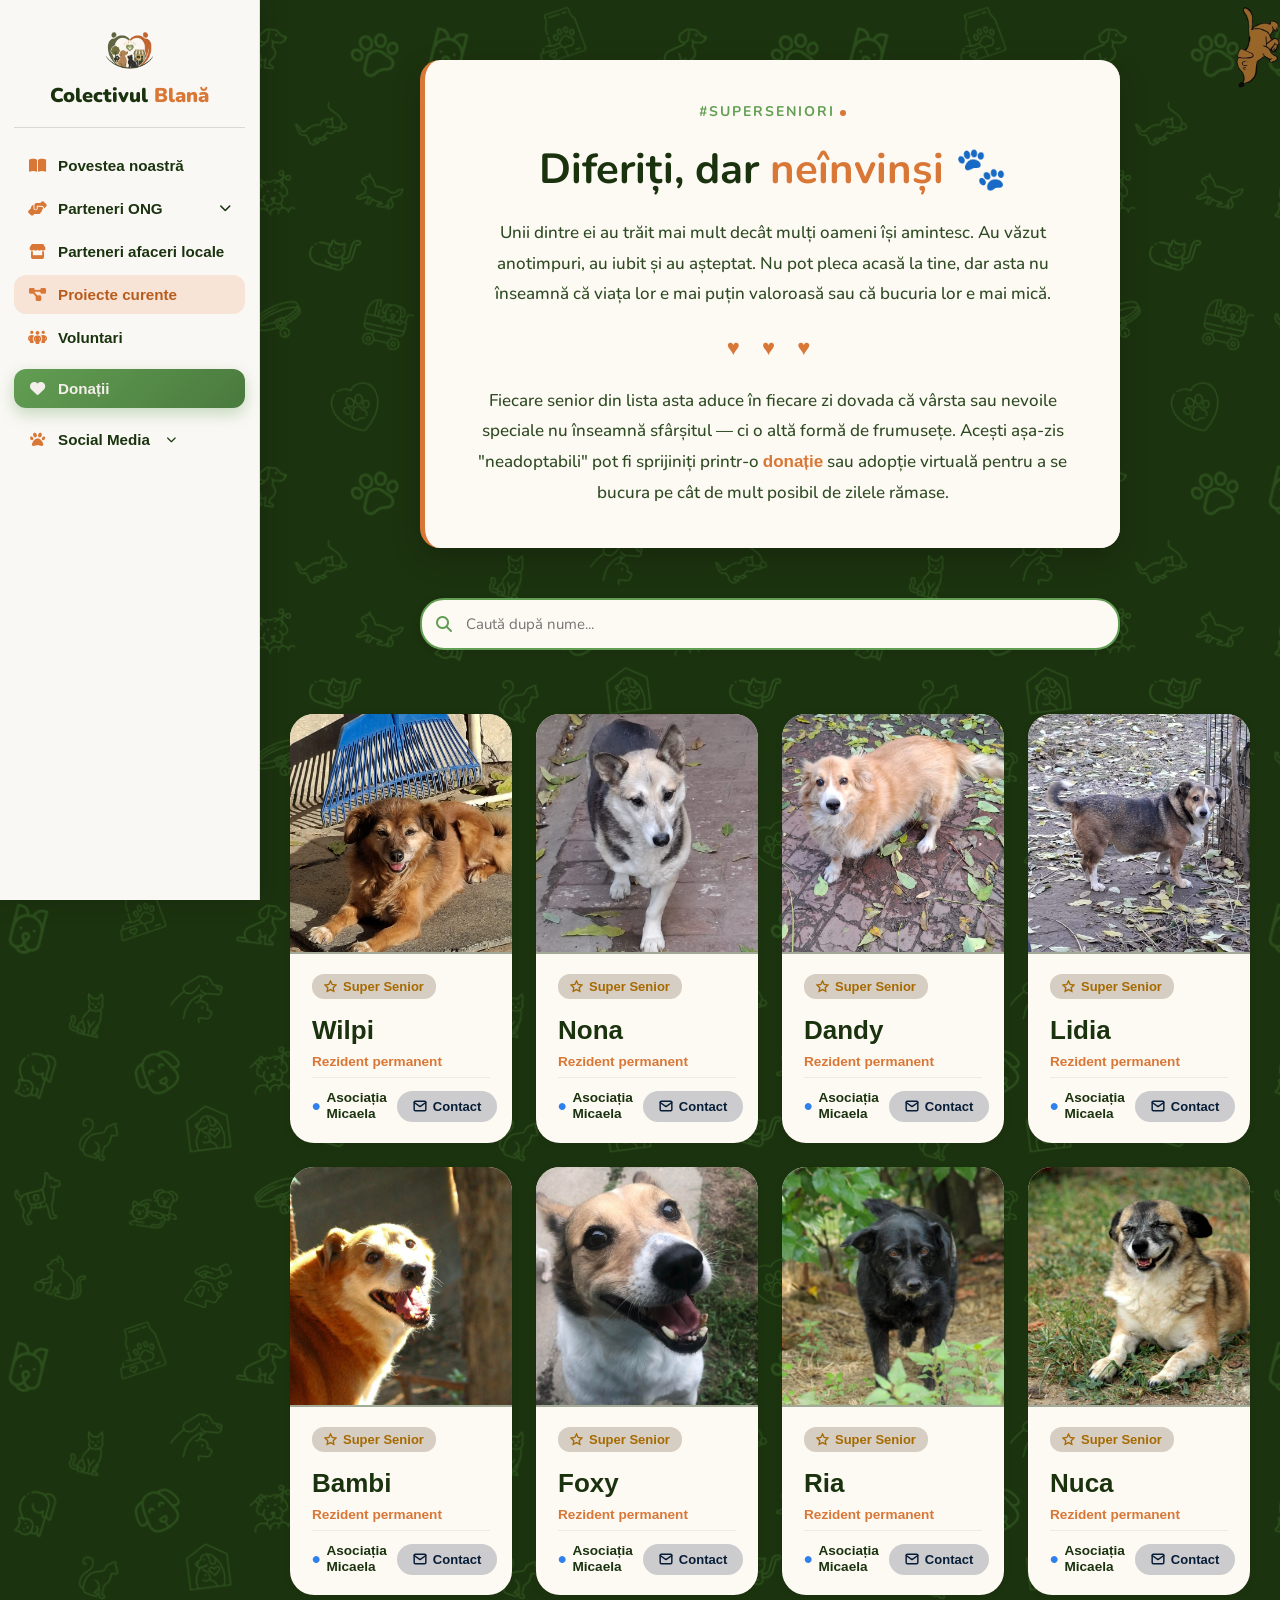
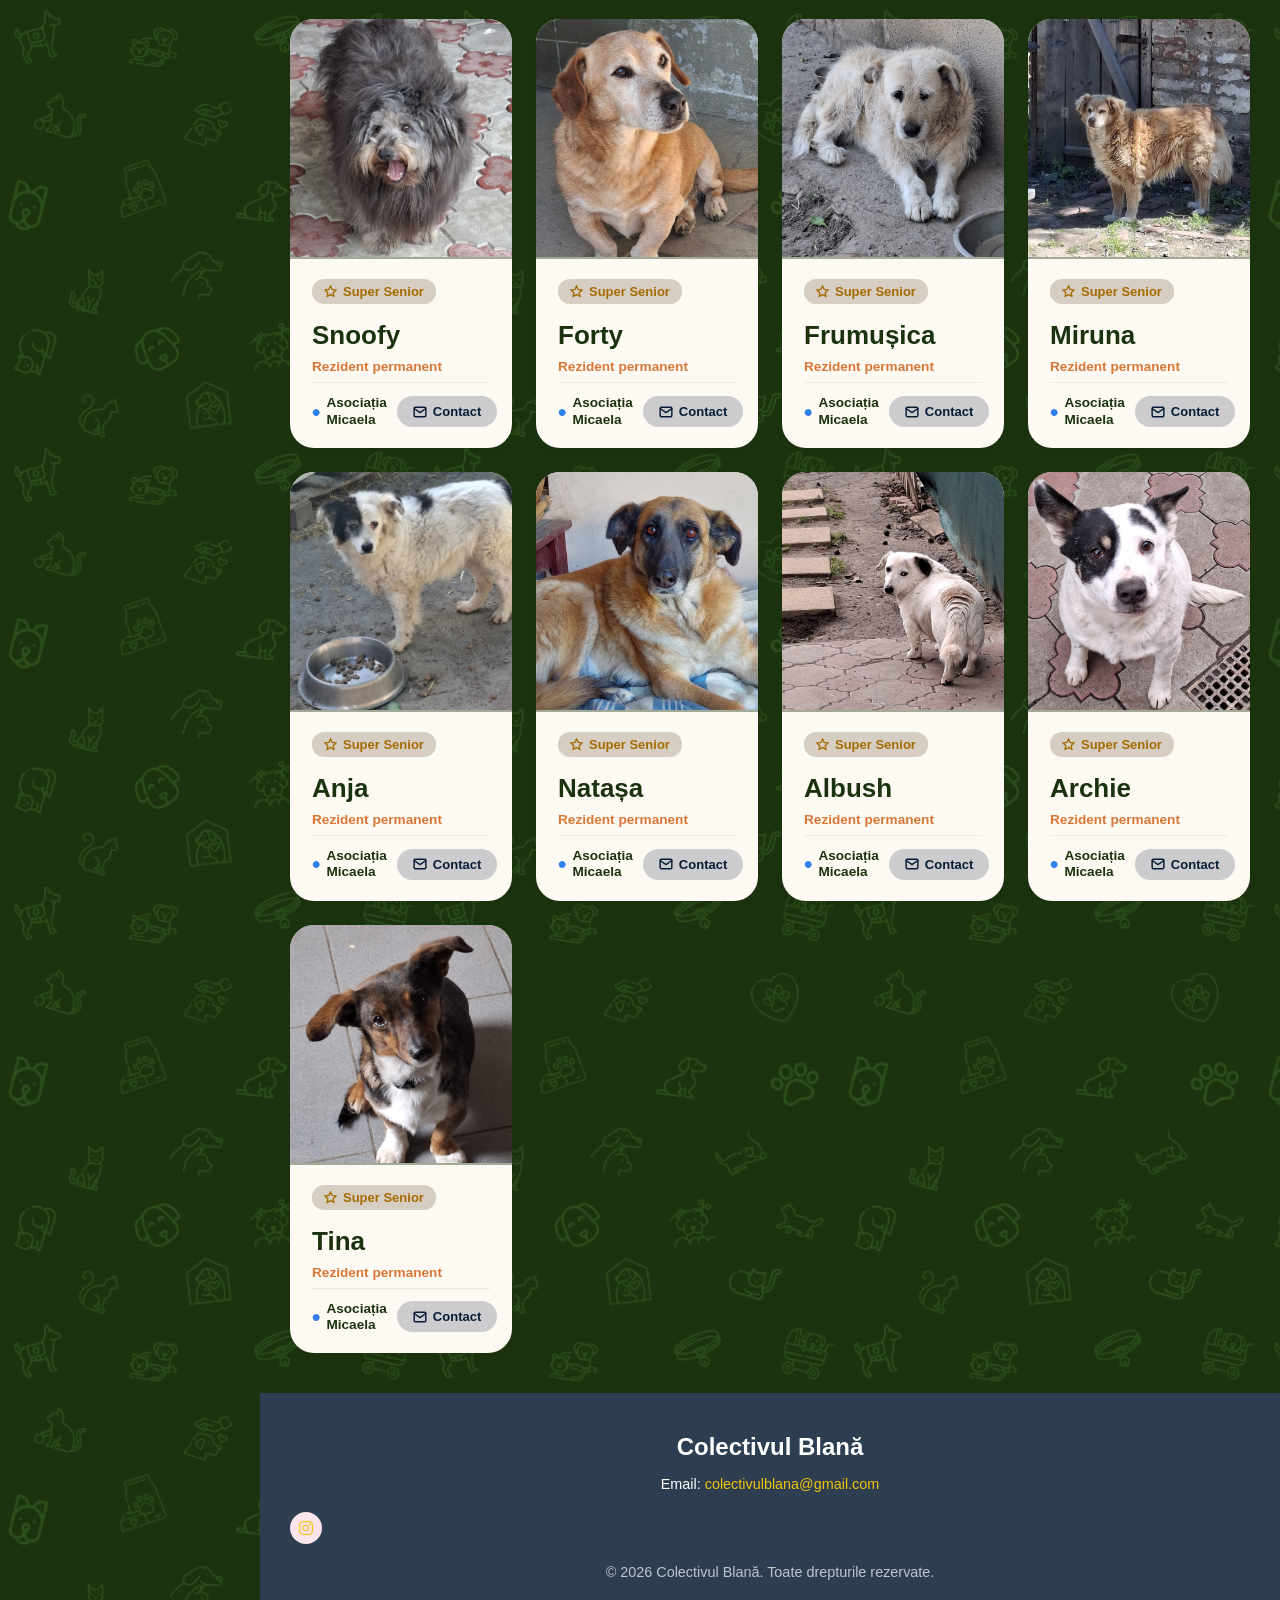
<file: super-seniori.html>
<!DOCTYPE html>
<html lang="ro">
<head>
    <meta charset="UTF-8">
    <meta name="viewport" content="width=device-width, initial-scale=1.0">
    <title>SuperSeniori - Colectivul Blană</title>
    <link rel="icon" type="image/png" href="Imagini/logocolectiv.png">
    <link rel="stylesheet" href="style.css">
    <link rel="stylesheet" href="https://cdnjs.cloudflare.com/ajax/libs/font-awesome/6.5.1/css/all.min.css">
    <link href="https://fonts.googleapis.com/css2?family=Nunito:wght@400;500;600;700;800&display=swap" rel="stylesheet">
    <meta property="og:image" content="https://colectivulblana.ro/Imagini/logocolectiv.png">
    <meta property="og:title" content="SuperSeniori - Colectivul Blană">
    <meta property="og:description" content="Câinii noștri seniori care nu pot fi adoptați, dar aduc bucurie în fiecare zi.">
    <meta property="og:url" content="https://colectivulblana.ro/superseniori.html">
    <meta property="og:type" content="website">
    <link rel="stylesheet" href="https://cdnjs.cloudflare.com/ajax/libs/font-awesome/6.5.1/css/all.min.css">
    
</head>
<body>

<div id="content-wrap">

    <div id="dachshund-scroll-wrapper">
        <img src="Imagini/dachshund_rear.png" id="dachshund-rear" alt="Rear">
        <div id="dachshund-body">
            <img src="Imagini/dachshund_head.png" id="dachshund-head" alt="Head">
        </div>
    </div>

<div class="sidebar-backdrop" id="sidebarBackdrop"></div>

<header class="navbar" id="sidebar">
    <button class="hamburger" id="hamburger" aria-label="Meniu" aria-expanded="false">
        <span></span>
        <span></span>
        <span></span>
    </button>

    <a href="index.html" class="sidebar-brand">
        <img src="Imagini/logocolectiv.png" alt="Logo Colectiv" class="logo-img">
        <span class="logo-text">Colectivul <span class="accent">Blană</span></span>
    </a>

    <ul class="nav-links">
        <li><a href="index.html#povestea-noastra"><i class="fas fa-book-open nav-ico"></i> Povestea noastră</a></li>
        <li class="dropdown">
            <a href="parteneri-ong.html" class="dropdown-toggle"><i class="fas fa-handshake-angle nav-ico"></i> Parteneri ONG <i class="fas fa-chevron-down arrow"></i></a>
            <ul class="dropdown-menu">
                <li><a href="parteneri-ong.html">Listă Parteneri ONG</a></li>
                <li><a href="adoptii.html">Adopții</a></li>
                <li><a href="super-seniori.html">#SuperSeniori</a></li>
            </ul>
        </li>
        <li><a href="parteneri-afaceri.html"><i class="fas fa-store nav-ico"></i> Parteneri afaceri locale</a></li>
        <li><a href="proiecte.html" class="active"><i class="fas fa-diagram-project nav-ico"></i> Proiecte curente</a></li>
        <li><a href="voluntari.html"><i class="fas fa-people-group nav-ico"></i> Voluntari</a></li>
        <li><a href="donatii.html" class="btn-donatie"><i class="fas fa-heart nav-ico"></i> Donații</a></li>
        <li class="dropdown">
            <a href="#" class="dropdown-toggle social-toggle">
                <i class="fas fa-paw nav-ico"></i> Social Media <i class="fas fa-chevron-down arrow"></i>
            </a>
            <ul class="dropdown-menu">
                <li><a href="https://www.facebook.com/profile.php?id=61593568241003" target="_blank" rel="noopener noreferrer"><i class="fab fa-facebook-f"></i> Facebook</a></li>
                <li><a href="https://www.tiktok.com/@colectivulblana" target="_blank" rel="noopener noreferrer"><i class="fab fa-tiktok"></i> TikTok</a></li>
                <li><a href="https://www.instagram.com/colectivulblana/" target="_blank" rel="noopener noreferrer"><i class="fab fa-instagram"></i> Instagram</a></li>
            </ul>
        </li>
    </ul>
</header>

    <main>

        <div class="seniori-intro">
            <span class="subtitle">#SuperSeniori</span>
            <h1>Diferiți, dar <span>neînvinși</span> 🐾</h1>
            <p>
                Unii dintre ei au trăit mai mult decât mulți oameni își amintesc.
                Au văzut anotimpuri, au iubit și au așteptat.
                Nu pot pleca acasă la tine, dar asta nu înseamnă că viața lor
                e mai puțin valoroasă sau că bucuria lor e mai mică.
            </p>
            <div class="heart-divider">♥ ♥ ♥</div>
            <p>
                Fiecare senior din lista asta aduce în fiecare zi dovada că vârsta sau nevoile speciale
                nu înseamnă sfârșitul — ci o altă formă de frumusețe.
                Acești așa-zis "neadoptabili" pot fi sprijiniți printr-o <a href="donatii.html">donație</a> sau adopție virtuală pentru a se bucura pe cât de mult posibil de zilele rămase.
            </p>
        </div>
<div class="partner-search-wrapper">
  <i class="fas fa-search partner-search-icon"></i>
  <input type="text" id="seniorSearch" placeholder="Caută după nume..." class="partner-search-input">
</div>
<div class="container-carduri">

            <div class="card">
                <div class="card-image-wrapper">
                    <img src="Seniori/Wilpi.jpeg" alt="Wilpi">
                    <div class="tags">
                        <span>9 ani</span>
                    </div>
                </div>
                <div class="card-content">
                    <div class="badge-super-senior">
                        <svg viewBox="0 0 24 24"><polygon points="12,2 15.09,8.26 22,9.27 17,14.14 18.18,21.02 12,17.77 5.82,21.02 7,14.14 2,9.27 8.91,8.26"></polygon></svg>
                        Super Senior
                    </div>
                    <h2>Wilpi</h2>
                    <span class="status">Rezident permanent</span>
                    <div class="footer-info">
                        <span class="asociatie-text">Asociația Micaela</span>
                        <button class="btn-contact-card" onclick="openModal(this)" data-nume="Asociația Micaela" data-telefon="07xx xxx xxx" data-email="contact@asociatiamicaela.ro" data-adresa="Adresa Asociației">
                            <svg viewBox="0 0 24 24"><path d="M4 4h16c1.1 0 2 .9 2 2v12c0 1.1-.9 2-2 2H4c-1.1 0-2-.9-2-2V6c0-1.1.9-2 2-2z"></path><polyline points="22,6 12,13 2,6"></polyline></svg>
                            Contact
                        </button>
                    </div>
                </div>
            </div>

            <div class="card">
                <div class="card-image-wrapper">
                    <img src="Seniori/Nona.jpeg" alt="Nona">
                    <div class="tags">
                        <span>9 ani</span>
                    </div>
                </div>
                <div class="card-content">
                    <div class="badge-super-senior">
                        <svg viewBox="0 0 24 24"><polygon points="12,2 15.09,8.26 22,9.27 17,14.14 18.18,21.02 12,17.77 5.82,21.02 7,14.14 2,9.27 8.91,8.26"></polygon></svg>
                        Super Senior
                    </div>
                    <h2>Nona</h2>
                    <span class="status">Rezident permanent</span>
                    <div class="footer-info">
                        <span class="asociatie-text">Asociația Micaela</span>
                        <button class="btn-contact-card" onclick="openModal(this)" data-nume="Asociația Micaela" data-telefon="07xx xxx xxx" data-email="contact@asociatiamicaela.ro" data-adresa="Adresa Asociației">
                            <svg viewBox="0 0 24 24"><path d="M4 4h16c1.1 0 2 .9 2 2v12c0 1.1-.9 2-2 2H4c-1.1 0-2-.9-2-2V6c0-1.1.9-2 2-2z"></path><polyline points="22,6 12,13 2,6"></polyline></svg>
                            Contact
                        </button>
                    </div>
                </div>
            </div>

            <div class="card">
                <div class="card-image-wrapper">
                    <img src="Seniori/Dandy.jpeg" alt="Dandy">
                    <div class="tags">
                        <span>14 ani</span>
                    </div>
                </div>
                <div class="card-content">
                    <div class="badge-super-senior">
                        <svg viewBox="0 0 24 24"><polygon points="12,2 15.09,8.26 22,9.27 17,14.14 18.18,21.02 12,17.77 5.82,21.02 7,14.14 2,9.27 8.91,8.26"></polygon></svg>
                        Super Senior
                    </div>
                    <h2>Dandy</h2>
                    <span class="status">Rezident permanent</span>
                    <div class="footer-info">
                        <span class="asociatie-text">Asociația Micaela</span>
                        <button class="btn-contact-card" onclick="openModal(this)" data-nume="Asociația Micaela" data-telefon="07xx xxx xxx" data-email="contact@asociatiamicaela.ro" data-adresa="Adresa Asociației">
                            <svg viewBox="0 0 24 24"><path d="M4 4h16c1.1 0 2 .9 2 2v12c0 1.1-.9 2-2 2H4c-1.1 0-2-.9-2-2V6c0-1.1.9-2 2-2z"></path><polyline points="22,6 12,13 2,6"></polyline></svg>
                            Contact
                        </button>
                    </div>
                </div>
            </div>
          
            <div class="card">
                <div class="card-image-wrapper">
                    <img src="Seniori/Lidia.jpeg" alt="Lidia">
                    <div class="tags">
                        <span>10 ani</span>
                    </div>
                </div>
                <div class="card-content">
                    <div class="badge-super-senior">
                        <svg viewBox="0 0 24 24"><polygon points="12,2 15.09,8.26 22,9.27 17,14.14 18.18,21.02 12,17.77 5.82,21.02 7,14.14 2,9.27 8.91,8.26"></polygon></svg>
                        Super Senior
                    </div>
                    <h2>Lidia</h2>
                    <span class="status">Rezident permanent</span>
                    <div class="footer-info">
                        <span class="asociatie-text">Asociația Micaela</span>
                        <button class="btn-contact-card" onclick="openModal(this)" data-nume="Asociația Micaela" data-telefon="07xx xxx xxx" data-email="contact@asociatiamicaela.ro" data-adresa="Adresa Asociației">
                            <svg viewBox="0 0 24 24"><path d="M4 4h16c1.1 0 2 .9 2 2v12c0 1.1-.9 2-2 2H4c-1.1 0-2-.9-2-2V6c0-1.1.9-2 2-2z"></path><polyline points="22,6 12,13 2,6"></polyline></svg>
                            Contact
                        </button>
                    </div>
                </div>
            </div>

            <div class="card">
                <div class="card-image-wrapper">
                    <img src="Seniori/Bambi.jpeg" alt="Bambi">
                    <div class="tags">
                        <span>14 ani</span>
                    </div>
                </div>
                <div class="card-content">
                    <div class="badge-super-senior">
                        <svg viewBox="0 0 24 24"><polygon points="12,2 15.09,8.26 22,9.27 17,14.14 18.18,21.02 12,17.77 5.82,21.02 7,14.14 2,9.27 8.91,8.26"></polygon></svg>
                        Super Senior
                    </div>
                    <h2>Bambi</h2>
                    <span class="status">Rezident permanent</span>
                    <div class="footer-info">
                        <span class="asociatie-text">Asociația Micaela</span>
                        <button class="btn-contact-card" onclick="openModal(this)" data-nume="Asociația Micaela" data-telefon="07xx xxx xxx" data-email="contact@asociatiamicaela.ro" data-adresa="Adresa Asociației">
                            <svg viewBox="0 0 24 24"><path d="M4 4h16c1.1 0 2 .9 2 2v12c0 1.1-.9 2-2 2H4c-1.1 0-2-.9-2-2V6c0-1.1.9-2 2-2z"></path><polyline points="22,6 12,13 2,6"></polyline></svg>
                            Contact
                        </button>
                    </div>
                </div>
            </div>
   
            <div class="card">
                <div class="card-image-wrapper">
                    <img src="Seniori/Foxy.jpeg" alt="Foxy">
                    <div class="tags">
                        <span>14 ani</span>
                    </div>
                </div>
                <div class="card-content">
                    <div class="badge-super-senior">
                        <svg viewBox="0 0 24 24"><polygon points="12,2 15.09,8.26 22,9.27 17,14.14 18.18,21.02 12,17.77 5.82,21.02 7,14.14 2,9.27 8.91,8.26"></polygon></svg>
                        Super Senior
                    </div>
                    <h2>Foxy</h2>
                    <span class="status">Rezident permanent</span>
                    <div class="footer-info">
                        <span class="asociatie-text">Asociația Micaela</span>
                        <button class="btn-contact-card" onclick="openModal(this)" data-nume="Asociația Micaela" data-telefon="07xx xxx xxx" data-email="contact@asociatiamicaela.ro" data-adresa="Adresa Asociației">
                            <svg viewBox="0 0 24 24"><path d="M4 4h16c1.1 0 2 .9 2 2v12c0 1.1-.9 2-2 2H4c-1.1 0-2-.9-2-2V6c0-1.1.9-2 2-2z"></path><polyline points="22,6 12,13 2,6"></polyline></svg>
                            Contact
                        </button>
                    </div>
                </div>
            </div>

            <div class="card">
                <div class="card-image-wrapper">
                    <img src="Seniori/Ria.jpeg" alt="Ria">
                    <div class="tags">
                        <span>9 ani</span>
                    </div>
                </div>
                <div class="card-content">
                    <div class="badge-super-senior">
                        <svg viewBox="0 0 24 24"><polygon points="12,2 15.09,8.26 22,9.27 17,14.14 18.18,21.02 12,17.77 5.82,21.02 7,14.14 2,9.27 8.91,8.26"></polygon></svg>
                        Super Senior
                    </div>
                    <h2>Ria</h2>
                    <span class="status">Rezident permanent</span>
                    <div class="footer-info">
                        <span class="asociatie-text">Asociația Micaela</span>
                        <button class="btn-contact-card" onclick="openModal(this)" data-nume="Asociația Micaela" data-telefon="07xx xxx xxx" data-email="contact@asociatiamicaela.ro" data-adresa="Adresa Asociației">
                            <svg viewBox="0 0 24 24"><path d="M4 4h16c1.1 0 2 .9 2 2v12c0 1.1-.9 2-2 2H4c-1.1 0-2-.9-2-2V6c0-1.1.9-2 2-2z"></path><polyline points="22,6 12,13 2,6"></polyline></svg>
                            Contact
                        </button>
                    </div>
                </div>
            </div>

            <div class="card">
                <div class="card-image-wrapper">
                    <img src="Seniori/Nuca.jpeg" alt="Nuca">
                    <div class="tags">
                        <span>10 ani</span>
                    </div>
                </div>
                <div class="card-content">
                    <div class="badge-super-senior">
                        <svg viewBox="0 0 24 24"><polygon points="12,2 15.09,8.26 22,9.27 17,14.14 18.18,21.02 12,17.77 5.82,21.02 7,14.14 2,9.27 8.91,8.26"></polygon></svg>
                        Super Senior
                    </div>
                    <h2>Nuca</h2>
                    <span class="status">Rezident permanent</span>
                    <div class="footer-info">
                        <span class="asociatie-text">Asociația Micaela</span>
                        <button class="btn-contact-card" onclick="openModal(this)" data-nume="Asociația Micaela" data-telefon="07xx xxx xxx" data-email="contact@asociatiamicaela.ro" data-adresa="Adresa Asociației">
                            <svg viewBox="0 0 24 24"><path d="M4 4h16c1.1 0 2 .9 2 2v12c0 1.1-.9 2-2 2H4c-1.1 0-2-.9-2-2V6c0-1.1.9-2 2-2z"></path><polyline points="22,6 12,13 2,6"></polyline></svg>
                            Contact
                        </button>
                    </div>
                </div>
            </div>

            <div class="card">
                <div class="card-image-wrapper">
                    <img src="Seniori/Snoofy.jpeg" alt="Snoofy">
                    <div class="tags">
                        <span>10 ani</span>
                    </div>
                </div>
                <div class="card-content">
                    <div class="badge-super-senior">
                        <svg viewBox="0 0 24 24"><polygon points="12,2 15.09,8.26 22,9.27 17,14.14 18.18,21.02 12,17.77 5.82,21.02 7,14.14 2,9.27 8.91,8.26"></polygon></svg>
                        Super Senior
                    </div>
                    <h2>Snoofy</h2>
                    <span class="status">Rezident permanent</span>
                    <div class="footer-info">
                        <span class="asociatie-text">Asociația Micaela</span>
                        <button class="btn-contact-card" onclick="openModal(this)" data-nume="Asociația Micaela" data-telefon="07xx xxx xxx" data-email="contact@asociatiamicaela.ro" data-adresa="Adresa Asociației">
                            <svg viewBox="0 0 24 24"><path d="M4 4h16c1.1 0 2 .9 2 2v12c0 1.1-.9 2-2 2H4c-1.1 0-2-.9-2-2V6c0-1.1.9-2 2-2z"></path><polyline points="22,6 12,13 2,6"></polyline></svg>
                            Contact
                        </button>
                    </div>
                </div>
            </div>

            <div class="card">
                <div class="card-image-wrapper">
                    <img src="Seniori/Forty.jpeg" alt="Forty">
                    <div class="tags">
                        <span>14 ani</span>
                    </div>
                </div>
                <div class="card-content">
                    <div class="badge-super-senior">
                        <svg viewBox="0 0 24 24"><polygon points="12,2 15.09,8.26 22,9.27 17,14.14 18.18,21.02 12,17.77 5.82,21.02 7,14.14 2,9.27 8.91,8.26"></polygon></svg>
                        Super Senior
                    </div>
                    <h2>Forty</h2>
                    <span class="status">Rezident permanent</span>
                    <div class="footer-info">
                        <span class="asociatie-text">Asociația Micaela</span>
                        <button class="btn-contact-card" onclick="openModal(this)" data-nume="Asociația Micaela" data-telefon="07xx xxx xxx" data-email="contact@asociatiamicaela.ro" data-adresa="Adresa Asociației">
                            <svg viewBox="0 0 24 24"><path d="M4 4h16c1.1 0 2 .9 2 2v12c0 1.1-.9 2-2 2H4c-1.1 0-2-.9-2-2V6c0-1.1.9-2 2-2z"></path><polyline points="22,6 12,13 2,6"></polyline></svg>
                            Contact
                        </button>
                    </div>
                </div>
            </div>

            <div class="card">
                <div class="card-image-wrapper">
                    <img src="Seniori/Frumusica.jpeg" alt="Frumușica">
                    <div class="tags">
                        <span>15 ani</span>
                    </div>
                </div>
                <div class="card-content">
                    <div class="badge-super-senior">
                        <svg viewBox="0 0 24 24"><polygon points="12,2 15.09,8.26 22,9.27 17,14.14 18.18,21.02 12,17.77 5.82,21.02 7,14.14 2,9.27 8.91,8.26"></polygon></svg>
                        Super Senior
                    </div>
                    <h2>Frumușica</h2>
                    <span class="status">Rezident permanent</span>
                    <div class="footer-info">
                        <span class="asociatie-text">Asociația Micaela</span>
                        <button class="btn-contact-card" onclick="openModal(this)" data-nume="Asociația Micaela" data-telefon="07xx xxx xxx" data-email="contact@asociatiamicaela.ro" data-adresa="Adresa Asociației">
                            <svg viewBox="0 0 24 24"><path d="M4 4h16c1.1 0 2 .9 2 2v12c0 1.1-.9 2-2 2H4c-1.1 0-2-.9-2-2V6c0-1.1.9-2 2-2z"></path><polyline points="22,6 12,13 2,6"></polyline></svg>
                            Contact
                        </button>
                    </div>
                </div>
            </div>

            <div class="card">
                <div class="card-image-wrapper">
                    <img src="Seniori/Miruna.jpeg" alt="Miruna">
                    <div class="tags">
                        <span>12 ani</span>
                    </div>
                </div>
                <div class="card-content">
                    <div class="badge-super-senior">
                        <svg viewBox="0 0 24 24"><polygon points="12,2 15.09,8.26 22,9.27 17,14.14 18.18,21.02 12,17.77 5.82,21.02 7,14.14 2,9.27 8.91,8.26"></polygon></svg>
                        Super Senior
                    </div>
                    <h2>Miruna</h2>
                    <span class="status">Rezident permanent</span>
                    <div class="footer-info">
                        <span class="asociatie-text">Asociația Micaela</span>
                        <button class="btn-contact-card" onclick="openModal(this)" data-nume="Asociația Micaela" data-telefon="07xx xxx xxx" data-email="contact@asociatiamicaela.ro" data-adresa="Adresa Asociației">
                            <svg viewBox="0 0 24 24"><path d="M4 4h16c1.1 0 2 .9 2 2v12c0 1.1-.9 2-2 2H4c-1.1 0-2-.9-2-2V6c0-1.1.9-2 2-2z"></path><polyline points="22,6 12,13 2,6"></polyline></svg>
                            Contact
                        </button>
                    </div>
                </div>
            </div>

            <div class="card">
                <div class="card-image-wrapper">
                    <img src="Seniori/Anja.jpeg" alt="Anja">
                    <div class="tags">
                        <span>14 ani</span>
                    </div>
                </div>
                <div class="card-content">
                    <div class="badge-super-senior">
                        <svg viewBox="0 0 24 24"><polygon points="12,2 15.09,8.26 22,9.27 17,14.14 18.18,21.02 12,17.77 5.82,21.02 7,14.14 2,9.27 8.91,8.26"></polygon></svg>
                        Super Senior
                    </div>
                    <h2>Anja</h2>
                    <span class="status">Rezident permanent</span>
                    <div class="footer-info">
                        <span class="asociatie-text">Asociația Micaela</span>
                        <button class="btn-contact-card" onclick="openModal(this)" data-nume="Asociația Micaela" data-telefon="07xx xxx xxx" data-email="contact@asociatiamicaela.ro" data-adresa="Adresa Asociației">
                            <svg viewBox="0 0 24 24"><path d="M4 4h16c1.1 0 2 .9 2 2v12c0 1.1-.9 2-2 2H4c-1.1 0-2-.9-2-2V6c0-1.1.9-2 2-2z"></path><polyline points="22,6 12,13 2,6"></polyline></svg>
                            Contact
                        </button>
                    </div>
                </div>
            </div>

            <div class="card">
                <div class="card-image-wrapper">
                    <img src="Seniori/Natasa.jpeg" alt="Natașa">
                    <div class="tags">
                        <span>13 ani</span>
                    </div>
                </div>
                <div class="card-content">
                    <div class="badge-super-senior">
                        <svg viewBox="0 0 24 24"><polygon points="12,2 15.09,8.26 22,9.27 17,14.14 18.18,21.02 12,17.77 5.82,21.02 7,14.14 2,9.27 8.91,8.26"></polygon></svg>
                        Super Senior
                    </div>
                    <h2>Natașa</h2>
                    <span class="status">Rezident permanent</span>
                    <div class="footer-info">
                        <span class="asociatie-text">Asociația Micaela</span>
                        <button class="btn-contact-card" onclick="openModal(this)" data-nume="Asociația Micaela" data-telefon="07xx xxx xxx" data-email="contact@asociatiamicaela.ro" data-adresa="Adresa Asociației">
                            <svg viewBox="0 0 24 24"><path d="M4 4h16c1.1 0 2 .9 2 2v12c0 1.1-.9 2-2 2H4c-1.1 0-2-.9-2-2V6c0-1.1.9-2 2-2z"></path><polyline points="22,6 12,13 2,6"></polyline></svg>
                            Contact
                        </button>
                    </div>
                </div>
            </div>
       
            <div class="card">
                <div class="card-image-wrapper">
                    <img src="Seniori/Albush.jpeg" alt="Albush">
                    <div class="tags">
                        <span>10 ani</span>
                    </div>
                </div>
                <div class="card-content">
                    <div class="badge-super-senior">
                        <svg viewBox="0 0 24 24"><polygon points="12,2 15.09,8.26 22,9.27 17,14.14 18.18,21.02 12,17.77 5.82,21.02 7,14.14 2,9.27 8.91,8.26"></polygon></svg>
                        Super Senior
                    </div>
                    <h2>Albush</h2>
                    <span class="status">Rezident permanent</span>
                    <div class="footer-info">
                        <span class="asociatie-text">Asociația Micaela</span>
                        <button class="btn-contact-card" onclick="openModal(this)" data-nume="Asociația Micaela" data-telefon="07xx xxx xxx" data-email="contact@asociatiamicaela.ro" data-adresa="Adresa Asociației">
                            <svg viewBox="0 0 24 24"><path d="M4 4h16c1.1 0 2 .9 2 2v12c0 1.1-.9 2-2 2H4c-1.1 0-2-.9-2-2V6c0-1.1.9-2 2-2z"></path><polyline points="22,6 12,13 2,6"></polyline></svg>
                            Contact
                        </button>
                    </div>
                </div>
            </div>

            <div class="card">
                <div class="card-image-wrapper">
                    <img src="Seniori/Archie.jpeg" alt="Archie">
                    <div class="tags">
                        <span>7 ani</span>
                    </div>
                </div>
                <div class="card-content">
                    <div class="badge-super-senior">
                        <svg viewBox="0 0 24 24"><polygon points="12,2 15.09,8.26 22,9.27 17,14.14 18.18,21.02 12,17.77 5.82,21.02 7,14.14 2,9.27 8.91,8.26"></polygon></svg>
                        Super Senior
                    </div>
                    <h2>Archie</h2>
                    <span class="status">Rezident permanent</span>
                    <div class="footer-info">
                        <span class="asociatie-text">Asociația Micaela</span>
                        <button class="btn-contact-card" onclick="openModal(this)" data-nume="Asociația Micaela" data-telefon="07xx xxx xxx" data-email="contact@asociatiamicaela.ro" data-adresa="Adresa Asociației">
                            <svg viewBox="0 0 24 24"><path d="M4 4h16c1.1 0 2 .9 2 2v12c0 1.1-.9 2-2 2H4c-1.1 0-2-.9-2-2V6c0-1.1.9-2 2-2z"></path><polyline points="22,6 12,13 2,6"></polyline></svg>
                            Contact
                        </button>
                    </div>
                </div>
            </div>

            <div class="card">
                <div class="card-image-wrapper">
                    <img src="Seniori/Tina.jpeg" alt="Tina">
                    <div class="tags">
                        <span>7 ani</span>
                    </div>
                </div>
                <div class="card-content">
                    <div class="badge-super-senior">
                        <svg viewBox="0 0 24 24"><polygon points="12,2 15.09,8.26 22,9.27 17,14.14 18.18,21.02 12,17.77 5.82,21.02 7,14.14 2,9.27 8.91,8.26"></polygon></svg>
                        Super Senior
                    </div>
                    <h2>Tina</h2>
                    <span class="status">Rezident permanent</span>
                    <div class="footer-info">
                        <span class="asociatie-text">Asociația Micaela</span>
                        <button class="btn-contact-card" onclick="openModal(this)" data-nume="Asociația Micaela" data-telefon="07xx xxx xxx" data-email="contact@asociatiamicaela.ro" data-adresa="Adresa Asociației">
                            <svg viewBox="0 0 24 24"><path d="M4 4h16c1.1 0 2 .9 2 2v12c0 1.1-.9 2-2 2H4c-1.1 0-2-.9-2-2V6c0-1.1.9-2 2-2z"></path><polyline points="22,6 12,13 2,6"></polyline></svg>
                            Contact
                        </button>
                    </div>
                </div>
            </div>

        </div>
    </main>

</div>

<div id="contactModal" class="modal">
    <div class="modal-content">
        <span class="close-modal" onclick="closeModal()">&times;</span>
        <h2 id="modal-nume">Nume Asociație</h2>
        <p><strong>Telefon:</strong> <span id="modal-telefon">-</span></p>
        <p><strong>Email:</strong> <span id="modal-email">-</span></p>
        <p><strong>Adresă:</strong> <span id="modal-adresa">-</span></p>
        
        <!-- AICI adaugi noua zonă pentru linkuri -->
        <div id="modal-socials" class="modal-socials"></div>
    </div>
</div>

<footer>
    <div class="footer-content">
        <h3>Colectivul Blană</h3>
        <p>Email: <a href="mailto:colectivulblana@gmail.com">colectivulblana@gmail.com</a></p>
        <div class="footer-social">
            <a href="https://www.instagram.com/colectivulblana/" target="_blank" rel="noopener noreferrer" class="social-link insta-icon">
                <i class="fab fa-instagram"></i>
            </a>
        </div>
        <p class="copyright">&copy; 2026 Colectivul Blană. Toate drepturile rezervate.</p>
    </div>
</footer>

<script>
// Datele de contact ale asociației (le modifici doar aici, o singură dată!)
// Datele de contact fixe ale asociației (actualizate conform imaginii tale)
// Datele de contact și linkurile asociației
// Datele de contact fixe ale asociației
// Datele de contact fixe ale asociației
const dateContactAsociatie = {
    telefon: "-",
    email: "asociatiamicaelatm@yahoo.com",
    adresa: "Timișoara, România",
    linkuri: {
        facebook: "https://www.facebook.com/mmpr.eu/?locale=ro_RO",
        instagram: "https://www.instagram.com/asociatiamicaelatm/",
        website: "https://asociatiamicaela.de/"
    }
};

// Ascultăm click-urile pe containerul de carduri
const containerCarduri = document.querySelector('.container-carduri');

if (containerCarduri) {
    containerCarduri.addEventListener('click', function(e) {
        const butonContact = e.target.closest('.btn-contact-card');
        
        if (butonContact) {
            e.preventDefault();
            
            const card = butonContact.closest('.card');
            const numeAsociatie = card.querySelector('.asociatie-text').innerText;

            // Populăm datele text
            document.getElementById("modal-nume").innerText = numeAsociatie;
            document.getElementById("modal-telefon").innerText = dateContactAsociatie.telefon;
            document.getElementById("modal-email").innerText = dateContactAsociatie.email;
            document.getElementById("modal-adresa").innerText = dateContactAsociatie.adresa;
            
            // Generăm butoanele folosind clasele Font Awesome (fa-brands, fa-globe)
            const zonaSocials = document.getElementById("modal-socials");
            zonaSocials.innerHTML = `
                <a href="${dateContactAsociatie.linkuri.facebook}" target="_blank" class="btn-social fb" title="Facebook">
                    <i class="fa-brands fa-facebook-f"></i>
                </a>
                <a href="${dateContactAsociatie.linkuri.instagram}" target="_blank" class="btn-social ins" title="Instagram">
                    <i class="fa-brands fa-instagram"></i>
                </a>
                <a href="${dateContactAsociatie.linkuri.website}" target="_blank" class="btn-social web" title="Website">
                    <i class="fa-solid fa-globe"></i>
                </a>
            `;
            
            document.getElementById("contactModal").style.display = "block";
        }
    });
}

function closeModal() { 
    document.getElementById("contactModal").style.display = "none";
}

window.onclick = function(event) {
    if (event.target == document.getElementById("contactModal")) {
        closeModal();
    }
}

window.addEventListener('scroll', function() {
    let winScroll = document.body.scrollTop || document.documentElement.scrollTop;
    let height = document.documentElement.scrollHeight - document.documentElement.clientHeight;
    let scrolled = height > 0 ? (winScroll / height) * 100 : 0;
    document.getElementById("dachshund-body").style.height = scrolled + "%";
});


const hamburger = document.getElementById('hamburger');
const navLinks = document.querySelector('.nav-links');
hamburger.addEventListener('click', () => {
    hamburger.classList.toggle('open');
    navLinks.classList.toggle('open');
});
</script>
<script>
function flipFilter(container, cardSelector, matchFn) {
  const cards = container.querySelectorAll(cardSelector);
  const firstRects = new Map();

  cards.forEach(card => {
    firstRects.set(card, card.getBoundingClientRect());
  });

  cards.forEach(card => {
    const matches = matchFn(card);
    card.classList.toggle('search-hidden', !matches);
  });

  requestAnimationFrame(() => {
    cards.forEach(card => {
      if (card.classList.contains('search-hidden')) return;

      const first = firstRects.get(card);
      const last = card.getBoundingClientRect();
      const deltaX = first.left - last.left;
      const deltaY = first.top - last.top;

      if (deltaX || deltaY) {
        card.style.transition = 'none';
        card.style.transform = `translate(${deltaX}px, ${deltaY}px) scale(1)`;
        requestAnimationFrame(() => {
          card.style.transition = 'transform 0.3s ease, opacity 0.3s ease';
          card.style.transform = '';
        });
      }
    });
  });
}

document.getElementById('seniorSearch').addEventListener('input', function(e) {
  const query = e.target.value.toLowerCase().trim();
  const container = document.querySelector('.container-carduri');

  flipFilter(container, '.card', card => {
    const name = card.querySelector('h2').textContent.toLowerCase();
    return name.includes(query);
  });
});
</script>
<script>
(function () {
    var sidebar = document.getElementById('sidebar');
    var hamburger = document.getElementById('hamburger');
    var backdrop = document.getElementById('sidebarBackdrop');

    function setOpen(open) {
        sidebar.classList.toggle('open', open);
        backdrop.classList.toggle('show', open);
        hamburger.setAttribute('aria-expanded', open ? 'true' : 'false');
        document.body.style.overflow = open ? 'hidden' : '';
    }

    hamburger.addEventListener('click', function () { setOpen(!sidebar.classList.contains('open')); });
    backdrop.addEventListener('click', function () { setOpen(false); });

    sidebar.querySelectorAll('.dropdown-toggle').forEach(function (toggle) {
        toggle.addEventListener('click', function (e) {
            e.preventDefault();
            toggle.parentElement.classList.toggle('open');
        });
    });

    sidebar.querySelectorAll('.dropdown-menu a, .nav-links > li:not(.dropdown) > a').forEach(function (a) {
        a.addEventListener('click', function () { setOpen(false); });
    });

    var active = sidebar.querySelector('.dropdown-menu a.active');
    if (active) active.closest('.dropdown').classList.add('open');
})();
</script>
</body>
</html>
</file>
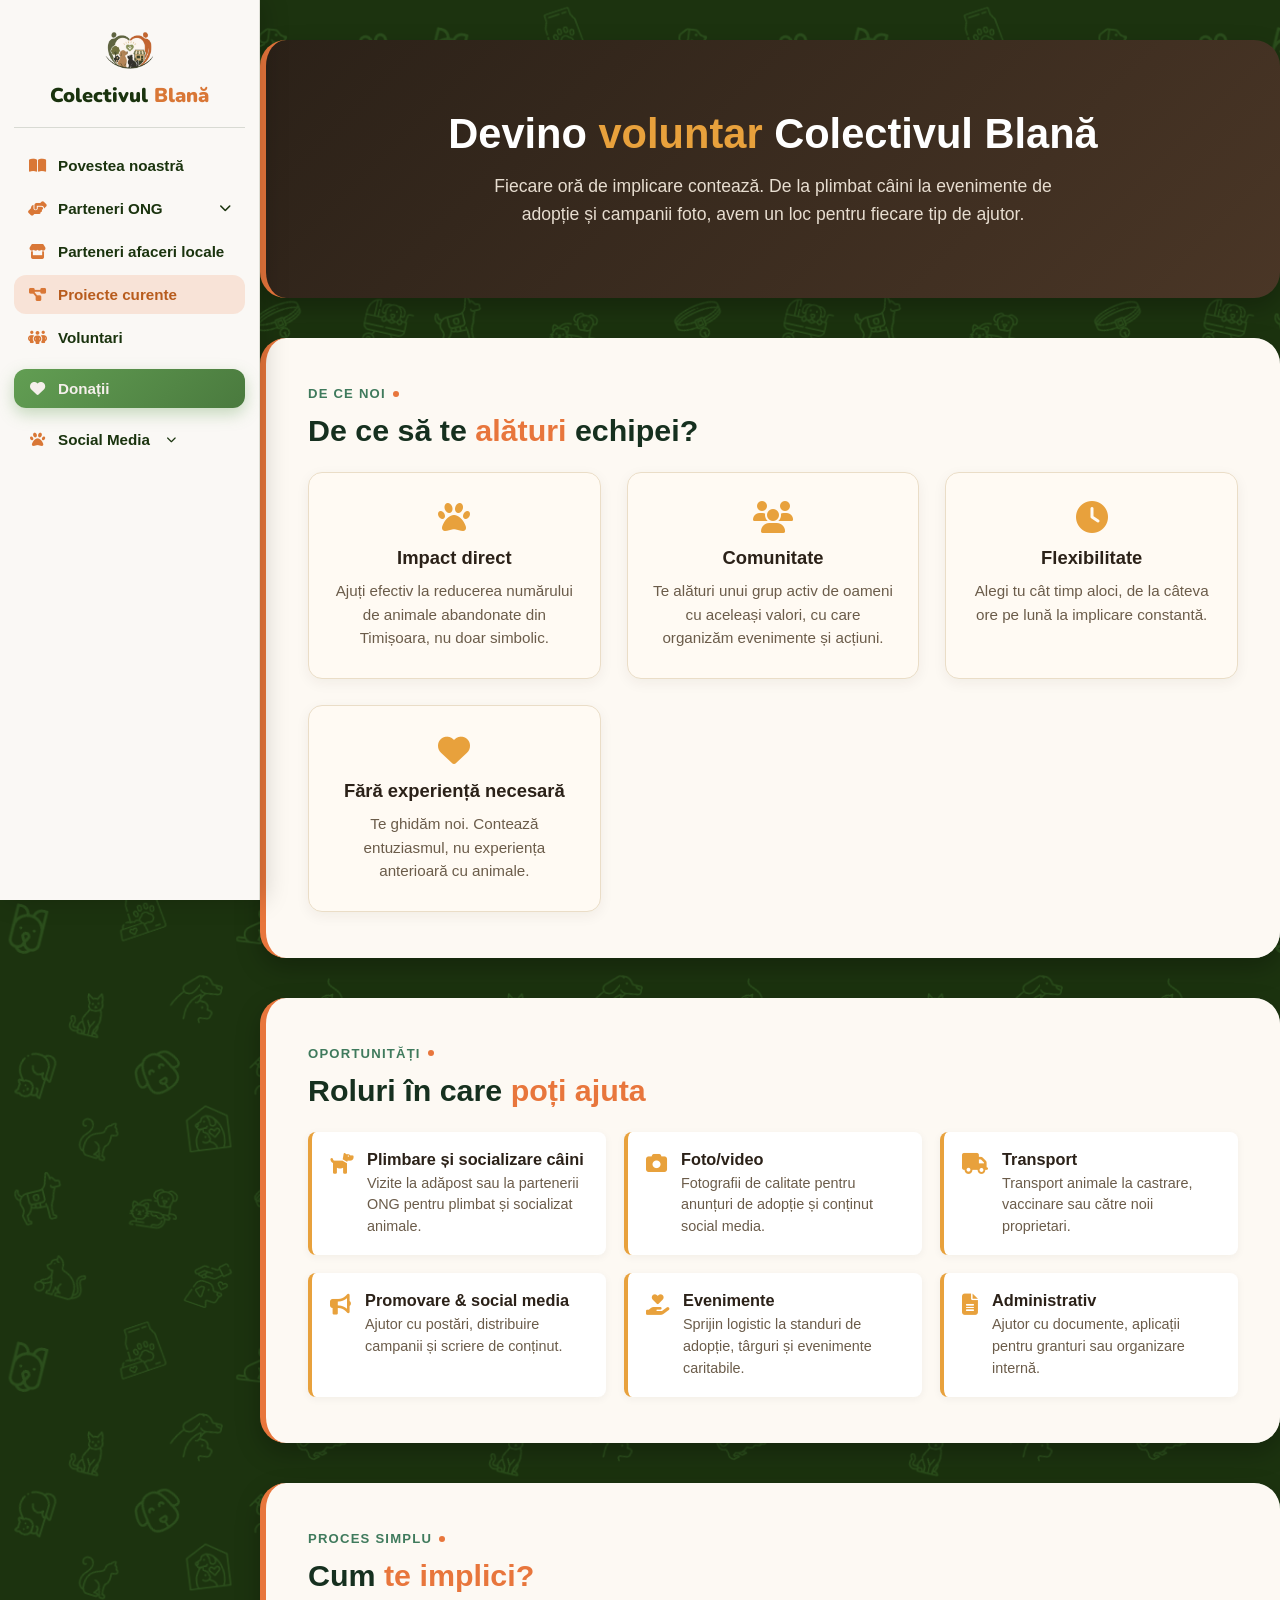
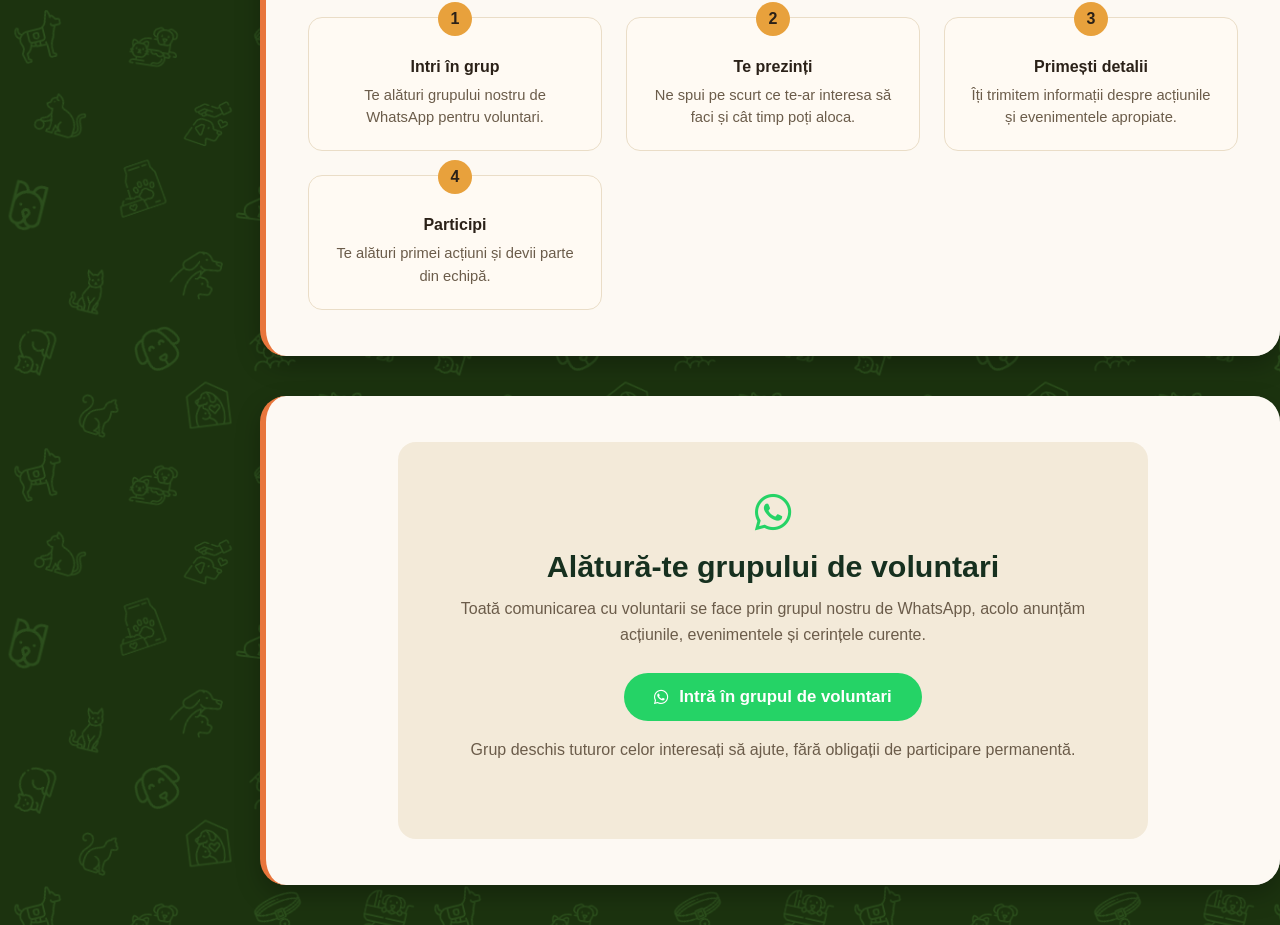
<file: voluntari.html>
<!DOCTYPE html>
<html lang="ro">
<head>
    <meta charset="UTF-8">
    <meta name="viewport" content="width=device-width, initial-scale=1.0">
    <title>Voluntari - Colectivul Blană</title>
    <link rel="icon" type="image/png" href="Imagini/logocolectiv.png">
    <link rel="stylesheet" href="style.css">
    <link rel="stylesheet" href="https://cdnjs.cloudflare.com/ajax/libs/font-awesome/6.5.1/css/all.min.css">
    <link href="https://fonts.googleapis.com/css2?family=Nunito:wght@400;500;600;700;800&display=swap" rel="stylesheet">
    <meta property="og:image" content="https://colectivulblana.ro/Imagini/logocolectiv.png">
    <meta property="og:title" content="Voluntari - Colectivul Blană">
    <meta property="og:description" content="Devino voluntar Colectivul Blană — fiecare oră de implicare contează.">
    <meta property="og:url" content="https://colectivulblana.ro/voluntari.html">
    <meta property="og:type" content="website">

<style>
/* ===== Pagina Voluntari ===== */

.volunteer-hero {
    max-width: 1100px;
    margin: 40px auto;
    background: linear-gradient(135deg, #2b2118 0%, #4a3626 100%);
    color: #fff;
    padding: 70px 40px;
    text-align: center;
    border-radius: 26px;
    border-left: 6px solid #e8763c;
    box-shadow: 0 10px 25px rgba(0, 0, 0, 0.25);
}

.volunteer-hero h1 {
    font-size: 2.6rem;
    margin-bottom: 14px;
}

.volunteer-hero h1 .accent {
    color: #e8a13c;
}

.volunteer-hero p {
    max-width: 620px;
    margin: 0 auto;
    font-size: 1.1rem;
    color: #e7ddd0;
    line-height: 1.6;
}

.volunteer-section {
    max-width: 1100px;
    margin: 40px auto;
    padding: 46px 42px;
    background-color: #FDF9F3;
    background-image:
        linear-gradient(rgba(255, 255, 255, 0.45), rgba(255, 255, 255, 0.75)),
        url("https://www.transparenttextures.com/patterns/cream-paper.png");
    background-blend-mode: color-burn, normal;
    border-radius: 26px;
    border-left: 6px solid #e8763c;
    box-shadow: 0 10px 25px rgba(0, 0, 0, 0.25);
    position: relative;
    overflow: hidden;
}

.kicker {
    display: inline-flex;
    align-items: center;
    gap: 7px;
    color: #3f7a5c;
    font-weight: 700;
    letter-spacing: 1.2px;
    text-transform: uppercase;
    font-size: 0.82rem;
    margin-bottom: 12px;
}

.kicker::after {
    content: '';
    width: 6px;
    height: 6px;
    border-radius: 50%;
    background: #e8763c;
    display: inline-block;
}

.volunteer-section h2 {
    text-align: left;
    font-size: 1.9rem;
    margin-bottom: 24px;
    color: #16301f;
}

.volunteer-section h2 .accent {
    color: #e8763c;
}

.volunteer-grid {
    display: grid;
    grid-template-columns: repeat(auto-fit, minmax(240px, 1fr));
    gap: 26px;
}

.volunteer-card {
    background: #fffaf3;
    border: 1px solid #eaddc7;
    border-radius: 14px;
    padding: 28px 22px;
    text-align: center;
    box-shadow: 0 4px 14px rgba(43, 33, 24, 0.06);
    transition: transform 0.25s ease, box-shadow 0.25s ease;
}

.volunteer-card:hover {
    transform: translateY(-6px);
    box-shadow: 0 10px 24px rgba(43, 33, 24, 0.12);
}

.volunteer-card i {
    font-size: 2rem;
    color: #e8a13c;
    margin-bottom: 14px;
    opacity: 1 !important;
    visibility: visible !important;
}

.volunteer-card h3 {
    font-size: 1.15rem;
    margin-bottom: 10px;
    color: #2b2118;
}

.volunteer-card p {
    font-size: 0.95rem;
    color: #6b5c4a;
    line-height: 1.55;
}

.roles-list {
    display: grid;
    grid-template-columns: repeat(auto-fit, minmax(220px, 1fr));
    gap: 18px;
    margin-top: 10px;
}

.role-item {
    display: flex;
    align-items: flex-start;
    gap: 14px;
    background: #fff;
    border-left: 4px solid #e8a13c;
    border-radius: 8px;
    padding: 18px;
    box-shadow: 0 2px 8px rgba(43, 33, 24, 0.05);
}

.role-item i {
    color: #e8a13c;
    font-size: 1.3rem;
    margin-top: 3px;
    opacity: 1 !important;
    visibility: visible !important;
}

.role-item h4 {
    margin-bottom: 4px;
    color: #2b2118;
    font-size: 1.02rem;
}

.role-item p {
    font-size: 0.9rem;
    color: #6b5c4a;
    line-height: 1.5;
}

.steps {
    counter-reset: step;
    display: grid;
    grid-template-columns: repeat(auto-fit, minmax(220px, 1fr));
    gap: 24px;
}

.step {
    position: relative;
    background: #fffaf3;
    border-radius: 14px;
    padding: 30px 20px 22px;
    text-align: center;
    border: 1px solid #eaddc7;
}

.step::before {
    counter-increment: step;
    content: counter(step);
    position: absolute;
    top: -16px;
    left: 50%;
    transform: translateX(-50%);
    width: 34px;
    height: 34px;
    border-radius: 50%;
    background: #e8a13c;
    color: #2b2118;
    font-weight: 700;
    display: flex;
    align-items: center;
    justify-content: center;
}

.step h4 {
    margin: 10px 0 8px;
    color: #2b2118;
}

.step p {
    font-size: 0.92rem;
    color: #6b5c4a;
    line-height: 1.5;
}

.whatsapp-cta {
    background: #f3ead9;
    border-radius: 18px;
    padding: 50px 30px;
    text-align: center;
    margin: 0 auto;
    max-width: 750px;
}

.whatsapp-cta > i {
    font-size: 2.6rem;
    color: #25D366;
    margin-bottom: 16px;
    opacity: 1 !important;
    visibility: visible !important;
    display: inline-block !important;
}

.btn-whatsapp i {
    opacity: 1 !important;
    visibility: visible !important;
}

.whatsapp-cta h2 {
    margin-bottom: 12px;
    text-align: center;
}

.whatsapp-cta p {
    color: #6b5c4a;
    margin-bottom: 26px;
    font-size: 1rem;
    line-height: 1.6;
}

.btn-whatsapp {
    display: inline-flex;
    align-items: center;
    gap: 10px;
    background: #25D366;
    color: #fff;
    text-decoration: none;
    font-weight: 600;
    padding: 14px 30px;
    border-radius: 40px;
    font-size: 1.05rem;
    transition: background 0.25s ease, transform 0.25s ease;
}

.btn-whatsapp:hover {
    background: #1ebd5a;
    transform: translateY(-2px);
}

.whatsapp-note {
    margin-top: 16px;
    font-size: 0.82rem;
    color: #948367;
    text-align: center;
}

@media (max-width: 600px) {
    .volunteer-hero h1 { font-size: 2rem; }
    .whatsapp-cta { padding: 36px 18px; }
}
</style>
</head>
<body>

<div class="sidebar-backdrop" id="sidebarBackdrop"></div>

<header class="navbar" id="sidebar">
    <button class="hamburger" id="hamburger" aria-label="Meniu" aria-expanded="false">
        <span></span>
        <span></span>
        <span></span>
    </button>

    <a href="index.html" class="sidebar-brand">
        <img src="Imagini/logocolectiv.png" alt="Logo Colectiv" class="logo-img">
        <span class="logo-text">Colectivul <span class="accent">Blană</span></span>
    </a>

    <ul class="nav-links">
        <li><a href="index.html#povestea-noastra"><i class="fas fa-book-open nav-ico"></i> Povestea noastră</a></li>
        <li class="dropdown">
            <a href="parteneri-ong.html" class="dropdown-toggle"><i class="fas fa-handshake-angle nav-ico"></i> Parteneri ONG <i class="fas fa-chevron-down arrow"></i></a>
            <ul class="dropdown-menu">
                <li><a href="parteneri-ong.html">Listă Parteneri ONG</a></li>
                <li><a href="adoptii.html">Adopții</a></li>
                <li><a href="super-seniori.html">#SuperSeniori</a></li>
            </ul>
        </li>
        <li><a href="parteneri-afaceri.html"><i class="fas fa-store nav-ico"></i> Parteneri afaceri locale</a></li>
        <li><a href="proiecte.html" class="active"><i class="fas fa-diagram-project nav-ico"></i> Proiecte curente</a></li>
        <li><a href="voluntari.html"><i class="fas fa-people-group nav-ico"></i> Voluntari</a></li>
        <li><a href="donatii.html" class="btn-donatie"><i class="fas fa-heart nav-ico"></i> Donații</a></li>
        <li class="dropdown">
            <a href="#" class="dropdown-toggle social-toggle">
                <i class="fas fa-paw nav-ico"></i> Social Media <i class="fas fa-chevron-down arrow"></i>
            </a>
            <ul class="dropdown-menu">
                <li><a href="https://www.facebook.com/profile.php?id=61593568241003" target="_blank" rel="noopener noreferrer"><i class="fab fa-facebook-f"></i> Facebook</a></li>
                <li><a href="https://www.tiktok.com/@colectivulblana" target="_blank" rel="noopener noreferrer"><i class="fab fa-tiktok"></i> TikTok</a></li>
                <li><a href="https://www.instagram.com/colectivulblana/" target="_blank" rel="noopener noreferrer"><i class="fab fa-instagram"></i> Instagram</a></li>
            </ul>
        </li>
    </ul>
</header>

<main>

    <section class="volunteer-hero">
        <h1>Devino <span class="accent">voluntar</span> Colectivul Blană</h1>
        <p>Fiecare oră de implicare contează. De la plimbat câini la evenimente de adopție și campanii foto, avem un loc pentru fiecare tip de ajutor.</p>
    </section>

    <section class="volunteer-section">
        <p class="kicker">De ce noi</p>
        <h2>De ce să te <span class="accent">alături</span> echipei?</h2>
        <div class="volunteer-grid">
            <div class="volunteer-card">
                <i class="fas fa-paw"></i>
                <h3>Impact direct</h3>
                <p>Ajuți efectiv la reducerea numărului de animale abandonate din Timișoara, nu doar simbolic.</p>
            </div>
            <div class="volunteer-card">
                <i class="fas fa-users"></i>
                <h3>Comunitate</h3>
                <p>Te alături unui grup activ de oameni cu aceleași valori, cu care organizăm evenimente și acțiuni.</p>
            </div>
            <div class="volunteer-card">
                <i class="fas fa-clock"></i>
                <h3>Flexibilitate</h3>
                <p>Alegi tu cât timp aloci, de la câteva ore pe lună la implicare constantă.</p>
            </div>
            <div class="volunteer-card">
                <i class="fas fa-heart"></i>
                <h3>Fără experiență necesară</h3>
                <p>Te ghidăm noi. Contează entuziasmul, nu experiența anterioară cu animale.</p>
            </div>
        </div>
    </section>

    <section class="volunteer-section">
        <p class="kicker">Oportunități</p>
        <h2>Roluri în care <span class="accent">poți ajuta</span></h2>
        <div class="roles-list">
            <div class="role-item">
                <i class="fas fa-dog"></i>
                <div>
                    <h4>Plimbare și socializare câini</h4>
                    <p>Vizite la adăpost sau la partenerii ONG pentru plimbat și socializat animale.</p>
                </div>
            </div>
            <div class="role-item">
                <i class="fas fa-camera"></i>
                <div>
                    <h4>Foto/video</h4>
                    <p>Fotografii de calitate pentru anunțuri de adopție și conținut social media.</p>
                </div>
            </div>
            <div class="role-item">
                <i class="fas fa-truck"></i>
                <div>
                    <h4>Transport</h4>
                    <p>Transport animale la castrare, vaccinare sau către noii proprietari.</p>
                </div>
            </div>
            <div class="role-item">
                <i class="fas fa-bullhorn"></i>
                <div>
                    <h4>Promovare & social media</h4>
                    <p>Ajutor cu postări, distribuire campanii și scriere de conținut.</p>
                </div>
            </div>
            <div class="role-item">
                <i class="fas fa-hand-holding-heart"></i>
                <div>
                    <h4>Evenimente</h4>
                    <p>Sprijin logistic la standuri de adopție, târguri și evenimente caritabile.</p>
                </div>
            </div>
            <div class="role-item">
                <i class="fas fa-file-alt"></i>
                <div>
                    <h4>Administrativ</h4>
                    <p>Ajutor cu documente, aplicații pentru granturi sau organizare internă.</p>
                </div>
            </div>
        </div>
    </section>

    <section class="volunteer-section">
        <p class="kicker">Proces simplu</p>
        <h2>Cum <span class="accent">te implici?</span></h2>
        <div class="steps">
            <div class="step">
                <h4>Intri în grup</h4>
                <p>Te alături grupului nostru de WhatsApp pentru voluntari.</p>
            </div>
            <div class="step">
                <h4>Te prezinți</h4>
                <p>Ne spui pe scurt ce te-ar interesa să faci și cât timp poți aloca.</p>
            </div>
            <div class="step">
                <h4>Primești detalii</h4>
                <p>Îți trimitem informații despre acțiunile și evenimentele apropiate.</p>
            </div>
            <div class="step">
                <h4>Participi</h4>
                <p>Te alături primei acțiuni și devii parte din echipă.</p>
            </div>
        </div>
    </section>

    <section class="volunteer-section">
        <div class="whatsapp-cta">
            <i class="fab fa-whatsapp"></i>
            <h2>Alătură-te grupului de voluntari</h2>
            <p>Toată comunicarea cu voluntarii se face prin grupul nostru de WhatsApp, acolo anunțăm acțiunile, evenimentele și cerințele curente.</p>
            <a href="https://chat.whatsapp.com/KwSfz8pXI5jICGJwj7C2hC?s=cl&p=a&mlu=4" class="btn-whatsapp" target="_blank" rel="noopener noreferrer">
                <i class="fab fa-whatsapp"></i> Intră în grupul de voluntari
            </a>
            <p class="whatsapp-note">Grup deschis tuturor celor interesați să ajute, fără obligații de participare permanentă.</p>
        </div>
    </section>

</main>

<script>
window.addEventListener('scroll', function() {
    let winScroll = document.body.scrollTop || document.documentElement.scrollTop;
    let height = document.documentElement.scrollHeight - document.documentElement.clientHeight;
    let scrolled = height > 0 ? (winScroll / height) * 100 : 0;
    document.getElementById("dachshund-body").style.height = scrolled + "%";
});

let currentSlide = 0;
const slides = document.querySelectorAll('.slide');
function nextSlide() {
    slides[currentSlide].classList.remove('active');
    currentSlide = (currentSlide + 1) % slides.length;
    slides[currentSlide].classList.add('active');
}
setInterval(nextSlide, 3000);
</script>
<script>
const hamburger = document.getElementById('hamburger');
const navLinks = document.querySelector('.nav-links');

hamburger.addEventListener('click', () => {
    hamburger.classList.toggle('open');
    navLinks.classList.toggle('open');
});
</script>
<script>
(function () {
    var sidebar = document.getElementById('sidebar');
    var hamburger = document.getElementById('hamburger');
    var backdrop = document.getElementById('sidebarBackdrop');

    function setOpen(open) {
        sidebar.classList.toggle('open', open);
        backdrop.classList.toggle('show', open);
        hamburger.setAttribute('aria-expanded', open ? 'true' : 'false');
        document.body.style.overflow = open ? 'hidden' : '';
    }

    hamburger.addEventListener('click', function () { setOpen(!sidebar.classList.contains('open')); });
    backdrop.addEventListener('click', function () { setOpen(false); });

    sidebar.querySelectorAll('.dropdown-toggle').forEach(function (toggle) {
        toggle.addEventListener('click', function (e) {
            e.preventDefault();
            toggle.parentElement.classList.toggle('open');
        });
    });

    sidebar.querySelectorAll('.dropdown-menu a, .nav-links > li:not(.dropdown) > a').forEach(function (a) {
        a.addEventListener('click', function () { setOpen(false); });
    });

    var active = sidebar.querySelector('.dropdown-menu a.active');
    if (active) active.closest('.dropdown').classList.add('open');
})();
</script>
</body>
</html>
</file>
<file: style.css>
/* ============================================================
   IMPORTS
   ============================================================ */
@import url('https://fonts.googleapis.com/css2?family=Nunito:wght@800;900&display=swap');
@import url('https://fonts.googleapis.com/css2?family=Quicksand:wght@400;700&display=swap');


/* ============================================================
   RESET & BAZĂ
   ============================================================ */
* {
    margin: 0;
    padding: 0;
    box-sizing: border-box;
    font-family: 'Segoe UI', Tahoma, Geneva, Verdana, sans-serif;
}

html {
    scroll-padding-top: 100px;
}

body {
    display: flex;
    flex-direction: column;
    min-height: 100vh;
    overflow-x: hidden;

    background-color: #e9efe4;
    background-image: url(Doodles/Background.png);
    background-repeat: repeat;
    background-size: 420px;

    color: #1A330E;
}

#content-wrap {
    flex: 1;
}


/* ============================================================
   MENIU LATERAL
   ============================================================ */
:root { --sidebar-w: 260px; }

body { padding-left: var(--sidebar-w); }

.navbar {
    position: fixed;
    top: 0; left: 0; bottom: 0;
    width: var(--sidebar-w);
    display: flex;
    flex-direction: column;
    gap: 18px;
    padding: 24px 14px 20px;

    background-color: #faf8f5;
    background-image:
        linear-gradient(rgba(238, 237, 236, 0.2), rgba(212, 211, 207, 0.2)),
        url("https://www.transparenttextures.com/patterns/cream-paper.png");
    background-blend-mode: color-burn, normal;

    border-right: 1px solid rgba(26, 51, 14, 0.12);
    box-shadow: 4px 0 24px rgba(0, 0, 0, 0.18);
    overflow-y: auto;
    z-index: 1000;
    scrollbar-width: thin;
    scrollbar-color: rgba(26, 51, 14, 0.25) transparent;
}

/* Logo */
.sidebar-brand {
    display: flex;
    flex-direction: column;
    align-items: center;
    gap: 10px;
    text-decoration: none;
    padding: 6px 0 18px;
    border-bottom: 1px solid rgba(26, 51, 14, 0.15);
}

.logo-img {
    width: 72px;
    height: auto;
    object-fit: contain;
}

span.logo-text {
    font-family: 'Nunito', sans-serif;
    font-size: 1.25rem;
    font-weight: 900;
    color: #1A330E;
    text-align: center;
}

span.logo-text .accent {
    font-family: 'Nunito', sans-serif;
    color: #D97736;
    font-weight: 900;
}

/* Linkuri */
.nav-links {
    list-style: none;
    display: flex;
    flex-direction: column;
    gap: 4px;
}

.nav-links a {
    display: flex;
    align-items: center;
    gap: 12px;
    padding: 11px 14px;
    border-radius: 12px;
    color: #1A330E;
    font-size: 0.95rem;
    font-weight: 600;
    text-decoration: none;
    transition: background 0.2s ease, color 0.2s ease;
}

.nav-links a:hover { background: rgba(26, 51, 14, 0.08); color: #629E53; }
.nav-links a.active { background: rgba(232, 118, 60, 0.16); color: #b85c1d; }
.nav-ico { width: 18px; text-align: center; color: #D97736; flex-shrink: 0; }

.nav-links a.btn-donatie {
    background: linear-gradient(135deg, #629E53 0%, #4A7A3E 100%);
    color: #F5EFEB;
    margin: 8px 0;
    box-shadow: 0 6px 16px rgba(98, 158, 83, 0.35);
}
.nav-links a.btn-donatie .nav-ico { color: #F5EFEB; }
.nav-links a.btn-donatie:hover { background: linear-gradient(135deg, #1A330E 0%, #629E53 100%); color: #fff; }

.btn-instagram {
    font-size: 22px;
    color: #1A330E;
    display: flex;
    align-items: center;
    transition: color 0.3s ease, transform 0.3s ease;
    padding: 5px;
}
.btn-instagram:hover { color: #629E53; transform: scale(1.15); }

/* Submeniuri (acordeon, se deschid prin click) */
.dropdown-toggle .arrow {
    margin-left: auto;
    font-size: 0.75rem;
    transition: transform 0.25s ease;
}
.dropdown.open > .dropdown-toggle .arrow { transform: rotate(180deg); }

.dropdown-menu {
    display: none;
    list-style: none;
    margin: 4px 0 6px 20px;
    padding: 4px 0 4px 10px;
    border-left: 2px solid rgba(217, 119, 54, 0.5);
}
.dropdown.open > .dropdown-menu { display: block; }
.dropdown-menu a { font-size: 0.88rem; font-weight: 500; padding: 8px 12px; }
.dropdown-menu a i { width: 16px; text-align: center; color: #D97736; }

/* Hamburger + fundal: ascunse pe desktop */
.hamburger { display: none; }
.sidebar-backdrop { display: none; }

@media (max-width: 900px) {
    body { padding-left: 0; }

    .navbar {
        left: calc(var(--sidebar-w) * -1 - 30px);
        box-shadow: none;
        transition: left 0.3s ease, box-shadow 0.3s ease;
    }
    .navbar.open {
        left: 0;
        box-shadow: 4px 0 24px rgba(0, 0, 0, 0.35);
    }

    .hamburger {
        display: flex;
        flex-direction: column;
        justify-content: center;
        align-items: center;
        gap: 5px;
        position: fixed;
        top: 14px; left: 14px;
        z-index: 1100;
        width: 44px; height: 44px;
        border: 1px solid rgba(26, 51, 14, 0.15);
        border-radius: 12px;
        background: #faf8f5;
        box-shadow: 0 4px 14px rgba(0, 0, 0, 0.25);
        cursor: pointer;
        transition: left 0.3s ease, background 0.3s ease;
    }
    .hamburger span {
        display: block;
        width: 22px; height: 2.5px;
        background: #1A330E;
        border-radius: 2px;
        transition: transform 0.25s ease, opacity 0.25s ease;
    }
    .navbar.open .hamburger {
        left: calc(var(--sidebar-w) - 54px);
        background: transparent;
        border-color: transparent;
        box-shadow: none;
    }
    .navbar.open .hamburger span:nth-child(1) { transform: translateY(7.5px) rotate(45deg); }
    .navbar.open .hamburger span:nth-child(2) { opacity: 0; }
    .navbar.open .hamburger span:nth-child(3) { transform: translateY(-7.5px) rotate(-45deg); }

    .sidebar-backdrop {
        display: block;
        position: fixed;
        inset: 0;
        background: rgba(20, 25, 15, 0.55);
        opacity: 0;
        pointer-events: none;
        transition: opacity 0.3s ease;
        z-index: 999;
    }
    .sidebar-backdrop.show { opacity: 1; pointer-events: auto; }

    #content-wrap { padding-top: 68px; }
}
/* ============================================================
   SECȚIUNEA DESPRE NOI (index)
   ============================================================ */
.about-section {
    padding: 40px 50px 60px 50px;
    max-width: 1200px;
    margin: 0 auto;
}

.about-container {
    display: grid;
    grid-template-columns: 1fr 1fr;
    gap: 60px;
    align-items: center;
    margin-bottom: 60px;
}

.about-slideshow {
    position: relative;
    width: 100%;
    height: 400px;
    border-radius: 15px;
    overflow: hidden;
    box-shadow: 0 15px 35px rgba(0, 0, 0, 0.4);
}

.slides {
    width: 100%;
    height: 100%;
    position: relative;
}

.slide {
    position: absolute;
    width: 100%;
    height: 100%;
    object-fit: cover;
    opacity: 0;
    transition: opacity 1s ease-in-out;
}

.slide.active {
    opacity: 1;
}

.about-bullets .subtitle {
    color: #629E53 !important;
    text-transform: uppercase;
    font-size: 14px;
    font-weight: 700;
    letter-spacing: 1px;
    display: block;
    margin-bottom: 10px;
}

.about-bullets h2,
.about-section h2 {
    font-size: 32px;
    color: #F5EFEB;
    margin-bottom: 25px;
}

.story-intro-text {
    font-size: 17px;
    line-height: 1.6;
    color: #629E53;
    font-weight: 600;
    margin-bottom: 25px;
}

.story-bullets {
    list-style: none;
}

.story-bullets li {
    font-size: 16px;
    line-height: 1.6;
    color: #EFEAE4;
    margin-bottom: 15px;
    position: relative;
    padding-left: 25px;
}

.story-bullets li::before {
    content: "•";
    color: #629E53;
    font-weight: bold;
    font-size: 24px;
    position: absolute;
    left: 0;
    top: -4px;
}

.mission-vision-container {
    display: grid;
    grid-template-columns: 1fr 1fr;
    gap: 40px;
    margin-top: 40px;
    border-top: 2px solid rgba(239, 234, 228, 0.1);
    padding-top: 40px;
}

.mv-box {
    background-color: #faf8f5; 
    
    background-image: 
        linear-gradient(rgba(238, 237, 236, 0.2), rgba(212, 211, 207, 0.2)), 
        url("https://www.transparenttextures.com/patterns/cream-paper.png");
    
    background-blend-mode: color-burn, normal;
    
    padding: 35px;
    border-radius: 15px;
    border-left: 5px solid #629E53;
    transition: transform 0.3s ease, box-shadow 0.3s ease;
    box-shadow: 0 4px 15px rgba(0, 0, 0, 0.15);
}

.mv-box:hover {
    transform: translateY(-3px);
    box-shadow: 0 8px 25px rgba(0, 0, 0, 0.25);
}

.mv-box h3 {
    font-size: 24px;
    color: #1A330E;
    margin-bottom: 15px;
}

.mv-box p {
    font-size: 16px;
    line-height: 1.6;
    color: #4A5A43;
}

#povestea-noastra h2,
#povestea-noastra .story-bullets li,
#povestea-noastra .story-intro-text {
    color: #1A330E !important;
}

#povestea-noastra .subtitle {
    color: #629E53 !important;
}


/* ============================================================
   PARTENERI
   ============================================================ */
.partners-section {
    padding: 80px 50px;
    max-width: 1200px;
    margin: 0 auto;
}

.section-title {
    text-align: center;
    margin-bottom: 50px;
}

.subtitle {
    position: relative;
    display: inline-block;
    color: #629E53;
    font-weight: bold;
    text-transform: uppercase;
    letter-spacing: 1px;
    margin-bottom: 10px;
}

.subtitle::after {
    content: '';
    display: inline-block;
    width: 6px;
    height: 6px;
    background-color: #D97736;
    border-radius: 50%;
    margin-left: 5px;
    vertical-align: middle;
}

.section-title h2,
.partners-section h2 {
    font-size: 32px;
    color: #F5EFEB;
    margin-bottom: 15px;
}

.section-title p,
.partners-section > div > p {
    color: #EFEAE4;
    font-size: 16px;
}

.partners-list-container {
    display: flex;
    flex-direction: column;
    gap: 30px;
    max-width: 800px;
    margin: 0 auto;
}

.partner-card {
    background-color: #FDF9F3; 
    background-image: 
        linear-gradient(rgba(255, 255, 255, 0.45), rgba(255, 255, 255, 0.75)), 
        url("https://www.transparenttextures.com/patterns/cream-paper.png");
    background-blend-mode: color-burn, normal;

    display: flex;
    gap: 30px;
    padding: 35px;
    border-radius: 20px;
    border-left: 5px solid #2D4A22;
    box-shadow: 0 10px 25px rgba(0, 0, 0, 0.25);
    transition: all 0.3s cubic-bezier(0.4, 0, 0.2, 1);
    align-items: center;
}

.partner-card:hover {
    transform: translateY(-5px);
    border-left-color: #629E53;
    box-shadow: 0 15px 35px rgba(0, 0, 0, 0.35);
    
    background-color: #FDF9F3;
    background-image: 
        linear-gradient(rgba(255, 255, 255, 0.6), rgba(255, 255, 255, 0.85)), 
        url("https://www.transparenttextures.com/patterns/cream-paper.png");
    background-blend-mode: color-burn, normal;
}

.partner-logo {
    flex-shrink: 0;
}

.partner-logo img {
    width: 160px;
    height: auto;
    object-fit: contain;
    border-radius: 8px;
    border: 2px solid #2D4A22;
    transition: border-color 0.3s ease;
}

.partner-card:hover .partner-logo img {
    border-color: #629E53;
}

.partner-info h3 {
    font-size: 22px;
    color: #1A330E;
    margin-bottom: 10px;
}

.partner-description,
.partner-card p,
.partner-info .partner-description {
    font-size: 15px;
    line-height: 1.6;
    color: #4A5A43;
    margin-bottom: 20px;
}

.partner-meta {
    display: flex;
    justify-content: space-between;
    align-items: center;
    border-top: 1px solid #EFEAE4;
    padding-top: 15px;
    flex-wrap: wrap;
    gap: 15px;
}

.partner-contact-details p,
.partner-contact-details span,
.partner-address {
    font-size: 14px;
    color: #2D4A22;
    font-weight: 600;
}

.partner-contact-details p i,
.partner-address i {
    margin-right: 6px;
    color: #629E53;
}

.partner-socials a,
.partner-socials a i {
    color: #2D4A22;
    font-size: 18px;
    transition: color 0.2s ease, transform 0.2s ease;
    text-decoration: none;
}

.partner-socials a:hover,
.partner-socials a:hover i {
    color: #629E53;
    transform: scale(1.2);
}


/* ============================================================
   PARTENERI AFACERI LOCALE — clase dedicate (independente de .partner-card)
   Folosite doar pe parteneri-afaceri.html
   ============================================================ */
.biz-partners-section {
    padding: 80px 50px;
    max-width: 1200px;
    margin: 0 auto;
}

.biz-partners-intro {
    text-align: center;
    max-width: 700px;
    margin: 0 auto 50px auto;
    padding: 40px 35px;

    background-color: #FDF9F3;
    background-image:
        linear-gradient(rgba(255, 255, 255, 0.45), rgba(255, 255, 255, 0.75)),
        url("https://www.transparenttextures.com/patterns/cream-paper.png");
    background-blend-mode: color-burn, normal;

    border-radius: 20px;
    box-shadow: 0 10px 30px rgba(0, 0, 0, 0.2);
    border-left: 5px solid #D97736;
    font-family: 'Nunito', sans-serif;
}

.biz-partners-intro .subtitle {
    font-size: 14px;
    letter-spacing: 2px;
}

.biz-partners-intro h2 {
    font-size: 32px;
    color: #1A330E;
    margin: 10px 0 20px 0;
    font-weight: 700;
}

.biz-partners-intro p {
    font-size: 17px;
    line-height: 1.8;
    color: #2D4A22;
    font-weight: 500;
    max-width: 600px;
    margin: 0 auto;
}

.biz-partners-list {
    display: flex;
    flex-direction: column;
    gap: 40px;
    max-width: 800px;
    margin: 0 auto;
}

.biz-partner-card {
    background-color: #FDF9F3;
    background-image:
        linear-gradient(rgba(255, 255, 255, 0.45), rgba(255, 255, 255, 0.75)),
        url("https://www.transparenttextures.com/patterns/cream-paper.png");
    background-blend-mode: color-burn, normal;

    border-radius: 20px;
    overflow: hidden;
    box-shadow: 0 10px 25px rgba(0, 0, 0, 0.25);
    transition: all 0.3s cubic-bezier(0.4, 0, 0.2, 1);
}

.biz-partner-card:hover {
    transform: translateY(-5px);
    box-shadow: 0 15px 35px rgba(0, 0, 0, 0.35);
}

/* Acoperiș — bara plată de sus, ca în iconița brandului */
.biz-partner-roof {
    height: 8px;
    background-color: var(--biz-scallop-1, #2D4A22);
    filter: brightness(0.6);
    box-shadow: 0 2px 4px rgba(0, 0, 0, 0.3);
    position: relative;
    z-index: 1;
}

/* Prelata — dungi rotunjite, cu relief (lumină sus, umbră jos) */
.biz-partner-scallops {
    display: flex;
    height: 26px;
}

.biz-partner-scallops span {
    flex: 1;
    border-radius: 0 0 60% 60%;
    background-image: linear-gradient(
        180deg,
        rgba(255, 255, 255, 0.5) 0%,
        rgba(255, 255, 255, 0.05) 35%,
        rgba(0, 0, 0, 0.22) 100%
    );
    border-right: 1px solid rgba(0, 0, 0, 0.15);
}

.biz-partner-scallops span:last-child {
    border-right: none;
}

.biz-partner-scallops span:nth-child(odd)  { background-color: var(--biz-scallop-1, #2D4A22); }
.biz-partner-scallops span:nth-child(even) { background-color: var(--biz-scallop-2, #629E53); }

/* Header: logo rotund + nume */
.biz-partner-header {
    display: flex;
    align-items: center;
    gap: 16px;
    padding: 20px 35px 0;
}

.biz-partner-logo {
    background-color: #FDF9F3; /* sau #FFFFFF dacă vrei alb pur */
    border-radius: 50%; /* dacă vrei să rămână cerc */
    overflow: hidden;
    flex-shrink: 0;
    width: 56px;
    height: 56px;
    border-radius: 14px;
    overflow: hidden;
    display: flex;
    align-items: center;
    justify-content: center;
}

.biz-partner-logo img {
    width: 100%;
    height: 100%;
    object-fit: contain;
    border-radius: 14px;
    border: 2px solid #2D4A22;
    transition: border-color 0.3s ease;
}

.biz-partner-card:hover .biz-partner-logo {
    border-color: #629E53;
}

.biz-partner-name {
    font-size: 22px;
    color: #1A330E;
    font-weight: 700;
}

/* Body */
.biz-partner-body {
    padding: 18px 35px 30px;
}

.biz-partner-desc {
    font-size: 15px;
    line-height: 1.6;
    color: #4A5A43;
    margin-bottom: 20px;
}

.biz-partner-footer {
    display: flex;
    justify-content: space-between;
    align-items: center;
    border-top: 1px solid #EFEAE4;
    padding-top: 15px;
    flex-wrap: wrap;
    gap: 15px;
}

.biz-partner-contact p {
    font-size: 14px;
    color: #2D4A22;
    font-weight: 600;
    margin-top: 5px;
}

.biz-partner-contact p:first-child {
    margin-top: 0;
}

.biz-partner-contact p i {
    margin-right: 6px;
    color: #629E53;
}

.biz-partner-socials {
    display: flex;
    flex-wrap: wrap;
    gap: 12px;
    justify-content: flex-end;
}

.biz-partner-socials a,
.biz-partner-socials a i {
    color: #2D4A22;
    font-size: 18px;
    transition: color 0.2s ease, transform 0.2s ease;
    text-decoration: none;
}

.biz-partner-socials a:hover,
.biz-partner-socials a:hover i {
    color: #629E53;
    transform: scale(1.2);
}

@media (max-width: 768px) {
    .biz-partner-header {
        padding: 18px 20px 0;
    }
    .biz-partner-body {
        padding: 16px 20px 24px;
    }
    .biz-partner-footer {
        flex-direction: column;
        align-items: flex-start;
    }
    .biz-partner-socials {
        justify-content: flex-start;
    }
}


/* ============================================================
   INTRO SUPER-SENIORI
   ============================================================ */
.seniori-intro {
    text-align: center;
    max-width: 700px;
    margin: 60px auto 50px auto;
    padding: 40px 35px;
    
    background-color: #FDF9F3; 
    background-image: 
        linear-gradient(rgba(255, 255, 255, 0.45), rgba(255, 255, 255, 0.75)), 
        url("https://www.transparenttextures.com/patterns/cream-paper.png");
    background-blend-mode: color-burn, normal;
    
    border-radius: 20px;
    box-shadow: 0 10px 30px rgba(0, 0, 0, 0.2);
    border-left: 5px solid #D97736;
    font-family: 'Nunito', sans-serif;
}
.seniori-intro .subtitle {
    font-size: 14px;
    font-family: 'Nunito', sans-serif;
    letter-spacing: 2px;
}
.seniori-intro h1 {
    font-size: 42px;
    color: #1A330E;
    margin: 10px 0 20px 0;
    font-family: 'Nunito', sans-serif;
    font-weight: 700;
}
.seniori-intro h1 span {
    color: #D97736;
    font-family: 'Nunito', sans-serif;
    font-weight: 700;
}
.seniori-intro p {
    font-size: 17px;
    line-height: 1.8;
    color: #2D4A22;
    font-family: 'Nunito', sans-serif;
    font-weight: 500;
}
.seniori-intro a {
    color: #D97736;
    font-weight: 700;
    text-decoration: none;
}
.seniori-intro a:hover {
    text-decoration: underline;
}
.seniori-intro .heart-divider {
    color: #D97736;
    font-size: 22px;
    margin: 25px 0;
    letter-spacing: 8px;
}

/* ============================================================
   CARDURI ADOPȚII & SENIORI
   ============================================================ */
.container-carduri {
    display: grid;
    grid-template-columns: repeat(4, 1fr);
    align-items: start;
    gap: 24px;
    padding: 40px 30px;
    max-width: 1250px;
    margin: 0 auto;
}

.card {
    background-color: #FDF9F3; 
    background-image: 
        linear-gradient(rgba(255, 255, 255, 0.45), rgba(255, 255, 255, 0.75)), 
        url("https://www.transparenttextures.com/patterns/cream-paper.png");
    background-blend-mode: color-burn, normal;
    border-radius: 24px;       
    overflow: hidden;
    box-shadow: 0 2px 8px rgba(0,0,0,0.06), 0 0 0 0.5px rgba(0,0,0,0.04);
    display: flex;
    flex-direction: column;
    font-family: 'Quicksand', sans-serif;
    transition: transform 0.3s ease, box-shadow 0.3s ease;
    perspective: 1000px;
    min-height: 0;
}
.card:hover {
    transform: translateY(-4px);
    box-shadow: 0 8px 24px rgba(0,0,0,0.12), 0 0 0 0.5px rgba(0,0,0,0.08);
}
.card-image-wrapper {
    position: relative;
    width: 100%;
    height: 240px;
    overflow: hidden;
    padding: 0; 
    box-sizing: border-box;
    border-bottom: 2px solid rgba(26, 51, 14, 0.4);
}

.card-image-wrapper img {
    width: 100%;
    height: 100%;
    object-fit: cover;
    border-radius: 0; 
    display: block;
    transition: transform 0.4s ease;
}

.card:hover .card-image-wrapper img {
    transform: scale(1.04);
}
.tags span {
    background: rgba(0, 0, 0, 0.65);
    color: #ffffff;
    padding: 4px 12px;
    border-radius: 20px;
    font-size: 0.75rem;
    font-weight: 600;
    backdrop-filter: blur(4px);
}

.tags {
    position: absolute;
    display: flex;
    gap: 6px;
    flex-wrap: wrap;
    justify-content: flex-end;
    margin: 0;
    top: 12px;
    right: 12px;
    
    opacity: 0;
    visibility: hidden;
    transition: opacity 0.3s ease, visibility 0.3s ease;
}

.card:hover .tags {
    opacity: 1;
    visibility: visible;
}

.card-content {
    padding: 20px 22px;
    text-align: left;
    display: flex;
    flex-direction: column;
    gap: 4px;
    flex: 1;
}

.card-content h2 {
    font-size: 26px;
    color: #1A330E;
    margin: 0;
    font-weight: 700;
}

.status {
    display: inline-flex;
    align-items: center;
    gap: 6px;
    font-size: 0.85rem;
    color: #D97736;
    font-weight: 700;
    margin: 4px 0;
}

.status svg {
    width: 14px;
    height: 14px;
    fill: #D97736;
}

.status.neadoptabil {
    color: #7f8c8d;
}

.bio {
    background-color: #1A330E;
    color: #ffffff;
    padding: 12px 14px;
    border-radius: 12px;
    font-size: 0.88rem;
    line-height: 1.5;
    margin: 12px 0;
}

.health-check {
    display: inline-flex;
    align-items: center;
    gap: 6px;
    background-color: rgba(39, 174, 96, 0.15);
    color: #1e7e34;
    padding: 6px 14px;
    border-radius: 20px;
    font-size: 0.8rem;
    font-weight: 700;
    margin: 8px 0;
    width: fit-content;
}

.health-check svg {
    width: 14px;
    height: 14px;
    flex-shrink: 0;
    margin-right: 6px;
}

.health-check i {
    color: #27ae60;
    margin-right: 5px;
    font-size: 0.9rem;
}

.footer-info {
    margin-top: auto;
    padding-top: 12px;
    border-top: 1px solid rgba(0, 0, 0, 0.06);
    display: flex;
    justify-content: space-between;
    align-items: center;
    flex-wrap: nowrap;
    gap: 10px;  
}

.org-logo {
    display: none !important;
}

.asociatie-text {
    font-size: 0.85rem;
    color: #1A330E;
    font-weight: 700;
    display: inline-flex;
    align-items: center;
    max-width: 80px;
    line-height: 1.2;
}

.asociatie-text::before {
    content: "•";
    color: #2f80ed; 
    font-size: 1.5rem;
    margin-right: 6px;
    line-height: 0;
}

.badge-super-senior {
    display: inline-flex;
    align-items: center;
    gap: 6px;
    background-color: rgba(61, 35, 0, 0.20);
    color: #a66a00;
    padding: 5px 12px;
    border-radius: 12px;
    font-family: 'Segoe UI', Tahoma, Geneva, Verdana, sans-serif;
    font-size: 13px;
    font-weight: 700;
    margin-bottom: 12px; 
    width: fit-content;
}

.badge-super-senior svg {
    width: 13px;
    height: 13px;
    stroke: #a66a00;
    stroke-width: 2.5; 
    fill: none;
}

.badge-adoptie {
    display: inline-flex;
    align-items: center;
    gap: 6px;
    background-color: rgba(217, 119, 54, 0.15);
    color: #b85c1d;
    padding: 5px 12px;
    border-radius: 12px;
    font-size: 13px;
    font-weight: 700;
    margin-bottom: 12px;
    width: fit-content;
}

.badge-adoptie svg {
    width: 14px;
    height: 14px;
    fill: currentColor;
    display: block;
}


.asociatie-container { display: flex; align-items: center; gap: 10px; flex-shrink: 0;}
.btn-insta-small { color: #E1306C; text-decoration: none; font-size: 1.2rem; }
.btn-contact-card {
    background-color: rgba(7, 29, 55, 0.20);
    color: #071d37;
    border: none;
    padding: 8px 16px;
    border-radius: 20px;
    font-family: 'Segoe UI', Tahoma, Geneva, Verdana, sans-serif;
    font-size: 13px;
    font-weight: 700;
    display: inline-flex;
    align-items: center;
    gap: 6px;
    cursor: pointer;
    transition: background-color 0.2s ease, transform 0.2s ease;
}
.btn-contact-card:hover {
    background-color: rgba(7, 29, 55, 0.15);
}
.btn-contact-card svg {
    width: 14px;
    height: 14px;
    stroke: #071d37;
    stroke-width: 2.5;
    stroke-linecap: round;
    stroke-linejoin: round;
    fill: none;
}
/* ============================================================
   ICONIȚE SOCIALE
   ============================================================ */
.social-link {
    font-size: 1.2rem;
    margin-left: 0;
    transition: color 0.3s, opacity 0.3s;
    text-decoration: none;
}

.social-link:hover {
    opacity: 0.8;
}

.insta-icon {
    font-size: 16px;
    color: #E1306C;
    cursor: pointer;
    transition: transform 0.2s;
    text-decoration: none;
    background: #fce4ec;
    padding: 6px;
    border-radius: 50%;
    width: 32px;
    height: 32px;
    display: flex;
    align-items: center;
    justify-content: center;
}

.insta-icon,
.fb-icon,
.web-icon {
    flex-shrink: 0;
    margin-left: 0;
}

.insta-icon:hover {
    transform: scale(1.1);
}

.fb-icon {
    color: #1877f2;
    font-size: 16px;
    background: #e3f0ff;
    padding: 6px;
    border-radius: 50%;
    width: 32px;
    height: 32px;
    display: flex;
    align-items: center;
    justify-content: center;
    transition: transform 0.2s;
    text-decoration: none;
}

.fb-icon:hover {
    transform: scale(1.1);
}

.web-icon {
    color: #555;
    font-size: 16px;
    background: #f0f0f0;
    padding: 6px;
    border-radius: 50%;
    width: 32px;
    height: 32px;
    display: flex;
    align-items: center;
    justify-content: center;
    transition: transform 0.2s;
    text-decoration: none;
}

.web-icon:hover {
    transform: scale(1.1);
}


/* ============================================================
   MODAL
   ============================================================ */

.modal {
    display: none;
    position: fixed;
    z-index: 2000;
    left: 0;
    top: 0;
    width: 100%;
    height: 100%;
    background-color: rgba(0, 0, 0, 0.6);
}


.modal-content {
    background-color: #FDF9F3; 
    background-image: 
        linear-gradient(rgba(255, 255, 255, 0.45), rgba(255, 255, 255, 0.75)), 
        url("https://www.transparenttextures.com/patterns/cream-paper.png");
    background-blend-mode: color-burn, normal;
    
    margin: 15% auto;
    padding: 30px;
    border: 1px solid #888;
    width: 90%;
    max-width: 400px;
    border-radius: 25px;
    text-align: center;
    position: relative;
    box-shadow: 0 10px 30px rgba(0, 0, 0, 0.3);
}

.modal-socials {
    display: flex;
    justify-content: center;
    gap: 15px;
    margin-top: 25px;
    border-top: 1px solid rgba(26, 51, 14, 0.1);
    padding-top: 20px;
}

.btn-social {
    display: flex;
    align-items: center;
    justify-content: center;
    width: 44px;              
    height: 44px;             
    border-radius: 50%;       
    font-size: 18px;          
    text-decoration: none;
    transition: transform 0.2s ease, background-color 0.2s ease;
    cursor: pointer;
}

.btn-social.fb { background-color: #e2ecd9; color: #1A330E; }
.btn-social.ins { background-color: #d1e2c4; color: #1A330E; }
.btn-social.web { background-color: #e2ecd9; color: #1A330E; }

.btn-social:hover {
    transform: scale(1.1);
    background-color: #c4d7b5; 
}
.close-modal {
    position: absolute;
    top: 15px;
    right: 20px;
    font-size: 28px;
    font-weight: bold;
    cursor: pointer;
    color: #1A330E;
}
.modal-content h2 {
    color: #1A330E;
    margin-bottom: 20px;
    font-family: 'Quicksand', sans-serif;
}

.modal-content p {
    color: #4A5A43;
    margin: 10px 0;
    font-family: 'Quicksand', sans-serif;
}


/* ============================================================
   DACHSHUND SCROLL
   ============================================================ */
#dachshund-scroll-wrapper {
    position: fixed;
    right: 0;
    top: 0;
    width: 45px;
    height: 100vh;
    z-index: 9999;
    pointer-events: none;
    display: flex;
    flex-direction: column;
    align-items: center;
}

#dachshund-rear {
    width: 55px;
    height: 55px;
    transform: rotate(90deg);
    flex-shrink: 0;
    margin-right: 3px;
}

#dachshund-body {
    width: 17px;
    background-color: #986629;
    height: 0%;
    position: relative;
    transition: height 0.1s ease-out;
    border-left: 1px solid #0b0808;
    border-right: 1px solid #0b0808;
}

#dachshund-head {
    width: 56px;
    height: 61px;
    position: absolute;
    bottom: -40px;
    left: -21px;
    transform: rotate(90deg);
}


/* ============================================================
   FOOTER
   ============================================================ */
footer {
    width: 100%;
    background-color: #2c3e50;
    color: #ffffff;
    padding: 40px 20px;
    text-align: center;
}

.footer-content h3 {
    margin-bottom: 15px;
    font-size: 1.5rem;
}

.footer-content p {
    margin: 5px 0;
    font-size: 0.9rem;
}

.footer-content a {
    color: #f1c40f;
    text-decoration: none;
}

.footer-social {
    margin: 20px 0;
    font-size: 1.5rem;
}

.footer-social .social-link {
    margin: 0 10px;
}

.copyright {
    margin-top: 20px;
    font-size: 0.8rem;
    opacity: 0.7;
}

/* ============================================================
   FLIP CARD
   ============================================================ */
.card-inner {
    position: relative;
    width: 100%;
    transition: transform 0.6s cubic-bezier(0.4, 0.2, 0.2, 1);
    transform-style: preserve-3d;
}

.card.flipped .card-inner {
    transform: rotateY(180deg);
}

.card-front {
    position: relative;
    width: 100%;
    backface-visibility: hidden;
    -webkit-backface-visibility: hidden;
    border-radius: 16px;
    overflow: hidden;
    display: flex;
    flex-direction: column;
}

.card-back {
    position: absolute;
    top: 0;
    left: 0;
    width: 100%;
    height: 100%;
    backface-visibility: hidden;
    -webkit-backface-visibility: hidden;
    border-radius: 16px;
    overflow: hidden;
    transform: rotateY(180deg);
    background-color: #1c330f;
    padding: 24px;
    display: flex;
    flex-direction: column;
    justify-content: space-between;
    background-image: url("https://www.transparenttextures.com/patterns/subtle-dark-vertical.png");
background-color: #14270a;
}


.card-back .bio-text {
    font-size: 0.92rem;
    line-height: 1.7;
    color: #EFEAE4;
    font-family: 'Quicksand', sans-serif;
    font-weight: 500;
    flex: 1;
    overflow-y: auto;
}

.card-back .bio-text::-webkit-scrollbar {
    width: 4px;
}

.card-back .bio-text::-webkit-scrollbar-thumb {
    background: rgba(255,255,255,0.2);
    border-radius: 4px;
}

.card-back-footer {
    margin-top: 16px;
    padding-top: 16px;
    border-top: 1px solid rgba(255,255,255,0.15);
    display: flex;
    justify-content: flex-end;
}

.btn-flip-back {
    background: rgba(255,255,255,0.12);
    color: #EFEAE4;
    border: none;
    padding: 6px 14px;
    border-radius: 20px;
    font-size: 13px;
    font-weight: 600;
    cursor: pointer;
    display: inline-flex;
    align-items: center;
    gap: 6px;
    font-family: 'Quicksand', sans-serif;
    transition: background 0.2s ease;
}

.btn-flip-back:hover {
    background: rgba(255,255,255,0.2);
}

.btn-poveste {
    background-color: rgba(26, 51, 14, 0.08);
    color: #1A330E;
    border: none;
    padding: 6px 14px;
    border-radius: 20px;
    font-family: 'Quicksand', sans-serif;
    font-size: 13px;
    font-weight: 700;
    display: inline-flex;
    align-items: center;
    gap: 6px;
    cursor: pointer;
    transition: background-color 0.2s ease;
    margin-top: 8px;
    margin-bottom: 12px;
    align-self: center;
}

.btn-poveste:hover {
    background-color: rgba(26, 51, 14, 0.15);
}

.btn-poveste svg,
.btn-flip-back svg {
    width: 14px;
    height: 14px;
    stroke: currentColor;
    stroke-width: 2;
    stroke-linecap: round;
    stroke-linejoin: round;
    fill: none;
}

.partners-intro {
    text-align: center;
    max-width: 700px;
    margin: 0 auto 50px auto;
    padding: 40px 35px;
    
    background-color: #FDF9F3; 
    background-image: 
        linear-gradient(rgba(255, 255, 255, 0.45), rgba(255, 255, 255, 0.75)), 
        url("https://www.transparenttextures.com/patterns/cream-paper.png");
    background-blend-mode: color-burn, normal;
    
    border-radius: 20px;
    box-shadow: 0 10px 30px rgba(0, 0, 0, 0.2);
    border-left: 5px solid #D97736;
    font-family: 'Nunito', sans-serif;
}

.partners-intro .subtitle {
    font-size: 14px;
    letter-spacing: 2px;
}

.partners-intro h2 {
    font-size: 32px;
    color: #1A330E;
    margin: 10px 0 20px 0;
    font-weight: 700;
}

.partners-intro p {
    font-size: 17px;
    line-height: 1.8;
    color: #2D4A22;
    font-weight: 500;
    max-width: 600px;
    margin: 0 auto;
}

.partners-section .partners-intro h2 {
    color: #1A330E !important;
}

.partners-section .partners-intro p {
    color: #2D4A22 !important;
}

.partners-section .partners-intro .subtitle {
    color: #629E53 !important;
}

.adoptie-intro {
    text-align: center;
    max-width: 700px;
    margin: 60px auto 50px auto;
    padding: 40px 35px;
    
    background-color: #FDF9F3; 
    background-image: 
        linear-gradient(rgba(255, 255, 255, 0.45), rgba(255, 255, 255, 0.75)), 
        url("https://www.transparenttextures.com/patterns/cream-paper.png");
    background-blend-mode: color-burn, normal;
    
    border-radius: 20px;
    box-shadow: 0 10px 30px rgba(0, 0, 0, 0.2);
    border-left: 5px solid #D97736;
    font-family: 'Nunito', sans-serif;
}
.adoptie-intro .subtitle {
    font-size: 14px;
    letter-spacing: 2px;
}
.adoptie-intro h1 {
    font-size: 42px;
    color: #1A330E;
    margin: 10px 0 20px 0;
    font-weight: 700;
}
.adoptie-intro p {
    font-size: 17px;
    line-height: 1.8;
    color: #2D4A22;
    font-weight: 500;
}

/* ============================================================
   SIDE DRAWER — REGULAMENT TOMBOLĂ
   ============================================================ */
.drawer-overlay {
    display: none;
    position: fixed;
    top: 0;
    left: 0;
    width: 100%;
    height: 100%;
    background-color: rgba(0, 0, 0, 0.5);
    z-index: 2100;
    opacity: 0;
    transition: opacity 0.35s ease;
}

.drawer-overlay.active {
    display: block;
    opacity: 1;
}

.side-drawer {
    position: fixed;
    top: 0;
    right: 0;
    width: 100%;
    max-width: 420px;
    height: 100%;
    z-index: 2200;

    background-color: #FDF9F3;
    background-image: 
        linear-gradient(rgba(255, 255, 255, 0.45), rgba(255, 255, 255, 0.75)), 
        url("https://www.transparenttextures.com/patterns/cream-paper.png");
    background-blend-mode: color-burn, normal;

    box-shadow: -10px 0 30px rgba(0, 0, 0, 0.3);
    transform: translateX(100%);
    transition: transform 0.45s cubic-bezier(0.4, 0.2, 0.2, 1);
    display: flex;
    flex-direction: column;
    font-family: 'Quicksand', sans-serif;
}

.side-drawer.open {
    transform: translateX(0);
}

.drawer-header {
    display: flex;
    justify-content: space-between;
    align-items: center;
    padding: 24px 28px;
    border-bottom: 1px solid rgba(26, 51, 14, 0.12);
    flex-shrink: 0;
}

.drawer-header h3 {
    color: #1A330E;
    font-family: 'Nunito', sans-serif;
    font-size: 22px;
    font-weight: 800;
}

.drawer-close {
    font-size: 28px;
    font-weight: bold;
    color: #1A330E;
    cursor: pointer;
    line-height: 1;
    transition: color 0.2s ease;
}

.drawer-close:hover {
    color: #D97736;
}

.drawer-content {
    padding: 28px;
    overflow-y: auto;
    flex: 1;
}

.drawer-placeholder {
    display: flex;
    align-items: center;
    background-color: rgba(217, 119, 54, 0.08);
    border: 1px dashed rgba(217, 119, 54, 0.4);
    border-radius: 12px;
    padding: 18px;
    color: #2D4A22;
    font-size: 15px;
    line-height: 1.6;
}

@media (max-width: 768px) {
    .side-drawer {
        max-width: 100%;
    }
}

#dachshund-scroll-wrapper.hidden-by-drawer {
    display: none;
}
.drawer-poster {
    width: 100%;
    height: auto;
    border-radius: 12px;
    box-shadow: 0 4px 15px rgba(0, 0, 0, 0.15);
    margin-top: 20px;
    display: block;
}
.partner-search-wrapper {
  max-width: 700px; /* sau cât au cardurile de sub el */
  margin: 0 auto 24px; /* centrat, cu spațiu dedesubt */
  position: relative;
}

.partner-search-input {
  width: 100%;
  padding: 14px 20px 14px 44px; /* spațiu pt iconița de search */
  border-radius: 24px;
  border: 2px solid #629E53;
  font-family: 'Nunito', sans-serif;
  font-size: 15px;
  background: #FDF9F3;
  box-shadow: 0 2px 8px rgba(0,0,0,0.15);
}

.partner-search-input:focus {
  outline: none;
  border-color: #D97736;
  box-shadow: 0 2px 12px rgba(217,119,54,0.25);
}

.partner-search-icon {
  position: absolute;
  left: 16px;
  top: 50%;
  transform: translateY(-50%);
  color: #629E53;
  pointer-events: none;
}

.biz-partner-card,
.card-flip,
.partner-card,
.card {
  transition: transform 0.3s ease, opacity 0.3s ease;
}

.search-hidden {
  opacity: 0;
  transform: scale(0.95);
  pointer-events: none;
  position: absolute;
  visibility: hidden;
}

.btn-tiktok {
    /* copiază stilurile de bază de la .btn-instagram */
    color: #000; /* sau ce culoare vrei pentru TikTok */
}
.btn-tiktok:hover {
    color: #ff0050; /* accent roz TikTok, opțional */
}

.social-glob {
    position: relative;
    width: 44px;
    height: 44px;
    flex-shrink: 0; /* nu lasa flexbox-ul sa-l comprime */
}

.glob-bubble {
    position: absolute;
    top: 0;
    right: 0; /* sau left: 0, in functie de ce parte se extinde */
    height: 44px;
    width: 44px;
    border-radius: 50%;
    background: #f4f1ea;
    display: flex;
    align-items: center;
    justify-content: center;
    cursor: pointer;
    overflow: hidden;
    transition: width 0.3s ease, border-radius 0.3s ease;
    z-index: 10;
}

.glob-bubble.open {
    width: 150px;
    border-radius: 24px;
}

.glob-icon {
    position: absolute;
    font-size: 16px;
    color: #2c3b2c;
    transition: opacity 0.2s ease;
    right: 14px; /* ramane vizibila lipita de marginea din dreapta cand e inchisa */
}

.glob-bubble.open .glob-icon {
    opacity: 0;
}

.glob-links {
    display: flex;
    align-items: center;
    gap: 6px;
    padding-right: 10px;
    opacity: 0;
    transition: opacity 0.2s ease 0.1s;
}

.glob-bubble.open .glob-links {
    opacity: 1;
}

.glob-links a {
    width: 32px;
    height: 32px;
    border-radius: 50%;
    display: flex;
    align-items: center;
    justify-content: center;
    color: #2c3b2c;
}

.social-toggle .arrow {
    font-size: 10px;
    margin-left: 4px;
    color: inherit;
}
/* ASPADA — flip logo, pe clasele existente în HTML */
.partner-logo-flip {
    perspective: 1000px;
    width: 160px;
    height: 160px;
    position: relative;
}

.logo-flip-inner {
    position: relative;
    width: 100%;
    height: 100%;
    transition: transform 0.7s ease;
    transform-style: preserve-3d;
}

.partner-logo-flip:hover .logo-flip-inner {
    transform: rotateY(180deg);
}

.logo-flip-front,
.logo-flip-back {
    position: absolute;
    top: 0;
    left: 0;
    width: 100%;
    height: 100%;
    display: flex;
    align-items: center;
    justify-content: center;
    backface-visibility: hidden;
    -webkit-backface-visibility: hidden;
}

.logo-flip-back {
    transform: rotateY(180deg);
}

.logo-flip-front img,
.logo-flip-back img {
    width: 100% !important;
    height: 100% !important;
    object-fit: contain;
    background-color: #ffffff;
    padding: 10px;
    box-sizing: border-box;
}


/* ===================================================================
   CBP — Colectivul Blană Partner Cards (Opțiunea B)
   Clase complet izolate, prefixate cu "cbp-" — nu ating .partner-card,
   .partner-logo etc. din restul site-ului.
   =================================================================== */

.cbp-card {
    background: #FDF9F3;
    border-radius: 20px;
    overflow: hidden;
    box-shadow: 0 10px 25px rgba(0, 0, 0, 0.2);
    margin-bottom: 24px;
    transition: transform 0.25s ease, box-shadow 0.25s ease;
}

.cbp-card:hover {
    transform: translateY(-4px);
    box-shadow: 0 16px 34px rgba(0, 0, 0, 0.28);
}

/* --- Bandă decorativă sus --- */
.cbp-band {
    height: 10px;
    background: repeating-linear-gradient(90deg, var(--cbp-accent, #C9436B) 0 60px, #E8D9C4 60px 120px);
}

/* --- Corp card: logo + info --- */
.cbp-body {
    display: flex;
    gap: 20px;
    padding: 24px 28px;
    align-items: flex-start;
    box-sizing: border-box;
}

.cbp-logo {
    width: 100px;
    height: 100px;
    flex-shrink: 0;
    border-radius: 16px;
    background: #ffffff;
    border: 3px solid var(--cbp-accent, #C9436B);
    display: flex;
    align-items: center;
    justify-content: center;
    overflow: hidden;
    padding: 8px;
    box-sizing: border-box;
}

.cbp-logo img {
    width: 100%;
    height: 100%;
    object-fit: contain;
    display: block;
}

/* --- Info text --- */
.cbp-info {
    flex: 1 1 auto;
    min-width: 0;
}

.cbp-info h3 {
    font-size: 1.1rem;
    color: #2D4A22;
    margin: 0 0 6px;
}

.cbp-description {
    font-size: 0.86rem;
    color: #555;
    line-height: 1.5;
    margin: 0 0 10px;
}

/* --- Meta: contact + social --- */
.cbp-meta {
    display: flex;
    justify-content: space-between;
    align-items: flex-end;
    flex-wrap: wrap;
    gap: 12px;
    border-top: 1px solid #E3DCC9;
    padding-top: 12px;
}

.cbp-contact-details p {
    font-size: 0.82rem;
    color: #629E53;
    font-weight: 500;
    margin: 5px 0 0;
}

.cbp-contact-details p:first-child {
    margin-top: 0;
}

.cbp-contact-details i {
    margin-right: 6px;
}

.cbp-socials {
    display: flex;
    gap: 12px;
}

.cbp-socials a {
    color: #2D4A22;
    font-size: 1.15rem;
    text-decoration: none;
    transition: color 0.2s ease;
}

.cbp-socials a:hover {
    color: #C9436B;
}

/* --- Logo cu flip (folosit doar la ASPADA / Anima Mundi) --- */
.cbp-logo-flip {
    perspective: 1000px;
}

.cbp-logo-flip-inner {
    position: relative;
    width: 100%;
    height: 100%;
    transition: transform 0.7s ease;
    transform-style: preserve-3d;
}

.cbp-logo-flip:hover .cbp-logo-flip-inner {
    transform: rotateY(180deg);
}

.cbp-logo-front,
.cbp-logo-back {
    position: absolute;
    top: 0;
    left: 0;
    width: 100%;
    height: 100%;
    display: flex;
    align-items: center;
    justify-content: center;
    backface-visibility: hidden;
    -webkit-backface-visibility: hidden;
}

.cbp-logo-back {
    transform: rotateY(180deg);
}

.cbp-logo-front img,
.cbp-logo-back img {
    width: 100%;
    height: 100%;
    object-fit: cover;
}

/* --- Responsive: stack pe mobil --- */
@media (max-width: 600px) {
    .cbp-body {
        flex-direction: column;
        align-items: center;
        text-align: center;
    }
    .cbp-meta {
        justify-content: center;
        flex-direction: column;
        align-items: center;
    }
}
/* ============================================================
   RESPONSIVE
   ============================================================ */
@media (max-width: 768px) {

    #dachshund-scroll-wrapper {
        display: none;
    }
    

    .container-carduri {
        display: flex;
        flex-direction: row;
        overflow-x: auto;
        scroll-snap-type: x mandatory;
        gap: 15px;
        padding: 20px 15px;
        -webkit-overflow-scrolling: touch;
        scrollbar-width: none;
    }

    .container-carduri::-webkit-scrollbar {
        display: none;
    }

    .card {
        flex: 0 0 80vw;
        max-width: 80vw;
        scroll-snap-align: center;
    }

    .card-image-wrapper {
        height: 260px;
    }

    .card-content h2 {
        font-size: 18px;
    }

    .about-container,
    .mission-vision-container {
        grid-template-columns: 1fr;
        gap: 30px;
    }


        /*faaaaah*/
    .about-section {
        padding: 40px 20px;
    }

    .about-slideshow {
        height: 280px;
    }

    .partner-card {
        flex-direction: column;
        text-align: center;
        gap: 20px;
    }

    .partner-meta {
        flex-direction: column;
        align-items: center;
    }
}
</file>
